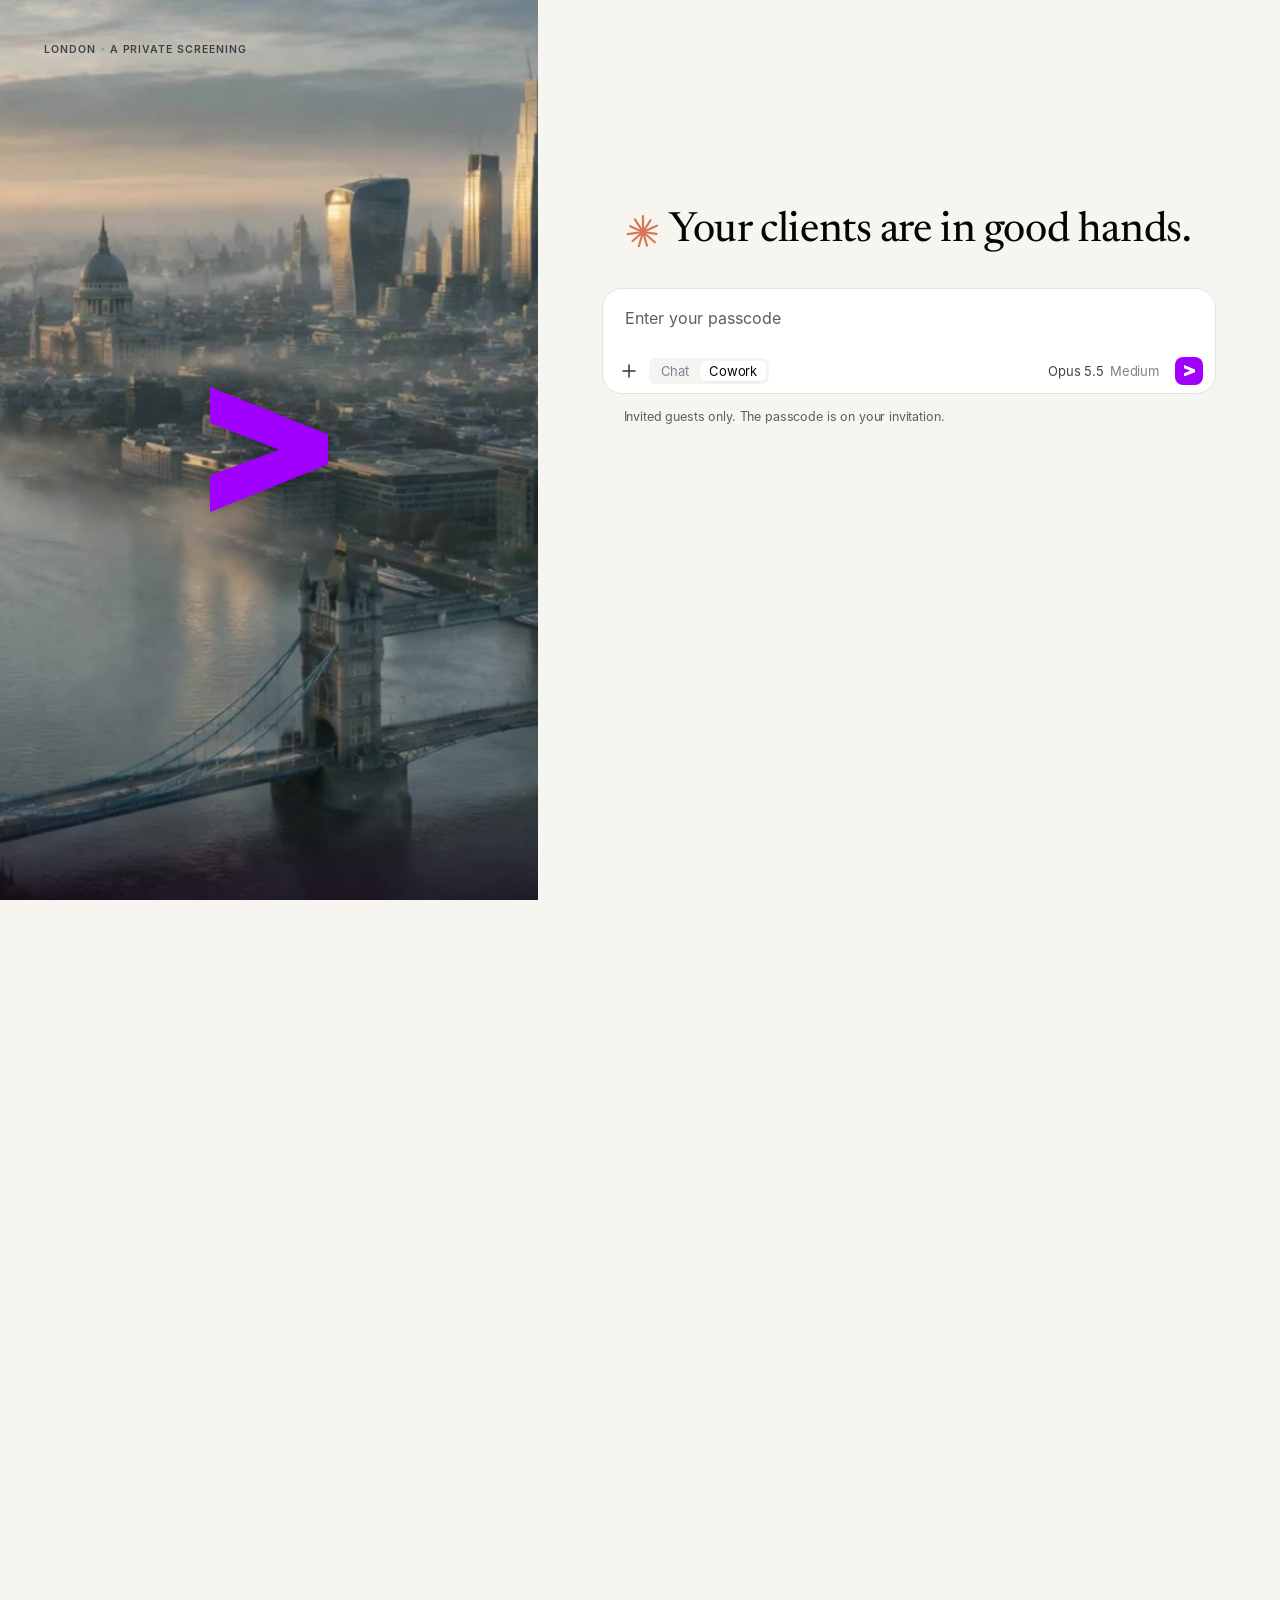
<file: index.html>
<!doctype html>
<html lang="en">
<!--
  WEALTH 360 · A PRIVATE SCREENING · London
  =================================================================
  The page IS the product. Every surface on this page is the Wealth 360
  cockpit's own: cream paper, ink text, Inter, 1 px hairlines, 8 px grid,
  12 px radii, one accent (the Accenture chevron in #A100FF).

  Nothing here is a landing-page idiom. The components are lifted, not
  redrawn, and each one does its real thing when it scrolls into view:
  rows resolve, ticks land, edges draw, figures count. Motion is the
  product's own: 300 to 600 ms on cubic-bezier(.16,1,.3,1).

  PROVENANCE, component by component, is in the README.
  =================================================================
-->
<head>
<meta charset="utf-8" />
<meta name="viewport" content="width=device-width, initial-scale=1, viewport-fit=cover" />
<title>Wealth 360 · A private screening</title>
<meta name="description" content="Wealth 360. Agents do the routine work of client servicing, Salesforce is the System of Context and agent execution, and a named person makes every decision that matters." />
<meta name="robots" content="noindex, nofollow" />
<meta name="theme-color" content="#F7F5F0" />
<link rel="icon" href="assets/favicon.svg" type="image/svg+xml" />

<link rel="preload" href="assets/fonts/Inter-Regular.woff2" as="font" type="font/woff2" crossorigin />
<link rel="preload" href="assets/fonts/Inter-SemiBold.woff2" as="font" type="font/woff2" crossorigin />

<style>
/* ============================================================
   1. THE TYPE AND THE TOKENS
   Measured off the film cells (door/index.html, room/index.html),
   which were themselves measured off the real build with PIL.
   ============================================================ */
@font-face{font-family:"Inter";font-weight:400;font-style:normal;font-display:swap;
  src:url("assets/fonts/Inter-Regular.woff2") format("woff2")}
@font-face{font-family:"Inter";font-weight:500;font-style:normal;font-display:swap;
  src:url("assets/fonts/Inter-Medium.woff2") format("woff2")}
@font-face{font-family:"Inter";font-weight:600;font-style:normal;font-display:swap;
  src:url("assets/fonts/Inter-SemiBold.woff2") format("woff2")}
@font-face{font-family:"CoworkSerif";font-weight:400;font-style:normal;font-display:swap;
  src:url("assets/fonts/Newsreader-Regular.woff2") format("woff2")}

:root{
  /* SURFACES. The page ground is the cream of the film cells (the Cowork
     window's own #FBFBF8 warmed one step); the panels are the cockpit's. */
  --paper:   #F7F5F0;
  --surface: #FBFBF8;
  --raised:  #FFFFFF;
  --overlay: #F0F0F2;
  --pillbg:  #F4F4F1;
  --circle:  #F1F1F1;
  --lilac:   #F6EFFF;   /* --accent-tint */
  --track:   #EEE6F7;

  /* INK RAMP, the cockpit's own, seated on cream */
  --ink:      #33332F;
  --ink-max:  #050503;
  --sub:      #43444D;  /* --ink-body */
  --muted:    #5B5C66;  /* --ink-muted */
  --faint:    #80818D;  /* --ink-faint */

  /* HAIRLINES, the cockpit's own */
  --divider: #ECECF1;   /* --row-divider */
  --hair:    #E8E8ED;   /* --border */
  --edge:    #DCDCE3;   /* --border-strong */
  --hair-warm:#E3E3DF;  /* the Cowork chrome's hairline */

  /* THE ONE ACCENT plus the semantic tones */
  --brand:    #A100FF;
  --accent:   #7500C0;
  --acc-hair: #E6DCFF;
  --positive: #147A46;
  --positive-bg:#EEF7F1;
  --warning:  #B15C00;
  --warning-bg:#FDF4E7;
  --coral:    #D97757;  /* the Claude asterisk, the product's other given */

  --ui: "Inter", system-ui, -apple-system, "Helvetica Neue", Arial, sans-serif;
  --serif: "CoworkSerif", Georgia, "Times New Roman", serif;

  /* MOTION. ONE language, everywhere on the page: an entrance is 240 ms of
     opacity over an 8 px rise on --ease-out, and members of one card follow
     each other 40 ms apart. Nothing on the page runs longer than 900 ms
     except the halo's bloom, and no chapter's whole reveal runs past 1.1 s,
     so a component is always finished before its section has left. */
  --ease-out:    cubic-bezier(.2,.7,.2,1);
  --ease-settle: cubic-bezier(.2,.7,.2,1);
  --ease-spring: cubic-bezier(.22,1,.36,1);
  --dur-fast:.13s; --dur-mid:.24s; --dur-odo:.6s; --beat:.24s;
  --enter:.24s; --lift:8px;

  --radius: 16px;
  --radius-ctl: 10px;
  --shadow-card: 0 1px 2px rgba(0,0,0,.03), 0 10px 28px -14px rgba(0,0,0,.1);
  --shadow-card-hover: 0 1px 2px rgba(0,0,0,.04), 0 14px 36px -12px rgba(0,0,0,.14);

  --gutter: clamp(20px, 5vw, 64px);
  --measure: 1280px;
  /* the cinema width: the film, the lockup and the endcard row all run to the
     full content width, 1440 px at most, with 48 px of paper either side */
  --measure-wide: 1440px;
  --gutter-wide: clamp(20px, 5vw, 48px);
}

*,*::before,*::after{margin:0;padding:0;box-sizing:border-box}
html{-webkit-text-size-adjust:100%}
body{
  background:var(--paper); color:var(--ink);
  font-family:var(--ui); font-size:14.5px; line-height:1.5; font-weight:400;
  letter-spacing:-.01em;
  -webkit-font-smoothing:antialiased; -moz-osx-font-smoothing:grayscale;
}
/* the one horizontal clip on the page, and it is at the document, not on a
   section: a clip on a section cuts the halo's bloom off flat at the section's
   own left and right edges. */
html,body{overflow-x:hidden}
img,svg,video{display:block; max-width:100%}
[hidden]{display:none!important}
button{font:inherit; color:inherit; background:none; border:0; cursor:pointer}
::selection{background:rgba(161,0,255,.14)}
:focus-visible{outline:2px solid var(--brand); outline-offset:3px; border-radius:4px}

.wrap{width:100%; max-width:var(--measure); margin:0 auto; padding-inline:var(--gutter)}
.wrap-w{width:100%; max-width:calc(var(--measure-wide) + 96px); margin:0 auto;
  padding-inline:var(--gutter-wide)}
.sr{position:absolute;width:1px;height:1px;overflow:hidden;clip:rect(0 0 0 0);white-space:nowrap}
.num{font-variant-numeric:tabular-nums}

/* ============================================================
   2. THE PRIMITIVES OF THE COCKPIT
   Every rule below is the app's own, taken off the live build
   (app/dist/cockpit.html) or the film cells that replicate it.
   ============================================================ */

/* .kicker: the small-caps eyebrow */
.eyebrow{
  font-size:10.5px; font-weight:600; letter-spacing:.09em;
  text-transform:uppercase; color:var(--faint); line-height:1.2;
}
.eyebrow .dot{opacity:.7; margin:0 5px}

/* .brief h1: the landing headline. Every chapter caption is set in this. */
.head{
  font-size:clamp(26px,3.6vw,40px); font-weight:600; line-height:1.12;
  letter-spacing:-.025em; color:var(--ink-max); text-wrap:balance;
}
/* .brief p */
.sub{
  margin-top:12px; font-size:14.5px; line-height:1.55; color:var(--muted);
  max-width:56ch; text-wrap:pretty;
}

/* the chevron, the only colour on the page */
.chev{color:var(--brand); font-weight:600}

/* .st: the dot chip. A 5 px circle in the tone colour, then the label.
   No fill, no border. This is the app's only status indicator. */
.st{display:inline-flex; align-items:center; gap:6px;
  font-size:12px; font-weight:500; white-space:nowrap; color:var(--faint)}
.st::before{content:""; width:5px; height:5px; border-radius:50%;
  background:currentColor; opacity:.8; flex:none}
.st.good{color:var(--positive)}
.st.warn{color:var(--warning)}
.st.acc{color:var(--accent)}
.st.mut{color:var(--faint)}

/* .xbadge: the outline pill on a table's trailing column */
.xbadge{display:inline-block; padding:2px 8px; border:1px solid var(--hair);
  border-radius:999px; font-size:11px; color:var(--muted); white-space:nowrap}
.xbadge.acc{border-color:var(--acc-hair); color:var(--accent)}

/* the Cowork context chip, from the door cell's rail */
.chip{
  display:inline-flex; align-items:center; gap:6px; height:26px;
  padding:0 11px 0 9px; border-radius:999px;
  background:var(--raised); border:1px solid var(--hair-warm);
  font-size:13px; line-height:24px; color:var(--sub); white-space:nowrap;
}
.chip svg{width:15px; height:15px; flex:none}
.chip .mk{font-weight:600; color:var(--brand); width:15px; text-align:center}

/* buttons: .eg-btn-ink and .eg-btn-quiet */
.btn{
  display:inline-flex; align-items:center; gap:7px; height:32px; padding:0 14px;
  border-radius:var(--radius-ctl); border:1px solid var(--edge); background:var(--raised);
  font-size:13px; font-weight:500; color:var(--ink);
  transition:border-color var(--dur-mid) var(--ease-out), background var(--dur-mid) var(--ease-out);
}
.btn:hover{border-color:#C6C6CE}
.btn.primary{background:#141318; border-color:#141318; color:#fff}
.btn.primary:hover{background:#000}

/* the device: a real Cowork window standing on the paper */
.device{
  background:var(--surface); border:1px solid var(--edge); border-radius:var(--radius);
  box-shadow:var(--shadow-card); overflow:hidden;
}
.dev-top{
  position:relative; height:40px; border-bottom:1px solid var(--hair-warm);
  display:flex; align-items:center; gap:8px; padding:0 14px;
}
.ic path,.ic rect,.ic circle,.ic line,.ic polyline{
  fill:none; stroke:#33332F; stroke-width:1.4; stroke-linecap:round; stroke-linejoin:round}
.ic.grey path,.ic.grey polyline,.ic.grey line,.ic.grey circle,.ic.grey rect{stroke:#55554F}
.dev-title{font-size:13px; font-weight:500; letter-spacing:-.005em; color:var(--ink-max);
  overflow:hidden; text-overflow:ellipsis; white-space:nowrap}
.dev-body{padding:26px clamp(16px,3vw,30px) 30px}

/* the composer, lifted from the door cell (109 px, 20 px radius) */
.composer{
  position:relative; background:var(--raised); border:1px solid var(--hair-warm);
  border-radius:20px; min-height:106px; padding:18px 22px 44px;
}
.composer .ph{font-size:16px; line-height:22px; color:var(--faint)}
.composer .typed{font-size:16px; line-height:22px; color:var(--ink-max);
  display:flex; align-items:center; min-height:22px}
.composer .caret{display:inline-block; width:2px; height:20px; margin-left:1px;
  background:var(--ink-max); flex:none; animation:blink 1.06s steps(1,end) infinite}
@keyframes blink{0%,50%{opacity:1}50.01%,100%{opacity:0}}
.cmp-bar{position:absolute; left:0; right:0; bottom:0; height:44px}
.cmp-bar .plus{position:absolute; left:16px; top:12px}
.cmp-bar .plus line{stroke:#33332F; stroke-width:1.5; stroke-linecap:round}
.pillbed{
  position:absolute; left:46px; top:9px; height:26px; border-radius:7px;
  background:var(--pillbg); padding:0 3px; display:flex; align-items:center; gap:2px;
}
.pillbed .p{height:20px; padding:0 9px; border-radius:5px; font-size:13px;
  line-height:20px; color:var(--faint)}
.pillbed .p.on{background:var(--raised); color:var(--ink-max); box-shadow:0 1px 2px rgba(0,0,0,.06)}
.modelmeta{position:absolute; right:56px; top:13px; font-size:13px; color:var(--sub)}
.modelmeta em{font-style:normal; color:var(--faint); margin-left:6px}
.sendbtn{
  position:absolute; right:12px; top:8px; width:28px; height:28px; border-radius:8px;
  background:var(--brand); display:grid; place-items:center; color:#fff;
  transition:transform var(--dur-mid) var(--ease-spring), box-shadow var(--dur-mid) var(--ease-out);
}
.sendbtn svg{width:11px; height:11.6px}
.sendbtn:hover{transform:translateY(-1px)}
.sendbtn.fire{box-shadow:0 0 0 6px rgba(161,0,255,.14)}

/* the run rows: the spinner resolving to the connector glyph.
   Lifted from door shot 11 and room shot 34: 19 px slot, coral dashed
   spinner, 14 px label, a 1 px thread joining the rows. */
.runrows{position:relative}
.runrow{position:relative; display:flex; align-items:center; gap:13px; height:34px}
/* the thread runs from under one glyph to the next, never past the last */
.runrow .thread{position:absolute; left:9px; top:26.5px; width:1px; height:15px; background:#DCDCD7}
.runrow:last-child .thread{display:none}
.runrow .slot{position:relative; width:19px; height:19px; flex:none}
.runrow .slot>*{position:absolute; inset:0; width:19px; height:19px}
.runrow .spin circle{fill:none; stroke:var(--coral); stroke-width:2;
  stroke-linecap:round; stroke-dasharray:3.4 5.1;
  transform-origin:9.5px 9.5px; animation:spin .9s linear infinite}
@keyframes spin{to{transform:rotate(360deg)}}
.runrow .gl{opacity:0; transform:scale(.86)}
.runrow .lbl{font-size:14px; line-height:19px; color:var(--faint);
  overflow:hidden; text-overflow:ellipsis; white-space:nowrap}
.runrow .spin,.runrow .gl{transition:opacity var(--enter) var(--ease-out), transform var(--enter) var(--ease-out)}
.runrow.done .spin{opacity:0}
.runrow.done .gl{opacity:1; transform:none}
.runrow.done .lbl{color:var(--sub)}

/* .wlrow: the worklist row. A card, 13 px radius, 15/20 padding, the
   40 px monogram, the name, the reason chips, the exposure, the arrow. */
.wl{display:flex; flex-direction:column; gap:9px}
.wlrow{
  display:flex; align-items:center; gap:18px; width:100%; text-align:left;
  background:var(--raised); border:1px solid var(--divider); border-radius:13px;
  padding:15px 20px; box-shadow:var(--shadow-card);
  transition:transform var(--dur-mid) var(--ease-out), box-shadow var(--dur-mid) var(--ease-out);
}
.wlrow:hover{transform:translateY(-1px); box-shadow:0 8px 40px #1a073629}
.mono{
  width:40px; height:40px; flex:none; border-radius:12px; background:var(--overlay);
  color:var(--muted); display:grid; place-items:center;
  font-size:12px; font-weight:600; letter-spacing:.02em;
}
.wlrow .who{min-width:0; flex:1}
.wlrow .who b{display:block; font-size:14.5px; font-weight:600; color:var(--ink-max);
  overflow:hidden; text-overflow:ellipsis; white-space:nowrap}
.wlrow .who span{font-size:11.5px; color:var(--faint)}
.wlrow .sts{display:flex; gap:16px; flex-wrap:wrap; justify-content:flex-end; align-items:center}
.wlrow .amt{text-align:right; flex:none}
.wlrow .amt b{display:block; font-size:15px; font-weight:600; color:var(--ink-max)}
.wlrow .amt span{font-size:11px; color:var(--faint)}
.wlrow .go{color:var(--faint); font-size:14px; flex:none;
  transition:transform var(--dur-mid) var(--ease-out), color var(--dur-mid) var(--ease-out)}
.wlrow:hover .go{transform:translate(3px); color:var(--accent)}

/* .card .kpis: the metric strip. One card, tiles divided by a 1 px hairline. */
.card{
  background:var(--raised); border:1px solid var(--divider); border-radius:var(--radius);
  box-shadow:var(--shadow-card);
  transition:box-shadow var(--dur-mid) var(--ease-out);
}
.kpis{display:flex; flex-wrap:wrap; overflow:hidden; border-radius:var(--radius)}
.kpi{flex:1 1 0; min-width:120px; padding:18px 22px; border-right:1px solid rgba(0,0,0,.05)}
.kpi:last-child{border-right:0}
.kpi:first-child{flex-grow:1.3}
.kpi .l{font-size:10.5px; font-weight:600; letter-spacing:.09em; text-transform:uppercase;
  color:var(--faint); white-space:nowrap; overflow:hidden; text-overflow:ellipsis}
.kpi .v{font-size:25px; font-weight:600; letter-spacing:-.02em; color:var(--ink-max);
  margin-top:6px; font-variant-numeric:tabular-nums}
.kpi .v .u{color:var(--brand)}
.kpi .v.warn{color:var(--warning)}
.kpi .s{font-size:11.5px; color:var(--muted); margin-top:3px}

/* .xlist: the table system. 10 px small-caps head, 13 px rows. */
.xhead,.xrow{display:grid; align-items:center; gap:14px; width:100%; text-align:left}
.xhead{font-size:10px; font-weight:600; letter-spacing:.09em; text-transform:uppercase;
  color:var(--faint); border-bottom:1px solid var(--hair); padding:0 12px 9px}
.xrow{border-bottom:1px solid var(--divider); padding:11px 12px; font-size:13px; color:var(--ink)}
.xrow>span:first-child{font-weight:500; color:var(--ink-max)}
.xcell{display:block; min-width:0; overflow:hidden; text-overflow:ellipsis; white-space:nowrap}
.xcell.r{text-align:right}

/* .gr: the rating ring. 46 box, r 19, stroke 4, circumference 119.4,
   drawn from 12 o'clock. Grade 4 of 8 is half the ring. */
.gr{width:46px; height:46px; flex:none}
.gr .bg{stroke:var(--overlay)}
.gr .fg{stroke:var(--brand); stroke-linecap:round; stroke-dasharray:119.4;
  stroke-dashoffset:119.4; transition:stroke-dashoffset .7s var(--ease-out)}
.gr text{font:600 14px var(--ui); fill:var(--ink-max)}
.anchor{display:flex; align-items:center; gap:12px}
.anchor .l{font-size:10.5px; font-weight:600; letter-spacing:.09em;
  text-transform:uppercase; color:var(--faint)}
.anchor .v{font-size:13px; font-weight:500; color:var(--ink-max); margin-top:2px}

.panel-h{display:flex; align-items:baseline; justify-content:space-between; gap:16px; margin-bottom:14px}
.panel-h .t{font-size:13px; font-weight:600; color:var(--ink-max)}

/* ============================================================
   3. THE GATE
   The page opens on the Cowork greeting. The invitation is typed into
   the composer and sent with the chevron. Wrong: 2 px, once. Right:
   the composer types itself out and the door sequence runs for real.
   ============================================================ */
#gate{
  position:fixed; inset:0; z-index:900; background:var(--paper);
  display:flex; align-items:stretch; overflow:hidden;
}

/* --- the left pane: the film's own sky, in motion, and the wordmark on it --- */
.gpane-mark{
  position:relative; flex:0 0 42%; min-width:0; overflow:hidden;
  background:linear-gradient(158deg,#120014 0%,#26002F 38%,#3F0069 72%,#54008C 100%);
}
/* THE PLATE IS LONDON, and it is the close's own aerial: the door opens
   on the city the page ends in, so the two are the same picture seen twice, the
   same way the hero and the close already are. 3.5 s of the same source the
   close ping-pongs, cropped 750x1072 out of it at x 420 and scaled to 672x960
   for the pane's portrait, which puts Salesforce Tower at 70% of the pane,
   clear of the centred mark and standing its full height. Lifted plum in the
   shadows on the London plate's own curve, so the grade is the pane's and the
   light is still the close's golden hour: it is a black point, not a wash.
   Slowed 1.6x with motion interpolation and mirrored into an 11 s ping-pong,
   whose turnaround and restart are both single-frame steps inside the drift's
   own frame-to-frame range, so neither join is visible. The poster is the
   loop's own first frame, so the pane is painted before a single byte of the
   loop is asked for, and under reduced motion that is all there is. */
.gplate{
  position:absolute; inset:0; width:100%; height:100%;
  object-fit:cover; object-position:50% 50%; pointer-events:none;
}
/* The scrim carries nothing for the mark. The mark is dead centre, it is lit by
   its own drop-shadow (see .gmark), and this plate's centre is haze and lit
   towers rather than the darkness the pre-dawn one resolved into: the chevron
   measures 2.1:1 against it unaided. So the scrim is reduced to the one job
   left, which is seating the pane on the paper at the bottom edge.

   It was 45% while a wordmark stood in the lower third, then 22.5% when the
   mark went to the centre. It is 14% at .60 now. The pre-dawn plate resolved
   into noise down there and needed covering; this one ends on open water under
   the bridge, which is already calm and already dark, so the seat can be a
   touch of weight at the very edge rather than a bar drawn across the picture.

   Nothing is laid over the top. A veil there is what the eyebrow would need if
   it were still white, and on a pale golden sky it reads as a plum slab across
   the one part of the plate that is pure light. The eyebrow takes ink instead
   (see .gp-eyebrow), which costs the picture nothing. */
.gscrim{
  position:absolute; left:0; right:0; bottom:0; height:14%; z-index:1;
  background:linear-gradient(to top,
    rgba(18,0,20,.60) 0%, rgba(18,0,20,.46) 22%, rgba(18,0,20,.28) 45%,
    rgba(18,0,20,.12) 70%, rgba(18,0,20,0) 100%);
}
/* THE EYEBROW IS INK, because the plate under it changed colour. On the
   pre-dawn aerial the top of the pane was almost black and white at .66 stood
   on it at 2.90:1. San Francisco puts pale golden sky there, where the same
   white measures 1.14:1 and is gone. Ink at .74 reads 6.9:1 on that sky at
   1440x900, 7.0:1 at 1920x1080 and 6.6:1 on the phone's band, against the
   2.90:1 the white was getting on the plate it was chosen for. It is the honest
   answer rather than a veil: it costs the picture nothing, and
   it is the ink the right-hand pane is already set in, so the two panes are
   lettered the same way. The faint light halo is the one concession to the
   plate's own range: where the band on a phone crops down onto the headlands
   the sky is a stop darker, and the halo keeps the line off it. */
.gp-eyebrow{
  position:absolute; left:clamp(24px,4vw,44px); top:clamp(24px,4vw,44px); z-index:3;
  color:rgba(24,20,26,.74); text-shadow:0 0 10px rgba(255,255,255,.42);
}
/* THE MARK. The pane carried the full accenture wordmark set in the lower
   third. It carries the film's own mark instead: the single chevron in
   #A100FF, the same #g-chev path the hero lockup is built on and the frame
   the film opens on, and nothing else.

   It is DEAD CENTRE on both axes, and the centring is done by layout rather
   than by percentages that would have to be kept in step with the pane's
   aspect: .gmark is the pane exactly (inset:0) and centres its one child in
   a grid. Two things follow. The centre is exact at every viewport, off by
   at most one 1/128 px of the browser's own layout rounding rather than by
   whatever a `bottom:18%` happened to land on. And the wrapper owns the
   centring while the mark owns the motion, so the settle's scale can never
   drag the mark off centre: it is scaled about its own centre, which IS the
   pane's. */
.gmark{
  position:absolute; inset:0; z-index:5;
  display:grid; place-items:center; pointer-events:none;
  /* The drop is the film's own, off type/OVERLAY.md, and it is what gives the
     mark its contrast now that the scrim is out from under it: the plate's
     centre is sky and lit towers, not the darkness the lower third resolved
     into, so the mark is lit at its own edge instead of standing on a floor.

     It is HALF the alpha it was first given. Same offset, same blur, .31 and
     .275 where it was .62 and .55. Measured at 1440x900 on the plate's own
     first frame: at full strength the drop pulled the ring of plate three to
     five px off the glyph from L 0.335 down to L 0.126, which is a dark collar
     drawn round the mark rather than light put under it. Halved, that ring
     lands at L 0.218, and the mark's reading on its own ground at 13 to 24 px
     goes 1.68:1 to 1.81:1, comfortably the right side of 1.6. The plate under
     the glyph reads 2.19:1 before and 2.12:1 after: that ratio belongs to the
     plate and the mark, and the 0.07 is the glyph's antialiased edge coming out
     from under a lighter shadow rather than the ratio itself moving.

     It sits on the WRAPPER rather than on the mark because `filter` is a
     single property: on the mark, the settle's blur keyframes would drop the
     shadow for the length of the settle. Here the two compose, and the shadow
     blurs in with the mark and breathes with it. */
  filter:drop-shadow(0 2px 20px rgba(8,0,14,.31)) drop-shadow(0 0 7px rgba(8,0,14,.275));
}
/* The film's mark is 64 px on a 1080 frame, which is modest, and this pane is
   a tall portrait rather than a wide one. 22% of the pane's WIDTH lands it at
   the film's weight; the cap keeps a wide pane from turning the mark into a
   graphic. 133 px at 1440x900, 160 px (capped) at 1920x1080, 64 px on the
   phone band. The height comes off the viewBox's own ratio.

   BOTH children of the wrapper take that width from this ONE rule: the mark,
   and the light that crosses it. They also share one grid cell, so the sweep
   can never become a second row and push the mark off the pane's centre. The
   row still stretches to the pane, so the centring is exactly the one that was
   measured, and it was re-measured after: 0.000 px on both axes at 1440x900. */
.gmark > *{grid-area:1/1; width:min(22%,160px)}
.gmark-c{
  height:auto; color:var(--brand);
  animation:gmsettle .9s cubic-bezier(.25,.46,.45,.94) both,
            gmbreath 4s ease-in-out .9s infinite;
}
/* the endcard's focus pull, unchanged: 6 px of blur and 1.04x over 900 ms */
@keyframes gmsettle{
  from{filter:blur(6px); transform:scale(1.04); opacity:0}
  40%{opacity:1}
  to{filter:blur(0); transform:scale(1); opacity:1}}
/* and then it breathes, slowly, so the pane is never quite still behind the
   composer. Opacity only: nothing here can move the centre. */
@keyframes gmbreath{0%,100%{opacity:1} 50%{opacity:.85}}
/* THE STRIKE. On the wordmark this was its chevron going half to full purple.
   This mark is already at full purple, so the strike is the other half of the
   same device: two frames to white and back. The stops are hard, so the colour
   steps rather than fades, which is the endcard's point. */
#gate.striking .gmark-c{animation:gmstrike 66ms linear 1 both}
@keyframes gmstrike{0%,49.99%{color:#fff} 50%,100%{color:var(--brand)}}

/* THE SWEEP. The endcard's one light sweep, and it is the mechanism this page
   already had: a white band clipped to the glyph, blurred into a bloom and
   screened back, so the light can only ever touch the mark. It was built for
   the accenture wordmark this mark replaced and it is unchanged here except in
   its geometry. It is a TRANSFORM and not a moving mask, because mask-position
   does not interpolate in Chromium and the band would jump the frame in one
   step instead of crossing it.

   The wordmark took the sweep once and never again. A single mark that is the
   only thing on the pane is looked at for as long as the composer is open, so
   the light comes back: 1.2 s across the glyph at 950 ms, then every 7 s. The
   repeats run at 60% of the first pass, which is what keeps it a living mark
   rather than a loop announcing itself.

   Between passes the band sits parked off the glyph's left edge, where the clip
   removes it entirely: measured on the glyph's own box against the mark at rest,
   the frame at the start of a cycle is within 2/255, which is nothing, while the
   first pass peaks at 136 and the repeat at 79. */
.gm-sweep{
  z-index:1; mix-blend-mode:screen; opacity:.62; filter:blur(3px);
  animation:gmsweepdim .2s linear 2.15s both;
}
.gm-sweep svg{display:block; width:100%; height:auto}
/* the step to 60% is taken at 2.15 s, the instant the first pass leaves the
   glyph, so the drop in strength is never seen to happen */
@keyframes gmsweepdim{to{opacity:.372}}
.gm-band{animation:gmsweep 7s linear .95s infinite both}
/* 1.2 s of travel in a 7 s cycle is 17.143% of it; the rest of the cycle is the
   band parked. The travel is in the symbol's own units: the band is 5.6 of the
   glyph's 19.792 wide, and it goes from clear of the left edge to clear of the
   right, skew included. */
@keyframes gmsweep{
  0%{transform:translateX(-5px) skewX(-12deg)}
  17.143%{transform:translateX(24px) skewX(-12deg)}
  17.144%,100%{transform:translateX(-5px) skewX(-12deg)}}
/* the strike is the mark's own moment and nothing may cross it: the light is
   gone from the frame the phrase is accepted, and the door is leaving anyway */
#gate.striking .gm-sweep{animation:none; opacity:0}

/* --- the right pane: the cream, the greeting, the composer --- */
.gpane-form{
  flex:1 1 auto; min-width:0; background:var(--paper);
  display:grid; place-items:center; padding:24px var(--gutter); overflow-y:auto;
}
#gate .gwrap{width:100%; max-width:652px}

/* THE HANDOFF, and it is the door's last 400 ms.

   The pane used to LEAVE. On the right phrase it slid out of the frame on
   frame 8 while the composer glided to the centre of the paper, so by the time
   the six connectors had resolved, the mark the visitor had struck to get in
   was long gone and the hero's lockup had to introduce a second copy of it.

   The pane stands through the whole run now, and at the end a cream veil rises
   over the plate, the scrim and the eyebrow and stops UNDER the mark. The
   picture goes and the mark stays exactly where it was standing, alone on
   cream, which is what gives the opening something to fly. The composer and
   the six resolved rows settle out over the page's own 240 ms while it
   happens, so the two are one gesture rather than two.

   Nothing here moves layout: the veil is an opacity and the wrap is an opacity
   over a 6 px rise. */
#gate.handoff .gwrap{
  opacity:0; transform:translateY(-6px); pointer-events:none;
  transition:opacity .24s var(--ease-out), transform .24s var(--ease-out);
}
/* z-index 4: over the eyebrow's 3, under the mark's 5. The mark was 2 and sat
   under the eyebrow, which never showed because the two do not overlap; it has
   to be over the veil, so it takes the top of the pane's stack. */
.gpane-mark::after{
  content:""; position:absolute; inset:0; z-index:4; background:var(--paper);
  opacity:0; pointer-events:none; transition:opacity .4s var(--ease-out);
}
#gate.handoff .gpane-mark::after{opacity:1}
/* the drop is the mark's contrast on the picture (see .gmark). On cream it is
   a smudge, so it leaves with the picture and over the same 400 ms. */
#gate.handoff .gmark{filter:none; transition:filter .4s var(--ease-out)}
.greet{
  text-align:center; font-family:var(--serif); font-size:clamp(28px,4.6vw,42px);
  line-height:1.06; color:var(--ink-max); letter-spacing:-.004em;
  display:flex; align-items:center; justify-content:center; gap:9px;
  margin-bottom:34px;
}
.greet .ast{width:34px; height:34px; flex:none}
#gate .composer{transition:transform .26s var(--ease-out)}
#gate .composer.shake{animation:nudge .26s linear 1}
@keyframes nudge{0%,100%{transform:translateX(0)}25%{transform:translateX(-2px)}
  50%{transform:translateX(2px)}75%{transform:translateX(-2px)}}
#g-input{
  width:100%; background:transparent; border:0; outline:0; color:var(--ink-max);
  font:400 16px/22px var(--ui); letter-spacing:0; padding:0; caret-color:var(--brand);
}
#g-input::placeholder{color:var(--muted)}
#g-input:-webkit-autofill{-webkit-text-fill-color:var(--ink-max);
  -webkit-box-shadow:0 0 0 1000px #fff inset; transition:background-color 9999s}
/* the courtesy line under the composer: who this is for, and where the phrase
   is. Quieter than the composer's own type, in the muted ink. */
.g-sub{
  margin-top:14px; padding-left:22px; font-size:12.5px; color:var(--muted);
  display:flex; gap:20px; flex-wrap:wrap;
}
.g-sub .no{color:var(--sub)}
#gate .runrows{margin-top:26px; padding-left:22px; opacity:0}
#gate.running .runrows{opacity:1; transition:opacity .3s var(--ease-out)}
#gate.gone{opacity:0; pointer-events:none; transition:opacity .34s var(--ease-out)}
html.locked{overflow:hidden}
/* THE SPRITE IS EXEMPT, and it has to be. This rule hides the page behind the
   gate, and it used to hide #sprite with it. A <use> clone inherits visibility
   from the use element, so every VECTOR mark in the gate's run painted anyway
   and the rule looked harmless. A raster <image> does not: Chromium will not
   paint one whose own element sits in a visibility:hidden subtree, so
   IBISWorld, the page's one raster mark, resolved to an empty slot at the door
   and to its mark everywhere else. #sprite is 0x0 and absolutely positioned,
   so leaving it visible shows nothing and paints nothing. */
html.locked body>*:not(#gate):not(#sprite){visibility:hidden}
@media (max-width:760px){
  #gate{flex-direction:column}
  .gpane-mark{flex:0 0 clamp(148px,25vh,208px)}
  /* THE BAND CROPS TO THE TOWER. A phone gets a wide, short band, so the plate
     is scaled to the band's WIDTH and only a slice of its height survives:
     about 37% of it at 208 px, 27% at 148 px. That slice is placed to hold
     Salesforce Tower, which stands between 27% and 61% of the plate. At 36%
     the window is 23% to 60% on the tall band and 26% to 53% on the short one,
     so the tower's crown is inside the frame at either end and the band reads
     as the city rather than as a strip of sky. The horizontal has no freedom
     here and none is needed: scaling to width shows the plate's full width, so
     the tower arrives wherever the crop already put it. */
  .gplate{object-position:50% 36%}
  /* the seat is deeper on the band, because the band ends mid-city rather than
     on the open water the full pane closes on, and because the cream form pane
     begins immediately under it. */
  .gscrim{height:24%}
  /* the film's own 64 px, which is what the band has room for: 22% of a
     390 px pane would draw the mark at 86 px in a 208 px band. It overrides the
     wrapper's rule rather than the mark's, so the light keeps the mark's box:
     targeting .gmark-c alone left the sweep at 85.797 px over a 64 px glyph. */
  .gmark > *{width:64px}
  .gpane-form{padding:28px var(--gutter) 40px}
}
@media (prefers-reduced-motion:reduce){
  #gate .composer.shake{animation:none; outline:1px solid var(--brand); outline-offset:2px}
  #gate.gone{transition-duration:.18s}
  /* the plate holds its poster and is never fetched; the mark is simply there,
     with no pull, no breath, no strike and no light crossing it. It keeps its
     drop, which is paint rather than motion and is the only reason it reads on
     the sky. */
  .gmark-c,#gate.striking .gmark-c{animation:none}
  .gm-sweep{display:none}
}

/* ============================================================
   3b. THE OPENING
   The 2.4 s between the last connector tick and the Watch control, and the
   one place on the page where the gate and the hero are the same object.

   THE HERO IS DRESSED BEFORE THE DOOR LEAVES. html goes .opening while the
   gate is still standing and still cream, so the page is painted underneath
   with every member of the hero already in its FINAL BOX at opacity 0. That
   is the whole layout-shift argument: the sequence is opacity, one clip and
   one transform, and nothing in it has a size to arrive at.

   The scroll is held for the length of it. The mark is flying to a box that
   was measured when the flight started, and a page that can be scrolled under
   it is a page that can move that box mid-flight.

   EVERY DURATION IS ON THE ARRIVING RULE, never on the resting one. A
   transition declared on the hidden state is a transition INTO it: adding
   .opening would have faded the hero out over its own durations instead of
   putting it there, and the plate's 600 ms of that was still running under the
   gate when the gate left. The hidden state is instant and only .op-in moves.
   ============================================================ */
html.opening{overflow:hidden}
html.opening #hero .eyebrow{opacity:0; transform:translateY(4px)}
html.opening #hero .eyebrow.op-in{
  opacity:1; transform:none;
  transition:opacity .2s var(--ease-out), transform .2s var(--ease-out);
}
/* the lockup's chevron is not revealed: it is LANDED ON. It holds at zero
   until the mark that flew out of the door arrives on its box, and the swap
   between the two is one frame on one clock (see THE OPENING in the script). */
html.opening #hero .lockup .chev{opacity:0}
/* THE NAME IS WIPED IN, not faded. The clip runs left to right out of the
   mark's own edge, so the lockup reads as one object arriving rather than as
   two things that appeared at the same time. The clip is dropped altogether
   at the end (.op-done), because inset(0) is the border box and a glyph's
   antialiased edge is allowed to sit half a pixel outside it. */
html.opening #hero .lockup span{clip-path:inset(0 100% 0 0)}
html.opening #hero .lockup span.op-in{
  clip-path:inset(0 0 0 0); transition:clip-path .48s var(--ease-out);
}
html.opening #hero .lockup span.op-done{clip-path:none; transition:none}
html.opening #hero .hero-line{opacity:0; transform:translateY(8px)}
html.opening #hero .hero-line.op-in{
  opacity:1; transform:none;
  transition:opacity .24s var(--ease-out), transform .24s var(--ease-out);
}
/* THE PLATE ARRIVES LAST, AND IT ARRIVES MOVING. The aerial has been looping
   since the phrase was accepted, so what lands is a running picture rather
   than a poster that starts a moment after it. It comes out of the endcard's
   own focus pull: 6 px of blur and 0.96 resolving over 600 ms, which is the
   same device the gate's mark arrives on and the heaviest blur on the page. */
html.opening #hero .player{opacity:0; transform:scale(.96); filter:blur(6px)}
html.opening #hero .player.op-in{
  opacity:1; transform:none; filter:none;
  transition:opacity .6s var(--ease-out), transform .6s var(--ease-out),
             filter .6s var(--ease-out);
}
html.opening #hero .pl-watch{opacity:0}
html.opening #hero .pl-watch.op-in{opacity:1; transition:opacity .2s var(--ease-out)}
/* the mark in flight. It is the gate's own mark cloned at its own rect, fixed
   over a page that is cream from edge to edge, and it is the only thing on the
   screen for 700 ms. Scaled about its top left, because a FLIP maps one border
   box onto another and the origin has to be the corner it measures from. */
#flymark{
  position:fixed; left:0; top:0; margin:0; z-index:960;
  transform-origin:0 0; pointer-events:none; will-change:transform;
}

/* ============================================================
   4. THE HERO AND THE FILM
   The lockup, the line, and then the film at full content width.
   Nothing competes with the film.
   ============================================================ */
/* ONE SCREEN. The hero holds the lockup, the line and the film inside a single
   viewport, so nothing has to be scrolled to be read. The height is --vph,
   measured once per width: 100vh is not stable on a phone, where the browser
   chrome collapses on the first gesture and every full-height section reflows
   mid-scroll. The film is the only elastic thing in the column: the head takes
   what it needs, the film takes the rest and keeps 16:9 by coming down in
   width. It is never cropped. */
#hero{
  height:var(--vph,100svh); min-height:var(--vph,100svh);
  padding:clamp(24px,5vh,56px) 0 clamp(20px,4vh,44px);
  display:flex;
}
#hero > .wrap-w{display:flex; flex-direction:column; flex:1 1 auto; min-height:0}
.hero-head{flex:none}
.hero-head{
  display:flex; align-items:flex-end; justify-content:space-between;
  gap:clamp(20px,5vw,72px); flex-wrap:wrap;
}
.lockup{
  display:flex; align-items:baseline; gap:.24em; margin-top:18px;
  font-size:clamp(56px,7vw,120px); font-weight:600; line-height:.96;
  letter-spacing:-.036em; color:var(--ink-max);
}
/* the mark is the wordmark's own chevron path, not a greater-than sign, and in
   the hero it is PURPLE for the whole of the opening and at rest. It used to
   land in ink so the lockup could strike ink to purple at the end, which put a
   black chevron on the screen between two purple ones. */
.lockup .chev,.endlock .chev{
  width:.56em; height:.59em; flex:none; align-self:center; color:var(--brand);
  position:relative; top:.02em;
}
/* so the hero's closing beat is the GATE'S own device instead, because a mark
   already at brand has nothing left to strike TO: two frames to white and
   back, hard stops, the same 66 ms as #gate.striking. */
.lockup .chev.struck{animation:lkstrike 66ms linear 1 both}
@keyframes lkstrike{0%,49.99%{color:#fff} 50%,100%{color:var(--brand)}}
/* on the close the lockup stands on the picture, so the mark starts in the
   type's own white and strikes to purple. Two frames, no fade. */
.endlock .chev{color:#fff; transition:color 83ms steps(2,end)}
.endlock .chev.struck{color:var(--brand)}
.hero-line{
  margin-bottom:.22em; font-size:clamp(22px,2.6vw,34px); font-weight:600;
  line-height:1.14; letter-spacing:-.024em; color:var(--ink-max); max-width:20ch;
}
.hero-line .dim{color:var(--muted)}
@media (max-width:900px){
  .hero-head{display:block}
  .hero-line{margin:20px 0 0}
}

/* the film. It is the flexible member of the hero's column: it takes the height
   the head leaves it and finds its own width from 16:9. */
#film{margin-top:clamp(22px,4vh,54px); flex:1 1 auto; min-height:0;
  container-type:size; display:flex; justify-content:center; align-items:center}
/* the film takes the band's height, or the height its own width allows,
   whichever is smaller: it comes down in size to fit and never in shape. */
.player{
  position:relative; flex:0 0 auto; width:auto; max-width:100%;
  height:100%;                                /* if cq units are not understood */
  height:min(100cqh, calc(100cqw * 9 / 16));  /* the band, or what the width allows */
  aspect-ratio:16/9; border-radius:12px;
  border:1px solid var(--edge); background:#0B0B0A; overflow:hidden;
  box-shadow:0 1px 2px rgba(0,0,0,.04), 0 22px 60px rgba(0,0,0,.10);
}
.player video{
  position:absolute; inset:0; width:100%; height:100%; object-fit:cover;
  display:block; background:#0B0B0A;
}
/* THE PLATE. The clean raw aerial the film's first shot was cut from, looping.
   It carried a second copy of the page's chevron dead centre so the plate and
   the reel's first frame cross-faded mark-on-mark. That cost the hero its one
   moment. The plate is bare picture now; the reel brings its own mark. */
.player .plate{opacity:1; transition:opacity .45s var(--ease-out)}
.player.started .plate{opacity:0; pointer-events:none}
.player #film-video{opacity:0; transition:opacity .35s var(--ease-out)}
.player.started #film-video{opacity:1}
.player:fullscreen{border:0; border-radius:0; aspect-ratio:auto; width:100vw; height:100vh}
.player:fullscreen video{object-fit:contain}

/* one ink control */
.pl-watch{
  position:absolute; left:clamp(14px,2.2vw,26px); bottom:clamp(14px,2.2vw,26px);
  transition:opacity .3s var(--ease-out);
}
.player.started .pl-watch{opacity:0; pointer-events:none}
.pl-watch .b{
  display:inline-flex; align-items:center; gap:10px; height:44px; padding:0 22px 0 18px;
  border-radius:999px; background:rgba(12,12,11,.82); color:#FBFBF8;
  backdrop-filter:blur(8px); -webkit-backdrop-filter:blur(8px);
  font-size:14px; font-weight:500; letter-spacing:.01em;
  transition:background .2s var(--ease-out), transform .3s var(--ease-settle);
}
.pl-watch .b:hover{background:rgba(12,12,11,.94); transform:translateY(-1px)}
.pl-watch .b svg{width:13px; height:14px; flex:none}
.pl-watch .b:focus-visible,.pl-b:focus-visible{outline:2px solid #C77DFF; outline-offset:3px}

/* the bar: one hairline, purple only while the pointer is on the film,
   then one quiet row of controls under it */
.pl-bar{
  position:absolute; left:0; right:0; bottom:0; display:flex; flex-direction:column;
  opacity:0; visibility:hidden;
  transition:opacity .25s var(--ease-out);
  background:linear-gradient(180deg,rgba(8,8,7,0) 0%,rgba(8,8,7,.52) 100%);
}
/* until the reel is running there is nothing to control: the bar is out of the
   tab order and off the hit map, so it cannot sit on top of the Watch control */
.player.started .pl-bar{visibility:visible}
.player.started:hover .pl-bar,.player.started:focus-within .pl-bar{opacity:1}
.pl-track{position:relative; height:2px; background:rgba(251,251,248,.26); cursor:pointer;
  touch-action:none}
.pl-track::before{content:""; position:absolute; left:0; right:0; top:-11px; height:22px}
.pl-track:focus-visible{outline:2px solid #C77DFF; outline-offset:5px}
.pl-buf{position:absolute; inset:0 auto 0 0; width:0; background:rgba(251,251,248,.42)}
.pl-prog{position:absolute; inset:0 auto 0 0; width:0; background:var(--brand)}
.pl-row{display:flex; align-items:center; gap:12px; padding:9px 12px 10px}
.pl-b{
  width:30px; height:30px; flex:none; border-radius:8px; display:grid; place-items:center;
  color:#FBFBF8; background:rgba(12,12,11,.66);
  transition:background .18s var(--ease-out);
}
.pl-b:hover{background:rgba(12,12,11,.92)}
.pl-b svg{width:15px; height:15px; display:block}
.pl-b path,.pl-b line,.pl-b polygon{fill:none; stroke:currentColor; stroke-width:1.6;
  stroke-linecap:round; stroke-linejoin:round}
.pl-b .fill{fill:currentColor; stroke:none}
.pl-spacer{flex:1}
.pl-b .alt{display:none}
.pl-b.on .alt{display:block}
.pl-b.on .std{display:none}
.pl-load{
  position:absolute; left:clamp(14px,2.2vw,26px); bottom:calc(clamp(14px,2.2vw,26px) + 56px); font-size:11px; font-weight:500;
  letter-spacing:.1em; text-transform:uppercase; color:rgba(251,251,248,.72);
  opacity:0; transition:opacity .2s var(--ease-out);
}
.pl-load.on{opacity:1}
.pl-time{font-size:11.5px; color:rgba(251,251,248,.72); font-variant-numeric:tabular-nums;
  letter-spacing:.01em}

/* ============================================================
   5. THE CHAPTERS
   Caption in the landing headline style, one muted sub, then the
   component at its real scale.
   ============================================================ */
/* ONE SCREEN PER CHAPTER, AND AT 1080 AND UP IT IS A SPREAD. A chapter is
   exactly one viewport and is read without being scrolled inside. The reading
   column takes 38% of the paper: the chapter counter, the caption in the
   landing headline, one muted sub, then the three facts STACKED and set at the
   size a figure deserves. The lifted component takes the other 62% and centres
   against it, with its outer edge on the content margin.

   The chapter used to put the caption and a thin row of small facts across the
   top and stand the component under them on the left, which left a wide field
   of bare cream down the right of every screen. Two columns spend that paper on
   the figures instead, and the columns alternate down the page so the scroll
   has a rhythm rather than a margin.

   Nothing clips here: the halo's bloom is allowed to bleed past this section's
   edges and behind its neighbours. */
.chapter{
  height:var(--vph,100svh); min-height:var(--vph,100svh);
  padding:clamp(26px,5vh,60px) 0; position:relative;
}
.chapter + .chapter{border-top:1px solid var(--hair)}
.chapter > .wrap{
  height:100%; display:grid;
  grid-template-columns:minmax(0,38fr) minmax(0,62fr);
  /* the flexible rows above and below centre the reading column against the
     component, while the stage keeps the whole height of the band. row-gap is
     0 so those two spacers stay symmetrical; the one gap that carries meaning,
     between the caption and the facts, is the facts' own margin. */
  grid-template-rows:minmax(0,1fr) auto auto minmax(0,1fr);
  grid-template-areas:".     stage"
                      "cap   stage"
                      "facts stage"
                      ".     stage";
  column-gap:clamp(32px,4.4vw,72px); row-gap:0;
}
.cap{grid-area:cap; align-self:end}
.facts{grid-area:facts; align-self:start; margin-top:clamp(22px,3.6vh,40px)}
.stage{grid-area:stage; position:relative; min-height:0}

/* THE RHYTHM. 02 reads left, 03 reads right, 04 left, 05 right, 06 left. 01
   keeps the browser window on the right the eleven-tabs pass built it in, and
   07 keeps its card on the right so the halo's bloom has the whole reading
   column of paper to open into. */
.chapter.flip > .wrap{
  grid-template-columns:minmax(0,62fr) minmax(0,38fr);
  grid-template-areas:"stage .    "
                      "stage cap  "
                      "stage facts"
                      "stage .    ";
}

/* THE FIT RULE. A lifted component is the size it is in the product, and some
   of them are taller than the band a full-screen chapter leaves. The component
   is taken out of flow, centred in the band, and scaled down until it fits.
   It is never cropped, and because it carries no layout height of its own,
   scaling it cannot move anything else on the page. */
.stage > .fit{
  position:absolute; left:0; right:0; top:50%;
  transform:translateY(-50%); transform-origin:center center;
}

/* THE FACTS. The product's own stat tile, stacked down the reading column and
   set large: the small-caps label, the figure at 40 px in tabular ink, the
   qualifier at 15 px muted under it, a hairline between one fact and the next.
   The figures were 28 px in a 462 px strip across the top and read as a
   caption's footnote; at 40 px down the column they are the second thing on
   the screen, which is what they are. */
.facts{display:block}
.fact{
  padding:clamp(13px,2.1vh,22px) 0;
  border-top:1px solid var(--hair);
}
.fact:first-child{border-top:0; padding-top:0}
.fact:last-child{padding-bottom:0}
.fact .fl{
  display:block; font-size:10.5px; font-weight:600; letter-spacing:.09em;
  text-transform:uppercase; color:var(--faint); line-height:1.2;
}
.fact .fv{
  display:block; margin-top:8px; font-size:40px; font-weight:600;
  letter-spacing:-.028em; line-height:1; color:var(--ink-max);
  font-variant-numeric:tabular-nums;
}
.fact .fs{display:block; margin-top:8px; font-size:15px; line-height:1.4;
  color:var(--muted); text-wrap:pretty}
/* a fact the product states in words rather than a figure takes the row it is
   given, set one step under the figure so the column keeps its beat */
.fact .fp{display:block; margin-top:8px; font-size:19px; line-height:1.32;
  font-weight:500; letter-spacing:-.014em; color:var(--sub); text-wrap:pretty}

/* Below the width at which the reading column and the component can stand side
   by side, the spread closes: the text block goes above, the facts become one
   row of the SAME large figures under it, and the component takes the band
   below. The chapter is still exactly one screen. */
@media (max-width:1079.98px){
  .chapter > .wrap,.chapter.flip > .wrap{
    grid-template-columns:minmax(0,1fr);
    grid-template-rows:auto auto minmax(0,1fr);
    grid-template-areas:"cap" "facts" "stage";
    row-gap:clamp(14px,2.4vh,28px);
  }
  .cap{align-self:start}
  .facts{align-self:start; margin-top:0; display:flex; align-items:stretch; gap:0}
  .fact{
    flex:1 1 0; min-width:0; padding:2px 0 2px 18px; margin-left:18px;
    border-top:0; border-left:1px solid var(--hair);
  }
  .fact:first-child{padding-left:0; margin-left:0; border-left:0}
  .fact .fv{margin-top:9px}
  .fact .fs{font-size:13px; margin-top:6px}
  .fact .fp{font-size:16px; margin-top:9px; line-height:1.34}
}
/* A PHONE IS NOT A SCREENING ROOM. Below the width at which a lifted component
   still reflows into something a hand can read, the chapter stops being exactly
   one screen and becomes AT LEAST one: the component goes back into flow at its
   own size and the section grows under it. Scaling the cockpit to 45% to make
   it fit a 390 px frame would fit it and lose it. The hero, the breathers and
   the close stay exactly one screen everywhere, because their content is
   pictures and type, which do scale. */
@media (max-width:899px){
  .chapter{height:auto; min-height:var(--vph,100svh); display:flex; align-items:center}
  .chapter > .wrap{height:auto; flex:1 1 auto; grid-template-rows:auto auto auto}
  .stage > .fit{position:static; transform:none!important}
  /* and the hero's own column stops stretching: the lockup, the line and the
     film stand together in the middle of the screen rather than at its ends */
  #hero > .wrap-w{justify-content:center}
  #film{container-type:normal; display:block; flex:0 0 auto}
  #film .player{height:auto; width:100%}
  .fact .fv{font-size:32px}
}
/* Three 32 px figures cannot stand across a phone: $66.50M alone is wider than
   the third of the screen a row would give it. Below this the facts stack again
   and keep their size, which is the one thing worth keeping. The chapter is
   already free to grow here, so the column costs nothing. */
@media (max-width:559.98px){
  .facts{display:block}
  .fact{
    flex:none; padding:clamp(11px,1.8vh,16px) 0; margin-left:0;
    border-left:0; border-top:1px solid var(--hair);
  }
  .fact:first-child{border-top:0; padding-top:0}
  .fact .fl{font-size:10px; letter-spacing:.085em}
  .fact .fv{font-size:32px; margin-top:7px}
  .fact .fs{font-size:14px; margin-top:6px}
  .fact .fp{font-size:17px; margin-top:7px}
}

/* THE SNAP. Proximity, never mandatory: a section settles into the frame when
   the gesture ends near one, and a trackpad flick still travels as far as the
   hand asked it to. */
html{scroll-snap-type:y proximity}
#hero,.chapter,.breath,#end{scroll-snap-align:start}
/* and only where a section IS one screen. Below that a chapter is taller than
   the frame, and a snap point at its top is something to be pulled back to. */
@media (max-width:899px){ html{scroll-snap-type:none} }

/* the chapter counter, set in the eyebrow */
.chno{margin-bottom:13px}
.chno b{font-weight:600; color:var(--ink-max)}
.chno i{font-style:normal; margin:0 7px; opacity:.55}

/* ENTER. The whole page arrives this one way: 8 px, 240 ms, --ease-out.
   The cards used to arrive out of a rotateY(-6deg) tilt and settle flat. On a
   real scroll that read mechanical, not cinematic: a flat rectangle swinging on
   a hinge while the paper under it stayed still. It is gone. */
.rise{opacity:0; transform:translateY(var(--lift))}
.js .rise{will-change:opacity,transform}
.rise.in{opacity:1; transform:none;
  transition:opacity var(--enter) var(--ease-out), transform var(--enter) var(--ease-out)}

/* ------------------------------------------------------------
   THE BREATHER. The film's own device between chapters: one of
   its people shots, full bleed, a 1.04x Ken Burns on the scroll,
   and the film's headline typed over the person at 24 chars a
   second. White, one purple key word, the film's own drop.
   ------------------------------------------------------------ */
/* A breather is one screen tall, and the height is MEASURED and then held.
   100svh is stable but 100vh is not: on a phone the browser chrome collapses on
   the first scroll, every full-height section reflows mid-gesture, and the page
   lurches. --vph is written once per width and never touched again. */
.breath{position:relative; height:var(--vph,100svh); min-height:480px; overflow:hidden; background:#0B0B0A}
.breath > img{
  position:absolute; inset:0; width:100%; height:100%; object-fit:cover;
  transform-origin:52% 46%; will-change:transform;
}
/* a 16:9 two-shot cannot hold both faces in a portrait crop, so on a phone it
   frames the one the laptop is being turned towards */
@media (max-width:640px){ #breath-3 > img{object-position:57% 48%} }
.breath-type{
  position:absolute; z-index:2; left:clamp(20px,5vw,64px); right:clamp(20px,5vw,64px);
  bottom:clamp(52px,13vh,132px);
  font-size:clamp(30px,5.2vw,82px); font-weight:600; line-height:1.05;
  letter-spacing:-.028em; color:#FFFFFF; text-wrap:balance;
  text-shadow:0 2px 18px rgba(0,0,0,.28), 0 0 2px rgba(0,0,0,.28);
}
.breath-type .key{color:var(--brand)}
.breath-type .rest{visibility:hidden}
/* The caret is taken out of the line and moved by transform alone: a typing
   line then costs nothing in layout, and nothing on the page ever shifts. */
.breath-type .caret{
  position:absolute; left:0; top:0; width:.052em; height:.84em;
  background:#FFFFFF; box-shadow:0 2px 18px rgba(0,0,0,.28);
  transform:translate3d(0,0,0); will-change:transform; opacity:0;
}
.breath.typing .caret{opacity:1; transition:opacity .12s var(--ease-out)}
.breath.said .caret{opacity:0; transition:opacity .3s var(--ease-out) .5s}
/* the zero-size marker the caret follows; it paints nothing */
.breath-type .mk{display:inline-block; width:0; height:0; overflow:hidden}

/* ------------------------------------------------------------
   a. THE ELEVEN TABS.
   A real browser window, in the same chrome language as the
   Cowork window lifted from the door cell: the cream titlebar,
   three lights, a tab strip, an address bar.

   The eleven are crammed into one row the way a browser crams
   them. Every tab is flex:1 1 0 with min-width:0, so each one
   compresses to a 16 px favicon and a title clipped by the tab
   itself, and the strip never wraps into a list of words. On a
   phone the tabs hold 108 px and the strip scrolls instead, so
   they visibly overflow rather than shrink to nothing.

   The close is the browser's own. The closing tab animates its
   OWN max-width to zero; flex re-solves while that width is
   changing, so its siblings re-flow continuously rather than
   jumping to their new size. The last tab left widens into the
   Cowork tab and the address bar drops to one word.

   The window's height is fixed from first paint and no close
   touches it, so nothing here is on the layout-shift ledger.
   ------------------------------------------------------------ */
.bwin{
  width:100%;
  background:var(--surface); border:1px solid var(--edge); border-radius:var(--radius);
  box-shadow:var(--shadow-card); overflow:hidden;
}
.bwin-top{
  height:44px; display:flex; align-items:flex-end; gap:10px;
  padding:0 12px; background:var(--pillbg); border-bottom:1px solid var(--hair-warm);
}
.lights{display:flex; align-items:center; gap:7px; height:44px; flex:none}
.lights i{width:11px; height:11px; border-radius:50%; background:#DCDCD7; display:block}
.tabstrip{
  flex:1 1 auto; min-width:0; display:flex; align-items:stretch;
  height:44px; padding-top:7px;
  scrollbar-width:none; -ms-overflow-style:none;
}
.tabstrip::-webkit-scrollbar{display:none}
.btab{
  position:relative; flex:1 1 0; min-width:0; max-width:186px;
  display:flex; align-items:center; gap:6px;
  height:37px; padding:0 9px; border-radius:8px 8px 0 0;
  background:#EFEFEB; border:1px solid var(--hair-warm); border-bottom:0;
  color:var(--faint); overflow:hidden;
  /* the close is the browser's mechanic, not the page's entry gesture, so it
     carries its own 260 ms rather than --enter */
  transition:max-width .26s var(--ease-out), padding .26s var(--ease-out),
             border-width .26s var(--ease-out), margin .26s var(--ease-out),
             opacity .17s var(--ease-out),
             background var(--enter) var(--ease-out), color var(--enter) var(--ease-out);
}
.btab + .btab{margin-left:2px}
.btab .fav{width:16px; height:16px; flex:none}
.btab .fav path,.btab .fav circle,.btab .fav rect{
  fill:none; stroke:currentColor; stroke-width:1.4; stroke-linecap:round; stroke-linejoin:round}
/* the Boom Spreading mark is a solid glyph rather than a line one, so in the
   strip it takes the same grey as a fill instead of as a stroke */
.btab .fav.solid path{fill:currentColor; stroke:none}
/* the title is a child of the tab and is clipped BY the tab, so the strip
   cannot read as a row of loose words even if a rule above fails to land */
.btab .tt{
  font-size:12px; line-height:16px; letter-spacing:-.005em;
  white-space:nowrap; overflow:hidden; text-overflow:clip; min-width:0; flex:1 1 auto;
}
.btab.gone{max-width:0; padding-left:0; padding-right:0; border-width:0; margin-left:0; opacity:0}
/* the survivor becomes the Cowork tab: it widens, lifts to the raised ground,
   and swaps its favicon and its title for the product's own */
.btab.only{
  max-width:none; background:var(--raised); color:var(--ink-max);
  transition:max-width .42s var(--ease-settle), background .3s var(--ease-out),
             color .3s var(--ease-out);
}
.btab .fav.b,.btab .tt.b{
  position:absolute; top:50%; transform:translateY(-50%); opacity:0;
  transition:opacity .2s var(--ease-out);
}
.btab .fav.b{left:9px; color:var(--brand)}
.btab .tt.b{left:31px; right:9px; height:16px; font-weight:500}
.btab.only .fav.a,.btab.only .tt.a{opacity:0; transition:opacity .2s var(--ease-out)}
.btab.only .fav.b,.btab.only .tt.b{opacity:1}

.bwin-url{
  height:40px; display:flex; align-items:center; gap:9px; padding:0 14px;
  background:var(--surface); border-bottom:1px solid var(--divider);
}
.bwin-url .lock{width:13px; height:13px; flex:none; color:var(--faint)}
.bwin-url .lock path,.bwin-url .lock rect{fill:none; stroke:currentColor; stroke-width:1.3;
  stroke-linecap:round; stroke-linejoin:round}
.urlbox{position:relative; flex:1 1 auto; min-width:0; height:26px; display:flex;
  align-items:center; background:var(--pillbg); border-radius:7px; padding:0 11px;
  overflow:hidden}
.urlbox span{font-size:12px; line-height:26px; color:var(--faint); white-space:nowrap;
  overflow:hidden; text-overflow:ellipsis; transition:opacity var(--enter) var(--ease-out)}
.urlbox .u2{position:absolute; left:11px; opacity:0; color:var(--sub)}
.bwin.landed .urlbox .u1{opacity:0}
.bwin.landed .urlbox .u2{opacity:1}
/* the record the banker is reading, at rest under the chrome */
.bwin-page{height:196px; background:var(--raised); padding:20px 22px; overflow:hidden}
.sk{display:flex; flex-direction:column; gap:11px}
.sk i{display:block; height:8px; border-radius:3px; background:var(--divider)}
.sk i:nth-child(1){width:32%; background:#E4E4E9}
.sk i:nth-child(2){width:64%}
.sk i:nth-child(3){width:52%}
.sk i:nth-child(4){width:58%}
.sk i:nth-child(5){width:41%}
.sk i:nth-child(6){width:47%}
/* the payoff, in the landing headline style. Its box is reserved from first
   paint and the line is short enough never to wrap at any width, so typing it
   moves nothing. */
.notthis{
  margin:30px 0 0; font-size:clamp(20px,2.4vw,28px); font-weight:600;
  letter-spacing:-.022em; color:var(--ink-max); min-height:1.24em;
}

/* c. the chip strip */
.chipstrip{display:flex; flex-wrap:wrap; gap:8px; margin-top:26px}
.chipstrip .chip{opacity:0; transform:translateY(6px)}
.chipstrip.in .chip{opacity:1; transform:none;
  transition:opacity var(--enter) var(--ease-out), transform var(--enter) var(--ease-out)}
.chipstrip.in .chip:nth-child(2){transition-delay:40ms}
.chipstrip.in .chip:nth-child(3){transition-delay:80ms}
.chipstrip.in .chip:nth-child(4){transition-delay:120ms}
.chipstrip.in .chip:nth-child(5){transition-delay:160ms}
.chipstrip.in .chip:nth-child(6){transition-delay:200ms}
.striplbl{font-size:12px; color:var(--muted); margin-top:26px}

/* d. the ownership graph */
.graph{width:1080px; max-width:100%; height:auto; display:block}
/* pathLength="1" makes every edge draw at the same rate whatever its length */
.graph .edge{fill:none; stroke:#DCDCE3; stroke-width:1.25; stroke-linecap:round;
  stroke-dasharray:1; stroke-dashoffset:1}
.graph.in .edge{stroke-dashoffset:0; transition:stroke-dashoffset .3s var(--ease-out)}
.graph.in .edge.bus{transition:stroke-dashoffset .3s var(--ease-out) .14s}
.graph.in .edge.stem{transition:stroke-dashoffset .26s var(--ease-out) .3s}
.graph .nbox{fill:#fff; stroke:var(--divider); stroke-width:1}
.graph .nbox.borrower{stroke:var(--acc-hair); stroke-width:1.25}
.graph .nname{font:500 13px var(--ui); fill:var(--ink-max); letter-spacing:-.01em}
.graph .nrole{font:600 10px var(--ui); fill:var(--faint); letter-spacing:.09em}
.graph .nrole.acc{fill:var(--accent)}
.graph .node{opacity:0; transform:translateY(var(--lift))}
.graph.in .node{opacity:1; transform:none;
  transition:opacity var(--enter) var(--ease-out), transform var(--enter) var(--ease-out)}
.graph.in .node:nth-of-type(2){transition-delay:40ms}
.graph.in .node:nth-of-type(3){transition-delay:80ms}
.graph.in .node:nth-of-type(4){transition-delay:120ms}
.graph.in .node.borrow{transition-delay:.44s}
.graph .arrow{fill:#DCDCE3; opacity:0}
.graph.in .arrow{opacity:1; transition:opacity var(--enter) var(--ease-out) .58s}
.nodechip{
  display:inline-flex; align-items:center; gap:8px; height:26px; padding:0 12px;
  border-radius:999px; background:var(--lilac); border:1px solid #E4D5F5;
  font-size:11px; font-weight:600; letter-spacing:.09em; color:#6A17A6;
  margin-top:22px; opacity:0; transform:translateY(var(--lift));
}
.nodechip.in{opacity:1; transform:none;
  transition:opacity var(--enter) var(--ease-out), transform var(--enter) var(--ease-out)}

/* e. the modification card */
.modcard{
  display:flex; align-items:center; justify-content:space-between; gap:24px;
  flex-wrap:wrap;
  background:var(--raised); border:1px solid var(--hair); border-radius:10px;
  padding:18px 20px; margin-top:18px;
  opacity:0; transform:translateY(var(--lift));
}
.modcard.in{opacity:1; transform:none;
  transition:opacity var(--enter) var(--ease-out), transform var(--enter) var(--ease-out)}
.modcard .fac{font-size:13px; font-weight:500; color:var(--ink-max)}
.modcard .facm{font-size:12px; color:var(--muted); margin-top:3px}
.delta{display:flex; align-items:center; gap:14px; font-variant-numeric:tabular-nums}
.delta .from{font-size:18px; font-weight:500; color:var(--muted);
  text-decoration:line-through; text-decoration-thickness:1px}
.delta .to{font-size:22px; font-weight:600; letter-spacing:-.02em; color:var(--brand)}
.delta .ar{color:var(--faint); font-size:15px}
.checked{
  display:flex; align-items:center; gap:8px; margin-top:16px;
  font-size:13px; color:var(--sub); opacity:0;
}
.checked.in{opacity:1; transition:opacity var(--enter) var(--ease-out)}
.tick{width:16px; height:16px; flex:none; color:var(--positive)}

/* f. the memo drafting */
.draftline{font-size:14px; color:var(--sub); margin-bottom:16px}
.draftline b{font-weight:600; color:var(--ink-max); font-variant-numeric:tabular-nums}
.seclist{display:grid; gap:0}
.secrow{
  display:flex; align-items:center; gap:12px; height:38px;
  border-bottom:1px solid var(--hair); font-size:13px; color:var(--muted);
}
.secrow:last-child{border-bottom:0}
.secrow .sst{width:16px; height:16px; flex:none; position:relative}
.secrow .sst>svg{position:absolute; inset:0; width:16px; height:16px}
.secrow .sst .tk{opacity:0; transform:scale(.7); transform-origin:center;
  transition:opacity var(--enter) var(--ease-out), transform var(--enter) var(--ease-out); color:var(--positive)}
.secrow.done .sst .tk{opacity:1; transform:none}
.secrow.done{color:var(--sub)}
.secrow.writing .sst .wr{color:var(--coral)}
.secrow .wr{opacity:0}
.secrow.writing .wr{opacity:1}
.memohead{
  display:flex; align-items:center; gap:12px; margin-bottom:16px;
  padding-bottom:14px; border-bottom:1px solid var(--hair);
}
.memohead .mk{font-size:11px; font-weight:600; letter-spacing:.16em;
  text-transform:uppercase; color:var(--ink-max)}
.memohead .mk .re{color:var(--brand)}
.attest{
  display:flex; align-items:center; gap:9px; margin-top:18px; padding:10px 14px;
  border-radius:8px; background:var(--lilac); border:1px solid #E9DDF7;
  font-size:12.5px; color:#5E1996;
}
.attest .att-dot{width:7px; height:7px; border-radius:999px; background:currentColor; flex:none}
.attest b{font-weight:600}
.memoctrl{display:flex; gap:8px; margin-top:18px; flex-wrap:wrap}

/* g. the plan, the approve, the halo */
.plan{background:var(--raised); border:1px solid var(--hair); border-radius:10px; padding:18px 20px}
.plan .ph{font-size:11px; font-weight:600; letter-spacing:.12em; text-transform:uppercase;
  color:var(--muted); margin-bottom:12px}
.planrow{display:flex; gap:12px; align-items:flex-start; padding:8px 0; font-size:13px;
  color:var(--sub); border-bottom:1px solid var(--hair)}
.planrow:last-child{border-bottom:0}
.planrow .n{width:20px; height:20px; border-radius:999px; background:var(--circle);
  font-size:11px; line-height:20px; text-align:center; color:var(--sub); flex:none}
.approvebar{display:flex; align-items:center; gap:12px; margin-top:20px; flex-wrap:wrap}
/* the note grows from one sentence to another when the plan runs: it keeps the
   taller box from the start so nothing below it moves */
.approvebar .note{font-size:12px; color:var(--muted); min-height:1.5em}
@media (max-width:640px){ .approvebar .note{flex:1 1 100%; min-height:3em} }
#approve{position:relative; overflow:hidden}
#approve.armed{box-shadow:0 0 0 5px rgba(161,0,255,.13)}

/* the dim: one stop, the whole page, once */
#dim{
  position:fixed; inset:0; z-index:60; background:rgba(44,38,28,.26);
  opacity:0; pointer-events:none; transition:opacity .7s var(--ease-out);
}
#dim.on{opacity:1}

/* the halo, the one piece of spectacle in the page.
   The chapter's fit is a transform, and a transform is a stacking context, so
   the halo cannot climb over the page dim from inside it: the fit itself is
   what stands above the dim, and the plan card goes down with the page by its
   own hand rather than by the overlay's. */
#ch-g .stage > .fit{z-index:70}
#planbox{transition:opacity .7s var(--ease-out)}
#planbox.under{opacity:.34}
.halostage{position:relative; z-index:70}
/* The bloom can only be painted where there is paper. Below the width at which
   the light needs more room than the gutter leaves, the chapter's own stage
   pulls in, the two cards narrow together, and the light gets its paper back.
   Without this the canvas is wider than the phone and the glow is sliced flat
   at both screen edges.

   Only once the spread has closed. Above 1080 the stage is already 62% of the
   paper and the card is drawn inside it, so the pad has the whole reading
   column to open into on the inner side and the page's own gutter on the
   outer, and the light lands on zero well before either. */
@media (max-width:1079.98px){ #ch-g .stage{padding-inline:clamp(26px,8.5vw,88px)} }
/* The halo's box is written by JS off the dossier's measured rect, so its
   centre is the card's centre at every viewport. The values below are only
   what it wears before the first measurement. */
#halo{
  position:absolute; left:0; top:0; width:0; height:0; opacity:0; pointer-events:none;
  transition:opacity .9s var(--ease-out);
}
.halostage.lit #halo{opacity:1}
.dossier{
  position:relative; z-index:2; background:var(--raised); border:1px solid var(--hair);
  border-radius:12px; padding:22px 24px; max-width:720px; margin:0 auto;
  box-shadow:0 1px 2px rgba(0,0,0,.03);
  transition:box-shadow .8s var(--ease-out), transform .6s var(--ease-settle);
}
.halostage.lit .dossier{box-shadow:0 6px 40px rgba(0,0,0,.10); transform:translateY(-2px)}
.dossier .dh{display:flex; align-items:baseline; justify-content:space-between; gap:16px;
  padding-bottom:14px; border-bottom:1px solid var(--hair); margin-bottom:4px}
.dossier .dt{font-size:14px; font-weight:600; color:var(--ink-max)}
.dossier .dv{font-size:12px; color:var(--muted); font-variant-numeric:tabular-nums}
.execrow{display:flex; align-items:center; gap:12px; height:42px;
  border-bottom:1px solid var(--hair); font-size:13px; color:var(--sub);
  opacity:0; transform:translateY(var(--lift))}
.execrow:last-child{border-bottom:0}
.execrow.in{opacity:1; transform:none;
  transition:opacity var(--enter) var(--ease-out), transform var(--enter) var(--ease-out)}
.execrow .w{margin-left:auto; font-size:12px; color:var(--muted)}

/* ============================================================
   6. THE END
   ============================================================ */
/* THE CLOSE. One screen, and the only place on the page where the picture
   carries the type instead of standing beside it. The picture is now the city
   they are being asked to come to, full bleed and drifting, and it is dressed
   with ONE scrim: a single bottom-up gradient, transparent at 45% of the height
   and rgba(20,12,28,.72) at the floor. No cream wash, no top scrim, nothing
   stacked. The type sits in the lower third on the film's own left margin, the
   place card is right-aligned with its bottom edge on the headline's, and the
   hairline row keeps the floor. */
#end{
  position:relative; overflow:hidden; background:#171021;
  height:var(--vph,100svh); min-height:var(--vph,100svh); display:flex;
}
.endplate{
  position:absolute; inset:0; width:100%; height:100%; object-fit:cover; z-index:0;
}
.endscrim{
  position:absolute; inset:0; z-index:1; pointer-events:none;
  background:linear-gradient(180deg, rgba(20,12,28,0) 45%, rgba(20,12,28,.72) 100%);
}
#end > .wrap-w{
  position:relative; z-index:2; flex:1 1 auto; min-height:0;
  display:flex; flex-direction:column; padding-top:clamp(28px,6vh,72px);
}
/* the type and the card are one baseline row: align-items:flex-end puts the
   card's bottom edge exactly on the bottom of the headline's line box, and
   both ends of the row sit on the content margin the film runs to. */
.endgrid{
  margin-top:auto; display:flex; align-items:flex-end;
  justify-content:space-between; gap:clamp(24px,5vw,72px);
}
.endcentre{flex:0 1 auto; min-width:0}
.endbrow{color:rgba(255,255,255,.74)}
.endlock{
  display:flex; align-items:baseline; gap:.24em; margin-top:16px;
  font-size:clamp(56px,7vw,120px); font-weight:600; line-height:.96;
  letter-spacing:-.036em; color:#fff;
}
.endhead{
  margin-top:clamp(14px,2.4vh,26px);
  font-size:clamp(26px,3.6vw,40px); font-weight:600; line-height:1.12;
  letter-spacing:-.025em; color:#fff; text-wrap:balance;
}
/* THE PLACE. The cockpit's own card, standing on the picture: white, 12 px,
   one hairline, the dossier's shadow. The map is real OpenStreetMap geometry
   drawn in the product's language rather than a screenshot of somebody's tiles,
   and the pin at 690 Folsom opens once when the close arrives. */
.place{
  flex:none; width:420px; background:var(--raised); border:1px solid var(--hair);
  border-radius:12px; box-shadow:0 1px 2px rgba(0,0,0,.03); overflow:hidden;
}
.place-map{display:block; aspect-ratio:800 / 520}
.place-map svg{display:block; width:100%; height:100%}
.place-row{
  display:flex; align-items:baseline; gap:9px;
  padding:13px 16px 14px; border-top:1px solid var(--hair);
}
.place-name{flex:none; font-size:15px; font-weight:600; color:var(--ink-max)}
.place-addr{font-size:15px; color:var(--sub); min-width:0;
  white-space:nowrap; overflow:hidden; text-overflow:ellipsis}
.place-link{
  flex:none; margin-left:auto; font-size:13px; color:var(--sub);
  border-bottom:1px solid var(--edge); padding-bottom:1px;
  transition:color var(--dur-mid) var(--ease-out),
             border-color var(--dur-mid) var(--ease-out);
}
.place-link:hover{color:var(--ink-max); border-bottom-color:var(--ink-max)}
#end .pin-halo{transform-box:fill-box; transform-origin:50% 50%; opacity:0}
#end.lit .pin-halo{animation:pinland 1.25s var(--ease-spring) .3s both}
@keyframes pinland{
  0%{transform:scale(.25); opacity:0}
  56%{transform:scale(1.22); opacity:1}
  100%{transform:scale(1); opacity:1}
}
/* the hairline row keeps the floor of the frame, on the picture now rather
   than on paper, so its ink is white at 70% and its rule is white at 24% */
.endrow{
  display:flex; align-items:center; justify-content:space-between; gap:20px;
  flex-wrap:nowrap; margin-top:clamp(22px,4vh,44px);
  padding:20px 0 clamp(20px,3.4vh,34px);
  border-top:1px solid rgba(255,255,255,.24);
}
.endrow .lg{height:17px; width:auto; opacity:.7}
/* the control carried a small chevron, a third mark on a screen allowed two.
   It takes the place card's affordance instead: a hairline under the words. */
.again{font-size:13px; color:rgba(255,255,255,.7);
  border-bottom:1px solid rgba(255,255,255,.28); padding-bottom:1px;
  transition:color .18s var(--ease-out), border-color .18s var(--ease-out)}
.again:hover{color:#fff; border-bottom-color:#fff}
/* under 1080 the row has no paper left for a 420 px card beside a 7vw lockup,
   so the card goes full width under the type, which is what it does on a
   phone anyway */
@media (max-width:1080px){
  .endgrid{flex-direction:column; align-items:stretch; gap:clamp(20px,3.2vh,30px)}
  .place{width:100%}
}
/* on a phone the card is 350 px wide and the three things in its row want 374,
   so the address takes its own line under the name rather than being clipped */
@media (max-width:440px){
  .place-row{flex-wrap:wrap; row-gap:2px}
  .place-link{order:2}
  .place-addr{order:3; flex:1 0 100%; white-space:normal}
}
@media (prefers-reduced-motion:reduce){
  #end .pin-halo{opacity:1; animation:none}
}

/* ============================================================
   7. NARROW. The components reflow the way the artifact does.
   ============================================================ */
@media (max-width:1024px){
  .kpi{flex:1 1 30%; min-width:33%}
  .kpi:nth-child(3n){border-right:0}
  .kpi:nth-child(-n+3){border-bottom:1px solid rgba(0,0,0,.05)}
  .kpi:first-child{flex-grow:1}
}
@media (max-width:720px){
  .kpi{flex:1 1 50%; min-width:50%; padding:15px 18px}
  .kpi .l{white-space:normal; overflow:visible}
  .kpi:nth-child(3n){border-right:1px solid rgba(0,0,0,.05)}
  .kpi:nth-child(2n){border-right:0}
  .kpi:nth-child(-n+4){border-bottom:1px solid rgba(0,0,0,.05)}
  .kpi .v{font-size:21px}
  .dev-body{padding:20px 16px 24px}
}
@media (max-width:640px){
  body{font-size:14px}
  /* a phone does not have the paper to compress eleven tabs and still show a
     favicon and a letter of each. So it does what a phone browser does: the
     tabs hold their size and the strip scrolls, and they overflow in view.
     This scroller is the one place on the page allowed to scroll sideways. */
  .tabstrip{overflow-x:auto; overscroll-behavior-x:contain}
  .btab{flex:0 0 108px; max-width:108px}
  /* the eleven hold their size here, but the one they become is still the full
     Cowork tab: it takes the row back once it is the only one left in it */
  .btab.only{flex:1 1 auto; max-width:none}
  .bwin-page{height:132px; padding:16px 18px}
  /* the row reflows the way the artifact does: the monogram and the arrow
     drop out, the name and the exposure stack, the reason chips stay */
  .wlrow{flex-wrap:wrap; gap:10px 14px; padding:14px 16px}
  .mono,.wlrow .go{display:none}
  .wlrow .who{flex:1 1 100%}
  .wlrow .sts{justify-content:flex-start; flex:1}
  .wlrow .amt{text-align:right}
  .greet{font-size:26px}
  .composer{padding:16px 18px 44px}
  .modelmeta{display:none}
  .delta{width:100%; justify-content:flex-start}
  .memoctrl .btn{flex:1 1 auto; justify-content:center}
  .endrow{gap:14px; padding:18px 0 26px}
  .endrow .lg{height:15px}
  /* chapter g's two cards narrow to give the bloom its paper, so their rows
     have to be allowed to grow rather than hold a fixed height and overlap */
  .dossier{padding:18px 18px}
  .plan{padding:16px 18px}
  .dossier .dh{flex-direction:column; align-items:flex-start; gap:3px}
  .execrow{height:auto; min-height:38px; padding:9px 0; align-items:flex-start;
    gap:10px; font-size:12.5px; line-height:1.4}
  .execrow .tick{margin-top:1px}
  .execrow .w{margin-top:0; white-space:nowrap; padding-left:10px; font-size:11.5px}
  .planrow{align-items:flex-start}
}

.scrollx{overflow-x:auto}

@media (prefers-reduced-motion:reduce){
  *,*::before,*::after{animation-duration:.01ms!important; animation-iteration-count:1!important;
    transition-duration:.01ms!important}
  .rise,.modcard,.checked,.nodechip,.execrow,.chipstrip .chip{
    opacity:1!important; transform:none!important}
  .breath > img{transform:none!important}
  .breath .caret{opacity:0!important}
  .graph .edge{stroke-dashoffset:0!important}
  .graph .node,.graph .arrow{opacity:1!important; transform:none!important}
  #halo{transition:none}
}
</style>
<script src="assets/gate.js"></script>
<style id="w360">
.endval{margin-top:clamp(10px,1.6vh,16px); max-width:46ch; font-size:clamp(15px,1.5vw,18px); line-height:1.45; color:rgba(255,255,255,.8); text-wrap:pretty}
.ly-node.sf{border-color:var(--ink-max)}
/* THE ROOM IS CENTRED. Credit 360 reads in a column beside its component and swaps
   sides chapter by chapter. Wealth 360 stands still and symmetrical, the way a
   private office does: the caption centred over the product's own surface, and the
   three facts in one hairline row under it, on the same axis. */
@media (min-width:1080px){
  .chapter > .wrap,.chapter.flip > .wrap{
    grid-template-columns:minmax(0,1fr);
    grid-template-rows:auto minmax(0,1fr) auto;
    grid-template-areas:"cap" "stage" "facts";
    row-gap:clamp(14px,2.6vh,30px);
  }
  .cap{align-self:end; justify-self:center; text-align:center; max-width:980px}
  .cap .sub{max-width:72ch; margin-top:8px}
  .chno{margin-bottom:9px}
  .cap .sub{margin-left:auto; margin-right:auto}
  .stage{padding-inline:clamp(24px,4vw,72px)}
  .facts{align-self:start; justify-self:center; margin-top:0; display:flex; gap:0;
    width:min(980px,100%); border-top:1px solid var(--hair); padding-top:clamp(14px,2.2vh,22px)}
  .fact{flex:1 1 0; min-width:0; text-align:center; padding:0 18px; border-top:0; border-left:1px solid var(--hair)}
  .fact:first-child{border-left:0; padding-left:0}
  .fact:last-child{padding-right:0}
  .fact .fv{font-size:30px; margin-top:6px}
  .fact .fs{font-size:13.5px; margin-top:6px}
  .fact .fp{font-size:16px; margin-top:9px; line-height:1.34}
}
@media (max-width:1079.98px){ .cap{text-align:center} .cap .sub{margin-left:auto;margin-right:auto} .fact{text-align:center} }


@font-face{font-family:"Fraunces";font-style:normal;font-weight:300 400;font-display:swap;src:url("assets/fonts/Fraunces-latin.woff2") format("woff2")}
/* THE TWIST. Same family as Credit 360, its own voice: a private office speaks in a serif.
   The chapter headlines, the hero line, the typed breathers and the close are set in Fraunces, light, at a large optical size (the film's face);
   the product's own surfaces stay in Inter, exactly as the desk draws them. */
.cap .head,.walk .head{font-family:"Fraunces",Georgia,serif; font-weight:360; font-optical-sizing:auto; letter-spacing:-.012em; line-height:1.08;
  font-size:clamp(28px,2.9vw,42px)}
.hero-line{font-family:"Fraunces",Georgia,serif; font-weight:360; font-optical-sizing:auto; letter-spacing:-.01em}
@media (min-width:1080px){.hero-line{white-space:nowrap; font-size:clamp(22px,2.1vw,32px); text-align:right}}
.breath-type{font-family:"Fraunces",Georgia,serif; font-weight:360; font-optical-sizing:auto; letter-spacing:-.012em}
.endhead{font-family:"Fraunces",Georgia,serif; font-weight:360; font-optical-sizing:auto; letter-spacing:-.01em}
#notthis{font-family:"Fraunces",Georgia,serif; font-weight:360; font-optical-sizing:auto; font-size:clamp(22px,2vw,30px)}
.greet{letter-spacing:-.01em}

/* THE JOURNEY RAIL. A case moves through steps; so does the page. One hairline down the left
   edge, seven marks, the one you are in set in ink. Desktop only, never over the films. */
.jrail{position:fixed; left:clamp(16px,2vw,30px); top:50%; transform:translateY(-50%); z-index:60; display:none;
  flex-direction:column; align-items:flex-start; gap:18px; opacity:0; transition:opacity .5s ease; pointer-events:none}
.jrail.on{opacity:1}
.jrail::before{content:""; position:absolute; left:3px; top:4px; bottom:4px; width:1px; background:var(--hair)}
.jrail i{position:relative; display:flex; align-items:center; gap:10px; font-style:normal; font-size:10.5px; font-weight:600;
  letter-spacing:.09em; color:var(--faint); text-transform:uppercase}
.jrail i::before{content:""; width:7px; height:7px; border-radius:50%; background:var(--paper,#F6F3EE); border:1px solid var(--faint); box-sizing:border-box}
.jrail i span{opacity:0; transform:translateX(-4px); transition:opacity .35s ease, transform .35s ease}
.jrail i.done::before{background:var(--faint); border-color:var(--faint)}
.jrail i.now{color:var(--ink-max)}
.jrail i.now::before{background:var(--brand); border-color:var(--brand)}
.jrail i.now span{opacity:1; transform:none}
@media (min-width:1180px){ .jrail{display:flex} }


/* THE LIFT. The desk itself, not a picture of it: a capture of the running product, scripts
   stripped, drawn by its own stylesheet at its own size, through a window onto the part that
   matters. The fit rule scales the window down to the room; nothing is ever scaled up. */
.lift{position:relative; width:calc(var(--cw) * 1px); height:calc(var(--ch) * 1px); max-width:none; margin:0 auto;
  overflow:hidden; border-radius:16px; background:#fff;
  box-shadow:0 0 0 1px rgba(20,20,30,.07), 0 18px 48px -28px rgba(20,20,40,.28)}
.lift iframe{position:absolute; left:0; top:0; border:0; width:1440px; height:calc(var(--vh) * 1px);
  transform:translate(calc(var(--x) * -1px), calc(var(--y) * -1px)); pointer-events:none; background:#fff}
.lift.fade::after{content:""; position:absolute; left:0; right:0; bottom:0; height:110px; pointer-events:none;
  background:linear-gradient(to bottom, rgba(255,255,255,0), rgba(255,255,255,.85) 55%, #fff)}
.lift.modal{border-radius:18px}
.decide{position:relative; width:620px; height:616px; margin:0 auto}
.decide .lift{position:absolute; inset:0}
.liftbox{margin:0 auto; overflow:hidden}
.liftbox > .lift,.liftbox > .decide{margin:0}
.decide .lift.after{opacity:0; transition:opacity .45s ease}
.decide.saved .lift.after{opacity:1}


/* 03: THE LAYER. Four tiers on one axis: the sources, the connectors, the agents, the desk.
   Hairlines only; the one moving thing is a violet pulse that rises through the wires once. */
.layer{width:min(1040px,100%); margin:0 auto; display:flex; flex-direction:column; align-items:stretch}
.ly-tier{display:flex; flex-direction:column; align-items:center}
.ly-k{font-size:10.5px; font-weight:600; letter-spacing:.09em; text-transform:uppercase; color:var(--faint); margin:0 0 10px}
.ly-srcs{display:grid; grid-template-columns:repeat(8,minmax(0,1fr)); gap:8px; width:100%}
.ly-src.add{background:transparent; border-style:dashed}
.ly-plus{position:relative; width:20px; height:20px; margin-bottom:3px}
.ly-plus::before,.ly-plus::after{content:""; position:absolute; left:50%; top:50%; background:var(--faint); transform:translate(-50%,-50%)}
.ly-plus::before{width:12px; height:1.5px}.ly-plus::after{width:1.5px; height:12px}
.ly-xp{display:grid; grid-template-columns:minmax(0,1.7fr) minmax(0,1fr); gap:10px; width:100%}
.ly-node.xp{border-color:var(--ink-max)}
.ly-node.xp span{max-width:52ch}
.ly-src{display:flex; flex-direction:column; align-items:center; text-align:center; gap:4px; padding:12px 8px 11px;
  background:var(--raised,#fff); border:1px solid var(--hair); border-radius:12px}
.ly-src .ly-g{width:20px; height:20px; margin-bottom:3px}
.ly-src b{font-size:12.5px; font-weight:600; color:var(--ink-max); letter-spacing:-.005em}
.ly-src span{font-size:11px; line-height:1.3; color:var(--muted)}
.ly-row3,.ly-row2,.ly-row1{display:grid; gap:10px; width:100%}
.ly-row3{grid-template-columns:repeat(3,minmax(0,1fr))}
.ly-row2{grid-template-columns:repeat(2,minmax(0,1fr)); width:min(700px,100%)}
.ly-row1{grid-template-columns:minmax(0,1fr); width:min(340px,100%)}
.ly-node{display:flex; flex-direction:column; align-items:center; text-align:center; gap:3px; padding:13px 14px 12px;
  background:var(--raised,#fff); border:1px solid var(--hair); border-radius:12px}
.ly-node small{font-size:10px; font-weight:600; letter-spacing:.08em; text-transform:uppercase; color:var(--faint)}
.ly-node b{font-size:15px; font-weight:600; color:var(--ink-max); letter-spacing:-.01em}
.ly-node span{font-size:12px; color:var(--muted)}
.ly-node.desk{border-color:var(--brand)}
.ly-node.desk small{color:var(--brand)}
.ly-wire{position:relative; height:28px; width:1px; margin:6px auto; background:var(--hair); overflow:hidden}
.ly-wire i{position:absolute; left:-1px; width:3px; height:12px; border-radius:2px; background:var(--brand); top:100%; opacity:0}
.layer.in .ly-wire i{animation:lyPulse 1.1s var(--ease-out) both}
.layer.in .ly-wire:nth-of-type(2) i{animation-delay:.25s}
.layer.in .ly-wire:nth-of-type(4) i{animation-delay:.75s}
.layer.in .ly-wire:nth-of-type(6) i{animation-delay:1.25s}
@keyframes lyPulse{0%{top:100%; opacity:0}20%{opacity:1}100%{top:-14px; opacity:0}}
@media (max-width:760px){ .ly-srcs{grid-template-columns:repeat(2,minmax(0,1fr))} .ly-xp{grid-template-columns:1fr} .ly-row3{grid-template-columns:1fr} .ly-row2{grid-template-columns:1fr} }
@media (prefers-reduced-motion:reduce){ .layer.in .ly-wire i{animation:none} }

/* 04: the activity, every step with its quote and its source */
.ctl{display:grid; gap:0; min-width:560px}
.cstep{display:grid; grid-template-columns:52px 104px minmax(0,1fr) auto; column-gap:14px; align-items:baseline;
  padding:13px 0; border-top:1px solid var(--hair-warm); opacity:0; transform:translateY(6px)}
.cstep:first-child{border-top:0; padding-top:2px}
.ctl.in .cstep{opacity:1; transform:none; transition:opacity var(--enter) var(--ease-out), transform var(--enter) var(--ease-out)}
.ctl.in .cstep:nth-child(2){transition-delay:.09s}.ctl.in .cstep:nth-child(3){transition-delay:.18s}.ctl.in .cstep:nth-child(4){transition-delay:.27s}.ctl.in .cstep:nth-child(5){transition-delay:.36s}.ctl.in .cstep:nth-child(6){transition-delay:.45s}
.cstep .ct{font-size:12.5px; color:var(--faint)}
.cstep .cw{font-size:11px; font-weight:600; letter-spacing:.06em; text-transform:uppercase; color:var(--muted)}
.cstep .ch{display:flex; flex-direction:column; gap:3px; font-size:14.5px; color:var(--ink-max); min-width:0}
.cstep .ch b{font-weight:600}
.cstep .cq{font-size:13.5px; color:var(--sub)}
.cstep .cs{font-size:12px; color:var(--faint); white-space:nowrap}
#ch-d .ctl-sum{margin-top:16px; padding-top:14px; border-top:1px solid var(--hair-warm); font-size:13.5px; color:var(--muted)}

/* 06: the first lines of the letter, as the agent drafted them */
.letter{margin-top:16px; padding:14px 16px; border:1px solid var(--hair); border-radius:10px; background:var(--surface);
  font-family:"Fraunces",Georgia,serif; font-size:15.5px; line-height:1.5; color:var(--sub)}
.letter p + p{margin-top:6px}
.letter .lt-to{color:var(--ink-max)}

#notthis{text-align:center}
@media (max-width:760px){
  .ctl{min-width:0}
  .cstep{grid-template-columns:44px minmax(0,1fr); row-gap:3px}
  .cstep .cw,.cstep .ch,.cstep .cs{grid-column:2}
  .cstep .cs{white-space:normal}
}
/* the lifted components keep their product width; the fit rule scales them down, never up */
.chapter .stage .device{width:min(900px,100%); margin:0 auto}
#ch-e .stage .device{width:min(760px,100%)}
#ch-c .stage .device{width:min(760px,100%)}
/* 05: the logged case shows its amount, not a delta */
#modcard .delta .to{font-size:22px}

/* THE WALKTHROUGH. The second film: a quiet room of its own after the decision */
.walk{min-height:var(--vph,100svh); display:flex; align-items:center; padding:clamp(40px,8vh,96px) 0; border-top:1px solid var(--hair); scroll-snap-align:start}
.walk .wrap{display:flex; flex-direction:column; align-items:center; text-align:center}
.walk .sub{margin-left:auto; margin-right:auto}
.wt{all:unset; box-sizing:border-box; cursor:pointer; position:relative; display:block; margin-top:clamp(22px,4vh,40px);
  width:min(1040px,100%); aspect-ratio:16/9; max-height:62vh; border-radius:14px; overflow:hidden; border:1px solid var(--hair); background:#0B0B0A}
.wt img{position:absolute; inset:0; width:100%; height:100%; object-fit:cover; transition:transform 1.2s var(--ease-out)}
.wt:hover img,.wt:focus-visible img{transform:scale(1.025)}
.wt:focus-visible{outline:2px solid var(--brand); outline-offset:4px}
.wt-play{position:absolute; left:50%; bottom:clamp(18px,4%,32px); transform:translateX(-50%); display:inline-flex; align-items:center; gap:10px;
  padding:11px 18px 11px 15px; border-radius:999px; background:rgba(250,248,244,.94); color:var(--ink-max); font-size:14px; font-weight:500}
.wt-play svg{width:12px; height:12px; color:var(--brand)}
.wm{position:fixed; inset:0; z-index:9000; background:rgba(11,11,10,.94); display:flex; flex-direction:column; align-items:center; justify-content:center;
  padding:max(16px,env(safe-area-inset-top)) max(16px,env(safe-area-inset-right)) max(16px,env(safe-area-inset-bottom)) max(16px,env(safe-area-inset-left));
  opacity:0; transition:opacity .45s ease}
.wm[hidden]{display:none}
.wm.on{opacity:1}
.wm-bar{width:min(1280px,100%); display:flex; justify-content:space-between; align-items:center; margin-bottom:14px; color:rgba(255,255,255,.72); font-size:13px}
.wm-x{appearance:none; width:40px; height:40px; border-radius:50%; border:1px solid rgba(255,255,255,.22); background:transparent; color:#fff; cursor:pointer; display:flex; align-items:center; justify-content:center}
.wm-x svg{width:15px; height:15px; fill:none; stroke:currentColor; stroke-width:1.8; stroke-linecap:round}
.wm video{width:min(1280px,100%); max-height:calc(100svh - 110px); aspect-ratio:16/9; background:#000; border-radius:10px}
</style>
</head>
<body>

<!-- the connector glyphs, lifted verbatim from the film's door and room cells -->
<svg id="sprite" width="0" height="0" style="position:absolute" aria-hidden="true" focusable="false"><defs>
  <symbol id="g-sf" viewBox="0.5 -149.379 999 999"><path fill="#00A1E0" d="M416.224 76.763c32.219-33.57 77.074-54.391 126.682-54.391 65.946 0 123.48 36.772 154.12 91.361 26.626-11.896 56.098-18.514 87.106-18.514 118.94 0 215.368 97.268 215.368 217.247 0 119.993-96.428 217.261-215.368 217.261a213.735 213.735 0 0 1-42.422-4.227c-26.981 48.128-78.397 80.646-137.412 80.646-24.705 0-48.072-5.706-68.877-15.853-27.352 64.337-91.077 109.448-165.348 109.448-77.344 0-143.261-48.939-168.563-117.574-11.057 2.348-22.513 3.572-34.268 3.572C75.155 585.74.5 510.317.5 417.262c0-62.359 33.542-116.807 83.378-145.937-10.26-23.608-15.967-49.665-15.967-77.06C67.911 87.25 154.79.5 261.948.5c62.914 0 118.827 29.913 154.276 76.263"/></symbol>
  <symbol id="g-ms" viewBox="0 0 21 21"><rect x="0" y="0" width="10" height="10" fill="#F25022"/><rect x="11" y="0" width="10" height="10" fill="#7FBA00"/><rect x="0" y="11" width="10" height="10" fill="#00A4EF"/><rect x="11" y="11" width="10" height="10" fill="#FFB900"/></symbol>
  <symbol id="g-idb" viewBox="0 0 19 19"><g fill="#0092DA"><rect x="1.2" y="6.7" width="5.4" height="5.6" rx="1.7"/><rect x="12.4" y="6.7" width="5.4" height="5.6" rx="1.7"/></g><g fill="none" stroke="#0092DA" stroke-width="1.6" stroke-linecap="round" stroke-linejoin="round"><path d="M7.4 9.5H11.2"/><path d="M9.6 7.9 11.2 9.5 9.6 11.1"/></g></symbol>
  <symbol id="g-boom" viewBox="0 -0.32 24.3222 24.3222"><g fill="#0018F5"><path d="M20.2685 16.2488L18.2416 18.2798L12.1611 12.1867L6.08054 18.2798L4.05369 16.2488L12.1611 8.12465L20.2685 16.2488Z"/><path d="M24.3222 12.1862L22.1761 14.3368L12.1611 4.30103L2.14607 14.3368L0 12.1862L12.1611 0L24.3222 12.1862Z"/><path d="M12.1831 16.495L15.7661 20.0854L12.1831 23.6758L8.60015 20.0854L12.1831 16.495Z"/></g></symbol>
  <clipPath id="g-ibis-r"><rect width="19" height="19" rx="4"/></clipPath>
  <symbol id="g-ibis" viewBox="0 0 19 19"><image width="19" height="19" clip-path="url(#g-ibis-r)" href="[data-uri]"/></symbol>
  <symbol id="g-memo" viewBox="0 0 19 19"><rect x="1.7" y="1.7" width="15.6" height="15.6" rx="4" fill="none" stroke="#A100FF" stroke-width="1.5"/><g fill="none" stroke="#A100FF" stroke-width="1.5" stroke-linecap="round"><path d="M5.4 6.4h8.2M5.4 9.5h8.2M5.4 12.6h5.2"/></g></symbol>
  <symbol id="g-ast" viewBox="0 0 40 40"><g stroke="#D97757" stroke-width="2.6" stroke-linecap="round"><line x1="20.00" y1="17.80" x2="20.00" y2="1.40"/><line x1="21.19" y1="18.15" x2="28.87" y2="6.20"/><line x1="22.00" y1="19.09" x2="36.19" y2="12.61"/><line x1="22.18" y1="20.31" x2="35.84" y2="22.28"/><line x1="21.66" y1="21.44" x2="33.91" y2="32.05"/><line x1="20.62" y1="22.11" x2="24.73" y2="36.12"/><line x1="19.38" y1="22.11" x2="15.10" y2="36.70"/><line x1="18.34" y1="21.44" x2="7.76" y2="30.61"/><line x1="17.82" y1="20.31" x2="1.99" y2="22.59"/><line x1="18.00" y1="19.09" x2="4.90" y2="13.10"/><line x1="18.81" y1="18.15" x2="10.48" y2="5.19"/></g><circle cx="20" cy="20" r="4.2" fill="#D97757"/></symbol>
  <!-- the chevron is kept as addressable geometry rather than folded into its
       symbol, for the same reason the accenture wordmark once was: a <clipPath>
       may hold a <use> of a path but not of a symbol, and the gate's light
       sweep needs the glyph as a clip. Every other user goes on referencing
       #g-chev and is unaffected. -->
  <path id="g-chev-p" fill="currentColor" d="m 116.99973,0 v 5.97866 l 11.556,4.516 -11.556,4.296 v 6.15467 l 19.792,-8.016 V 7.97066 Z"/>
  <symbol id="g-chev" viewBox="116.99973 0 19.792 20.93"><use href="#g-chev-p"/></symbol>
  <clipPath id="gm-clip"><use href="#g-chev-p"/></clipPath>
  <linearGradient id="gm-g" x1="0" y1="0" x2="1" y2="0"><stop offset="0" stop-color="#fff" stop-opacity="0"/><stop offset=".5" stop-color="#fff" stop-opacity="1"/><stop offset="1" stop-color="#fff" stop-opacity="0"/></linearGradient>
  <symbol id="g-shield" viewBox="0 0 19 19"><path d="M9.5 1.9 3.4 4.3v4.5c0 3.9 2.6 6.9 6.1 8.3 3.5-1.4 6.1-4.4 6.1-8.3V4.3Z" fill="none" stroke="#1F2A44" stroke-width="1.5" stroke-linejoin="round"/><path d="M6.6 9.4 8.7 11.4 12.5 7.4" fill="none" stroke="#1F2A44" stroke-width="1.5" stroke-linecap="round" stroke-linejoin="round"/></symbol>
<symbol id="g-payee" viewBox="0 0 19 19"><rect x="1.5" y="1.5" width="16" height="16" rx="4" fill="#111"/><path d="M5.2 13.2V8.4M9.5 13.2V8.4M13.8 13.2V8.4M4.2 7.2 9.5 4.3l5.3 2.9M4.2 14.4h10.6" fill="none" stroke="#fff" stroke-width="1.3" stroke-linecap="round" stroke-linejoin="round"/></symbol>
<symbol id="g-id" viewBox="0 0 19 19"><rect x="1.6" y="3.8" width="15.8" height="11.4" rx="2.4" fill="none" stroke="#0F766E" stroke-width="1.5"/><circle cx="6.4" cy="8.6" r="1.7" fill="none" stroke="#0F766E" stroke-width="1.4"/><path d="M3.9 12.6c.4-1.3 1.3-1.9 2.5-1.9s2.1.6 2.5 1.9M11 8h4M11 10.8h3" fill="none" stroke="#0F766E" stroke-width="1.4" stroke-linecap="round"/></symbol>
<symbol id="g-pin" viewBox="0 0 19 19"><path d="M9.5 17.2s5.4-5 5.4-9a5.4 5.4 0 0 0-10.8 0c0 4 5.4 9 5.4 9Z" fill="none" stroke="#B4532A" stroke-width="1.5" stroke-linejoin="round"/><circle cx="9.5" cy="8.2" r="1.9" fill="none" stroke="#B4532A" stroke-width="1.5"/></symbol>
<symbol id="g-mail" viewBox="0 0 19 19"><rect x="1.8" y="3.9" width="15.4" height="11.2" rx="2.2" fill="none" stroke="#3E63B8" stroke-width="1.5"/><path d="m2.6 5.1 6.9 5 6.9-5" fill="none" stroke="#3E63B8" stroke-width="1.5" stroke-linejoin="round"/></symbol>
<symbol id="g-tick" viewBox="0 0 16 16"><path d="M3.2 8.4 6.3 11.5 12.8 4.9" fill="none" stroke="currentColor" stroke-width="1.7" stroke-linecap="round" stroke-linejoin="round"/></symbol>
</defs></svg>

<!-- ============================================================
     0. THE GATE. The Cowork greeting, the composer, the chevron.
     Lifted from door/index.html shots 8 and 9: the same .greet serif,
     the same 109 px composer with the 20 px radius, the same Chat |
     Cowork pillbed and the same Fable 5.1 meta. The send button keeps
     the app's 28 px / 8 px geometry and carries the chevron.
     ============================================================ -->
<div id="gate" role="dialog" aria-modal="true" aria-label="Invitation" hidden>

  <!-- the entry: the film's own sky, running. This is a door, and it says so:
       the page behind it is one screening, not the whole offering. The plate is
       the picture and the film's own mark stands on it, dead centre: the same
       chevron the film opens on and the hero lockup is built from, so the mark
       the visitor strikes is the one the page is going to keep showing them. -->
  <div class="gpane-mark" aria-hidden="true">
    <video class="gplate" src="assets/film/gate-plate.mp4"
           poster="assets/film/gate-plate.jpg" width="672" height="960"
           muted loop playsinline preload="none" tabindex="-1"
           disablepictureinpicture disableremoteplayback></video>
    <span class="gscrim"></span>
    <p class="eyebrow gp-eyebrow">London<span class="dot">&middot;</span>A private screening</p>
    <span class="gmark"><svg class="gmark-c" viewBox="0 0 19.792 20.93"><use href="#g-chev"/></svg><span class="gm-sweep"><svg viewBox="116.99973 0 19.792 20.93"><g clip-path="url(#gm-clip)"><rect class="gm-band" x="117" y="-8" width="5.6" height="37" fill="url(#gm-g)"/></g></svg></span></span>
  </div>

  <div class="gpane-form">
  <div class="gwrap">
    <p class="greet"><svg class="ast" aria-hidden="true"><use href="#g-ast"/></svg>Your clients are in good hands.</p>

    <form id="g-form" novalidate autocomplete="off">
      <div class="composer">
        <label class="sr" for="g-input">Your passcode</label>
        <input id="g-input" type="password" placeholder="Enter your passcode" autocapitalize="off"
               autocorrect="off" spellcheck="false" autocomplete="off" aria-describedby="g-msg" />
        <div class="typed" id="g-typed" hidden><span id="g-typed-t"></span><i class="caret"></i></div>
        <div class="cmp-bar">
          <svg class="plus" width="20" height="20" viewBox="0 0 20 20" aria-hidden="true"><line x1="10" y1="4" x2="10" y2="16"/><line x1="4" y1="10" x2="16" y2="10"/></svg>
          <div class="pillbed" aria-hidden="true"><div class="p">Chat</div><div class="p on">Cowork</div></div>
          <div class="modelmeta" aria-hidden="true">Opus 5.5<em>Medium</em></div>
          <button type="submit" class="sendbtn" id="g-send" aria-label="Enter"><svg viewBox="0 0 19.792 20.93" aria-hidden="true"><use href="#g-chev"/></svg></button>
        </div>
      </div>
    </form>

    <p class="g-sub"><span id="g-hint">Invited guests only. The passcode is on your invitation.</span><span class="no" id="g-msg" role="status" aria-live="polite"></span></p>

    <div class="runrows" id="g-rows" aria-hidden="true">
      <div class="runrow" data-g="g-sf"><span class="thread"></span><span class="slot"><svg class="spin" viewBox="0 0 19 19"><circle cx="9.5" cy="9.5" r="7.4"/></svg><svg class="gl"><use href="#g-sf"/></svg></span><span class="lbl">Salesforce &middot; your cases</span></div>
      <div class="runrow"><span class="thread"></span><span class="slot"><svg class="spin" viewBox="0 0 19 19"><circle cx="9.5" cy="9.5" r="7.4"/></svg><svg class="gl"><use href="#g-ms"/></svg></span><span class="lbl">Microsoft 365 &middot; mail and calendar</span></div>
      <div class="runrow"><span class="thread"></span><span class="slot"><svg class="spin" viewBox="0 0 19 19"><circle cx="9.5" cy="9.5" r="7.4"/></svg><svg class="gl"><use href="#g-mail"/></svg></span><span class="lbl">Servicing requests &middot; intake</span></div>
      <div class="runrow"><span class="thread"></span><span class="slot"><svg class="spin" viewBox="0 0 19 19"><circle cx="9.5" cy="9.5" r="7.4"/></svg><svg class="gl"><use href="#g-shield"/></svg></span><span class="lbl">UK Sanctions List &middot; screening</span></div>
      <div class="runrow"><span class="thread"></span><span class="slot"><svg class="spin" viewBox="0 0 19 19"><circle cx="9.5" cy="9.5" r="7.4"/></svg><svg class="gl"><use href="#g-payee"/></svg></span><span class="lbl">Payee check &middot; open banking</span></div>
      <div class="runrow"><span class="thread"></span><span class="slot"><svg class="spin" viewBox="0 0 19 19"><circle cx="9.5" cy="9.5" r="7.4"/></svg><svg class="gl"><use href="#g-id"/></svg></span><span class="lbl">Identity &middot; verification</span></div>
      <div class="runrow"><span class="thread"></span><span class="slot"><svg class="spin" viewBox="0 0 19 19"><circle cx="9.5" cy="9.5" r="7.4"/></svg><svg class="gl"><use href="#g-pin"/></svg></span><span class="lbl">Address &middot; postcode</span></div>
    </div>
  </div>
  </div>
</div>

<div id="dim" aria-hidden="true"></div>

<main>
<!-- ============================================================
     1. THE HERO. The lockup, the line, the film.
     ============================================================ -->
<section id="hero">
  <div class="wrap-w">
    <div class="hero-head">
      <div>
        <p class="eyebrow">London<span class="dot">&middot;</span>A private screening</p>
        <h1 class="lockup"><svg class="chev" id="herochev" viewBox="0 0 19.792 20.93" aria-hidden="true"><use href="#g-chev"/></svg><span>Wealth 360</span></h1>
      </div>
      <p class="hero-line">Every client, given time.<br /><span class="dim">Every request, already prepared.</span></p>
    </div>

    <div id="film">
      <div class="player" id="player">
        <!-- the living plate: the clean aerial, looping, and no mark on it -->
        <video class="plate" id="plate" src="assets/film/hero-plate.mp4"
               poster="assets/film/hero-plate.jpg" width="1600" height="900"
               muted loop playsinline preload="none" aria-hidden="true" tabindex="-1"
               disablepictureinpicture disableremoteplayback></video>
        <video id="film-video" playsinline preload="none" crossorigin="anonymous"
               controlslist="nodownload noplaybackrate noremoteplayback" disablepictureinpicture disableremoteplayback></video>
        <div class="pl-watch">
          <button class="b" id="pl-play" type="button">
            <svg viewBox="0 0 13 14" aria-hidden="true"><path d="M1 1.2 12 7 1 12.8Z" fill="currentColor"/></svg><span id="pl-play-l">Watch</span>
          </button>
        </div>
        <span class="pl-load" id="pl-load"></span>
        <div class="pl-bar">
          <div class="pl-track" id="pl-track" role="slider" tabindex="0" aria-label="Seek"
               aria-valuemin="0" aria-valuemax="100" aria-valuenow="0" aria-valuetext="0:00">
            <span class="pl-buf" id="pl-buf"></span><span class="pl-prog" id="pl-prog"></span>
          </div>
          <div class="pl-row">
            <button class="pl-b" id="pl-toggle" type="button" aria-label="Pause">
              <svg class="std" viewBox="0 0 16 16" aria-hidden="true"><path class="fill" d="M4 2.6h3v10.8H4zM9 2.6h3v10.8H9z"/></svg>
              <svg class="alt" viewBox="0 0 16 16" aria-hidden="true"><path class="fill" d="M3.6 2.4 13.4 8 3.6 13.6Z"/></svg>
            </button>
            <span class="pl-time" id="pl-time">0:00</span>
            <span class="pl-spacer"></span>
            <button class="pl-b" id="pl-mute" type="button" aria-label="Mute" aria-pressed="false">
              <svg class="std" viewBox="0 0 16 16" aria-hidden="true"><path class="fill" d="M8.3 2.3 4.9 5.2H2.4v5.6h2.5l3.4 2.9Z"/><path d="M10.9 5.6a3.3 3.3 0 0 1 0 4.8M12.9 3.4a6.2 6.2 0 0 1 0 9.2"/></svg>
              <svg class="alt" viewBox="0 0 16 16" aria-hidden="true"><path class="fill" d="M8.3 2.3 4.9 5.2H2.4v5.6h2.5l3.4 2.9Z"/><path d="M11 6.2 14.4 9.8M14.4 6.2 11 9.8"/></svg>
            </button>
            <button class="pl-b" id="pl-full" type="button" aria-label="Full screen">
              <svg viewBox="0 0 16 16" aria-hidden="true"><path d="M2.6 6V2.6H6M10 2.6h3.4V6M13.4 10v3.4H10M6 13.4H2.6V10"/></svg>
            </button>
          </div>
        </div>
      </div>
    </div>
  </div>
</section>

<!-- ============================================================
     2. THE STORY
     ============================================================ -->

<!-- a ....................................................... -->
<section class="chapter" id="ch-a">
  <div class="wrap">
    <div class="cap"><p class="eyebrow chno"><b>01</b><i>/</i>08</p><h2 class="head">A client submits a servicing request. Someone opens eleven tabs.</h2><p class="sub">One request, eleven systems, and a morning spent checking each one against the others.</p></div><div class="facts"><div class="fact rise"><span class="fl">Systems</span><span class="fv num">11</span><span class="fs">open for one request</span></div><div class="fact rise"><span class="fl">The request</span><span class="fv num">1</span><span class="fs">by email, phone or letter</span></div><div class="fact rise"><span class="fl">The screen</span><span class="fp">The Wealth 360 desk</span></div></div>
    <div class="stage">
      <div class="fit">
        <!-- the window is decorative: the caption above carries the meaning, so
             the chrome is hidden rather than read out as a list of vendors -->
        <div class="bwin rise" id="bwin" data-rise aria-hidden="true">
          <div class="bwin-top">
            <span class="lights"><i></i><i></i><i></i></span>
            <div class="tabstrip" id="tabstrip">
            <span class="btab"><svg class="fav a" viewBox="0 0 16 16"><circle cx="8" cy="8" r="6.4"/><path d="M5.7 10.6V6.9c1.5-1.2 3.1-1.2 4.6 0v3.7"/></svg><span class="tt a">Documents</span><svg class="fav b" viewBox="0 0 19.792 20.93"><use href="#g-chev"/></svg><span class="tt b">Wealth 360 desk</span></span>
            <span class="btab"><svg class="fav a" viewBox="0 0 16 16"><path d="M4.5 11.6h6.7a2.2 2.2 0 0 0 .3-4.4 3.1 3.1 0 0 0-5.5-1.4 2.4 2.4 0 0 0-1.5 5.8Z"/></svg><span class="tt a">Salesforce</span></span>
            <span class="btab"><svg class="fav a solid" viewBox="0 -0.32 24.3222 24.3222"><path d="M20.2685 16.2488L18.2416 18.2798L12.1611 12.1867L6.08054 18.2798L4.05369 16.2488L12.1611 8.12465L20.2685 16.2488Z"/><path d="M24.3222 12.1862L22.1761 14.3368L12.1611 4.30103L2.14607 14.3368L0 12.1862L12.1611 0L24.3222 12.1862Z"/><path d="M12.1831 16.495L15.7661 20.0854L12.1831 23.6758L8.60015 20.0854L12.1831 16.495Z"/></svg><span class="tt a">KYC portal</span></span>
            <span class="btab"><svg class="fav a" viewBox="0 0 16 16"><path d="M2.2 6.4 8 3.1l5.8 3.3"/><path d="M4.2 6.9v4.6M8 6.9v4.6M11.8 6.9v4.6"/><path d="M2.6 12.9h10.8"/></svg><span class="tt a">Sanctions search</span></span>
            <span class="btab"><svg class="fav a" viewBox="0 0 16 16"><circle cx="8" cy="8" r="6.4"/><circle cx="8" cy="8" r="2.3"/></svg><span class="tt a">Payee check</span></span>
            <span class="btab"><svg class="fav a" viewBox="0 0 16 16"><path d="M8 1.8v12.4M2.6 4.9l10.8 6.2M2.6 11.1l10.8-6.2"/></svg><span class="tt a">Address finder</span></span>
            <span class="btab"><svg class="fav a" viewBox="0 0 16 16"><rect x="1.9" y="3.6" width="12.2" height="8.8" rx="1.8"/><path d="m2.4 4.7 5.6 3.9 5.6-3.9"/></svg><span class="tt a">Outlook</span></span>
            <span class="btab"><svg class="fav a" viewBox="0 0 16 16"><path d="M4 13.4V2.6h4.6l2.6 2.6v3"/><path d="M8.4 2.6v2.9h2.8"/><circle cx="11.4" cy="11.2" r="1.7"/><path d="M6.6 11.2h3.1"/></svg><span class="tt a">SharePoint</span></span>
            <span class="btab"><svg class="fav a" viewBox="0 0 16 16"><circle cx="6.3" cy="5.6" r="2.3"/><path d="M2.4 13.2c0-2.2 1.7-3.7 3.9-3.7s3.9 1.5 3.9 3.7"/><circle cx="11.6" cy="6.6" r="1.6"/><path d="M11.2 9.7c1.5.1 2.5 1.4 2.5 3"/></svg><span class="tt a">Teams</span></span>
            <span class="btab"><svg class="fav a" viewBox="0 0 16 16"><rect x="2.1" y="2.6" width="11.8" height="10.8" rx="1.6"/><path d="M2.1 6.2h11.8M2.1 9.8h11.8M6.6 6.2v7.2"/></svg><span class="tt a">Cases.xlsx</span></span>
            <span class="btab"><svg class="fav a" viewBox="0 0 16 16"><path d="M4 13.4V2.6h5l3 3v7.8Z"/><path d="M8.8 2.6v3.1h3.2"/><path d="M6.2 9h3.6M6.2 11.2h2.4"/></svg><span class="tt a">Core platform</span></span>
            </div>
          </div>
          <div class="bwin-url">
            <svg class="lock" viewBox="0 0 16 16"><rect x="3.4" y="7" width="9.2" height="6.6" rx="1.6"/><path d="M5.6 7V5.4a2.4 2.4 0 0 1 4.8 0V7"/></svg>
            <div class="urlbox">
              <span class="u1">wealth.lightning.force.com/lightning/r/Case/500Hn00002Fm8xQIAR/view?ws=%2Flightning%2Fr%2FAccount%2F001Hn00002Lm4Q2%2Fview</span>
              <span class="u2">cowork</span>
            </div>
          </div>
          <div class="bwin-page"><span class="sk"><i></i><i></i><i></i><i></i><i></i><i></i></span></div>
        </div>
        <p class="notthis" id="notthis"></p>
      </div>
    </div>
  </div>
</section>

<!-- b ....................................................... -->

<section class="chapter" id="ch-b">
  <div class="wrap">
    <div class="cap"><p class="eyebrow chno"><b>02</b><i>/</i>08</p><h2 class="head">It knows what needs you, and what does not.</h2><p class="sub">The desk reads Salesforce before you arrive. What needs a person stands apart from what the agents are moving on their own.</p></div>
    <div class="facts"><div class="fact rise"><span class="fl">With you</span><span class="fv num">13</span><span class="fs">cases, each with its reason</span></div><div class="fact rise"><span class="fl">Completed</span><span class="fv num">5</span><span class="fs">one by the agents alone</span></div><div class="fact rise"><span class="fl">Where to start</span><span class="fp">The desk says: the sanctions match</span></div></div>
    <div class="stage"><div class="fit"><div class="lift rise fade" data-rise style="--cw:1268;--ch:546"><iframe src="assets/desk/board.html" title="" aria-hidden="true" tabindex="-1" loading="lazy" style="--x:86;--y:62;--vh:900"></iframe></div></div></div>
  </div>
</section>

<section class="breath" id="breath-1">
  <img src="assets/stills/breather-1.jpg" alt="" width="1760" height="990" loading="lazy" decoding="async" />
  <h2 class="sr">Every request, already gathered.</h2>
  <p class="breath-type" aria-hidden="true" data-seg='[{"t":"Every request, already "},{"t":"gathered","k":1},{"t":"."}]'><span class="t"></span><i class="caret"></i><span class="rest">Every request, already <span class="key">gathered</span>.</span></p>
</section>

<section class="chapter" id="ch-l">
  <div class="wrap">
    <div class="cap"><p class="eyebrow chno"><b>03</b><i>/</i>08</p><h2 class="head">Every system, one layer.</h2><p class="sub">The firm&rsquo;s systems stay where they are. The Experience server reads and joins them into Salesforce, the System of Context and agent execution. The agents work on top, and one desk shows the result.</p></div>
    <div class="facts"><div class="fact rise"><span class="fl">Sources</span><span class="fv num">7+</span><span class="fs">added or swapped as the firm needs</span></div><div class="fact rise"><span class="fl">The join</span><span class="fp">In code, never by the model</span></div><div class="fact rise"><span class="fl">Salesforce</span><span class="fv num">System of Context</span><span class="fs">and agent execution, with a decision ledger</span></div></div>
    <div class="stage"><div class="fit"><div class="layer rise" data-rise id="layer"><div class="ly-tier"><p class="ly-k">The sources</p><div class="ly-srcs"><div class="ly-src "><svg class="ly-g" aria-hidden="true"><use href="#g-sf"/></svg><b>Salesforce</b><span>Clients, accounts, KYC, cases</span></div><div class="ly-src "><svg class="ly-g" aria-hidden="true"><use href="#g-ms"/></svg><b>Microsoft 365</b><span>Mail, calendar, Teams</span></div><div class="ly-src "><svg class="ly-g" aria-hidden="true"><use href="#g-mail"/></svg><b>Servicing requests</b><span>Email, phone or letter</span></div><div class="ly-src "><svg class="ly-g" aria-hidden="true"><use href="#g-shield"/></svg><b>UK Sanctions List</b><span>Screening</span></div><div class="ly-src "><svg class="ly-g" aria-hidden="true"><use href="#g-payee"/></svg><b>Open banking</b><span>Who owns an account</span></div><div class="ly-src "><svg class="ly-g" aria-hidden="true"><use href="#g-id"/></svg><b>Identity</b><span>Document and liveness</span></div><div class="ly-src "><svg class="ly-g" aria-hidden="true"><use href="#g-pin"/></svg><b>Postcode</b><span>Address lookup</span></div><div class="ly-src add"><span class="ly-plus" aria-hidden="true"></span><b>Any source</b><span>Added as the firm needs it</span></div></div></div><div class="ly-wire"><i></i></div><div class="ly-tier"><p class="ly-k">The layer</p><div class="ly-xp"><div class="ly-node xp"><small>Wealth 360 Experience server</small><b>Every source, joined in code</b><span>Provider-agnostic: a source is added or swapped behind the same tools, and the agents never change. Every check and decision goes on a ledger.</span></div><div class="ly-node sf"><small>Salesforce, through the Wealth 360 connector</small><b>System of Context and agent execution</b><span>The client, the rules and the record. Every agent action runs here, inside its permissions and fences.</span></div></div></div><div class="ly-wire"><i></i></div><div class="ly-tier"><p class="ly-k">The agents</p><div class="ly-row2"><div class="ly-node "><small>Their own identity</small><b>Case agent</b><span>Works each step and cites its evidence</span></div><div class="ly-node "><small>A fresh context</small><b>Review agent</b><span>Checks the work, blind to the first</span></div></div></div><div class="ly-wire"><i></i></div><div class="ly-tier"><div class="ly-row1"><div class="ly-node desk"><small>One page</small><b>The desk</b><span>For the person who decides</span></div></div></div></div></div></div>
  </div>
</section>

<section class="chapter" id="ch-c">
  <div class="wrap">
    <div class="cap"><p class="eyebrow chno"><b>04</b><i>/</i>08</p><h2 class="head">Every check, already run.</h2><p class="sub">Sanctions, candidate accounts and an independent review, each with its source, before the case reaches you.</p></div>
    <div class="facts"><div class="fact rise"><span class="fl">Checks</span><span class="fv num">3</span><span class="fs">each with its source</span></div><div class="fact rise"><span class="fl">The match</span><span class="fp">93% against a 90% threshold</span></div><div class="fact rise"><span class="fl">The review</span><span class="fp">A second agent, in a fresh context</span></div></div>
    <div class="stage"><div class="fit"><div class="lift rise fade" data-rise style="--cw:620;--ch:548"><iframe src="assets/desk/bondarev-checks.html" title="" aria-hidden="true" tabindex="-1" loading="lazy" style="--x:808;--y:12;--vh:900"></iframe></div></div></div>
  </div>
</section>

<section class="chapter" id="ch-d">
  <div class="wrap">
    <div class="cap"><p class="eyebrow chno"><b>05</b><i>/</i>08</p><h2 class="head">Every step, on the record.</h2><p class="sub">A daughter writes to say her father has died. The Case agent works the case one step at a time, and every step lands on the record.</p></div>
    <div class="facts"><div class="fact rise"><span class="fl">Done</span><span class="fv num">8 of 13</span><span class="fs">steps before a person is needed</span></div><div class="fact rise"><span class="fl">The tone</span><span class="fp">Bereavement, by design</span></div><div class="fact rise"><span class="fl">Next</span><span class="fp">An independent check by the Review agent</span></div></div>
    <div class="stage"><div class="fit"><div class="lift rise fade" data-rise style="--cw:620;--ch:560"><iframe src="assets/desk/hale-activity.html" title="" aria-hidden="true" tabindex="-1" loading="lazy" style="--x:808;--y:12;--vh:900"></iframe></div></div></div>
  </div>
</section>

<section class="chapter" id="ch-e">
  <div class="wrap">
    <div class="cap"><p class="eyebrow chno"><b>06</b><i>/</i>08</p><h2 class="head">Say it in one sentence.</h2><p class="sub">A call, a letter, a visit to the office. Write it down in plain words; the case is in Salesforce and the agents start at once.</p></div>
    <div class="facts"><div class="fact rise"><span class="fl">The form</span><span class="fv num">1</span><span class="fs">request, in your own words</span></div><div class="fact rise"><span class="fl">Picked up</span><span class="fp">Within seconds, by the Case agent</span></div><div class="fact rise"><span class="fl">The record</span><span class="fp">A standard case in Salesforce</span></div></div>
    <div class="stage"><div class="fit"><div class="lift rise modal" data-rise style="--cw:540;--ch:669"><iframe src="assets/desk/newcase.html" title="" aria-hidden="true" tabindex="-1" loading="lazy" style="--x:450;--y:116;--vh:900"></iframe></div></div></div>
  </div>
</section>

<section class="breath" id="breath-2">
  <img src="assets/stills/breather-2.jpg" alt="" width="1760" height="990" loading="lazy" decoding="async" />
  <h2 class="sr">Every family, given time.</h2>
  <p class="breath-type" aria-hidden="true" data-seg='[{"t":"Every family, given "},{"t":"time","k":1},{"t":"."}]'><span class="t"></span><i class="caret"></i><span class="rest">Every family, given <span class="key">time</span>.</span></p>
</section>

<section class="chapter" id="ch-f">
  <div class="wrap">
    <div class="cap"><p class="eyebrow chno"><b>07</b><i>/</i>08</p><h2 class="head">The letter writes itself, and waits for you.</h2><p class="sub">Drafted for a family, in the firm&rsquo;s voice, with the facts from the record. Nothing reaches a client until a person approves it.</p></div>
    <div class="facts"><div class="fact rise"><span class="fl">Drafted</span><span class="fv num">1</span><span class="fs">letter, in the bereavement tone</span></div><div class="fact rise"><span class="fl">The meeting</span><span class="fp">Four times proposed, one chosen by you</span></div><div class="fact rise"><span class="fl">Sent</span><span class="fp">Only when you approve it</span></div></div>
    <div class="stage"><div class="fit"><div class="lift rise fade" data-rise style="--cw:620;--ch:560"><iframe src="assets/desk/hale-overview.html" title="" aria-hidden="true" tabindex="-1" loading="lazy" style="--x:808;--y:12;--vh:900"></iframe></div></div></div>
  </div>
</section>

<section class="breath" id="breath-3">
  <img src="assets/stills/breather-3.jpg" alt="" width="1760" height="990" loading="lazy" decoding="async" />
  <h2 class="sr">Agents prepare. People decide.</h2>
  <p class="breath-type" aria-hidden="true" data-seg='[{"t":"Agents prepare. People "},{"t":"decide","k":1},{"t":"."}]'><span class="t"></span><i class="caret"></i><span class="rest">Agents prepare. People <span class="key">decide</span>.</span></p>
</section>

<section class="chapter" id="ch-g">
  <div class="wrap">
    <div class="cap"><p class="eyebrow chno"><b>08</b><i>/</i>08</p><h2 class="head">You decide. Salesforce does the rest.</h2><p class="sub">The plan is read back before anything moves. One confirmation, recorded against your name in Salesforce, and the record closes behind it. Controlled and governed, end to end.</p></div>
    <div class="facts"><div class="fact rise"><span class="fl">On the record</span><span class="fv num">4</span><span class="fs">steps, from one confirmation</span></div><div class="fact rise"><span class="fl">Confirmed by</span><span class="fp">A named person, never an agent</span></div><div class="fact rise"><span class="fl">The control</span><span class="fp">Staged, read back, then confirmed</span></div></div>
    <div class="stage"><div class="fit"><div class="decide" id="decide"><div class="lift rise " data-rise style="--cw:620;--ch:616"><iframe src="assets/desk/hale-plan.html" title="" aria-hidden="true" tabindex="-1" loading="lazy" style="--x:808;--y:12;--vh:640"></iframe></div><div class="lift rise after" data-rise style="--cw:620;--ch:616"><iframe src="assets/desk/hale-saved.html" title="" aria-hidden="true" tabindex="-1" loading="lazy" style="--x:808;--y:12;--vh:640"></iframe></div></div></div></div>
  </div>
</section>

<section class="walk" id="walk">
  <div class="wrap">
    <p class="eyebrow chno">The walkthrough<span class="dot">&middot;</span>6 minutes</p>
    <h2 class="head">One case, end to end.</h2>
    <p class="sub">What it is, what it is worth, one bereavement worked live in the sandbox, and the layer that joins every system.</p>
    <button class="wt rise" data-rise type="button" id="wtOpen" aria-label="Play the six minute walkthrough">
      <img src="assets/film/walk-poster.jpg" alt="" loading="lazy" decoding="async" />
      <span class="wt-play" aria-hidden="true"><svg viewBox="0 0 13 14"><path d="M1 1.2 12 7 1 12.8Z" fill="currentColor"/></svg><span>Watch the walkthrough</span></span>
    </button>
  </div>
  <div class="wm" id="wm" role="dialog" aria-modal="true" aria-label="Wealth 360 walkthrough" hidden>
    <div class="wm-bar"><span>Wealth 360 &middot; The walkthrough</span><button type="button" class="wm-x" id="wmClose" aria-label="Close"><svg viewBox="0 0 24 24"><path d="M6 6l12 12M18 6L6 18"/></svg></button></div>
    <video id="wmv" controls playsinline preload="none" poster="assets/film/walk-poster.jpg"></video>
  </div>
</section>
</main>

<!-- ============================================================
     3. THE END
     ============================================================ -->
<footer id="end">
  <!-- London from altitude, the same lens and the same weather as the
       reel's London aerials, generated for this page and drifting over ten
       seconds. Nothing of it is fetched until the last chapter leaves. -->
  <video class="endplate" id="endplate" src="assets/film/end-plate.mp4"
         poster="assets/film/end-plate.jpg" width="1600" height="890"
         muted loop playsinline preload="none" aria-hidden="true" tabindex="-1"
         disablepictureinpicture disableremoteplayback></video>
  <span class="endscrim" aria-hidden="true"></span>
  <div class="wrap-w">
    <div class="endgrid">
      <div class="endcentre">
        <p class="eyebrow endbrow">A private screening</p>
        <p class="endlock"><svg class="chev" viewBox="0 0 19.792 20.93" aria-hidden="true"><use href="#g-chev"/></svg><span>Wealth 360</span></p>
        <p class="endhead">Care, with time to give it.</p>
        <p class="endval">For the firm: higher efficiency and lower overheads, through a process that is controlled and governed end to end.</p>
      </div>
    </div>
    <div class="endrow">
      <img class="lg" src="assets/logos/accenture-logo-white.svg" alt="Accenture" width="124" height="17" loading="lazy" />
      <button class="again" id="again" type="button">Watch again</button>
    </div>
  </div>
</footer>

<script src="assets/vendor/gsap-3.12.5.min.js" defer></script>
<script src="assets/vendor/ScrollTrigger-3.12.5.min.js" defer></script>
<script>
(function () {
  'use strict';
  var root = document.documentElement;
  root.classList.add('js');
  var RM = window.matchMedia && window.matchMedia('(prefers-reduced-motion: reduce)').matches;
  var $ = function (s, c) { return (c || document).querySelector(s); };
  var $$ = function (s, c) { return Array.prototype.slice.call((c || document).querySelectorAll(s)); };
  window.__w360 = { ttff: null, filmMode: null };

  /* THE GATE'S PLATE. It ships preload="none" so the poster is what paints and
     nothing is fetched by default; the loop is asked for here, and only when
     the visitor has not asked for less motion. Under reduce, the poster is the
     whole plate and the mp4 never leaves the server. */
  (function () {
    var gp = $('.gplate');
    if (!gp || RM) return;
    gp.preload = 'auto';
    gp.addEventListener('loadeddata', function () {
      var r = gp.play(); if (r && r.catch) r.catch(function () {});
    }, { once: true });
    gp.load();
  }());

  /* ==========================================================
     THE FILM
     The reel is streamed in after unlock and attached as a blob or
     through MediaSource, so no plain file URL sits in the markup
     before the visitor is in. Warmed on unlock, so the press is
     instant. Carried over from the first build unchanged; it was
     the only part of that page worth keeping.
     ========================================================== */
  var player = $('#player'), v = $('#film-video'), loadLbl = $('#pl-load');
  var track = $('#pl-track'), prog = $('#pl-prog'), buf = $('#pl-buf'), tTime = $('#pl-time');
  var plate = $('#plate'), btnPlay = $('#pl-play'), playLbl = $('#pl-play-l');
  var btnTog = $('#pl-toggle'), btnMute = $('#pl-mute'), btnFull = $('#pl-full');
  player.addEventListener('contextmenu', function (e) { e.preventDefault(); });

  var film = null, warmed = false, wantPlay = false, t0 = 0;

  function fmt(s) {
    if (!isFinite(s) || s < 0) { s = 0; }
    var m = Math.floor(s / 60), r = Math.floor(s % 60);
    return m + ':' + (r < 10 ? '0' : '') + r;
  }
  function say(m) { loadLbl.textContent = m || ''; loadLbl.classList.toggle('on', !!m); }

  function pickSources(m) {
    var small = window.matchMedia('(max-width: 899px)').matches;
    return {
      frag: small ? (m.frag720 || m.frag) : (m.frag || m.frag720),
      plain: small ? (m.src720 || m.src) : (m.src || m.src720),
      mime: m.mime || 'video/mp4; codecs="avc1.640028,mp4a.40.2"'
    };
  }

  function streamMSE(url, mime) {
    return new Promise(function (res, rej) {
      if (!window.MediaSource || !MediaSource.isTypeSupported(mime)) { return rej(new Error('mse-unsupported')); }
      var ms = new MediaSource();
      v.src = URL.createObjectURL(ms);
      ms.addEventListener('sourceopen', function () {
        var sb;
        try { sb = ms.addSourceBuffer(mime); } catch (e) { return rej(e); }
        fetch(url).then(function (r) {
          if (!r.ok || !r.body) { throw new Error('http ' + r.status); }
          var reader = r.body.getReader(), q = [], done = false, settled = false;
          function pump() {
            if (sb.updating) { return; }
            if (q.length) { try { sb.appendBuffer(q.shift()); } catch (e) { rej(e); } return; }
            if (done && ms.readyState === 'open') { try { ms.endOfStream(); } catch (e) {} }
          }
          sb.addEventListener('updateend', pump);
          (function read() {
            reader.read().then(function (c) {
              if (c.done) { done = true; pump(); return; }
              q.push(c.value); pump();
              if (!settled) { settled = true; res('mse'); }
              read();
            }).catch(function (e) { if (!settled) { settled = true; rej(e); } });
          })();
        }).catch(rej);
      }, { once: true });
    });
  }

  function streamBlob(url) {
    return fetch(url).then(function (r) {
      if (!r.ok) { throw new Error('http ' + r.status); }
      var len = +(r.headers.get('content-length') || 0);
      if (!r.body || !len) { return r.blob(); }
      var reader = r.body.getReader(), chunks = [], got = 0;
      return new Promise(function (res, rej) {
        (function read() {
          reader.read().then(function (c) {
            if (c.done) { return res(new Blob(chunks, { type: 'video/mp4' })); }
            chunks.push(c.value); got += c.value.length;
            if (wantPlay && v.readyState < 3) { say('Loading ' + Math.round(got / len * 100) + '%'); }
            read();
          }).catch(rej);
        })();
      });
    }).then(function (b) { v.src = URL.createObjectURL(b); return 'blob'; });
  }

  function warmFilm() {
    if (warmed) { return; }
    warmed = true;
    fetch('assets/film/film.json', { cache: 'no-cache' })
      .then(function (r) { if (!r.ok) { throw new Error('no manifest'); } return r.json(); })
      .then(function (m) {
        film = pickSources(m);
        if (m.duration) { tTime.textContent = '0:00 / ' + fmt(m.duration); }
        var chain = film.frag ? streamMSE(film.frag, film.mime) : Promise.reject(new Error('no-frag'));
        return chain.catch(function () { return streamBlob(film.plain); });
      })
      .then(function (mode) { window.__w360.filmMode = mode; say(''); })
      .catch(function () {
        window.__w360.filmMode = 'none';
        $('#pl-play').disabled = true;
        $('#pl-play').style.opacity = '.4';
        say('Reel not attached');
      });
  }

  function play() {
    wantPlay = true;
    if (!warmed) { warmFilm(); }
    if (!t0) { t0 = performance.now(); }
    if (v.readyState < 2) { say('Loading'); }
    var p = v.play();
    if (p && p.catch) { p.catch(function () { say('Press play again'); }); }
  }
  function toggle() { if (v.paused) { play(); } else { wantPlay = false; v.pause(); } }

  v.addEventListener('playing', function () {
    if (t0 && window.__w360.ttff === null) { window.__w360.ttff = Math.round(performance.now() - t0); }
    say(''); player.classList.add('started');
  });
  v.addEventListener('waiting', function () { if (wantPlay) { say('Loading'); } });
  v.addEventListener('canplay', function () { say(''); });
  v.addEventListener('timeupdate', function () {
    var d = v.duration || 0, p = d ? v.currentTime / d : 0;
    prog.style.width = (p * 100) + '%';
    tTime.textContent = fmt(v.currentTime) + ' / ' + fmt(d);
    track.setAttribute('aria-valuenow', Math.round(p * 100));
    track.setAttribute('aria-valuetext', fmt(v.currentTime));
  });
  v.addEventListener('progress', function () {
    if (v.buffered.length && v.duration) {
      buf.style.width = (v.buffered.end(v.buffered.length - 1) / v.duration * 100) + '%';
    }
  });
  /* the end of the reel returns the plate, and the one control becomes the
     invitation to run it again from the top */
  v.addEventListener('ended', function () {
    player.classList.remove('started');
    player.classList.add('ended');
    playLbl.textContent = 'Watch again';
    wantPlay = false;
  });
  v.addEventListener('play', function () { btnTog.classList.remove('on'); btnTog.setAttribute('aria-label', 'Pause'); });
  v.addEventListener('pause', function () { btnTog.classList.add('on'); btnTog.setAttribute('aria-label', 'Play'); });
  btnTog.classList.add('on');

  function restart() {
    player.classList.remove('ended');
    playLbl.textContent = 'Watch';
    try { v.currentTime = 0; } catch (e) {}
  }
  btnPlay.addEventListener('click', function () {
    if (player.classList.contains('ended')) { restart(); }
    play();
  });
  btnTog.addEventListener('click', function () {
    if (player.classList.contains('ended')) { restart(); }
    toggle();
  });
  v.addEventListener('click', toggle);

  btnMute.addEventListener('click', function () {
    v.muted = !v.muted;
    btnMute.classList.toggle('on', v.muted);
    btnMute.setAttribute('aria-pressed', String(v.muted));
    btnMute.setAttribute('aria-label', v.muted ? 'Unmute' : 'Mute');
  });
  btnFull.addEventListener('click', function () {
    if (document.fullscreenElement) { document.exitFullscreen(); return; }
    var r = player.requestFullscreen || player.webkitRequestFullscreen;
    if (r) { try { r.call(player); } catch (e) {} }
  });

  /* the scrub: by click and by drag, with the pointer captured so the drag
     survives leaving the 2 px hairline */
  function seekAt(clientX) {
    var r = track.getBoundingClientRect();
    if (v.duration && r.width) {
      v.currentTime = Math.min(1, Math.max(0, (clientX - r.left) / r.width)) * v.duration;
    }
  }
  var scrubbing = false;
  track.addEventListener('pointerdown', function (e) {
    if (player.classList.contains('ended')) { restart(); }
    scrubbing = true;
    try { track.setPointerCapture(e.pointerId); } catch (err) {}
    seekAt(e.clientX); e.preventDefault();
  });
  track.addEventListener('pointermove', function (e) { if (scrubbing) { seekAt(e.clientX); } });
  function endScrub(e) {
    if (!scrubbing) { return; }
    scrubbing = false;
    try { track.releasePointerCapture(e.pointerId); } catch (err) {}
  }
  track.addEventListener('pointerup', endScrub);
  track.addEventListener('pointercancel', endScrub);
  track.addEventListener('keydown', function (e) {
    if (!v.duration) { return; }
    if (e.key === 'ArrowRight') { v.currentTime = Math.min(v.duration, v.currentTime + 5); e.preventDefault(); }
    if (e.key === 'ArrowLeft') { v.currentTime = Math.max(0, v.currentTime - 5); e.preventDefault(); }
    if (e.key === 'Home') { v.currentTime = 0; e.preventDefault(); }
    if (e.key === 'End') { v.currentTime = v.duration; e.preventDefault(); }
    if (e.key === ' ' || e.key === 'Enter') { toggle(); e.preventDefault(); }
  });

  $('#again').addEventListener('click', function () {
    document.getElementById('hero').scrollIntoView({ behavior: RM ? 'auto' : 'smooth', block: 'start' });
    setTimeout(function () { restart(); play(); }, RM ? 0 : 620);
  });

  /* the plate is asked for the moment the phrase is ACCEPTED rather than at
     the end of the run. The opening puts it on the screen four and a half
     seconds later and it has to be running when it gets there, not starting. */
  function wakePlate() {
    if (RM || !plate) { return; }
    plate.preload = 'auto';
    var pp = plate.play();
    if (pp && pp.catch) { pp.catch(function () {}); }
  }
  window.addEventListener('gate:accepted', wakePlate, { once: true });

  /* ==========================================================
     THE OPENING

     The door used to end by cutting itself away: the gate cross-faded out over
     340 ms and the hero was simply there, finished, with its mark already
     struck. The one thing the visitor had been looking at for five seconds,
     the chevron standing on the pane, went out with the gate, and the lockup
     then introduced a second copy of it.

     It is ONE mark now, and it is carried. From the 500 ms hold after the last
     connector tick:

         0 ms  the composer and the six resolved rows settle out (240 ms) and
               the pane veils to cream (400 ms), the mark coming up out of its
               breath to full over the same 400
       400     the pane is cream and the mark stands alone on it
       440     a fixed clone takes the mark at its own rect and the gate is
               removed in the same frame. The page under it is the same cream,
               so nothing on the screen changes
       480     THE FLIGHT: 700 ms from the pane's centre to the lockup's box,
               position and scale, on Element.animate and its own clock
      1180     the mark lands, the lockup's chevron takes over on that frame,
               and Wealth 360 wipes in beside it (480 ms)
      1380     the film plate arrives out of the endcard's focus pull (600 ms)
      1660     the eyebrow fades up (200 ms)
      1740     the line rises 8 px (240 ms)
      2180     the Watch control fades in (200 ms)
      2380     the closing beat: two frames of white and back on the mark

     THE SWAPS ARE FRAMES, NOT TIMERS. The flight, the clone's last frame and
     the lockup's first are three animations sharing one startTime on one
     timeline, each stepping at its own end, so the mark is on the screen
     exactly once in every frame of the sequence. Driven by setTimeout, either
     swap would land a frame to one side of the landing and the mark would be
     on the screen twice or not at all.

     It runs from the door and only from the door. A reload with the unlock
     already held never reaches gate:opening and the hero is at rest; under
     reduced motion the gate does not offer it; and if the hero is not the
     current viewport the offer is declined and the door cross-fades as before.
     ========================================================== */
  (function () {
    var EASE = 'cubic-bezier(.2,.7,.2,1)';
    /* --brand as a literal: a keyframe takes a computed value and var() does
       not resolve inside Element.animate */
    var BRAND = '#A100FF';

    window.addEventListener('gate:opening', function (ev) {
      if (RM) { return; }
      var gate = ev.detail.gate, gmark = ev.detail.mark;
      if (!gate || !gmark) { return; }
      var chev = $('#herochev'), word = $('#hero .lockup span'),
          brow = $('#hero .eyebrow'), line = $('#hero .hero-line'),
          watch = $('#hero .pl-watch');

      /* the mark can only be flown to a hero that is on the screen */
      var hb = chev.getBoundingClientRect();
      if (window.scrollY !== 0 || hb.width < 1 ||
          hb.top < 0 || hb.bottom > window.innerHeight) { return; }

      ev.preventDefault();
      var t0 = performance.now(), log = window.__w360.opening = [];
      var timers = [], anims = [], fly = null, gr = null, over = false;

      function beat(n) { log.push([n, Math.round(performance.now() - t0)]); }
      function at(ms, n, fn) { timers.push(setTimeout(function () { beat(n); fn(); }, ms)); }

      /* wherever this stops it stops on the rest state: everything set, nothing
         mid-transition, the page scrollable and the hero at the top. It is the
         sequence's own last beat and it is the resize abort. */
      function settle() {
        if (over) { return; }
        over = true;
        timers.forEach(clearTimeout);
        window.removeEventListener('resize', settle);
        if (fly && fly.parentNode) { fly.parentNode.removeChild(fly); fly = null; }
        if (gate.parentNode) { gate.parentNode.removeChild(gate); }
        word.classList.add('op-in'); word.classList.add('op-done');
        brow.classList.add('op-in'); line.classList.add('op-in');
        player.classList.add('op-in'); watch.classList.add('op-in');
        /* the class goes before the animations do: cancelling the lockup's
           own opacity animation while .opening still holds the chevron at
           zero would put it back to nothing for the rest of the page */
        root.classList.remove('opening');
        anims.forEach(function (a) { try { a.cancel(); } catch (e) {} });
        window.scrollTo(0, 0);
        beat('rest');
      }
      window.addEventListener('resize', settle);

      /* 1. THE DOOR SETTLES OUT. The mark comes off its breath at whatever
         opacity the cycle had reached and is brought up to full over the
         veil's own 400 ms, so it is at its strongest for the flight and the
         change is never seen as a step. */
      root.classList.add('opening');
      var held = getComputedStyle(gmark).opacity;
      gmark.style.animation = 'none';
      gmark.style.opacity = held;
      gate.classList.add('handoff');
      requestAnimationFrame(function () {
        gmark.style.transition = 'opacity .4s ' + EASE;
        gmark.style.opacity = '1';
      });
      beat('composer settles out, pane veils to cream');

      /* 2. the clone takes the mark, and the gate leaves under it */
      at(440, 'mark handed to the clone, gate removed', function () {
        gr = gmark.getBoundingClientRect();
        fly = gmark.cloneNode(true);
        fly.removeAttribute('class');
        fly.removeAttribute('style');
        fly.id = 'flymark';
        fly.setAttribute('aria-hidden', 'true');
        fly.style.width = gr.width + 'px';
        fly.style.height = gr.height + 'px';
        fly.style.color = BRAND;
        fly.style.transform = 'translate(' + gr.left + 'px,' + gr.top + 'px)';
        document.body.appendChild(fly);
        gate.parentNode.removeChild(gate);
      });

      /* 3. THE FLIGHT. A FLIP from the pane's centre onto the lockup's box:
         both scales are carried, because the two boxes are not quite the same
         shape and it is the BOX the mark has to land on.

         IT IS LAUNCHED ON A FRAME, not out of a timer. The four animations are
         anchored to document.timeline.currentTime, which is the time of the
         frame in progress: launched from a timer, they would be backdated by
         however much of that frame had already run, and the mark's first
         painted position would be a frame's worth of travel away from where it
         had been standing. On this ease that is 12 px, which is a jump. The
         wait is a frame loop rather than a timer and then a frame, because a
         page with nothing animating on it does not produce frames to be waited
         on: the loop is what asks for them. */
      (function wait() {
        if (over) { return; }
        if (performance.now() - t0 >= 480) { launch(); return; }
        requestAnimationFrame(wait);
      })();
      function launch() {
        beat('flight starts');
        var h = chev.getBoundingClientRect();
        var f = fly.animate([
          { transform: 'translate(' + gr.left + 'px,' + gr.top + 'px) scale(1,1)' },
          { transform: 'translate(' + h.left + 'px,' + h.top + 'px) scale(' +
              (h.width / gr.width).toFixed(6) + ',' + (h.height / gr.height).toFixed(6) + ')' }
        ], { duration: 700, easing: EASE, fill: 'both' });
        /* THE FLIGHT CARRIES NO COLOUR. It used to cross brand to ink over the
           last third so the lockup could strike ink to purple at the landing,
           which is a purple mark going black and then purple again in front of
           the visitor. Brand at the pane, brand in the air, brand on the box. */
        var out = fly.animate([{ opacity: 1 }, { opacity: 0 }],
          { duration: 700, easing: 'steps(1,end)', fill: 'forwards' });
        var into = chev.animate([{ opacity: 0 }, { opacity: 1 }],
          { duration: 700, easing: 'steps(1,end)', fill: 'forwards' });
        var st = document.timeline.currentTime;
        [f, out, into].forEach(function (a) { a.startTime = st; anims.push(a); });
        /* the rejection arm is the abort: settle() cancels these, and a
           cancelled animation rejects its finished promise */
        f.finished.then(land, function () {});
      }

      /* 4. everything after the landing hangs off the flight's own clock */
      function land() {
        if (over) { return; }
        beat('mark lands, the lockup takes over');
        var fr = fly.getBoundingClientRect(), cr = chev.getBoundingClientRect();
        window.__w360.flip = {
          dx: +(fr.left - cr.left).toFixed(3), dy: +(fr.top - cr.top).toFixed(3),
          dw: +(fr.width - cr.width).toFixed(3), dh: +(fr.height - cr.height).toFixed(3)
        };
        fly.parentNode.removeChild(fly); fly = null;
        word.classList.add('op-in');

        at(200, 'plate arrives', function () {
          if (plate && plate.paused) { wakePlate(); }
          player.classList.add('op-in');
        });
        at(480, 'name is in, eyebrow fades up', function () {
          word.classList.add('op-done');
          brow.classList.add('op-in');
        });
        at(560, 'line rises', function () { line.classList.add('op-in'); });
        at(1000, 'Watch fades in', function () { watch.classList.add('op-in'); });
        at(1200, 'Watch visible, the mark flashes white and back', function () { chev.classList.add('struck'); });
        timers.push(setTimeout(settle, 1283));
      }
    });
  })();

  /* the reel warms as soon as the visitor is through the door. Neither it nor
     the plate is fetched while the gate is up. */
  function afterGate() {
    setTimeout(warmFilm, RM ? 0 : 500);
    wakePlate();
    var b1 = $('#breath-1 img');
    if (b1) { b1.loading = 'eager'; b1.fetchPriority = 'high'; }
  }
  if (window.c360Gate) { window.c360Gate.whenOpen(afterGate); } else { afterGate(); }

  /* ==========================================================
     THE SCROLL. The browser's own, and ScrollTrigger for the cues.

     This page used to run Lenis over the top of it. On a trackpad that is a
     lerp fighting the pointer's own inertia: the page keeps moving after the
     fingers stop, every cue lands a frame or two behind the scroll it belongs
     to, and the whole thing reads as lag. Native scrolling is on the
     compositor and is what the founder's hand already expects.

     Every cue fires ONCE, at the same place: when the element is 20% into the
     viewport. Nothing is scrubbed but the breathers' Ken Burns.
     ========================================================== */
  var ENTER = 'top 80%';
  function once(el, fn, start) {
    if (!el) { return; }
    if (!window.ScrollTrigger) { fn(); return; }
    ScrollTrigger.create({ trigger: el, start: start || ENTER, once: true, onEnter: fn });
  }

  function boot() {
    if (window.gsap && window.ScrollTrigger) { gsap.registerPlugin(ScrollTrigger); }

    /* the generic lift: 8 px, 420 ms, the product's own arrive */
    $$('[data-rise]').forEach(function (el) {
      once(el, function () { el.classList.add('in'); });
    });

    /* the facts arrive in the page's one language and in their own order:
       the caption is already set when the column enters, so they follow it by
       80 ms and each other by 40, the same stagger the cockpit's metric strip
       and the chip strip use. Reduced motion resolves them instantly. */
    $$('.facts').forEach(function (g) {
      var kids = $$('.fact', g);
      once(g.closest('.chapter') || g, function () {
        kids.forEach(function (k, i) {
          k.style.transitionDelay = (80 + i * 40) + 'ms';
          k.classList.add('in');
        });
      });
    });

    /* a. THE ELEVEN TABS close from the right, 90 ms apart, and the one that
       is left widens into the Cowork tab. Each closing tab animates its OWN
       max-width to zero; flex re-solves while that width is changing, so the
       siblings re-flow continuously the way a real browser's do. The window's
       height never moves. */
    var strip = $('#tabstrip'), bwin = $('#bwin'), NOT = 'One desk.';
    once(strip, function () {
      var tabs = $$('.btab', strip), first = tabs[0], rest = tabs.slice(1);
      function land() { first.classList.add('only'); bwin.classList.add('landed'); }
      if (RM) {
        rest.forEach(function (t) { t.classList.add('gone'); });
        land(); $('#notthis').textContent = NOT; return;
      }
      /* Where the strip is scrolled (a phone), the tabs that close first are
         off the right edge and the first second of the sequence is invisible.
         So the strip travels the row once, and the closes then sweep it back:
         scrollLeft is clamped by the shrinking content, for free, with nothing
         driving it. Where the eleven already fit, none of this runs. */
      var scrolls = strip.scrollWidth > strip.clientWidth + 4;
      if (scrolls) {
        setTimeout(function () {
          strip.scrollTo({ left: strip.scrollWidth, behavior: 'smooth' });
        }, 160);
      }
      var T0 = scrolls ? 900 : 380, GAP = 90, CLOSE = 260, N = rest.length;
      rest.reverse().forEach(function (t, k) {
        setTimeout(function () { t.classList.add('gone'); }, T0 + k * GAP);
      });
      /* the moment the last of the ten has finished closing */
      var END = T0 + (N - 1) * GAP + CLOSE;
      setTimeout(land, END);
      /* the payoff types at the film's own 24 characters a second */
      setTimeout(function () {
        var el = $('#notthis'), n = 0;
        var tick = setInterval(function () {
          el.textContent = NOT.slice(0, ++n);
          if (n >= NOT.length) { clearInterval(tick); }
        }, 42);
      }, END + 110);
    });

    /* b. the figures count up. The app rolls its numbers; this is that roll. */
    once($('#kpiband'), function () {
      $$('#kpiband .v').forEach(function (el, i) {
        var to = parseFloat(el.dataset.count), dec = +el.dataset.dec || 0;
        var pre = el.dataset.pre || '', post = el.dataset.post || '';
        if (RM || !to) { el.textContent = pre + to.toFixed(dec) + post; return; }
        var t0 = 0, dur = 600, delay = i * 40;
        setTimeout(function () {
          requestAnimationFrame(function step(ts) {
            if (!t0) { t0 = ts; }
            var p = Math.min(1, (ts - t0) / dur);
            var e = 1 - Math.pow(1 - p, 3);
            el.textContent = pre + (to * e).toFixed(dec) + post;
            if (p < 1) { requestAnimationFrame(step); }
          });
        }, delay);
      });
    });

    /* c. the integrations resolve, then the plugin chips arrive */
    once($('#railrows'), function () {
      var rows = $$('#railrows .runrow');
      rows.forEach(function (r, i) { setTimeout(function () { r.classList.add('done'); }, RM ? 0 : 120 + i * 100); });
      setTimeout(function () { $('#chipstrip').classList.add('in'); }, RM ? 0 : 120 + rows.length * 100 + 140);
    });

    /* d. the edges draw from the owners down into the borrower */
    once($('#graph'), function () {
      $('#graph').classList.add('in');
      var fg = $('#ring .fg');
      /* grade 4 of 8: half the ring, drawn from 12 o'clock */
      if (fg) { setTimeout(function () { fg.style.strokeDashoffset = (119.4 * (1 - 4 / 8)).toFixed(1); }, 80); }
      setTimeout(function () { $('#nodechip').classList.add('in'); }, RM ? 0 : 760);
    });

    /* e. the sentence types, the card lands, the check follows */
    var ASK = 'James Okafor called. £3,000 out of his GIA for a new boiler.';
    once($('#asktype'), function () {
      var el = $('#asktype');
      function land() {
        $('#asksend').classList.add('fire');
        setTimeout(function () { $('#modcard').classList.add('in'); }, RM ? 0 : 120);
        setTimeout(function () { $('#checked').classList.add('in'); }, RM ? 0 : 320);
      }
      if (RM) { el.textContent = ASK; land(); return; }
      /* 24 characters a second, the film's own rate and the page's only one */
      var i = 0, tick = setInterval(function () {
        el.textContent = ASK.slice(0, ++i);
        if (i >= ASK.length) { clearInterval(tick); setTimeout(land, 200); }
      }, 42);
    });

    /* f. the memo ticks its way to 7 of 9 and holds on the eighth */
    once($('#seclist'), function () {
      var rows = $$('#seclist .secrow'), n = $('#secn'), done = 0;
      rows.forEach(function (r, i) {
        if (i > 7) { if (i === 8) { setTimeout(function () { r.classList.add('writing'); }, RM ? 0 : 120 + 8 * 90); } return; }
        setTimeout(function () {
          r.classList.add('done');
          n.textContent = (++done) + ' of 9';
        }, RM ? 0 : 120 + i * 90);
      });
    });

    /* g. the decision: the plan is read back, the person confirms, the drawer says Saved */
    once($('#decide'), function () {
      setTimeout(function () { $('#decide').classList.add('saved'); }, RM ? 0 : 2400);
    });

    /* the breathers: the still holds a slow 1.04x as it passes, and the film's
       own headline types over the person at 24 characters a second */
    $$('.breath').forEach(function (sec) {
      var img = $('img', sec);
      if (img && window.gsap && window.ScrollTrigger && !RM) {
        gsap.fromTo(img, { scale: 1 }, { scale: 1.04, ease: 'none', force3D: true,
          scrollTrigger: { trigger: sec, start: 'top bottom', end: 'bottom top', scrub: true } });
      }
      once(sec, function () { speak(sec); }, 'top 34%');
    });

    /* the next breather's plate is decoded before it is scrolled to, so the
       full-bleed frame is never the thing the scroll is waiting on */
    var plates = $$('.breath > img');
    plates.forEach(function (img, i) {
      var next = plates[i + 1];
      if (!next) { return; }
      once(img.parentNode, function () {
        next.loading = 'eager';
        next.fetchPriority = 'high';
        if (next.decode) { next.decode().catch(function () {}); }
      }, 'top bottom');
    });

    /* the close: the city starts drifting as the last chapter leaves, so the
       picture is already alive when the type lands on it. Nothing about it is
       fetched before then. */
    var endp = $('#endplate'), endsec = $('#end');
    if (endp && !RM) {
      once(endsec, function () {
        endp.preload = 'auto';
        var p = endp.play();
        if (p && p.catch) { p.catch(function () {}); }
      }, 'top bottom');
    }
    /* and the pin opens once, when the close is actually on the screen rather
       than when it starts arriving */
    once(endsec, function () {
      endsec.classList.add('lit');
      /* the close lands on the same strike the hero opened on: the lockup's
         chevron is the one moment, and it is the last thing that moves. */
      var ec = $('#end .endlock .chev');
      if (ec) { setTimeout(function () { ec.classList.add('struck'); }, RM ? 0 : 240); }
    }, 'top 55%');

    if (window.__fit) { window.__fit.run(); }
    if (window.__halo) { window.__halo.place(); }
    if (window.ScrollTrigger) { ScrollTrigger.refresh(); }
  }

  /* the typed line. Segments carry the purple key word and, on the payoff,
     the film's three beats: each word lands, then the line waits. */
  function esc(t) { return t.replace(/&/g, '&amp;').replace(/</g, '&lt;').replace(/>/g, '&gt;'); }
  function speak(sec) {
    if (sec.dataset.said) { return; }
    sec.dataset.said = '1';
    var box = $('.breath-type', sec), out = box && $('.t', box);
    var rest = box && $('.rest', box), caret = box && $('.caret', box), segs;
    if (!out || !rest || !caret) { return; }
    sec.classList.add('typing');
    try { segs = JSON.parse(box.getAttribute('data-seg')); } catch (e) { return; }
    var total = 0, ends = [];
    segs.forEach(function (g) { total += g.t.length; ends.push(total); });

    function render(upto) {
      var said = '', left = '', n = 0;
      for (var i = 0; i < segs.length; i++) {
        var t = segs[i].t, take = Math.max(0, Math.min(t.length, upto - n));
        var a = esc(t.slice(0, take)), b = esc(t.slice(take));
        if (a) { said += segs[i].k ? '<span class="key">' + a + '</span>' : a; }
        if (b) { left += segs[i].k ? '<span class="key">' + b + '</span>' : b; }
        n += t.length;
      }
      out.innerHTML = said + '<i class="mk"></i>';
      rest.innerHTML = left;
      /* the marker sits on the baseline and has no size, so following it costs
         nothing; the caret hangs off it the way the film's does */
      var mk = out.lastChild;
      caret.style.transform = 'translate3d(' + mk.offsetLeft + 'px,' +
        (mk.offsetTop - caret.offsetHeight * 0.93) + 'px,0)';
    }
    if (RM) { render(total); sec.classList.add('said'); return; }

    var i = 0;
    (function step() {
      render(++i);
      if (i >= total) { sec.classList.add('said'); return; }
      var wait = 42;
      for (var k = 0; k < segs.length; k++) {
        if (i === ends[k] && segs[k].hold) { wait += segs[k].hold; }
      }
      setTimeout(step, wait);
    })();
  }

  /* ==========================================================
     THE HALO. The film's own bloom, lifted: one conic sweep through
     the product's spectrum, blurred into a ring, drawn on a small
     backing store. It is lit once, behind the dossier, and nowhere
     else on the page.
     ========================================================== */
  (function halo() {
    var cv = $('#halo'); if (!cv) { return; }
    var stage = $('#halostage'), card = $('#dossier');
    var ctx = cv.getContext('2d');
    /* the film's spectrum, taken one step off full saturation: the sweep is the
       same, the light is a bloom on paper rather than a neon */
    var stops = [
      [0.00, '#B638FF'], [0.17, '#D39AFF'], [0.34, '#FF77B5'],
      [0.52, '#9338CE'], [0.70, '#5373FF'], [0.86, '#3CF5E3'], [1.00, '#B638FF']
    ];
    /* the cap is what keeps the dossier's own type fully legible under the bloom */
    /* CAP is the peak the bloom is allowed to reach over the paper. MARGIN is
       the dead band at the canvas's edge that the light never enters: the
       falloff is arithmetically zero MARGIN pixels before the canvas ends, so
       there is no edge for it to cut on. On a phone the pad itself is small,
       so the band scales with it rather than eating the whole bloom. */
    var CAP = 0.42, RISE = 900, DPR = 0.34, MARGIN = 44;
    var W = 0, H = 0, PAD = 0, SUP = 0, RAD = 6;
    var have = 0, t0 = 0, lit = false, raf = 0;
    var plan = $('#planbox'), endc = $('#end .endcentre');

    /* The halo hugs the CARD, measured, at every viewport: the canvas is the
       dossier's own box inflated by one pad on every side, so its centre IS the
       card's centre by construction, and the ring it strokes is the card's own
       rounded edge. That is the film's climax, where the bloom carries the
       card's shape and not a circle behind it.

       THE PAD IS THE WHOLE FIX. The bloom wants a canvas 2.4x the card wide and
       3x it tall, and it takes that much wherever the paper allows. It never
       takes more than the paper allows: the pad is capped by the viewport on
       the sides and by the plan card above and the endcard below, so the light
       is always at true zero before it reaches anything that could cut it. The
       light reaches 0.63 of the pad; the outer 0.37 of the pad is dead canvas,
       which is the margin the falloff needs to land on zero rather than on an
       edge. */
    function place() {
      if (!stage || !card) { return; }
      var s = stage.getBoundingClientRect(), d = card.getBoundingClientRect();
      if (!d.width) { return; }
      /* the chapter's fit may be drawing this card at less than full size.
         Everything measured off the screen is divided back out by that scale,
         so the canvas is written in the card's OWN units and comes out of the
         transform at exactly the size the light was designed for. */
      var fitEl = card.closest ? card.closest('.fit') : null;
      var k = (fitEl && fitEl.__s) || 1;
      var vw = document.documentElement.clientWidth;
      var dw = d.width / k, dh = d.height / k;
      var above = (plan ? d.top - plan.getBoundingClientRect().bottom : 260) / k;
      var below = (endc ? endc.getBoundingClientRect().top - d.bottom : 260) / k;
      /* the bloom wants a canvas 2.4x the card wide and 3x it tall, and takes
         as much of that as the paper allows: never past the viewport on the
         sides, never as far as the plan card above or the endcard below. */
      var want = Math.max(dh, dw * 0.7);
      var pad = Math.min(want, (d.left - 2) / k, (vw - d.right - 2) / k,
        above + MARGIN, below + MARGIN);
      pad = Math.max(24, Math.round(pad));
      cv.style.width = (dw + pad * 2) + 'px';
      cv.style.height = (dh + pad * 2) + 'px';
      cv.style.left = ((d.left - s.left) / k - pad).toFixed(2) + 'px';
      cv.style.top = ((d.top - s.top) / k - pad).toFixed(2) + 'px';
      W = Math.max(2, Math.round((dw + pad * 2) * DPR));
      H = Math.max(2, Math.round((dh + pad * 2) * DPR));
      if (cv.width !== W) { cv.width = W; }
      if (cv.height !== H) { cv.height = H; }
      PAD = pad * DPR;
      SUP = (pad - Math.min(MARGIN, pad * 0.28)) * DPR;
      RAD = 12 * DPR;
    }

    function ring(x, y, w, h, r) {
      if (ctx.roundRect) { ctx.beginPath(); ctx.roundRect(x, y, w, h, r); return; }
      ctx.beginPath();
      ctx.moveTo(x + r, y); ctx.lineTo(x + w - r, y); ctx.quadraticCurveTo(x + w, y, x + w, y + r);
      ctx.lineTo(x + w, y + h - r); ctx.quadraticCurveTo(x + w, y + h, x + w - r, y + h);
      ctx.lineTo(x + r, y + h); ctx.quadraticCurveTo(x, y + h, x, y + h - r);
      ctx.lineTo(x, y + r); ctx.quadraticCurveTo(x, y, x + r, y); ctx.closePath();
    }

    /* The bloom is nothing but a wide blur, so it is drawn on a third-scale
       backing store and, once it has risen, redrawn at 30 rather than 60: a
       4 s breath does not move far enough in 16 ms to be worth a full canvas
       blur while the page is also scrolling. */
    var lastDraw = 0;
    function frame(t) {
      if (!W || !H) { return; }
      var risen = lit && (t - t0) >= RISE;
      if (risen && t - lastDraw < 33) { raf = requestAnimationFrame(frame); return; }
      lastDraw = t;
      if (lit) { var e = Math.min(1, (t - t0) / RISE); have = CAP * (1 - Math.pow(1 - e, 3)); }
      ctx.clearRect(0, 0, W, H);
      if (have > 0.004) {
        /* The ring's centreline sits just outside the card's own edge and the
           blur carries it out from there. Support is E + line/2 + 3 sigma =
           0.63 of the pad, so the light is arithmetically zero with 0.37 of the
           pad still to go before the canvas ends. The breath is 4 s, the film's
           own, and it moves the ring by 3.5% of the pad: inside the margin. */
        var breathe = RM ? 0 : Math.sin(t / 636.62) * 0.04;
        /* E + line/2 + 3 sigma == SUP exactly, which is the pad less its dead
           band. Line over sigma is held at 2.4 so the bloom keeps a body to it
           at any size instead of thinning out into a smear. */
        var E = SUP * (0.06 + breathe);
        var LW = SUP * 0.537;
        /* the stroke's centreline is the card's own edge pushed out by E */
        var ins = PAD - E;
        var g;
        if (ctx.createConicGradient) { g = ctx.createConicGradient(RM ? 0.6 : t / 11000, W / 2, H / 2); }
        else { g = ctx.createLinearGradient(0, 0, W, H); }
        for (var i = 0; i < stops.length; i++) { g.addColorStop(stops[i][0], stops[i][1]); }
        ctx.save();
        ctx.globalAlpha = have;
        ctx.globalCompositeOperation = 'lighter';
        ctx.filter = 'blur(' + (SUP * 0.224).toFixed(1) + 'px)';
        ctx.strokeStyle = g;
        ctx.lineWidth = LW;
        ring(ins, ins, W - ins * 2, H - ins * 2, RAD + E);
        ctx.stroke();
        ctx.restore();
      }
      if (!RM && lit) { raf = requestAnimationFrame(frame); } else { raf = 0; }
    }

    window.__halo = {
      place: place,
      bloom: function () {
        place();
        lit = true; t0 = performance.now();
        /* the card lifts 2 px as it lands; re-measure once it has settled */
        setTimeout(place, 700);
        if (RM) { have = CAP; frame(0); return; }
        if (!raf) { raf = requestAnimationFrame(frame); }
      }
    };
    if (window.ResizeObserver && card) { new ResizeObserver(place).observe(card); }
    window.addEventListener('resize', place);
    place();
    document.addEventListener('visibilitychange', function () {
      if (document.hidden && raf) { cancelAnimationFrame(raf); raf = 0; }
      else if (!document.hidden && !raf && lit) { raf = requestAnimationFrame(frame); }
    });
  })();

  /* one measurement per width. A height-only resize is the browser's chrome
     collapsing, and a full-bleed section must not move when that happens. */
  (function vph() {
    var w = 0;
    function set() {
      if (window.innerWidth === w) { return; }
      w = window.innerWidth;
      root.style.setProperty('--vph', window.innerHeight + 'px');
      if (window.ScrollTrigger) { ScrollTrigger.refresh(); }
    }
    set();
    window.addEventListener('resize', set);
    window.addEventListener('orientationchange', function () { setTimeout(function () { w = 0; set(); }, 260); });
  })();

  /* ==========================================================
     THE FIT. Every section on this page is exactly one screen, and a
     lifted component is whatever size the product makes it. Where the
     component is taller than the band the chapter leaves under its
     caption, it is SCALED to fit. It is never cropped and never given
     a scrollbar of its own: the whole chapter is read where it stands.

     The component is taken out of flow and centred in the band, so it
     carries no layout height and scaling it can move nothing else on
     the page. That is what keeps the fit off the layout-shift ledger.

     The cap is the founder's: no card is drawn taller than 72% of the
     viewport, whatever room the band has, so every chapter's card lands
     at the same weight in the frame. It was 62% while the component ran
     the full width of the page under its caption; in the spread it has
     only 62% of the width, so it is allowed the taller band.
     ========================================================== */
  var fitLog = [];
  (function fit() {
    var items = $$('.stage > .fit');
    function run() {
      var vh = window.innerHeight;
      var cap = 0.72 * vh;
      /* under 900 the chapter is at least one screen rather than exactly one,
         and the component stands at its own size: nothing to fit */
      var flow = window.innerWidth < 900;
      fitLog = [];
      items.forEach(function (el) {
        if (flow) {
          el.style.transform = ''; el.__s = 1;
          fitLog.push({ id: (el.closest('section') || {}).id, mode: 'flow' });
          return;
        }
        var band = el.parentNode.clientHeight;
        el.style.transform = 'translateY(-50%)';
        var nat = el.offsetHeight, s = 1;
        if (nat > 0) { s = Math.min(1, band / nat, cap / nat); }
        el.__s = s;
        el.style.transform = s < 0.999
          ? 'translateY(-50%) scale(' + s.toFixed(4) + ')'
          : 'translateY(-50%)';
        fitLog.push({ id: (el.closest('section') || {}).id, band: band,
          col: el.parentNode.clientWidth, natural: nat,
          scale: +s.toFixed(3), drawn: Math.round(nat * s) });
      });
      if (window.__halo) { window.__halo.place(); }
      if (window.ScrollTrigger) { ScrollTrigger.refresh(); }
    }
    window.__fit = { run: run, log: function () { return fitLog; } };
    run();
    /* the measure is only true once the page's own faces are in */
    if (document.fonts && document.fonts.ready) { document.fonts.ready.then(run); }
    var w = window.innerWidth;
    window.addEventListener('resize', function () {
      if (window.innerWidth === w) { return; }
      w = window.innerWidth; run();
    });
  })();

  if (document.readyState === 'complete') { boot(); }
  else { window.addEventListener('load', boot); }
})();
</script>
<script>
/* on a phone the fit rule lets components flow at their own size; a lift is wider than the
   phone, so it is scaled to the column. transform, not zoom: WebKit applies zoom to the
   iframe's own viewport, and the desk inside would re-lay itself out at phone width. The
   holder takes the scaled size so the section's height follows. */
(function () {
  function size() {
    document.querySelectorAll('.stage').forEach(function (st) {
      var el = st.querySelector('.decide') || st.querySelector('.lift'); if (!el) { return; }
      var box = el.parentNode.classList.contains('liftbox') ? el.parentNode : null;
      if (innerWidth >= 761) { el.style.transform = ''; if (box) { box.style.width = box.style.height = ''; } return; }
      if (!box) { box = document.createElement('div'); box.className = 'liftbox'; el.parentNode.insertBefore(box, el); box.appendChild(el); }
      var w = el.offsetWidth, h = el.offsetHeight, k = Math.min(1, (st.clientWidth - 2) / w);
      el.style.transformOrigin = '0 0'; el.style.transform = 'scale(' + k.toFixed(4) + ')';
      box.style.width = Math.round(w * k) + 'px'; box.style.height = Math.round(h * k) + 'px';
    });
  }
  addEventListener('resize', size); document.addEventListener('DOMContentLoaded', size); size();
})();
</script>
<div class="jrail" id="jrail" aria-hidden="true"><i data-for="ch-a"><span>The request</span></i><i data-for="ch-b"><span>The desk</span></i><i data-for="ch-l"><span>The layer</span></i><i data-for="ch-c"><span>The checks</span></i><i data-for="ch-d"><span>The evidence</span></i><i data-for="ch-e"><span>One sentence</span></i><i data-for="ch-f"><span>The letter</span></i><i data-for="ch-g"><span>The decision</span></i></div>
<script>
/* the rail follows the chapter in the middle of the screen; it stands only between the hero and the walkthrough */
(function () {
  var rail = document.getElementById('jrail'); if (!rail) { return; }
  var marks = [].slice.call(rail.querySelectorAll('i')), ids = marks.map(function (m) { return m.dataset.for; });
  function tick() {
    var mid = innerHeight / 2, cur = -1, inBand = false;
    var a = document.getElementById('ch-a'), w = document.getElementById('walk');
    if (a && w) { inBand = a.getBoundingClientRect().top < mid && w.getBoundingClientRect().top > mid; }
    ids.forEach(function (id, i) { var e = document.getElementById(id); if (e && e.getBoundingClientRect().top <= mid) { cur = i; } });
    rail.classList.toggle('on', inBand && !document.documentElement.classList.contains('locked'));
    marks.forEach(function (m, i) { m.classList.toggle('done', i < cur); m.classList.toggle('now', i === cur); });
  }
  addEventListener('scroll', tick, { passive: true }); addEventListener('resize', tick); tick();
})();
</script>
<script>
/* the walkthrough: HLS, native in Safari, hls.js elsewhere, loaded only on open */
(function () {
  var open = document.getElementById('wtOpen'), wm = document.getElementById('wm'), v = document.getElementById('wmv'),
      x = document.getElementById('wmClose'), SRC = 'assets/walk/walkthrough.m3u8', ready = false;
  if (!open) { return; }
  function attach() {
    if (ready) { return Promise.resolve(); } ready = true;
    if (v.canPlayType('application/vnd.apple.mpegurl')) { v.src = SRC; return Promise.resolve(); }
    return new Promise(function (res) {
      var sc = document.createElement('script');
      sc.src = 'https://cdnjs.cloudflare.com/ajax/libs/hls.js/1.5.13/hls.min.js';
      sc.onload = function () { if (window.Hls && Hls.isSupported()) { var h = new Hls(); h.loadSource(SRC); h.attachMedia(v); } else { v.src = SRC; } res(); };
      sc.onerror = function () { v.src = SRC; res(); };
      document.head.appendChild(sc);
    });
  }
  function show() {
    var hv = document.getElementById('film-video'); if (hv && !hv.paused) { hv.pause(); }
    wm.hidden = false; document.documentElement.style.overflow = 'hidden';
    requestAnimationFrame(function () { wm.classList.add('on'); });
    attach().then(function () { var p = v.play(); if (p && p.catch) { p.catch(function () {}); } });
    x.focus();
  }
  function hide() { v.pause(); wm.classList.remove('on'); document.documentElement.style.overflow = ''; setTimeout(function () { wm.hidden = true; open.focus(); }, 450); }
  open.addEventListener('click', show); x.addEventListener('click', hide);
  wm.addEventListener('click', function (e) { if (e.target === wm) { hide(); } });
  document.addEventListener('keydown', function (e) { if (e.key === 'Escape' && !wm.hidden) { hide(); } });
})();
</script>
</body>
</html>
</file>
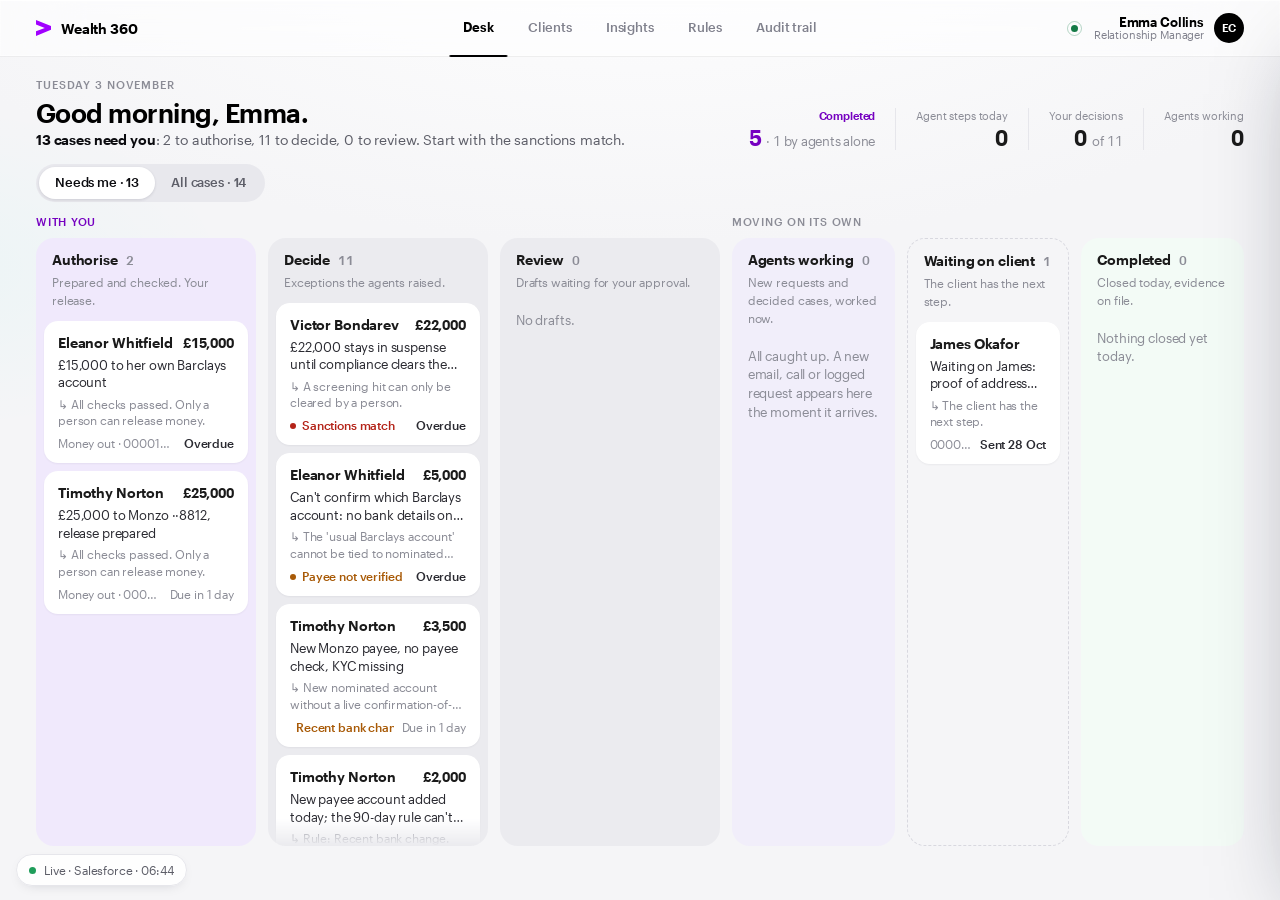
<file: assets/desk/board.html>
<!doctype html>
<html><head><meta charset="utf8"><meta name="viewport" content="width=device-width,initial-scale=1,viewport-fit=cover"><link rel="stylesheet" href="desk.css"><style>html,body{overflow:hidden!important}*{cursor:default!important}#fabwrap,#fab{display:none!important}</style></head><body class="w3live w3v"><title>Wealth 360</title>
<meta name="claude:viewport-fit-sides" content="cover">


<div class="ambient" aria-hidden="true"><span class="a"></span><span class="b"></span></div>
<header class="top">
  <div class="wrap top-in">
    <div class="lock"><svg class="gt" viewBox="116.99973 0 19.79227 20.94533" aria-hidden="true" focusable="false"><path d="m 116.99973,0 v 5.97866 l 11.556,4.516 -11.556,4.296 v 6.15467 l 19.792,-8.016 V 7.97066 Z" fill="currentColor"></path></svg><span class="prod">Wealth 360</span></div>
    <nav class="nav" role="tablist" aria-label="Views"><span class="ind" id="ind" aria-hidden="true" style="width: 58px; transform: translateX(0px);"></span><button role="tab" data-view="desk" aria-selected="true">Desk</button><button role="tab" data-view="clients" aria-selected="false">Clients</button><button role="tab" data-view="insights" aria-selected="false">Insights</button><button role="tab" data-view="rules" aria-selected="false">Rules</button><button role="tab" data-view="audit" aria-selected="false">Audit trail</button></nav>
    <div class="me"><span class="live" title="Live: Salesforce"></span><span class="me-n"><b>Emma Collins</b><small>Relationship Manager</small></span><span class="avatar" title="Emma Collins, Relationship Manager">EC</span></div>
  </div>
</header>

<main class="wrap">
  <div class="mnav" aria-label="Views"><button data-view="desk" aria-pressed="true">Desk</button><button data-view="clients" aria-pressed="false">Clients</button><button data-view="insights" aria-pressed="false">Insights</button><button data-view="rules" aria-pressed="false">Rules</button><button data-view="audit" aria-pressed="false">Audit trail</button></div>

  <section class="view" id="v-desk">
    <div id="w3" style="height: 839px;">
      <div class="w3-head">
        <div><div class="kicker" id="w3k">Tuesday 3 November</div><h1 id="w3h">Good morning, Emma.</h1><p id="w3p"><b>13 cases need you</b>: 2 to authorise, 11 to decide, 0 to review. Start with the sanctions match.</p></div>
        <div class="w3-stats"><div class="w3-stat w3-stat-done" title="Cases closed: by the agents on their own, or after a person's decision. Superseded cases are not counted."><small>Completed</small><strong id="w3s0">5 <em>· 1 by agents alone</em></strong></div><div class="w3-vr"></div><div class="w3-stat"><small>Agent steps today</small><strong id="w3s1">0</strong></div><div class="w3-vr"></div>
          <div class="w3-stat"><small>Your decisions</small><strong id="w3s2">0 <em>of 11</em></strong></div><div class="w3-vr"></div>
          <div class="w3-stat"><small>Agents working</small><strong id="w3s3">0</strong></div></div>
      </div>
      <div class="w3-bar"><div class="w3-lens" id="w3lens"><button data-l="me" aria-pressed="true">Needs me · 13</button><button data-l="all" aria-pressed="false">All cases · 14</button></div>
</div>
      <div class="w3-board" id="w3board"><div class="w3-groups w3-me"><span class="you">With you</span><span class="oth">Moving on its own</span></div><div class="w3-lanes w3-me"><section class="w3-lane w3la-auth"><header><h3>Authorise <span>2</span></h3><p>Prepared and checked. Your release.</p></header>
  <div class="w3-list"><button class="w3c" data-w3="500bb00000xvvlxAAA"><span class="w3r1"><b>Eleanor Whitfield</b><em>£15,000</em></span>
   <span class="w3hl">£15,000 to her own Barclays account</span><span class="w3wy">All checks passed. Only a person can release money.</span>
   <span class="w3r3"><span>Money out · 00001362</span><span class="w3soon">Overdue</span></span></button><button class="w3c" data-w3="500bb00000xv0itAAA"><span class="w3r1"><b>Timothy Norton</b><em>£25,000</em></span>
   <span class="w3hl">£25,000 to Monzo ··8812, release prepared</span><span class="w3wy">All checks passed. Only a person can release money.</span>
   <span class="w3r3"><span>Money out · 00001354</span><span class="">Due in 1 day</span></span></button></div></section><section class="w3-lane w3la-dec"><header><h3>Decide <span>11</span></h3><p>Exceptions the agents raised.</p></header>
  <div class="w3-list w3fb"><button class="w3c" data-w3="500bb00000xvvm0AAA"><span class="w3r1"><b>Victor Bondarev</b><em>£22,000</em></span>
   <span class="w3hl">£22,000 stays in suspense until compliance clears the remitter; Barclays letter to release</span><span class="w3wy">A screening hit can only be cleared by a person.</span>
   <span class="w3r3"><span class="w3-mark w3-alert">Sanctions match</span><span class="w3soon">Overdue</span></span></button><button class="w3c" data-w3="500bb00000xwUuzAAE"><span class="w3r1"><b>Eleanor Whitfield</b><em>£5,000</em></span>
   <span class="w3hl">Can't confirm which Barclays account: no bank details on her nominated account</span><span class="w3wy">The 'usual Barclays account' cannot be tied to nominated account O-0006: the record holds no sort code,…</span>
   <span class="w3r3"><span class="w3-mark w3-risk">Payee not verified</span><span class="w3soon">Overdue</span></span></button><button class="w3c" data-w3="500bb00000xvZNGAA2"><span class="w3r1"><b>Timothy Norton</b><em>£3,500</em></span>
   <span class="w3hl">New Monzo payee, no payee check, KYC missing</span><span class="w3wy">New nominated account without a live confirmation-of-payee match and without valid account details on file.</span>
   <span class="w3r3"><span class="w3-mark w3-risk">Recent bank change</span><span class="">Due in 1 day</span></span></button><button class="w3c" data-w3="500bb00000xvEh0AAE"><span class="w3r1"><b>Timothy Norton</b><em>£2,000</em></span>
   <span class="w3hl">New payee account added today; the 90-day rule can't be confirmed</span><span class="w3wy">Rule: Recent bank change.</span>
   <span class="w3r3"><span class="w3-mark w3-risk">Recent bank change</span><span class="">Due in 1 day</span></span></button><button class="w3c" data-w3="500bb00000xv0iuAAA"><span class="w3r1"><b>Payment from Lloyds</b><em>£48,250</em></span>
   <span class="w3hl">Best match 68%, 90% needed</span><span class="w3wy">Best match 68%, 90% needed.</span>
   <span class="w3r3"><span>Money in · 00001355</span><span class="w3soon">Overdue</span></span></button><button class="w3c" data-w3="500bb00000xvvlyAAA"><span class="w3r1"><b>James Okafor</b><em>£18,500</em></span>
   <span class="w3hl">Matches James Okafor's Stocks and shares ISA</span><span class="w3wy">Default level L2; Credit over £25,000 not met (18,500.00)</span>
   <span class="w3r3"><span>Money in · 00001363</span><span class="w3soon">Overdue</span></span></button><button class="w3c" data-w3="500bb00000xv0ivAAA"><span class="w3r1"><b>Estate of Richard Hale</b><em>£547,600</em></span>
   <span class="w3hl">2 of 3 documents missing</span><span class="w3wy">Bereavement is always handled by a person.</span>
   <span class="w3r3"><span>Bereavement · 00001356</span><span class="w3soon">Overdue</span></span></button><button class="w3c" data-w3="500bb00000xuYWcAAM"><span class="w3r1"><b>Timothy Norton</b><em></em></span>
   <span class="w3hl">Bill is in Alex Jones's name</span><span class="w3wy">Bill names Mr A Jones (Alex Jones, a member of Timothy's household), not Timothy Norton.</span>
   <span class="w3r3"><span>Change of details · 00001358</span><span class="w3soon">Overdue</span></span></button><button class="w3c" data-w3="500bb00000xwIqbAAE"><span class="w3r1"><b>James Okafor</b><em></em></span>
   <span class="w3hl">Document request held for you</span><span class="w3wy">No proof of address on the case and the identity check is pending.</span>
   <span class="w3r3"><span>Change of details · 00001368</span><span class="w3soon">Overdue</span></span></button><button class="w3c" data-w3="500bb00000xwz7ZAAQ"><span class="w3r1"><b>Henry Lockwood</b><em></em></span>
   <span class="w3hl">Henry's council tax bill says it is a demo document; identity check not started yet</span><span class="w3wy">Rule: No tampering found on the evidence.</span>
   <span class="w3r3"><span>Change of details · 00001371</span><span class="w3soon">Overdue</span></span></button><button class="w3c" data-w3="500bb00000xx3CpAAI"><span class="w3r1"><b>Eleanor Whitfield</b><em></em></span>
   <span class="w3hl">Eleanor asks to change her surname to Hart; this case is set up as an address change</span><span class="w3wy">The request is a change of name (Whitfield to Hart), not a change of address.</span>
   <span class="w3r3"><span>Change of details · 00001374</span><span class="w3soon">Overdue</span></span></button></div></section><section class="w3-lane w3la-rev"><header><h3>Review <span>0</span></h3><p>Drafts waiting for your approval.</p></header>
  <div class="w3-list"><p class="w3-empty">No drafts.</p></div></section><section class="w3-lane w3la-agent"><header><h3>Agents working <span>0</span></h3><p>New requests and decided cases, worked now.</p></header>
  <div class="w3-list"><p class="w3-empty">All caught up. A new email, call or logged request appears here the moment it arrives.</p></div></section><section class="w3-lane w3la-wait"><header><h3>Waiting on client <span>1</span></h3><p>The client has the next step.</p></header>
  <div class="w3-list"><button class="w3c" data-w3="500bb00000xu2OYAAY"><span class="w3r1"><b>James Okafor</b><em></em></span>
   <span class="w3hl">Waiting on James: proof of address and ID check</span><span class="w3wy">The client has the next step.</span>
   <span class="w3r3"><span>00001369</span><span class="w3soon">Sent 28 Oct</span></span></button></div></section><section class="w3-lane w3la-done"><header><h3>Completed <span>0</span></h3><p>Closed today, evidence on file.</p></header>
  <div class="w3-list"><p class="w3-empty">Nothing closed yet today.</p></div></section></div></div>
    </div>
    
    <div class="hero">
      
      <div>
        <div class="meta"><span class="kicker">Tuesday, November 3 · your desk</span><span class="clock num" id="clock">06:44</span></div>
        <h1 id="headline">Good morning, Emma.</h1>
        <p class="lede" id="lede"><b class="hl">11 need you</b> · 0 in progress · 3 waiting on others</p>
      </div>
      <div class="stats" id="stats"><div class="stat"><div class="n num">0</div><div class="l">Agent tasks</div></div><div class="stat"><div class="n num">0<small>/11</small></div><div class="l">Your decisions</div></div><div class="stat"><div class="n num">3</div><div class="l">Waiting on others</div></div></div>
    </div>

    <div class="desk">
      <div>
        <div class="sec-h"><h2>Cases</h2><button class="primary lr-open" id="lrOpen" type="button" hidden="">Log request</button><p>Today</p></div>
        <div class="thead"><span>Case</span><span>Level</span><div class="stg"><span>Intake</span><span>Plan</span><span>Execute</span><span>Verify</span><span>Draft</span><span>Check</span><span>Fulfil</span></div><span class="r">State</span></div>
        <div id="rows"><div class="slot-row" data-slot="500bb00000xv0itAAA"><div class="case  " tabindex="0" role="button" data-id="500bb00000xv0itAAA" aria-label="Open Money out, Timothy Norton">
      <div class="id"><strong>Money out</strong><span>Timothy Norton &nbsp;<i>00001354</i></span></div>
      <span class="lvl L2">L2</span>
      <div class="lane"><div class="track"><b class="w" title="Intake"></b><b class="w" title="Planning"></b><b class="w" title="Execution"></b><b class="w" title="Verification"></b><b class="w" title="Communications"></b><b class="now" title="Checker"></b><b class="" title="Fulfilment"></b></div><div class="line"><em>System</em>Identity check: Identity not verified</div></div>
      <div class="st hold"><b>With checker</b><span>authorisation</span></div></div></div><div class="slot-row" data-slot="500bb00000xv0iuAAA"><div class="case wait " tabindex="0" role="button" data-id="500bb00000xv0iuAAA" aria-label="Open Money in, Payment from Lloyds">
      <div class="id"><strong>Money in</strong><span>Payment from Lloyds &nbsp;<i>00001355</i></span></div>
      <span class="lvl L3">L3</span>
      <div class="lane"><div class="track"><b class="w" title="Intake"></b><b class="w" title="Planning"></b><b class="w" title="Execution"></b><b class="w" title="Verification"></b><b class="w" title="Communications"></b><b class="halt" title="Checker"></b><b class="" title="Fulfilment"></b></div><div class="line"><em>Review agent</em>Raised to L3 and sent to you with a proposed next step</div></div>
      <div class="st wait"><b>Needs you</b><span>L3 decision</span></div></div></div><div class="slot-row" data-slot="500bb00000xv0ivAAA"><div class="case wait " tabindex="0" role="button" data-id="500bb00000xv0ivAAA" aria-label="Open Bereavement, Estate of Richard Hale">
      <div class="id"><strong>Bereavement</strong><span>Estate of Richard Hale &nbsp;<i>00001356</i></span></div>
      <span class="lvl L3">L3</span>
      <div class="lane"><div class="track"><b class="w" title="Intake"></b><b class="w" title="Planning"></b><b class="w" title="Execution"></b><b class="w" title="Verification"></b><b class="w" title="Communications"></b><b class="halt" title="Checker"></b><b class="" title="Fulfilment"></b></div><div class="line"><em>Case agent</em>Sent to you: missing documents and a meeting with Sophie</div></div>
      <div class="st wait"><b>Needs you</b><span>L3 decision</span></div></div></div><div class="slot-row" data-slot="500bb00000xuYWcAAM"><div class="case wait " tabindex="0" role="button" data-id="500bb00000xuYWcAAM" aria-label="Open Change of details, Timothy Norton">
      <div class="id"><strong>Change of details</strong><span>Timothy Norton &nbsp;<i>00001358</i></span></div>
      <span class="lvl L3">L3</span>
      <div class="lane"><div class="track"><b class="w" title="Intake"></b><b class="w" title="Planning"></b><b class="w" title="Execution"></b><b class="w" title="Verification"></b><b class="w" title="Communications"></b><b class="halt" title="Checker"></b><b class="" title="Fulfilment"></b></div><div class="line"><em>Review agent</em>Raised to L3 and sent to you with a proposed next step</div></div>
      <div class="st wait"><b>Needs you</b><span>L3 decision</span></div></div></div><div class="slot-row" data-slot="500bb00000xvZNGAA2"><div class="case wait " tabindex="0" role="button" data-id="500bb00000xvZNGAA2" aria-label="Open Money out, Timothy Norton">
      <div class="id"><strong>Money out</strong><span>Timothy Norton &nbsp;<i>00001359</i></span></div>
      <span class="lvl L3">L3</span>
      <div class="lane"><div class="track"><b class="w" title="Intake"></b><b class="w" title="Planning"></b><b class="halt" title="Execution"></b><b class="" title="Verification"></b><b class="" title="Communications"></b><b class="" title="Checker"></b><b class="" title="Fulfilment"></b></div><div class="line"><em>Case agent</em>KYC not evidenced (no party profile, screening or identity verification on file) and the nominated account was added today, a bank change inside 90 days.</div></div>
      <div class="st wait"><b>Needs you</b><span>L3 decision</span></div></div></div><div class="slot-row" data-slot="500bb00000xvEh0AAE"><div class="case wait " tabindex="0" role="button" data-id="500bb00000xvEh0AAE" aria-label="Open Money out, Timothy Norton">
      <div class="id"><strong>Money out</strong><span>Timothy Norton &nbsp;<i>00001360</i></span></div>
      <span class="lvl L3">L3</span>
      <div class="lane"><div class="track"><b class="w" title="Intake"></b><b class="w" title="Planning"></b><b class="halt" title="Execution"></b><b class="" title="Verification"></b><b class="" title="Communications"></b><b class="" title="Checker"></b><b class="" title="Fulfilment"></b></div><div class="line"><em>Case agent</em>KYC Approved, ID Accepted, screening Clear; I cannot show there has been no bank change in 90 days: both nominated accounts were created today and a change-of-details case opened today.</div></div>
      <div class="st wait"><b>Needs you</b><span>L3 decision</span></div></div></div><div class="slot-row" data-slot="500bb00000xvvm0AAA"><div class="case wait " tabindex="0" role="button" data-id="500bb00000xvvm0AAA" aria-label="Open Money in, Victor Bondarev">
      <div class="id"><strong>Money in</strong><span>Victor Bondarev &nbsp;<i>00001365</i></span></div>
      <span class="lvl L3">L3</span>
      <div class="lane"><div class="track"><b class="w" title="Intake"></b><b class="w" title="Planning"></b><b class="w" title="Execution"></b><b class="w" title="Verification"></b><b class="w" title="Communications"></b><b class="w" title="Checker"></b><b class="halt" title="Fulfilment"></b></div><div class="line"><em>Case agent</em>Payment kept unallocated in Suspense 9902 pending sanctions compliance review of the remitter hit RUS0902 and Barclays' reply; no instruction prepared, case not closed.</div></div>
      <div class="st wait"><b>Needs you</b><span>L3 decision</span></div></div></div><div class="slot-row" data-slot="500bb00000xvvlxAAA"><div class="case  " tabindex="0" role="button" data-id="500bb00000xvvlxAAA" aria-label="Open Money out, Eleanor Whitfield">
      <div class="id"><strong>Money out</strong><span>Eleanor Whitfield &nbsp;<i>00001362</i></span></div>
      <span class="lvl L2">L2</span>
      <div class="lane"><div class="track"><b class="w" title="Intake"></b><b class="w" title="Planning"></b><b class="w" title="Execution"></b><b class="w" title="Verification"></b><b class="w" title="Communications"></b><b class="now" title="Checker"></b><b class="" title="Fulfilment"></b></div><div class="line"><em>Fabian Goetzens</em>Meeting booked for Fri 30 Oct, 10:00: Review with Eleanor Whitfield</div></div>
      <div class="st hold"><b>With checker</b><span>authorisation</span></div></div></div><div class="slot-row" data-slot="500bb00000xvvlyAAA"><div class="case wait " tabindex="0" role="button" data-id="500bb00000xvvlyAAA" aria-label="Open Money in, James Okafor">
      <div class="id"><strong>Money in</strong><span>James Okafor &nbsp;<i>00001363</i></span></div>
      <span class="lvl L2">L2</span>
      <div class="lane"><div class="track"><b class="w" title="Intake"></b><b class="w" title="Planning"></b><b class="w" title="Execution"></b><b class="halt" title="Verification"></b><b class="" title="Communications"></b><b class="" title="Checker"></b><b class="" title="Fulfilment"></b></div><div class="line"><em>Review agent</em>Money_In: all 3 rules and both raise-to-L3 conditions pass on independent re-run; L2 correct; 1/1 documents received; funds held in suspense.</div></div>
      <div class="st wait"><b>Needs you</b><span>L2 decision</span></div></div></div><div class="slot-row" data-slot="500bb00000xwIqbAAE"><div class="case wait " tabindex="0" role="button" data-id="500bb00000xwIqbAAE" aria-label="Open Change of details, James Okafor">
      <div class="id"><strong>Change of details</strong><span>James Okafor &nbsp;<i>00001368</i></span></div>
      <span class="lvl L3">L3</span>
      <div class="lane"><div class="track"><b class="w" title="Intake"></b><b class="w" title="Planning"></b><b class="halt" title="Execution"></b><b class="" title="Verification"></b><b class="" title="Communications"></b><b class="" title="Checker"></b><b class="" title="Fulfilment"></b></div><div class="line"><em>Case agent</em>No proof of address on the case and identity check pending; document request with the identity link drafted but held for a person.</div></div>
      <div class="st wait"><b>Needs you</b><span>L3 decision</span></div></div></div><div class="slot-row" data-slot="500bb00000xwUuzAAE"><div class="case wait " tabindex="0" role="button" data-id="500bb00000xwUuzAAE" aria-label="Open Money out, Eleanor Whitfield">
      <div class="id"><strong>Money out</strong><span>Eleanor Whitfield &nbsp;<i>00001370</i></span></div>
      <span class="lvl L3">L3</span>
      <div class="lane"><div class="track"><b class="w" title="Intake"></b><b class="w" title="Planning"></b><b class="halt" title="Execution"></b><b class="" title="Verification"></b><b class="" title="Communications"></b><b class="" title="Checker"></b><b class="" title="Fulfilment"></b></div><div class="line"><em>System</em>Identity check: Identity verified</div></div>
      <div class="st wait"><b>Needs you</b><span>L3 decision</span></div></div></div><div class="slot-row" data-slot="500bb00000xwz7ZAAQ"><div class="case wait " tabindex="0" role="button" data-id="500bb00000xwz7ZAAQ" aria-label="Open Change of details, Henry Lockwood">
      <div class="id"><strong>Change of details</strong><span>Henry Lockwood &nbsp;<i>00001371</i></span></div>
      <span class="lvl L3">L3</span>
      <div class="lane"><div class="track"><b class="w" title="Intake"></b><b class="w" title="Planning"></b><b class="halt" title="Execution"></b><b class="" title="Verification"></b><b class="" title="Communications"></b><b class="" title="Checker"></b><b class="" title="Fulfilment"></b></div><div class="line"><em>Case agent</em>Both files are the same council tax bill for Mr Henry Lockwood at 2 Barons Court Road, issued 14 October 2026, but each says it is a demonstration document with fictional details, so it cannot be accepted as genuine without a person.</div></div>
      <div class="st wait"><b>Needs you</b><span>L3 decision</span></div></div></div><div class="slot-row" data-slot="500bb00000xx3CpAAI"><div class="case wait " tabindex="0" role="button" data-id="500bb00000xx3CpAAI" aria-label="Open Change of details, Eleanor Whitfield">
      <div class="id"><strong>Change of details</strong><span>Eleanor Whitfield &nbsp;<i>00001374</i></span></div>
      <span class="lvl L3">L3</span>
      <div class="lane"><div class="track"><b class="w" title="Intake"></b><b class="halt" title="Planning"></b><b class="" title="Execution"></b><b class="" title="Verification"></b><b class="" title="Communications"></b><b class="" title="Checker"></b><b class="" title="Fulfilment"></b></div><div class="line"><em>Case agent</em>Case is set as Change of address (L1), but the request is a surname change after marriage; the journey's rules and required document do not cover it, so a person needs to set the handling.</div></div>
      <div class="st wait"><b>Needs you</b><span>L3 decision</span></div></div></div><div class="slot-row" data-slot="500bb00000xu2OYAAY"><div class="case  " tabindex="0" role="button" data-id="500bb00000xu2OYAAY" aria-label="Open Change of details, James Okafor">
      <div class="id"><strong>Change of details</strong><span>James Okafor &nbsp;<i>00001369</i></span></div>
      <span class="lvl L1">L1</span>
      <div class="lane"><div class="track"><b class="w" title="Intake"></b><b class="now" title="Planning"></b><b class="" title="Execution"></b><b class="" title="Verification"></b><b class="" title="Communications"></b><b class="sk" title="Checker, not needed at L1"></b><b class="" title="Fulfilment"></b></div><div class="line"><em>Case agent</em>Email sent (auto-sent document request): Documents for your change of address [W360-00001369]</div></div>
      <div class="st hold"><b>Waiting</b><span>on customer</span></div></div></div></div>
      </div>
      <aside class="side">
        <div>
          <div class="sec-h"><h2>Needs you</h2><p id="needs-count">11 waiting</p></div>
          <div class="asks" id="asks"><button class="ask wait" data-id="500bb00000xv0iuAAA"><div class="ask-top"><span class="eyebrow">Money in</span><span class="amt num">£48,250.00</span></div><h3>Payment from Lloyds</h3><p>Best match 68%, 90% needed.</p><div class="ask-foot"><span class="state">Needs you · Level 3</span><span class="go">Review <svg class="gt" viewBox="116.99973 0 19.79227 20.94533" aria-hidden="true" focusable="false"><path d="m 116.99973,0 v 5.97866 l 11.556,4.516 -11.556,4.296 v 6.15467 l 19.792,-8.016 V 7.97066 Z" fill="currentColor"></path></svg></span></div></button><button class="ask wait" data-id="500bb00000xv0ivAAA"><div class="ask-top"><span class="eyebrow">Bereavement</span><span class="amt num">£547,600</span></div><h3>Estate of Richard Hale</h3><p>Grant of probate and executor's proof of identity missing (1 of 3 documents received).</p><div class="ask-foot"><span class="state">Needs you · Level 3</span><span class="go">Review <svg class="gt" viewBox="116.99973 0 19.79227 20.94533" aria-hidden="true" focusable="false"><path d="m 116.99973,0 v 5.97866 l 11.556,4.516 -11.556,4.296 v 6.15467 l 19.792,-8.016 V 7.97066 Z" fill="currentColor"></path></svg></span></div></button><button class="ask wait" data-id="500bb00000xuYWcAAM"><div class="ask-top"><span class="eyebrow">Change of details</span><span class="amt num">London W11</span></div><h3>Timothy Norton</h3><p>Bill names Mr A Jones (Alex Jones, a member of Timothy's household), not Timothy Norton.</p><div class="ask-foot"><span class="state">Needs you · Level 3</span><span class="go">Review <svg class="gt" viewBox="116.99973 0 19.79227 20.94533" aria-hidden="true" focusable="false"><path d="m 116.99973,0 v 5.97866 l 11.556,4.516 -11.556,4.296 v 6.15467 l 19.792,-8.016 V 7.97066 Z" fill="currentColor"></path></svg></span></div></button><button class="ask wait" data-id="500bb00000xvZNGAA2"><div class="ask-top"><span class="eyebrow">Money out</span><span class="amt num">£3,500</span></div><h3>Timothy Norton</h3><p>New nominated account without a live confirmation-of-payee match and without valid account details on file.</p><div class="ask-foot"><span class="state">Needs you · Level 3</span><span class="go">Review <svg class="gt" viewBox="116.99973 0 19.79227 20.94533" aria-hidden="true" focusable="false"><path d="m 116.99973,0 v 5.97866 l 11.556,4.516 -11.556,4.296 v 6.15467 l 19.792,-8.016 V 7.97066 Z" fill="currentColor"></path></svg></span></div></button><button class="ask wait" data-id="500bb00000xvEh0AAE"><div class="ask-top"><span class="eyebrow">Money out</span><span class="amt num">£2,000</span></div><h3>Timothy Norton</h3><p>The rule 'no bank change in the last 90 days' cannot be confirmed.</p><div class="ask-foot"><span class="state">Needs you · Level 3</span><span class="go">Review <svg class="gt" viewBox="116.99973 0 19.79227 20.94533" aria-hidden="true" focusable="false"><path d="m 116.99973,0 v 5.97866 l 11.556,4.516 -11.556,4.296 v 6.15467 l 19.792,-8.016 V 7.97066 Z" fill="currentColor"></path></svg></span></div></button><button class="ask wait" data-id="500bb00000xvvm0AAA"><div class="ask-top"><span class="eyebrow">Money in</span><span class="amt num">£22,000.00</span></div><h3>Victor Bondarev</h3><p>Remitter screened as a possible match to UK Sanctions List entry RUS0902 "Viktor Nikolayevich BONDAREV" (Russia regime, designated 2022-03-15, score 0.892).</p><div class="ask-foot"><span class="state">Needs you · Level 3</span><span class="go">Review <svg class="gt" viewBox="116.99973 0 19.79227 20.94533" aria-hidden="true" focusable="false"><path d="m 116.99973,0 v 5.97866 l 11.556,4.516 -11.556,4.296 v 6.15467 l 19.792,-8.016 V 7.97066 Z" fill="currentColor"></path></svg></span></div></button><button class="ask wait" data-id="500bb00000xvvlyAAA"><div class="ask-top"><span class="eyebrow">Money in</span><span class="amt num">£18,500.00</span></div><h3>James Okafor</h3><p>Allocate the GBP 18,500.00 from Suspense 9902 to the Stocks and shares ISA (a0Fbb000005l9bHEAQ, ISA-40417726) after the independent review, once ISA subscription headroom is confirmed.</p><div class="ask-foot"><span class="state">Needs you · Level 2</span><span class="go">Review <svg class="gt" viewBox="116.99973 0 19.79227 20.94533" aria-hidden="true" focusable="false"><path d="m 116.99973,0 v 5.97866 l 11.556,4.516 -11.556,4.296 v 6.15467 l 19.792,-8.016 V 7.97066 Z" fill="currentColor"></path></svg></span></div></button><button class="ask wait" data-id="500bb00000xwIqbAAE"><div class="ask-top"><span class="eyebrow">Change of details</span><span class="amt num"></span></div><h3>James Okafor</h3><p>No proof of address on the case and the identity check is pending.</p><div class="ask-foot"><span class="state">Needs you · Level 3</span><span class="go">Review <svg class="gt" viewBox="116.99973 0 19.79227 20.94533" aria-hidden="true" focusable="false"><path d="m 116.99973,0 v 5.97866 l 11.556,4.516 -11.556,4.296 v 6.15467 l 19.792,-8.016 V 7.97066 Z" fill="currentColor"></path></svg></span></div></button><button class="ask wait" data-id="500bb00000xwUuzAAE"><div class="ask-top"><span class="eyebrow">Money out</span><span class="amt num">£5,000</span></div><h3>Eleanor Whitfield</h3><p>The 'usual Barclays account' cannot be tied to nominated account O-0006: the record holds no sort code, account number or bank name.</p><div class="ask-foot"><span class="state">Needs you · Level 3</span><span class="go">Review <svg class="gt" viewBox="116.99973 0 19.79227 20.94533" aria-hidden="true" focusable="false"><path d="m 116.99973,0 v 5.97866 l 11.556,4.516 -11.556,4.296 v 6.15467 l 19.792,-8.016 V 7.97066 Z" fill="currentColor"></path></svg></span></div></button><button class="ask wait" data-id="500bb00000xwz7ZAAQ"><div class="ask-top"><span class="eyebrow">Change of details</span><span class="amt num"></span></div><h3>Henry Lockwood</h3><p>Both proof-of-address files print 'Demonstration document.</p><div class="ask-foot"><span class="state">Needs you · Level 3</span><span class="go">Review <svg class="gt" viewBox="116.99973 0 19.79227 20.94533" aria-hidden="true" focusable="false"><path d="m 116.99973,0 v 5.97866 l 11.556,4.516 -11.556,4.296 v 6.15467 l 19.792,-8.016 V 7.97066 Z" fill="currentColor"></path></svg></span></div></button><button class="ask wait" data-id="500bb00000xx3CpAAI"><div class="ask-top"><span class="eyebrow">Change of details</span><span class="amt num"></span></div><h3>Eleanor Whitfield</h3><p>The request is a change of name (Whitfield to Hart), not a change of address.</p><div class="ask-foot"><span class="state">Needs you · Level 3</span><span class="go">Review <svg class="gt" viewBox="116.99973 0 19.79227 20.94533" aria-hidden="true" focusable="false"><path d="m 116.99973,0 v 5.97866 l 11.556,4.516 -11.556,4.296 v 6.15467 l 19.792,-8.016 V 7.97066 Z" fill="currentColor"></path></svg></span></div></button></div>
        </div>
        <button class="more" data-summary=""><span><b>Summary</b><small id="lastact">14 cases · 0 of 11 decisions · 0 s of your time</small></span><svg viewBox="0 0 16 16" aria-hidden="true"><path d="M6 3.5 L10.5 8 L6 12.5"></path></svg></button>
        <div class="feed" id="feed" hidden=""><div class="fi  "><time class="num">08:42</time><div><small><b>Case agent</b> &nbsp;Bereavement, Estate of Richard Hale</small>Sent to you: missing documents and a meeting with Sophie</div></div><div class="fi  "><time class="num">08:41</time><div><small><b>Case agent</b> &nbsp;Bereavement, Estate of Richard Hale</small>One-to-one proposed with Sophie Hale, the beneficiary, with an agenda</div></div><div class="fi  "><time class="num">08:41</time><div><small><b>Case agent</b> &nbsp;Money out, Timothy Norton</small>Release prepared and sent to Payments Operations for authorisation</div></div><div class="fi  "><time class="num">08:40</time><div><small><b>Case agent</b> &nbsp;Bereavement, Estate of Richard Hale</small>Document request letter drafted in the bereavement tone of voice</div></div><div class="fi  "><time class="num">08:39</time><div><small><b>Case agent</b> &nbsp;Money out, Timothy Norton</small>Withdrawal confirmation drafted for Timothy</div></div><div class="fi  "><time class="num">08:38</time><div><small><b>Case agent</b> &nbsp;Bereavement, Estate of Richard Hale</small>Documents checked: 1 of 3 received. Grant of probate and executor ID missing</div></div><div class="fi  "><time class="num">08:38</time><div><small><b>Review agent</b> &nbsp;Money out, Timothy Norton</small>Independent check: 6 of 6 withdrawal rules passed</div></div><div class="fi  "><time class="num">08:38</time><div><small><b>Case agent</b> &nbsp;Complaint, Timothy Norton</small>Response drafted for review</div></div><div class="fi  "><time class="num">08:37</time><div><small><b>Review agent</b> &nbsp;Change of details, Timothy Norton</small>Raised to L3 and sent to you with a proposed next step</div></div><div class="fi  "><time class="num">08:36</time><div><small><b>Case agent</b> &nbsp;Bereavement, Estate of Richard Hale</small>Accounts marked deceased; regular payments stopped</div></div><div class="fi  "><time class="num">08:36</time><div><small><b>Review agent</b> &nbsp;Money in, Unmatched payment</small>Raised to L3 and sent to you with a proposed next step</div></div><div class="fi  "><time class="num">08:36</time><div><small><b>Case agent</b> &nbsp;Money out, Timothy Norton</small>KYC current; screening clear; no bank change in the last 90 days</div></div><div class="fi  "><time class="num">08:36</time><div><small><b>Review agent</b> &nbsp;Change of details, Timothy Norton</small>Independent check: evidence does not prove Timothy's address; record left unchanged</div></div><div class="fi  "><time class="num">08:36</time><div><small><b>Review agent</b> &nbsp;Complaint, Timothy Norton</small>Response checked against the complaints policy: apology, cause, fix, referral rights</div></div><div class="fi  "><time class="num">08:35</time><div><small><b>Review agent</b> &nbsp;Money in, Unmatched payment</small>Funds held in suspense; allocation blocked until a match is verified</div></div><div class="fi  "><time class="num">08:35</time><div><small><b>Case agent</b> &nbsp;Money out, Timothy Norton</small>Nominated account is new: confirmation of payee returned a full name match</div></div><div class="fi  "><time class="num">08:35</time><div><small><b>Case agent</b> &nbsp;Change of details, Timothy Norton</small>Address valid and bill in date; the bill names Alex Jones, not Timothy</div></div><div class="fi  "><time class="num">08:34</time><div><small><b>Case agent</b> &nbsp;Bereavement, Estate of Richard Hale</small>3 accounts found: GIA £412,300, ISA £96,800, cash £38,500</div></div><div class="fi  "><time class="num">08:34</time><div><small><b>Case agent</b> &nbsp;Complaint, Timothy Norton</small>Holding feed checked: Fidelity positions last updated 18 Sep; feed restored 24 Oct</div></div><div class="fi  "><time class="num">08:34</time><div><small><b>Case agent</b> &nbsp;Money in, Unmatched payment</small>Two possible matches in the Norton household; neither reaches 90%</div></div><div class="fi  "><time class="num">08:33</time><div><small><b>Case agent</b> &nbsp;Money out, Timothy Norton</small>Account status open; £25,000 within available cash, no lock-in</div></div><div class="fi  "><time class="num">08:33</time><div><small><b>Case agent</b> &nbsp;Change of details, Timothy Norton</small>Bill read: name, new address and issue date extracted</div></div><div class="fi  "><time class="num">08:32</time><div><small><b>Case agent</b> &nbsp;Bereavement, Estate of Richard Hale</small>Journey set: Bereavement notification, autonomy L3</div></div><div class="fi  "><time class="num">08:32</time><div><small><b>Case agent</b> &nbsp;Complaint, Timothy Norton</small>Case history retrieved: duplicate case 00001351 from the same email, merged</div></div><div class="fi  "><time class="num">08:32</time><div><small><b>Case agent</b> &nbsp;Money in, Unmatched payment</small>Searched every financial account by reference, amount, owner and payment history</div></div><div class="fi  "><time class="num">08:31</time><div><small><b>Case agent</b> &nbsp;Bereavement, Estate of Richard Hale</small>Death certificate read: name, date of death and registration district</div></div><div class="fi  "><time class="num">08:31</time><div><small><b>Case agent</b> &nbsp;Money out, Timothy Norton</small>Journey set: Withdrawal or encashment, autonomy L2</div></div><div class="fi  "><time class="num">08:31</time><div><small><b>Case agent</b> &nbsp;Change of details, Timothy Norton</small>Journey set: Change of address, autonomy L1</div></div><div class="fi  "><time class="num">08:30</time><div><small><b>Case agent</b> &nbsp;Complaint, Timothy Norton</small>Classified: service failure, data not updated, no financial loss claimed</div></div><div class="fi  "><time class="num">08:30</time><div><small><b>Case agent</b> &nbsp;Money in, Unmatched payment</small>Journey set: Allocate incoming funds, autonomy L2</div></div><div class="fi  "><time class="num">08:30</time><div><small><b>Case agent</b> &nbsp;Money out, Timothy Norton</small>Customer identified: Fidelity brokerage ··7631, value £789,522</div></div><div class="fi  "><time class="num">08:30</time><div><small><b>Case agent</b> &nbsp;Change of details, Timothy Norton</small>Customer identified: Timothy Norton, household with Alex Jones</div></div><div class="fi  "><time class="num">08:29</time><div><small><b>Case agent</b> &nbsp;Complaint, Timothy Norton</small>Complaint email read</div></div><div class="fi  "><time class="num">08:29</time><div><small><b>Case agent</b> &nbsp;Bereavement, Estate of Richard Hale</small>Web form and scanned death certificate received</div></div><div class="fi  "><time class="num">08:29</time><div><small><b>Case agent</b> &nbsp;Money in, Unmatched payment</small>Incoming credit received and parsed</div></div><div class="fi  "><time class="num">08:29</time><div><small><b>Case agent</b> &nbsp;Money out, Timothy Norton</small>Email request read</div></div><div class="fi  "><time class="num">08:29</time><div><small><b>Case agent</b> &nbsp;Change of details, Timothy Norton</small>Portal chat message read, council tax bill attached</div></div></div>
      </aside>
    </div>
  </section>

  <section class="view" id="v-clients" hidden="">
    <div id="w3cl"><aside class="w3cl-side"><div class="w3cl-search"><input id="w3clQ" placeholder="Search clients by name or email" autocomplete="off" aria-label="Search clients" value=""><div class="w3pl" id="w3clL" hidden=""></div></div>
      <h4 class="w3cl-k">On your desk</h4><div class="w3cl-list" id="w3clList"></div></aside><section class="w3cl-p" id="w3clP"></section></div>
    <div class="cv-bar">
      <div class="cv-pick"><label class="cv-search" for="cvq"><span class="cav" id="cvav"></span><input id="cvq" autocomplete="off" placeholder="Search clients, households or account numbers" aria-label="Search clients" value=""><span class="cv-cur" id="cvname"></span><kbd>⌘K</kbd></label>
        <div class="cv-pop" id="cvpop" role="listbox" hidden=""></div></div>
      <div class="cv-nav"><button class="icb" data-clstep="-1" aria-label="Previous client"><svg viewBox="0 0 16 16"><path d="M10 3.5 5.5 8 10 12.5"></path></svg></button><span class="num" id="cvpos"></span><button class="icb" data-clstep="1" aria-label="Next client"><svg viewBox="0 0 16 16"><path d="M6 3.5 10.5 8 6 12.5"></path></svg></button></div>
    </div>
    <article class="cv" id="cmain"></article>
  </section>
  <section class="view" id="v-onboarding" hidden="">
    <div class="obx-top"><div><div class="meta"><span class="kicker">Client onboarding · KYC and AML</span></div><h1>Onboarding</h1><p class="lede" id="oblede"></p></div><div class="obx-mode" role="tablist"><span class="cv-ind" id="obmind"></span><button data-obmode="board" aria-selected="true">Board</button><button data-obmode="detail" aria-selected="false">Detail</button></div></div>
    <article class="obx" id="obx"><aside class="obx-list" id="oblist"></aside><div class="obx-main" id="obmain"></div><div class="obb" id="obb"></div></article>
  </section>
  <section class="view" id="v-insights" hidden="">
    <div class="pagehead"><div class="meta"><span class="kicker">Across your book · today</span></div><h1>Insights</h1></div>
    <div class="in-sum" id="isum"></div>
    <div class="in-grid" id="igrid"></div>
  </section>
  <section class="view" id="v-rules" hidden="">
    <div class="pagehead"><div class="meta"><span class="kicker">Read only · from Salesforce</span></div><h1>Rules</h1></div>
    <div class="two">
      <div>
        <div class="scroll"><table class="t"><thead><tr><th>Journey</th><th>Level</th><th>Raised to L3 when</th><th>Signed by</th></tr></thead><tbody id="rulebody"><tr><td><b style="font-weight:600">Change of address</b></td><td><span class="lvl L1">L1</span></td><td>Name mismatch, including evidence in another household member's name, evidence over 3 months old, bank change in the last 90 days</td><td>Customer Servicing</td></tr><tr><td><b style="font-weight:600">Withdrawal or encashment</b></td><td><span class="lvl L2">L2</span></td><td>Vulnerability, unverified payee, recent bank change</td><td>Payments Operations</td></tr><tr><td><b style="font-weight:600">Allocate incoming funds</b></td><td><span class="lvl L2">L2</span></td><td>Match below 90%, credit over £25,000</td><td>Cash Operations</td></tr><tr><td><b style="font-weight:600">Bereavement notification</b></td><td><span class="lvl L3">L3</span></td><td>Always level 3</td><td>Relationship manager</td></tr><tr><td><b style="font-weight:600">Complaint</b></td><td><span class="lvl L2">L2</span></td><td>Vulnerability, regulator involvement</td><td>Complaints</td></tr></tbody></table></div>
        
      </div>
      <div>
        <div class="sec-h"><h2>Agents</h2><p>2 active</p></div>
        <div class="crew" id="crew"><div class="agent"><div class="h"><strong>Case agent</strong></div><p>Works each case end to end: reads the request, identifies the customer, completes the journey steps with evidence, drafts letters, carries out approved outcomes.</p><div class="tools">get_case_context · submit_step · read_document · draft_communication · release_fulfilment</div></div><div class="agent"><div class="h"><strong>Review agent</strong></div><p>Checks every case independently, in a fresh context, against the rules and the original request.</p><div class="tools">get_case_context · read_inbound · record_verification</div></div></div>
        <div class="sec-h" style="margin-top:22px"><h2>Levels</h2><p>Highest wins</p></div><div class="scroll"><table class="t"><thead><tr><th>Level</th><th>What happens</th><th>Who signs</th></tr></thead><tbody>
          <tr><td><span class="lvl">L1</span></td><td>Agents complete and close<small>Sampled after close</small></td><td>None</td></tr>
          <tr><td><span class="lvl">L2</span></td><td>Agents prepare, a person approves<small>Before anything leaves the firm</small></td><td>Owning team or customer</td></tr>
          <tr><td><span class="lvl L3">L3</span></td><td>The relationship manager decides<small>Agents prepare and carry out</small></td><td>Relationship manager</td></tr>
        </tbody></table></div>
      </div>
    </div>
  </section>

  <section class="view" id="v-audit" hidden="">
    <div class="pagehead"><div class="meta"><span class="kicker">Today · 3 November</span></div><h1>Audit trail</h1></div>
    <div class="aud">
      <aside class="aud-side">
        <div class="aud-sum" id="asum"></div>
        <nav class="aud-cases" id="acases" aria-label="Filter by case"></nav>
      </aside>
      <div class="aud-log">
        <div class="aud-bar"><label class="search" for="aq"><svg viewBox="0 0 16 16" aria-hidden="true"><circle cx="7" cy="7" r="4.5"></circle><path d="M10.5 10.5 L14 14"></path></svg><input id="aq" type="search" placeholder="Search actions, people or evidence" autocomplete="off" value=""></label><div class="seg" role="group" aria-label="Actor"><button data-who="all" aria-pressed="true">All</button><button data-who="people" aria-pressed="false">People</button><button data-who="agents" aria-pressed="false">Agents</button></div></div>
        <div class="aud-list" id="alist"></div>
      </div>
    </div>
  </section>


  <footer><span class="flock"><svg class="acn" viewBox="-1.58739177 -1.58739177 203.91212354 56.08784254" role="img" aria-label="accenture" focusable="false"><path d="m 116.99973,0 v 5.97866 l 11.556,4.516 -11.556,4.296 v 6.15467 l 19.792,-8.016 V 7.97066 Z" fill="#A100FF"></path><path d="m 185.77066,38.16906 h 8.67999 C 194.316,34.75973 192.76666,33.2984 190.2,33.2984 c -2.03735,0 -3.89601,1.10666 -4.42934,4.87066 m 4.60667,14.744 c -6.68667,0 -11.24667,-3.98533 -11.24667,-11.68933 V 40.7824 c 0,-7.74934 4.82534,-12 11.02267,-12 5.75733,0 10.584,3.23066 10.584,10.892 v 2.79066 h -15.05334 c 0.26666,4.16134 2.03467,5.756 4.82534,5.756 2.47867,0 3.80667,-1.328 4.252,-3.01066 h 5.976 c -0.70667,4.38266 -4.29467,7.70266 -10.36,7.70266 M 163.67466,29.2704 h 6.46399 v 4.24933 c 1.37201,-3.1 3.54268,-4.56 6.952,-4.56 v 6.37467 c -4.38399,0 -6.952,1.328 -6.952,5.18133 v 11.912 h -6.46399 z M 158.98,52.42773 h -6.46667 v -3.41067 c -1.10667,2.21467 -3.276,3.896 -6.732,3.896 -4.16,0 -7.21734,-2.524 -7.21734,-7.968 V 29.2704 h 6.51067 v 14.7 c 0,2.656 1.06133,3.896 3.36534,3.896 2.25732,0 4.07333,-1.41734 4.07333,-4.29467 V 29.2704 H 158.98 Z M 130.19466,22.27306 v 6.99734 h 4.428 v 4.82266 h -4.428 v 10.98267 c 0,1.72933 0.796,2.52533 2.30134,2.52533 0.93065,0 1.63866,-0.13333 2.25866,-0.39733 v 5.04533 c -0.752,0.22267 -2.03733,0.48667 -3.632,0.48667 -5.04534,0 -7.43867,-2.30133 -7.43867,-6.996 V 34.09306 h -2.70133 V 29.2704 h 2.70133 v -4.34134 z m -32.548,6.99734 h 6.464 v 3.45333 c 1.15334,-2.17067 3.45467,-3.94133 6.99734,-3.94133 4.20666,0 6.996,2.524 6.996,8.14666 v 15.49867 h -6.46667 V 37.9024 c 0,-2.7 -1.10533,-3.896 -3.452,-3.896 -2.25868,0 -4.07467,1.37333 -4.07467,4.296 v 14.12533 h -6.464 z m -18.95467,8.89866 h 8.67867 c -0.132,-3.40933 -1.68267,-4.87066 -4.25067,-4.87066 -2.036,0 -3.896,1.10666 -4.428,4.87066 m 4.60667,14.744 c -6.688,0 -11.248,-3.98533 -11.248,-11.68933 V 40.7824 c 0,-7.74934 4.82667,-12 11.02533,-12 5.756,0 10.584,3.23066 10.584,10.892 v 2.79066 h -15.056 c 0.26534,4.16134 2.03734,5.756 4.82534,5.756 2.48,0 3.80933,-1.328 4.252,-3.01066 h 5.97866 c -0.71066,4.38266 -4.296,7.70266 -10.36133,7.70266 m -24.26933,0 c -6.42,0 -11.06934,-3.98533 -11.06934,-11.82266 v -0.308 c 0,-7.83734 4.95867,-12 11.11334,-12 5.26933,0 9.60933,2.65733 10.14133,8.72133 h -6.2 c -0.39867,-2.256 -1.54933,-3.71733 -3.808,-3.71733 -2.74667,0 -4.64933,2.168 -4.64933,6.72933 v 0.708 c 0,4.69467 1.68266,6.82 4.69466,6.82 2.21334,0 3.85067,-1.63867 4.20534,-4.16267 h 5.88933 c -0.44267,5.268 -4.02933,9.032 -10.31733,9.032 m -24.09067,0 c -6.42,0 -11.06933,-3.98533 -11.06933,-11.82266 v -0.308 c 0,-7.83734 4.95866,-12 11.11333,-12 5.26933,0 9.60933,2.65733 10.14133,8.72133 h -6.2 c -0.39866,-2.256 -1.54933,-3.71733 -3.808,-3.71733 -2.74666,0 -4.64933,2.168 -4.64933,6.72933 v 0.708 c 0,4.69467 1.68267,6.82 4.69467,6.82 2.21333,0 3.85066,-1.63867 4.20533,-4.16267 h 5.88933 c -0.44266,5.268 -4.02933,9.032 -10.31733,9.032 m -21.124,-8.19066 v -2.21334 h -2.56933 c -3.18667,0 -4.824,0.88534 -4.824,2.96534 v 0.22133 c 0,1.59467 0.97466,2.70133 3.14266,2.70133 2.21467,0 4.25067,-1.23866 4.25067,-3.67466 M 7.61599,52.91306 C 3.45466,52.91306 0,50.78906 0,46.09306 V 45.8304 c 0,-5.71467 4.95866,-7.57334 10.93733,-7.57334 h 2.87733 v -1.10533 c 0,-2.304 -1.01866,-3.72133 -3.40933,-3.72133 -2.16934,0 -3.32,1.24 -3.49867,3.012 H 0.70799 c 0.44267,-5.136 4.516,-7.66 10.00801,-7.66 5.57866,0 9.56399,2.39066 9.56399,8.14666 V 52.42773 H 13.948 v -2.65867 c -1.10801,1.684 -3.232,3.144 -6.33201,3.144" fill="currentColor"></path></svg><span id="flbl" data-t="Wealth 360 · Mock-up, synthetic data">Wealth 360</span></span>
    <span class="ctl" aria-label="Demo controls" hidden=""><span>Demo</span><button class="link" data-speed="1" aria-pressed="true">1×</button><button class="link" data-speed="3" aria-pressed="false">3×</button><button class="link" id="pause">Resume</button><button class="link" id="replay">Replay the morning</button></span></footer>
</main>

<div class="sheet-wrap" id="sheet" hidden=""><div class="sheet" role="dialog" aria-modal="true" aria-labelledby="sh-t"><div class="sh-h"><div><span class="kicker">Salesforce · Service journeys</span><h2 id="sh-t">New case</h2></div><button class="close" id="sh-x" aria-label="Close"></button></div><div id="sh-body"></div></div></div>
<div class="fabwrap" id="fabwrap"><span class="arclbl" id="arclbl" style="bottom: 244px;">Your desk</span><div id="arcs"><button class="arcbtn" data-fab="case" style="--i:0;--tx:0px;--ty:-186px" aria-label="New case"><svg viewBox="0 0 16 16"><path d="M8 3v10M3 8h10"></path></svg><em>New case</em></button><button class="arcbtn" data-fab="scan" style="--i:1;--tx:-57px;--ty:-177px" aria-label="Analyse a document"><svg viewBox="0 0 16 16"><path d="M2.5 5V3.5a1 1 0 0 1 1-1H5M11 2.5h1.5a1 1 0 0 1 1 1V5M13.5 11v1.5a1 1 0 0 1-1 1H11M5 13.5H3.5a1 1 0 0 1-1-1V11"></path><path d="M5 8h6"></path></svg><em>Analyse a document</em></button><button class="arcbtn" data-fab="call" style="--i:2;--tx:-109px;--ty:-150px" aria-label="Log a call"><svg viewBox="0 0 16 16"><path d="M4 2.5h2l1 3-1.5 1a8 8 0 0 0 4 4l1-1.5 3 1v2a1.5 1.5 0 0 1-1.6 1.5A11 11 0 0 1 2.5 4.1 1.5 1.5 0 0 1 4 2.5z"></path></svg><em>Log a call</em></button><button class="arcbtn" data-fab="meet" style="--i:3;--tx:-150px;--ty:-109px" aria-label="Book a meeting"><svg viewBox="0 0 16 16"><rect x="2.5" y="3.5" width="11" height="10" rx="2"></rect><path d="M2.5 6.5h11M5.5 2v3M10.5 2v3"></path></svg><em>Book a meeting</em></button><button class="arcbtn" data-fab="follow" style="--i:4;--tx:-177px;--ty:-57px" aria-label="Create a follow-up"><svg viewBox="0 0 16 16"><circle cx="8" cy="8" r="5.5"></circle><path d="M8 5v3l2 1.5"></path></svg><em>Create a follow-up</em></button><button class="arcbtn" data-fab="sf" style="--i:5;--tx:-186px;--ty:0px" aria-label="Open cases in Salesforce"><svg viewBox="0 0 16 16"><path d="M9 3h4v4M13 3 7.5 8.5"></path><path d="M11.5 9.5V13H3V4.5h3.5"></path></svg><em>Open cases in Salesforce</em></button></div>
  <button class="fab" id="fab" aria-label="Actions"><svg class="gt" viewBox="116.99973 0 19.79227 20.94533" aria-hidden="true" focusable="false"><path d="m 116.99973,0 v 5.97866 l 11.556,4.516 -11.556,4.296 v 6.15467 l 19.792,-8.016 V 7.97066 Z" fill="currentColor"></path></svg></button></div>
<div class="toast" id="toast" role="status" aria-live="polite"></div>
<div class="scrim" id="scrim"></div>
<div class="w3s" id="w3sc"></div>
<aside class="w3d" id="w3d" role="dialog" aria-modal="true" aria-labelledby="w3dt"></aside>
<div class="w3-live" id="w3live"><i></i><span id="w3lt" title="">Live · Salesforce · 06:44</span></div>
<div class="w3nc" id="w3nc" hidden=""><form class="w3nc-in" id="w3ncF" novalidate="" role="dialog" aria-modal="true" aria-labelledby="w3ncT">
  <div class="w3nc-h"><h2 id="w3ncT">New case</h2><button type="button" class="w3x" id="w3ncX" aria-label="Close">✕</button></div>
  <p class="w3nc-sub">A request you took by phone, in a branch or by letter. The case is created in Salesforce and the agents start on it at once.</p>
  <div class="w3f">Client<div class="w3sel" id="w3ncSel" hidden=""></div><div id="w3ncQw" class="w3qw"><input id="w3ncQ" autocomplete="off" placeholder="Search by name or email" aria-label="Client" value=""><div class="w3pl" id="w3ncL" hidden=""></div></div></div>
  <div class="w3f">Type of request<div class="w3jt" role="radiogroup" aria-label="Type of request">
    <label><input type="radio" name="w3ncJ" value="" checked=""><span><b>Not sure</b><small>The agents classify it</small></span></label>
    <label><input type="radio" name="w3ncJ" value="Change_Of_Details"><span><b>Change of details</b><small>Address, name, contact</small></span></label>
    <label><input type="radio" name="w3ncJ" value="Money_Out"><span><b>Money out</b><small>Withdrawal or payment</small></span></label>
    <label><input type="radio" name="w3ncJ" value="Money_In"><span><b>Money in</b><small>A credit to allocate</small></span></label>
    <label><input type="radio" name="w3ncJ" value="Bereavement"><span><b>Bereavement</b><small>Notification of death</small></span></label>
    <label><input type="radio" name="w3ncJ" value="Complaint"><span><b>Complaint</b><small>Something went wrong</small></span></label>
  </div></div>
  <label class="w3f">Channel<select id="w3ncCh"><option selected="">Phone</option><option value="Branch">Branch (in person)</option><option>Letter</option><option>Email</option><option>Internal</option></select></label>
  <label class="w3f">Request<textarea id="w3ncR" rows="5" placeholder="What the client asked for: who, what, amounts, accounts, addresses, dates."></textarea></label>
  <div class="w3msg" id="w3ncMsg" hidden=""></div>
  <div class="w3nc-f"><button type="submit" class="w3btn" id="w3ncGo">Create case</button><button type="button" class="w3btn g" onclick="this.closest('.w3nc').querySelector('#w3ncX').click()">Cancel</button></div>
</form></div>
<div class="w3nc" id="w3ac" hidden=""><form class="w3nc-in w3ac-in" id="w3acF" novalidate="" role="dialog" aria-modal="true" aria-labelledby="w3acT">
  <div class="w3nc-h"><h2 id="w3acT"></h2><button type="button" class="w3x" id="w3acX" aria-label="Close">✕</button></div>
  <p class="w3nc-sub" id="w3acS"></p>
  <div class="w3acb" id="w3acB"></div>
  <div class="w3msg" id="w3acMsg" hidden=""></div>
  <div class="w3nc-f"><button type="submit" class="w3btn" id="w3acGo"></button><button type="button" class="w3btn g" id="w3acC">Cancel</button></div>
</form></div>
<aside class="drawer" id="drawer" role="dialog" aria-modal="true" aria-labelledby="dtitle">
  <div class="dh">
    <div class="dh-top"><span class="eyebrow" id="deb"></span><button class="close" id="dclose">Close</button></div>
    <h2 id="dtitle"></h2>
    <div class="sub" id="dsub"></div>
    <div class="dtrack" id="dtrack"></div>
  </div>
  <div class="dtabs" role="tablist" aria-label="Case sections">
    <button role="tab" data-dt="overview" aria-selected="true" id="dt-ov">Overview</button>
    <button role="tab" data-dt="kyc" aria-selected="false" id="dt-kyc" hidden="">KYC &amp; AML</button>
    <button role="tab" data-dt="evidence" aria-selected="false">Evidence</button>
    <button role="tab" data-dt="docs" aria-selected="false">Documents</button>
    <button role="tab" data-dt="activity" aria-selected="false">Activity</button>
    <button role="tab" data-dt="actions" aria-selected="false">Actions</button>
  </div>
  <div class="db" id="db"></div>
  <div class="dfoot" id="dfoot" hidden=""></div>
</aside>

<div class="lrm" id="lrm" role="dialog" aria-modal="true" aria-labelledby="lrmT" hidden="">
  <form class="lrm-in" id="lrmF" novalidate="">
    <h2 id="lrmT">Log a request</h2>
    <p class="lrm-sub">A request you took by phone, in a branch or by letter. It becomes a case and the agents start on it at once.</p>
    <div class="lrm-row">
      <label>Client<input id="lrmC" autocomplete="off" placeholder="Full name, e.g. James Okafor" required="" value=""></label>
      <label>Channel<select id="lrmCh"><option selected="">Phone</option><option value="Branch">Branch (in person)</option><option>Letter</option><option>Email</option><option>Internal</option></select></label>
    </div>
    <label>Request<textarea id="lrmR" placeholder="What the client asked for: who, what, amounts, accounts, addresses, dates." required=""></textarea></label>
    <div id="lrmMsg" hidden=""></div>
    <div id="lrmCands" class="lrm-cands" hidden=""></div>
    <div class="lrm-act"><button type="button" class="lrm-cancel" id="lrmX">Cancel</button><button type="submit" class="primary" id="lrmGo">Log request</button></div>
  </form>
</div>


</body></html>
</file>
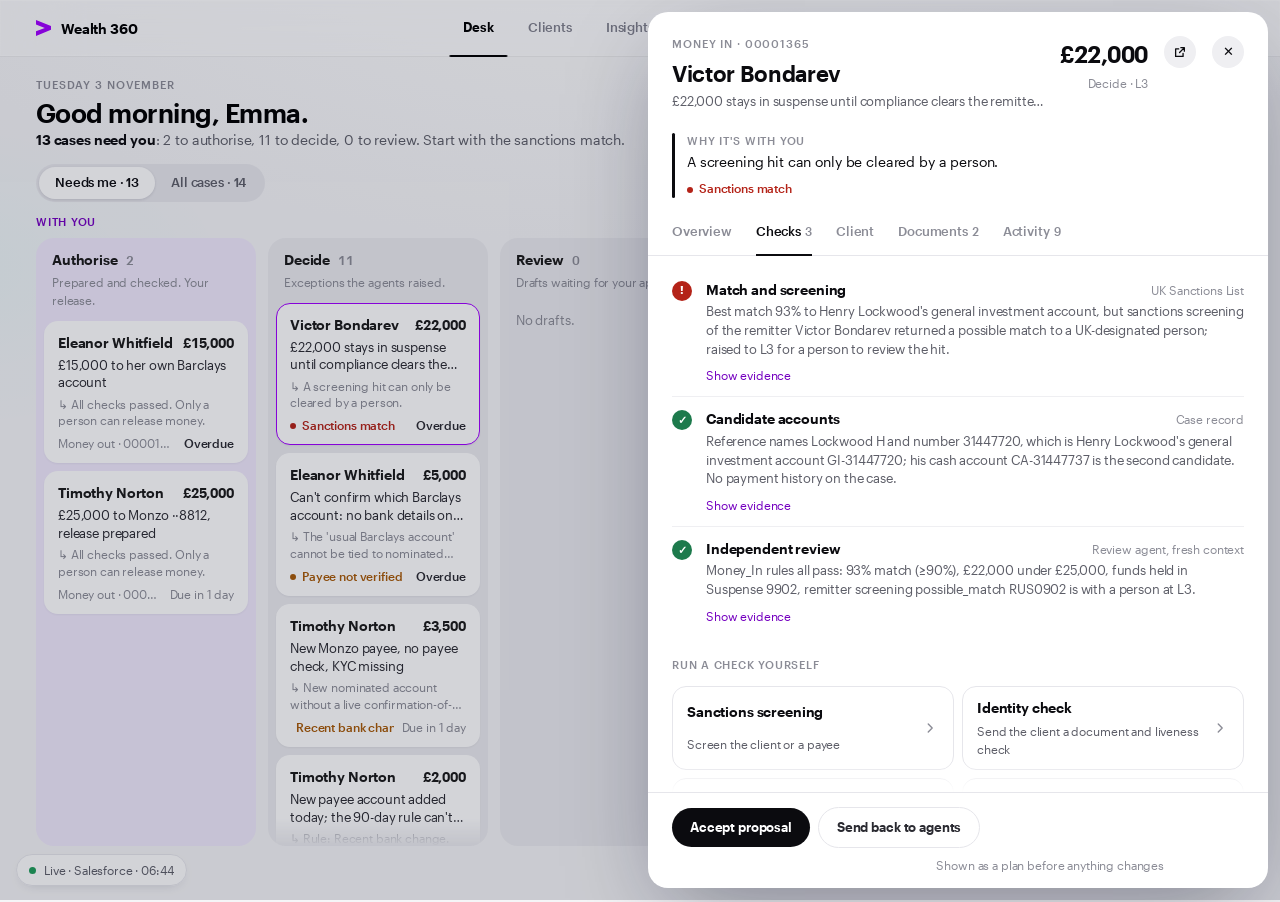
<file: assets/desk/bondarev-checks.html>
<!doctype html>
<html><head><meta charset="utf8"><meta name="viewport" content="width=device-width,initial-scale=1,viewport-fit=cover"><link rel="stylesheet" href="desk.css"><style>html,body{overflow:hidden!important}*{cursor:default!important}#fabwrap,#fab{display:none!important}</style></head><body class="w3live w3v"><title>Wealth 360</title>
<meta name="claude:viewport-fit-sides" content="cover">


<div class="ambient" aria-hidden="true"><span class="a"></span><span class="b"></span></div>
<header class="top">
  <div class="wrap top-in">
    <div class="lock"><svg class="gt" viewBox="116.99973 0 19.79227 20.94533" aria-hidden="true" focusable="false"><path d="m 116.99973,0 v 5.97866 l 11.556,4.516 -11.556,4.296 v 6.15467 l 19.792,-8.016 V 7.97066 Z" fill="currentColor"></path></svg><span class="prod">Wealth 360</span></div>
    <nav class="nav" role="tablist" aria-label="Views"><span class="ind" id="ind" aria-hidden="true" style="width: 58px; transform: translateX(0px);"></span><button role="tab" data-view="desk" aria-selected="true">Desk</button><button role="tab" data-view="clients" aria-selected="false">Clients</button><button role="tab" data-view="insights" aria-selected="false">Insights</button><button role="tab" data-view="rules" aria-selected="false">Rules</button><button role="tab" data-view="audit" aria-selected="false">Audit trail</button></nav>
    <div class="me"><span class="live" title="Live: Salesforce"></span><span class="me-n"><b>Emma Collins</b><small>Relationship Manager</small></span><span class="avatar" title="Emma Collins, Relationship Manager">EC</span></div>
  </div>
</header>

<main class="wrap">
  <div class="mnav" aria-label="Views"><button data-view="desk" aria-pressed="true">Desk</button><button data-view="clients" aria-pressed="false">Clients</button><button data-view="insights" aria-pressed="false">Insights</button><button data-view="rules" aria-pressed="false">Rules</button><button data-view="audit" aria-pressed="false">Audit trail</button></div>

  <section class="view" id="v-desk">
    <div id="w3" style="height: 839px;">
      <div class="w3-head">
        <div><div class="kicker" id="w3k">Tuesday 3 November</div><h1 id="w3h">Good morning, Emma.</h1><p id="w3p"><b>13 cases need you</b>: 2 to authorise, 11 to decide, 0 to review. Start with the sanctions match.</p></div>
        <div class="w3-stats"><div class="w3-stat w3-stat-done" title="Cases closed: by the agents on their own, or after a person's decision. Superseded cases are not counted."><small>Completed</small><strong id="w3s0">5 <em>· 1 by agents alone</em></strong></div><div class="w3-vr"></div><div class="w3-stat"><small>Agent steps today</small><strong id="w3s1">0</strong></div><div class="w3-vr"></div>
          <div class="w3-stat"><small>Your decisions</small><strong id="w3s2">0 <em>of 11</em></strong></div><div class="w3-vr"></div>
          <div class="w3-stat"><small>Agents working</small><strong id="w3s3">0</strong></div></div>
      </div>
      <div class="w3-bar"><div class="w3-lens" id="w3lens"><button data-l="me" aria-pressed="true">Needs me · 13</button><button data-l="all" aria-pressed="false">All cases · 14</button></div>
</div>
      <div class="w3-board" id="w3board"><div class="w3-groups w3-me"><span class="you">With you</span><span class="oth">Moving on its own</span></div><div class="w3-lanes w3-me"><section class="w3-lane w3la-auth"><header><h3>Authorise <span>2</span></h3><p>Prepared and checked. Your release.</p></header>
  <div class="w3-list"><button class="w3c" data-w3="500bb00000xvvlxAAA"><span class="w3r1"><b>Eleanor Whitfield</b><em>£15,000</em></span>
   <span class="w3hl">£15,000 to her own Barclays account</span><span class="w3wy">All checks passed. Only a person can release money.</span>
   <span class="w3r3"><span>Money out · 00001362</span><span class="w3soon">Overdue</span></span></button><button class="w3c" data-w3="500bb00000xv0itAAA"><span class="w3r1"><b>Timothy Norton</b><em>£25,000</em></span>
   <span class="w3hl">£25,000 to Monzo ··8812, release prepared</span><span class="w3wy">All checks passed. Only a person can release money.</span>
   <span class="w3r3"><span>Money out · 00001354</span><span class="">Due in 1 day</span></span></button></div></section><section class="w3-lane w3la-dec"><header><h3>Decide <span>11</span></h3><p>Exceptions the agents raised.</p></header>
  <div class="w3-list w3fb"><button class="w3c open" data-w3="500bb00000xvvm0AAA"><span class="w3r1"><b>Victor Bondarev</b><em>£22,000</em></span>
   <span class="w3hl">£22,000 stays in suspense until compliance clears the remitter; Barclays letter to release</span><span class="w3wy">A screening hit can only be cleared by a person.</span>
   <span class="w3r3"><span class="w3-mark w3-alert">Sanctions match</span><span class="w3soon">Overdue</span></span></button><button class="w3c" data-w3="500bb00000xwUuzAAE"><span class="w3r1"><b>Eleanor Whitfield</b><em>£5,000</em></span>
   <span class="w3hl">Can't confirm which Barclays account: no bank details on her nominated account</span><span class="w3wy">The 'usual Barclays account' cannot be tied to nominated account O-0006: the record holds no sort code,…</span>
   <span class="w3r3"><span class="w3-mark w3-risk">Payee not verified</span><span class="w3soon">Overdue</span></span></button><button class="w3c" data-w3="500bb00000xvZNGAA2"><span class="w3r1"><b>Timothy Norton</b><em>£3,500</em></span>
   <span class="w3hl">New Monzo payee, no payee check, KYC missing</span><span class="w3wy">New nominated account without a live confirmation-of-payee match and without valid account details on file.</span>
   <span class="w3r3"><span class="w3-mark w3-risk">Recent bank change</span><span class="">Due in 1 day</span></span></button><button class="w3c" data-w3="500bb00000xvEh0AAE"><span class="w3r1"><b>Timothy Norton</b><em>£2,000</em></span>
   <span class="w3hl">New payee account added today; the 90-day rule can't be confirmed</span><span class="w3wy">Rule: Recent bank change.</span>
   <span class="w3r3"><span class="w3-mark w3-risk">Recent bank change</span><span class="">Due in 1 day</span></span></button><button class="w3c" data-w3="500bb00000xv0iuAAA"><span class="w3r1"><b>Payment from Lloyds</b><em>£48,250</em></span>
   <span class="w3hl">Best match 68%, 90% needed</span><span class="w3wy">Best match 68%, 90% needed.</span>
   <span class="w3r3"><span>Money in · 00001355</span><span class="w3soon">Overdue</span></span></button><button class="w3c" data-w3="500bb00000xvvlyAAA"><span class="w3r1"><b>James Okafor</b><em>£18,500</em></span>
   <span class="w3hl">Matches James Okafor's Stocks and shares ISA</span><span class="w3wy">Default level L2; Credit over £25,000 not met (18,500.00)</span>
   <span class="w3r3"><span>Money in · 00001363</span><span class="w3soon">Overdue</span></span></button><button class="w3c" data-w3="500bb00000xv0ivAAA"><span class="w3r1"><b>Estate of Richard Hale</b><em>£547,600</em></span>
   <span class="w3hl">2 of 3 documents missing</span><span class="w3wy">Bereavement is always handled by a person.</span>
   <span class="w3r3"><span>Bereavement · 00001356</span><span class="w3soon">Overdue</span></span></button><button class="w3c" data-w3="500bb00000xuYWcAAM"><span class="w3r1"><b>Timothy Norton</b><em></em></span>
   <span class="w3hl">Bill is in Alex Jones's name</span><span class="w3wy">Bill names Mr A Jones (Alex Jones, a member of Timothy's household), not Timothy Norton.</span>
   <span class="w3r3"><span>Change of details · 00001358</span><span class="w3soon">Overdue</span></span></button><button class="w3c" data-w3="500bb00000xwIqbAAE"><span class="w3r1"><b>James Okafor</b><em></em></span>
   <span class="w3hl">Document request held for you</span><span class="w3wy">No proof of address on the case and the identity check is pending.</span>
   <span class="w3r3"><span>Change of details · 00001368</span><span class="w3soon">Overdue</span></span></button><button class="w3c" data-w3="500bb00000xwz7ZAAQ"><span class="w3r1"><b>Henry Lockwood</b><em></em></span>
   <span class="w3hl">Henry's council tax bill says it is a demo document; identity check not started yet</span><span class="w3wy">Rule: No tampering found on the evidence.</span>
   <span class="w3r3"><span>Change of details · 00001371</span><span class="w3soon">Overdue</span></span></button><button class="w3c" data-w3="500bb00000xx3CpAAI"><span class="w3r1"><b>Eleanor Whitfield</b><em></em></span>
   <span class="w3hl">Eleanor asks to change her surname to Hart; this case is set up as an address change</span><span class="w3wy">The request is a change of name (Whitfield to Hart), not a change of address.</span>
   <span class="w3r3"><span>Change of details · 00001374</span><span class="w3soon">Overdue</span></span></button></div></section><section class="w3-lane w3la-rev"><header><h3>Review <span>0</span></h3><p>Drafts waiting for your approval.</p></header>
  <div class="w3-list"><p class="w3-empty">No drafts.</p></div></section><section class="w3-lane w3la-agent"><header><h3>Agents working <span>0</span></h3><p>New requests and decided cases, worked now.</p></header>
  <div class="w3-list"><p class="w3-empty">All caught up. A new email, call or logged request appears here the moment it arrives.</p></div></section><section class="w3-lane w3la-wait"><header><h3>Waiting on client <span>1</span></h3><p>The client has the next step.</p></header>
  <div class="w3-list"><button class="w3c" data-w3="500bb00000xu2OYAAY"><span class="w3r1"><b>James Okafor</b><em></em></span>
   <span class="w3hl">Waiting on James: proof of address and ID check</span><span class="w3wy">The client has the next step.</span>
   <span class="w3r3"><span>00001369</span><span class="w3soon">Sent 28 Oct</span></span></button></div></section><section class="w3-lane w3la-done"><header><h3>Completed <span>0</span></h3><p>Closed today, evidence on file.</p></header>
  <div class="w3-list"><p class="w3-empty">Nothing closed yet today.</p></div></section></div></div>
    </div>
    
    <div class="hero">
      
      <div>
        <div class="meta"><span class="kicker">Tuesday, November 3 · your desk</span><span class="clock num" id="clock">06:44</span></div>
        <h1 id="headline">Good morning, Emma.</h1>
        <p class="lede" id="lede"><b class="hl">11 need you</b> · 0 in progress · 3 waiting on others</p>
      </div>
      <div class="stats" id="stats"><div class="stat"><div class="n num">0</div><div class="l">Agent tasks</div></div><div class="stat"><div class="n num">0<small>/11</small></div><div class="l">Your decisions</div></div><div class="stat"><div class="n num">3</div><div class="l">Waiting on others</div></div></div>
    </div>

    <div class="desk">
      <div>
        <div class="sec-h"><h2>Cases</h2><button class="primary lr-open" id="lrOpen" type="button" hidden="">Log request</button><p>Today</p></div>
        <div class="thead"><span>Case</span><span>Level</span><div class="stg"><span>Intake</span><span>Plan</span><span>Execute</span><span>Verify</span><span>Draft</span><span>Check</span><span>Fulfil</span></div><span class="r">State</span></div>
        <div id="rows"><div class="slot-row" data-slot="500bb00000xv0itAAA"><div class="case  " tabindex="0" role="button" data-id="500bb00000xv0itAAA" aria-label="Open Money out, Timothy Norton">
      <div class="id"><strong>Money out</strong><span>Timothy Norton &nbsp;<i>00001354</i></span></div>
      <span class="lvl L2">L2</span>
      <div class="lane"><div class="track"><b class="w" title="Intake"></b><b class="w" title="Planning"></b><b class="w" title="Execution"></b><b class="w" title="Verification"></b><b class="w" title="Communications"></b><b class="now" title="Checker"></b><b class="" title="Fulfilment"></b></div><div class="line"><em>System</em>Identity check: Identity not verified</div></div>
      <div class="st hold"><b>With checker</b><span>authorisation</span></div></div></div><div class="slot-row" data-slot="500bb00000xv0iuAAA"><div class="case wait " tabindex="0" role="button" data-id="500bb00000xv0iuAAA" aria-label="Open Money in, Payment from Lloyds">
      <div class="id"><strong>Money in</strong><span>Payment from Lloyds &nbsp;<i>00001355</i></span></div>
      <span class="lvl L3">L3</span>
      <div class="lane"><div class="track"><b class="w" title="Intake"></b><b class="w" title="Planning"></b><b class="w" title="Execution"></b><b class="w" title="Verification"></b><b class="w" title="Communications"></b><b class="halt" title="Checker"></b><b class="" title="Fulfilment"></b></div><div class="line"><em>Review agent</em>Raised to L3 and sent to you with a proposed next step</div></div>
      <div class="st wait"><b>Needs you</b><span>L3 decision</span></div></div></div><div class="slot-row" data-slot="500bb00000xv0ivAAA"><div class="case wait " tabindex="0" role="button" data-id="500bb00000xv0ivAAA" aria-label="Open Bereavement, Estate of Richard Hale">
      <div class="id"><strong>Bereavement</strong><span>Estate of Richard Hale &nbsp;<i>00001356</i></span></div>
      <span class="lvl L3">L3</span>
      <div class="lane"><div class="track"><b class="w" title="Intake"></b><b class="w" title="Planning"></b><b class="w" title="Execution"></b><b class="w" title="Verification"></b><b class="w" title="Communications"></b><b class="halt" title="Checker"></b><b class="" title="Fulfilment"></b></div><div class="line"><em>Case agent</em>Sent to you: missing documents and a meeting with Sophie</div></div>
      <div class="st wait"><b>Needs you</b><span>L3 decision</span></div></div></div><div class="slot-row" data-slot="500bb00000xuYWcAAM"><div class="case wait " tabindex="0" role="button" data-id="500bb00000xuYWcAAM" aria-label="Open Change of details, Timothy Norton">
      <div class="id"><strong>Change of details</strong><span>Timothy Norton &nbsp;<i>00001358</i></span></div>
      <span class="lvl L3">L3</span>
      <div class="lane"><div class="track"><b class="w" title="Intake"></b><b class="w" title="Planning"></b><b class="w" title="Execution"></b><b class="w" title="Verification"></b><b class="w" title="Communications"></b><b class="halt" title="Checker"></b><b class="" title="Fulfilment"></b></div><div class="line"><em>Review agent</em>Raised to L3 and sent to you with a proposed next step</div></div>
      <div class="st wait"><b>Needs you</b><span>L3 decision</span></div></div></div><div class="slot-row" data-slot="500bb00000xvZNGAA2"><div class="case wait " tabindex="0" role="button" data-id="500bb00000xvZNGAA2" aria-label="Open Money out, Timothy Norton">
      <div class="id"><strong>Money out</strong><span>Timothy Norton &nbsp;<i>00001359</i></span></div>
      <span class="lvl L3">L3</span>
      <div class="lane"><div class="track"><b class="w" title="Intake"></b><b class="w" title="Planning"></b><b class="halt" title="Execution"></b><b class="" title="Verification"></b><b class="" title="Communications"></b><b class="" title="Checker"></b><b class="" title="Fulfilment"></b></div><div class="line"><em>Case agent</em>KYC not evidenced (no party profile, screening or identity verification on file) and the nominated account was added today, a bank change inside 90 days.</div></div>
      <div class="st wait"><b>Needs you</b><span>L3 decision</span></div></div></div><div class="slot-row" data-slot="500bb00000xvEh0AAE"><div class="case wait " tabindex="0" role="button" data-id="500bb00000xvEh0AAE" aria-label="Open Money out, Timothy Norton">
      <div class="id"><strong>Money out</strong><span>Timothy Norton &nbsp;<i>00001360</i></span></div>
      <span class="lvl L3">L3</span>
      <div class="lane"><div class="track"><b class="w" title="Intake"></b><b class="w" title="Planning"></b><b class="halt" title="Execution"></b><b class="" title="Verification"></b><b class="" title="Communications"></b><b class="" title="Checker"></b><b class="" title="Fulfilment"></b></div><div class="line"><em>Case agent</em>KYC Approved, ID Accepted, screening Clear; I cannot show there has been no bank change in 90 days: both nominated accounts were created today and a change-of-details case opened today.</div></div>
      <div class="st wait"><b>Needs you</b><span>L3 decision</span></div></div></div><div class="slot-row" data-slot="500bb00000xvvm0AAA"><div class="case wait " tabindex="0" role="button" data-id="500bb00000xvvm0AAA" aria-label="Open Money in, Victor Bondarev">
      <div class="id"><strong>Money in</strong><span>Victor Bondarev &nbsp;<i>00001365</i></span></div>
      <span class="lvl L3">L3</span>
      <div class="lane"><div class="track"><b class="w" title="Intake"></b><b class="w" title="Planning"></b><b class="w" title="Execution"></b><b class="w" title="Verification"></b><b class="w" title="Communications"></b><b class="w" title="Checker"></b><b class="halt" title="Fulfilment"></b></div><div class="line"><em>Case agent</em>Payment kept unallocated in Suspense 9902 pending sanctions compliance review of the remitter hit RUS0902 and Barclays' reply; no instruction prepared, case not closed.</div></div>
      <div class="st wait"><b>Needs you</b><span>L3 decision</span></div></div></div><div class="slot-row" data-slot="500bb00000xvvlxAAA"><div class="case  " tabindex="0" role="button" data-id="500bb00000xvvlxAAA" aria-label="Open Money out, Eleanor Whitfield">
      <div class="id"><strong>Money out</strong><span>Eleanor Whitfield &nbsp;<i>00001362</i></span></div>
      <span class="lvl L2">L2</span>
      <div class="lane"><div class="track"><b class="w" title="Intake"></b><b class="w" title="Planning"></b><b class="w" title="Execution"></b><b class="w" title="Verification"></b><b class="w" title="Communications"></b><b class="now" title="Checker"></b><b class="" title="Fulfilment"></b></div><div class="line"><em>Fabian Goetzens</em>Meeting booked for Fri 30 Oct, 10:00: Review with Eleanor Whitfield</div></div>
      <div class="st hold"><b>With checker</b><span>authorisation</span></div></div></div><div class="slot-row" data-slot="500bb00000xvvlyAAA"><div class="case wait " tabindex="0" role="button" data-id="500bb00000xvvlyAAA" aria-label="Open Money in, James Okafor">
      <div class="id"><strong>Money in</strong><span>James Okafor &nbsp;<i>00001363</i></span></div>
      <span class="lvl L2">L2</span>
      <div class="lane"><div class="track"><b class="w" title="Intake"></b><b class="w" title="Planning"></b><b class="w" title="Execution"></b><b class="halt" title="Verification"></b><b class="" title="Communications"></b><b class="" title="Checker"></b><b class="" title="Fulfilment"></b></div><div class="line"><em>Review agent</em>Money_In: all 3 rules and both raise-to-L3 conditions pass on independent re-run; L2 correct; 1/1 documents received; funds held in suspense.</div></div>
      <div class="st wait"><b>Needs you</b><span>L2 decision</span></div></div></div><div class="slot-row" data-slot="500bb00000xwIqbAAE"><div class="case wait " tabindex="0" role="button" data-id="500bb00000xwIqbAAE" aria-label="Open Change of details, James Okafor">
      <div class="id"><strong>Change of details</strong><span>James Okafor &nbsp;<i>00001368</i></span></div>
      <span class="lvl L3">L3</span>
      <div class="lane"><div class="track"><b class="w" title="Intake"></b><b class="w" title="Planning"></b><b class="halt" title="Execution"></b><b class="" title="Verification"></b><b class="" title="Communications"></b><b class="" title="Checker"></b><b class="" title="Fulfilment"></b></div><div class="line"><em>Case agent</em>No proof of address on the case and identity check pending; document request with the identity link drafted but held for a person.</div></div>
      <div class="st wait"><b>Needs you</b><span>L3 decision</span></div></div></div><div class="slot-row" data-slot="500bb00000xwUuzAAE"><div class="case wait " tabindex="0" role="button" data-id="500bb00000xwUuzAAE" aria-label="Open Money out, Eleanor Whitfield">
      <div class="id"><strong>Money out</strong><span>Eleanor Whitfield &nbsp;<i>00001370</i></span></div>
      <span class="lvl L3">L3</span>
      <div class="lane"><div class="track"><b class="w" title="Intake"></b><b class="w" title="Planning"></b><b class="halt" title="Execution"></b><b class="" title="Verification"></b><b class="" title="Communications"></b><b class="" title="Checker"></b><b class="" title="Fulfilment"></b></div><div class="line"><em>System</em>Identity check: Identity verified</div></div>
      <div class="st wait"><b>Needs you</b><span>L3 decision</span></div></div></div><div class="slot-row" data-slot="500bb00000xwz7ZAAQ"><div class="case wait " tabindex="0" role="button" data-id="500bb00000xwz7ZAAQ" aria-label="Open Change of details, Henry Lockwood">
      <div class="id"><strong>Change of details</strong><span>Henry Lockwood &nbsp;<i>00001371</i></span></div>
      <span class="lvl L3">L3</span>
      <div class="lane"><div class="track"><b class="w" title="Intake"></b><b class="w" title="Planning"></b><b class="halt" title="Execution"></b><b class="" title="Verification"></b><b class="" title="Communications"></b><b class="" title="Checker"></b><b class="" title="Fulfilment"></b></div><div class="line"><em>Case agent</em>Both files are the same council tax bill for Mr Henry Lockwood at 2 Barons Court Road, issued 14 October 2026, but each says it is a demonstration document with fictional details, so it cannot be accepted as genuine without a person.</div></div>
      <div class="st wait"><b>Needs you</b><span>L3 decision</span></div></div></div><div class="slot-row" data-slot="500bb00000xx3CpAAI"><div class="case wait " tabindex="0" role="button" data-id="500bb00000xx3CpAAI" aria-label="Open Change of details, Eleanor Whitfield">
      <div class="id"><strong>Change of details</strong><span>Eleanor Whitfield &nbsp;<i>00001374</i></span></div>
      <span class="lvl L3">L3</span>
      <div class="lane"><div class="track"><b class="w" title="Intake"></b><b class="halt" title="Planning"></b><b class="" title="Execution"></b><b class="" title="Verification"></b><b class="" title="Communications"></b><b class="" title="Checker"></b><b class="" title="Fulfilment"></b></div><div class="line"><em>Case agent</em>Case is set as Change of address (L1), but the request is a surname change after marriage; the journey's rules and required document do not cover it, so a person needs to set the handling.</div></div>
      <div class="st wait"><b>Needs you</b><span>L3 decision</span></div></div></div><div class="slot-row" data-slot="500bb00000xu2OYAAY"><div class="case  " tabindex="0" role="button" data-id="500bb00000xu2OYAAY" aria-label="Open Change of details, James Okafor">
      <div class="id"><strong>Change of details</strong><span>James Okafor &nbsp;<i>00001369</i></span></div>
      <span class="lvl L1">L1</span>
      <div class="lane"><div class="track"><b class="w" title="Intake"></b><b class="now" title="Planning"></b><b class="" title="Execution"></b><b class="" title="Verification"></b><b class="" title="Communications"></b><b class="sk" title="Checker, not needed at L1"></b><b class="" title="Fulfilment"></b></div><div class="line"><em>Case agent</em>Email sent (auto-sent document request): Documents for your change of address [W360-00001369]</div></div>
      <div class="st hold"><b>Waiting</b><span>on customer</span></div></div></div></div>
      </div>
      <aside class="side">
        <div>
          <div class="sec-h"><h2>Needs you</h2><p id="needs-count">11 waiting</p></div>
          <div class="asks" id="asks"><button class="ask wait" data-id="500bb00000xv0iuAAA"><div class="ask-top"><span class="eyebrow">Money in</span><span class="amt num">£48,250.00</span></div><h3>Payment from Lloyds</h3><p>Best match 68%, 90% needed.</p><div class="ask-foot"><span class="state">Needs you · Level 3</span><span class="go">Review <svg class="gt" viewBox="116.99973 0 19.79227 20.94533" aria-hidden="true" focusable="false"><path d="m 116.99973,0 v 5.97866 l 11.556,4.516 -11.556,4.296 v 6.15467 l 19.792,-8.016 V 7.97066 Z" fill="currentColor"></path></svg></span></div></button><button class="ask wait" data-id="500bb00000xv0ivAAA"><div class="ask-top"><span class="eyebrow">Bereavement</span><span class="amt num">£547,600</span></div><h3>Estate of Richard Hale</h3><p>Grant of probate and executor's proof of identity missing (1 of 3 documents received).</p><div class="ask-foot"><span class="state">Needs you · Level 3</span><span class="go">Review <svg class="gt" viewBox="116.99973 0 19.79227 20.94533" aria-hidden="true" focusable="false"><path d="m 116.99973,0 v 5.97866 l 11.556,4.516 -11.556,4.296 v 6.15467 l 19.792,-8.016 V 7.97066 Z" fill="currentColor"></path></svg></span></div></button><button class="ask wait" data-id="500bb00000xuYWcAAM"><div class="ask-top"><span class="eyebrow">Change of details</span><span class="amt num">London W11</span></div><h3>Timothy Norton</h3><p>Bill names Mr A Jones (Alex Jones, a member of Timothy's household), not Timothy Norton.</p><div class="ask-foot"><span class="state">Needs you · Level 3</span><span class="go">Review <svg class="gt" viewBox="116.99973 0 19.79227 20.94533" aria-hidden="true" focusable="false"><path d="m 116.99973,0 v 5.97866 l 11.556,4.516 -11.556,4.296 v 6.15467 l 19.792,-8.016 V 7.97066 Z" fill="currentColor"></path></svg></span></div></button><button class="ask wait" data-id="500bb00000xvZNGAA2"><div class="ask-top"><span class="eyebrow">Money out</span><span class="amt num">£3,500</span></div><h3>Timothy Norton</h3><p>New nominated account without a live confirmation-of-payee match and without valid account details on file.</p><div class="ask-foot"><span class="state">Needs you · Level 3</span><span class="go">Review <svg class="gt" viewBox="116.99973 0 19.79227 20.94533" aria-hidden="true" focusable="false"><path d="m 116.99973,0 v 5.97866 l 11.556,4.516 -11.556,4.296 v 6.15467 l 19.792,-8.016 V 7.97066 Z" fill="currentColor"></path></svg></span></div></button><button class="ask wait" data-id="500bb00000xvEh0AAE"><div class="ask-top"><span class="eyebrow">Money out</span><span class="amt num">£2,000</span></div><h3>Timothy Norton</h3><p>The rule 'no bank change in the last 90 days' cannot be confirmed.</p><div class="ask-foot"><span class="state">Needs you · Level 3</span><span class="go">Review <svg class="gt" viewBox="116.99973 0 19.79227 20.94533" aria-hidden="true" focusable="false"><path d="m 116.99973,0 v 5.97866 l 11.556,4.516 -11.556,4.296 v 6.15467 l 19.792,-8.016 V 7.97066 Z" fill="currentColor"></path></svg></span></div></button><button class="ask wait" data-id="500bb00000xvvm0AAA"><div class="ask-top"><span class="eyebrow">Money in</span><span class="amt num">£22,000.00</span></div><h3>Victor Bondarev</h3><p>Remitter screened as a possible match to UK Sanctions List entry RUS0902 "Viktor Nikolayevich BONDAREV" (Russia regime, designated 2022-03-15, score 0.892).</p><div class="ask-foot"><span class="state">Needs you · Level 3</span><span class="go">Review <svg class="gt" viewBox="116.99973 0 19.79227 20.94533" aria-hidden="true" focusable="false"><path d="m 116.99973,0 v 5.97866 l 11.556,4.516 -11.556,4.296 v 6.15467 l 19.792,-8.016 V 7.97066 Z" fill="currentColor"></path></svg></span></div></button><button class="ask wait" data-id="500bb00000xvvlyAAA"><div class="ask-top"><span class="eyebrow">Money in</span><span class="amt num">£18,500.00</span></div><h3>James Okafor</h3><p>Allocate the GBP 18,500.00 from Suspense 9902 to the Stocks and shares ISA (a0Fbb000005l9bHEAQ, ISA-40417726) after the independent review, once ISA subscription headroom is confirmed.</p><div class="ask-foot"><span class="state">Needs you · Level 2</span><span class="go">Review <svg class="gt" viewBox="116.99973 0 19.79227 20.94533" aria-hidden="true" focusable="false"><path d="m 116.99973,0 v 5.97866 l 11.556,4.516 -11.556,4.296 v 6.15467 l 19.792,-8.016 V 7.97066 Z" fill="currentColor"></path></svg></span></div></button><button class="ask wait" data-id="500bb00000xwIqbAAE"><div class="ask-top"><span class="eyebrow">Change of details</span><span class="amt num">London ID1</span></div><h3>James Okafor</h3><p>No proof of address on the case and the identity check is pending.</p><div class="ask-foot"><span class="state">Needs you · Level 3</span><span class="go">Review <svg class="gt" viewBox="116.99973 0 19.79227 20.94533" aria-hidden="true" focusable="false"><path d="m 116.99973,0 v 5.97866 l 11.556,4.516 -11.556,4.296 v 6.15467 l 19.792,-8.016 V 7.97066 Z" fill="currentColor"></path></svg></span></div></button><button class="ask wait" data-id="500bb00000xwUuzAAE"><div class="ask-top"><span class="eyebrow">Money out</span><span class="amt num">£5,000</span></div><h3>Eleanor Whitfield</h3><p>The 'usual Barclays account' cannot be tied to nominated account O-0006: the record holds no sort code, account number or bank name.</p><div class="ask-foot"><span class="state">Needs you · Level 3</span><span class="go">Review <svg class="gt" viewBox="116.99973 0 19.79227 20.94533" aria-hidden="true" focusable="false"><path d="m 116.99973,0 v 5.97866 l 11.556,4.516 -11.556,4.296 v 6.15467 l 19.792,-8.016 V 7.97066 Z" fill="currentColor"></path></svg></span></div></button><button class="ask wait" data-id="500bb00000xwz7ZAAQ"><div class="ask-top"><span class="eyebrow">Change of details</span><span class="amt num">London ID1</span></div><h3>Henry Lockwood</h3><p>Both proof-of-address files print 'Demonstration document.</p><div class="ask-foot"><span class="state">Needs you · Level 3</span><span class="go">Review <svg class="gt" viewBox="116.99973 0 19.79227 20.94533" aria-hidden="true" focusable="false"><path d="m 116.99973,0 v 5.97866 l 11.556,4.516 -11.556,4.296 v 6.15467 l 19.792,-8.016 V 7.97066 Z" fill="currentColor"></path></svg></span></div></button><button class="ask wait" data-id="500bb00000xx3CpAAI"><div class="ask-top"><span class="eyebrow">Change of details</span><span class="amt num"></span></div><h3>Eleanor Whitfield</h3><p>The request is a change of name (Whitfield to Hart), not a change of address.</p><div class="ask-foot"><span class="state">Needs you · Level 3</span><span class="go">Review <svg class="gt" viewBox="116.99973 0 19.79227 20.94533" aria-hidden="true" focusable="false"><path d="m 116.99973,0 v 5.97866 l 11.556,4.516 -11.556,4.296 v 6.15467 l 19.792,-8.016 V 7.97066 Z" fill="currentColor"></path></svg></span></div></button></div>
        </div>
        <button class="more" data-summary=""><span><b>Summary</b><small id="lastact">14 cases · 0 of 11 decisions · 0 s of your time</small></span><svg viewBox="0 0 16 16" aria-hidden="true"><path d="M6 3.5 L10.5 8 L6 12.5"></path></svg></button>
        <div class="feed" id="feed" hidden=""><div class="fi  "><time class="num">08:42</time><div><small><b>Case agent</b> &nbsp;Bereavement, Estate of Richard Hale</small>Sent to you: missing documents and a meeting with Sophie</div></div><div class="fi  "><time class="num">08:41</time><div><small><b>Case agent</b> &nbsp;Bereavement, Estate of Richard Hale</small>One-to-one proposed with Sophie Hale, the beneficiary, with an agenda</div></div><div class="fi  "><time class="num">08:41</time><div><small><b>Case agent</b> &nbsp;Money out, Timothy Norton</small>Release prepared and sent to Payments Operations for authorisation</div></div><div class="fi  "><time class="num">08:40</time><div><small><b>Case agent</b> &nbsp;Bereavement, Estate of Richard Hale</small>Document request letter drafted in the bereavement tone of voice</div></div><div class="fi  "><time class="num">08:39</time><div><small><b>Case agent</b> &nbsp;Money out, Timothy Norton</small>Withdrawal confirmation drafted for Timothy</div></div><div class="fi  "><time class="num">08:38</time><div><small><b>Case agent</b> &nbsp;Bereavement, Estate of Richard Hale</small>Documents checked: 1 of 3 received. Grant of probate and executor ID missing</div></div><div class="fi  "><time class="num">08:38</time><div><small><b>Review agent</b> &nbsp;Money out, Timothy Norton</small>Independent check: 6 of 6 withdrawal rules passed</div></div><div class="fi  "><time class="num">08:38</time><div><small><b>Case agent</b> &nbsp;Complaint, Timothy Norton</small>Response drafted for review</div></div><div class="fi  "><time class="num">08:37</time><div><small><b>Review agent</b> &nbsp;Change of details, Timothy Norton</small>Raised to L3 and sent to you with a proposed next step</div></div><div class="fi  "><time class="num">08:36</time><div><small><b>Case agent</b> &nbsp;Bereavement, Estate of Richard Hale</small>Accounts marked deceased; regular payments stopped</div></div><div class="fi  "><time class="num">08:36</time><div><small><b>Review agent</b> &nbsp;Money in, Unmatched payment</small>Raised to L3 and sent to you with a proposed next step</div></div><div class="fi  "><time class="num">08:36</time><div><small><b>Case agent</b> &nbsp;Money out, Timothy Norton</small>KYC current; screening clear; no bank change in the last 90 days</div></div><div class="fi  "><time class="num">08:36</time><div><small><b>Review agent</b> &nbsp;Change of details, Timothy Norton</small>Independent check: evidence does not prove Timothy's address; record left unchanged</div></div><div class="fi  "><time class="num">08:36</time><div><small><b>Review agent</b> &nbsp;Complaint, Timothy Norton</small>Response checked against the complaints policy: apology, cause, fix, referral rights</div></div><div class="fi  "><time class="num">08:35</time><div><small><b>Review agent</b> &nbsp;Money in, Unmatched payment</small>Funds held in suspense; allocation blocked until a match is verified</div></div><div class="fi  "><time class="num">08:35</time><div><small><b>Case agent</b> &nbsp;Money out, Timothy Norton</small>Nominated account is new: confirmation of payee returned a full name match</div></div><div class="fi  "><time class="num">08:35</time><div><small><b>Case agent</b> &nbsp;Change of details, Timothy Norton</small>Address valid and bill in date; the bill names Alex Jones, not Timothy</div></div><div class="fi  "><time class="num">08:34</time><div><small><b>Case agent</b> &nbsp;Bereavement, Estate of Richard Hale</small>3 accounts found: GIA £412,300, ISA £96,800, cash £38,500</div></div><div class="fi  "><time class="num">08:34</time><div><small><b>Case agent</b> &nbsp;Complaint, Timothy Norton</small>Holding feed checked: Fidelity positions last updated 18 Sep; feed restored 24 Oct</div></div><div class="fi  "><time class="num">08:34</time><div><small><b>Case agent</b> &nbsp;Money in, Unmatched payment</small>Two possible matches in the Norton household; neither reaches 90%</div></div><div class="fi  "><time class="num">08:33</time><div><small><b>Case agent</b> &nbsp;Money out, Timothy Norton</small>Account status open; £25,000 within available cash, no lock-in</div></div><div class="fi  "><time class="num">08:33</time><div><small><b>Case agent</b> &nbsp;Change of details, Timothy Norton</small>Bill read: name, new address and issue date extracted</div></div><div class="fi  "><time class="num">08:32</time><div><small><b>Case agent</b> &nbsp;Bereavement, Estate of Richard Hale</small>Journey set: Bereavement notification, autonomy L3</div></div><div class="fi  "><time class="num">08:32</time><div><small><b>Case agent</b> &nbsp;Complaint, Timothy Norton</small>Case history retrieved: duplicate case 00001351 from the same email, merged</div></div><div class="fi  "><time class="num">08:32</time><div><small><b>Case agent</b> &nbsp;Money in, Unmatched payment</small>Searched every financial account by reference, amount, owner and payment history</div></div><div class="fi  "><time class="num">08:31</time><div><small><b>Case agent</b> &nbsp;Bereavement, Estate of Richard Hale</small>Death certificate read: name, date of death and registration district</div></div><div class="fi  "><time class="num">08:31</time><div><small><b>Case agent</b> &nbsp;Money out, Timothy Norton</small>Journey set: Withdrawal or encashment, autonomy L2</div></div><div class="fi  "><time class="num">08:31</time><div><small><b>Case agent</b> &nbsp;Change of details, Timothy Norton</small>Journey set: Change of address, autonomy L1</div></div><div class="fi  "><time class="num">08:30</time><div><small><b>Case agent</b> &nbsp;Complaint, Timothy Norton</small>Classified: service failure, data not updated, no financial loss claimed</div></div><div class="fi  "><time class="num">08:30</time><div><small><b>Case agent</b> &nbsp;Money in, Unmatched payment</small>Journey set: Allocate incoming funds, autonomy L2</div></div><div class="fi  "><time class="num">08:30</time><div><small><b>Case agent</b> &nbsp;Money out, Timothy Norton</small>Customer identified: Fidelity brokerage ··7631, value £789,522</div></div><div class="fi  "><time class="num">08:30</time><div><small><b>Case agent</b> &nbsp;Change of details, Timothy Norton</small>Customer identified: Timothy Norton, household with Alex Jones</div></div><div class="fi  "><time class="num">08:29</time><div><small><b>Case agent</b> &nbsp;Complaint, Timothy Norton</small>Complaint email read</div></div><div class="fi  "><time class="num">08:29</time><div><small><b>Case agent</b> &nbsp;Bereavement, Estate of Richard Hale</small>Web form and scanned death certificate received</div></div><div class="fi  "><time class="num">08:29</time><div><small><b>Case agent</b> &nbsp;Money in, Unmatched payment</small>Incoming credit received and parsed</div></div><div class="fi  "><time class="num">08:29</time><div><small><b>Case agent</b> &nbsp;Money out, Timothy Norton</small>Email request read</div></div><div class="fi  "><time class="num">08:29</time><div><small><b>Case agent</b> &nbsp;Change of details, Timothy Norton</small>Portal chat message read, council tax bill attached</div></div></div>
      </aside>
    </div>
  </section>

  <section class="view" id="v-clients" hidden="">
    <div id="w3cl"><aside class="w3cl-side"><div class="w3cl-search"><input id="w3clQ" placeholder="Search clients by name or email" autocomplete="off" aria-label="Search clients" value=""><div class="w3pl" id="w3clL" hidden=""></div></div>
      <h4 class="w3cl-k">On your desk</h4><div class="w3cl-list" id="w3clList"></div></aside><section class="w3cl-p" id="w3clP"></section></div>
    <div class="cv-bar">
      <div class="cv-pick"><label class="cv-search" for="cvq"><span class="cav" id="cvav"></span><input id="cvq" autocomplete="off" placeholder="Search clients, households or account numbers" aria-label="Search clients" value=""><span class="cv-cur" id="cvname"></span><kbd>⌘K</kbd></label>
        <div class="cv-pop" id="cvpop" role="listbox" hidden=""></div></div>
      <div class="cv-nav"><button class="icb" data-clstep="-1" aria-label="Previous client"><svg viewBox="0 0 16 16"><path d="M10 3.5 5.5 8 10 12.5"></path></svg></button><span class="num" id="cvpos"></span><button class="icb" data-clstep="1" aria-label="Next client"><svg viewBox="0 0 16 16"><path d="M6 3.5 10.5 8 6 12.5"></path></svg></button></div>
    </div>
    <article class="cv" id="cmain"></article>
  </section>
  <section class="view" id="v-onboarding" hidden="">
    <div class="obx-top"><div><div class="meta"><span class="kicker">Client onboarding · KYC and AML</span></div><h1>Onboarding</h1><p class="lede" id="oblede"></p></div><div class="obx-mode" role="tablist"><span class="cv-ind" id="obmind"></span><button data-obmode="board" aria-selected="true">Board</button><button data-obmode="detail" aria-selected="false">Detail</button></div></div>
    <article class="obx" id="obx"><aside class="obx-list" id="oblist"></aside><div class="obx-main" id="obmain"></div><div class="obb" id="obb"></div></article>
  </section>
  <section class="view" id="v-insights" hidden="">
    <div class="pagehead"><div class="meta"><span class="kicker">Across your book · today</span></div><h1>Insights</h1></div>
    <div class="in-sum" id="isum"></div>
    <div class="in-grid" id="igrid"></div>
  </section>
  <section class="view" id="v-rules" hidden="">
    <div class="pagehead"><div class="meta"><span class="kicker">Read only · from Salesforce</span></div><h1>Rules</h1></div>
    <div class="two">
      <div>
        <div class="scroll"><table class="t"><thead><tr><th>Journey</th><th>Level</th><th>Raised to L3 when</th><th>Signed by</th></tr></thead><tbody id="rulebody"><tr><td><b style="font-weight:600">Change of address</b></td><td><span class="lvl L1">L1</span></td><td>Name mismatch, including evidence in another household member's name, evidence over 3 months old, bank change in the last 90 days</td><td>Customer Servicing</td></tr><tr><td><b style="font-weight:600">Withdrawal or encashment</b></td><td><span class="lvl L2">L2</span></td><td>Vulnerability, unverified payee, recent bank change</td><td>Payments Operations</td></tr><tr><td><b style="font-weight:600">Allocate incoming funds</b></td><td><span class="lvl L2">L2</span></td><td>Match below 90%, credit over £25,000</td><td>Cash Operations</td></tr><tr><td><b style="font-weight:600">Bereavement notification</b></td><td><span class="lvl L3">L3</span></td><td>Always level 3</td><td>Relationship manager</td></tr><tr><td><b style="font-weight:600">Complaint</b></td><td><span class="lvl L2">L2</span></td><td>Vulnerability, regulator involvement</td><td>Complaints</td></tr></tbody></table></div>
        
      </div>
      <div>
        <div class="sec-h"><h2>Agents</h2><p>2 active</p></div>
        <div class="crew" id="crew"><div class="agent"><div class="h"><strong>Case agent</strong></div><p>Works each case end to end: reads the request, identifies the customer, completes the journey steps with evidence, drafts letters, carries out approved outcomes.</p><div class="tools">get_case_context · submit_step · read_document · draft_communication · release_fulfilment</div></div><div class="agent"><div class="h"><strong>Review agent</strong></div><p>Checks every case independently, in a fresh context, against the rules and the original request.</p><div class="tools">get_case_context · read_inbound · record_verification</div></div></div>
        <div class="sec-h" style="margin-top:22px"><h2>Levels</h2><p>Highest wins</p></div><div class="scroll"><table class="t"><thead><tr><th>Level</th><th>What happens</th><th>Who signs</th></tr></thead><tbody>
          <tr><td><span class="lvl">L1</span></td><td>Agents complete and close<small>Sampled after close</small></td><td>None</td></tr>
          <tr><td><span class="lvl">L2</span></td><td>Agents prepare, a person approves<small>Before anything leaves the firm</small></td><td>Owning team or customer</td></tr>
          <tr><td><span class="lvl L3">L3</span></td><td>The relationship manager decides<small>Agents prepare and carry out</small></td><td>Relationship manager</td></tr>
        </tbody></table></div>
      </div>
    </div>
  </section>

  <section class="view" id="v-audit" hidden="">
    <div class="pagehead"><div class="meta"><span class="kicker">Today · 3 November</span></div><h1>Audit trail</h1></div>
    <div class="aud">
      <aside class="aud-side">
        <div class="aud-sum" id="asum"></div>
        <nav class="aud-cases" id="acases" aria-label="Filter by case"></nav>
      </aside>
      <div class="aud-log">
        <div class="aud-bar"><label class="search" for="aq"><svg viewBox="0 0 16 16" aria-hidden="true"><circle cx="7" cy="7" r="4.5"></circle><path d="M10.5 10.5 L14 14"></path></svg><input id="aq" type="search" placeholder="Search actions, people or evidence" autocomplete="off" value=""></label><div class="seg" role="group" aria-label="Actor"><button data-who="all" aria-pressed="true">All</button><button data-who="people" aria-pressed="false">People</button><button data-who="agents" aria-pressed="false">Agents</button></div></div>
        <div class="aud-list" id="alist"></div>
      </div>
    </div>
  </section>


  <footer><span class="flock"><svg class="acn" viewBox="-1.58739177 -1.58739177 203.91212354 56.08784254" role="img" aria-label="accenture" focusable="false"><path d="m 116.99973,0 v 5.97866 l 11.556,4.516 -11.556,4.296 v 6.15467 l 19.792,-8.016 V 7.97066 Z" fill="#A100FF"></path><path d="m 185.77066,38.16906 h 8.67999 C 194.316,34.75973 192.76666,33.2984 190.2,33.2984 c -2.03735,0 -3.89601,1.10666 -4.42934,4.87066 m 4.60667,14.744 c -6.68667,0 -11.24667,-3.98533 -11.24667,-11.68933 V 40.7824 c 0,-7.74934 4.82534,-12 11.02267,-12 5.75733,0 10.584,3.23066 10.584,10.892 v 2.79066 h -15.05334 c 0.26666,4.16134 2.03467,5.756 4.82534,5.756 2.47867,0 3.80667,-1.328 4.252,-3.01066 h 5.976 c -0.70667,4.38266 -4.29467,7.70266 -10.36,7.70266 M 163.67466,29.2704 h 6.46399 v 4.24933 c 1.37201,-3.1 3.54268,-4.56 6.952,-4.56 v 6.37467 c -4.38399,0 -6.952,1.328 -6.952,5.18133 v 11.912 h -6.46399 z M 158.98,52.42773 h -6.46667 v -3.41067 c -1.10667,2.21467 -3.276,3.896 -6.732,3.896 -4.16,0 -7.21734,-2.524 -7.21734,-7.968 V 29.2704 h 6.51067 v 14.7 c 0,2.656 1.06133,3.896 3.36534,3.896 2.25732,0 4.07333,-1.41734 4.07333,-4.29467 V 29.2704 H 158.98 Z M 130.19466,22.27306 v 6.99734 h 4.428 v 4.82266 h -4.428 v 10.98267 c 0,1.72933 0.796,2.52533 2.30134,2.52533 0.93065,0 1.63866,-0.13333 2.25866,-0.39733 v 5.04533 c -0.752,0.22267 -2.03733,0.48667 -3.632,0.48667 -5.04534,0 -7.43867,-2.30133 -7.43867,-6.996 V 34.09306 h -2.70133 V 29.2704 h 2.70133 v -4.34134 z m -32.548,6.99734 h 6.464 v 3.45333 c 1.15334,-2.17067 3.45467,-3.94133 6.99734,-3.94133 4.20666,0 6.996,2.524 6.996,8.14666 v 15.49867 h -6.46667 V 37.9024 c 0,-2.7 -1.10533,-3.896 -3.452,-3.896 -2.25868,0 -4.07467,1.37333 -4.07467,4.296 v 14.12533 h -6.464 z m -18.95467,8.89866 h 8.67867 c -0.132,-3.40933 -1.68267,-4.87066 -4.25067,-4.87066 -2.036,0 -3.896,1.10666 -4.428,4.87066 m 4.60667,14.744 c -6.688,0 -11.248,-3.98533 -11.248,-11.68933 V 40.7824 c 0,-7.74934 4.82667,-12 11.02533,-12 5.756,0 10.584,3.23066 10.584,10.892 v 2.79066 h -15.056 c 0.26534,4.16134 2.03734,5.756 4.82534,5.756 2.48,0 3.80933,-1.328 4.252,-3.01066 h 5.97866 c -0.71066,4.38266 -4.296,7.70266 -10.36133,7.70266 m -24.26933,0 c -6.42,0 -11.06934,-3.98533 -11.06934,-11.82266 v -0.308 c 0,-7.83734 4.95867,-12 11.11334,-12 5.26933,0 9.60933,2.65733 10.14133,8.72133 h -6.2 c -0.39867,-2.256 -1.54933,-3.71733 -3.808,-3.71733 -2.74667,0 -4.64933,2.168 -4.64933,6.72933 v 0.708 c 0,4.69467 1.68266,6.82 4.69466,6.82 2.21334,0 3.85067,-1.63867 4.20534,-4.16267 h 5.88933 c -0.44267,5.268 -4.02933,9.032 -10.31733,9.032 m -24.09067,0 c -6.42,0 -11.06933,-3.98533 -11.06933,-11.82266 v -0.308 c 0,-7.83734 4.95866,-12 11.11333,-12 5.26933,0 9.60933,2.65733 10.14133,8.72133 h -6.2 c -0.39866,-2.256 -1.54933,-3.71733 -3.808,-3.71733 -2.74666,0 -4.64933,2.168 -4.64933,6.72933 v 0.708 c 0,4.69467 1.68267,6.82 4.69467,6.82 2.21333,0 3.85066,-1.63867 4.20533,-4.16267 h 5.88933 c -0.44266,5.268 -4.02933,9.032 -10.31733,9.032 m -21.124,-8.19066 v -2.21334 h -2.56933 c -3.18667,0 -4.824,0.88534 -4.824,2.96534 v 0.22133 c 0,1.59467 0.97466,2.70133 3.14266,2.70133 2.21467,0 4.25067,-1.23866 4.25067,-3.67466 M 7.61599,52.91306 C 3.45466,52.91306 0,50.78906 0,46.09306 V 45.8304 c 0,-5.71467 4.95866,-7.57334 10.93733,-7.57334 h 2.87733 v -1.10533 c 0,-2.304 -1.01866,-3.72133 -3.40933,-3.72133 -2.16934,0 -3.32,1.24 -3.49867,3.012 H 0.70799 c 0.44267,-5.136 4.516,-7.66 10.00801,-7.66 5.57866,0 9.56399,2.39066 9.56399,8.14666 V 52.42773 H 13.948 v -2.65867 c -1.10801,1.684 -3.232,3.144 -6.33201,3.144" fill="currentColor"></path></svg><span id="flbl" data-t="Wealth 360 · Mock-up, synthetic data">Wealth 360</span></span>
    <span class="ctl" aria-label="Demo controls" hidden=""><span>Demo</span><button class="link" data-speed="1" aria-pressed="true">1×</button><button class="link" data-speed="3" aria-pressed="false">3×</button><button class="link" id="pause">Resume</button><button class="link" id="replay">Replay the morning</button></span></footer>
</main>

<div class="sheet-wrap" id="sheet" hidden=""><div class="sheet" role="dialog" aria-modal="true" aria-labelledby="sh-t"><div class="sh-h"><div><span class="kicker">Salesforce · Service journeys</span><h2 id="sh-t">New case</h2></div><button class="close" id="sh-x" aria-label="Close"></button></div><div id="sh-body"></div></div></div>
<div class="fabwrap" id="fabwrap"><span class="arclbl" id="arclbl" style="bottom: 244px;">Money in · 00001365</span><div id="arcs"><button class="arcbtn" data-fab="scan" style="--i:0;--tx:0px;--ty:-186px" aria-label="Analyse a document"><svg viewBox="0 0 16 16"><path d="M2.5 5V3.5a1 1 0 0 1 1-1H5M11 2.5h1.5a1 1 0 0 1 1 1V5M13.5 11v1.5a1 1 0 0 1-1 1H11M5 13.5H3.5a1 1 0 0 1-1-1V11"></path><path d="M5 8h6"></path></svg><em>Analyse a document</em></button><button class="arcbtn" data-fab="note" style="--i:1;--tx:-57px;--ty:-177px" aria-label="Add a note"><svg viewBox="0 0 16 16"><path d="M3 3h10v7l-3 3H3z"></path><path d="M10 13v-3h3"></path></svg><em>Add a note</em></button><button class="arcbtn" data-fab="docs" style="--i:2;--tx:-109px;--ty:-150px" aria-label="Request documents"><svg viewBox="0 0 16 16"><path d="M4 2h5l3 3v9H4z"></path><path d="M9 2v3h3M6.5 9.5h3M6.5 11.5h3"></path></svg><em>Request documents</em></button><button class="arcbtn" data-fab="call" style="--i:3;--tx:-150px;--ty:-109px" aria-label="Log a call"><svg viewBox="0 0 16 16"><path d="M4 2.5h2l1 3-1.5 1a8 8 0 0 0 4 4l1-1.5 3 1v2a1.5 1.5 0 0 1-1.6 1.5A11 11 0 0 1 2.5 4.1 1.5 1.5 0 0 1 4 2.5z"></path></svg><em>Log a call</em></button><button class="arcbtn" data-fab="meet" style="--i:4;--tx:-177px;--ty:-57px" aria-label="Book a meeting"><svg viewBox="0 0 16 16"><rect x="2.5" y="3.5" width="11" height="10" rx="2"></rect><path d="M2.5 6.5h11M5.5 2v3M10.5 2v3"></path></svg><em>Book a meeting</em></button><button class="arcbtn" data-fab="assign" style="--i:5;--tx:-186px;--ty:0px" aria-label="Reassign"><svg viewBox="0 0 16 16"><circle cx="6" cy="6" r="2.5"></circle><path d="M2 13c0-2.2 1.8-4 4-4s4 1.8 4 4M11 6h4M13 4v4"></path></svg><em>Reassign</em></button></div>
  <button class="fab" id="fab" aria-label="Actions"><svg class="gt" viewBox="116.99973 0 19.79227 20.94533" aria-hidden="true" focusable="false"><path d="m 116.99973,0 v 5.97866 l 11.556,4.516 -11.556,4.296 v 6.15467 l 19.792,-8.016 V 7.97066 Z" fill="currentColor"></path></svg></button></div>
<div class="toast" id="toast" role="status" aria-live="polite"></div>
<div class="scrim" id="scrim"></div>
<div class="w3s on" id="w3sc"></div>
<aside class="w3d on" id="w3d" role="dialog" aria-modal="true" aria-labelledby="w3dt"><div class="w3d-h"><div class="r"><div style="min-width:0"><div class="k">Money in · 00001365</div><h2 id="w3dt">Victor Bondarev</h2><div class="sub">£22,000 stays in suspense until compliance clears the remitter; Barclays letter to release</div></div>
     <div style="display:flex;gap:16px;align-items:flex-start"><div><div class="amt">£22,000</div><div class="meta">Decide · L3</div></div><button class="w3x w3sfb" id="w3sfb" aria-label="Open in Salesforce" title="Open in Salesforce"><svg viewBox="0 0 16 16" aria-hidden="true"><path d="M9 3h4v4M13 3 7.5 8.5"></path><path d="M11.5 9.5V13H3V4.5h3.5"></path></svg></button><button class="w3x" id="w3x" aria-label="Close">✕</button></div></div>
     <div class="w3why w3la-dec"><div><small>Why it's with you</small><p>A screening hit can only be cleared by a person.<br><span style="display:inline-block;margin-top:6px"><span class="w3-mark w3-alert">Sanctions match</span></span></p></div></div></div>
   <nav class="w3tabs" role="tablist"><button role="tab" data-w3t="overview" aria-selected="false">Overview</button><button role="tab" data-w3t="checks" aria-selected="true">Checks<span>3</span></button><button role="tab" data-w3t="client" aria-selected="false">Client</button><button role="tab" data-w3t="docs" aria-selected="false">Documents<span>2</span></button><button role="tab" data-w3t="activity" aria-selected="false">Activity<span>9</span></button></nav>
   <div class="w3b w3fb" id="w3b"><div class="w3sec"><div class="w3chk"><span class="w3ic f w3-alert">!</span><div><div class="t"><b>Match and screening</b><span>UK Sanctions List</span></div><p>Best match 93% to Henry Lockwood's general investment account, but sanctions screening of the remitter Victor Bondarev returned a possible match to a UK-designated person; raised to L3 for a person to review the hit.</p><details><summary>Show evidence</summary><p>Possible match: "Victor Bondarev" vs RUS0902 "Viktor Nikolayevich BONDAREV", The Russia (Sanctions) (EU Exit) Regulations 2019, designated 2022-03-15, score 0.892. List dated 2026-10-16.</p></details></div></div><div class="w3chk"><span class="w3ic ">✓</span><div><div class="t"><b>Candidate accounts</b><span>Case record</span></div><p>Reference names Lockwood H and number 31447720, which is Henry Lockwood's general investment account GI-31447720; his cash account CA-31447737 is the second candidate. No payment history on the case.</p><details><summary>Show evidence</summary><p>REF LOCKWOOD H 31447720</p></details></div></div><div class="w3chk"><span class="w3ic ">✓</span><div><div class="t"><b>Independent review</b><span>Review agent, fresh context</span></div><p>Money_In rules all pass: 93% match (≥90%), £22,000 under £25,000, funds held in Suspense 9902, remitter screening possible_match RUS0902 is with a person at L3.</p><details><summary>Show evidence</summary><p>Re-ran W360IncomingMatch on: best score is 93 for Henry Lockwood's General investment account (account number quoted in the reference); the Cash account scored 68. Threshold 90, review limit 25,000, amount 22,000. Re-screened the remitter 'Victor Bondarev':…</p></details></div></div></div><div class="w3sec"><h4>Run a check yourself</h4><div class="w3run"><button type="button" data-w3run="screen"><b>Sanctions screening</b><small>Screen the client or a payee</small><svg viewBox="0 0 16 16" aria-hidden="true"><path d="M6 3.5 10.5 8 6 12.5"></path></svg></button><button type="button" data-w3run="id"><b>Identity check</b><small>Send the client a document and liveness check</small><svg viewBox="0 0 16 16" aria-hidden="true"><path d="M6 3.5 10.5 8 6 12.5"></path></svg></button><button type="button" data-w3run="addr"><b>Address check</b><small>Look an address up at its postcode</small><svg viewBox="0 0 16 16" aria-hidden="true"><path d="M6 3.5 10.5 8 6 12.5"></path></svg></button><button type="button" data-w3run="payee"><b>Payee account check</b><small>Confirm who owns an account</small><svg viewBox="0 0 16 16" aria-hidden="true"><path d="M6 3.5 10.5 8 6 12.5"></path></svg></button></div><p class="w3runf">Through your Wealth 360 Checks connector. Results are saved on the case and, for screening and identity, on the client's KYC profile.</p></div></div>
   <div class="w3d-f"><div class="acts"><button class="w3btn" id="lv-ok">Accept proposal</button><button class="w3btn g" id="lv-inv">Send back to agents</button><span class="sp">Shown as a plan before anything changes</span></div></div></aside>
<div class="w3-live" id="w3live"><i></i><span id="w3lt" title="">Live · Salesforce · 06:44</span></div>
<div class="w3nc" id="w3nc" hidden=""><form class="w3nc-in" id="w3ncF" novalidate="" role="dialog" aria-modal="true" aria-labelledby="w3ncT">
  <div class="w3nc-h"><h2 id="w3ncT">New case</h2><button type="button" class="w3x" id="w3ncX" aria-label="Close">✕</button></div>
  <p class="w3nc-sub">A request you took by phone, in a branch or by letter. The case is created in Salesforce and the agents start on it at once.</p>
  <div class="w3f">Client<div class="w3sel" id="w3ncSel" hidden=""></div><div id="w3ncQw" class="w3qw"><input id="w3ncQ" autocomplete="off" placeholder="Search by name or email" aria-label="Client" value=""><div class="w3pl" id="w3ncL" hidden=""></div></div></div>
  <div class="w3f">Type of request<div class="w3jt" role="radiogroup" aria-label="Type of request">
    <label><input type="radio" name="w3ncJ" value="" checked=""><span><b>Not sure</b><small>The agents classify it</small></span></label>
    <label><input type="radio" name="w3ncJ" value="Change_Of_Details"><span><b>Change of details</b><small>Address, name, contact</small></span></label>
    <label><input type="radio" name="w3ncJ" value="Money_Out"><span><b>Money out</b><small>Withdrawal or payment</small></span></label>
    <label><input type="radio" name="w3ncJ" value="Money_In"><span><b>Money in</b><small>A credit to allocate</small></span></label>
    <label><input type="radio" name="w3ncJ" value="Bereavement"><span><b>Bereavement</b><small>Notification of death</small></span></label>
    <label><input type="radio" name="w3ncJ" value="Complaint"><span><b>Complaint</b><small>Something went wrong</small></span></label>
  </div></div>
  <label class="w3f">Channel<select id="w3ncCh"><option selected="">Phone</option><option value="Branch">Branch (in person)</option><option>Letter</option><option>Email</option><option>Internal</option></select></label>
  <label class="w3f">Request<textarea id="w3ncR" rows="5" placeholder="What the client asked for: who, what, amounts, accounts, addresses, dates."></textarea></label>
  <div class="w3msg" id="w3ncMsg" hidden=""></div>
  <div class="w3nc-f"><button type="submit" class="w3btn" id="w3ncGo">Create case</button><button type="button" class="w3btn g" onclick="this.closest('.w3nc').querySelector('#w3ncX').click()">Cancel</button></div>
</form></div>
<div class="w3nc" id="w3ac" hidden=""><form class="w3nc-in w3ac-in" id="w3acF" novalidate="" role="dialog" aria-modal="true" aria-labelledby="w3acT">
  <div class="w3nc-h"><h2 id="w3acT"></h2><button type="button" class="w3x" id="w3acX" aria-label="Close">✕</button></div>
  <p class="w3nc-sub" id="w3acS"></p>
  <div class="w3acb" id="w3acB"></div>
  <div class="w3msg" id="w3acMsg" hidden=""></div>
  <div class="w3nc-f"><button type="submit" class="w3btn" id="w3acGo"></button><button type="button" class="w3btn g" id="w3acC">Cancel</button></div>
</form></div>
<aside class="drawer" id="drawer" role="dialog" aria-modal="true" aria-labelledby="dtitle">
  <div class="dh">
    <div class="dh-top"><span class="eyebrow" id="deb"></span><button class="close" id="dclose">Close</button></div>
    <h2 id="dtitle"></h2>
    <div class="sub" id="dsub"></div>
    <div class="dtrack" id="dtrack"></div>
  </div>
  <div class="dtabs" role="tablist" aria-label="Case sections">
    <button role="tab" data-dt="overview" aria-selected="true" id="dt-ov">Overview</button>
    <button role="tab" data-dt="kyc" aria-selected="false" id="dt-kyc" hidden="">KYC &amp; AML</button>
    <button role="tab" data-dt="evidence" aria-selected="false">Evidence</button>
    <button role="tab" data-dt="docs" aria-selected="false">Documents</button>
    <button role="tab" data-dt="activity" aria-selected="false">Activity</button>
    <button role="tab" data-dt="actions" aria-selected="false">Actions</button>
  </div>
  <div class="db" id="db"></div>
  <div class="dfoot" id="dfoot" hidden=""></div>
</aside>

<div class="lrm" id="lrm" role="dialog" aria-modal="true" aria-labelledby="lrmT" hidden="">
  <form class="lrm-in" id="lrmF" novalidate="">
    <h2 id="lrmT">Log a request</h2>
    <p class="lrm-sub">A request you took by phone, in a branch or by letter. It becomes a case and the agents start on it at once.</p>
    <div class="lrm-row">
      <label>Client<input id="lrmC" autocomplete="off" placeholder="Full name, e.g. James Okafor" required="" value=""></label>
      <label>Channel<select id="lrmCh"><option selected="">Phone</option><option value="Branch">Branch (in person)</option><option>Letter</option><option>Email</option><option>Internal</option></select></label>
    </div>
    <label>Request<textarea id="lrmR" placeholder="What the client asked for: who, what, amounts, accounts, addresses, dates." required=""></textarea></label>
    <div id="lrmMsg" hidden=""></div>
    <div id="lrmCands" class="lrm-cands" hidden=""></div>
    <div class="lrm-act"><button type="button" class="lrm-cancel" id="lrmX">Cancel</button><button type="submit" class="primary" id="lrmGo">Log request</button></div>
  </form>
</div>


</body></html>
</file>
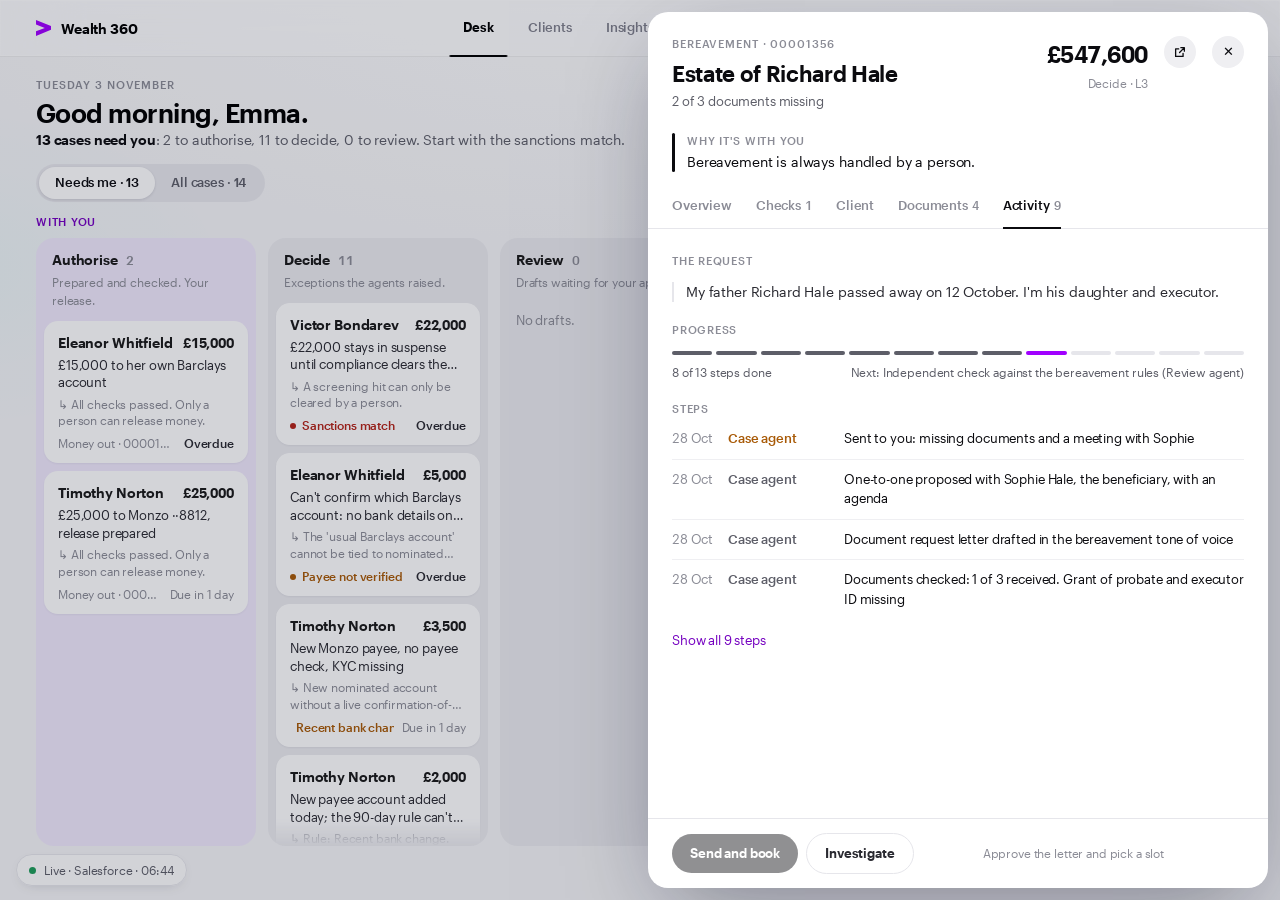
<file: assets/desk/hale-activity.html>
<!doctype html>
<html><head><meta charset="utf8"><meta name="viewport" content="width=device-width,initial-scale=1,viewport-fit=cover"><link rel="stylesheet" href="desk.css"><style>html,body{overflow:hidden!important}*{cursor:default!important}#fabwrap,#fab{display:none!important}</style></head><body class="w3live w3v"><title>Wealth 360</title>
<meta name="claude:viewport-fit-sides" content="cover">


<div class="ambient" aria-hidden="true"><span class="a"></span><span class="b"></span></div>
<header class="top">
  <div class="wrap top-in">
    <div class="lock"><svg class="gt" viewBox="116.99973 0 19.79227 20.94533" aria-hidden="true" focusable="false"><path d="m 116.99973,0 v 5.97866 l 11.556,4.516 -11.556,4.296 v 6.15467 l 19.792,-8.016 V 7.97066 Z" fill="currentColor"></path></svg><span class="prod">Wealth 360</span></div>
    <nav class="nav" role="tablist" aria-label="Views"><span class="ind" id="ind" aria-hidden="true" style="width: 58px; transform: translateX(0px);"></span><button role="tab" data-view="desk" aria-selected="true">Desk</button><button role="tab" data-view="clients" aria-selected="false">Clients</button><button role="tab" data-view="insights" aria-selected="false">Insights</button><button role="tab" data-view="rules" aria-selected="false">Rules</button><button role="tab" data-view="audit" aria-selected="false">Audit trail</button></nav>
    <div class="me"><span class="live" title="Live: Salesforce"></span><span class="me-n"><b>Emma Collins</b><small>Relationship Manager</small></span><span class="avatar" title="Emma Collins, Relationship Manager">EC</span></div>
  </div>
</header>

<main class="wrap">
  <div class="mnav" aria-label="Views"><button data-view="desk" aria-pressed="true">Desk</button><button data-view="clients" aria-pressed="false">Clients</button><button data-view="insights" aria-pressed="false">Insights</button><button data-view="rules" aria-pressed="false">Rules</button><button data-view="audit" aria-pressed="false">Audit trail</button></div>

  <section class="view" id="v-desk">
    <div id="w3" style="height: 839px;">
      <div class="w3-head">
        <div><div class="kicker" id="w3k">Tuesday 3 November</div><h1 id="w3h">Good morning, Emma.</h1><p id="w3p"><b>13 cases need you</b>: 2 to authorise, 11 to decide, 0 to review. Start with the sanctions match.</p></div>
        <div class="w3-stats"><div class="w3-stat w3-stat-done" title="Cases closed: by the agents on their own, or after a person's decision. Superseded cases are not counted."><small>Completed</small><strong id="w3s0">5 <em>· 1 by agents alone</em></strong></div><div class="w3-vr"></div><div class="w3-stat"><small>Agent steps today</small><strong id="w3s1">0</strong></div><div class="w3-vr"></div>
          <div class="w3-stat"><small>Your decisions</small><strong id="w3s2">0 <em>of 11</em></strong></div><div class="w3-vr"></div>
          <div class="w3-stat"><small>Agents working</small><strong id="w3s3">0</strong></div></div>
      </div>
      <div class="w3-bar"><div class="w3-lens" id="w3lens"><button data-l="me" aria-pressed="true">Needs me · 13</button><button data-l="all" aria-pressed="false">All cases · 14</button></div>
</div>
      <div class="w3-board" id="w3board"><div class="w3-groups w3-me"><span class="you">With you</span><span class="oth">Moving on its own</span></div><div class="w3-lanes w3-me"><section class="w3-lane w3la-auth"><header><h3>Authorise <span>2</span></h3><p>Prepared and checked. Your release.</p></header>
  <div class="w3-list"><button class="w3c" data-w3="500bb00000xvvlxAAA"><span class="w3r1"><b>Eleanor Whitfield</b><em>£15,000</em></span>
   <span class="w3hl">£15,000 to her own Barclays account</span><span class="w3wy">All checks passed. Only a person can release money.</span>
   <span class="w3r3"><span>Money out · 00001362</span><span class="w3soon">Overdue</span></span></button><button class="w3c" data-w3="500bb00000xv0itAAA"><span class="w3r1"><b>Timothy Norton</b><em>£25,000</em></span>
   <span class="w3hl">£25,000 to Monzo ··8812, release prepared</span><span class="w3wy">All checks passed. Only a person can release money.</span>
   <span class="w3r3"><span>Money out · 00001354</span><span class="">Due in 1 day</span></span></button></div></section><section class="w3-lane w3la-dec"><header><h3>Decide <span>11</span></h3><p>Exceptions the agents raised.</p></header>
  <div class="w3-list w3fb"><button class="w3c" data-w3="500bb00000xvvm0AAA"><span class="w3r1"><b>Victor Bondarev</b><em>£22,000</em></span>
   <span class="w3hl">£22,000 stays in suspense until compliance clears the remitter; Barclays letter to release</span><span class="w3wy">A screening hit can only be cleared by a person.</span>
   <span class="w3r3"><span class="w3-mark w3-alert">Sanctions match</span><span class="w3soon">Overdue</span></span></button><button class="w3c" data-w3="500bb00000xwUuzAAE"><span class="w3r1"><b>Eleanor Whitfield</b><em>£5,000</em></span>
   <span class="w3hl">Can't confirm which Barclays account: no bank details on her nominated account</span><span class="w3wy">The 'usual Barclays account' cannot be tied to nominated account O-0006: the record holds no sort code,…</span>
   <span class="w3r3"><span class="w3-mark w3-risk">Payee not verified</span><span class="w3soon">Overdue</span></span></button><button class="w3c" data-w3="500bb00000xvZNGAA2"><span class="w3r1"><b>Timothy Norton</b><em>£3,500</em></span>
   <span class="w3hl">New Monzo payee, no payee check, KYC missing</span><span class="w3wy">New nominated account without a live confirmation-of-payee match and without valid account details on file.</span>
   <span class="w3r3"><span class="w3-mark w3-risk">Recent bank change</span><span class="">Due in 1 day</span></span></button><button class="w3c" data-w3="500bb00000xvEh0AAE"><span class="w3r1"><b>Timothy Norton</b><em>£2,000</em></span>
   <span class="w3hl">New payee account added today; the 90-day rule can't be confirmed</span><span class="w3wy">Rule: Recent bank change.</span>
   <span class="w3r3"><span class="w3-mark w3-risk">Recent bank change</span><span class="">Due in 1 day</span></span></button><button class="w3c" data-w3="500bb00000xv0iuAAA"><span class="w3r1"><b>Payment from Lloyds</b><em>£48,250</em></span>
   <span class="w3hl">Best match 68%, 90% needed</span><span class="w3wy">Best match 68%, 90% needed.</span>
   <span class="w3r3"><span>Money in · 00001355</span><span class="w3soon">Overdue</span></span></button><button class="w3c" data-w3="500bb00000xvvlyAAA"><span class="w3r1"><b>James Okafor</b><em>£18,500</em></span>
   <span class="w3hl">Matches James Okafor's Stocks and shares ISA</span><span class="w3wy">Default level L2; Credit over £25,000 not met (18,500.00)</span>
   <span class="w3r3"><span>Money in · 00001363</span><span class="w3soon">Overdue</span></span></button><button class="w3c open" data-w3="500bb00000xv0ivAAA"><span class="w3r1"><b>Estate of Richard Hale</b><em>£547,600</em></span>
   <span class="w3hl">2 of 3 documents missing</span><span class="w3wy">Bereavement is always handled by a person.</span>
   <span class="w3r3"><span>Bereavement · 00001356</span><span class="w3soon">Overdue</span></span></button><button class="w3c" data-w3="500bb00000xuYWcAAM"><span class="w3r1"><b>Timothy Norton</b><em></em></span>
   <span class="w3hl">Bill is in Alex Jones's name</span><span class="w3wy">Bill names Mr A Jones (Alex Jones, a member of Timothy's household), not Timothy Norton.</span>
   <span class="w3r3"><span>Change of details · 00001358</span><span class="w3soon">Overdue</span></span></button><button class="w3c" data-w3="500bb00000xwIqbAAE"><span class="w3r1"><b>James Okafor</b><em></em></span>
   <span class="w3hl">Document request held for you</span><span class="w3wy">No proof of address on the case and the identity check is pending.</span>
   <span class="w3r3"><span>Change of details · 00001368</span><span class="w3soon">Overdue</span></span></button><button class="w3c" data-w3="500bb00000xwz7ZAAQ"><span class="w3r1"><b>Henry Lockwood</b><em></em></span>
   <span class="w3hl">Henry's council tax bill says it is a demo document; identity check not started yet</span><span class="w3wy">Rule: No tampering found on the evidence.</span>
   <span class="w3r3"><span>Change of details · 00001371</span><span class="w3soon">Overdue</span></span></button><button class="w3c" data-w3="500bb00000xx3CpAAI"><span class="w3r1"><b>Eleanor Whitfield</b><em></em></span>
   <span class="w3hl">Eleanor asks to change her surname to Hart; this case is set up as an address change</span><span class="w3wy">The request is a change of name (Whitfield to Hart), not a change of address.</span>
   <span class="w3r3"><span>Change of details · 00001374</span><span class="w3soon">Overdue</span></span></button></div></section><section class="w3-lane w3la-rev"><header><h3>Review <span>0</span></h3><p>Drafts waiting for your approval.</p></header>
  <div class="w3-list"><p class="w3-empty">No drafts.</p></div></section><section class="w3-lane w3la-agent"><header><h3>Agents working <span>0</span></h3><p>New requests and decided cases, worked now.</p></header>
  <div class="w3-list"><p class="w3-empty">All caught up. A new email, call or logged request appears here the moment it arrives.</p></div></section><section class="w3-lane w3la-wait"><header><h3>Waiting on client <span>1</span></h3><p>The client has the next step.</p></header>
  <div class="w3-list"><button class="w3c" data-w3="500bb00000xu2OYAAY"><span class="w3r1"><b>James Okafor</b><em></em></span>
   <span class="w3hl">Waiting on James: proof of address and ID check</span><span class="w3wy">The client has the next step.</span>
   <span class="w3r3"><span>00001369</span><span class="w3soon">Sent 28 Oct</span></span></button></div></section><section class="w3-lane w3la-done"><header><h3>Completed <span>0</span></h3><p>Closed today, evidence on file.</p></header>
  <div class="w3-list"><p class="w3-empty">Nothing closed yet today.</p></div></section></div></div>
    </div>
    
    <div class="hero">
      
      <div>
        <div class="meta"><span class="kicker">Tuesday, November 3 · your desk</span><span class="clock num" id="clock">06:44</span></div>
        <h1 id="headline">Good morning, Emma.</h1>
        <p class="lede" id="lede"><b class="hl">11 need you</b> · 0 in progress · 3 waiting on others</p>
      </div>
      <div class="stats" id="stats"><div class="stat"><div class="n num">0</div><div class="l">Agent tasks</div></div><div class="stat"><div class="n num">0<small>/11</small></div><div class="l">Your decisions</div></div><div class="stat"><div class="n num">3</div><div class="l">Waiting on others</div></div></div>
    </div>

    <div class="desk">
      <div>
        <div class="sec-h"><h2>Cases</h2><button class="primary lr-open" id="lrOpen" type="button" hidden="">Log request</button><p>Today</p></div>
        <div class="thead"><span>Case</span><span>Level</span><div class="stg"><span>Intake</span><span>Plan</span><span>Execute</span><span>Verify</span><span>Draft</span><span>Check</span><span>Fulfil</span></div><span class="r">State</span></div>
        <div id="rows"><div class="slot-row" data-slot="500bb00000xv0itAAA"><div class="case  " tabindex="0" role="button" data-id="500bb00000xv0itAAA" aria-label="Open Money out, Timothy Norton">
      <div class="id"><strong>Money out</strong><span>Timothy Norton &nbsp;<i>00001354</i></span></div>
      <span class="lvl L2">L2</span>
      <div class="lane"><div class="track"><b class="w" title="Intake"></b><b class="w" title="Planning"></b><b class="w" title="Execution"></b><b class="w" title="Verification"></b><b class="w" title="Communications"></b><b class="now" title="Checker"></b><b class="" title="Fulfilment"></b></div><div class="line"><em>System</em>Identity check: Identity not verified</div></div>
      <div class="st hold"><b>With checker</b><span>authorisation</span></div></div></div><div class="slot-row" data-slot="500bb00000xv0iuAAA"><div class="case wait " tabindex="0" role="button" data-id="500bb00000xv0iuAAA" aria-label="Open Money in, Payment from Lloyds">
      <div class="id"><strong>Money in</strong><span>Payment from Lloyds &nbsp;<i>00001355</i></span></div>
      <span class="lvl L3">L3</span>
      <div class="lane"><div class="track"><b class="w" title="Intake"></b><b class="w" title="Planning"></b><b class="w" title="Execution"></b><b class="w" title="Verification"></b><b class="w" title="Communications"></b><b class="halt" title="Checker"></b><b class="" title="Fulfilment"></b></div><div class="line"><em>Review agent</em>Raised to L3 and sent to you with a proposed next step</div></div>
      <div class="st wait"><b>Needs you</b><span>L3 decision</span></div></div></div><div class="slot-row" data-slot="500bb00000xv0ivAAA"><div class="case wait " tabindex="0" role="button" data-id="500bb00000xv0ivAAA" aria-label="Open Bereavement, Estate of Richard Hale">
      <div class="id"><strong>Bereavement</strong><span>Estate of Richard Hale &nbsp;<i>00001356</i></span></div>
      <span class="lvl L3">L3</span>
      <div class="lane"><div class="track"><b class="w" title="Intake"></b><b class="w" title="Planning"></b><b class="w" title="Execution"></b><b class="w" title="Verification"></b><b class="w" title="Communications"></b><b class="halt" title="Checker"></b><b class="" title="Fulfilment"></b></div><div class="line"><em>Case agent</em>Sent to you: missing documents and a meeting with Sophie</div></div>
      <div class="st wait"><b>Needs you</b><span>L3 decision</span></div></div></div><div class="slot-row" data-slot="500bb00000xuYWcAAM"><div class="case wait " tabindex="0" role="button" data-id="500bb00000xuYWcAAM" aria-label="Open Change of details, Timothy Norton">
      <div class="id"><strong>Change of details</strong><span>Timothy Norton &nbsp;<i>00001358</i></span></div>
      <span class="lvl L3">L3</span>
      <div class="lane"><div class="track"><b class="w" title="Intake"></b><b class="w" title="Planning"></b><b class="w" title="Execution"></b><b class="w" title="Verification"></b><b class="w" title="Communications"></b><b class="halt" title="Checker"></b><b class="" title="Fulfilment"></b></div><div class="line"><em>Review agent</em>Raised to L3 and sent to you with a proposed next step</div></div>
      <div class="st wait"><b>Needs you</b><span>L3 decision</span></div></div></div><div class="slot-row" data-slot="500bb00000xvZNGAA2"><div class="case wait " tabindex="0" role="button" data-id="500bb00000xvZNGAA2" aria-label="Open Money out, Timothy Norton">
      <div class="id"><strong>Money out</strong><span>Timothy Norton &nbsp;<i>00001359</i></span></div>
      <span class="lvl L3">L3</span>
      <div class="lane"><div class="track"><b class="w" title="Intake"></b><b class="w" title="Planning"></b><b class="halt" title="Execution"></b><b class="" title="Verification"></b><b class="" title="Communications"></b><b class="" title="Checker"></b><b class="" title="Fulfilment"></b></div><div class="line"><em>Case agent</em>KYC not evidenced (no party profile, screening or identity verification on file) and the nominated account was added today, a bank change inside 90 days.</div></div>
      <div class="st wait"><b>Needs you</b><span>L3 decision</span></div></div></div><div class="slot-row" data-slot="500bb00000xvEh0AAE"><div class="case wait " tabindex="0" role="button" data-id="500bb00000xvEh0AAE" aria-label="Open Money out, Timothy Norton">
      <div class="id"><strong>Money out</strong><span>Timothy Norton &nbsp;<i>00001360</i></span></div>
      <span class="lvl L3">L3</span>
      <div class="lane"><div class="track"><b class="w" title="Intake"></b><b class="w" title="Planning"></b><b class="halt" title="Execution"></b><b class="" title="Verification"></b><b class="" title="Communications"></b><b class="" title="Checker"></b><b class="" title="Fulfilment"></b></div><div class="line"><em>Case agent</em>KYC Approved, ID Accepted, screening Clear; I cannot show there has been no bank change in 90 days: both nominated accounts were created today and a change-of-details case opened today.</div></div>
      <div class="st wait"><b>Needs you</b><span>L3 decision</span></div></div></div><div class="slot-row" data-slot="500bb00000xvvm0AAA"><div class="case wait " tabindex="0" role="button" data-id="500bb00000xvvm0AAA" aria-label="Open Money in, Victor Bondarev">
      <div class="id"><strong>Money in</strong><span>Victor Bondarev &nbsp;<i>00001365</i></span></div>
      <span class="lvl L3">L3</span>
      <div class="lane"><div class="track"><b class="w" title="Intake"></b><b class="w" title="Planning"></b><b class="w" title="Execution"></b><b class="w" title="Verification"></b><b class="w" title="Communications"></b><b class="w" title="Checker"></b><b class="halt" title="Fulfilment"></b></div><div class="line"><em>Case agent</em>Payment kept unallocated in Suspense 9902 pending sanctions compliance review of the remitter hit RUS0902 and Barclays' reply; no instruction prepared, case not closed.</div></div>
      <div class="st wait"><b>Needs you</b><span>L3 decision</span></div></div></div><div class="slot-row" data-slot="500bb00000xvvlxAAA"><div class="case  " tabindex="0" role="button" data-id="500bb00000xvvlxAAA" aria-label="Open Money out, Eleanor Whitfield">
      <div class="id"><strong>Money out</strong><span>Eleanor Whitfield &nbsp;<i>00001362</i></span></div>
      <span class="lvl L2">L2</span>
      <div class="lane"><div class="track"><b class="w" title="Intake"></b><b class="w" title="Planning"></b><b class="w" title="Execution"></b><b class="w" title="Verification"></b><b class="w" title="Communications"></b><b class="now" title="Checker"></b><b class="" title="Fulfilment"></b></div><div class="line"><em>Fabian Goetzens</em>Meeting booked for Fri 30 Oct, 10:00: Review with Eleanor Whitfield</div></div>
      <div class="st hold"><b>With checker</b><span>authorisation</span></div></div></div><div class="slot-row" data-slot="500bb00000xvvlyAAA"><div class="case wait " tabindex="0" role="button" data-id="500bb00000xvvlyAAA" aria-label="Open Money in, James Okafor">
      <div class="id"><strong>Money in</strong><span>James Okafor &nbsp;<i>00001363</i></span></div>
      <span class="lvl L2">L2</span>
      <div class="lane"><div class="track"><b class="w" title="Intake"></b><b class="w" title="Planning"></b><b class="w" title="Execution"></b><b class="halt" title="Verification"></b><b class="" title="Communications"></b><b class="" title="Checker"></b><b class="" title="Fulfilment"></b></div><div class="line"><em>Review agent</em>Money_In: all 3 rules and both raise-to-L3 conditions pass on independent re-run; L2 correct; 1/1 documents received; funds held in suspense.</div></div>
      <div class="st wait"><b>Needs you</b><span>L2 decision</span></div></div></div><div class="slot-row" data-slot="500bb00000xwIqbAAE"><div class="case wait " tabindex="0" role="button" data-id="500bb00000xwIqbAAE" aria-label="Open Change of details, James Okafor">
      <div class="id"><strong>Change of details</strong><span>James Okafor &nbsp;<i>00001368</i></span></div>
      <span class="lvl L3">L3</span>
      <div class="lane"><div class="track"><b class="w" title="Intake"></b><b class="w" title="Planning"></b><b class="halt" title="Execution"></b><b class="" title="Verification"></b><b class="" title="Communications"></b><b class="" title="Checker"></b><b class="" title="Fulfilment"></b></div><div class="line"><em>Case agent</em>No proof of address on the case and identity check pending; document request with the identity link drafted but held for a person.</div></div>
      <div class="st wait"><b>Needs you</b><span>L3 decision</span></div></div></div><div class="slot-row" data-slot="500bb00000xwUuzAAE"><div class="case wait " tabindex="0" role="button" data-id="500bb00000xwUuzAAE" aria-label="Open Money out, Eleanor Whitfield">
      <div class="id"><strong>Money out</strong><span>Eleanor Whitfield &nbsp;<i>00001370</i></span></div>
      <span class="lvl L3">L3</span>
      <div class="lane"><div class="track"><b class="w" title="Intake"></b><b class="w" title="Planning"></b><b class="halt" title="Execution"></b><b class="" title="Verification"></b><b class="" title="Communications"></b><b class="" title="Checker"></b><b class="" title="Fulfilment"></b></div><div class="line"><em>System</em>Identity check: Identity verified</div></div>
      <div class="st wait"><b>Needs you</b><span>L3 decision</span></div></div></div><div class="slot-row" data-slot="500bb00000xwz7ZAAQ"><div class="case wait " tabindex="0" role="button" data-id="500bb00000xwz7ZAAQ" aria-label="Open Change of details, Henry Lockwood">
      <div class="id"><strong>Change of details</strong><span>Henry Lockwood &nbsp;<i>00001371</i></span></div>
      <span class="lvl L3">L3</span>
      <div class="lane"><div class="track"><b class="w" title="Intake"></b><b class="w" title="Planning"></b><b class="halt" title="Execution"></b><b class="" title="Verification"></b><b class="" title="Communications"></b><b class="" title="Checker"></b><b class="" title="Fulfilment"></b></div><div class="line"><em>Case agent</em>Both files are the same council tax bill for Mr Henry Lockwood at 2 Barons Court Road, issued 14 October 2026, but each says it is a demonstration document with fictional details, so it cannot be accepted as genuine without a person.</div></div>
      <div class="st wait"><b>Needs you</b><span>L3 decision</span></div></div></div><div class="slot-row" data-slot="500bb00000xx3CpAAI"><div class="case wait " tabindex="0" role="button" data-id="500bb00000xx3CpAAI" aria-label="Open Change of details, Eleanor Whitfield">
      <div class="id"><strong>Change of details</strong><span>Eleanor Whitfield &nbsp;<i>00001374</i></span></div>
      <span class="lvl L3">L3</span>
      <div class="lane"><div class="track"><b class="w" title="Intake"></b><b class="halt" title="Planning"></b><b class="" title="Execution"></b><b class="" title="Verification"></b><b class="" title="Communications"></b><b class="" title="Checker"></b><b class="" title="Fulfilment"></b></div><div class="line"><em>Case agent</em>Case is set as Change of address (L1), but the request is a surname change after marriage; the journey's rules and required document do not cover it, so a person needs to set the handling.</div></div>
      <div class="st wait"><b>Needs you</b><span>L3 decision</span></div></div></div><div class="slot-row" data-slot="500bb00000xu2OYAAY"><div class="case  " tabindex="0" role="button" data-id="500bb00000xu2OYAAY" aria-label="Open Change of details, James Okafor">
      <div class="id"><strong>Change of details</strong><span>James Okafor &nbsp;<i>00001369</i></span></div>
      <span class="lvl L1">L1</span>
      <div class="lane"><div class="track"><b class="w" title="Intake"></b><b class="now" title="Planning"></b><b class="" title="Execution"></b><b class="" title="Verification"></b><b class="" title="Communications"></b><b class="sk" title="Checker, not needed at L1"></b><b class="" title="Fulfilment"></b></div><div class="line"><em>Case agent</em>Email sent (auto-sent document request): Documents for your change of address [W360-00001369]</div></div>
      <div class="st hold"><b>Waiting</b><span>on customer</span></div></div></div></div>
      </div>
      <aside class="side">
        <div>
          <div class="sec-h"><h2>Needs you</h2><p id="needs-count">11 waiting</p></div>
          <div class="asks" id="asks"><button class="ask wait" data-id="500bb00000xv0iuAAA"><div class="ask-top"><span class="eyebrow">Money in</span><span class="amt num">£48,250.00</span></div><h3>Payment from Lloyds</h3><p>Best match 68%, 90% needed.</p><div class="ask-foot"><span class="state">Needs you · Level 3</span><span class="go">Review <svg class="gt" viewBox="116.99973 0 19.79227 20.94533" aria-hidden="true" focusable="false"><path d="m 116.99973,0 v 5.97866 l 11.556,4.516 -11.556,4.296 v 6.15467 l 19.792,-8.016 V 7.97066 Z" fill="currentColor"></path></svg></span></div></button><button class="ask wait" data-id="500bb00000xv0ivAAA"><div class="ask-top"><span class="eyebrow">Bereavement</span><span class="amt num">£547,600</span></div><h3>Estate of Richard Hale</h3><p>Grant of probate and executor's proof of identity missing (1 of 3 documents received).</p><div class="ask-foot"><span class="state">Needs you · Level 3</span><span class="go">Review <svg class="gt" viewBox="116.99973 0 19.79227 20.94533" aria-hidden="true" focusable="false"><path d="m 116.99973,0 v 5.97866 l 11.556,4.516 -11.556,4.296 v 6.15467 l 19.792,-8.016 V 7.97066 Z" fill="currentColor"></path></svg></span></div></button><button class="ask wait" data-id="500bb00000xuYWcAAM"><div class="ask-top"><span class="eyebrow">Change of details</span><span class="amt num">London W11</span></div><h3>Timothy Norton</h3><p>Bill names Mr A Jones (Alex Jones, a member of Timothy's household), not Timothy Norton.</p><div class="ask-foot"><span class="state">Needs you · Level 3</span><span class="go">Review <svg class="gt" viewBox="116.99973 0 19.79227 20.94533" aria-hidden="true" focusable="false"><path d="m 116.99973,0 v 5.97866 l 11.556,4.516 -11.556,4.296 v 6.15467 l 19.792,-8.016 V 7.97066 Z" fill="currentColor"></path></svg></span></div></button><button class="ask wait" data-id="500bb00000xvZNGAA2"><div class="ask-top"><span class="eyebrow">Money out</span><span class="amt num">£3,500</span></div><h3>Timothy Norton</h3><p>New nominated account without a live confirmation-of-payee match and without valid account details on file.</p><div class="ask-foot"><span class="state">Needs you · Level 3</span><span class="go">Review <svg class="gt" viewBox="116.99973 0 19.79227 20.94533" aria-hidden="true" focusable="false"><path d="m 116.99973,0 v 5.97866 l 11.556,4.516 -11.556,4.296 v 6.15467 l 19.792,-8.016 V 7.97066 Z" fill="currentColor"></path></svg></span></div></button><button class="ask wait" data-id="500bb00000xvEh0AAE"><div class="ask-top"><span class="eyebrow">Money out</span><span class="amt num">£2,000</span></div><h3>Timothy Norton</h3><p>The rule 'no bank change in the last 90 days' cannot be confirmed.</p><div class="ask-foot"><span class="state">Needs you · Level 3</span><span class="go">Review <svg class="gt" viewBox="116.99973 0 19.79227 20.94533" aria-hidden="true" focusable="false"><path d="m 116.99973,0 v 5.97866 l 11.556,4.516 -11.556,4.296 v 6.15467 l 19.792,-8.016 V 7.97066 Z" fill="currentColor"></path></svg></span></div></button><button class="ask wait" data-id="500bb00000xvvm0AAA"><div class="ask-top"><span class="eyebrow">Money in</span><span class="amt num">£22,000.00</span></div><h3>Victor Bondarev</h3><p>Remitter screened as a possible match to UK Sanctions List entry RUS0902 "Viktor Nikolayevich BONDAREV" (Russia regime, designated 2022-03-15, score 0.892).</p><div class="ask-foot"><span class="state">Needs you · Level 3</span><span class="go">Review <svg class="gt" viewBox="116.99973 0 19.79227 20.94533" aria-hidden="true" focusable="false"><path d="m 116.99973,0 v 5.97866 l 11.556,4.516 -11.556,4.296 v 6.15467 l 19.792,-8.016 V 7.97066 Z" fill="currentColor"></path></svg></span></div></button><button class="ask wait" data-id="500bb00000xvvlyAAA"><div class="ask-top"><span class="eyebrow">Money in</span><span class="amt num">£18,500.00</span></div><h3>James Okafor</h3><p>Allocate the GBP 18,500.00 from Suspense 9902 to the Stocks and shares ISA (a0Fbb000005l9bHEAQ, ISA-40417726) after the independent review, once ISA subscription headroom is confirmed.</p><div class="ask-foot"><span class="state">Needs you · Level 2</span><span class="go">Review <svg class="gt" viewBox="116.99973 0 19.79227 20.94533" aria-hidden="true" focusable="false"><path d="m 116.99973,0 v 5.97866 l 11.556,4.516 -11.556,4.296 v 6.15467 l 19.792,-8.016 V 7.97066 Z" fill="currentColor"></path></svg></span></div></button><button class="ask wait" data-id="500bb00000xwIqbAAE"><div class="ask-top"><span class="eyebrow">Change of details</span><span class="amt num">London ID1</span></div><h3>James Okafor</h3><p>No proof of address on the case and the identity check is pending.</p><div class="ask-foot"><span class="state">Needs you · Level 3</span><span class="go">Review <svg class="gt" viewBox="116.99973 0 19.79227 20.94533" aria-hidden="true" focusable="false"><path d="m 116.99973,0 v 5.97866 l 11.556,4.516 -11.556,4.296 v 6.15467 l 19.792,-8.016 V 7.97066 Z" fill="currentColor"></path></svg></span></div></button><button class="ask wait" data-id="500bb00000xwUuzAAE"><div class="ask-top"><span class="eyebrow">Money out</span><span class="amt num">£5,000</span></div><h3>Eleanor Whitfield</h3><p>The 'usual Barclays account' cannot be tied to nominated account O-0006: the record holds no sort code, account number or bank name.</p><div class="ask-foot"><span class="state">Needs you · Level 3</span><span class="go">Review <svg class="gt" viewBox="116.99973 0 19.79227 20.94533" aria-hidden="true" focusable="false"><path d="m 116.99973,0 v 5.97866 l 11.556,4.516 -11.556,4.296 v 6.15467 l 19.792,-8.016 V 7.97066 Z" fill="currentColor"></path></svg></span></div></button><button class="ask wait" data-id="500bb00000xwz7ZAAQ"><div class="ask-top"><span class="eyebrow">Change of details</span><span class="amt num">London ID1</span></div><h3>Henry Lockwood</h3><p>Both proof-of-address files print 'Demonstration document.</p><div class="ask-foot"><span class="state">Needs you · Level 3</span><span class="go">Review <svg class="gt" viewBox="116.99973 0 19.79227 20.94533" aria-hidden="true" focusable="false"><path d="m 116.99973,0 v 5.97866 l 11.556,4.516 -11.556,4.296 v 6.15467 l 19.792,-8.016 V 7.97066 Z" fill="currentColor"></path></svg></span></div></button><button class="ask wait" data-id="500bb00000xx3CpAAI"><div class="ask-top"><span class="eyebrow">Change of details</span><span class="amt num"></span></div><h3>Eleanor Whitfield</h3><p>The request is a change of name (Whitfield to Hart), not a change of address.</p><div class="ask-foot"><span class="state">Needs you · Level 3</span><span class="go">Review <svg class="gt" viewBox="116.99973 0 19.79227 20.94533" aria-hidden="true" focusable="false"><path d="m 116.99973,0 v 5.97866 l 11.556,4.516 -11.556,4.296 v 6.15467 l 19.792,-8.016 V 7.97066 Z" fill="currentColor"></path></svg></span></div></button></div>
        </div>
        <button class="more" data-summary=""><span><b>Summary</b><small id="lastact">14 cases · 0 of 11 decisions · 0 s of your time</small></span><svg viewBox="0 0 16 16" aria-hidden="true"><path d="M6 3.5 L10.5 8 L6 12.5"></path></svg></button>
        <div class="feed" id="feed" hidden=""><div class="fi  "><time class="num">08:42</time><div><small><b>Case agent</b> &nbsp;Bereavement, Estate of Richard Hale</small>Sent to you: missing documents and a meeting with Sophie</div></div><div class="fi  "><time class="num">08:41</time><div><small><b>Case agent</b> &nbsp;Bereavement, Estate of Richard Hale</small>One-to-one proposed with Sophie Hale, the beneficiary, with an agenda</div></div><div class="fi  "><time class="num">08:41</time><div><small><b>Case agent</b> &nbsp;Money out, Timothy Norton</small>Release prepared and sent to Payments Operations for authorisation</div></div><div class="fi  "><time class="num">08:40</time><div><small><b>Case agent</b> &nbsp;Bereavement, Estate of Richard Hale</small>Document request letter drafted in the bereavement tone of voice</div></div><div class="fi  "><time class="num">08:39</time><div><small><b>Case agent</b> &nbsp;Money out, Timothy Norton</small>Withdrawal confirmation drafted for Timothy</div></div><div class="fi  "><time class="num">08:38</time><div><small><b>Case agent</b> &nbsp;Bereavement, Estate of Richard Hale</small>Documents checked: 1 of 3 received. Grant of probate and executor ID missing</div></div><div class="fi  "><time class="num">08:38</time><div><small><b>Review agent</b> &nbsp;Money out, Timothy Norton</small>Independent check: 6 of 6 withdrawal rules passed</div></div><div class="fi  "><time class="num">08:38</time><div><small><b>Case agent</b> &nbsp;Complaint, Timothy Norton</small>Response drafted for review</div></div><div class="fi  "><time class="num">08:37</time><div><small><b>Review agent</b> &nbsp;Change of details, Timothy Norton</small>Raised to L3 and sent to you with a proposed next step</div></div><div class="fi  "><time class="num">08:36</time><div><small><b>Case agent</b> &nbsp;Bereavement, Estate of Richard Hale</small>Accounts marked deceased; regular payments stopped</div></div><div class="fi  "><time class="num">08:36</time><div><small><b>Review agent</b> &nbsp;Money in, Unmatched payment</small>Raised to L3 and sent to you with a proposed next step</div></div><div class="fi  "><time class="num">08:36</time><div><small><b>Case agent</b> &nbsp;Money out, Timothy Norton</small>KYC current; screening clear; no bank change in the last 90 days</div></div><div class="fi  "><time class="num">08:36</time><div><small><b>Review agent</b> &nbsp;Change of details, Timothy Norton</small>Independent check: evidence does not prove Timothy's address; record left unchanged</div></div><div class="fi  "><time class="num">08:36</time><div><small><b>Review agent</b> &nbsp;Complaint, Timothy Norton</small>Response checked against the complaints policy: apology, cause, fix, referral rights</div></div><div class="fi  "><time class="num">08:35</time><div><small><b>Review agent</b> &nbsp;Money in, Unmatched payment</small>Funds held in suspense; allocation blocked until a match is verified</div></div><div class="fi  "><time class="num">08:35</time><div><small><b>Case agent</b> &nbsp;Money out, Timothy Norton</small>Nominated account is new: confirmation of payee returned a full name match</div></div><div class="fi  "><time class="num">08:35</time><div><small><b>Case agent</b> &nbsp;Change of details, Timothy Norton</small>Address valid and bill in date; the bill names Alex Jones, not Timothy</div></div><div class="fi  "><time class="num">08:34</time><div><small><b>Case agent</b> &nbsp;Bereavement, Estate of Richard Hale</small>3 accounts found: GIA £412,300, ISA £96,800, cash £38,500</div></div><div class="fi  "><time class="num">08:34</time><div><small><b>Case agent</b> &nbsp;Complaint, Timothy Norton</small>Holding feed checked: Fidelity positions last updated 18 Sep; feed restored 24 Oct</div></div><div class="fi  "><time class="num">08:34</time><div><small><b>Case agent</b> &nbsp;Money in, Unmatched payment</small>Two possible matches in the Norton household; neither reaches 90%</div></div><div class="fi  "><time class="num">08:33</time><div><small><b>Case agent</b> &nbsp;Money out, Timothy Norton</small>Account status open; £25,000 within available cash, no lock-in</div></div><div class="fi  "><time class="num">08:33</time><div><small><b>Case agent</b> &nbsp;Change of details, Timothy Norton</small>Bill read: name, new address and issue date extracted</div></div><div class="fi  "><time class="num">08:32</time><div><small><b>Case agent</b> &nbsp;Bereavement, Estate of Richard Hale</small>Journey set: Bereavement notification, autonomy L3</div></div><div class="fi  "><time class="num">08:32</time><div><small><b>Case agent</b> &nbsp;Complaint, Timothy Norton</small>Case history retrieved: duplicate case 00001351 from the same email, merged</div></div><div class="fi  "><time class="num">08:32</time><div><small><b>Case agent</b> &nbsp;Money in, Unmatched payment</small>Searched every financial account by reference, amount, owner and payment history</div></div><div class="fi  "><time class="num">08:31</time><div><small><b>Case agent</b> &nbsp;Bereavement, Estate of Richard Hale</small>Death certificate read: name, date of death and registration district</div></div><div class="fi  "><time class="num">08:31</time><div><small><b>Case agent</b> &nbsp;Money out, Timothy Norton</small>Journey set: Withdrawal or encashment, autonomy L2</div></div><div class="fi  "><time class="num">08:31</time><div><small><b>Case agent</b> &nbsp;Change of details, Timothy Norton</small>Journey set: Change of address, autonomy L1</div></div><div class="fi  "><time class="num">08:30</time><div><small><b>Case agent</b> &nbsp;Complaint, Timothy Norton</small>Classified: service failure, data not updated, no financial loss claimed</div></div><div class="fi  "><time class="num">08:30</time><div><small><b>Case agent</b> &nbsp;Money in, Unmatched payment</small>Journey set: Allocate incoming funds, autonomy L2</div></div><div class="fi  "><time class="num">08:30</time><div><small><b>Case agent</b> &nbsp;Money out, Timothy Norton</small>Customer identified: Fidelity brokerage ··7631, value £789,522</div></div><div class="fi  "><time class="num">08:30</time><div><small><b>Case agent</b> &nbsp;Change of details, Timothy Norton</small>Customer identified: Timothy Norton, household with Alex Jones</div></div><div class="fi  "><time class="num">08:29</time><div><small><b>Case agent</b> &nbsp;Complaint, Timothy Norton</small>Complaint email read</div></div><div class="fi  "><time class="num">08:29</time><div><small><b>Case agent</b> &nbsp;Bereavement, Estate of Richard Hale</small>Web form and scanned death certificate received</div></div><div class="fi  "><time class="num">08:29</time><div><small><b>Case agent</b> &nbsp;Money in, Unmatched payment</small>Incoming credit received and parsed</div></div><div class="fi  "><time class="num">08:29</time><div><small><b>Case agent</b> &nbsp;Money out, Timothy Norton</small>Email request read</div></div><div class="fi  "><time class="num">08:29</time><div><small><b>Case agent</b> &nbsp;Change of details, Timothy Norton</small>Portal chat message read, council tax bill attached</div></div></div>
      </aside>
    </div>
  </section>

  <section class="view" id="v-clients" hidden="">
    <div id="w3cl"><aside class="w3cl-side"><div class="w3cl-search"><input id="w3clQ" placeholder="Search clients by name or email" autocomplete="off" aria-label="Search clients" value=""><div class="w3pl" id="w3clL" hidden=""></div></div>
      <h4 class="w3cl-k">On your desk</h4><div class="w3cl-list" id="w3clList"></div></aside><section class="w3cl-p" id="w3clP"></section></div>
    <div class="cv-bar">
      <div class="cv-pick"><label class="cv-search" for="cvq"><span class="cav" id="cvav"></span><input id="cvq" autocomplete="off" placeholder="Search clients, households or account numbers" aria-label="Search clients" value=""><span class="cv-cur" id="cvname"></span><kbd>⌘K</kbd></label>
        <div class="cv-pop" id="cvpop" role="listbox" hidden=""></div></div>
      <div class="cv-nav"><button class="icb" data-clstep="-1" aria-label="Previous client"><svg viewBox="0 0 16 16"><path d="M10 3.5 5.5 8 10 12.5"></path></svg></button><span class="num" id="cvpos"></span><button class="icb" data-clstep="1" aria-label="Next client"><svg viewBox="0 0 16 16"><path d="M6 3.5 10.5 8 6 12.5"></path></svg></button></div>
    </div>
    <article class="cv" id="cmain"></article>
  </section>
  <section class="view" id="v-onboarding" hidden="">
    <div class="obx-top"><div><div class="meta"><span class="kicker">Client onboarding · KYC and AML</span></div><h1>Onboarding</h1><p class="lede" id="oblede"></p></div><div class="obx-mode" role="tablist"><span class="cv-ind" id="obmind"></span><button data-obmode="board" aria-selected="true">Board</button><button data-obmode="detail" aria-selected="false">Detail</button></div></div>
    <article class="obx" id="obx"><aside class="obx-list" id="oblist"></aside><div class="obx-main" id="obmain"></div><div class="obb" id="obb"></div></article>
  </section>
  <section class="view" id="v-insights" hidden="">
    <div class="pagehead"><div class="meta"><span class="kicker">Across your book · today</span></div><h1>Insights</h1></div>
    <div class="in-sum" id="isum"></div>
    <div class="in-grid" id="igrid"></div>
  </section>
  <section class="view" id="v-rules" hidden="">
    <div class="pagehead"><div class="meta"><span class="kicker">Read only · from Salesforce</span></div><h1>Rules</h1></div>
    <div class="two">
      <div>
        <div class="scroll"><table class="t"><thead><tr><th>Journey</th><th>Level</th><th>Raised to L3 when</th><th>Signed by</th></tr></thead><tbody id="rulebody"><tr><td><b style="font-weight:600">Change of address</b></td><td><span class="lvl L1">L1</span></td><td>Name mismatch, including evidence in another household member's name, evidence over 3 months old, bank change in the last 90 days</td><td>Customer Servicing</td></tr><tr><td><b style="font-weight:600">Withdrawal or encashment</b></td><td><span class="lvl L2">L2</span></td><td>Vulnerability, unverified payee, recent bank change</td><td>Payments Operations</td></tr><tr><td><b style="font-weight:600">Allocate incoming funds</b></td><td><span class="lvl L2">L2</span></td><td>Match below 90%, credit over £25,000</td><td>Cash Operations</td></tr><tr><td><b style="font-weight:600">Bereavement notification</b></td><td><span class="lvl L3">L3</span></td><td>Always level 3</td><td>Relationship manager</td></tr><tr><td><b style="font-weight:600">Complaint</b></td><td><span class="lvl L2">L2</span></td><td>Vulnerability, regulator involvement</td><td>Complaints</td></tr></tbody></table></div>
        
      </div>
      <div>
        <div class="sec-h"><h2>Agents</h2><p>2 active</p></div>
        <div class="crew" id="crew"><div class="agent"><div class="h"><strong>Case agent</strong></div><p>Works each case end to end: reads the request, identifies the customer, completes the journey steps with evidence, drafts letters, carries out approved outcomes.</p><div class="tools">get_case_context · submit_step · read_document · draft_communication · release_fulfilment</div></div><div class="agent"><div class="h"><strong>Review agent</strong></div><p>Checks every case independently, in a fresh context, against the rules and the original request.</p><div class="tools">get_case_context · read_inbound · record_verification</div></div></div>
        <div class="sec-h" style="margin-top:22px"><h2>Levels</h2><p>Highest wins</p></div><div class="scroll"><table class="t"><thead><tr><th>Level</th><th>What happens</th><th>Who signs</th></tr></thead><tbody>
          <tr><td><span class="lvl">L1</span></td><td>Agents complete and close<small>Sampled after close</small></td><td>None</td></tr>
          <tr><td><span class="lvl">L2</span></td><td>Agents prepare, a person approves<small>Before anything leaves the firm</small></td><td>Owning team or customer</td></tr>
          <tr><td><span class="lvl L3">L3</span></td><td>The relationship manager decides<small>Agents prepare and carry out</small></td><td>Relationship manager</td></tr>
        </tbody></table></div>
      </div>
    </div>
  </section>

  <section class="view" id="v-audit" hidden="">
    <div class="pagehead"><div class="meta"><span class="kicker">Today · 3 November</span></div><h1>Audit trail</h1></div>
    <div class="aud">
      <aside class="aud-side">
        <div class="aud-sum" id="asum"></div>
        <nav class="aud-cases" id="acases" aria-label="Filter by case"></nav>
      </aside>
      <div class="aud-log">
        <div class="aud-bar"><label class="search" for="aq"><svg viewBox="0 0 16 16" aria-hidden="true"><circle cx="7" cy="7" r="4.5"></circle><path d="M10.5 10.5 L14 14"></path></svg><input id="aq" type="search" placeholder="Search actions, people or evidence" autocomplete="off" value=""></label><div class="seg" role="group" aria-label="Actor"><button data-who="all" aria-pressed="true">All</button><button data-who="people" aria-pressed="false">People</button><button data-who="agents" aria-pressed="false">Agents</button></div></div>
        <div class="aud-list" id="alist"></div>
      </div>
    </div>
  </section>


  <footer><span class="flock"><svg class="acn" viewBox="-1.58739177 -1.58739177 203.91212354 56.08784254" role="img" aria-label="accenture" focusable="false"><path d="m 116.99973,0 v 5.97866 l 11.556,4.516 -11.556,4.296 v 6.15467 l 19.792,-8.016 V 7.97066 Z" fill="#A100FF"></path><path d="m 185.77066,38.16906 h 8.67999 C 194.316,34.75973 192.76666,33.2984 190.2,33.2984 c -2.03735,0 -3.89601,1.10666 -4.42934,4.87066 m 4.60667,14.744 c -6.68667,0 -11.24667,-3.98533 -11.24667,-11.68933 V 40.7824 c 0,-7.74934 4.82534,-12 11.02267,-12 5.75733,0 10.584,3.23066 10.584,10.892 v 2.79066 h -15.05334 c 0.26666,4.16134 2.03467,5.756 4.82534,5.756 2.47867,0 3.80667,-1.328 4.252,-3.01066 h 5.976 c -0.70667,4.38266 -4.29467,7.70266 -10.36,7.70266 M 163.67466,29.2704 h 6.46399 v 4.24933 c 1.37201,-3.1 3.54268,-4.56 6.952,-4.56 v 6.37467 c -4.38399,0 -6.952,1.328 -6.952,5.18133 v 11.912 h -6.46399 z M 158.98,52.42773 h -6.46667 v -3.41067 c -1.10667,2.21467 -3.276,3.896 -6.732,3.896 -4.16,0 -7.21734,-2.524 -7.21734,-7.968 V 29.2704 h 6.51067 v 14.7 c 0,2.656 1.06133,3.896 3.36534,3.896 2.25732,0 4.07333,-1.41734 4.07333,-4.29467 V 29.2704 H 158.98 Z M 130.19466,22.27306 v 6.99734 h 4.428 v 4.82266 h -4.428 v 10.98267 c 0,1.72933 0.796,2.52533 2.30134,2.52533 0.93065,0 1.63866,-0.13333 2.25866,-0.39733 v 5.04533 c -0.752,0.22267 -2.03733,0.48667 -3.632,0.48667 -5.04534,0 -7.43867,-2.30133 -7.43867,-6.996 V 34.09306 h -2.70133 V 29.2704 h 2.70133 v -4.34134 z m -32.548,6.99734 h 6.464 v 3.45333 c 1.15334,-2.17067 3.45467,-3.94133 6.99734,-3.94133 4.20666,0 6.996,2.524 6.996,8.14666 v 15.49867 h -6.46667 V 37.9024 c 0,-2.7 -1.10533,-3.896 -3.452,-3.896 -2.25868,0 -4.07467,1.37333 -4.07467,4.296 v 14.12533 h -6.464 z m -18.95467,8.89866 h 8.67867 c -0.132,-3.40933 -1.68267,-4.87066 -4.25067,-4.87066 -2.036,0 -3.896,1.10666 -4.428,4.87066 m 4.60667,14.744 c -6.688,0 -11.248,-3.98533 -11.248,-11.68933 V 40.7824 c 0,-7.74934 4.82667,-12 11.02533,-12 5.756,0 10.584,3.23066 10.584,10.892 v 2.79066 h -15.056 c 0.26534,4.16134 2.03734,5.756 4.82534,5.756 2.48,0 3.80933,-1.328 4.252,-3.01066 h 5.97866 c -0.71066,4.38266 -4.296,7.70266 -10.36133,7.70266 m -24.26933,0 c -6.42,0 -11.06934,-3.98533 -11.06934,-11.82266 v -0.308 c 0,-7.83734 4.95867,-12 11.11334,-12 5.26933,0 9.60933,2.65733 10.14133,8.72133 h -6.2 c -0.39867,-2.256 -1.54933,-3.71733 -3.808,-3.71733 -2.74667,0 -4.64933,2.168 -4.64933,6.72933 v 0.708 c 0,4.69467 1.68266,6.82 4.69466,6.82 2.21334,0 3.85067,-1.63867 4.20534,-4.16267 h 5.88933 c -0.44267,5.268 -4.02933,9.032 -10.31733,9.032 m -24.09067,0 c -6.42,0 -11.06933,-3.98533 -11.06933,-11.82266 v -0.308 c 0,-7.83734 4.95866,-12 11.11333,-12 5.26933,0 9.60933,2.65733 10.14133,8.72133 h -6.2 c -0.39866,-2.256 -1.54933,-3.71733 -3.808,-3.71733 -2.74666,0 -4.64933,2.168 -4.64933,6.72933 v 0.708 c 0,4.69467 1.68267,6.82 4.69467,6.82 2.21333,0 3.85066,-1.63867 4.20533,-4.16267 h 5.88933 c -0.44266,5.268 -4.02933,9.032 -10.31733,9.032 m -21.124,-8.19066 v -2.21334 h -2.56933 c -3.18667,0 -4.824,0.88534 -4.824,2.96534 v 0.22133 c 0,1.59467 0.97466,2.70133 3.14266,2.70133 2.21467,0 4.25067,-1.23866 4.25067,-3.67466 M 7.61599,52.91306 C 3.45466,52.91306 0,50.78906 0,46.09306 V 45.8304 c 0,-5.71467 4.95866,-7.57334 10.93733,-7.57334 h 2.87733 v -1.10533 c 0,-2.304 -1.01866,-3.72133 -3.40933,-3.72133 -2.16934,0 -3.32,1.24 -3.49867,3.012 H 0.70799 c 0.44267,-5.136 4.516,-7.66 10.00801,-7.66 5.57866,0 9.56399,2.39066 9.56399,8.14666 V 52.42773 H 13.948 v -2.65867 c -1.10801,1.684 -3.232,3.144 -6.33201,3.144" fill="currentColor"></path></svg><span id="flbl" data-t="Wealth 360 · Mock-up, synthetic data">Wealth 360</span></span>
    <span class="ctl" aria-label="Demo controls" hidden=""><span>Demo</span><button class="link" data-speed="1" aria-pressed="true">1×</button><button class="link" data-speed="3" aria-pressed="false">3×</button><button class="link" id="pause">Resume</button><button class="link" id="replay">Replay the morning</button></span></footer>
</main>

<div class="sheet-wrap" id="sheet" hidden=""><div class="sheet" role="dialog" aria-modal="true" aria-labelledby="sh-t"><div class="sh-h"><div><span class="kicker">Salesforce · Service journeys</span><h2 id="sh-t">New case</h2></div><button class="close" id="sh-x" aria-label="Close"></button></div><div id="sh-body"></div></div></div>
<div class="fabwrap" id="fabwrap"><span class="arclbl" id="arclbl" style="bottom: 244px;">Bereavement · 00001356</span><div id="arcs"><button class="arcbtn" data-fab="scan" style="--i:0;--tx:0px;--ty:-186px" aria-label="Analyse a document"><svg viewBox="0 0 16 16"><path d="M2.5 5V3.5a1 1 0 0 1 1-1H5M11 2.5h1.5a1 1 0 0 1 1 1V5M13.5 11v1.5a1 1 0 0 1-1 1H11M5 13.5H3.5a1 1 0 0 1-1-1V11"></path><path d="M5 8h6"></path></svg><em>Analyse a document</em></button><button class="arcbtn" data-fab="note" style="--i:1;--tx:-57px;--ty:-177px" aria-label="Add a note"><svg viewBox="0 0 16 16"><path d="M3 3h10v7l-3 3H3z"></path><path d="M10 13v-3h3"></path></svg><em>Add a note</em></button><button class="arcbtn" data-fab="docs" style="--i:2;--tx:-109px;--ty:-150px" aria-label="Request documents"><svg viewBox="0 0 16 16"><path d="M4 2h5l3 3v9H4z"></path><path d="M9 2v3h3M6.5 9.5h3M6.5 11.5h3"></path></svg><em>Request documents</em></button><button class="arcbtn" data-fab="call" style="--i:3;--tx:-150px;--ty:-109px" aria-label="Log a call"><svg viewBox="0 0 16 16"><path d="M4 2.5h2l1 3-1.5 1a8 8 0 0 0 4 4l1-1.5 3 1v2a1.5 1.5 0 0 1-1.6 1.5A11 11 0 0 1 2.5 4.1 1.5 1.5 0 0 1 4 2.5z"></path></svg><em>Log a call</em></button><button class="arcbtn" data-fab="meet" style="--i:4;--tx:-177px;--ty:-57px" aria-label="Book a meeting"><svg viewBox="0 0 16 16"><rect x="2.5" y="3.5" width="11" height="10" rx="2"></rect><path d="M2.5 6.5h11M5.5 2v3M10.5 2v3"></path></svg><em>Book a meeting</em></button><button class="arcbtn" data-fab="assign" style="--i:5;--tx:-186px;--ty:0px" aria-label="Reassign"><svg viewBox="0 0 16 16"><circle cx="6" cy="6" r="2.5"></circle><path d="M2 13c0-2.2 1.8-4 4-4s4 1.8 4 4M11 6h4M13 4v4"></path></svg><em>Reassign</em></button></div>
  <button class="fab" id="fab" aria-label="Actions"><svg class="gt" viewBox="116.99973 0 19.79227 20.94533" aria-hidden="true" focusable="false"><path d="m 116.99973,0 v 5.97866 l 11.556,4.516 -11.556,4.296 v 6.15467 l 19.792,-8.016 V 7.97066 Z" fill="currentColor"></path></svg></button></div>
<div class="toast" id="toast" role="status" aria-live="polite"></div>
<div class="scrim" id="scrim"></div>
<div class="w3s on" id="w3sc"></div>
<aside class="w3d on" id="w3d" role="dialog" aria-modal="true" aria-labelledby="w3dt"><div class="w3d-h"><div class="r"><div style="min-width:0"><div class="k">Bereavement · 00001356</div><h2 id="w3dt">Estate of Richard Hale</h2><div class="sub">2 of 3 documents missing</div></div>
     <div style="display:flex;gap:16px;align-items:flex-start"><div><div class="amt">£547,600</div><div class="meta">Decide · L3</div></div><button class="w3x w3sfb" id="w3sfb" aria-label="Open in Salesforce" title="Open in Salesforce"><svg viewBox="0 0 16 16" aria-hidden="true"><path d="M9 3h4v4M13 3 7.5 8.5"></path><path d="M11.5 9.5V13H3V4.5h3.5"></path></svg></button><button class="w3x" id="w3x" aria-label="Close">✕</button></div></div>
     <div class="w3why w3la-dec"><div><small>Why it's with you</small><p>Bereavement is always handled by a person.</p></div></div></div>
   <nav class="w3tabs" role="tablist"><button role="tab" data-w3t="overview" aria-selected="false">Overview</button><button role="tab" data-w3t="checks" aria-selected="false">Checks<span>1</span></button><button role="tab" data-w3t="client" aria-selected="false">Client</button><button role="tab" data-w3t="docs" aria-selected="false">Documents<span>4</span></button><button role="tab" data-w3t="activity" aria-selected="true">Activity<span>9</span></button></nav>
   <div class="w3b" id="w3b"><div class="w3sec"><h4>The request</h4><p class="w3q">My father Richard Hale passed away on 12 October. I'm his daughter and executor.</p></div><div class="w3sec"><h4>Progress</h4><div class="w3prog" style="grid-template-columns:repeat(13,1fr)"><i class="d"></i><i class="d"></i><i class="d"></i><i class="d"></i><i class="d"></i><i class="d"></i><i class="d"></i><i class="d"></i><i class="n"></i><i class=""></i><i class=""></i><i class=""></i><i class=""></i></div><div class="w3progc"><span>8 of 13 steps done</span><span>Next: Independent check against the bereavement rules (Review agent)</span></div></div><div class="w3sec"><h4>Steps</h4><div class="w3tl"><div><time>28 Oct</time><span class="a ex">Case agent</span><span>Sent to you: missing documents and a meeting with Sophie</span></div><div><time>28 Oct</time><span class="a">Case agent</span><span>One-to-one proposed with Sophie Hale, the beneficiary, with an agenda</span></div><div><time>28 Oct</time><span class="a">Case agent</span><span>Document request letter drafted in the bereavement tone of voice</span></div><div><time>28 Oct</time><span class="a">Case agent</span><span>Documents checked: 1 of 3 received. Grant of probate and executor ID missing</span></div></div><button class="w3more" id="w3more">Show all 9 steps</button></div></div>
   <div class="w3d-f"><div class="acts"><button class="w3btn" id="lv-ok" disabled="">Send and book</button><button class="w3btn g" id="lv-inv">Investigate</button><span class="sp">Approve the letter and pick a slot</span></div></div></aside>
<div class="w3-live" id="w3live"><i></i><span id="w3lt" title="">Live · Salesforce · 06:44</span></div>
<div class="w3nc" id="w3nc" hidden=""><form class="w3nc-in" id="w3ncF" novalidate="" role="dialog" aria-modal="true" aria-labelledby="w3ncT">
  <div class="w3nc-h"><h2 id="w3ncT">New case</h2><button type="button" class="w3x" id="w3ncX" aria-label="Close">✕</button></div>
  <p class="w3nc-sub">A request you took by phone, in a branch or by letter. The case is created in Salesforce and the agents start on it at once.</p>
  <div class="w3f">Client<div class="w3sel" id="w3ncSel" hidden=""></div><div id="w3ncQw" class="w3qw"><input id="w3ncQ" autocomplete="off" placeholder="Search by name or email" aria-label="Client" value=""><div class="w3pl" id="w3ncL" hidden=""></div></div></div>
  <div class="w3f">Type of request<div class="w3jt" role="radiogroup" aria-label="Type of request">
    <label><input type="radio" name="w3ncJ" value="" checked=""><span><b>Not sure</b><small>The agents classify it</small></span></label>
    <label><input type="radio" name="w3ncJ" value="Change_Of_Details"><span><b>Change of details</b><small>Address, name, contact</small></span></label>
    <label><input type="radio" name="w3ncJ" value="Money_Out"><span><b>Money out</b><small>Withdrawal or payment</small></span></label>
    <label><input type="radio" name="w3ncJ" value="Money_In"><span><b>Money in</b><small>A credit to allocate</small></span></label>
    <label><input type="radio" name="w3ncJ" value="Bereavement"><span><b>Bereavement</b><small>Notification of death</small></span></label>
    <label><input type="radio" name="w3ncJ" value="Complaint"><span><b>Complaint</b><small>Something went wrong</small></span></label>
  </div></div>
  <label class="w3f">Channel<select id="w3ncCh"><option selected="">Phone</option><option value="Branch">Branch (in person)</option><option>Letter</option><option>Email</option><option>Internal</option></select></label>
  <label class="w3f">Request<textarea id="w3ncR" rows="5" placeholder="What the client asked for: who, what, amounts, accounts, addresses, dates."></textarea></label>
  <div class="w3msg" id="w3ncMsg" hidden=""></div>
  <div class="w3nc-f"><button type="submit" class="w3btn" id="w3ncGo">Create case</button><button type="button" class="w3btn g" onclick="this.closest('.w3nc').querySelector('#w3ncX').click()">Cancel</button></div>
</form></div>
<div class="w3nc" id="w3ac" hidden=""><form class="w3nc-in w3ac-in" id="w3acF" novalidate="" role="dialog" aria-modal="true" aria-labelledby="w3acT">
  <div class="w3nc-h"><h2 id="w3acT"></h2><button type="button" class="w3x" id="w3acX" aria-label="Close">✕</button></div>
  <p class="w3nc-sub" id="w3acS"></p>
  <div class="w3acb" id="w3acB"></div>
  <div class="w3msg" id="w3acMsg" hidden=""></div>
  <div class="w3nc-f"><button type="submit" class="w3btn" id="w3acGo"></button><button type="button" class="w3btn g" id="w3acC">Cancel</button></div>
</form></div>
<aside class="drawer" id="drawer" role="dialog" aria-modal="true" aria-labelledby="dtitle">
  <div class="dh">
    <div class="dh-top"><span class="eyebrow" id="deb"></span><button class="close" id="dclose">Close</button></div>
    <h2 id="dtitle"></h2>
    <div class="sub" id="dsub"></div>
    <div class="dtrack" id="dtrack"></div>
  </div>
  <div class="dtabs" role="tablist" aria-label="Case sections">
    <button role="tab" data-dt="overview" aria-selected="true" id="dt-ov">Overview</button>
    <button role="tab" data-dt="kyc" aria-selected="false" id="dt-kyc" hidden="">KYC &amp; AML</button>
    <button role="tab" data-dt="evidence" aria-selected="false">Evidence</button>
    <button role="tab" data-dt="docs" aria-selected="false">Documents</button>
    <button role="tab" data-dt="activity" aria-selected="false">Activity</button>
    <button role="tab" data-dt="actions" aria-selected="false">Actions</button>
  </div>
  <div class="db" id="db"></div>
  <div class="dfoot" id="dfoot" hidden=""></div>
</aside>

<div class="lrm" id="lrm" role="dialog" aria-modal="true" aria-labelledby="lrmT" hidden="">
  <form class="lrm-in" id="lrmF" novalidate="">
    <h2 id="lrmT">Log a request</h2>
    <p class="lrm-sub">A request you took by phone, in a branch or by letter. It becomes a case and the agents start on it at once.</p>
    <div class="lrm-row">
      <label>Client<input id="lrmC" autocomplete="off" placeholder="Full name, e.g. James Okafor" required="" value=""></label>
      <label>Channel<select id="lrmCh"><option selected="">Phone</option><option value="Branch">Branch (in person)</option><option>Letter</option><option>Email</option><option>Internal</option></select></label>
    </div>
    <label>Request<textarea id="lrmR" placeholder="What the client asked for: who, what, amounts, accounts, addresses, dates." required=""></textarea></label>
    <div id="lrmMsg" hidden=""></div>
    <div id="lrmCands" class="lrm-cands" hidden=""></div>
    <div class="lrm-act"><button type="button" class="lrm-cancel" id="lrmX">Cancel</button><button type="submit" class="primary" id="lrmGo">Log request</button></div>
  </form>
</div>


</body></html>
</file>
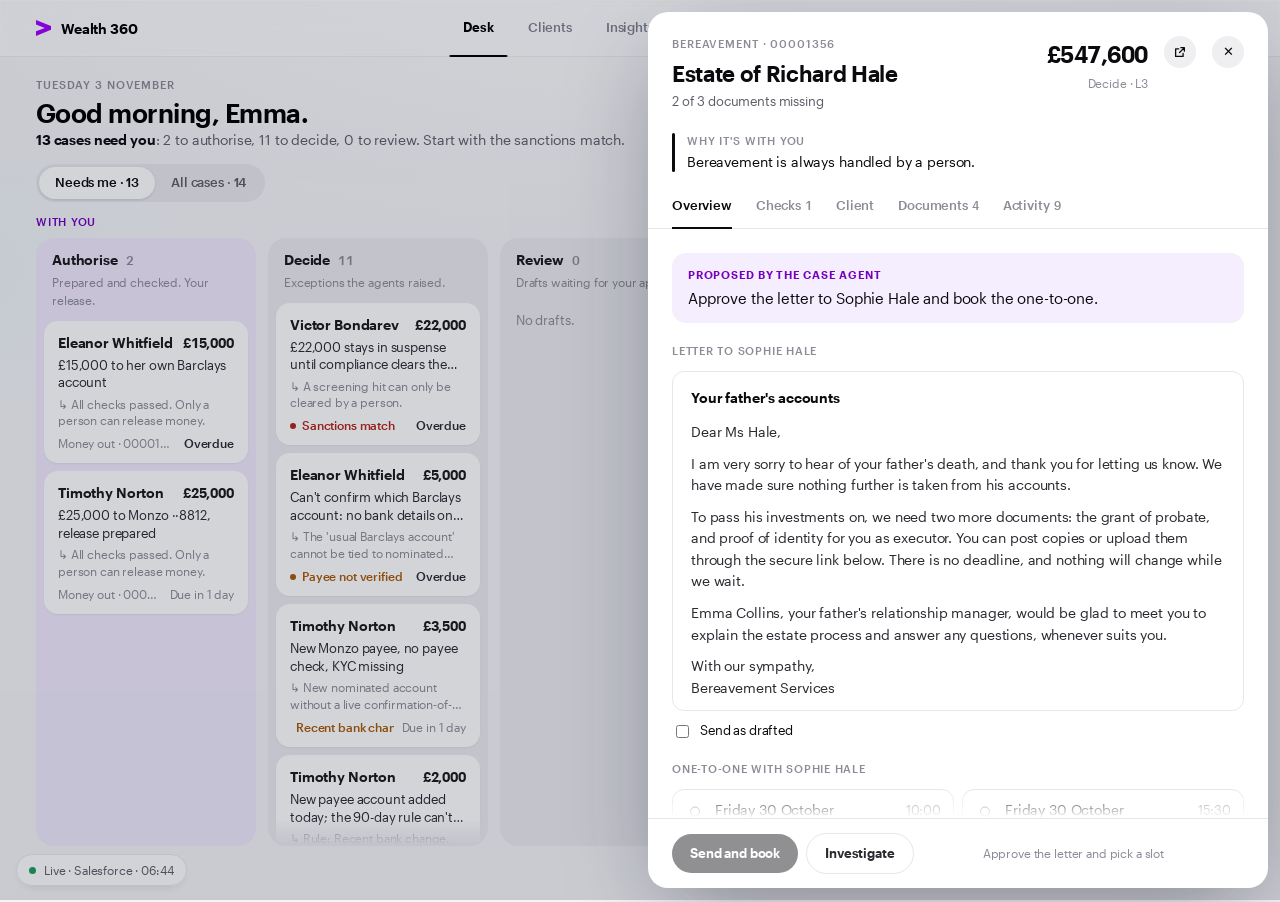
<file: assets/desk/hale-overview.html>
<!doctype html>
<html><head><meta charset="utf8"><meta name="viewport" content="width=device-width,initial-scale=1,viewport-fit=cover"><link rel="stylesheet" href="desk.css"><style>html,body{overflow:hidden!important}*{cursor:default!important}#fabwrap,#fab{display:none!important}</style></head><body class="w3live w3v"><title>Wealth 360</title>
<meta name="claude:viewport-fit-sides" content="cover">


<div class="ambient" aria-hidden="true"><span class="a"></span><span class="b"></span></div>
<header class="top">
  <div class="wrap top-in">
    <div class="lock"><svg class="gt" viewBox="116.99973 0 19.79227 20.94533" aria-hidden="true" focusable="false"><path d="m 116.99973,0 v 5.97866 l 11.556,4.516 -11.556,4.296 v 6.15467 l 19.792,-8.016 V 7.97066 Z" fill="currentColor"></path></svg><span class="prod">Wealth 360</span></div>
    <nav class="nav" role="tablist" aria-label="Views"><span class="ind" id="ind" aria-hidden="true" style="width: 58px; transform: translateX(0px);"></span><button role="tab" data-view="desk" aria-selected="true">Desk</button><button role="tab" data-view="clients" aria-selected="false">Clients</button><button role="tab" data-view="insights" aria-selected="false">Insights</button><button role="tab" data-view="rules" aria-selected="false">Rules</button><button role="tab" data-view="audit" aria-selected="false">Audit trail</button></nav>
    <div class="me"><span class="live" title="Live: Salesforce"></span><span class="me-n"><b>Emma Collins</b><small>Relationship Manager</small></span><span class="avatar" title="Emma Collins, Relationship Manager">EC</span></div>
  </div>
</header>

<main class="wrap">
  <div class="mnav" aria-label="Views"><button data-view="desk" aria-pressed="true">Desk</button><button data-view="clients" aria-pressed="false">Clients</button><button data-view="insights" aria-pressed="false">Insights</button><button data-view="rules" aria-pressed="false">Rules</button><button data-view="audit" aria-pressed="false">Audit trail</button></div>

  <section class="view" id="v-desk">
    <div id="w3" style="height: 839px;">
      <div class="w3-head">
        <div><div class="kicker" id="w3k">Tuesday 3 November</div><h1 id="w3h">Good morning, Emma.</h1><p id="w3p"><b>13 cases need you</b>: 2 to authorise, 11 to decide, 0 to review. Start with the sanctions match.</p></div>
        <div class="w3-stats"><div class="w3-stat w3-stat-done" title="Cases closed: by the agents on their own, or after a person's decision. Superseded cases are not counted."><small>Completed</small><strong id="w3s0">5 <em>· 1 by agents alone</em></strong></div><div class="w3-vr"></div><div class="w3-stat"><small>Agent steps today</small><strong id="w3s1">0</strong></div><div class="w3-vr"></div>
          <div class="w3-stat"><small>Your decisions</small><strong id="w3s2">0 <em>of 11</em></strong></div><div class="w3-vr"></div>
          <div class="w3-stat"><small>Agents working</small><strong id="w3s3">0</strong></div></div>
      </div>
      <div class="w3-bar"><div class="w3-lens" id="w3lens"><button data-l="me" aria-pressed="true">Needs me · 13</button><button data-l="all" aria-pressed="false">All cases · 14</button></div>
</div>
      <div class="w3-board" id="w3board"><div class="w3-groups w3-me"><span class="you">With you</span><span class="oth">Moving on its own</span></div><div class="w3-lanes w3-me"><section class="w3-lane w3la-auth"><header><h3>Authorise <span>2</span></h3><p>Prepared and checked. Your release.</p></header>
  <div class="w3-list"><button class="w3c" data-w3="500bb00000xvvlxAAA"><span class="w3r1"><b>Eleanor Whitfield</b><em>£15,000</em></span>
   <span class="w3hl">£15,000 to her own Barclays account</span><span class="w3wy">All checks passed. Only a person can release money.</span>
   <span class="w3r3"><span>Money out · 00001362</span><span class="w3soon">Overdue</span></span></button><button class="w3c" data-w3="500bb00000xv0itAAA"><span class="w3r1"><b>Timothy Norton</b><em>£25,000</em></span>
   <span class="w3hl">£25,000 to Monzo ··8812, release prepared</span><span class="w3wy">All checks passed. Only a person can release money.</span>
   <span class="w3r3"><span>Money out · 00001354</span><span class="">Due in 1 day</span></span></button></div></section><section class="w3-lane w3la-dec"><header><h3>Decide <span>11</span></h3><p>Exceptions the agents raised.</p></header>
  <div class="w3-list w3fb"><button class="w3c" data-w3="500bb00000xvvm0AAA"><span class="w3r1"><b>Victor Bondarev</b><em>£22,000</em></span>
   <span class="w3hl">£22,000 stays in suspense until compliance clears the remitter; Barclays letter to release</span><span class="w3wy">A screening hit can only be cleared by a person.</span>
   <span class="w3r3"><span class="w3-mark w3-alert">Sanctions match</span><span class="w3soon">Overdue</span></span></button><button class="w3c" data-w3="500bb00000xwUuzAAE"><span class="w3r1"><b>Eleanor Whitfield</b><em>£5,000</em></span>
   <span class="w3hl">Can't confirm which Barclays account: no bank details on her nominated account</span><span class="w3wy">The 'usual Barclays account' cannot be tied to nominated account O-0006: the record holds no sort code,…</span>
   <span class="w3r3"><span class="w3-mark w3-risk">Payee not verified</span><span class="w3soon">Overdue</span></span></button><button class="w3c" data-w3="500bb00000xvZNGAA2"><span class="w3r1"><b>Timothy Norton</b><em>£3,500</em></span>
   <span class="w3hl">New Monzo payee, no payee check, KYC missing</span><span class="w3wy">New nominated account without a live confirmation-of-payee match and without valid account details on file.</span>
   <span class="w3r3"><span class="w3-mark w3-risk">Recent bank change</span><span class="">Due in 1 day</span></span></button><button class="w3c" data-w3="500bb00000xvEh0AAE"><span class="w3r1"><b>Timothy Norton</b><em>£2,000</em></span>
   <span class="w3hl">New payee account added today; the 90-day rule can't be confirmed</span><span class="w3wy">Rule: Recent bank change.</span>
   <span class="w3r3"><span class="w3-mark w3-risk">Recent bank change</span><span class="">Due in 1 day</span></span></button><button class="w3c" data-w3="500bb00000xv0iuAAA"><span class="w3r1"><b>Payment from Lloyds</b><em>£48,250</em></span>
   <span class="w3hl">Best match 68%, 90% needed</span><span class="w3wy">Best match 68%, 90% needed.</span>
   <span class="w3r3"><span>Money in · 00001355</span><span class="w3soon">Overdue</span></span></button><button class="w3c" data-w3="500bb00000xvvlyAAA"><span class="w3r1"><b>James Okafor</b><em>£18,500</em></span>
   <span class="w3hl">Matches James Okafor's Stocks and shares ISA</span><span class="w3wy">Default level L2; Credit over £25,000 not met (18,500.00)</span>
   <span class="w3r3"><span>Money in · 00001363</span><span class="w3soon">Overdue</span></span></button><button class="w3c open" data-w3="500bb00000xv0ivAAA"><span class="w3r1"><b>Estate of Richard Hale</b><em>£547,600</em></span>
   <span class="w3hl">2 of 3 documents missing</span><span class="w3wy">Bereavement is always handled by a person.</span>
   <span class="w3r3"><span>Bereavement · 00001356</span><span class="w3soon">Overdue</span></span></button><button class="w3c" data-w3="500bb00000xuYWcAAM"><span class="w3r1"><b>Timothy Norton</b><em></em></span>
   <span class="w3hl">Bill is in Alex Jones's name</span><span class="w3wy">Bill names Mr A Jones (Alex Jones, a member of Timothy's household), not Timothy Norton.</span>
   <span class="w3r3"><span>Change of details · 00001358</span><span class="w3soon">Overdue</span></span></button><button class="w3c" data-w3="500bb00000xwIqbAAE"><span class="w3r1"><b>James Okafor</b><em></em></span>
   <span class="w3hl">Document request held for you</span><span class="w3wy">No proof of address on the case and the identity check is pending.</span>
   <span class="w3r3"><span>Change of details · 00001368</span><span class="w3soon">Overdue</span></span></button><button class="w3c" data-w3="500bb00000xwz7ZAAQ"><span class="w3r1"><b>Henry Lockwood</b><em></em></span>
   <span class="w3hl">Henry's council tax bill says it is a demo document; identity check not started yet</span><span class="w3wy">Rule: No tampering found on the evidence.</span>
   <span class="w3r3"><span>Change of details · 00001371</span><span class="w3soon">Overdue</span></span></button><button class="w3c" data-w3="500bb00000xx3CpAAI"><span class="w3r1"><b>Eleanor Whitfield</b><em></em></span>
   <span class="w3hl">Eleanor asks to change her surname to Hart; this case is set up as an address change</span><span class="w3wy">The request is a change of name (Whitfield to Hart), not a change of address.</span>
   <span class="w3r3"><span>Change of details · 00001374</span><span class="w3soon">Overdue</span></span></button></div></section><section class="w3-lane w3la-rev"><header><h3>Review <span>0</span></h3><p>Drafts waiting for your approval.</p></header>
  <div class="w3-list"><p class="w3-empty">No drafts.</p></div></section><section class="w3-lane w3la-agent"><header><h3>Agents working <span>0</span></h3><p>New requests and decided cases, worked now.</p></header>
  <div class="w3-list"><p class="w3-empty">All caught up. A new email, call or logged request appears here the moment it arrives.</p></div></section><section class="w3-lane w3la-wait"><header><h3>Waiting on client <span>1</span></h3><p>The client has the next step.</p></header>
  <div class="w3-list"><button class="w3c" data-w3="500bb00000xu2OYAAY"><span class="w3r1"><b>James Okafor</b><em></em></span>
   <span class="w3hl">Waiting on James: proof of address and ID check</span><span class="w3wy">The client has the next step.</span>
   <span class="w3r3"><span>00001369</span><span class="w3soon">Sent 28 Oct</span></span></button></div></section><section class="w3-lane w3la-done"><header><h3>Completed <span>0</span></h3><p>Closed today, evidence on file.</p></header>
  <div class="w3-list"><p class="w3-empty">Nothing closed yet today.</p></div></section></div></div>
    </div>
    
    <div class="hero">
      
      <div>
        <div class="meta"><span class="kicker">Tuesday, November 3 · your desk</span><span class="clock num" id="clock">06:44</span></div>
        <h1 id="headline">Good morning, Emma.</h1>
        <p class="lede" id="lede"><b class="hl">11 need you</b> · 0 in progress · 3 waiting on others</p>
      </div>
      <div class="stats" id="stats"><div class="stat"><div class="n num">0</div><div class="l">Agent tasks</div></div><div class="stat"><div class="n num">0<small>/11</small></div><div class="l">Your decisions</div></div><div class="stat"><div class="n num">3</div><div class="l">Waiting on others</div></div></div>
    </div>

    <div class="desk">
      <div>
        <div class="sec-h"><h2>Cases</h2><button class="primary lr-open" id="lrOpen" type="button" hidden="">Log request</button><p>Today</p></div>
        <div class="thead"><span>Case</span><span>Level</span><div class="stg"><span>Intake</span><span>Plan</span><span>Execute</span><span>Verify</span><span>Draft</span><span>Check</span><span>Fulfil</span></div><span class="r">State</span></div>
        <div id="rows"><div class="slot-row" data-slot="500bb00000xv0itAAA"><div class="case  " tabindex="0" role="button" data-id="500bb00000xv0itAAA" aria-label="Open Money out, Timothy Norton">
      <div class="id"><strong>Money out</strong><span>Timothy Norton &nbsp;<i>00001354</i></span></div>
      <span class="lvl L2">L2</span>
      <div class="lane"><div class="track"><b class="w" title="Intake"></b><b class="w" title="Planning"></b><b class="w" title="Execution"></b><b class="w" title="Verification"></b><b class="w" title="Communications"></b><b class="now" title="Checker"></b><b class="" title="Fulfilment"></b></div><div class="line"><em>System</em>Identity check: Identity not verified</div></div>
      <div class="st hold"><b>With checker</b><span>authorisation</span></div></div></div><div class="slot-row" data-slot="500bb00000xv0iuAAA"><div class="case wait " tabindex="0" role="button" data-id="500bb00000xv0iuAAA" aria-label="Open Money in, Payment from Lloyds">
      <div class="id"><strong>Money in</strong><span>Payment from Lloyds &nbsp;<i>00001355</i></span></div>
      <span class="lvl L3">L3</span>
      <div class="lane"><div class="track"><b class="w" title="Intake"></b><b class="w" title="Planning"></b><b class="w" title="Execution"></b><b class="w" title="Verification"></b><b class="w" title="Communications"></b><b class="halt" title="Checker"></b><b class="" title="Fulfilment"></b></div><div class="line"><em>Review agent</em>Raised to L3 and sent to you with a proposed next step</div></div>
      <div class="st wait"><b>Needs you</b><span>L3 decision</span></div></div></div><div class="slot-row" data-slot="500bb00000xv0ivAAA"><div class="case wait " tabindex="0" role="button" data-id="500bb00000xv0ivAAA" aria-label="Open Bereavement, Estate of Richard Hale">
      <div class="id"><strong>Bereavement</strong><span>Estate of Richard Hale &nbsp;<i>00001356</i></span></div>
      <span class="lvl L3">L3</span>
      <div class="lane"><div class="track"><b class="w" title="Intake"></b><b class="w" title="Planning"></b><b class="w" title="Execution"></b><b class="w" title="Verification"></b><b class="w" title="Communications"></b><b class="halt" title="Checker"></b><b class="" title="Fulfilment"></b></div><div class="line"><em>Case agent</em>Sent to you: missing documents and a meeting with Sophie</div></div>
      <div class="st wait"><b>Needs you</b><span>L3 decision</span></div></div></div><div class="slot-row" data-slot="500bb00000xuYWcAAM"><div class="case wait " tabindex="0" role="button" data-id="500bb00000xuYWcAAM" aria-label="Open Change of details, Timothy Norton">
      <div class="id"><strong>Change of details</strong><span>Timothy Norton &nbsp;<i>00001358</i></span></div>
      <span class="lvl L3">L3</span>
      <div class="lane"><div class="track"><b class="w" title="Intake"></b><b class="w" title="Planning"></b><b class="w" title="Execution"></b><b class="w" title="Verification"></b><b class="w" title="Communications"></b><b class="halt" title="Checker"></b><b class="" title="Fulfilment"></b></div><div class="line"><em>Review agent</em>Raised to L3 and sent to you with a proposed next step</div></div>
      <div class="st wait"><b>Needs you</b><span>L3 decision</span></div></div></div><div class="slot-row" data-slot="500bb00000xvZNGAA2"><div class="case wait " tabindex="0" role="button" data-id="500bb00000xvZNGAA2" aria-label="Open Money out, Timothy Norton">
      <div class="id"><strong>Money out</strong><span>Timothy Norton &nbsp;<i>00001359</i></span></div>
      <span class="lvl L3">L3</span>
      <div class="lane"><div class="track"><b class="w" title="Intake"></b><b class="w" title="Planning"></b><b class="halt" title="Execution"></b><b class="" title="Verification"></b><b class="" title="Communications"></b><b class="" title="Checker"></b><b class="" title="Fulfilment"></b></div><div class="line"><em>Case agent</em>KYC not evidenced (no party profile, screening or identity verification on file) and the nominated account was added today, a bank change inside 90 days.</div></div>
      <div class="st wait"><b>Needs you</b><span>L3 decision</span></div></div></div><div class="slot-row" data-slot="500bb00000xvEh0AAE"><div class="case wait " tabindex="0" role="button" data-id="500bb00000xvEh0AAE" aria-label="Open Money out, Timothy Norton">
      <div class="id"><strong>Money out</strong><span>Timothy Norton &nbsp;<i>00001360</i></span></div>
      <span class="lvl L3">L3</span>
      <div class="lane"><div class="track"><b class="w" title="Intake"></b><b class="w" title="Planning"></b><b class="halt" title="Execution"></b><b class="" title="Verification"></b><b class="" title="Communications"></b><b class="" title="Checker"></b><b class="" title="Fulfilment"></b></div><div class="line"><em>Case agent</em>KYC Approved, ID Accepted, screening Clear; I cannot show there has been no bank change in 90 days: both nominated accounts were created today and a change-of-details case opened today.</div></div>
      <div class="st wait"><b>Needs you</b><span>L3 decision</span></div></div></div><div class="slot-row" data-slot="500bb00000xvvm0AAA"><div class="case wait " tabindex="0" role="button" data-id="500bb00000xvvm0AAA" aria-label="Open Money in, Victor Bondarev">
      <div class="id"><strong>Money in</strong><span>Victor Bondarev &nbsp;<i>00001365</i></span></div>
      <span class="lvl L3">L3</span>
      <div class="lane"><div class="track"><b class="w" title="Intake"></b><b class="w" title="Planning"></b><b class="w" title="Execution"></b><b class="w" title="Verification"></b><b class="w" title="Communications"></b><b class="w" title="Checker"></b><b class="halt" title="Fulfilment"></b></div><div class="line"><em>Case agent</em>Payment kept unallocated in Suspense 9902 pending sanctions compliance review of the remitter hit RUS0902 and Barclays' reply; no instruction prepared, case not closed.</div></div>
      <div class="st wait"><b>Needs you</b><span>L3 decision</span></div></div></div><div class="slot-row" data-slot="500bb00000xvvlxAAA"><div class="case  " tabindex="0" role="button" data-id="500bb00000xvvlxAAA" aria-label="Open Money out, Eleanor Whitfield">
      <div class="id"><strong>Money out</strong><span>Eleanor Whitfield &nbsp;<i>00001362</i></span></div>
      <span class="lvl L2">L2</span>
      <div class="lane"><div class="track"><b class="w" title="Intake"></b><b class="w" title="Planning"></b><b class="w" title="Execution"></b><b class="w" title="Verification"></b><b class="w" title="Communications"></b><b class="now" title="Checker"></b><b class="" title="Fulfilment"></b></div><div class="line"><em>Fabian Goetzens</em>Meeting booked for Fri 30 Oct, 10:00: Review with Eleanor Whitfield</div></div>
      <div class="st hold"><b>With checker</b><span>authorisation</span></div></div></div><div class="slot-row" data-slot="500bb00000xvvlyAAA"><div class="case wait " tabindex="0" role="button" data-id="500bb00000xvvlyAAA" aria-label="Open Money in, James Okafor">
      <div class="id"><strong>Money in</strong><span>James Okafor &nbsp;<i>00001363</i></span></div>
      <span class="lvl L2">L2</span>
      <div class="lane"><div class="track"><b class="w" title="Intake"></b><b class="w" title="Planning"></b><b class="w" title="Execution"></b><b class="halt" title="Verification"></b><b class="" title="Communications"></b><b class="" title="Checker"></b><b class="" title="Fulfilment"></b></div><div class="line"><em>Review agent</em>Money_In: all 3 rules and both raise-to-L3 conditions pass on independent re-run; L2 correct; 1/1 documents received; funds held in suspense.</div></div>
      <div class="st wait"><b>Needs you</b><span>L2 decision</span></div></div></div><div class="slot-row" data-slot="500bb00000xwIqbAAE"><div class="case wait " tabindex="0" role="button" data-id="500bb00000xwIqbAAE" aria-label="Open Change of details, James Okafor">
      <div class="id"><strong>Change of details</strong><span>James Okafor &nbsp;<i>00001368</i></span></div>
      <span class="lvl L3">L3</span>
      <div class="lane"><div class="track"><b class="w" title="Intake"></b><b class="w" title="Planning"></b><b class="halt" title="Execution"></b><b class="" title="Verification"></b><b class="" title="Communications"></b><b class="" title="Checker"></b><b class="" title="Fulfilment"></b></div><div class="line"><em>Case agent</em>No proof of address on the case and identity check pending; document request with the identity link drafted but held for a person.</div></div>
      <div class="st wait"><b>Needs you</b><span>L3 decision</span></div></div></div><div class="slot-row" data-slot="500bb00000xwUuzAAE"><div class="case wait " tabindex="0" role="button" data-id="500bb00000xwUuzAAE" aria-label="Open Money out, Eleanor Whitfield">
      <div class="id"><strong>Money out</strong><span>Eleanor Whitfield &nbsp;<i>00001370</i></span></div>
      <span class="lvl L3">L3</span>
      <div class="lane"><div class="track"><b class="w" title="Intake"></b><b class="w" title="Planning"></b><b class="halt" title="Execution"></b><b class="" title="Verification"></b><b class="" title="Communications"></b><b class="" title="Checker"></b><b class="" title="Fulfilment"></b></div><div class="line"><em>System</em>Identity check: Identity verified</div></div>
      <div class="st wait"><b>Needs you</b><span>L3 decision</span></div></div></div><div class="slot-row" data-slot="500bb00000xwz7ZAAQ"><div class="case wait " tabindex="0" role="button" data-id="500bb00000xwz7ZAAQ" aria-label="Open Change of details, Henry Lockwood">
      <div class="id"><strong>Change of details</strong><span>Henry Lockwood &nbsp;<i>00001371</i></span></div>
      <span class="lvl L3">L3</span>
      <div class="lane"><div class="track"><b class="w" title="Intake"></b><b class="w" title="Planning"></b><b class="halt" title="Execution"></b><b class="" title="Verification"></b><b class="" title="Communications"></b><b class="" title="Checker"></b><b class="" title="Fulfilment"></b></div><div class="line"><em>Case agent</em>Both files are the same council tax bill for Mr Henry Lockwood at 2 Barons Court Road, issued 14 October 2026, but each says it is a demonstration document with fictional details, so it cannot be accepted as genuine without a person.</div></div>
      <div class="st wait"><b>Needs you</b><span>L3 decision</span></div></div></div><div class="slot-row" data-slot="500bb00000xx3CpAAI"><div class="case wait " tabindex="0" role="button" data-id="500bb00000xx3CpAAI" aria-label="Open Change of details, Eleanor Whitfield">
      <div class="id"><strong>Change of details</strong><span>Eleanor Whitfield &nbsp;<i>00001374</i></span></div>
      <span class="lvl L3">L3</span>
      <div class="lane"><div class="track"><b class="w" title="Intake"></b><b class="halt" title="Planning"></b><b class="" title="Execution"></b><b class="" title="Verification"></b><b class="" title="Communications"></b><b class="" title="Checker"></b><b class="" title="Fulfilment"></b></div><div class="line"><em>Case agent</em>Case is set as Change of address (L1), but the request is a surname change after marriage; the journey's rules and required document do not cover it, so a person needs to set the handling.</div></div>
      <div class="st wait"><b>Needs you</b><span>L3 decision</span></div></div></div><div class="slot-row" data-slot="500bb00000xu2OYAAY"><div class="case  " tabindex="0" role="button" data-id="500bb00000xu2OYAAY" aria-label="Open Change of details, James Okafor">
      <div class="id"><strong>Change of details</strong><span>James Okafor &nbsp;<i>00001369</i></span></div>
      <span class="lvl L1">L1</span>
      <div class="lane"><div class="track"><b class="w" title="Intake"></b><b class="now" title="Planning"></b><b class="" title="Execution"></b><b class="" title="Verification"></b><b class="" title="Communications"></b><b class="sk" title="Checker, not needed at L1"></b><b class="" title="Fulfilment"></b></div><div class="line"><em>Case agent</em>Email sent (auto-sent document request): Documents for your change of address [W360-00001369]</div></div>
      <div class="st hold"><b>Waiting</b><span>on customer</span></div></div></div></div>
      </div>
      <aside class="side">
        <div>
          <div class="sec-h"><h2>Needs you</h2><p id="needs-count">11 waiting</p></div>
          <div class="asks" id="asks"><button class="ask wait" data-id="500bb00000xv0iuAAA"><div class="ask-top"><span class="eyebrow">Money in</span><span class="amt num">£48,250.00</span></div><h3>Payment from Lloyds</h3><p>Best match 68%, 90% needed.</p><div class="ask-foot"><span class="state">Needs you · Level 3</span><span class="go">Review <svg class="gt" viewBox="116.99973 0 19.79227 20.94533" aria-hidden="true" focusable="false"><path d="m 116.99973,0 v 5.97866 l 11.556,4.516 -11.556,4.296 v 6.15467 l 19.792,-8.016 V 7.97066 Z" fill="currentColor"></path></svg></span></div></button><button class="ask wait" data-id="500bb00000xv0ivAAA"><div class="ask-top"><span class="eyebrow">Bereavement</span><span class="amt num">£547,600</span></div><h3>Estate of Richard Hale</h3><p>Grant of probate and executor's proof of identity missing (1 of 3 documents received).</p><div class="ask-foot"><span class="state">Needs you · Level 3</span><span class="go">Review <svg class="gt" viewBox="116.99973 0 19.79227 20.94533" aria-hidden="true" focusable="false"><path d="m 116.99973,0 v 5.97866 l 11.556,4.516 -11.556,4.296 v 6.15467 l 19.792,-8.016 V 7.97066 Z" fill="currentColor"></path></svg></span></div></button><button class="ask wait" data-id="500bb00000xuYWcAAM"><div class="ask-top"><span class="eyebrow">Change of details</span><span class="amt num">London W11</span></div><h3>Timothy Norton</h3><p>Bill names Mr A Jones (Alex Jones, a member of Timothy's household), not Timothy Norton.</p><div class="ask-foot"><span class="state">Needs you · Level 3</span><span class="go">Review <svg class="gt" viewBox="116.99973 0 19.79227 20.94533" aria-hidden="true" focusable="false"><path d="m 116.99973,0 v 5.97866 l 11.556,4.516 -11.556,4.296 v 6.15467 l 19.792,-8.016 V 7.97066 Z" fill="currentColor"></path></svg></span></div></button><button class="ask wait" data-id="500bb00000xvZNGAA2"><div class="ask-top"><span class="eyebrow">Money out</span><span class="amt num">£3,500</span></div><h3>Timothy Norton</h3><p>New nominated account without a live confirmation-of-payee match and without valid account details on file.</p><div class="ask-foot"><span class="state">Needs you · Level 3</span><span class="go">Review <svg class="gt" viewBox="116.99973 0 19.79227 20.94533" aria-hidden="true" focusable="false"><path d="m 116.99973,0 v 5.97866 l 11.556,4.516 -11.556,4.296 v 6.15467 l 19.792,-8.016 V 7.97066 Z" fill="currentColor"></path></svg></span></div></button><button class="ask wait" data-id="500bb00000xvEh0AAE"><div class="ask-top"><span class="eyebrow">Money out</span><span class="amt num">£2,000</span></div><h3>Timothy Norton</h3><p>The rule 'no bank change in the last 90 days' cannot be confirmed.</p><div class="ask-foot"><span class="state">Needs you · Level 3</span><span class="go">Review <svg class="gt" viewBox="116.99973 0 19.79227 20.94533" aria-hidden="true" focusable="false"><path d="m 116.99973,0 v 5.97866 l 11.556,4.516 -11.556,4.296 v 6.15467 l 19.792,-8.016 V 7.97066 Z" fill="currentColor"></path></svg></span></div></button><button class="ask wait" data-id="500bb00000xvvm0AAA"><div class="ask-top"><span class="eyebrow">Money in</span><span class="amt num">£22,000.00</span></div><h3>Victor Bondarev</h3><p>Remitter screened as a possible match to UK Sanctions List entry RUS0902 "Viktor Nikolayevich BONDAREV" (Russia regime, designated 2022-03-15, score 0.892).</p><div class="ask-foot"><span class="state">Needs you · Level 3</span><span class="go">Review <svg class="gt" viewBox="116.99973 0 19.79227 20.94533" aria-hidden="true" focusable="false"><path d="m 116.99973,0 v 5.97866 l 11.556,4.516 -11.556,4.296 v 6.15467 l 19.792,-8.016 V 7.97066 Z" fill="currentColor"></path></svg></span></div></button><button class="ask wait" data-id="500bb00000xvvlyAAA"><div class="ask-top"><span class="eyebrow">Money in</span><span class="amt num">£18,500.00</span></div><h3>James Okafor</h3><p>Allocate the GBP 18,500.00 from Suspense 9902 to the Stocks and shares ISA (a0Fbb000005l9bHEAQ, ISA-40417726) after the independent review, once ISA subscription headroom is confirmed.</p><div class="ask-foot"><span class="state">Needs you · Level 2</span><span class="go">Review <svg class="gt" viewBox="116.99973 0 19.79227 20.94533" aria-hidden="true" focusable="false"><path d="m 116.99973,0 v 5.97866 l 11.556,4.516 -11.556,4.296 v 6.15467 l 19.792,-8.016 V 7.97066 Z" fill="currentColor"></path></svg></span></div></button><button class="ask wait" data-id="500bb00000xwIqbAAE"><div class="ask-top"><span class="eyebrow">Change of details</span><span class="amt num">London ID1</span></div><h3>James Okafor</h3><p>No proof of address on the case and the identity check is pending.</p><div class="ask-foot"><span class="state">Needs you · Level 3</span><span class="go">Review <svg class="gt" viewBox="116.99973 0 19.79227 20.94533" aria-hidden="true" focusable="false"><path d="m 116.99973,0 v 5.97866 l 11.556,4.516 -11.556,4.296 v 6.15467 l 19.792,-8.016 V 7.97066 Z" fill="currentColor"></path></svg></span></div></button><button class="ask wait" data-id="500bb00000xwUuzAAE"><div class="ask-top"><span class="eyebrow">Money out</span><span class="amt num">£5,000</span></div><h3>Eleanor Whitfield</h3><p>The 'usual Barclays account' cannot be tied to nominated account O-0006: the record holds no sort code, account number or bank name.</p><div class="ask-foot"><span class="state">Needs you · Level 3</span><span class="go">Review <svg class="gt" viewBox="116.99973 0 19.79227 20.94533" aria-hidden="true" focusable="false"><path d="m 116.99973,0 v 5.97866 l 11.556,4.516 -11.556,4.296 v 6.15467 l 19.792,-8.016 V 7.97066 Z" fill="currentColor"></path></svg></span></div></button><button class="ask wait" data-id="500bb00000xwz7ZAAQ"><div class="ask-top"><span class="eyebrow">Change of details</span><span class="amt num">London ID1</span></div><h3>Henry Lockwood</h3><p>Both proof-of-address files print 'Demonstration document.</p><div class="ask-foot"><span class="state">Needs you · Level 3</span><span class="go">Review <svg class="gt" viewBox="116.99973 0 19.79227 20.94533" aria-hidden="true" focusable="false"><path d="m 116.99973,0 v 5.97866 l 11.556,4.516 -11.556,4.296 v 6.15467 l 19.792,-8.016 V 7.97066 Z" fill="currentColor"></path></svg></span></div></button><button class="ask wait" data-id="500bb00000xx3CpAAI"><div class="ask-top"><span class="eyebrow">Change of details</span><span class="amt num"></span></div><h3>Eleanor Whitfield</h3><p>The request is a change of name (Whitfield to Hart), not a change of address.</p><div class="ask-foot"><span class="state">Needs you · Level 3</span><span class="go">Review <svg class="gt" viewBox="116.99973 0 19.79227 20.94533" aria-hidden="true" focusable="false"><path d="m 116.99973,0 v 5.97866 l 11.556,4.516 -11.556,4.296 v 6.15467 l 19.792,-8.016 V 7.97066 Z" fill="currentColor"></path></svg></span></div></button></div>
        </div>
        <button class="more" data-summary=""><span><b>Summary</b><small id="lastact">14 cases · 0 of 11 decisions · 0 s of your time</small></span><svg viewBox="0 0 16 16" aria-hidden="true"><path d="M6 3.5 L10.5 8 L6 12.5"></path></svg></button>
        <div class="feed" id="feed" hidden=""><div class="fi  "><time class="num">08:42</time><div><small><b>Case agent</b> &nbsp;Bereavement, Estate of Richard Hale</small>Sent to you: missing documents and a meeting with Sophie</div></div><div class="fi  "><time class="num">08:41</time><div><small><b>Case agent</b> &nbsp;Bereavement, Estate of Richard Hale</small>One-to-one proposed with Sophie Hale, the beneficiary, with an agenda</div></div><div class="fi  "><time class="num">08:41</time><div><small><b>Case agent</b> &nbsp;Money out, Timothy Norton</small>Release prepared and sent to Payments Operations for authorisation</div></div><div class="fi  "><time class="num">08:40</time><div><small><b>Case agent</b> &nbsp;Bereavement, Estate of Richard Hale</small>Document request letter drafted in the bereavement tone of voice</div></div><div class="fi  "><time class="num">08:39</time><div><small><b>Case agent</b> &nbsp;Money out, Timothy Norton</small>Withdrawal confirmation drafted for Timothy</div></div><div class="fi  "><time class="num">08:38</time><div><small><b>Case agent</b> &nbsp;Bereavement, Estate of Richard Hale</small>Documents checked: 1 of 3 received. Grant of probate and executor ID missing</div></div><div class="fi  "><time class="num">08:38</time><div><small><b>Review agent</b> &nbsp;Money out, Timothy Norton</small>Independent check: 6 of 6 withdrawal rules passed</div></div><div class="fi  "><time class="num">08:38</time><div><small><b>Case agent</b> &nbsp;Complaint, Timothy Norton</small>Response drafted for review</div></div><div class="fi  "><time class="num">08:37</time><div><small><b>Review agent</b> &nbsp;Change of details, Timothy Norton</small>Raised to L3 and sent to you with a proposed next step</div></div><div class="fi  "><time class="num">08:36</time><div><small><b>Case agent</b> &nbsp;Bereavement, Estate of Richard Hale</small>Accounts marked deceased; regular payments stopped</div></div><div class="fi  "><time class="num">08:36</time><div><small><b>Review agent</b> &nbsp;Money in, Unmatched payment</small>Raised to L3 and sent to you with a proposed next step</div></div><div class="fi  "><time class="num">08:36</time><div><small><b>Case agent</b> &nbsp;Money out, Timothy Norton</small>KYC current; screening clear; no bank change in the last 90 days</div></div><div class="fi  "><time class="num">08:36</time><div><small><b>Review agent</b> &nbsp;Change of details, Timothy Norton</small>Independent check: evidence does not prove Timothy's address; record left unchanged</div></div><div class="fi  "><time class="num">08:36</time><div><small><b>Review agent</b> &nbsp;Complaint, Timothy Norton</small>Response checked against the complaints policy: apology, cause, fix, referral rights</div></div><div class="fi  "><time class="num">08:35</time><div><small><b>Review agent</b> &nbsp;Money in, Unmatched payment</small>Funds held in suspense; allocation blocked until a match is verified</div></div><div class="fi  "><time class="num">08:35</time><div><small><b>Case agent</b> &nbsp;Money out, Timothy Norton</small>Nominated account is new: confirmation of payee returned a full name match</div></div><div class="fi  "><time class="num">08:35</time><div><small><b>Case agent</b> &nbsp;Change of details, Timothy Norton</small>Address valid and bill in date; the bill names Alex Jones, not Timothy</div></div><div class="fi  "><time class="num">08:34</time><div><small><b>Case agent</b> &nbsp;Bereavement, Estate of Richard Hale</small>3 accounts found: GIA £412,300, ISA £96,800, cash £38,500</div></div><div class="fi  "><time class="num">08:34</time><div><small><b>Case agent</b> &nbsp;Complaint, Timothy Norton</small>Holding feed checked: Fidelity positions last updated 18 Sep; feed restored 24 Oct</div></div><div class="fi  "><time class="num">08:34</time><div><small><b>Case agent</b> &nbsp;Money in, Unmatched payment</small>Two possible matches in the Norton household; neither reaches 90%</div></div><div class="fi  "><time class="num">08:33</time><div><small><b>Case agent</b> &nbsp;Money out, Timothy Norton</small>Account status open; £25,000 within available cash, no lock-in</div></div><div class="fi  "><time class="num">08:33</time><div><small><b>Case agent</b> &nbsp;Change of details, Timothy Norton</small>Bill read: name, new address and issue date extracted</div></div><div class="fi  "><time class="num">08:32</time><div><small><b>Case agent</b> &nbsp;Bereavement, Estate of Richard Hale</small>Journey set: Bereavement notification, autonomy L3</div></div><div class="fi  "><time class="num">08:32</time><div><small><b>Case agent</b> &nbsp;Complaint, Timothy Norton</small>Case history retrieved: duplicate case 00001351 from the same email, merged</div></div><div class="fi  "><time class="num">08:32</time><div><small><b>Case agent</b> &nbsp;Money in, Unmatched payment</small>Searched every financial account by reference, amount, owner and payment history</div></div><div class="fi  "><time class="num">08:31</time><div><small><b>Case agent</b> &nbsp;Bereavement, Estate of Richard Hale</small>Death certificate read: name, date of death and registration district</div></div><div class="fi  "><time class="num">08:31</time><div><small><b>Case agent</b> &nbsp;Money out, Timothy Norton</small>Journey set: Withdrawal or encashment, autonomy L2</div></div><div class="fi  "><time class="num">08:31</time><div><small><b>Case agent</b> &nbsp;Change of details, Timothy Norton</small>Journey set: Change of address, autonomy L1</div></div><div class="fi  "><time class="num">08:30</time><div><small><b>Case agent</b> &nbsp;Complaint, Timothy Norton</small>Classified: service failure, data not updated, no financial loss claimed</div></div><div class="fi  "><time class="num">08:30</time><div><small><b>Case agent</b> &nbsp;Money in, Unmatched payment</small>Journey set: Allocate incoming funds, autonomy L2</div></div><div class="fi  "><time class="num">08:30</time><div><small><b>Case agent</b> &nbsp;Money out, Timothy Norton</small>Customer identified: Fidelity brokerage ··7631, value £789,522</div></div><div class="fi  "><time class="num">08:30</time><div><small><b>Case agent</b> &nbsp;Change of details, Timothy Norton</small>Customer identified: Timothy Norton, household with Alex Jones</div></div><div class="fi  "><time class="num">08:29</time><div><small><b>Case agent</b> &nbsp;Complaint, Timothy Norton</small>Complaint email read</div></div><div class="fi  "><time class="num">08:29</time><div><small><b>Case agent</b> &nbsp;Bereavement, Estate of Richard Hale</small>Web form and scanned death certificate received</div></div><div class="fi  "><time class="num">08:29</time><div><small><b>Case agent</b> &nbsp;Money in, Unmatched payment</small>Incoming credit received and parsed</div></div><div class="fi  "><time class="num">08:29</time><div><small><b>Case agent</b> &nbsp;Money out, Timothy Norton</small>Email request read</div></div><div class="fi  "><time class="num">08:29</time><div><small><b>Case agent</b> &nbsp;Change of details, Timothy Norton</small>Portal chat message read, council tax bill attached</div></div></div>
      </aside>
    </div>
  </section>

  <section class="view" id="v-clients" hidden="">
    <div id="w3cl"><aside class="w3cl-side"><div class="w3cl-search"><input id="w3clQ" placeholder="Search clients by name or email" autocomplete="off" aria-label="Search clients" value=""><div class="w3pl" id="w3clL" hidden=""></div></div>
      <h4 class="w3cl-k">On your desk</h4><div class="w3cl-list" id="w3clList"></div></aside><section class="w3cl-p" id="w3clP"></section></div>
    <div class="cv-bar">
      <div class="cv-pick"><label class="cv-search" for="cvq"><span class="cav" id="cvav"></span><input id="cvq" autocomplete="off" placeholder="Search clients, households or account numbers" aria-label="Search clients" value=""><span class="cv-cur" id="cvname"></span><kbd>⌘K</kbd></label>
        <div class="cv-pop" id="cvpop" role="listbox" hidden=""></div></div>
      <div class="cv-nav"><button class="icb" data-clstep="-1" aria-label="Previous client"><svg viewBox="0 0 16 16"><path d="M10 3.5 5.5 8 10 12.5"></path></svg></button><span class="num" id="cvpos"></span><button class="icb" data-clstep="1" aria-label="Next client"><svg viewBox="0 0 16 16"><path d="M6 3.5 10.5 8 6 12.5"></path></svg></button></div>
    </div>
    <article class="cv" id="cmain"></article>
  </section>
  <section class="view" id="v-onboarding" hidden="">
    <div class="obx-top"><div><div class="meta"><span class="kicker">Client onboarding · KYC and AML</span></div><h1>Onboarding</h1><p class="lede" id="oblede"></p></div><div class="obx-mode" role="tablist"><span class="cv-ind" id="obmind"></span><button data-obmode="board" aria-selected="true">Board</button><button data-obmode="detail" aria-selected="false">Detail</button></div></div>
    <article class="obx" id="obx"><aside class="obx-list" id="oblist"></aside><div class="obx-main" id="obmain"></div><div class="obb" id="obb"></div></article>
  </section>
  <section class="view" id="v-insights" hidden="">
    <div class="pagehead"><div class="meta"><span class="kicker">Across your book · today</span></div><h1>Insights</h1></div>
    <div class="in-sum" id="isum"></div>
    <div class="in-grid" id="igrid"></div>
  </section>
  <section class="view" id="v-rules" hidden="">
    <div class="pagehead"><div class="meta"><span class="kicker">Read only · from Salesforce</span></div><h1>Rules</h1></div>
    <div class="two">
      <div>
        <div class="scroll"><table class="t"><thead><tr><th>Journey</th><th>Level</th><th>Raised to L3 when</th><th>Signed by</th></tr></thead><tbody id="rulebody"><tr><td><b style="font-weight:600">Change of address</b></td><td><span class="lvl L1">L1</span></td><td>Name mismatch, including evidence in another household member's name, evidence over 3 months old, bank change in the last 90 days</td><td>Customer Servicing</td></tr><tr><td><b style="font-weight:600">Withdrawal or encashment</b></td><td><span class="lvl L2">L2</span></td><td>Vulnerability, unverified payee, recent bank change</td><td>Payments Operations</td></tr><tr><td><b style="font-weight:600">Allocate incoming funds</b></td><td><span class="lvl L2">L2</span></td><td>Match below 90%, credit over £25,000</td><td>Cash Operations</td></tr><tr><td><b style="font-weight:600">Bereavement notification</b></td><td><span class="lvl L3">L3</span></td><td>Always level 3</td><td>Relationship manager</td></tr><tr><td><b style="font-weight:600">Complaint</b></td><td><span class="lvl L2">L2</span></td><td>Vulnerability, regulator involvement</td><td>Complaints</td></tr></tbody></table></div>
        
      </div>
      <div>
        <div class="sec-h"><h2>Agents</h2><p>2 active</p></div>
        <div class="crew" id="crew"><div class="agent"><div class="h"><strong>Case agent</strong></div><p>Works each case end to end: reads the request, identifies the customer, completes the journey steps with evidence, drafts letters, carries out approved outcomes.</p><div class="tools">get_case_context · submit_step · read_document · draft_communication · release_fulfilment</div></div><div class="agent"><div class="h"><strong>Review agent</strong></div><p>Checks every case independently, in a fresh context, against the rules and the original request.</p><div class="tools">get_case_context · read_inbound · record_verification</div></div></div>
        <div class="sec-h" style="margin-top:22px"><h2>Levels</h2><p>Highest wins</p></div><div class="scroll"><table class="t"><thead><tr><th>Level</th><th>What happens</th><th>Who signs</th></tr></thead><tbody>
          <tr><td><span class="lvl">L1</span></td><td>Agents complete and close<small>Sampled after close</small></td><td>None</td></tr>
          <tr><td><span class="lvl">L2</span></td><td>Agents prepare, a person approves<small>Before anything leaves the firm</small></td><td>Owning team or customer</td></tr>
          <tr><td><span class="lvl L3">L3</span></td><td>The relationship manager decides<small>Agents prepare and carry out</small></td><td>Relationship manager</td></tr>
        </tbody></table></div>
      </div>
    </div>
  </section>

  <section class="view" id="v-audit" hidden="">
    <div class="pagehead"><div class="meta"><span class="kicker">Today · 3 November</span></div><h1>Audit trail</h1></div>
    <div class="aud">
      <aside class="aud-side">
        <div class="aud-sum" id="asum"></div>
        <nav class="aud-cases" id="acases" aria-label="Filter by case"></nav>
      </aside>
      <div class="aud-log">
        <div class="aud-bar"><label class="search" for="aq"><svg viewBox="0 0 16 16" aria-hidden="true"><circle cx="7" cy="7" r="4.5"></circle><path d="M10.5 10.5 L14 14"></path></svg><input id="aq" type="search" placeholder="Search actions, people or evidence" autocomplete="off" value=""></label><div class="seg" role="group" aria-label="Actor"><button data-who="all" aria-pressed="true">All</button><button data-who="people" aria-pressed="false">People</button><button data-who="agents" aria-pressed="false">Agents</button></div></div>
        <div class="aud-list" id="alist"></div>
      </div>
    </div>
  </section>


  <footer><span class="flock"><svg class="acn" viewBox="-1.58739177 -1.58739177 203.91212354 56.08784254" role="img" aria-label="accenture" focusable="false"><path d="m 116.99973,0 v 5.97866 l 11.556,4.516 -11.556,4.296 v 6.15467 l 19.792,-8.016 V 7.97066 Z" fill="#A100FF"></path><path d="m 185.77066,38.16906 h 8.67999 C 194.316,34.75973 192.76666,33.2984 190.2,33.2984 c -2.03735,0 -3.89601,1.10666 -4.42934,4.87066 m 4.60667,14.744 c -6.68667,0 -11.24667,-3.98533 -11.24667,-11.68933 V 40.7824 c 0,-7.74934 4.82534,-12 11.02267,-12 5.75733,0 10.584,3.23066 10.584,10.892 v 2.79066 h -15.05334 c 0.26666,4.16134 2.03467,5.756 4.82534,5.756 2.47867,0 3.80667,-1.328 4.252,-3.01066 h 5.976 c -0.70667,4.38266 -4.29467,7.70266 -10.36,7.70266 M 163.67466,29.2704 h 6.46399 v 4.24933 c 1.37201,-3.1 3.54268,-4.56 6.952,-4.56 v 6.37467 c -4.38399,0 -6.952,1.328 -6.952,5.18133 v 11.912 h -6.46399 z M 158.98,52.42773 h -6.46667 v -3.41067 c -1.10667,2.21467 -3.276,3.896 -6.732,3.896 -4.16,0 -7.21734,-2.524 -7.21734,-7.968 V 29.2704 h 6.51067 v 14.7 c 0,2.656 1.06133,3.896 3.36534,3.896 2.25732,0 4.07333,-1.41734 4.07333,-4.29467 V 29.2704 H 158.98 Z M 130.19466,22.27306 v 6.99734 h 4.428 v 4.82266 h -4.428 v 10.98267 c 0,1.72933 0.796,2.52533 2.30134,2.52533 0.93065,0 1.63866,-0.13333 2.25866,-0.39733 v 5.04533 c -0.752,0.22267 -2.03733,0.48667 -3.632,0.48667 -5.04534,0 -7.43867,-2.30133 -7.43867,-6.996 V 34.09306 h -2.70133 V 29.2704 h 2.70133 v -4.34134 z m -32.548,6.99734 h 6.464 v 3.45333 c 1.15334,-2.17067 3.45467,-3.94133 6.99734,-3.94133 4.20666,0 6.996,2.524 6.996,8.14666 v 15.49867 h -6.46667 V 37.9024 c 0,-2.7 -1.10533,-3.896 -3.452,-3.896 -2.25868,0 -4.07467,1.37333 -4.07467,4.296 v 14.12533 h -6.464 z m -18.95467,8.89866 h 8.67867 c -0.132,-3.40933 -1.68267,-4.87066 -4.25067,-4.87066 -2.036,0 -3.896,1.10666 -4.428,4.87066 m 4.60667,14.744 c -6.688,0 -11.248,-3.98533 -11.248,-11.68933 V 40.7824 c 0,-7.74934 4.82667,-12 11.02533,-12 5.756,0 10.584,3.23066 10.584,10.892 v 2.79066 h -15.056 c 0.26534,4.16134 2.03734,5.756 4.82534,5.756 2.48,0 3.80933,-1.328 4.252,-3.01066 h 5.97866 c -0.71066,4.38266 -4.296,7.70266 -10.36133,7.70266 m -24.26933,0 c -6.42,0 -11.06934,-3.98533 -11.06934,-11.82266 v -0.308 c 0,-7.83734 4.95867,-12 11.11334,-12 5.26933,0 9.60933,2.65733 10.14133,8.72133 h -6.2 c -0.39867,-2.256 -1.54933,-3.71733 -3.808,-3.71733 -2.74667,0 -4.64933,2.168 -4.64933,6.72933 v 0.708 c 0,4.69467 1.68266,6.82 4.69466,6.82 2.21334,0 3.85067,-1.63867 4.20534,-4.16267 h 5.88933 c -0.44267,5.268 -4.02933,9.032 -10.31733,9.032 m -24.09067,0 c -6.42,0 -11.06933,-3.98533 -11.06933,-11.82266 v -0.308 c 0,-7.83734 4.95866,-12 11.11333,-12 5.26933,0 9.60933,2.65733 10.14133,8.72133 h -6.2 c -0.39866,-2.256 -1.54933,-3.71733 -3.808,-3.71733 -2.74666,0 -4.64933,2.168 -4.64933,6.72933 v 0.708 c 0,4.69467 1.68267,6.82 4.69467,6.82 2.21333,0 3.85066,-1.63867 4.20533,-4.16267 h 5.88933 c -0.44266,5.268 -4.02933,9.032 -10.31733,9.032 m -21.124,-8.19066 v -2.21334 h -2.56933 c -3.18667,0 -4.824,0.88534 -4.824,2.96534 v 0.22133 c 0,1.59467 0.97466,2.70133 3.14266,2.70133 2.21467,0 4.25067,-1.23866 4.25067,-3.67466 M 7.61599,52.91306 C 3.45466,52.91306 0,50.78906 0,46.09306 V 45.8304 c 0,-5.71467 4.95866,-7.57334 10.93733,-7.57334 h 2.87733 v -1.10533 c 0,-2.304 -1.01866,-3.72133 -3.40933,-3.72133 -2.16934,0 -3.32,1.24 -3.49867,3.012 H 0.70799 c 0.44267,-5.136 4.516,-7.66 10.00801,-7.66 5.57866,0 9.56399,2.39066 9.56399,8.14666 V 52.42773 H 13.948 v -2.65867 c -1.10801,1.684 -3.232,3.144 -6.33201,3.144" fill="currentColor"></path></svg><span id="flbl" data-t="Wealth 360 · Mock-up, synthetic data">Wealth 360</span></span>
    <span class="ctl" aria-label="Demo controls" hidden=""><span>Demo</span><button class="link" data-speed="1" aria-pressed="true">1×</button><button class="link" data-speed="3" aria-pressed="false">3×</button><button class="link" id="pause">Resume</button><button class="link" id="replay">Replay the morning</button></span></footer>
</main>

<div class="sheet-wrap" id="sheet" hidden=""><div class="sheet" role="dialog" aria-modal="true" aria-labelledby="sh-t"><div class="sh-h"><div><span class="kicker">Salesforce · Service journeys</span><h2 id="sh-t">New case</h2></div><button class="close" id="sh-x" aria-label="Close"></button></div><div id="sh-body"></div></div></div>
<div class="fabwrap" id="fabwrap"><span class="arclbl" id="arclbl" style="bottom: 244px;">Bereavement · 00001356</span><div id="arcs"><button class="arcbtn" data-fab="scan" style="--i:0;--tx:0px;--ty:-186px" aria-label="Analyse a document"><svg viewBox="0 0 16 16"><path d="M2.5 5V3.5a1 1 0 0 1 1-1H5M11 2.5h1.5a1 1 0 0 1 1 1V5M13.5 11v1.5a1 1 0 0 1-1 1H11M5 13.5H3.5a1 1 0 0 1-1-1V11"></path><path d="M5 8h6"></path></svg><em>Analyse a document</em></button><button class="arcbtn" data-fab="note" style="--i:1;--tx:-57px;--ty:-177px" aria-label="Add a note"><svg viewBox="0 0 16 16"><path d="M3 3h10v7l-3 3H3z"></path><path d="M10 13v-3h3"></path></svg><em>Add a note</em></button><button class="arcbtn" data-fab="docs" style="--i:2;--tx:-109px;--ty:-150px" aria-label="Request documents"><svg viewBox="0 0 16 16"><path d="M4 2h5l3 3v9H4z"></path><path d="M9 2v3h3M6.5 9.5h3M6.5 11.5h3"></path></svg><em>Request documents</em></button><button class="arcbtn" data-fab="call" style="--i:3;--tx:-150px;--ty:-109px" aria-label="Log a call"><svg viewBox="0 0 16 16"><path d="M4 2.5h2l1 3-1.5 1a8 8 0 0 0 4 4l1-1.5 3 1v2a1.5 1.5 0 0 1-1.6 1.5A11 11 0 0 1 2.5 4.1 1.5 1.5 0 0 1 4 2.5z"></path></svg><em>Log a call</em></button><button class="arcbtn" data-fab="meet" style="--i:4;--tx:-177px;--ty:-57px" aria-label="Book a meeting"><svg viewBox="0 0 16 16"><rect x="2.5" y="3.5" width="11" height="10" rx="2"></rect><path d="M2.5 6.5h11M5.5 2v3M10.5 2v3"></path></svg><em>Book a meeting</em></button><button class="arcbtn" data-fab="assign" style="--i:5;--tx:-186px;--ty:0px" aria-label="Reassign"><svg viewBox="0 0 16 16"><circle cx="6" cy="6" r="2.5"></circle><path d="M2 13c0-2.2 1.8-4 4-4s4 1.8 4 4M11 6h4M13 4v4"></path></svg><em>Reassign</em></button></div>
  <button class="fab" id="fab" aria-label="Actions"><svg class="gt" viewBox="116.99973 0 19.79227 20.94533" aria-hidden="true" focusable="false"><path d="m 116.99973,0 v 5.97866 l 11.556,4.516 -11.556,4.296 v 6.15467 l 19.792,-8.016 V 7.97066 Z" fill="currentColor"></path></svg></button></div>
<div class="toast" id="toast" role="status" aria-live="polite"></div>
<div class="scrim" id="scrim"></div>
<div class="w3s on" id="w3sc"></div>
<aside class="w3d on" id="w3d" role="dialog" aria-modal="true" aria-labelledby="w3dt"><div class="w3d-h"><div class="r"><div style="min-width:0"><div class="k">Bereavement · 00001356</div><h2 id="w3dt">Estate of Richard Hale</h2><div class="sub">2 of 3 documents missing</div></div>
     <div style="display:flex;gap:16px;align-items:flex-start"><div><div class="amt">£547,600</div><div class="meta">Decide · L3</div></div><button class="w3x w3sfb" id="w3sfb" aria-label="Open in Salesforce" title="Open in Salesforce"><svg viewBox="0 0 16 16" aria-hidden="true"><path d="M9 3h4v4M13 3 7.5 8.5"></path><path d="M11.5 9.5V13H3V4.5h3.5"></path></svg></button><button class="w3x" id="w3x" aria-label="Close">✕</button></div></div>
     <div class="w3why w3la-dec"><div><small>Why it's with you</small><p>Bereavement is always handled by a person.</p></div></div></div>
   <nav class="w3tabs" role="tablist"><button role="tab" data-w3t="overview" aria-selected="true">Overview</button><button role="tab" data-w3t="checks" aria-selected="false">Checks<span>1</span></button><button role="tab" data-w3t="client" aria-selected="false">Client</button><button role="tab" data-w3t="docs" aria-selected="false">Documents<span>4</span></button><button role="tab" data-w3t="activity" aria-selected="false">Activity<span>9</span></button></nav>
   <div class="w3b w3fb" id="w3b"><div class="w3sec"><div class="w3prop"><small>Proposed by the Case agent</small><p>Approve the letter to Sophie Hale and book the one-to-one.</p></div></div><div class="w3sec"><h4>Letter to Sophie Hale</h4><div class="w3letter" id="w3letter"><p class="w3lsub">Your father's accounts</p><p>Dear Ms Hale,</p><p>I am very sorry to hear of your father's death, and thank you for letting us know. We have made sure nothing further is taken from his accounts.</p><p>To pass his investments on, we need two more documents: the grant of probate, and proof of identity for you as executor. You can post copies or upload them through the secure link below. There is no deadline, and nothing will change while we wait.</p><p>Emma Collins, your father's relationship manager, would be glad to meet you to explain the estate process and answer any questions, whenever suits you.</p><p>With our sympathy,<br>Bereavement Services</p></div><label class="w3tick" for="lv-l"><input type="checkbox" id="lv-l"> Send as drafted</label></div><div class="w3sec"><h4>One-to-one with Sophie Hale</h4><div class="w3opt w3slots"><label class=""><input type="radio" name="lvslot" value="0"><div>Friday 30 October</div><span>10:00</span></label><label class=""><input type="radio" name="lvslot" value="1"><div>Friday 30 October</div><span>15:30</span></label><label class=""><input type="radio" name="lvslot" value="2"><div>Saturday 31 October</div><span>11:00</span></label><label class=""><input type="radio" name="lvslot" value="3"><div>Tuesday 3 November</div><span>09:30</span></label></div></div><div class="w3sec"><h4>Key facts</h4><dl class="w3kv"><div><dt>Received</dt><dd>Web form · 28 Oct</dd></div><div><dt>Due</dt><dd>Overdue</dd></div><div><dt>Team</dt><dd>Bereavement Services</dd></div></dl></div></div>
   <div class="w3d-f"><div class="acts"><button class="w3btn" id="lv-ok" disabled="">Send and book</button><button class="w3btn g" id="lv-inv">Investigate</button><span class="sp">Approve the letter and pick a slot</span></div></div></aside>
<div class="w3-live" id="w3live"><i></i><span id="w3lt" title="">Live · Salesforce · 06:44</span></div>
<div class="w3nc" id="w3nc" hidden=""><form class="w3nc-in" id="w3ncF" novalidate="" role="dialog" aria-modal="true" aria-labelledby="w3ncT">
  <div class="w3nc-h"><h2 id="w3ncT">New case</h2><button type="button" class="w3x" id="w3ncX" aria-label="Close">✕</button></div>
  <p class="w3nc-sub">A request you took by phone, in a branch or by letter. The case is created in Salesforce and the agents start on it at once.</p>
  <div class="w3f">Client<div class="w3sel" id="w3ncSel" hidden=""></div><div id="w3ncQw" class="w3qw"><input id="w3ncQ" autocomplete="off" placeholder="Search by name or email" aria-label="Client" value=""><div class="w3pl" id="w3ncL" hidden=""></div></div></div>
  <div class="w3f">Type of request<div class="w3jt" role="radiogroup" aria-label="Type of request">
    <label><input type="radio" name="w3ncJ" value="" checked=""><span><b>Not sure</b><small>The agents classify it</small></span></label>
    <label><input type="radio" name="w3ncJ" value="Change_Of_Details"><span><b>Change of details</b><small>Address, name, contact</small></span></label>
    <label><input type="radio" name="w3ncJ" value="Money_Out"><span><b>Money out</b><small>Withdrawal or payment</small></span></label>
    <label><input type="radio" name="w3ncJ" value="Money_In"><span><b>Money in</b><small>A credit to allocate</small></span></label>
    <label><input type="radio" name="w3ncJ" value="Bereavement"><span><b>Bereavement</b><small>Notification of death</small></span></label>
    <label><input type="radio" name="w3ncJ" value="Complaint"><span><b>Complaint</b><small>Something went wrong</small></span></label>
  </div></div>
  <label class="w3f">Channel<select id="w3ncCh"><option selected="">Phone</option><option value="Branch">Branch (in person)</option><option>Letter</option><option>Email</option><option>Internal</option></select></label>
  <label class="w3f">Request<textarea id="w3ncR" rows="5" placeholder="What the client asked for: who, what, amounts, accounts, addresses, dates."></textarea></label>
  <div class="w3msg" id="w3ncMsg" hidden=""></div>
  <div class="w3nc-f"><button type="submit" class="w3btn" id="w3ncGo">Create case</button><button type="button" class="w3btn g" onclick="this.closest('.w3nc').querySelector('#w3ncX').click()">Cancel</button></div>
</form></div>
<div class="w3nc" id="w3ac" hidden=""><form class="w3nc-in w3ac-in" id="w3acF" novalidate="" role="dialog" aria-modal="true" aria-labelledby="w3acT">
  <div class="w3nc-h"><h2 id="w3acT"></h2><button type="button" class="w3x" id="w3acX" aria-label="Close">✕</button></div>
  <p class="w3nc-sub" id="w3acS"></p>
  <div class="w3acb" id="w3acB"></div>
  <div class="w3msg" id="w3acMsg" hidden=""></div>
  <div class="w3nc-f"><button type="submit" class="w3btn" id="w3acGo"></button><button type="button" class="w3btn g" id="w3acC">Cancel</button></div>
</form></div>
<aside class="drawer" id="drawer" role="dialog" aria-modal="true" aria-labelledby="dtitle">
  <div class="dh">
    <div class="dh-top"><span class="eyebrow" id="deb"></span><button class="close" id="dclose">Close</button></div>
    <h2 id="dtitle"></h2>
    <div class="sub" id="dsub"></div>
    <div class="dtrack" id="dtrack"></div>
  </div>
  <div class="dtabs" role="tablist" aria-label="Case sections">
    <button role="tab" data-dt="overview" aria-selected="true" id="dt-ov">Overview</button>
    <button role="tab" data-dt="kyc" aria-selected="false" id="dt-kyc" hidden="">KYC &amp; AML</button>
    <button role="tab" data-dt="evidence" aria-selected="false">Evidence</button>
    <button role="tab" data-dt="docs" aria-selected="false">Documents</button>
    <button role="tab" data-dt="activity" aria-selected="false">Activity</button>
    <button role="tab" data-dt="actions" aria-selected="false">Actions</button>
  </div>
  <div class="db" id="db"></div>
  <div class="dfoot" id="dfoot" hidden=""></div>
</aside>

<div class="lrm" id="lrm" role="dialog" aria-modal="true" aria-labelledby="lrmT" hidden="">
  <form class="lrm-in" id="lrmF" novalidate="">
    <h2 id="lrmT">Log a request</h2>
    <p class="lrm-sub">A request you took by phone, in a branch or by letter. It becomes a case and the agents start on it at once.</p>
    <div class="lrm-row">
      <label>Client<input id="lrmC" autocomplete="off" placeholder="Full name, e.g. James Okafor" required="" value=""></label>
      <label>Channel<select id="lrmCh"><option selected="">Phone</option><option value="Branch">Branch (in person)</option><option>Letter</option><option>Email</option><option>Internal</option></select></label>
    </div>
    <label>Request<textarea id="lrmR" placeholder="What the client asked for: who, what, amounts, accounts, addresses, dates." required=""></textarea></label>
    <div id="lrmMsg" hidden=""></div>
    <div id="lrmCands" class="lrm-cands" hidden=""></div>
    <div class="lrm-act"><button type="button" class="lrm-cancel" id="lrmX">Cancel</button><button type="submit" class="primary" id="lrmGo">Log request</button></div>
  </form>
</div>


</body></html>
</file>
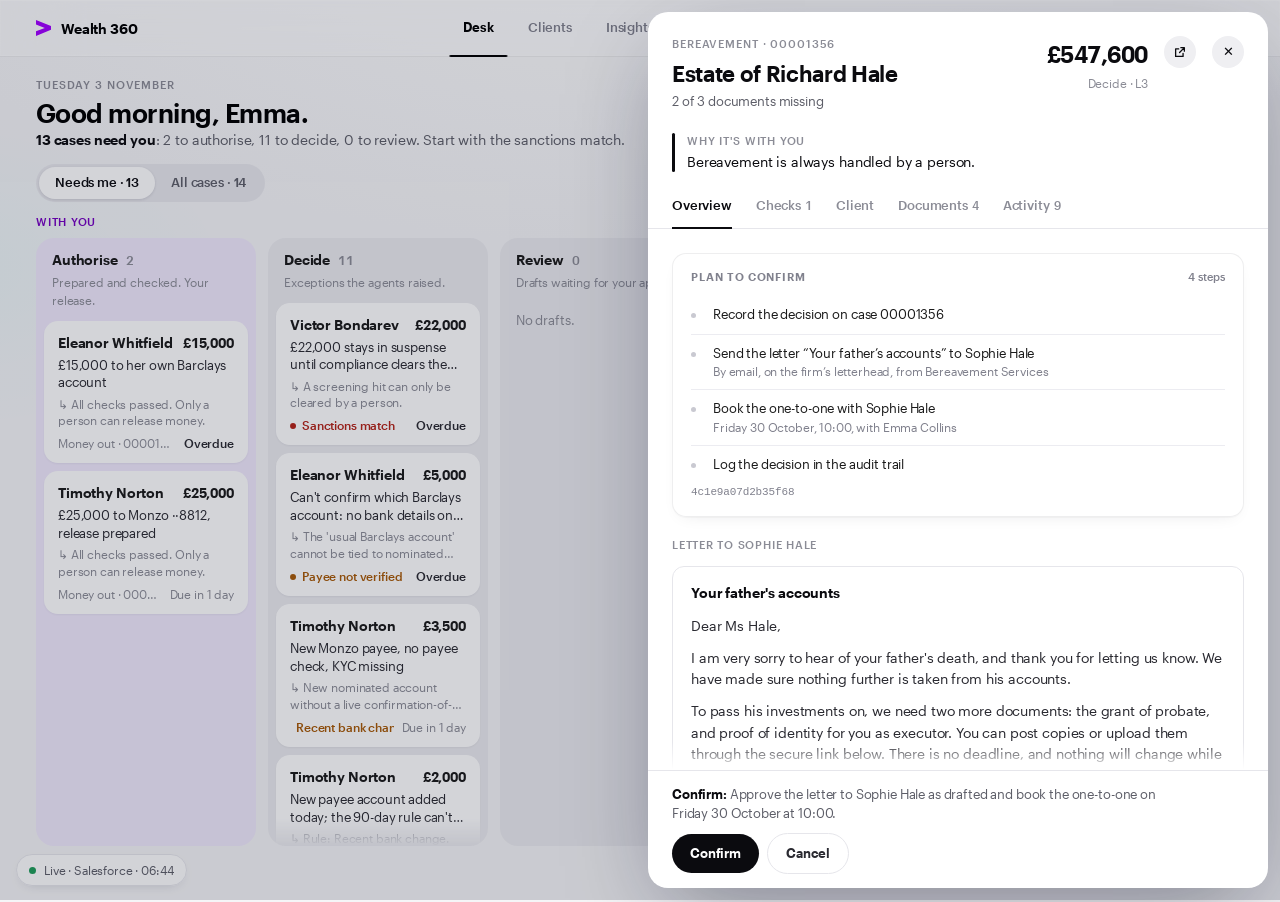
<file: assets/desk/hale-plan.html>
<!doctype html>
<html><head><meta charset="utf8"><meta name="viewport" content="width=device-width,initial-scale=1,viewport-fit=cover"><link rel="stylesheet" href="desk.css"><style>html,body{overflow:hidden!important}*{cursor:default!important}#fabwrap,#fab{display:none!important}</style></head><body class="w3live w3v"><title>Wealth 360</title>
<meta name="claude:viewport-fit-sides" content="cover">


<div class="ambient" aria-hidden="true"><span class="a"></span><span class="b"></span></div>
<header class="top">
  <div class="wrap top-in">
    <div class="lock"><svg class="gt" viewBox="116.99973 0 19.79227 20.94533" aria-hidden="true" focusable="false"><path d="m 116.99973,0 v 5.97866 l 11.556,4.516 -11.556,4.296 v 6.15467 l 19.792,-8.016 V 7.97066 Z" fill="currentColor"></path></svg><span class="prod">Wealth 360</span></div>
    <nav class="nav" role="tablist" aria-label="Views"><span class="ind" id="ind" aria-hidden="true" style="width: 58px; transform: translateX(0px);"></span><button role="tab" data-view="desk" aria-selected="true">Desk</button><button role="tab" data-view="clients" aria-selected="false">Clients</button><button role="tab" data-view="insights" aria-selected="false">Insights</button><button role="tab" data-view="rules" aria-selected="false">Rules</button><button role="tab" data-view="audit" aria-selected="false">Audit trail</button></nav>
    <div class="me"><span class="live" title="Live: Salesforce"></span><span class="me-n"><b>Emma Collins</b><small>Relationship Manager</small></span><span class="avatar" title="Emma Collins, Relationship Manager">EC</span></div>
  </div>
</header>

<main class="wrap">
  <div class="mnav" aria-label="Views"><button data-view="desk" aria-pressed="true">Desk</button><button data-view="clients" aria-pressed="false">Clients</button><button data-view="insights" aria-pressed="false">Insights</button><button data-view="rules" aria-pressed="false">Rules</button><button data-view="audit" aria-pressed="false">Audit trail</button></div>

  <section class="view" id="v-desk">
    <div id="w3" style="height: 839px;">
      <div class="w3-head">
        <div><div class="kicker" id="w3k">Tuesday 3 November</div><h1 id="w3h">Good morning, Emma.</h1><p id="w3p"><b>13 cases need you</b>: 2 to authorise, 11 to decide, 0 to review. Start with the sanctions match.</p></div>
        <div class="w3-stats"><div class="w3-stat w3-stat-done" title="Cases closed: by the agents on their own, or after a person's decision. Superseded cases are not counted."><small>Completed</small><strong id="w3s0">5 <em>· 1 by agents alone</em></strong></div><div class="w3-vr"></div><div class="w3-stat"><small>Agent steps today</small><strong id="w3s1">0</strong></div><div class="w3-vr"></div>
          <div class="w3-stat"><small>Your decisions</small><strong id="w3s2">0 <em>of 11</em></strong></div><div class="w3-vr"></div>
          <div class="w3-stat"><small>Agents working</small><strong id="w3s3">0</strong></div></div>
      </div>
      <div class="w3-bar"><div class="w3-lens" id="w3lens"><button data-l="me" aria-pressed="true">Needs me · 13</button><button data-l="all" aria-pressed="false">All cases · 14</button></div>
</div>
      <div class="w3-board" id="w3board"><div class="w3-groups w3-me"><span class="you">With you</span><span class="oth">Moving on its own</span></div><div class="w3-lanes w3-me"><section class="w3-lane w3la-auth"><header><h3>Authorise <span>2</span></h3><p>Prepared and checked. Your release.</p></header>
  <div class="w3-list"><button class="w3c" data-w3="500bb00000xvvlxAAA"><span class="w3r1"><b>Eleanor Whitfield</b><em>£15,000</em></span>
   <span class="w3hl">£15,000 to her own Barclays account</span><span class="w3wy">All checks passed. Only a person can release money.</span>
   <span class="w3r3"><span>Money out · 00001362</span><span class="w3soon">Overdue</span></span></button><button class="w3c" data-w3="500bb00000xv0itAAA"><span class="w3r1"><b>Timothy Norton</b><em>£25,000</em></span>
   <span class="w3hl">£25,000 to Monzo ··8812, release prepared</span><span class="w3wy">All checks passed. Only a person can release money.</span>
   <span class="w3r3"><span>Money out · 00001354</span><span class="">Due in 1 day</span></span></button></div></section><section class="w3-lane w3la-dec"><header><h3>Decide <span>11</span></h3><p>Exceptions the agents raised.</p></header>
  <div class="w3-list w3fb"><button class="w3c" data-w3="500bb00000xvvm0AAA"><span class="w3r1"><b>Victor Bondarev</b><em>£22,000</em></span>
   <span class="w3hl">£22,000 stays in suspense until compliance clears the remitter; Barclays letter to release</span><span class="w3wy">A screening hit can only be cleared by a person.</span>
   <span class="w3r3"><span class="w3-mark w3-alert">Sanctions match</span><span class="w3soon">Overdue</span></span></button><button class="w3c" data-w3="500bb00000xwUuzAAE"><span class="w3r1"><b>Eleanor Whitfield</b><em>£5,000</em></span>
   <span class="w3hl">Can't confirm which Barclays account: no bank details on her nominated account</span><span class="w3wy">The 'usual Barclays account' cannot be tied to nominated account O-0006: the record holds no sort code,…</span>
   <span class="w3r3"><span class="w3-mark w3-risk">Payee not verified</span><span class="w3soon">Overdue</span></span></button><button class="w3c" data-w3="500bb00000xvZNGAA2"><span class="w3r1"><b>Timothy Norton</b><em>£3,500</em></span>
   <span class="w3hl">New Monzo payee, no payee check, KYC missing</span><span class="w3wy">New nominated account without a live confirmation-of-payee match and without valid account details on file.</span>
   <span class="w3r3"><span class="w3-mark w3-risk">Recent bank change</span><span class="">Due in 1 day</span></span></button><button class="w3c" data-w3="500bb00000xvEh0AAE"><span class="w3r1"><b>Timothy Norton</b><em>£2,000</em></span>
   <span class="w3hl">New payee account added today; the 90-day rule can't be confirmed</span><span class="w3wy">Rule: Recent bank change.</span>
   <span class="w3r3"><span class="w3-mark w3-risk">Recent bank change</span><span class="">Due in 1 day</span></span></button><button class="w3c" data-w3="500bb00000xv0iuAAA"><span class="w3r1"><b>Payment from Lloyds</b><em>£48,250</em></span>
   <span class="w3hl">Best match 68%, 90% needed</span><span class="w3wy">Best match 68%, 90% needed.</span>
   <span class="w3r3"><span>Money in · 00001355</span><span class="w3soon">Overdue</span></span></button><button class="w3c" data-w3="500bb00000xvvlyAAA"><span class="w3r1"><b>James Okafor</b><em>£18,500</em></span>
   <span class="w3hl">Matches James Okafor's Stocks and shares ISA</span><span class="w3wy">Default level L2; Credit over £25,000 not met (18,500.00)</span>
   <span class="w3r3"><span>Money in · 00001363</span><span class="w3soon">Overdue</span></span></button><button class="w3c open" data-w3="500bb00000xv0ivAAA"><span class="w3r1"><b>Estate of Richard Hale</b><em>£547,600</em></span>
   <span class="w3hl">2 of 3 documents missing</span><span class="w3wy">Bereavement is always handled by a person.</span>
   <span class="w3r3"><span>Bereavement · 00001356</span><span class="w3soon">Overdue</span></span></button><button class="w3c" data-w3="500bb00000xuYWcAAM"><span class="w3r1"><b>Timothy Norton</b><em></em></span>
   <span class="w3hl">Bill is in Alex Jones's name</span><span class="w3wy">Bill names Mr A Jones (Alex Jones, a member of Timothy's household), not Timothy Norton.</span>
   <span class="w3r3"><span>Change of details · 00001358</span><span class="w3soon">Overdue</span></span></button><button class="w3c" data-w3="500bb00000xwIqbAAE"><span class="w3r1"><b>James Okafor</b><em></em></span>
   <span class="w3hl">Document request held for you</span><span class="w3wy">No proof of address on the case and the identity check is pending.</span>
   <span class="w3r3"><span>Change of details · 00001368</span><span class="w3soon">Overdue</span></span></button><button class="w3c" data-w3="500bb00000xwz7ZAAQ"><span class="w3r1"><b>Henry Lockwood</b><em></em></span>
   <span class="w3hl">Henry's council tax bill says it is a demo document; identity check not started yet</span><span class="w3wy">Rule: No tampering found on the evidence.</span>
   <span class="w3r3"><span>Change of details · 00001371</span><span class="w3soon">Overdue</span></span></button><button class="w3c" data-w3="500bb00000xx3CpAAI"><span class="w3r1"><b>Eleanor Whitfield</b><em></em></span>
   <span class="w3hl">Eleanor asks to change her surname to Hart; this case is set up as an address change</span><span class="w3wy">The request is a change of name (Whitfield to Hart), not a change of address.</span>
   <span class="w3r3"><span>Change of details · 00001374</span><span class="w3soon">Overdue</span></span></button></div></section><section class="w3-lane w3la-rev"><header><h3>Review <span>0</span></h3><p>Drafts waiting for your approval.</p></header>
  <div class="w3-list"><p class="w3-empty">No drafts.</p></div></section><section class="w3-lane w3la-agent"><header><h3>Agents working <span>0</span></h3><p>New requests and decided cases, worked now.</p></header>
  <div class="w3-list"><p class="w3-empty">All caught up. A new email, call or logged request appears here the moment it arrives.</p></div></section><section class="w3-lane w3la-wait"><header><h3>Waiting on client <span>1</span></h3><p>The client has the next step.</p></header>
  <div class="w3-list"><button class="w3c" data-w3="500bb00000xu2OYAAY"><span class="w3r1"><b>James Okafor</b><em></em></span>
   <span class="w3hl">Waiting on James: proof of address and ID check</span><span class="w3wy">The client has the next step.</span>
   <span class="w3r3"><span>00001369</span><span class="w3soon">Sent 28 Oct</span></span></button></div></section><section class="w3-lane w3la-done"><header><h3>Completed <span>0</span></h3><p>Closed today, evidence on file.</p></header>
  <div class="w3-list"><p class="w3-empty">Nothing closed yet today.</p></div></section></div></div>
    </div>
    
    <div class="hero">
      
      <div>
        <div class="meta"><span class="kicker">Tuesday, November 3 · your desk</span><span class="clock num" id="clock">06:44</span></div>
        <h1 id="headline">Good morning, Emma.</h1>
        <p class="lede" id="lede"><b class="hl">11 need you</b> · 0 in progress · 3 waiting on others</p>
      </div>
      <div class="stats" id="stats"><div class="stat"><div class="n num">0</div><div class="l">Agent tasks</div></div><div class="stat"><div class="n num">0<small>/11</small></div><div class="l">Your decisions</div></div><div class="stat"><div class="n num">3</div><div class="l">Waiting on others</div></div></div>
    </div>

    <div class="desk">
      <div>
        <div class="sec-h"><h2>Cases</h2><button class="primary lr-open" id="lrOpen" type="button" hidden="">Log request</button><p>Today</p></div>
        <div class="thead"><span>Case</span><span>Level</span><div class="stg"><span>Intake</span><span>Plan</span><span>Execute</span><span>Verify</span><span>Draft</span><span>Check</span><span>Fulfil</span></div><span class="r">State</span></div>
        <div id="rows"><div class="slot-row" data-slot="500bb00000xv0itAAA"><div class="case  " tabindex="0" role="button" data-id="500bb00000xv0itAAA" aria-label="Open Money out, Timothy Norton">
      <div class="id"><strong>Money out</strong><span>Timothy Norton &nbsp;<i>00001354</i></span></div>
      <span class="lvl L2">L2</span>
      <div class="lane"><div class="track"><b class="w" title="Intake"></b><b class="w" title="Planning"></b><b class="w" title="Execution"></b><b class="w" title="Verification"></b><b class="w" title="Communications"></b><b class="now" title="Checker"></b><b class="" title="Fulfilment"></b></div><div class="line"><em>System</em>Identity check: Identity not verified</div></div>
      <div class="st hold"><b>With checker</b><span>authorisation</span></div></div></div><div class="slot-row" data-slot="500bb00000xv0iuAAA"><div class="case wait " tabindex="0" role="button" data-id="500bb00000xv0iuAAA" aria-label="Open Money in, Payment from Lloyds">
      <div class="id"><strong>Money in</strong><span>Payment from Lloyds &nbsp;<i>00001355</i></span></div>
      <span class="lvl L3">L3</span>
      <div class="lane"><div class="track"><b class="w" title="Intake"></b><b class="w" title="Planning"></b><b class="w" title="Execution"></b><b class="w" title="Verification"></b><b class="w" title="Communications"></b><b class="halt" title="Checker"></b><b class="" title="Fulfilment"></b></div><div class="line"><em>Review agent</em>Raised to L3 and sent to you with a proposed next step</div></div>
      <div class="st wait"><b>Needs you</b><span>L3 decision</span></div></div></div><div class="slot-row" data-slot="500bb00000xv0ivAAA"><div class="case wait " tabindex="0" role="button" data-id="500bb00000xv0ivAAA" aria-label="Open Bereavement, Estate of Richard Hale">
      <div class="id"><strong>Bereavement</strong><span>Estate of Richard Hale &nbsp;<i>00001356</i></span></div>
      <span class="lvl L3">L3</span>
      <div class="lane"><div class="track"><b class="w" title="Intake"></b><b class="w" title="Planning"></b><b class="w" title="Execution"></b><b class="w" title="Verification"></b><b class="w" title="Communications"></b><b class="halt" title="Checker"></b><b class="" title="Fulfilment"></b></div><div class="line"><em>Case agent</em>Sent to you: missing documents and a meeting with Sophie</div></div>
      <div class="st wait"><b>Needs you</b><span>L3 decision</span></div></div></div><div class="slot-row" data-slot="500bb00000xuYWcAAM"><div class="case wait " tabindex="0" role="button" data-id="500bb00000xuYWcAAM" aria-label="Open Change of details, Timothy Norton">
      <div class="id"><strong>Change of details</strong><span>Timothy Norton &nbsp;<i>00001358</i></span></div>
      <span class="lvl L3">L3</span>
      <div class="lane"><div class="track"><b class="w" title="Intake"></b><b class="w" title="Planning"></b><b class="w" title="Execution"></b><b class="w" title="Verification"></b><b class="w" title="Communications"></b><b class="halt" title="Checker"></b><b class="" title="Fulfilment"></b></div><div class="line"><em>Review agent</em>Raised to L3 and sent to you with a proposed next step</div></div>
      <div class="st wait"><b>Needs you</b><span>L3 decision</span></div></div></div><div class="slot-row" data-slot="500bb00000xvZNGAA2"><div class="case wait " tabindex="0" role="button" data-id="500bb00000xvZNGAA2" aria-label="Open Money out, Timothy Norton">
      <div class="id"><strong>Money out</strong><span>Timothy Norton &nbsp;<i>00001359</i></span></div>
      <span class="lvl L3">L3</span>
      <div class="lane"><div class="track"><b class="w" title="Intake"></b><b class="w" title="Planning"></b><b class="halt" title="Execution"></b><b class="" title="Verification"></b><b class="" title="Communications"></b><b class="" title="Checker"></b><b class="" title="Fulfilment"></b></div><div class="line"><em>Case agent</em>KYC not evidenced (no party profile, screening or identity verification on file) and the nominated account was added today, a bank change inside 90 days.</div></div>
      <div class="st wait"><b>Needs you</b><span>L3 decision</span></div></div></div><div class="slot-row" data-slot="500bb00000xvEh0AAE"><div class="case wait " tabindex="0" role="button" data-id="500bb00000xvEh0AAE" aria-label="Open Money out, Timothy Norton">
      <div class="id"><strong>Money out</strong><span>Timothy Norton &nbsp;<i>00001360</i></span></div>
      <span class="lvl L3">L3</span>
      <div class="lane"><div class="track"><b class="w" title="Intake"></b><b class="w" title="Planning"></b><b class="halt" title="Execution"></b><b class="" title="Verification"></b><b class="" title="Communications"></b><b class="" title="Checker"></b><b class="" title="Fulfilment"></b></div><div class="line"><em>Case agent</em>KYC Approved, ID Accepted, screening Clear; I cannot show there has been no bank change in 90 days: both nominated accounts were created today and a change-of-details case opened today.</div></div>
      <div class="st wait"><b>Needs you</b><span>L3 decision</span></div></div></div><div class="slot-row" data-slot="500bb00000xvvm0AAA"><div class="case wait " tabindex="0" role="button" data-id="500bb00000xvvm0AAA" aria-label="Open Money in, Victor Bondarev">
      <div class="id"><strong>Money in</strong><span>Victor Bondarev &nbsp;<i>00001365</i></span></div>
      <span class="lvl L3">L3</span>
      <div class="lane"><div class="track"><b class="w" title="Intake"></b><b class="w" title="Planning"></b><b class="w" title="Execution"></b><b class="w" title="Verification"></b><b class="w" title="Communications"></b><b class="w" title="Checker"></b><b class="halt" title="Fulfilment"></b></div><div class="line"><em>Case agent</em>Payment kept unallocated in Suspense 9902 pending sanctions compliance review of the remitter hit RUS0902 and Barclays' reply; no instruction prepared, case not closed.</div></div>
      <div class="st wait"><b>Needs you</b><span>L3 decision</span></div></div></div><div class="slot-row" data-slot="500bb00000xvvlxAAA"><div class="case  " tabindex="0" role="button" data-id="500bb00000xvvlxAAA" aria-label="Open Money out, Eleanor Whitfield">
      <div class="id"><strong>Money out</strong><span>Eleanor Whitfield &nbsp;<i>00001362</i></span></div>
      <span class="lvl L2">L2</span>
      <div class="lane"><div class="track"><b class="w" title="Intake"></b><b class="w" title="Planning"></b><b class="w" title="Execution"></b><b class="w" title="Verification"></b><b class="w" title="Communications"></b><b class="now" title="Checker"></b><b class="" title="Fulfilment"></b></div><div class="line"><em>Fabian Goetzens</em>Meeting booked for Fri 30 Oct, 10:00: Review with Eleanor Whitfield</div></div>
      <div class="st hold"><b>With checker</b><span>authorisation</span></div></div></div><div class="slot-row" data-slot="500bb00000xvvlyAAA"><div class="case wait " tabindex="0" role="button" data-id="500bb00000xvvlyAAA" aria-label="Open Money in, James Okafor">
      <div class="id"><strong>Money in</strong><span>James Okafor &nbsp;<i>00001363</i></span></div>
      <span class="lvl L2">L2</span>
      <div class="lane"><div class="track"><b class="w" title="Intake"></b><b class="w" title="Planning"></b><b class="w" title="Execution"></b><b class="halt" title="Verification"></b><b class="" title="Communications"></b><b class="" title="Checker"></b><b class="" title="Fulfilment"></b></div><div class="line"><em>Review agent</em>Money_In: all 3 rules and both raise-to-L3 conditions pass on independent re-run; L2 correct; 1/1 documents received; funds held in suspense.</div></div>
      <div class="st wait"><b>Needs you</b><span>L2 decision</span></div></div></div><div class="slot-row" data-slot="500bb00000xwIqbAAE"><div class="case wait " tabindex="0" role="button" data-id="500bb00000xwIqbAAE" aria-label="Open Change of details, James Okafor">
      <div class="id"><strong>Change of details</strong><span>James Okafor &nbsp;<i>00001368</i></span></div>
      <span class="lvl L3">L3</span>
      <div class="lane"><div class="track"><b class="w" title="Intake"></b><b class="w" title="Planning"></b><b class="halt" title="Execution"></b><b class="" title="Verification"></b><b class="" title="Communications"></b><b class="" title="Checker"></b><b class="" title="Fulfilment"></b></div><div class="line"><em>Case agent</em>No proof of address on the case and identity check pending; document request with the identity link drafted but held for a person.</div></div>
      <div class="st wait"><b>Needs you</b><span>L3 decision</span></div></div></div><div class="slot-row" data-slot="500bb00000xwUuzAAE"><div class="case wait " tabindex="0" role="button" data-id="500bb00000xwUuzAAE" aria-label="Open Money out, Eleanor Whitfield">
      <div class="id"><strong>Money out</strong><span>Eleanor Whitfield &nbsp;<i>00001370</i></span></div>
      <span class="lvl L3">L3</span>
      <div class="lane"><div class="track"><b class="w" title="Intake"></b><b class="w" title="Planning"></b><b class="halt" title="Execution"></b><b class="" title="Verification"></b><b class="" title="Communications"></b><b class="" title="Checker"></b><b class="" title="Fulfilment"></b></div><div class="line"><em>System</em>Identity check: Identity verified</div></div>
      <div class="st wait"><b>Needs you</b><span>L3 decision</span></div></div></div><div class="slot-row" data-slot="500bb00000xwz7ZAAQ"><div class="case wait " tabindex="0" role="button" data-id="500bb00000xwz7ZAAQ" aria-label="Open Change of details, Henry Lockwood">
      <div class="id"><strong>Change of details</strong><span>Henry Lockwood &nbsp;<i>00001371</i></span></div>
      <span class="lvl L3">L3</span>
      <div class="lane"><div class="track"><b class="w" title="Intake"></b><b class="w" title="Planning"></b><b class="halt" title="Execution"></b><b class="" title="Verification"></b><b class="" title="Communications"></b><b class="" title="Checker"></b><b class="" title="Fulfilment"></b></div><div class="line"><em>Case agent</em>Both files are the same council tax bill for Mr Henry Lockwood at 2 Barons Court Road, issued 14 October 2026, but each says it is a demonstration document with fictional details, so it cannot be accepted as genuine without a person.</div></div>
      <div class="st wait"><b>Needs you</b><span>L3 decision</span></div></div></div><div class="slot-row" data-slot="500bb00000xx3CpAAI"><div class="case wait " tabindex="0" role="button" data-id="500bb00000xx3CpAAI" aria-label="Open Change of details, Eleanor Whitfield">
      <div class="id"><strong>Change of details</strong><span>Eleanor Whitfield &nbsp;<i>00001374</i></span></div>
      <span class="lvl L3">L3</span>
      <div class="lane"><div class="track"><b class="w" title="Intake"></b><b class="halt" title="Planning"></b><b class="" title="Execution"></b><b class="" title="Verification"></b><b class="" title="Communications"></b><b class="" title="Checker"></b><b class="" title="Fulfilment"></b></div><div class="line"><em>Case agent</em>Case is set as Change of address (L1), but the request is a surname change after marriage; the journey's rules and required document do not cover it, so a person needs to set the handling.</div></div>
      <div class="st wait"><b>Needs you</b><span>L3 decision</span></div></div></div><div class="slot-row" data-slot="500bb00000xu2OYAAY"><div class="case  " tabindex="0" role="button" data-id="500bb00000xu2OYAAY" aria-label="Open Change of details, James Okafor">
      <div class="id"><strong>Change of details</strong><span>James Okafor &nbsp;<i>00001369</i></span></div>
      <span class="lvl L1">L1</span>
      <div class="lane"><div class="track"><b class="w" title="Intake"></b><b class="now" title="Planning"></b><b class="" title="Execution"></b><b class="" title="Verification"></b><b class="" title="Communications"></b><b class="sk" title="Checker, not needed at L1"></b><b class="" title="Fulfilment"></b></div><div class="line"><em>Case agent</em>Email sent (auto-sent document request): Documents for your change of address [W360-00001369]</div></div>
      <div class="st hold"><b>Waiting</b><span>on customer</span></div></div></div></div>
      </div>
      <aside class="side">
        <div>
          <div class="sec-h"><h2>Needs you</h2><p id="needs-count">11 waiting</p></div>
          <div class="asks" id="asks"><button class="ask wait" data-id="500bb00000xv0iuAAA"><div class="ask-top"><span class="eyebrow">Money in</span><span class="amt num">£48,250.00</span></div><h3>Payment from Lloyds</h3><p>Best match 68%, 90% needed.</p><div class="ask-foot"><span class="state">Needs you · Level 3</span><span class="go">Review <svg class="gt" viewBox="116.99973 0 19.79227 20.94533" aria-hidden="true" focusable="false"><path d="m 116.99973,0 v 5.97866 l 11.556,4.516 -11.556,4.296 v 6.15467 l 19.792,-8.016 V 7.97066 Z" fill="currentColor"></path></svg></span></div></button><button class="ask wait" data-id="500bb00000xv0ivAAA"><div class="ask-top"><span class="eyebrow">Bereavement</span><span class="amt num">£547,600</span></div><h3>Estate of Richard Hale</h3><p>Grant of probate and executor's proof of identity missing (1 of 3 documents received).</p><div class="ask-foot"><span class="state">Needs you · Level 3</span><span class="go">Review <svg class="gt" viewBox="116.99973 0 19.79227 20.94533" aria-hidden="true" focusable="false"><path d="m 116.99973,0 v 5.97866 l 11.556,4.516 -11.556,4.296 v 6.15467 l 19.792,-8.016 V 7.97066 Z" fill="currentColor"></path></svg></span></div></button><button class="ask wait" data-id="500bb00000xuYWcAAM"><div class="ask-top"><span class="eyebrow">Change of details</span><span class="amt num">London W11</span></div><h3>Timothy Norton</h3><p>Bill names Mr A Jones (Alex Jones, a member of Timothy's household), not Timothy Norton.</p><div class="ask-foot"><span class="state">Needs you · Level 3</span><span class="go">Review <svg class="gt" viewBox="116.99973 0 19.79227 20.94533" aria-hidden="true" focusable="false"><path d="m 116.99973,0 v 5.97866 l 11.556,4.516 -11.556,4.296 v 6.15467 l 19.792,-8.016 V 7.97066 Z" fill="currentColor"></path></svg></span></div></button><button class="ask wait" data-id="500bb00000xvZNGAA2"><div class="ask-top"><span class="eyebrow">Money out</span><span class="amt num">£3,500</span></div><h3>Timothy Norton</h3><p>New nominated account without a live confirmation-of-payee match and without valid account details on file.</p><div class="ask-foot"><span class="state">Needs you · Level 3</span><span class="go">Review <svg class="gt" viewBox="116.99973 0 19.79227 20.94533" aria-hidden="true" focusable="false"><path d="m 116.99973,0 v 5.97866 l 11.556,4.516 -11.556,4.296 v 6.15467 l 19.792,-8.016 V 7.97066 Z" fill="currentColor"></path></svg></span></div></button><button class="ask wait" data-id="500bb00000xvEh0AAE"><div class="ask-top"><span class="eyebrow">Money out</span><span class="amt num">£2,000</span></div><h3>Timothy Norton</h3><p>The rule 'no bank change in the last 90 days' cannot be confirmed.</p><div class="ask-foot"><span class="state">Needs you · Level 3</span><span class="go">Review <svg class="gt" viewBox="116.99973 0 19.79227 20.94533" aria-hidden="true" focusable="false"><path d="m 116.99973,0 v 5.97866 l 11.556,4.516 -11.556,4.296 v 6.15467 l 19.792,-8.016 V 7.97066 Z" fill="currentColor"></path></svg></span></div></button><button class="ask wait" data-id="500bb00000xvvm0AAA"><div class="ask-top"><span class="eyebrow">Money in</span><span class="amt num">£22,000.00</span></div><h3>Victor Bondarev</h3><p>Remitter screened as a possible match to UK Sanctions List entry RUS0902 "Viktor Nikolayevich BONDAREV" (Russia regime, designated 2022-03-15, score 0.892).</p><div class="ask-foot"><span class="state">Needs you · Level 3</span><span class="go">Review <svg class="gt" viewBox="116.99973 0 19.79227 20.94533" aria-hidden="true" focusable="false"><path d="m 116.99973,0 v 5.97866 l 11.556,4.516 -11.556,4.296 v 6.15467 l 19.792,-8.016 V 7.97066 Z" fill="currentColor"></path></svg></span></div></button><button class="ask wait" data-id="500bb00000xvvlyAAA"><div class="ask-top"><span class="eyebrow">Money in</span><span class="amt num">£18,500.00</span></div><h3>James Okafor</h3><p>Allocate the GBP 18,500.00 from Suspense 9902 to the Stocks and shares ISA (a0Fbb000005l9bHEAQ, ISA-40417726) after the independent review, once ISA subscription headroom is confirmed.</p><div class="ask-foot"><span class="state">Needs you · Level 2</span><span class="go">Review <svg class="gt" viewBox="116.99973 0 19.79227 20.94533" aria-hidden="true" focusable="false"><path d="m 116.99973,0 v 5.97866 l 11.556,4.516 -11.556,4.296 v 6.15467 l 19.792,-8.016 V 7.97066 Z" fill="currentColor"></path></svg></span></div></button><button class="ask wait" data-id="500bb00000xwIqbAAE"><div class="ask-top"><span class="eyebrow">Change of details</span><span class="amt num">London ID1</span></div><h3>James Okafor</h3><p>No proof of address on the case and the identity check is pending.</p><div class="ask-foot"><span class="state">Needs you · Level 3</span><span class="go">Review <svg class="gt" viewBox="116.99973 0 19.79227 20.94533" aria-hidden="true" focusable="false"><path d="m 116.99973,0 v 5.97866 l 11.556,4.516 -11.556,4.296 v 6.15467 l 19.792,-8.016 V 7.97066 Z" fill="currentColor"></path></svg></span></div></button><button class="ask wait" data-id="500bb00000xwUuzAAE"><div class="ask-top"><span class="eyebrow">Money out</span><span class="amt num">£5,000</span></div><h3>Eleanor Whitfield</h3><p>The 'usual Barclays account' cannot be tied to nominated account O-0006: the record holds no sort code, account number or bank name.</p><div class="ask-foot"><span class="state">Needs you · Level 3</span><span class="go">Review <svg class="gt" viewBox="116.99973 0 19.79227 20.94533" aria-hidden="true" focusable="false"><path d="m 116.99973,0 v 5.97866 l 11.556,4.516 -11.556,4.296 v 6.15467 l 19.792,-8.016 V 7.97066 Z" fill="currentColor"></path></svg></span></div></button><button class="ask wait" data-id="500bb00000xwz7ZAAQ"><div class="ask-top"><span class="eyebrow">Change of details</span><span class="amt num">London ID1</span></div><h3>Henry Lockwood</h3><p>Both proof-of-address files print 'Demonstration document.</p><div class="ask-foot"><span class="state">Needs you · Level 3</span><span class="go">Review <svg class="gt" viewBox="116.99973 0 19.79227 20.94533" aria-hidden="true" focusable="false"><path d="m 116.99973,0 v 5.97866 l 11.556,4.516 -11.556,4.296 v 6.15467 l 19.792,-8.016 V 7.97066 Z" fill="currentColor"></path></svg></span></div></button><button class="ask wait" data-id="500bb00000xx3CpAAI"><div class="ask-top"><span class="eyebrow">Change of details</span><span class="amt num"></span></div><h3>Eleanor Whitfield</h3><p>The request is a change of name (Whitfield to Hart), not a change of address.</p><div class="ask-foot"><span class="state">Needs you · Level 3</span><span class="go">Review <svg class="gt" viewBox="116.99973 0 19.79227 20.94533" aria-hidden="true" focusable="false"><path d="m 116.99973,0 v 5.97866 l 11.556,4.516 -11.556,4.296 v 6.15467 l 19.792,-8.016 V 7.97066 Z" fill="currentColor"></path></svg></span></div></button></div>
        </div>
        <button class="more" data-summary=""><span><b>Summary</b><small id="lastact">14 cases · 0 of 11 decisions · 0 s of your time</small></span><svg viewBox="0 0 16 16" aria-hidden="true"><path d="M6 3.5 L10.5 8 L6 12.5"></path></svg></button>
        <div class="feed" id="feed" hidden=""><div class="fi  "><time class="num">08:42</time><div><small><b>Case agent</b> &nbsp;Bereavement, Estate of Richard Hale</small>Sent to you: missing documents and a meeting with Sophie</div></div><div class="fi  "><time class="num">08:41</time><div><small><b>Case agent</b> &nbsp;Bereavement, Estate of Richard Hale</small>One-to-one proposed with Sophie Hale, the beneficiary, with an agenda</div></div><div class="fi  "><time class="num">08:41</time><div><small><b>Case agent</b> &nbsp;Money out, Timothy Norton</small>Release prepared and sent to Payments Operations for authorisation</div></div><div class="fi  "><time class="num">08:40</time><div><small><b>Case agent</b> &nbsp;Bereavement, Estate of Richard Hale</small>Document request letter drafted in the bereavement tone of voice</div></div><div class="fi  "><time class="num">08:39</time><div><small><b>Case agent</b> &nbsp;Money out, Timothy Norton</small>Withdrawal confirmation drafted for Timothy</div></div><div class="fi  "><time class="num">08:38</time><div><small><b>Case agent</b> &nbsp;Bereavement, Estate of Richard Hale</small>Documents checked: 1 of 3 received. Grant of probate and executor ID missing</div></div><div class="fi  "><time class="num">08:38</time><div><small><b>Review agent</b> &nbsp;Money out, Timothy Norton</small>Independent check: 6 of 6 withdrawal rules passed</div></div><div class="fi  "><time class="num">08:38</time><div><small><b>Case agent</b> &nbsp;Complaint, Timothy Norton</small>Response drafted for review</div></div><div class="fi  "><time class="num">08:37</time><div><small><b>Review agent</b> &nbsp;Change of details, Timothy Norton</small>Raised to L3 and sent to you with a proposed next step</div></div><div class="fi  "><time class="num">08:36</time><div><small><b>Case agent</b> &nbsp;Bereavement, Estate of Richard Hale</small>Accounts marked deceased; regular payments stopped</div></div><div class="fi  "><time class="num">08:36</time><div><small><b>Review agent</b> &nbsp;Money in, Unmatched payment</small>Raised to L3 and sent to you with a proposed next step</div></div><div class="fi  "><time class="num">08:36</time><div><small><b>Case agent</b> &nbsp;Money out, Timothy Norton</small>KYC current; screening clear; no bank change in the last 90 days</div></div><div class="fi  "><time class="num">08:36</time><div><small><b>Review agent</b> &nbsp;Change of details, Timothy Norton</small>Independent check: evidence does not prove Timothy's address; record left unchanged</div></div><div class="fi  "><time class="num">08:36</time><div><small><b>Review agent</b> &nbsp;Complaint, Timothy Norton</small>Response checked against the complaints policy: apology, cause, fix, referral rights</div></div><div class="fi  "><time class="num">08:35</time><div><small><b>Review agent</b> &nbsp;Money in, Unmatched payment</small>Funds held in suspense; allocation blocked until a match is verified</div></div><div class="fi  "><time class="num">08:35</time><div><small><b>Case agent</b> &nbsp;Money out, Timothy Norton</small>Nominated account is new: confirmation of payee returned a full name match</div></div><div class="fi  "><time class="num">08:35</time><div><small><b>Case agent</b> &nbsp;Change of details, Timothy Norton</small>Address valid and bill in date; the bill names Alex Jones, not Timothy</div></div><div class="fi  "><time class="num">08:34</time><div><small><b>Case agent</b> &nbsp;Bereavement, Estate of Richard Hale</small>3 accounts found: GIA £412,300, ISA £96,800, cash £38,500</div></div><div class="fi  "><time class="num">08:34</time><div><small><b>Case agent</b> &nbsp;Complaint, Timothy Norton</small>Holding feed checked: Fidelity positions last updated 18 Sep; feed restored 24 Oct</div></div><div class="fi  "><time class="num">08:34</time><div><small><b>Case agent</b> &nbsp;Money in, Unmatched payment</small>Two possible matches in the Norton household; neither reaches 90%</div></div><div class="fi  "><time class="num">08:33</time><div><small><b>Case agent</b> &nbsp;Money out, Timothy Norton</small>Account status open; £25,000 within available cash, no lock-in</div></div><div class="fi  "><time class="num">08:33</time><div><small><b>Case agent</b> &nbsp;Change of details, Timothy Norton</small>Bill read: name, new address and issue date extracted</div></div><div class="fi  "><time class="num">08:32</time><div><small><b>Case agent</b> &nbsp;Bereavement, Estate of Richard Hale</small>Journey set: Bereavement notification, autonomy L3</div></div><div class="fi  "><time class="num">08:32</time><div><small><b>Case agent</b> &nbsp;Complaint, Timothy Norton</small>Case history retrieved: duplicate case 00001351 from the same email, merged</div></div><div class="fi  "><time class="num">08:32</time><div><small><b>Case agent</b> &nbsp;Money in, Unmatched payment</small>Searched every financial account by reference, amount, owner and payment history</div></div><div class="fi  "><time class="num">08:31</time><div><small><b>Case agent</b> &nbsp;Bereavement, Estate of Richard Hale</small>Death certificate read: name, date of death and registration district</div></div><div class="fi  "><time class="num">08:31</time><div><small><b>Case agent</b> &nbsp;Money out, Timothy Norton</small>Journey set: Withdrawal or encashment, autonomy L2</div></div><div class="fi  "><time class="num">08:31</time><div><small><b>Case agent</b> &nbsp;Change of details, Timothy Norton</small>Journey set: Change of address, autonomy L1</div></div><div class="fi  "><time class="num">08:30</time><div><small><b>Case agent</b> &nbsp;Complaint, Timothy Norton</small>Classified: service failure, data not updated, no financial loss claimed</div></div><div class="fi  "><time class="num">08:30</time><div><small><b>Case agent</b> &nbsp;Money in, Unmatched payment</small>Journey set: Allocate incoming funds, autonomy L2</div></div><div class="fi  "><time class="num">08:30</time><div><small><b>Case agent</b> &nbsp;Money out, Timothy Norton</small>Customer identified: Fidelity brokerage ··7631, value £789,522</div></div><div class="fi  "><time class="num">08:30</time><div><small><b>Case agent</b> &nbsp;Change of details, Timothy Norton</small>Customer identified: Timothy Norton, household with Alex Jones</div></div><div class="fi  "><time class="num">08:29</time><div><small><b>Case agent</b> &nbsp;Complaint, Timothy Norton</small>Complaint email read</div></div><div class="fi  "><time class="num">08:29</time><div><small><b>Case agent</b> &nbsp;Bereavement, Estate of Richard Hale</small>Web form and scanned death certificate received</div></div><div class="fi  "><time class="num">08:29</time><div><small><b>Case agent</b> &nbsp;Money in, Unmatched payment</small>Incoming credit received and parsed</div></div><div class="fi  "><time class="num">08:29</time><div><small><b>Case agent</b> &nbsp;Money out, Timothy Norton</small>Email request read</div></div><div class="fi  "><time class="num">08:29</time><div><small><b>Case agent</b> &nbsp;Change of details, Timothy Norton</small>Portal chat message read, council tax bill attached</div></div></div>
      </aside>
    </div>
  </section>

  <section class="view" id="v-clients" hidden="">
    <div id="w3cl"><aside class="w3cl-side"><div class="w3cl-search"><input id="w3clQ" placeholder="Search clients by name or email" autocomplete="off" aria-label="Search clients" value=""><div class="w3pl" id="w3clL" hidden=""></div></div>
      <h4 class="w3cl-k">On your desk</h4><div class="w3cl-list" id="w3clList"></div></aside><section class="w3cl-p" id="w3clP"></section></div>
    <div class="cv-bar">
      <div class="cv-pick"><label class="cv-search" for="cvq"><span class="cav" id="cvav"></span><input id="cvq" autocomplete="off" placeholder="Search clients, households or account numbers" aria-label="Search clients" value=""><span class="cv-cur" id="cvname"></span><kbd>⌘K</kbd></label>
        <div class="cv-pop" id="cvpop" role="listbox" hidden=""></div></div>
      <div class="cv-nav"><button class="icb" data-clstep="-1" aria-label="Previous client"><svg viewBox="0 0 16 16"><path d="M10 3.5 5.5 8 10 12.5"></path></svg></button><span class="num" id="cvpos"></span><button class="icb" data-clstep="1" aria-label="Next client"><svg viewBox="0 0 16 16"><path d="M6 3.5 10.5 8 6 12.5"></path></svg></button></div>
    </div>
    <article class="cv" id="cmain"></article>
  </section>
  <section class="view" id="v-onboarding" hidden="">
    <div class="obx-top"><div><div class="meta"><span class="kicker">Client onboarding · KYC and AML</span></div><h1>Onboarding</h1><p class="lede" id="oblede"></p></div><div class="obx-mode" role="tablist"><span class="cv-ind" id="obmind"></span><button data-obmode="board" aria-selected="true">Board</button><button data-obmode="detail" aria-selected="false">Detail</button></div></div>
    <article class="obx" id="obx"><aside class="obx-list" id="oblist"></aside><div class="obx-main" id="obmain"></div><div class="obb" id="obb"></div></article>
  </section>
  <section class="view" id="v-insights" hidden="">
    <div class="pagehead"><div class="meta"><span class="kicker">Across your book · today</span></div><h1>Insights</h1></div>
    <div class="in-sum" id="isum"></div>
    <div class="in-grid" id="igrid"></div>
  </section>
  <section class="view" id="v-rules" hidden="">
    <div class="pagehead"><div class="meta"><span class="kicker">Read only · from Salesforce</span></div><h1>Rules</h1></div>
    <div class="two">
      <div>
        <div class="scroll"><table class="t"><thead><tr><th>Journey</th><th>Level</th><th>Raised to L3 when</th><th>Signed by</th></tr></thead><tbody id="rulebody"><tr><td><b style="font-weight:600">Change of address</b></td><td><span class="lvl L1">L1</span></td><td>Name mismatch, including evidence in another household member's name, evidence over 3 months old, bank change in the last 90 days</td><td>Customer Servicing</td></tr><tr><td><b style="font-weight:600">Withdrawal or encashment</b></td><td><span class="lvl L2">L2</span></td><td>Vulnerability, unverified payee, recent bank change</td><td>Payments Operations</td></tr><tr><td><b style="font-weight:600">Allocate incoming funds</b></td><td><span class="lvl L2">L2</span></td><td>Match below 90%, credit over £25,000</td><td>Cash Operations</td></tr><tr><td><b style="font-weight:600">Bereavement notification</b></td><td><span class="lvl L3">L3</span></td><td>Always level 3</td><td>Relationship manager</td></tr><tr><td><b style="font-weight:600">Complaint</b></td><td><span class="lvl L2">L2</span></td><td>Vulnerability, regulator involvement</td><td>Complaints</td></tr></tbody></table></div>
        
      </div>
      <div>
        <div class="sec-h"><h2>Agents</h2><p>2 active</p></div>
        <div class="crew" id="crew"><div class="agent"><div class="h"><strong>Case agent</strong></div><p>Works each case end to end: reads the request, identifies the customer, completes the journey steps with evidence, drafts letters, carries out approved outcomes.</p><div class="tools">get_case_context · submit_step · read_document · draft_communication · release_fulfilment</div></div><div class="agent"><div class="h"><strong>Review agent</strong></div><p>Checks every case independently, in a fresh context, against the rules and the original request.</p><div class="tools">get_case_context · read_inbound · record_verification</div></div></div>
        <div class="sec-h" style="margin-top:22px"><h2>Levels</h2><p>Highest wins</p></div><div class="scroll"><table class="t"><thead><tr><th>Level</th><th>What happens</th><th>Who signs</th></tr></thead><tbody>
          <tr><td><span class="lvl">L1</span></td><td>Agents complete and close<small>Sampled after close</small></td><td>None</td></tr>
          <tr><td><span class="lvl">L2</span></td><td>Agents prepare, a person approves<small>Before anything leaves the firm</small></td><td>Owning team or customer</td></tr>
          <tr><td><span class="lvl L3">L3</span></td><td>The relationship manager decides<small>Agents prepare and carry out</small></td><td>Relationship manager</td></tr>
        </tbody></table></div>
      </div>
    </div>
  </section>

  <section class="view" id="v-audit" hidden="">
    <div class="pagehead"><div class="meta"><span class="kicker">Today · 3 November</span></div><h1>Audit trail</h1></div>
    <div class="aud">
      <aside class="aud-side">
        <div class="aud-sum" id="asum"></div>
        <nav class="aud-cases" id="acases" aria-label="Filter by case"></nav>
      </aside>
      <div class="aud-log">
        <div class="aud-bar"><label class="search" for="aq"><svg viewBox="0 0 16 16" aria-hidden="true"><circle cx="7" cy="7" r="4.5"></circle><path d="M10.5 10.5 L14 14"></path></svg><input id="aq" type="search" placeholder="Search actions, people or evidence" autocomplete="off" value=""></label><div class="seg" role="group" aria-label="Actor"><button data-who="all" aria-pressed="true">All</button><button data-who="people" aria-pressed="false">People</button><button data-who="agents" aria-pressed="false">Agents</button></div></div>
        <div class="aud-list" id="alist"></div>
      </div>
    </div>
  </section>


  <footer><span class="flock"><svg class="acn" viewBox="-1.58739177 -1.58739177 203.91212354 56.08784254" role="img" aria-label="accenture" focusable="false"><path d="m 116.99973,0 v 5.97866 l 11.556,4.516 -11.556,4.296 v 6.15467 l 19.792,-8.016 V 7.97066 Z" fill="#A100FF"></path><path d="m 185.77066,38.16906 h 8.67999 C 194.316,34.75973 192.76666,33.2984 190.2,33.2984 c -2.03735,0 -3.89601,1.10666 -4.42934,4.87066 m 4.60667,14.744 c -6.68667,0 -11.24667,-3.98533 -11.24667,-11.68933 V 40.7824 c 0,-7.74934 4.82534,-12 11.02267,-12 5.75733,0 10.584,3.23066 10.584,10.892 v 2.79066 h -15.05334 c 0.26666,4.16134 2.03467,5.756 4.82534,5.756 2.47867,0 3.80667,-1.328 4.252,-3.01066 h 5.976 c -0.70667,4.38266 -4.29467,7.70266 -10.36,7.70266 M 163.67466,29.2704 h 6.46399 v 4.24933 c 1.37201,-3.1 3.54268,-4.56 6.952,-4.56 v 6.37467 c -4.38399,0 -6.952,1.328 -6.952,5.18133 v 11.912 h -6.46399 z M 158.98,52.42773 h -6.46667 v -3.41067 c -1.10667,2.21467 -3.276,3.896 -6.732,3.896 -4.16,0 -7.21734,-2.524 -7.21734,-7.968 V 29.2704 h 6.51067 v 14.7 c 0,2.656 1.06133,3.896 3.36534,3.896 2.25732,0 4.07333,-1.41734 4.07333,-4.29467 V 29.2704 H 158.98 Z M 130.19466,22.27306 v 6.99734 h 4.428 v 4.82266 h -4.428 v 10.98267 c 0,1.72933 0.796,2.52533 2.30134,2.52533 0.93065,0 1.63866,-0.13333 2.25866,-0.39733 v 5.04533 c -0.752,0.22267 -2.03733,0.48667 -3.632,0.48667 -5.04534,0 -7.43867,-2.30133 -7.43867,-6.996 V 34.09306 h -2.70133 V 29.2704 h 2.70133 v -4.34134 z m -32.548,6.99734 h 6.464 v 3.45333 c 1.15334,-2.17067 3.45467,-3.94133 6.99734,-3.94133 4.20666,0 6.996,2.524 6.996,8.14666 v 15.49867 h -6.46667 V 37.9024 c 0,-2.7 -1.10533,-3.896 -3.452,-3.896 -2.25868,0 -4.07467,1.37333 -4.07467,4.296 v 14.12533 h -6.464 z m -18.95467,8.89866 h 8.67867 c -0.132,-3.40933 -1.68267,-4.87066 -4.25067,-4.87066 -2.036,0 -3.896,1.10666 -4.428,4.87066 m 4.60667,14.744 c -6.688,0 -11.248,-3.98533 -11.248,-11.68933 V 40.7824 c 0,-7.74934 4.82667,-12 11.02533,-12 5.756,0 10.584,3.23066 10.584,10.892 v 2.79066 h -15.056 c 0.26534,4.16134 2.03734,5.756 4.82534,5.756 2.48,0 3.80933,-1.328 4.252,-3.01066 h 5.97866 c -0.71066,4.38266 -4.296,7.70266 -10.36133,7.70266 m -24.26933,0 c -6.42,0 -11.06934,-3.98533 -11.06934,-11.82266 v -0.308 c 0,-7.83734 4.95867,-12 11.11334,-12 5.26933,0 9.60933,2.65733 10.14133,8.72133 h -6.2 c -0.39867,-2.256 -1.54933,-3.71733 -3.808,-3.71733 -2.74667,0 -4.64933,2.168 -4.64933,6.72933 v 0.708 c 0,4.69467 1.68266,6.82 4.69466,6.82 2.21334,0 3.85067,-1.63867 4.20534,-4.16267 h 5.88933 c -0.44267,5.268 -4.02933,9.032 -10.31733,9.032 m -24.09067,0 c -6.42,0 -11.06933,-3.98533 -11.06933,-11.82266 v -0.308 c 0,-7.83734 4.95866,-12 11.11333,-12 5.26933,0 9.60933,2.65733 10.14133,8.72133 h -6.2 c -0.39866,-2.256 -1.54933,-3.71733 -3.808,-3.71733 -2.74666,0 -4.64933,2.168 -4.64933,6.72933 v 0.708 c 0,4.69467 1.68267,6.82 4.69467,6.82 2.21333,0 3.85066,-1.63867 4.20533,-4.16267 h 5.88933 c -0.44266,5.268 -4.02933,9.032 -10.31733,9.032 m -21.124,-8.19066 v -2.21334 h -2.56933 c -3.18667,0 -4.824,0.88534 -4.824,2.96534 v 0.22133 c 0,1.59467 0.97466,2.70133 3.14266,2.70133 2.21467,0 4.25067,-1.23866 4.25067,-3.67466 M 7.61599,52.91306 C 3.45466,52.91306 0,50.78906 0,46.09306 V 45.8304 c 0,-5.71467 4.95866,-7.57334 10.93733,-7.57334 h 2.87733 v -1.10533 c 0,-2.304 -1.01866,-3.72133 -3.40933,-3.72133 -2.16934,0 -3.32,1.24 -3.49867,3.012 H 0.70799 c 0.44267,-5.136 4.516,-7.66 10.00801,-7.66 5.57866,0 9.56399,2.39066 9.56399,8.14666 V 52.42773 H 13.948 v -2.65867 c -1.10801,1.684 -3.232,3.144 -6.33201,3.144" fill="currentColor"></path></svg><span id="flbl" data-t="Wealth 360 · Mock-up, synthetic data">Wealth 360</span></span>
    <span class="ctl" aria-label="Demo controls" hidden=""><span>Demo</span><button class="link" data-speed="1" aria-pressed="true">1×</button><button class="link" data-speed="3" aria-pressed="false">3×</button><button class="link" id="pause">Resume</button><button class="link" id="replay">Replay the morning</button></span></footer>
</main>

<div class="sheet-wrap" id="sheet" hidden=""><div class="sheet" role="dialog" aria-modal="true" aria-labelledby="sh-t"><div class="sh-h"><div><span class="kicker">Salesforce · Service journeys</span><h2 id="sh-t">New case</h2></div><button class="close" id="sh-x" aria-label="Close"></button></div><div id="sh-body"></div></div></div>
<div class="fabwrap" id="fabwrap"><span class="arclbl" id="arclbl" style="bottom: 244px;">Bereavement · 00001356</span><div id="arcs"><button class="arcbtn" data-fab="scan" style="--i:0;--tx:0px;--ty:-186px" aria-label="Analyse a document"><svg viewBox="0 0 16 16"><path d="M2.5 5V3.5a1 1 0 0 1 1-1H5M11 2.5h1.5a1 1 0 0 1 1 1V5M13.5 11v1.5a1 1 0 0 1-1 1H11M5 13.5H3.5a1 1 0 0 1-1-1V11"></path><path d="M5 8h6"></path></svg><em>Analyse a document</em></button><button class="arcbtn" data-fab="note" style="--i:1;--tx:-57px;--ty:-177px" aria-label="Add a note"><svg viewBox="0 0 16 16"><path d="M3 3h10v7l-3 3H3z"></path><path d="M10 13v-3h3"></path></svg><em>Add a note</em></button><button class="arcbtn" data-fab="docs" style="--i:2;--tx:-109px;--ty:-150px" aria-label="Request documents"><svg viewBox="0 0 16 16"><path d="M4 2h5l3 3v9H4z"></path><path d="M9 2v3h3M6.5 9.5h3M6.5 11.5h3"></path></svg><em>Request documents</em></button><button class="arcbtn" data-fab="call" style="--i:3;--tx:-150px;--ty:-109px" aria-label="Log a call"><svg viewBox="0 0 16 16"><path d="M4 2.5h2l1 3-1.5 1a8 8 0 0 0 4 4l1-1.5 3 1v2a1.5 1.5 0 0 1-1.6 1.5A11 11 0 0 1 2.5 4.1 1.5 1.5 0 0 1 4 2.5z"></path></svg><em>Log a call</em></button><button class="arcbtn" data-fab="meet" style="--i:4;--tx:-177px;--ty:-57px" aria-label="Book a meeting"><svg viewBox="0 0 16 16"><rect x="2.5" y="3.5" width="11" height="10" rx="2"></rect><path d="M2.5 6.5h11M5.5 2v3M10.5 2v3"></path></svg><em>Book a meeting</em></button><button class="arcbtn" data-fab="assign" style="--i:5;--tx:-186px;--ty:0px" aria-label="Reassign"><svg viewBox="0 0 16 16"><circle cx="6" cy="6" r="2.5"></circle><path d="M2 13c0-2.2 1.8-4 4-4s4 1.8 4 4M11 6h4M13 4v4"></path></svg><em>Reassign</em></button></div>
  <button class="fab" id="fab" aria-label="Actions"><svg class="gt" viewBox="116.99973 0 19.79227 20.94533" aria-hidden="true" focusable="false"><path d="m 116.99973,0 v 5.97866 l 11.556,4.516 -11.556,4.296 v 6.15467 l 19.792,-8.016 V 7.97066 Z" fill="currentColor"></path></svg></button></div>
<div class="toast" id="toast" role="status" aria-live="polite"></div>
<div class="scrim" id="scrim"></div>
<div class="w3s on" id="w3sc"></div>
<aside class="w3d on" id="w3d" role="dialog" aria-modal="true" aria-labelledby="w3dt"><div class="w3d-h"><div class="r"><div style="min-width:0"><div class="k">Bereavement · 00001356</div><h2 id="w3dt">Estate of Richard Hale</h2><div class="sub">2 of 3 documents missing</div></div>
     <div style="display:flex;gap:16px;align-items:flex-start"><div><div class="amt">£547,600</div><div class="meta">Decide · L3</div></div><button class="w3x w3sfb" id="w3sfb" aria-label="Open in Salesforce" title="Open in Salesforce"><svg viewBox="0 0 16 16" aria-hidden="true"><path d="M9 3h4v4M13 3 7.5 8.5"></path><path d="M11.5 9.5V13H3V4.5h3.5"></path></svg></button><button class="w3x" id="w3x" aria-label="Close">✕</button></div></div>
     <div class="w3why w3la-dec"><div><small>Why it's with you</small><p>Bereavement is always handled by a person.</p></div></div></div>
   <nav class="w3tabs" role="tablist"><button role="tab" data-w3t="overview" aria-selected="true">Overview</button><button role="tab" data-w3t="checks" aria-selected="false">Checks<span>1</span></button><button role="tab" data-w3t="client" aria-selected="false">Client</button><button role="tab" data-w3t="docs" aria-selected="false">Documents<span>4</span></button><button role="tab" data-w3t="activity" aria-selected="false">Activity<span>9</span></button></nav>
   <div class="w3b w3fb" id="w3b"><div class="w3sec"><section class="block lv-plan"><div class="eyebrow"><span>Plan to confirm</span><span>4 steps</span></div><div class="items"><div class="it"><i class="p"></i><div>Record the decision on case 00001356</div></div><div class="it"><i class="p"></i><div>Send the letter “Your father’s accounts” to Sophie Hale<small>By email, on the firm’s letterhead, from Bereavement Services</small></div></div><div class="it"><i class="p"></i><div>Book the one-to-one with Sophie Hale<small>Friday 30 October, 10:00, with Emma Collins</small></div></div><div class="it"><i class="p"></i><div>Log the decision in the audit trail</div></div></div><div class="mono-s">4c1e9a07d2b35f68</div></section></div><div class="w3sec"><h4>Letter to Sophie Hale</h4><div class="w3letter" id="w3letter"><p class="w3lsub">Your father's accounts</p><p>Dear Ms Hale,</p><p>I am very sorry to hear of your father's death, and thank you for letting us know. We have made sure nothing further is taken from his accounts.</p><p>To pass his investments on, we need two more documents: the grant of probate, and proof of identity for you as executor. You can post copies or upload them through the secure link below. There is no deadline, and nothing will change while we wait.</p><p>Emma Collins, your father's relationship manager, would be glad to meet you to explain the estate process and answer any questions, whenever suits you.</p><p>With our sympathy,<br>Bereavement Services</p></div><label class="w3tick" for="lv-l"><input type="checkbox" id="lv-l" checked> Send as drafted</label></div><div class="w3sec"><h4>One-to-one with Sophie Hale</h4><div class="w3opt w3slots"><label class="on"><input type="radio" name="lvslot" value="0" checked><div>Friday 30 October</div><span>10:00</span></label><label class=""><input type="radio" name="lvslot" value="1"><div>Friday 30 October</div><span>15:30</span></label><label class=""><input type="radio" name="lvslot" value="2"><div>Saturday 31 October</div><span>11:00</span></label><label class=""><input type="radio" name="lvslot" value="3"><div>Tuesday 3 November</div><span>09:30</span></label></div></div><div class="w3sec"><h4>Key facts</h4><dl class="w3kv"><div><dt>Received</dt><dd>Web form · 28 Oct</dd></div><div><dt>Due</dt><dd>Overdue</dd></div><div><dt>Team</dt><dd>Bereavement Services</dd></div></dl></div></div>
   <div class="w3d-f"><div class="msg"><b>Confirm:</b> Approve the letter to Sophie Hale as drafted and book the one-to-one on Friday 30 October at 10:00.</div><div class="acts"><button class="w3btn" id="lv-c">Confirm</button><button class="w3btn g" id="lv-x">Cancel</button></div></div></aside>
<div class="w3-live" id="w3live"><i></i><span id="w3lt" title="">Live · Salesforce · 06:44</span></div>
<div class="w3nc" id="w3nc" hidden=""><form class="w3nc-in" id="w3ncF" novalidate="" role="dialog" aria-modal="true" aria-labelledby="w3ncT">
  <div class="w3nc-h"><h2 id="w3ncT">New case</h2><button type="button" class="w3x" id="w3ncX" aria-label="Close">✕</button></div>
  <p class="w3nc-sub">A request you took by phone, in a branch or by letter. The case is created in Salesforce and the agents start on it at once.</p>
  <div class="w3f">Client<div class="w3sel" id="w3ncSel" hidden=""></div><div id="w3ncQw" class="w3qw"><input id="w3ncQ" autocomplete="off" placeholder="Search by name or email" aria-label="Client" value=""><div class="w3pl" id="w3ncL" hidden=""></div></div></div>
  <div class="w3f">Type of request<div class="w3jt" role="radiogroup" aria-label="Type of request">
    <label><input type="radio" name="w3ncJ" value="" checked=""><span><b>Not sure</b><small>The agents classify it</small></span></label>
    <label><input type="radio" name="w3ncJ" value="Change_Of_Details"><span><b>Change of details</b><small>Address, name, contact</small></span></label>
    <label><input type="radio" name="w3ncJ" value="Money_Out"><span><b>Money out</b><small>Withdrawal or payment</small></span></label>
    <label><input type="radio" name="w3ncJ" value="Money_In"><span><b>Money in</b><small>A credit to allocate</small></span></label>
    <label><input type="radio" name="w3ncJ" value="Bereavement"><span><b>Bereavement</b><small>Notification of death</small></span></label>
    <label><input type="radio" name="w3ncJ" value="Complaint"><span><b>Complaint</b><small>Something went wrong</small></span></label>
  </div></div>
  <label class="w3f">Channel<select id="w3ncCh"><option selected="">Phone</option><option value="Branch">Branch (in person)</option><option>Letter</option><option>Email</option><option>Internal</option></select></label>
  <label class="w3f">Request<textarea id="w3ncR" rows="5" placeholder="What the client asked for: who, what, amounts, accounts, addresses, dates."></textarea></label>
  <div class="w3msg" id="w3ncMsg" hidden=""></div>
  <div class="w3nc-f"><button type="submit" class="w3btn" id="w3ncGo">Create case</button><button type="button" class="w3btn g" onclick="this.closest('.w3nc').querySelector('#w3ncX').click()">Cancel</button></div>
</form></div>
<div class="w3nc" id="w3ac" hidden=""><form class="w3nc-in w3ac-in" id="w3acF" novalidate="" role="dialog" aria-modal="true" aria-labelledby="w3acT">
  <div class="w3nc-h"><h2 id="w3acT"></h2><button type="button" class="w3x" id="w3acX" aria-label="Close">✕</button></div>
  <p class="w3nc-sub" id="w3acS"></p>
  <div class="w3acb" id="w3acB"></div>
  <div class="w3msg" id="w3acMsg" hidden=""></div>
  <div class="w3nc-f"><button type="submit" class="w3btn" id="w3acGo"></button><button type="button" class="w3btn g" id="w3acC">Cancel</button></div>
</form></div>
<aside class="drawer" id="drawer" role="dialog" aria-modal="true" aria-labelledby="dtitle">
  <div class="dh">
    <div class="dh-top"><span class="eyebrow" id="deb"></span><button class="close" id="dclose">Close</button></div>
    <h2 id="dtitle"></h2>
    <div class="sub" id="dsub"></div>
    <div class="dtrack" id="dtrack"></div>
  </div>
  <div class="dtabs" role="tablist" aria-label="Case sections">
    <button role="tab" data-dt="overview" aria-selected="true" id="dt-ov">Overview</button>
    <button role="tab" data-dt="kyc" aria-selected="false" id="dt-kyc" hidden="">KYC &amp; AML</button>
    <button role="tab" data-dt="evidence" aria-selected="false">Evidence</button>
    <button role="tab" data-dt="docs" aria-selected="false">Documents</button>
    <button role="tab" data-dt="activity" aria-selected="false">Activity</button>
    <button role="tab" data-dt="actions" aria-selected="false">Actions</button>
  </div>
  <div class="db" id="db"></div>
  <div class="dfoot" id="dfoot" hidden=""></div>
</aside>

<div class="lrm" id="lrm" role="dialog" aria-modal="true" aria-labelledby="lrmT" hidden="">
  <form class="lrm-in" id="lrmF" novalidate="">
    <h2 id="lrmT">Log a request</h2>
    <p class="lrm-sub">A request you took by phone, in a branch or by letter. It becomes a case and the agents start on it at once.</p>
    <div class="lrm-row">
      <label>Client<input id="lrmC" autocomplete="off" placeholder="Full name, e.g. James Okafor" required="" value=""></label>
      <label>Channel<select id="lrmCh"><option selected="">Phone</option><option value="Branch">Branch (in person)</option><option>Letter</option><option>Email</option><option>Internal</option></select></label>
    </div>
    <label>Request<textarea id="lrmR" placeholder="What the client asked for: who, what, amounts, accounts, addresses, dates." required=""></textarea></label>
    <div id="lrmMsg" hidden=""></div>
    <div id="lrmCands" class="lrm-cands" hidden=""></div>
    <div class="lrm-act"><button type="button" class="lrm-cancel" id="lrmX">Cancel</button><button type="submit" class="primary" id="lrmGo">Log request</button></div>
  </form>
</div>


</body></html>
</file>
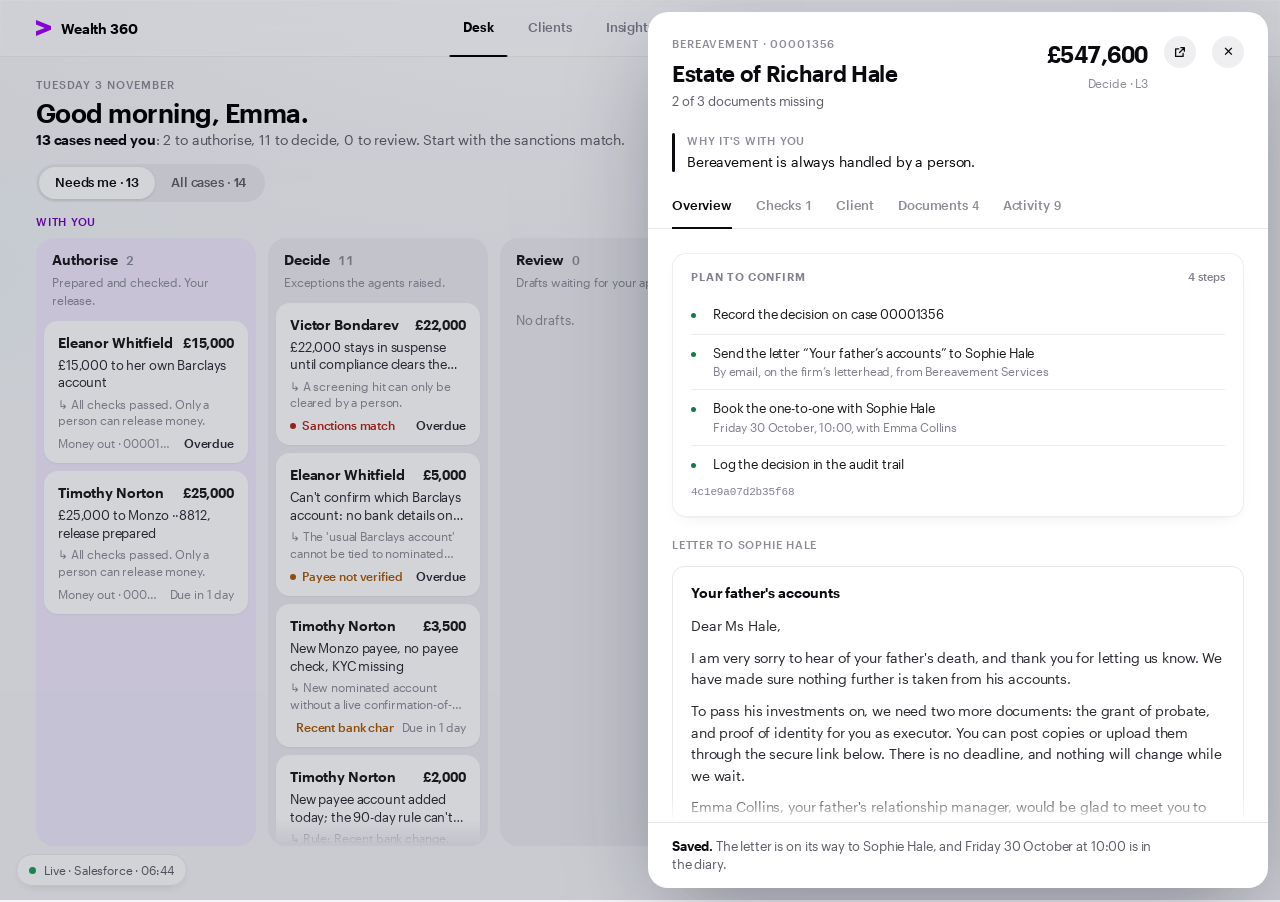
<file: assets/desk/hale-saved.html>
<!doctype html>
<html><head><meta charset="utf8"><meta name="viewport" content="width=device-width,initial-scale=1,viewport-fit=cover"><link rel="stylesheet" href="desk.css"><style>html,body{overflow:hidden!important}*{cursor:default!important}#fabwrap,#fab{display:none!important}</style></head><body class="w3live w3v"><title>Wealth 360</title>
<meta name="claude:viewport-fit-sides" content="cover">


<div class="ambient" aria-hidden="true"><span class="a"></span><span class="b"></span></div>
<header class="top">
  <div class="wrap top-in">
    <div class="lock"><svg class="gt" viewBox="116.99973 0 19.79227 20.94533" aria-hidden="true" focusable="false"><path d="m 116.99973,0 v 5.97866 l 11.556,4.516 -11.556,4.296 v 6.15467 l 19.792,-8.016 V 7.97066 Z" fill="currentColor"></path></svg><span class="prod">Wealth 360</span></div>
    <nav class="nav" role="tablist" aria-label="Views"><span class="ind" id="ind" aria-hidden="true" style="width: 58px; transform: translateX(0px);"></span><button role="tab" data-view="desk" aria-selected="true">Desk</button><button role="tab" data-view="clients" aria-selected="false">Clients</button><button role="tab" data-view="insights" aria-selected="false">Insights</button><button role="tab" data-view="rules" aria-selected="false">Rules</button><button role="tab" data-view="audit" aria-selected="false">Audit trail</button></nav>
    <div class="me"><span class="live" title="Live: Salesforce"></span><span class="me-n"><b>Emma Collins</b><small>Relationship Manager</small></span><span class="avatar" title="Emma Collins, Relationship Manager">EC</span></div>
  </div>
</header>

<main class="wrap">
  <div class="mnav" aria-label="Views"><button data-view="desk" aria-pressed="true">Desk</button><button data-view="clients" aria-pressed="false">Clients</button><button data-view="insights" aria-pressed="false">Insights</button><button data-view="rules" aria-pressed="false">Rules</button><button data-view="audit" aria-pressed="false">Audit trail</button></div>

  <section class="view" id="v-desk">
    <div id="w3" style="height: 839px;">
      <div class="w3-head">
        <div><div class="kicker" id="w3k">Tuesday 3 November</div><h1 id="w3h">Good morning, Emma.</h1><p id="w3p"><b>13 cases need you</b>: 2 to authorise, 11 to decide, 0 to review. Start with the sanctions match.</p></div>
        <div class="w3-stats"><div class="w3-stat w3-stat-done" title="Cases closed: by the agents on their own, or after a person's decision. Superseded cases are not counted."><small>Completed</small><strong id="w3s0">5 <em>· 1 by agents alone</em></strong></div><div class="w3-vr"></div><div class="w3-stat"><small>Agent steps today</small><strong id="w3s1">0</strong></div><div class="w3-vr"></div>
          <div class="w3-stat"><small>Your decisions</small><strong id="w3s2">0 <em>of 11</em></strong></div><div class="w3-vr"></div>
          <div class="w3-stat"><small>Agents working</small><strong id="w3s3">0</strong></div></div>
      </div>
      <div class="w3-bar"><div class="w3-lens" id="w3lens"><button data-l="me" aria-pressed="true">Needs me · 13</button><button data-l="all" aria-pressed="false">All cases · 14</button></div>
</div>
      <div class="w3-board" id="w3board"><div class="w3-groups w3-me"><span class="you">With you</span><span class="oth">Moving on its own</span></div><div class="w3-lanes w3-me"><section class="w3-lane w3la-auth"><header><h3>Authorise <span>2</span></h3><p>Prepared and checked. Your release.</p></header>
  <div class="w3-list"><button class="w3c" data-w3="500bb00000xvvlxAAA"><span class="w3r1"><b>Eleanor Whitfield</b><em>£15,000</em></span>
   <span class="w3hl">£15,000 to her own Barclays account</span><span class="w3wy">All checks passed. Only a person can release money.</span>
   <span class="w3r3"><span>Money out · 00001362</span><span class="w3soon">Overdue</span></span></button><button class="w3c" data-w3="500bb00000xv0itAAA"><span class="w3r1"><b>Timothy Norton</b><em>£25,000</em></span>
   <span class="w3hl">£25,000 to Monzo ··8812, release prepared</span><span class="w3wy">All checks passed. Only a person can release money.</span>
   <span class="w3r3"><span>Money out · 00001354</span><span class="">Due in 1 day</span></span></button></div></section><section class="w3-lane w3la-dec"><header><h3>Decide <span>11</span></h3><p>Exceptions the agents raised.</p></header>
  <div class="w3-list w3fb"><button class="w3c" data-w3="500bb00000xvvm0AAA"><span class="w3r1"><b>Victor Bondarev</b><em>£22,000</em></span>
   <span class="w3hl">£22,000 stays in suspense until compliance clears the remitter; Barclays letter to release</span><span class="w3wy">A screening hit can only be cleared by a person.</span>
   <span class="w3r3"><span class="w3-mark w3-alert">Sanctions match</span><span class="w3soon">Overdue</span></span></button><button class="w3c" data-w3="500bb00000xwUuzAAE"><span class="w3r1"><b>Eleanor Whitfield</b><em>£5,000</em></span>
   <span class="w3hl">Can't confirm which Barclays account: no bank details on her nominated account</span><span class="w3wy">The 'usual Barclays account' cannot be tied to nominated account O-0006: the record holds no sort code,…</span>
   <span class="w3r3"><span class="w3-mark w3-risk">Payee not verified</span><span class="w3soon">Overdue</span></span></button><button class="w3c" data-w3="500bb00000xvZNGAA2"><span class="w3r1"><b>Timothy Norton</b><em>£3,500</em></span>
   <span class="w3hl">New Monzo payee, no payee check, KYC missing</span><span class="w3wy">New nominated account without a live confirmation-of-payee match and without valid account details on file.</span>
   <span class="w3r3"><span class="w3-mark w3-risk">Recent bank change</span><span class="">Due in 1 day</span></span></button><button class="w3c" data-w3="500bb00000xvEh0AAE"><span class="w3r1"><b>Timothy Norton</b><em>£2,000</em></span>
   <span class="w3hl">New payee account added today; the 90-day rule can't be confirmed</span><span class="w3wy">Rule: Recent bank change.</span>
   <span class="w3r3"><span class="w3-mark w3-risk">Recent bank change</span><span class="">Due in 1 day</span></span></button><button class="w3c" data-w3="500bb00000xv0iuAAA"><span class="w3r1"><b>Payment from Lloyds</b><em>£48,250</em></span>
   <span class="w3hl">Best match 68%, 90% needed</span><span class="w3wy">Best match 68%, 90% needed.</span>
   <span class="w3r3"><span>Money in · 00001355</span><span class="w3soon">Overdue</span></span></button><button class="w3c" data-w3="500bb00000xvvlyAAA"><span class="w3r1"><b>James Okafor</b><em>£18,500</em></span>
   <span class="w3hl">Matches James Okafor's Stocks and shares ISA</span><span class="w3wy">Default level L2; Credit over £25,000 not met (18,500.00)</span>
   <span class="w3r3"><span>Money in · 00001363</span><span class="w3soon">Overdue</span></span></button><button class="w3c open" data-w3="500bb00000xv0ivAAA"><span class="w3r1"><b>Estate of Richard Hale</b><em>£547,600</em></span>
   <span class="w3hl">2 of 3 documents missing</span><span class="w3wy">Bereavement is always handled by a person.</span>
   <span class="w3r3"><span>Bereavement · 00001356</span><span class="w3soon">Overdue</span></span></button><button class="w3c" data-w3="500bb00000xuYWcAAM"><span class="w3r1"><b>Timothy Norton</b><em></em></span>
   <span class="w3hl">Bill is in Alex Jones's name</span><span class="w3wy">Bill names Mr A Jones (Alex Jones, a member of Timothy's household), not Timothy Norton.</span>
   <span class="w3r3"><span>Change of details · 00001358</span><span class="w3soon">Overdue</span></span></button><button class="w3c" data-w3="500bb00000xwIqbAAE"><span class="w3r1"><b>James Okafor</b><em></em></span>
   <span class="w3hl">Document request held for you</span><span class="w3wy">No proof of address on the case and the identity check is pending.</span>
   <span class="w3r3"><span>Change of details · 00001368</span><span class="w3soon">Overdue</span></span></button><button class="w3c" data-w3="500bb00000xwz7ZAAQ"><span class="w3r1"><b>Henry Lockwood</b><em></em></span>
   <span class="w3hl">Henry's council tax bill says it is a demo document; identity check not started yet</span><span class="w3wy">Rule: No tampering found on the evidence.</span>
   <span class="w3r3"><span>Change of details · 00001371</span><span class="w3soon">Overdue</span></span></button><button class="w3c" data-w3="500bb00000xx3CpAAI"><span class="w3r1"><b>Eleanor Whitfield</b><em></em></span>
   <span class="w3hl">Eleanor asks to change her surname to Hart; this case is set up as an address change</span><span class="w3wy">The request is a change of name (Whitfield to Hart), not a change of address.</span>
   <span class="w3r3"><span>Change of details · 00001374</span><span class="w3soon">Overdue</span></span></button></div></section><section class="w3-lane w3la-rev"><header><h3>Review <span>0</span></h3><p>Drafts waiting for your approval.</p></header>
  <div class="w3-list"><p class="w3-empty">No drafts.</p></div></section><section class="w3-lane w3la-agent"><header><h3>Agents working <span>0</span></h3><p>New requests and decided cases, worked now.</p></header>
  <div class="w3-list"><p class="w3-empty">All caught up. A new email, call or logged request appears here the moment it arrives.</p></div></section><section class="w3-lane w3la-wait"><header><h3>Waiting on client <span>1</span></h3><p>The client has the next step.</p></header>
  <div class="w3-list"><button class="w3c" data-w3="500bb00000xu2OYAAY"><span class="w3r1"><b>James Okafor</b><em></em></span>
   <span class="w3hl">Waiting on James: proof of address and ID check</span><span class="w3wy">The client has the next step.</span>
   <span class="w3r3"><span>00001369</span><span class="w3soon">Sent 28 Oct</span></span></button></div></section><section class="w3-lane w3la-done"><header><h3>Completed <span>0</span></h3><p>Closed today, evidence on file.</p></header>
  <div class="w3-list"><p class="w3-empty">Nothing closed yet today.</p></div></section></div></div>
    </div>
    
    <div class="hero">
      
      <div>
        <div class="meta"><span class="kicker">Tuesday, November 3 · your desk</span><span class="clock num" id="clock">06:44</span></div>
        <h1 id="headline">Good morning, Emma.</h1>
        <p class="lede" id="lede"><b class="hl">11 need you</b> · 0 in progress · 3 waiting on others</p>
      </div>
      <div class="stats" id="stats"><div class="stat"><div class="n num">0</div><div class="l">Agent tasks</div></div><div class="stat"><div class="n num">0<small>/11</small></div><div class="l">Your decisions</div></div><div class="stat"><div class="n num">3</div><div class="l">Waiting on others</div></div></div>
    </div>

    <div class="desk">
      <div>
        <div class="sec-h"><h2>Cases</h2><button class="primary lr-open" id="lrOpen" type="button" hidden="">Log request</button><p>Today</p></div>
        <div class="thead"><span>Case</span><span>Level</span><div class="stg"><span>Intake</span><span>Plan</span><span>Execute</span><span>Verify</span><span>Draft</span><span>Check</span><span>Fulfil</span></div><span class="r">State</span></div>
        <div id="rows"><div class="slot-row" data-slot="500bb00000xv0itAAA"><div class="case  " tabindex="0" role="button" data-id="500bb00000xv0itAAA" aria-label="Open Money out, Timothy Norton">
      <div class="id"><strong>Money out</strong><span>Timothy Norton &nbsp;<i>00001354</i></span></div>
      <span class="lvl L2">L2</span>
      <div class="lane"><div class="track"><b class="w" title="Intake"></b><b class="w" title="Planning"></b><b class="w" title="Execution"></b><b class="w" title="Verification"></b><b class="w" title="Communications"></b><b class="now" title="Checker"></b><b class="" title="Fulfilment"></b></div><div class="line"><em>System</em>Identity check: Identity not verified</div></div>
      <div class="st hold"><b>With checker</b><span>authorisation</span></div></div></div><div class="slot-row" data-slot="500bb00000xv0iuAAA"><div class="case wait " tabindex="0" role="button" data-id="500bb00000xv0iuAAA" aria-label="Open Money in, Payment from Lloyds">
      <div class="id"><strong>Money in</strong><span>Payment from Lloyds &nbsp;<i>00001355</i></span></div>
      <span class="lvl L3">L3</span>
      <div class="lane"><div class="track"><b class="w" title="Intake"></b><b class="w" title="Planning"></b><b class="w" title="Execution"></b><b class="w" title="Verification"></b><b class="w" title="Communications"></b><b class="halt" title="Checker"></b><b class="" title="Fulfilment"></b></div><div class="line"><em>Review agent</em>Raised to L3 and sent to you with a proposed next step</div></div>
      <div class="st wait"><b>Needs you</b><span>L3 decision</span></div></div></div><div class="slot-row" data-slot="500bb00000xv0ivAAA"><div class="case wait " tabindex="0" role="button" data-id="500bb00000xv0ivAAA" aria-label="Open Bereavement, Estate of Richard Hale">
      <div class="id"><strong>Bereavement</strong><span>Estate of Richard Hale &nbsp;<i>00001356</i></span></div>
      <span class="lvl L3">L3</span>
      <div class="lane"><div class="track"><b class="w" title="Intake"></b><b class="w" title="Planning"></b><b class="w" title="Execution"></b><b class="w" title="Verification"></b><b class="w" title="Communications"></b><b class="halt" title="Checker"></b><b class="" title="Fulfilment"></b></div><div class="line"><em>Case agent</em>Sent to you: missing documents and a meeting with Sophie</div></div>
      <div class="st wait"><b>Needs you</b><span>L3 decision</span></div></div></div><div class="slot-row" data-slot="500bb00000xuYWcAAM"><div class="case wait " tabindex="0" role="button" data-id="500bb00000xuYWcAAM" aria-label="Open Change of details, Timothy Norton">
      <div class="id"><strong>Change of details</strong><span>Timothy Norton &nbsp;<i>00001358</i></span></div>
      <span class="lvl L3">L3</span>
      <div class="lane"><div class="track"><b class="w" title="Intake"></b><b class="w" title="Planning"></b><b class="w" title="Execution"></b><b class="w" title="Verification"></b><b class="w" title="Communications"></b><b class="halt" title="Checker"></b><b class="" title="Fulfilment"></b></div><div class="line"><em>Review agent</em>Raised to L3 and sent to you with a proposed next step</div></div>
      <div class="st wait"><b>Needs you</b><span>L3 decision</span></div></div></div><div class="slot-row" data-slot="500bb00000xvZNGAA2"><div class="case wait " tabindex="0" role="button" data-id="500bb00000xvZNGAA2" aria-label="Open Money out, Timothy Norton">
      <div class="id"><strong>Money out</strong><span>Timothy Norton &nbsp;<i>00001359</i></span></div>
      <span class="lvl L3">L3</span>
      <div class="lane"><div class="track"><b class="w" title="Intake"></b><b class="w" title="Planning"></b><b class="halt" title="Execution"></b><b class="" title="Verification"></b><b class="" title="Communications"></b><b class="" title="Checker"></b><b class="" title="Fulfilment"></b></div><div class="line"><em>Case agent</em>KYC not evidenced (no party profile, screening or identity verification on file) and the nominated account was added today, a bank change inside 90 days.</div></div>
      <div class="st wait"><b>Needs you</b><span>L3 decision</span></div></div></div><div class="slot-row" data-slot="500bb00000xvEh0AAE"><div class="case wait " tabindex="0" role="button" data-id="500bb00000xvEh0AAE" aria-label="Open Money out, Timothy Norton">
      <div class="id"><strong>Money out</strong><span>Timothy Norton &nbsp;<i>00001360</i></span></div>
      <span class="lvl L3">L3</span>
      <div class="lane"><div class="track"><b class="w" title="Intake"></b><b class="w" title="Planning"></b><b class="halt" title="Execution"></b><b class="" title="Verification"></b><b class="" title="Communications"></b><b class="" title="Checker"></b><b class="" title="Fulfilment"></b></div><div class="line"><em>Case agent</em>KYC Approved, ID Accepted, screening Clear; I cannot show there has been no bank change in 90 days: both nominated accounts were created today and a change-of-details case opened today.</div></div>
      <div class="st wait"><b>Needs you</b><span>L3 decision</span></div></div></div><div class="slot-row" data-slot="500bb00000xvvm0AAA"><div class="case wait " tabindex="0" role="button" data-id="500bb00000xvvm0AAA" aria-label="Open Money in, Victor Bondarev">
      <div class="id"><strong>Money in</strong><span>Victor Bondarev &nbsp;<i>00001365</i></span></div>
      <span class="lvl L3">L3</span>
      <div class="lane"><div class="track"><b class="w" title="Intake"></b><b class="w" title="Planning"></b><b class="w" title="Execution"></b><b class="w" title="Verification"></b><b class="w" title="Communications"></b><b class="w" title="Checker"></b><b class="halt" title="Fulfilment"></b></div><div class="line"><em>Case agent</em>Payment kept unallocated in Suspense 9902 pending sanctions compliance review of the remitter hit RUS0902 and Barclays' reply; no instruction prepared, case not closed.</div></div>
      <div class="st wait"><b>Needs you</b><span>L3 decision</span></div></div></div><div class="slot-row" data-slot="500bb00000xvvlxAAA"><div class="case  " tabindex="0" role="button" data-id="500bb00000xvvlxAAA" aria-label="Open Money out, Eleanor Whitfield">
      <div class="id"><strong>Money out</strong><span>Eleanor Whitfield &nbsp;<i>00001362</i></span></div>
      <span class="lvl L2">L2</span>
      <div class="lane"><div class="track"><b class="w" title="Intake"></b><b class="w" title="Planning"></b><b class="w" title="Execution"></b><b class="w" title="Verification"></b><b class="w" title="Communications"></b><b class="now" title="Checker"></b><b class="" title="Fulfilment"></b></div><div class="line"><em>Fabian Goetzens</em>Meeting booked for Fri 30 Oct, 10:00: Review with Eleanor Whitfield</div></div>
      <div class="st hold"><b>With checker</b><span>authorisation</span></div></div></div><div class="slot-row" data-slot="500bb00000xvvlyAAA"><div class="case wait " tabindex="0" role="button" data-id="500bb00000xvvlyAAA" aria-label="Open Money in, James Okafor">
      <div class="id"><strong>Money in</strong><span>James Okafor &nbsp;<i>00001363</i></span></div>
      <span class="lvl L2">L2</span>
      <div class="lane"><div class="track"><b class="w" title="Intake"></b><b class="w" title="Planning"></b><b class="w" title="Execution"></b><b class="halt" title="Verification"></b><b class="" title="Communications"></b><b class="" title="Checker"></b><b class="" title="Fulfilment"></b></div><div class="line"><em>Review agent</em>Money_In: all 3 rules and both raise-to-L3 conditions pass on independent re-run; L2 correct; 1/1 documents received; funds held in suspense.</div></div>
      <div class="st wait"><b>Needs you</b><span>L2 decision</span></div></div></div><div class="slot-row" data-slot="500bb00000xwIqbAAE"><div class="case wait " tabindex="0" role="button" data-id="500bb00000xwIqbAAE" aria-label="Open Change of details, James Okafor">
      <div class="id"><strong>Change of details</strong><span>James Okafor &nbsp;<i>00001368</i></span></div>
      <span class="lvl L3">L3</span>
      <div class="lane"><div class="track"><b class="w" title="Intake"></b><b class="w" title="Planning"></b><b class="halt" title="Execution"></b><b class="" title="Verification"></b><b class="" title="Communications"></b><b class="" title="Checker"></b><b class="" title="Fulfilment"></b></div><div class="line"><em>Case agent</em>No proof of address on the case and identity check pending; document request with the identity link drafted but held for a person.</div></div>
      <div class="st wait"><b>Needs you</b><span>L3 decision</span></div></div></div><div class="slot-row" data-slot="500bb00000xwUuzAAE"><div class="case wait " tabindex="0" role="button" data-id="500bb00000xwUuzAAE" aria-label="Open Money out, Eleanor Whitfield">
      <div class="id"><strong>Money out</strong><span>Eleanor Whitfield &nbsp;<i>00001370</i></span></div>
      <span class="lvl L3">L3</span>
      <div class="lane"><div class="track"><b class="w" title="Intake"></b><b class="w" title="Planning"></b><b class="halt" title="Execution"></b><b class="" title="Verification"></b><b class="" title="Communications"></b><b class="" title="Checker"></b><b class="" title="Fulfilment"></b></div><div class="line"><em>System</em>Identity check: Identity verified</div></div>
      <div class="st wait"><b>Needs you</b><span>L3 decision</span></div></div></div><div class="slot-row" data-slot="500bb00000xwz7ZAAQ"><div class="case wait " tabindex="0" role="button" data-id="500bb00000xwz7ZAAQ" aria-label="Open Change of details, Henry Lockwood">
      <div class="id"><strong>Change of details</strong><span>Henry Lockwood &nbsp;<i>00001371</i></span></div>
      <span class="lvl L3">L3</span>
      <div class="lane"><div class="track"><b class="w" title="Intake"></b><b class="w" title="Planning"></b><b class="halt" title="Execution"></b><b class="" title="Verification"></b><b class="" title="Communications"></b><b class="" title="Checker"></b><b class="" title="Fulfilment"></b></div><div class="line"><em>Case agent</em>Both files are the same council tax bill for Mr Henry Lockwood at 2 Barons Court Road, issued 14 October 2026, but each says it is a demonstration document with fictional details, so it cannot be accepted as genuine without a person.</div></div>
      <div class="st wait"><b>Needs you</b><span>L3 decision</span></div></div></div><div class="slot-row" data-slot="500bb00000xx3CpAAI"><div class="case wait " tabindex="0" role="button" data-id="500bb00000xx3CpAAI" aria-label="Open Change of details, Eleanor Whitfield">
      <div class="id"><strong>Change of details</strong><span>Eleanor Whitfield &nbsp;<i>00001374</i></span></div>
      <span class="lvl L3">L3</span>
      <div class="lane"><div class="track"><b class="w" title="Intake"></b><b class="halt" title="Planning"></b><b class="" title="Execution"></b><b class="" title="Verification"></b><b class="" title="Communications"></b><b class="" title="Checker"></b><b class="" title="Fulfilment"></b></div><div class="line"><em>Case agent</em>Case is set as Change of address (L1), but the request is a surname change after marriage; the journey's rules and required document do not cover it, so a person needs to set the handling.</div></div>
      <div class="st wait"><b>Needs you</b><span>L3 decision</span></div></div></div><div class="slot-row" data-slot="500bb00000xu2OYAAY"><div class="case  " tabindex="0" role="button" data-id="500bb00000xu2OYAAY" aria-label="Open Change of details, James Okafor">
      <div class="id"><strong>Change of details</strong><span>James Okafor &nbsp;<i>00001369</i></span></div>
      <span class="lvl L1">L1</span>
      <div class="lane"><div class="track"><b class="w" title="Intake"></b><b class="now" title="Planning"></b><b class="" title="Execution"></b><b class="" title="Verification"></b><b class="" title="Communications"></b><b class="sk" title="Checker, not needed at L1"></b><b class="" title="Fulfilment"></b></div><div class="line"><em>Case agent</em>Email sent (auto-sent document request): Documents for your change of address [W360-00001369]</div></div>
      <div class="st hold"><b>Waiting</b><span>on customer</span></div></div></div></div>
      </div>
      <aside class="side">
        <div>
          <div class="sec-h"><h2>Needs you</h2><p id="needs-count">11 waiting</p></div>
          <div class="asks" id="asks"><button class="ask wait" data-id="500bb00000xv0iuAAA"><div class="ask-top"><span class="eyebrow">Money in</span><span class="amt num">£48,250.00</span></div><h3>Payment from Lloyds</h3><p>Best match 68%, 90% needed.</p><div class="ask-foot"><span class="state">Needs you · Level 3</span><span class="go">Review <svg class="gt" viewBox="116.99973 0 19.79227 20.94533" aria-hidden="true" focusable="false"><path d="m 116.99973,0 v 5.97866 l 11.556,4.516 -11.556,4.296 v 6.15467 l 19.792,-8.016 V 7.97066 Z" fill="currentColor"></path></svg></span></div></button><button class="ask wait" data-id="500bb00000xv0ivAAA"><div class="ask-top"><span class="eyebrow">Bereavement</span><span class="amt num">£547,600</span></div><h3>Estate of Richard Hale</h3><p>Grant of probate and executor's proof of identity missing (1 of 3 documents received).</p><div class="ask-foot"><span class="state">Needs you · Level 3</span><span class="go">Review <svg class="gt" viewBox="116.99973 0 19.79227 20.94533" aria-hidden="true" focusable="false"><path d="m 116.99973,0 v 5.97866 l 11.556,4.516 -11.556,4.296 v 6.15467 l 19.792,-8.016 V 7.97066 Z" fill="currentColor"></path></svg></span></div></button><button class="ask wait" data-id="500bb00000xuYWcAAM"><div class="ask-top"><span class="eyebrow">Change of details</span><span class="amt num">London W11</span></div><h3>Timothy Norton</h3><p>Bill names Mr A Jones (Alex Jones, a member of Timothy's household), not Timothy Norton.</p><div class="ask-foot"><span class="state">Needs you · Level 3</span><span class="go">Review <svg class="gt" viewBox="116.99973 0 19.79227 20.94533" aria-hidden="true" focusable="false"><path d="m 116.99973,0 v 5.97866 l 11.556,4.516 -11.556,4.296 v 6.15467 l 19.792,-8.016 V 7.97066 Z" fill="currentColor"></path></svg></span></div></button><button class="ask wait" data-id="500bb00000xvZNGAA2"><div class="ask-top"><span class="eyebrow">Money out</span><span class="amt num">£3,500</span></div><h3>Timothy Norton</h3><p>New nominated account without a live confirmation-of-payee match and without valid account details on file.</p><div class="ask-foot"><span class="state">Needs you · Level 3</span><span class="go">Review <svg class="gt" viewBox="116.99973 0 19.79227 20.94533" aria-hidden="true" focusable="false"><path d="m 116.99973,0 v 5.97866 l 11.556,4.516 -11.556,4.296 v 6.15467 l 19.792,-8.016 V 7.97066 Z" fill="currentColor"></path></svg></span></div></button><button class="ask wait" data-id="500bb00000xvEh0AAE"><div class="ask-top"><span class="eyebrow">Money out</span><span class="amt num">£2,000</span></div><h3>Timothy Norton</h3><p>The rule 'no bank change in the last 90 days' cannot be confirmed.</p><div class="ask-foot"><span class="state">Needs you · Level 3</span><span class="go">Review <svg class="gt" viewBox="116.99973 0 19.79227 20.94533" aria-hidden="true" focusable="false"><path d="m 116.99973,0 v 5.97866 l 11.556,4.516 -11.556,4.296 v 6.15467 l 19.792,-8.016 V 7.97066 Z" fill="currentColor"></path></svg></span></div></button><button class="ask wait" data-id="500bb00000xvvm0AAA"><div class="ask-top"><span class="eyebrow">Money in</span><span class="amt num">£22,000.00</span></div><h3>Victor Bondarev</h3><p>Remitter screened as a possible match to UK Sanctions List entry RUS0902 "Viktor Nikolayevich BONDAREV" (Russia regime, designated 2022-03-15, score 0.892).</p><div class="ask-foot"><span class="state">Needs you · Level 3</span><span class="go">Review <svg class="gt" viewBox="116.99973 0 19.79227 20.94533" aria-hidden="true" focusable="false"><path d="m 116.99973,0 v 5.97866 l 11.556,4.516 -11.556,4.296 v 6.15467 l 19.792,-8.016 V 7.97066 Z" fill="currentColor"></path></svg></span></div></button><button class="ask wait" data-id="500bb00000xvvlyAAA"><div class="ask-top"><span class="eyebrow">Money in</span><span class="amt num">£18,500.00</span></div><h3>James Okafor</h3><p>Allocate the GBP 18,500.00 from Suspense 9902 to the Stocks and shares ISA (a0Fbb000005l9bHEAQ, ISA-40417726) after the independent review, once ISA subscription headroom is confirmed.</p><div class="ask-foot"><span class="state">Needs you · Level 2</span><span class="go">Review <svg class="gt" viewBox="116.99973 0 19.79227 20.94533" aria-hidden="true" focusable="false"><path d="m 116.99973,0 v 5.97866 l 11.556,4.516 -11.556,4.296 v 6.15467 l 19.792,-8.016 V 7.97066 Z" fill="currentColor"></path></svg></span></div></button><button class="ask wait" data-id="500bb00000xwIqbAAE"><div class="ask-top"><span class="eyebrow">Change of details</span><span class="amt num">London ID1</span></div><h3>James Okafor</h3><p>No proof of address on the case and the identity check is pending.</p><div class="ask-foot"><span class="state">Needs you · Level 3</span><span class="go">Review <svg class="gt" viewBox="116.99973 0 19.79227 20.94533" aria-hidden="true" focusable="false"><path d="m 116.99973,0 v 5.97866 l 11.556,4.516 -11.556,4.296 v 6.15467 l 19.792,-8.016 V 7.97066 Z" fill="currentColor"></path></svg></span></div></button><button class="ask wait" data-id="500bb00000xwUuzAAE"><div class="ask-top"><span class="eyebrow">Money out</span><span class="amt num">£5,000</span></div><h3>Eleanor Whitfield</h3><p>The 'usual Barclays account' cannot be tied to nominated account O-0006: the record holds no sort code, account number or bank name.</p><div class="ask-foot"><span class="state">Needs you · Level 3</span><span class="go">Review <svg class="gt" viewBox="116.99973 0 19.79227 20.94533" aria-hidden="true" focusable="false"><path d="m 116.99973,0 v 5.97866 l 11.556,4.516 -11.556,4.296 v 6.15467 l 19.792,-8.016 V 7.97066 Z" fill="currentColor"></path></svg></span></div></button><button class="ask wait" data-id="500bb00000xwz7ZAAQ"><div class="ask-top"><span class="eyebrow">Change of details</span><span class="amt num">London ID1</span></div><h3>Henry Lockwood</h3><p>Both proof-of-address files print 'Demonstration document.</p><div class="ask-foot"><span class="state">Needs you · Level 3</span><span class="go">Review <svg class="gt" viewBox="116.99973 0 19.79227 20.94533" aria-hidden="true" focusable="false"><path d="m 116.99973,0 v 5.97866 l 11.556,4.516 -11.556,4.296 v 6.15467 l 19.792,-8.016 V 7.97066 Z" fill="currentColor"></path></svg></span></div></button><button class="ask wait" data-id="500bb00000xx3CpAAI"><div class="ask-top"><span class="eyebrow">Change of details</span><span class="amt num"></span></div><h3>Eleanor Whitfield</h3><p>The request is a change of name (Whitfield to Hart), not a change of address.</p><div class="ask-foot"><span class="state">Needs you · Level 3</span><span class="go">Review <svg class="gt" viewBox="116.99973 0 19.79227 20.94533" aria-hidden="true" focusable="false"><path d="m 116.99973,0 v 5.97866 l 11.556,4.516 -11.556,4.296 v 6.15467 l 19.792,-8.016 V 7.97066 Z" fill="currentColor"></path></svg></span></div></button></div>
        </div>
        <button class="more" data-summary=""><span><b>Summary</b><small id="lastact">14 cases · 0 of 11 decisions · 0 s of your time</small></span><svg viewBox="0 0 16 16" aria-hidden="true"><path d="M6 3.5 L10.5 8 L6 12.5"></path></svg></button>
        <div class="feed" id="feed" hidden=""><div class="fi  "><time class="num">08:42</time><div><small><b>Case agent</b> &nbsp;Bereavement, Estate of Richard Hale</small>Sent to you: missing documents and a meeting with Sophie</div></div><div class="fi  "><time class="num">08:41</time><div><small><b>Case agent</b> &nbsp;Bereavement, Estate of Richard Hale</small>One-to-one proposed with Sophie Hale, the beneficiary, with an agenda</div></div><div class="fi  "><time class="num">08:41</time><div><small><b>Case agent</b> &nbsp;Money out, Timothy Norton</small>Release prepared and sent to Payments Operations for authorisation</div></div><div class="fi  "><time class="num">08:40</time><div><small><b>Case agent</b> &nbsp;Bereavement, Estate of Richard Hale</small>Document request letter drafted in the bereavement tone of voice</div></div><div class="fi  "><time class="num">08:39</time><div><small><b>Case agent</b> &nbsp;Money out, Timothy Norton</small>Withdrawal confirmation drafted for Timothy</div></div><div class="fi  "><time class="num">08:38</time><div><small><b>Case agent</b> &nbsp;Bereavement, Estate of Richard Hale</small>Documents checked: 1 of 3 received. Grant of probate and executor ID missing</div></div><div class="fi  "><time class="num">08:38</time><div><small><b>Review agent</b> &nbsp;Money out, Timothy Norton</small>Independent check: 6 of 6 withdrawal rules passed</div></div><div class="fi  "><time class="num">08:38</time><div><small><b>Case agent</b> &nbsp;Complaint, Timothy Norton</small>Response drafted for review</div></div><div class="fi  "><time class="num">08:37</time><div><small><b>Review agent</b> &nbsp;Change of details, Timothy Norton</small>Raised to L3 and sent to you with a proposed next step</div></div><div class="fi  "><time class="num">08:36</time><div><small><b>Case agent</b> &nbsp;Bereavement, Estate of Richard Hale</small>Accounts marked deceased; regular payments stopped</div></div><div class="fi  "><time class="num">08:36</time><div><small><b>Review agent</b> &nbsp;Money in, Unmatched payment</small>Raised to L3 and sent to you with a proposed next step</div></div><div class="fi  "><time class="num">08:36</time><div><small><b>Case agent</b> &nbsp;Money out, Timothy Norton</small>KYC current; screening clear; no bank change in the last 90 days</div></div><div class="fi  "><time class="num">08:36</time><div><small><b>Review agent</b> &nbsp;Change of details, Timothy Norton</small>Independent check: evidence does not prove Timothy's address; record left unchanged</div></div><div class="fi  "><time class="num">08:36</time><div><small><b>Review agent</b> &nbsp;Complaint, Timothy Norton</small>Response checked against the complaints policy: apology, cause, fix, referral rights</div></div><div class="fi  "><time class="num">08:35</time><div><small><b>Review agent</b> &nbsp;Money in, Unmatched payment</small>Funds held in suspense; allocation blocked until a match is verified</div></div><div class="fi  "><time class="num">08:35</time><div><small><b>Case agent</b> &nbsp;Money out, Timothy Norton</small>Nominated account is new: confirmation of payee returned a full name match</div></div><div class="fi  "><time class="num">08:35</time><div><small><b>Case agent</b> &nbsp;Change of details, Timothy Norton</small>Address valid and bill in date; the bill names Alex Jones, not Timothy</div></div><div class="fi  "><time class="num">08:34</time><div><small><b>Case agent</b> &nbsp;Bereavement, Estate of Richard Hale</small>3 accounts found: GIA £412,300, ISA £96,800, cash £38,500</div></div><div class="fi  "><time class="num">08:34</time><div><small><b>Case agent</b> &nbsp;Complaint, Timothy Norton</small>Holding feed checked: Fidelity positions last updated 18 Sep; feed restored 24 Oct</div></div><div class="fi  "><time class="num">08:34</time><div><small><b>Case agent</b> &nbsp;Money in, Unmatched payment</small>Two possible matches in the Norton household; neither reaches 90%</div></div><div class="fi  "><time class="num">08:33</time><div><small><b>Case agent</b> &nbsp;Money out, Timothy Norton</small>Account status open; £25,000 within available cash, no lock-in</div></div><div class="fi  "><time class="num">08:33</time><div><small><b>Case agent</b> &nbsp;Change of details, Timothy Norton</small>Bill read: name, new address and issue date extracted</div></div><div class="fi  "><time class="num">08:32</time><div><small><b>Case agent</b> &nbsp;Bereavement, Estate of Richard Hale</small>Journey set: Bereavement notification, autonomy L3</div></div><div class="fi  "><time class="num">08:32</time><div><small><b>Case agent</b> &nbsp;Complaint, Timothy Norton</small>Case history retrieved: duplicate case 00001351 from the same email, merged</div></div><div class="fi  "><time class="num">08:32</time><div><small><b>Case agent</b> &nbsp;Money in, Unmatched payment</small>Searched every financial account by reference, amount, owner and payment history</div></div><div class="fi  "><time class="num">08:31</time><div><small><b>Case agent</b> &nbsp;Bereavement, Estate of Richard Hale</small>Death certificate read: name, date of death and registration district</div></div><div class="fi  "><time class="num">08:31</time><div><small><b>Case agent</b> &nbsp;Money out, Timothy Norton</small>Journey set: Withdrawal or encashment, autonomy L2</div></div><div class="fi  "><time class="num">08:31</time><div><small><b>Case agent</b> &nbsp;Change of details, Timothy Norton</small>Journey set: Change of address, autonomy L1</div></div><div class="fi  "><time class="num">08:30</time><div><small><b>Case agent</b> &nbsp;Complaint, Timothy Norton</small>Classified: service failure, data not updated, no financial loss claimed</div></div><div class="fi  "><time class="num">08:30</time><div><small><b>Case agent</b> &nbsp;Money in, Unmatched payment</small>Journey set: Allocate incoming funds, autonomy L2</div></div><div class="fi  "><time class="num">08:30</time><div><small><b>Case agent</b> &nbsp;Money out, Timothy Norton</small>Customer identified: Fidelity brokerage ··7631, value £789,522</div></div><div class="fi  "><time class="num">08:30</time><div><small><b>Case agent</b> &nbsp;Change of details, Timothy Norton</small>Customer identified: Timothy Norton, household with Alex Jones</div></div><div class="fi  "><time class="num">08:29</time><div><small><b>Case agent</b> &nbsp;Complaint, Timothy Norton</small>Complaint email read</div></div><div class="fi  "><time class="num">08:29</time><div><small><b>Case agent</b> &nbsp;Bereavement, Estate of Richard Hale</small>Web form and scanned death certificate received</div></div><div class="fi  "><time class="num">08:29</time><div><small><b>Case agent</b> &nbsp;Money in, Unmatched payment</small>Incoming credit received and parsed</div></div><div class="fi  "><time class="num">08:29</time><div><small><b>Case agent</b> &nbsp;Money out, Timothy Norton</small>Email request read</div></div><div class="fi  "><time class="num">08:29</time><div><small><b>Case agent</b> &nbsp;Change of details, Timothy Norton</small>Portal chat message read, council tax bill attached</div></div></div>
      </aside>
    </div>
  </section>

  <section class="view" id="v-clients" hidden="">
    <div id="w3cl"><aside class="w3cl-side"><div class="w3cl-search"><input id="w3clQ" placeholder="Search clients by name or email" autocomplete="off" aria-label="Search clients" value=""><div class="w3pl" id="w3clL" hidden=""></div></div>
      <h4 class="w3cl-k">On your desk</h4><div class="w3cl-list" id="w3clList"></div></aside><section class="w3cl-p" id="w3clP"></section></div>
    <div class="cv-bar">
      <div class="cv-pick"><label class="cv-search" for="cvq"><span class="cav" id="cvav"></span><input id="cvq" autocomplete="off" placeholder="Search clients, households or account numbers" aria-label="Search clients" value=""><span class="cv-cur" id="cvname"></span><kbd>⌘K</kbd></label>
        <div class="cv-pop" id="cvpop" role="listbox" hidden=""></div></div>
      <div class="cv-nav"><button class="icb" data-clstep="-1" aria-label="Previous client"><svg viewBox="0 0 16 16"><path d="M10 3.5 5.5 8 10 12.5"></path></svg></button><span class="num" id="cvpos"></span><button class="icb" data-clstep="1" aria-label="Next client"><svg viewBox="0 0 16 16"><path d="M6 3.5 10.5 8 6 12.5"></path></svg></button></div>
    </div>
    <article class="cv" id="cmain"></article>
  </section>
  <section class="view" id="v-onboarding" hidden="">
    <div class="obx-top"><div><div class="meta"><span class="kicker">Client onboarding · KYC and AML</span></div><h1>Onboarding</h1><p class="lede" id="oblede"></p></div><div class="obx-mode" role="tablist"><span class="cv-ind" id="obmind"></span><button data-obmode="board" aria-selected="true">Board</button><button data-obmode="detail" aria-selected="false">Detail</button></div></div>
    <article class="obx" id="obx"><aside class="obx-list" id="oblist"></aside><div class="obx-main" id="obmain"></div><div class="obb" id="obb"></div></article>
  </section>
  <section class="view" id="v-insights" hidden="">
    <div class="pagehead"><div class="meta"><span class="kicker">Across your book · today</span></div><h1>Insights</h1></div>
    <div class="in-sum" id="isum"></div>
    <div class="in-grid" id="igrid"></div>
  </section>
  <section class="view" id="v-rules" hidden="">
    <div class="pagehead"><div class="meta"><span class="kicker">Read only · from Salesforce</span></div><h1>Rules</h1></div>
    <div class="two">
      <div>
        <div class="scroll"><table class="t"><thead><tr><th>Journey</th><th>Level</th><th>Raised to L3 when</th><th>Signed by</th></tr></thead><tbody id="rulebody"><tr><td><b style="font-weight:600">Change of address</b></td><td><span class="lvl L1">L1</span></td><td>Name mismatch, including evidence in another household member's name, evidence over 3 months old, bank change in the last 90 days</td><td>Customer Servicing</td></tr><tr><td><b style="font-weight:600">Withdrawal or encashment</b></td><td><span class="lvl L2">L2</span></td><td>Vulnerability, unverified payee, recent bank change</td><td>Payments Operations</td></tr><tr><td><b style="font-weight:600">Allocate incoming funds</b></td><td><span class="lvl L2">L2</span></td><td>Match below 90%, credit over £25,000</td><td>Cash Operations</td></tr><tr><td><b style="font-weight:600">Bereavement notification</b></td><td><span class="lvl L3">L3</span></td><td>Always level 3</td><td>Relationship manager</td></tr><tr><td><b style="font-weight:600">Complaint</b></td><td><span class="lvl L2">L2</span></td><td>Vulnerability, regulator involvement</td><td>Complaints</td></tr></tbody></table></div>
        
      </div>
      <div>
        <div class="sec-h"><h2>Agents</h2><p>2 active</p></div>
        <div class="crew" id="crew"><div class="agent"><div class="h"><strong>Case agent</strong></div><p>Works each case end to end: reads the request, identifies the customer, completes the journey steps with evidence, drafts letters, carries out approved outcomes.</p><div class="tools">get_case_context · submit_step · read_document · draft_communication · release_fulfilment</div></div><div class="agent"><div class="h"><strong>Review agent</strong></div><p>Checks every case independently, in a fresh context, against the rules and the original request.</p><div class="tools">get_case_context · read_inbound · record_verification</div></div></div>
        <div class="sec-h" style="margin-top:22px"><h2>Levels</h2><p>Highest wins</p></div><div class="scroll"><table class="t"><thead><tr><th>Level</th><th>What happens</th><th>Who signs</th></tr></thead><tbody>
          <tr><td><span class="lvl">L1</span></td><td>Agents complete and close<small>Sampled after close</small></td><td>None</td></tr>
          <tr><td><span class="lvl">L2</span></td><td>Agents prepare, a person approves<small>Before anything leaves the firm</small></td><td>Owning team or customer</td></tr>
          <tr><td><span class="lvl L3">L3</span></td><td>The relationship manager decides<small>Agents prepare and carry out</small></td><td>Relationship manager</td></tr>
        </tbody></table></div>
      </div>
    </div>
  </section>

  <section class="view" id="v-audit" hidden="">
    <div class="pagehead"><div class="meta"><span class="kicker">Today · 3 November</span></div><h1>Audit trail</h1></div>
    <div class="aud">
      <aside class="aud-side">
        <div class="aud-sum" id="asum"></div>
        <nav class="aud-cases" id="acases" aria-label="Filter by case"></nav>
      </aside>
      <div class="aud-log">
        <div class="aud-bar"><label class="search" for="aq"><svg viewBox="0 0 16 16" aria-hidden="true"><circle cx="7" cy="7" r="4.5"></circle><path d="M10.5 10.5 L14 14"></path></svg><input id="aq" type="search" placeholder="Search actions, people or evidence" autocomplete="off" value=""></label><div class="seg" role="group" aria-label="Actor"><button data-who="all" aria-pressed="true">All</button><button data-who="people" aria-pressed="false">People</button><button data-who="agents" aria-pressed="false">Agents</button></div></div>
        <div class="aud-list" id="alist"></div>
      </div>
    </div>
  </section>


  <footer><span class="flock"><svg class="acn" viewBox="-1.58739177 -1.58739177 203.91212354 56.08784254" role="img" aria-label="accenture" focusable="false"><path d="m 116.99973,0 v 5.97866 l 11.556,4.516 -11.556,4.296 v 6.15467 l 19.792,-8.016 V 7.97066 Z" fill="#A100FF"></path><path d="m 185.77066,38.16906 h 8.67999 C 194.316,34.75973 192.76666,33.2984 190.2,33.2984 c -2.03735,0 -3.89601,1.10666 -4.42934,4.87066 m 4.60667,14.744 c -6.68667,0 -11.24667,-3.98533 -11.24667,-11.68933 V 40.7824 c 0,-7.74934 4.82534,-12 11.02267,-12 5.75733,0 10.584,3.23066 10.584,10.892 v 2.79066 h -15.05334 c 0.26666,4.16134 2.03467,5.756 4.82534,5.756 2.47867,0 3.80667,-1.328 4.252,-3.01066 h 5.976 c -0.70667,4.38266 -4.29467,7.70266 -10.36,7.70266 M 163.67466,29.2704 h 6.46399 v 4.24933 c 1.37201,-3.1 3.54268,-4.56 6.952,-4.56 v 6.37467 c -4.38399,0 -6.952,1.328 -6.952,5.18133 v 11.912 h -6.46399 z M 158.98,52.42773 h -6.46667 v -3.41067 c -1.10667,2.21467 -3.276,3.896 -6.732,3.896 -4.16,0 -7.21734,-2.524 -7.21734,-7.968 V 29.2704 h 6.51067 v 14.7 c 0,2.656 1.06133,3.896 3.36534,3.896 2.25732,0 4.07333,-1.41734 4.07333,-4.29467 V 29.2704 H 158.98 Z M 130.19466,22.27306 v 6.99734 h 4.428 v 4.82266 h -4.428 v 10.98267 c 0,1.72933 0.796,2.52533 2.30134,2.52533 0.93065,0 1.63866,-0.13333 2.25866,-0.39733 v 5.04533 c -0.752,0.22267 -2.03733,0.48667 -3.632,0.48667 -5.04534,0 -7.43867,-2.30133 -7.43867,-6.996 V 34.09306 h -2.70133 V 29.2704 h 2.70133 v -4.34134 z m -32.548,6.99734 h 6.464 v 3.45333 c 1.15334,-2.17067 3.45467,-3.94133 6.99734,-3.94133 4.20666,0 6.996,2.524 6.996,8.14666 v 15.49867 h -6.46667 V 37.9024 c 0,-2.7 -1.10533,-3.896 -3.452,-3.896 -2.25868,0 -4.07467,1.37333 -4.07467,4.296 v 14.12533 h -6.464 z m -18.95467,8.89866 h 8.67867 c -0.132,-3.40933 -1.68267,-4.87066 -4.25067,-4.87066 -2.036,0 -3.896,1.10666 -4.428,4.87066 m 4.60667,14.744 c -6.688,0 -11.248,-3.98533 -11.248,-11.68933 V 40.7824 c 0,-7.74934 4.82667,-12 11.02533,-12 5.756,0 10.584,3.23066 10.584,10.892 v 2.79066 h -15.056 c 0.26534,4.16134 2.03734,5.756 4.82534,5.756 2.48,0 3.80933,-1.328 4.252,-3.01066 h 5.97866 c -0.71066,4.38266 -4.296,7.70266 -10.36133,7.70266 m -24.26933,0 c -6.42,0 -11.06934,-3.98533 -11.06934,-11.82266 v -0.308 c 0,-7.83734 4.95867,-12 11.11334,-12 5.26933,0 9.60933,2.65733 10.14133,8.72133 h -6.2 c -0.39867,-2.256 -1.54933,-3.71733 -3.808,-3.71733 -2.74667,0 -4.64933,2.168 -4.64933,6.72933 v 0.708 c 0,4.69467 1.68266,6.82 4.69466,6.82 2.21334,0 3.85067,-1.63867 4.20534,-4.16267 h 5.88933 c -0.44267,5.268 -4.02933,9.032 -10.31733,9.032 m -24.09067,0 c -6.42,0 -11.06933,-3.98533 -11.06933,-11.82266 v -0.308 c 0,-7.83734 4.95866,-12 11.11333,-12 5.26933,0 9.60933,2.65733 10.14133,8.72133 h -6.2 c -0.39866,-2.256 -1.54933,-3.71733 -3.808,-3.71733 -2.74666,0 -4.64933,2.168 -4.64933,6.72933 v 0.708 c 0,4.69467 1.68267,6.82 4.69467,6.82 2.21333,0 3.85066,-1.63867 4.20533,-4.16267 h 5.88933 c -0.44266,5.268 -4.02933,9.032 -10.31733,9.032 m -21.124,-8.19066 v -2.21334 h -2.56933 c -3.18667,0 -4.824,0.88534 -4.824,2.96534 v 0.22133 c 0,1.59467 0.97466,2.70133 3.14266,2.70133 2.21467,0 4.25067,-1.23866 4.25067,-3.67466 M 7.61599,52.91306 C 3.45466,52.91306 0,50.78906 0,46.09306 V 45.8304 c 0,-5.71467 4.95866,-7.57334 10.93733,-7.57334 h 2.87733 v -1.10533 c 0,-2.304 -1.01866,-3.72133 -3.40933,-3.72133 -2.16934,0 -3.32,1.24 -3.49867,3.012 H 0.70799 c 0.44267,-5.136 4.516,-7.66 10.00801,-7.66 5.57866,0 9.56399,2.39066 9.56399,8.14666 V 52.42773 H 13.948 v -2.65867 c -1.10801,1.684 -3.232,3.144 -6.33201,3.144" fill="currentColor"></path></svg><span id="flbl" data-t="Wealth 360 · Mock-up, synthetic data">Wealth 360</span></span>
    <span class="ctl" aria-label="Demo controls" hidden=""><span>Demo</span><button class="link" data-speed="1" aria-pressed="true">1×</button><button class="link" data-speed="3" aria-pressed="false">3×</button><button class="link" id="pause">Resume</button><button class="link" id="replay">Replay the morning</button></span></footer>
</main>

<div class="sheet-wrap" id="sheet" hidden=""><div class="sheet" role="dialog" aria-modal="true" aria-labelledby="sh-t"><div class="sh-h"><div><span class="kicker">Salesforce · Service journeys</span><h2 id="sh-t">New case</h2></div><button class="close" id="sh-x" aria-label="Close"></button></div><div id="sh-body"></div></div></div>
<div class="fabwrap" id="fabwrap"><span class="arclbl" id="arclbl" style="bottom: 244px;">Bereavement · 00001356</span><div id="arcs"><button class="arcbtn" data-fab="scan" style="--i:0;--tx:0px;--ty:-186px" aria-label="Analyse a document"><svg viewBox="0 0 16 16"><path d="M2.5 5V3.5a1 1 0 0 1 1-1H5M11 2.5h1.5a1 1 0 0 1 1 1V5M13.5 11v1.5a1 1 0 0 1-1 1H11M5 13.5H3.5a1 1 0 0 1-1-1V11"></path><path d="M5 8h6"></path></svg><em>Analyse a document</em></button><button class="arcbtn" data-fab="note" style="--i:1;--tx:-57px;--ty:-177px" aria-label="Add a note"><svg viewBox="0 0 16 16"><path d="M3 3h10v7l-3 3H3z"></path><path d="M10 13v-3h3"></path></svg><em>Add a note</em></button><button class="arcbtn" data-fab="docs" style="--i:2;--tx:-109px;--ty:-150px" aria-label="Request documents"><svg viewBox="0 0 16 16"><path d="M4 2h5l3 3v9H4z"></path><path d="M9 2v3h3M6.5 9.5h3M6.5 11.5h3"></path></svg><em>Request documents</em></button><button class="arcbtn" data-fab="call" style="--i:3;--tx:-150px;--ty:-109px" aria-label="Log a call"><svg viewBox="0 0 16 16"><path d="M4 2.5h2l1 3-1.5 1a8 8 0 0 0 4 4l1-1.5 3 1v2a1.5 1.5 0 0 1-1.6 1.5A11 11 0 0 1 2.5 4.1 1.5 1.5 0 0 1 4 2.5z"></path></svg><em>Log a call</em></button><button class="arcbtn" data-fab="meet" style="--i:4;--tx:-177px;--ty:-57px" aria-label="Book a meeting"><svg viewBox="0 0 16 16"><rect x="2.5" y="3.5" width="11" height="10" rx="2"></rect><path d="M2.5 6.5h11M5.5 2v3M10.5 2v3"></path></svg><em>Book a meeting</em></button><button class="arcbtn" data-fab="assign" style="--i:5;--tx:-186px;--ty:0px" aria-label="Reassign"><svg viewBox="0 0 16 16"><circle cx="6" cy="6" r="2.5"></circle><path d="M2 13c0-2.2 1.8-4 4-4s4 1.8 4 4M11 6h4M13 4v4"></path></svg><em>Reassign</em></button></div>
  <button class="fab" id="fab" aria-label="Actions"><svg class="gt" viewBox="116.99973 0 19.79227 20.94533" aria-hidden="true" focusable="false"><path d="m 116.99973,0 v 5.97866 l 11.556,4.516 -11.556,4.296 v 6.15467 l 19.792,-8.016 V 7.97066 Z" fill="currentColor"></path></svg></button></div>
<div class="toast" id="toast" role="status" aria-live="polite"></div>
<div class="scrim" id="scrim"></div>
<div class="w3s on" id="w3sc"></div>
<aside class="w3d on" id="w3d" role="dialog" aria-modal="true" aria-labelledby="w3dt"><div class="w3d-h"><div class="r"><div style="min-width:0"><div class="k">Bereavement · 00001356</div><h2 id="w3dt">Estate of Richard Hale</h2><div class="sub">2 of 3 documents missing</div></div>
     <div style="display:flex;gap:16px;align-items:flex-start"><div><div class="amt">£547,600</div><div class="meta">Decide · L3</div></div><button class="w3x w3sfb" id="w3sfb" aria-label="Open in Salesforce" title="Open in Salesforce"><svg viewBox="0 0 16 16" aria-hidden="true"><path d="M9 3h4v4M13 3 7.5 8.5"></path><path d="M11.5 9.5V13H3V4.5h3.5"></path></svg></button><button class="w3x" id="w3x" aria-label="Close">✕</button></div></div>
     <div class="w3why w3la-dec"><div><small>Why it's with you</small><p>Bereavement is always handled by a person.</p></div></div></div>
   <nav class="w3tabs" role="tablist"><button role="tab" data-w3t="overview" aria-selected="true">Overview</button><button role="tab" data-w3t="checks" aria-selected="false">Checks<span>1</span></button><button role="tab" data-w3t="client" aria-selected="false">Client</button><button role="tab" data-w3t="docs" aria-selected="false">Documents<span>4</span></button><button role="tab" data-w3t="activity" aria-selected="false">Activity<span>9</span></button></nav>
   <div class="w3b w3fb" id="w3b"><div class="w3sec"><section class="block lv-plan"><div class="eyebrow"><span>Plan to confirm</span><span>4 steps</span></div><div class="items"><div class="it"><i class=""></i><div>Record the decision on case 00001356</div></div><div class="it"><i class=""></i><div>Send the letter “Your father’s accounts” to Sophie Hale<small>By email, on the firm’s letterhead, from Bereavement Services</small></div></div><div class="it"><i class=""></i><div>Book the one-to-one with Sophie Hale<small>Friday 30 October, 10:00, with Emma Collins</small></div></div><div class="it"><i class=""></i><div>Log the decision in the audit trail</div></div></div><div class="mono-s">4c1e9a07d2b35f68</div></section></div><div class="w3sec"><h4>Letter to Sophie Hale</h4><div class="w3letter" id="w3letter"><p class="w3lsub">Your father's accounts</p><p>Dear Ms Hale,</p><p>I am very sorry to hear of your father's death, and thank you for letting us know. We have made sure nothing further is taken from his accounts.</p><p>To pass his investments on, we need two more documents: the grant of probate, and proof of identity for you as executor. You can post copies or upload them through the secure link below. There is no deadline, and nothing will change while we wait.</p><p>Emma Collins, your father's relationship manager, would be glad to meet you to explain the estate process and answer any questions, whenever suits you.</p><p>With our sympathy,<br>Bereavement Services</p></div><label class="w3tick" for="lv-l"><input type="checkbox" id="lv-l" checked> Send as drafted</label></div><div class="w3sec"><h4>One-to-one with Sophie Hale</h4><div class="w3opt w3slots"><label class="on"><input type="radio" name="lvslot" value="0" checked><div>Friday 30 October</div><span>10:00</span></label><label class=""><input type="radio" name="lvslot" value="1"><div>Friday 30 October</div><span>15:30</span></label><label class=""><input type="radio" name="lvslot" value="2"><div>Saturday 31 October</div><span>11:00</span></label><label class=""><input type="radio" name="lvslot" value="3"><div>Tuesday 3 November</div><span>09:30</span></label></div></div><div class="w3sec"><h4>Key facts</h4><dl class="w3kv"><div><dt>Received</dt><dd>Web form · 28 Oct</dd></div><div><dt>Due</dt><dd>Overdue</dd></div><div><dt>Team</dt><dd>Bereavement Services</dd></div></dl></div></div>
   <div class="w3d-f"><div class="msg"><b>Saved.</b> The letter is on its way to Sophie Hale, and Friday 30 October at 10:00 is in the diary.</div></div></aside>
<div class="w3-live" id="w3live"><i></i><span id="w3lt" title="">Live · Salesforce · 06:44</span></div>
<div class="w3nc" id="w3nc" hidden=""><form class="w3nc-in" id="w3ncF" novalidate="" role="dialog" aria-modal="true" aria-labelledby="w3ncT">
  <div class="w3nc-h"><h2 id="w3ncT">New case</h2><button type="button" class="w3x" id="w3ncX" aria-label="Close">✕</button></div>
  <p class="w3nc-sub">A request you took by phone, in a branch or by letter. The case is created in Salesforce and the agents start on it at once.</p>
  <div class="w3f">Client<div class="w3sel" id="w3ncSel" hidden=""></div><div id="w3ncQw" class="w3qw"><input id="w3ncQ" autocomplete="off" placeholder="Search by name or email" aria-label="Client" value=""><div class="w3pl" id="w3ncL" hidden=""></div></div></div>
  <div class="w3f">Type of request<div class="w3jt" role="radiogroup" aria-label="Type of request">
    <label><input type="radio" name="w3ncJ" value="" checked=""><span><b>Not sure</b><small>The agents classify it</small></span></label>
    <label><input type="radio" name="w3ncJ" value="Change_Of_Details"><span><b>Change of details</b><small>Address, name, contact</small></span></label>
    <label><input type="radio" name="w3ncJ" value="Money_Out"><span><b>Money out</b><small>Withdrawal or payment</small></span></label>
    <label><input type="radio" name="w3ncJ" value="Money_In"><span><b>Money in</b><small>A credit to allocate</small></span></label>
    <label><input type="radio" name="w3ncJ" value="Bereavement"><span><b>Bereavement</b><small>Notification of death</small></span></label>
    <label><input type="radio" name="w3ncJ" value="Complaint"><span><b>Complaint</b><small>Something went wrong</small></span></label>
  </div></div>
  <label class="w3f">Channel<select id="w3ncCh"><option selected="">Phone</option><option value="Branch">Branch (in person)</option><option>Letter</option><option>Email</option><option>Internal</option></select></label>
  <label class="w3f">Request<textarea id="w3ncR" rows="5" placeholder="What the client asked for: who, what, amounts, accounts, addresses, dates."></textarea></label>
  <div class="w3msg" id="w3ncMsg" hidden=""></div>
  <div class="w3nc-f"><button type="submit" class="w3btn" id="w3ncGo">Create case</button><button type="button" class="w3btn g" onclick="this.closest('.w3nc').querySelector('#w3ncX').click()">Cancel</button></div>
</form></div>
<div class="w3nc" id="w3ac" hidden=""><form class="w3nc-in w3ac-in" id="w3acF" novalidate="" role="dialog" aria-modal="true" aria-labelledby="w3acT">
  <div class="w3nc-h"><h2 id="w3acT"></h2><button type="button" class="w3x" id="w3acX" aria-label="Close">✕</button></div>
  <p class="w3nc-sub" id="w3acS"></p>
  <div class="w3acb" id="w3acB"></div>
  <div class="w3msg" id="w3acMsg" hidden=""></div>
  <div class="w3nc-f"><button type="submit" class="w3btn" id="w3acGo"></button><button type="button" class="w3btn g" id="w3acC">Cancel</button></div>
</form></div>
<aside class="drawer" id="drawer" role="dialog" aria-modal="true" aria-labelledby="dtitle">
  <div class="dh">
    <div class="dh-top"><span class="eyebrow" id="deb"></span><button class="close" id="dclose">Close</button></div>
    <h2 id="dtitle"></h2>
    <div class="sub" id="dsub"></div>
    <div class="dtrack" id="dtrack"></div>
  </div>
  <div class="dtabs" role="tablist" aria-label="Case sections">
    <button role="tab" data-dt="overview" aria-selected="true" id="dt-ov">Overview</button>
    <button role="tab" data-dt="kyc" aria-selected="false" id="dt-kyc" hidden="">KYC &amp; AML</button>
    <button role="tab" data-dt="evidence" aria-selected="false">Evidence</button>
    <button role="tab" data-dt="docs" aria-selected="false">Documents</button>
    <button role="tab" data-dt="activity" aria-selected="false">Activity</button>
    <button role="tab" data-dt="actions" aria-selected="false">Actions</button>
  </div>
  <div class="db" id="db"></div>
  <div class="dfoot" id="dfoot" hidden=""></div>
</aside>

<div class="lrm" id="lrm" role="dialog" aria-modal="true" aria-labelledby="lrmT" hidden="">
  <form class="lrm-in" id="lrmF" novalidate="">
    <h2 id="lrmT">Log a request</h2>
    <p class="lrm-sub">A request you took by phone, in a branch or by letter. It becomes a case and the agents start on it at once.</p>
    <div class="lrm-row">
      <label>Client<input id="lrmC" autocomplete="off" placeholder="Full name, e.g. James Okafor" required="" value=""></label>
      <label>Channel<select id="lrmCh"><option selected="">Phone</option><option value="Branch">Branch (in person)</option><option>Letter</option><option>Email</option><option>Internal</option></select></label>
    </div>
    <label>Request<textarea id="lrmR" placeholder="What the client asked for: who, what, amounts, accounts, addresses, dates." required=""></textarea></label>
    <div id="lrmMsg" hidden=""></div>
    <div id="lrmCands" class="lrm-cands" hidden=""></div>
    <div class="lrm-act"><button type="button" class="lrm-cancel" id="lrmX">Cancel</button><button type="submit" class="primary" id="lrmGo">Log request</button></div>
  </form>
</div>


</body></html>
</file>
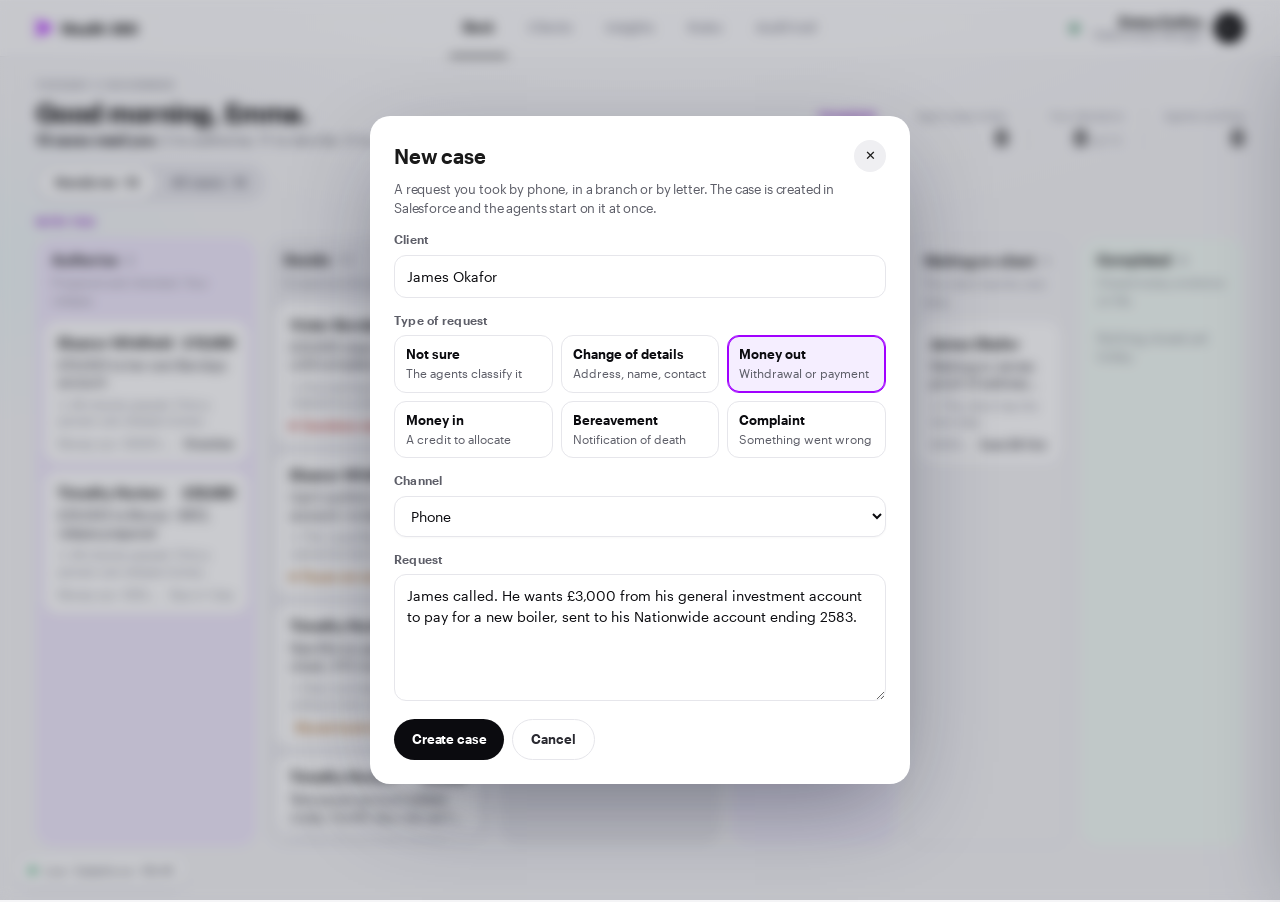
<file: assets/desk/newcase.html>
<!doctype html>
<html><head><meta charset="utf8"><meta name="viewport" content="width=device-width,initial-scale=1,viewport-fit=cover"><link rel="stylesheet" href="desk.css"><style>html,body{overflow:hidden!important}*{cursor:default!important}#fabwrap,#fab{display:none!important}</style></head><body class="w3live w3v"><title>Wealth 360</title>
<meta name="claude:viewport-fit-sides" content="cover">


<div class="ambient" aria-hidden="true"><span class="a"></span><span class="b"></span></div>
<header class="top">
  <div class="wrap top-in">
    <div class="lock"><svg class="gt" viewBox="116.99973 0 19.79227 20.94533" aria-hidden="true" focusable="false"><path d="m 116.99973,0 v 5.97866 l 11.556,4.516 -11.556,4.296 v 6.15467 l 19.792,-8.016 V 7.97066 Z" fill="currentColor"></path></svg><span class="prod">Wealth 360</span></div>
    <nav class="nav" role="tablist" aria-label="Views"><span class="ind" id="ind" aria-hidden="true" style="width: 58px; transform: translateX(0px);"></span><button role="tab" data-view="desk" aria-selected="true">Desk</button><button role="tab" data-view="clients" aria-selected="false">Clients</button><button role="tab" data-view="insights" aria-selected="false">Insights</button><button role="tab" data-view="rules" aria-selected="false">Rules</button><button role="tab" data-view="audit" aria-selected="false">Audit trail</button></nav>
    <div class="me"><span class="live" title="Live: Salesforce"></span><span class="me-n"><b>Emma Collins</b><small>Relationship Manager</small></span><span class="avatar" title="Emma Collins, Relationship Manager">EC</span></div>
  </div>
</header>

<main class="wrap">
  <div class="mnav" aria-label="Views"><button data-view="desk" aria-pressed="true">Desk</button><button data-view="clients" aria-pressed="false">Clients</button><button data-view="insights" aria-pressed="false">Insights</button><button data-view="rules" aria-pressed="false">Rules</button><button data-view="audit" aria-pressed="false">Audit trail</button></div>

  <section class="view" id="v-desk">
    <div id="w3" style="height: 839px;">
      <div class="w3-head">
        <div><div class="kicker" id="w3k">Tuesday 3 November</div><h1 id="w3h">Good morning, Emma.</h1><p id="w3p"><b>13 cases need you</b>: 2 to authorise, 11 to decide, 0 to review. Start with the sanctions match.</p></div>
        <div class="w3-stats"><div class="w3-stat w3-stat-done" title="Cases closed: by the agents on their own, or after a person's decision. Superseded cases are not counted."><small>Completed</small><strong id="w3s0">5 <em>· 1 by agents alone</em></strong></div><div class="w3-vr"></div><div class="w3-stat"><small>Agent steps today</small><strong id="w3s1">0</strong></div><div class="w3-vr"></div>
          <div class="w3-stat"><small>Your decisions</small><strong id="w3s2">0 <em>of 11</em></strong></div><div class="w3-vr"></div>
          <div class="w3-stat"><small>Agents working</small><strong id="w3s3">0</strong></div></div>
      </div>
      <div class="w3-bar"><div class="w3-lens" id="w3lens"><button data-l="me" aria-pressed="true">Needs me · 13</button><button data-l="all" aria-pressed="false">All cases · 14</button></div>
</div>
      <div class="w3-board" id="w3board"><div class="w3-groups w3-me"><span class="you">With you</span><span class="oth">Moving on its own</span></div><div class="w3-lanes w3-me"><section class="w3-lane w3la-auth"><header><h3>Authorise <span>2</span></h3><p>Prepared and checked. Your release.</p></header>
  <div class="w3-list"><button class="w3c" data-w3="500bb00000xvvlxAAA"><span class="w3r1"><b>Eleanor Whitfield</b><em>£15,000</em></span>
   <span class="w3hl">£15,000 to her own Barclays account</span><span class="w3wy">All checks passed. Only a person can release money.</span>
   <span class="w3r3"><span>Money out · 00001362</span><span class="w3soon">Overdue</span></span></button><button class="w3c" data-w3="500bb00000xv0itAAA"><span class="w3r1"><b>Timothy Norton</b><em>£25,000</em></span>
   <span class="w3hl">£25,000 to Monzo ··8812, release prepared</span><span class="w3wy">All checks passed. Only a person can release money.</span>
   <span class="w3r3"><span>Money out · 00001354</span><span class="">Due in 1 day</span></span></button></div></section><section class="w3-lane w3la-dec"><header><h3>Decide <span>11</span></h3><p>Exceptions the agents raised.</p></header>
  <div class="w3-list w3fb"><button class="w3c" data-w3="500bb00000xvvm0AAA"><span class="w3r1"><b>Victor Bondarev</b><em>£22,000</em></span>
   <span class="w3hl">£22,000 stays in suspense until compliance clears the remitter; Barclays letter to release</span><span class="w3wy">A screening hit can only be cleared by a person.</span>
   <span class="w3r3"><span class="w3-mark w3-alert">Sanctions match</span><span class="w3soon">Overdue</span></span></button><button class="w3c" data-w3="500bb00000xwUuzAAE"><span class="w3r1"><b>Eleanor Whitfield</b><em>£5,000</em></span>
   <span class="w3hl">Can't confirm which Barclays account: no bank details on her nominated account</span><span class="w3wy">The 'usual Barclays account' cannot be tied to nominated account O-0006: the record holds no sort code,…</span>
   <span class="w3r3"><span class="w3-mark w3-risk">Payee not verified</span><span class="w3soon">Overdue</span></span></button><button class="w3c" data-w3="500bb00000xvZNGAA2"><span class="w3r1"><b>Timothy Norton</b><em>£3,500</em></span>
   <span class="w3hl">New Monzo payee, no payee check, KYC missing</span><span class="w3wy">New nominated account without a live confirmation-of-payee match and without valid account details on file.</span>
   <span class="w3r3"><span class="w3-mark w3-risk">Recent bank change</span><span class="">Due in 1 day</span></span></button><button class="w3c" data-w3="500bb00000xvEh0AAE"><span class="w3r1"><b>Timothy Norton</b><em>£2,000</em></span>
   <span class="w3hl">New payee account added today; the 90-day rule can't be confirmed</span><span class="w3wy">Rule: Recent bank change.</span>
   <span class="w3r3"><span class="w3-mark w3-risk">Recent bank change</span><span class="">Due in 1 day</span></span></button><button class="w3c" data-w3="500bb00000xv0iuAAA"><span class="w3r1"><b>Payment from Lloyds</b><em>£48,250</em></span>
   <span class="w3hl">Best match 68%, 90% needed</span><span class="w3wy">Best match 68%, 90% needed.</span>
   <span class="w3r3"><span>Money in · 00001355</span><span class="w3soon">Overdue</span></span></button><button class="w3c" data-w3="500bb00000xvvlyAAA"><span class="w3r1"><b>James Okafor</b><em>£18,500</em></span>
   <span class="w3hl">Matches James Okafor's Stocks and shares ISA</span><span class="w3wy">Default level L2; Credit over £25,000 not met (18,500.00)</span>
   <span class="w3r3"><span>Money in · 00001363</span><span class="w3soon">Overdue</span></span></button><button class="w3c" data-w3="500bb00000xv0ivAAA"><span class="w3r1"><b>Estate of Richard Hale</b><em>£547,600</em></span>
   <span class="w3hl">2 of 3 documents missing</span><span class="w3wy">Bereavement is always handled by a person.</span>
   <span class="w3r3"><span>Bereavement · 00001356</span><span class="w3soon">Overdue</span></span></button><button class="w3c" data-w3="500bb00000xuYWcAAM"><span class="w3r1"><b>Timothy Norton</b><em></em></span>
   <span class="w3hl">Bill is in Alex Jones's name</span><span class="w3wy">Bill names Mr A Jones (Alex Jones, a member of Timothy's household), not Timothy Norton.</span>
   <span class="w3r3"><span>Change of details · 00001358</span><span class="w3soon">Overdue</span></span></button><button class="w3c" data-w3="500bb00000xwIqbAAE"><span class="w3r1"><b>James Okafor</b><em></em></span>
   <span class="w3hl">Document request held for you</span><span class="w3wy">No proof of address on the case and the identity check is pending.</span>
   <span class="w3r3"><span>Change of details · 00001368</span><span class="w3soon">Overdue</span></span></button><button class="w3c" data-w3="500bb00000xwz7ZAAQ"><span class="w3r1"><b>Henry Lockwood</b><em></em></span>
   <span class="w3hl">Henry's council tax bill says it is a demo document; identity check not started yet</span><span class="w3wy">Rule: No tampering found on the evidence.</span>
   <span class="w3r3"><span>Change of details · 00001371</span><span class="w3soon">Overdue</span></span></button><button class="w3c" data-w3="500bb00000xx3CpAAI"><span class="w3r1"><b>Eleanor Whitfield</b><em></em></span>
   <span class="w3hl">Eleanor asks to change her surname to Hart; this case is set up as an address change</span><span class="w3wy">The request is a change of name (Whitfield to Hart), not a change of address.</span>
   <span class="w3r3"><span>Change of details · 00001374</span><span class="w3soon">Overdue</span></span></button></div></section><section class="w3-lane w3la-rev"><header><h3>Review <span>0</span></h3><p>Drafts waiting for your approval.</p></header>
  <div class="w3-list"><p class="w3-empty">No drafts.</p></div></section><section class="w3-lane w3la-agent"><header><h3>Agents working <span>0</span></h3><p>New requests and decided cases, worked now.</p></header>
  <div class="w3-list"><p class="w3-empty">All caught up. A new email, call or logged request appears here the moment it arrives.</p></div></section><section class="w3-lane w3la-wait"><header><h3>Waiting on client <span>1</span></h3><p>The client has the next step.</p></header>
  <div class="w3-list"><button class="w3c" data-w3="500bb00000xu2OYAAY"><span class="w3r1"><b>James Okafor</b><em></em></span>
   <span class="w3hl">Waiting on James: proof of address and ID check</span><span class="w3wy">The client has the next step.</span>
   <span class="w3r3"><span>00001369</span><span class="w3soon">Sent 28 Oct</span></span></button></div></section><section class="w3-lane w3la-done"><header><h3>Completed <span>0</span></h3><p>Closed today, evidence on file.</p></header>
  <div class="w3-list"><p class="w3-empty">Nothing closed yet today.</p></div></section></div></div>
    </div>
    
    <div class="hero">
      
      <div>
        <div class="meta"><span class="kicker">Tuesday, November 3 · your desk</span><span class="clock num" id="clock">06:45</span></div>
        <h1 id="headline">Good morning, Emma.</h1>
        <p class="lede" id="lede"><b class="hl">11 need you</b> · 0 in progress · 3 waiting on others</p>
      </div>
      <div class="stats" id="stats"><div class="stat"><div class="n num">0</div><div class="l">Agent tasks</div></div><div class="stat"><div class="n num">0<small>/11</small></div><div class="l">Your decisions</div></div><div class="stat"><div class="n num">3</div><div class="l">Waiting on others</div></div></div>
    </div>

    <div class="desk">
      <div>
        <div class="sec-h"><h2>Cases</h2><button class="primary lr-open" id="lrOpen" type="button" hidden="">Log request</button><p>Today</p></div>
        <div class="thead"><span>Case</span><span>Level</span><div class="stg"><span>Intake</span><span>Plan</span><span>Execute</span><span>Verify</span><span>Draft</span><span>Check</span><span>Fulfil</span></div><span class="r">State</span></div>
        <div id="rows"><div class="slot-row" data-slot="500bb00000xv0itAAA"><div class="case  " tabindex="0" role="button" data-id="500bb00000xv0itAAA" aria-label="Open Money out, Timothy Norton">
      <div class="id"><strong>Money out</strong><span>Timothy Norton &nbsp;<i>00001354</i></span></div>
      <span class="lvl L2">L2</span>
      <div class="lane"><div class="track"><b class="w" title="Intake"></b><b class="w" title="Planning"></b><b class="w" title="Execution"></b><b class="w" title="Verification"></b><b class="w" title="Communications"></b><b class="now" title="Checker"></b><b class="" title="Fulfilment"></b></div><div class="line"><em>System</em>Identity check: Identity not verified</div></div>
      <div class="st hold"><b>With checker</b><span>authorisation</span></div></div></div><div class="slot-row" data-slot="500bb00000xv0iuAAA"><div class="case wait " tabindex="0" role="button" data-id="500bb00000xv0iuAAA" aria-label="Open Money in, Payment from Lloyds">
      <div class="id"><strong>Money in</strong><span>Payment from Lloyds &nbsp;<i>00001355</i></span></div>
      <span class="lvl L3">L3</span>
      <div class="lane"><div class="track"><b class="w" title="Intake"></b><b class="w" title="Planning"></b><b class="w" title="Execution"></b><b class="w" title="Verification"></b><b class="w" title="Communications"></b><b class="halt" title="Checker"></b><b class="" title="Fulfilment"></b></div><div class="line"><em>Review agent</em>Raised to L3 and sent to you with a proposed next step</div></div>
      <div class="st wait"><b>Needs you</b><span>L3 decision</span></div></div></div><div class="slot-row" data-slot="500bb00000xv0ivAAA"><div class="case wait " tabindex="0" role="button" data-id="500bb00000xv0ivAAA" aria-label="Open Bereavement, Estate of Richard Hale">
      <div class="id"><strong>Bereavement</strong><span>Estate of Richard Hale &nbsp;<i>00001356</i></span></div>
      <span class="lvl L3">L3</span>
      <div class="lane"><div class="track"><b class="w" title="Intake"></b><b class="w" title="Planning"></b><b class="w" title="Execution"></b><b class="w" title="Verification"></b><b class="w" title="Communications"></b><b class="halt" title="Checker"></b><b class="" title="Fulfilment"></b></div><div class="line"><em>Case agent</em>Sent to you: missing documents and a meeting with Sophie</div></div>
      <div class="st wait"><b>Needs you</b><span>L3 decision</span></div></div></div><div class="slot-row" data-slot="500bb00000xuYWcAAM"><div class="case wait " tabindex="0" role="button" data-id="500bb00000xuYWcAAM" aria-label="Open Change of details, Timothy Norton">
      <div class="id"><strong>Change of details</strong><span>Timothy Norton &nbsp;<i>00001358</i></span></div>
      <span class="lvl L3">L3</span>
      <div class="lane"><div class="track"><b class="w" title="Intake"></b><b class="w" title="Planning"></b><b class="w" title="Execution"></b><b class="w" title="Verification"></b><b class="w" title="Communications"></b><b class="halt" title="Checker"></b><b class="" title="Fulfilment"></b></div><div class="line"><em>Review agent</em>Raised to L3 and sent to you with a proposed next step</div></div>
      <div class="st wait"><b>Needs you</b><span>L3 decision</span></div></div></div><div class="slot-row" data-slot="500bb00000xvZNGAA2"><div class="case wait " tabindex="0" role="button" data-id="500bb00000xvZNGAA2" aria-label="Open Money out, Timothy Norton">
      <div class="id"><strong>Money out</strong><span>Timothy Norton &nbsp;<i>00001359</i></span></div>
      <span class="lvl L3">L3</span>
      <div class="lane"><div class="track"><b class="w" title="Intake"></b><b class="w" title="Planning"></b><b class="halt" title="Execution"></b><b class="" title="Verification"></b><b class="" title="Communications"></b><b class="" title="Checker"></b><b class="" title="Fulfilment"></b></div><div class="line"><em>Case agent</em>KYC not evidenced (no party profile, screening or identity verification on file) and the nominated account was added today, a bank change inside 90 days.</div></div>
      <div class="st wait"><b>Needs you</b><span>L3 decision</span></div></div></div><div class="slot-row" data-slot="500bb00000xvEh0AAE"><div class="case wait " tabindex="0" role="button" data-id="500bb00000xvEh0AAE" aria-label="Open Money out, Timothy Norton">
      <div class="id"><strong>Money out</strong><span>Timothy Norton &nbsp;<i>00001360</i></span></div>
      <span class="lvl L3">L3</span>
      <div class="lane"><div class="track"><b class="w" title="Intake"></b><b class="w" title="Planning"></b><b class="halt" title="Execution"></b><b class="" title="Verification"></b><b class="" title="Communications"></b><b class="" title="Checker"></b><b class="" title="Fulfilment"></b></div><div class="line"><em>Case agent</em>KYC Approved, ID Accepted, screening Clear; I cannot show there has been no bank change in 90 days: both nominated accounts were created today and a change-of-details case opened today.</div></div>
      <div class="st wait"><b>Needs you</b><span>L3 decision</span></div></div></div><div class="slot-row" data-slot="500bb00000xvvm0AAA"><div class="case wait " tabindex="0" role="button" data-id="500bb00000xvvm0AAA" aria-label="Open Money in, Victor Bondarev">
      <div class="id"><strong>Money in</strong><span>Victor Bondarev &nbsp;<i>00001365</i></span></div>
      <span class="lvl L3">L3</span>
      <div class="lane"><div class="track"><b class="w" title="Intake"></b><b class="w" title="Planning"></b><b class="w" title="Execution"></b><b class="w" title="Verification"></b><b class="w" title="Communications"></b><b class="w" title="Checker"></b><b class="halt" title="Fulfilment"></b></div><div class="line"><em>Case agent</em>Payment kept unallocated in Suspense 9902 pending sanctions compliance review of the remitter hit RUS0902 and Barclays' reply; no instruction prepared, case not closed.</div></div>
      <div class="st wait"><b>Needs you</b><span>L3 decision</span></div></div></div><div class="slot-row" data-slot="500bb00000xvvlxAAA"><div class="case  " tabindex="0" role="button" data-id="500bb00000xvvlxAAA" aria-label="Open Money out, Eleanor Whitfield">
      <div class="id"><strong>Money out</strong><span>Eleanor Whitfield &nbsp;<i>00001362</i></span></div>
      <span class="lvl L2">L2</span>
      <div class="lane"><div class="track"><b class="w" title="Intake"></b><b class="w" title="Planning"></b><b class="w" title="Execution"></b><b class="w" title="Verification"></b><b class="w" title="Communications"></b><b class="now" title="Checker"></b><b class="" title="Fulfilment"></b></div><div class="line"><em>Fabian Goetzens</em>Meeting booked for Fri 30 Oct, 10:00: Review with Eleanor Whitfield</div></div>
      <div class="st hold"><b>With checker</b><span>authorisation</span></div></div></div><div class="slot-row" data-slot="500bb00000xvvlyAAA"><div class="case wait " tabindex="0" role="button" data-id="500bb00000xvvlyAAA" aria-label="Open Money in, James Okafor">
      <div class="id"><strong>Money in</strong><span>James Okafor &nbsp;<i>00001363</i></span></div>
      <span class="lvl L2">L2</span>
      <div class="lane"><div class="track"><b class="w" title="Intake"></b><b class="w" title="Planning"></b><b class="w" title="Execution"></b><b class="halt" title="Verification"></b><b class="" title="Communications"></b><b class="" title="Checker"></b><b class="" title="Fulfilment"></b></div><div class="line"><em>Review agent</em>Money_In: all 3 rules and both raise-to-L3 conditions pass on independent re-run; L2 correct; 1/1 documents received; funds held in suspense.</div></div>
      <div class="st wait"><b>Needs you</b><span>L2 decision</span></div></div></div><div class="slot-row" data-slot="500bb00000xwIqbAAE"><div class="case wait " tabindex="0" role="button" data-id="500bb00000xwIqbAAE" aria-label="Open Change of details, James Okafor">
      <div class="id"><strong>Change of details</strong><span>James Okafor &nbsp;<i>00001368</i></span></div>
      <span class="lvl L3">L3</span>
      <div class="lane"><div class="track"><b class="w" title="Intake"></b><b class="w" title="Planning"></b><b class="halt" title="Execution"></b><b class="" title="Verification"></b><b class="" title="Communications"></b><b class="" title="Checker"></b><b class="" title="Fulfilment"></b></div><div class="line"><em>Case agent</em>No proof of address on the case and identity check pending; document request with the identity link drafted but held for a person.</div></div>
      <div class="st wait"><b>Needs you</b><span>L3 decision</span></div></div></div><div class="slot-row" data-slot="500bb00000xwUuzAAE"><div class="case wait " tabindex="0" role="button" data-id="500bb00000xwUuzAAE" aria-label="Open Money out, Eleanor Whitfield">
      <div class="id"><strong>Money out</strong><span>Eleanor Whitfield &nbsp;<i>00001370</i></span></div>
      <span class="lvl L3">L3</span>
      <div class="lane"><div class="track"><b class="w" title="Intake"></b><b class="w" title="Planning"></b><b class="halt" title="Execution"></b><b class="" title="Verification"></b><b class="" title="Communications"></b><b class="" title="Checker"></b><b class="" title="Fulfilment"></b></div><div class="line"><em>System</em>Identity check: Identity verified</div></div>
      <div class="st wait"><b>Needs you</b><span>L3 decision</span></div></div></div><div class="slot-row" data-slot="500bb00000xwz7ZAAQ"><div class="case wait " tabindex="0" role="button" data-id="500bb00000xwz7ZAAQ" aria-label="Open Change of details, Henry Lockwood">
      <div class="id"><strong>Change of details</strong><span>Henry Lockwood &nbsp;<i>00001371</i></span></div>
      <span class="lvl L3">L3</span>
      <div class="lane"><div class="track"><b class="w" title="Intake"></b><b class="w" title="Planning"></b><b class="halt" title="Execution"></b><b class="" title="Verification"></b><b class="" title="Communications"></b><b class="" title="Checker"></b><b class="" title="Fulfilment"></b></div><div class="line"><em>Case agent</em>Both files are the same council tax bill for Mr Henry Lockwood at 2 Barons Court Road, issued 14 October 2026, but each says it is a demonstration document with fictional details, so it cannot be accepted as genuine without a person.</div></div>
      <div class="st wait"><b>Needs you</b><span>L3 decision</span></div></div></div><div class="slot-row" data-slot="500bb00000xx3CpAAI"><div class="case wait " tabindex="0" role="button" data-id="500bb00000xx3CpAAI" aria-label="Open Change of details, Eleanor Whitfield">
      <div class="id"><strong>Change of details</strong><span>Eleanor Whitfield &nbsp;<i>00001374</i></span></div>
      <span class="lvl L3">L3</span>
      <div class="lane"><div class="track"><b class="w" title="Intake"></b><b class="halt" title="Planning"></b><b class="" title="Execution"></b><b class="" title="Verification"></b><b class="" title="Communications"></b><b class="" title="Checker"></b><b class="" title="Fulfilment"></b></div><div class="line"><em>Case agent</em>Case is set as Change of address (L1), but the request is a surname change after marriage; the journey's rules and required document do not cover it, so a person needs to set the handling.</div></div>
      <div class="st wait"><b>Needs you</b><span>L3 decision</span></div></div></div><div class="slot-row" data-slot="500bb00000xu2OYAAY"><div class="case  " tabindex="0" role="button" data-id="500bb00000xu2OYAAY" aria-label="Open Change of details, James Okafor">
      <div class="id"><strong>Change of details</strong><span>James Okafor &nbsp;<i>00001369</i></span></div>
      <span class="lvl L1">L1</span>
      <div class="lane"><div class="track"><b class="w" title="Intake"></b><b class="now" title="Planning"></b><b class="" title="Execution"></b><b class="" title="Verification"></b><b class="" title="Communications"></b><b class="sk" title="Checker, not needed at L1"></b><b class="" title="Fulfilment"></b></div><div class="line"><em>Case agent</em>Email sent (auto-sent document request): Documents for your change of address [W360-00001369]</div></div>
      <div class="st hold"><b>Waiting</b><span>on customer</span></div></div></div></div>
      </div>
      <aside class="side">
        <div>
          <div class="sec-h"><h2>Needs you</h2><p id="needs-count">11 waiting</p></div>
          <div class="asks" id="asks"><button class="ask wait" data-id="500bb00000xv0iuAAA"><div class="ask-top"><span class="eyebrow">Money in</span><span class="amt num">£48,250.00</span></div><h3>Payment from Lloyds</h3><p>Best match 68%, 90% needed.</p><div class="ask-foot"><span class="state">Needs you · Level 3</span><span class="go">Review <svg class="gt" viewBox="116.99973 0 19.79227 20.94533" aria-hidden="true" focusable="false"><path d="m 116.99973,0 v 5.97866 l 11.556,4.516 -11.556,4.296 v 6.15467 l 19.792,-8.016 V 7.97066 Z" fill="currentColor"></path></svg></span></div></button><button class="ask wait" data-id="500bb00000xv0ivAAA"><div class="ask-top"><span class="eyebrow">Bereavement</span><span class="amt num">£547,600</span></div><h3>Estate of Richard Hale</h3><p>Grant of probate and executor's proof of identity missing (1 of 3 documents received).</p><div class="ask-foot"><span class="state">Needs you · Level 3</span><span class="go">Review <svg class="gt" viewBox="116.99973 0 19.79227 20.94533" aria-hidden="true" focusable="false"><path d="m 116.99973,0 v 5.97866 l 11.556,4.516 -11.556,4.296 v 6.15467 l 19.792,-8.016 V 7.97066 Z" fill="currentColor"></path></svg></span></div></button><button class="ask wait" data-id="500bb00000xuYWcAAM"><div class="ask-top"><span class="eyebrow">Change of details</span><span class="amt num">London W11</span></div><h3>Timothy Norton</h3><p>Bill names Mr A Jones (Alex Jones, a member of Timothy's household), not Timothy Norton.</p><div class="ask-foot"><span class="state">Needs you · Level 3</span><span class="go">Review <svg class="gt" viewBox="116.99973 0 19.79227 20.94533" aria-hidden="true" focusable="false"><path d="m 116.99973,0 v 5.97866 l 11.556,4.516 -11.556,4.296 v 6.15467 l 19.792,-8.016 V 7.97066 Z" fill="currentColor"></path></svg></span></div></button><button class="ask wait" data-id="500bb00000xvZNGAA2"><div class="ask-top"><span class="eyebrow">Money out</span><span class="amt num">£3,500</span></div><h3>Timothy Norton</h3><p>New nominated account without a live confirmation-of-payee match and without valid account details on file.</p><div class="ask-foot"><span class="state">Needs you · Level 3</span><span class="go">Review <svg class="gt" viewBox="116.99973 0 19.79227 20.94533" aria-hidden="true" focusable="false"><path d="m 116.99973,0 v 5.97866 l 11.556,4.516 -11.556,4.296 v 6.15467 l 19.792,-8.016 V 7.97066 Z" fill="currentColor"></path></svg></span></div></button><button class="ask wait" data-id="500bb00000xvEh0AAE"><div class="ask-top"><span class="eyebrow">Money out</span><span class="amt num">£2,000</span></div><h3>Timothy Norton</h3><p>The rule 'no bank change in the last 90 days' cannot be confirmed.</p><div class="ask-foot"><span class="state">Needs you · Level 3</span><span class="go">Review <svg class="gt" viewBox="116.99973 0 19.79227 20.94533" aria-hidden="true" focusable="false"><path d="m 116.99973,0 v 5.97866 l 11.556,4.516 -11.556,4.296 v 6.15467 l 19.792,-8.016 V 7.97066 Z" fill="currentColor"></path></svg></span></div></button><button class="ask wait" data-id="500bb00000xvvm0AAA"><div class="ask-top"><span class="eyebrow">Money in</span><span class="amt num">£22,000.00</span></div><h3>Victor Bondarev</h3><p>Remitter screened as a possible match to UK Sanctions List entry RUS0902 "Viktor Nikolayevich BONDAREV" (Russia regime, designated 2022-03-15, score 0.892).</p><div class="ask-foot"><span class="state">Needs you · Level 3</span><span class="go">Review <svg class="gt" viewBox="116.99973 0 19.79227 20.94533" aria-hidden="true" focusable="false"><path d="m 116.99973,0 v 5.97866 l 11.556,4.516 -11.556,4.296 v 6.15467 l 19.792,-8.016 V 7.97066 Z" fill="currentColor"></path></svg></span></div></button><button class="ask wait" data-id="500bb00000xvvlyAAA"><div class="ask-top"><span class="eyebrow">Money in</span><span class="amt num">£18,500.00</span></div><h3>James Okafor</h3><p>Allocate the GBP 18,500.00 from Suspense 9902 to the Stocks and shares ISA (a0Fbb000005l9bHEAQ, ISA-40417726) after the independent review, once ISA subscription headroom is confirmed.</p><div class="ask-foot"><span class="state">Needs you · Level 2</span><span class="go">Review <svg class="gt" viewBox="116.99973 0 19.79227 20.94533" aria-hidden="true" focusable="false"><path d="m 116.99973,0 v 5.97866 l 11.556,4.516 -11.556,4.296 v 6.15467 l 19.792,-8.016 V 7.97066 Z" fill="currentColor"></path></svg></span></div></button><button class="ask wait" data-id="500bb00000xwIqbAAE"><div class="ask-top"><span class="eyebrow">Change of details</span><span class="amt num">London ID1</span></div><h3>James Okafor</h3><p>No proof of address on the case and the identity check is pending.</p><div class="ask-foot"><span class="state">Needs you · Level 3</span><span class="go">Review <svg class="gt" viewBox="116.99973 0 19.79227 20.94533" aria-hidden="true" focusable="false"><path d="m 116.99973,0 v 5.97866 l 11.556,4.516 -11.556,4.296 v 6.15467 l 19.792,-8.016 V 7.97066 Z" fill="currentColor"></path></svg></span></div></button><button class="ask wait" data-id="500bb00000xwUuzAAE"><div class="ask-top"><span class="eyebrow">Money out</span><span class="amt num">£5,000</span></div><h3>Eleanor Whitfield</h3><p>The 'usual Barclays account' cannot be tied to nominated account O-0006: the record holds no sort code, account number or bank name.</p><div class="ask-foot"><span class="state">Needs you · Level 3</span><span class="go">Review <svg class="gt" viewBox="116.99973 0 19.79227 20.94533" aria-hidden="true" focusable="false"><path d="m 116.99973,0 v 5.97866 l 11.556,4.516 -11.556,4.296 v 6.15467 l 19.792,-8.016 V 7.97066 Z" fill="currentColor"></path></svg></span></div></button><button class="ask wait" data-id="500bb00000xwz7ZAAQ"><div class="ask-top"><span class="eyebrow">Change of details</span><span class="amt num">London ID1</span></div><h3>Henry Lockwood</h3><p>Both proof-of-address files print 'Demonstration document.</p><div class="ask-foot"><span class="state">Needs you · Level 3</span><span class="go">Review <svg class="gt" viewBox="116.99973 0 19.79227 20.94533" aria-hidden="true" focusable="false"><path d="m 116.99973,0 v 5.97866 l 11.556,4.516 -11.556,4.296 v 6.15467 l 19.792,-8.016 V 7.97066 Z" fill="currentColor"></path></svg></span></div></button><button class="ask wait" data-id="500bb00000xx3CpAAI"><div class="ask-top"><span class="eyebrow">Change of details</span><span class="amt num"></span></div><h3>Eleanor Whitfield</h3><p>The request is a change of name (Whitfield to Hart), not a change of address.</p><div class="ask-foot"><span class="state">Needs you · Level 3</span><span class="go">Review <svg class="gt" viewBox="116.99973 0 19.79227 20.94533" aria-hidden="true" focusable="false"><path d="m 116.99973,0 v 5.97866 l 11.556,4.516 -11.556,4.296 v 6.15467 l 19.792,-8.016 V 7.97066 Z" fill="currentColor"></path></svg></span></div></button></div>
        </div>
        <button class="more" data-summary=""><span><b>Summary</b><small id="lastact">14 cases · 0 of 11 decisions · 0 s of your time</small></span><svg viewBox="0 0 16 16" aria-hidden="true"><path d="M6 3.5 L10.5 8 L6 12.5"></path></svg></button>
        <div class="feed" id="feed" hidden=""><div class="fi  "><time class="num">08:42</time><div><small><b>Case agent</b> &nbsp;Bereavement, Estate of Richard Hale</small>Sent to you: missing documents and a meeting with Sophie</div></div><div class="fi  "><time class="num">08:41</time><div><small><b>Case agent</b> &nbsp;Bereavement, Estate of Richard Hale</small>One-to-one proposed with Sophie Hale, the beneficiary, with an agenda</div></div><div class="fi  "><time class="num">08:41</time><div><small><b>Case agent</b> &nbsp;Money out, Timothy Norton</small>Release prepared and sent to Payments Operations for authorisation</div></div><div class="fi  "><time class="num">08:40</time><div><small><b>Case agent</b> &nbsp;Bereavement, Estate of Richard Hale</small>Document request letter drafted in the bereavement tone of voice</div></div><div class="fi  "><time class="num">08:39</time><div><small><b>Case agent</b> &nbsp;Money out, Timothy Norton</small>Withdrawal confirmation drafted for Timothy</div></div><div class="fi  "><time class="num">08:38</time><div><small><b>Case agent</b> &nbsp;Bereavement, Estate of Richard Hale</small>Documents checked: 1 of 3 received. Grant of probate and executor ID missing</div></div><div class="fi  "><time class="num">08:38</time><div><small><b>Review agent</b> &nbsp;Money out, Timothy Norton</small>Independent check: 6 of 6 withdrawal rules passed</div></div><div class="fi  "><time class="num">08:38</time><div><small><b>Case agent</b> &nbsp;Complaint, Timothy Norton</small>Response drafted for review</div></div><div class="fi  "><time class="num">08:37</time><div><small><b>Review agent</b> &nbsp;Change of details, Timothy Norton</small>Raised to L3 and sent to you with a proposed next step</div></div><div class="fi  "><time class="num">08:36</time><div><small><b>Case agent</b> &nbsp;Bereavement, Estate of Richard Hale</small>Accounts marked deceased; regular payments stopped</div></div><div class="fi  "><time class="num">08:36</time><div><small><b>Review agent</b> &nbsp;Money in, Unmatched payment</small>Raised to L3 and sent to you with a proposed next step</div></div><div class="fi  "><time class="num">08:36</time><div><small><b>Case agent</b> &nbsp;Money out, Timothy Norton</small>KYC current; screening clear; no bank change in the last 90 days</div></div><div class="fi  "><time class="num">08:36</time><div><small><b>Review agent</b> &nbsp;Change of details, Timothy Norton</small>Independent check: evidence does not prove Timothy's address; record left unchanged</div></div><div class="fi  "><time class="num">08:36</time><div><small><b>Review agent</b> &nbsp;Complaint, Timothy Norton</small>Response checked against the complaints policy: apology, cause, fix, referral rights</div></div><div class="fi  "><time class="num">08:35</time><div><small><b>Review agent</b> &nbsp;Money in, Unmatched payment</small>Funds held in suspense; allocation blocked until a match is verified</div></div><div class="fi  "><time class="num">08:35</time><div><small><b>Case agent</b> &nbsp;Money out, Timothy Norton</small>Nominated account is new: confirmation of payee returned a full name match</div></div><div class="fi  "><time class="num">08:35</time><div><small><b>Case agent</b> &nbsp;Change of details, Timothy Norton</small>Address valid and bill in date; the bill names Alex Jones, not Timothy</div></div><div class="fi  "><time class="num">08:34</time><div><small><b>Case agent</b> &nbsp;Bereavement, Estate of Richard Hale</small>3 accounts found: GIA £412,300, ISA £96,800, cash £38,500</div></div><div class="fi  "><time class="num">08:34</time><div><small><b>Case agent</b> &nbsp;Complaint, Timothy Norton</small>Holding feed checked: Fidelity positions last updated 18 Sep; feed restored 24 Oct</div></div><div class="fi  "><time class="num">08:34</time><div><small><b>Case agent</b> &nbsp;Money in, Unmatched payment</small>Two possible matches in the Norton household; neither reaches 90%</div></div><div class="fi  "><time class="num">08:33</time><div><small><b>Case agent</b> &nbsp;Money out, Timothy Norton</small>Account status open; £25,000 within available cash, no lock-in</div></div><div class="fi  "><time class="num">08:33</time><div><small><b>Case agent</b> &nbsp;Change of details, Timothy Norton</small>Bill read: name, new address and issue date extracted</div></div><div class="fi  "><time class="num">08:32</time><div><small><b>Case agent</b> &nbsp;Bereavement, Estate of Richard Hale</small>Journey set: Bereavement notification, autonomy L3</div></div><div class="fi  "><time class="num">08:32</time><div><small><b>Case agent</b> &nbsp;Complaint, Timothy Norton</small>Case history retrieved: duplicate case 00001351 from the same email, merged</div></div><div class="fi  "><time class="num">08:32</time><div><small><b>Case agent</b> &nbsp;Money in, Unmatched payment</small>Searched every financial account by reference, amount, owner and payment history</div></div><div class="fi  "><time class="num">08:31</time><div><small><b>Case agent</b> &nbsp;Bereavement, Estate of Richard Hale</small>Death certificate read: name, date of death and registration district</div></div><div class="fi  "><time class="num">08:31</time><div><small><b>Case agent</b> &nbsp;Money out, Timothy Norton</small>Journey set: Withdrawal or encashment, autonomy L2</div></div><div class="fi  "><time class="num">08:31</time><div><small><b>Case agent</b> &nbsp;Change of details, Timothy Norton</small>Journey set: Change of address, autonomy L1</div></div><div class="fi  "><time class="num">08:30</time><div><small><b>Case agent</b> &nbsp;Complaint, Timothy Norton</small>Classified: service failure, data not updated, no financial loss claimed</div></div><div class="fi  "><time class="num">08:30</time><div><small><b>Case agent</b> &nbsp;Money in, Unmatched payment</small>Journey set: Allocate incoming funds, autonomy L2</div></div><div class="fi  "><time class="num">08:30</time><div><small><b>Case agent</b> &nbsp;Money out, Timothy Norton</small>Customer identified: Fidelity brokerage ··7631, value £789,522</div></div><div class="fi  "><time class="num">08:30</time><div><small><b>Case agent</b> &nbsp;Change of details, Timothy Norton</small>Customer identified: Timothy Norton, household with Alex Jones</div></div><div class="fi  "><time class="num">08:29</time><div><small><b>Case agent</b> &nbsp;Complaint, Timothy Norton</small>Complaint email read</div></div><div class="fi  "><time class="num">08:29</time><div><small><b>Case agent</b> &nbsp;Bereavement, Estate of Richard Hale</small>Web form and scanned death certificate received</div></div><div class="fi  "><time class="num">08:29</time><div><small><b>Case agent</b> &nbsp;Money in, Unmatched payment</small>Incoming credit received and parsed</div></div><div class="fi  "><time class="num">08:29</time><div><small><b>Case agent</b> &nbsp;Money out, Timothy Norton</small>Email request read</div></div><div class="fi  "><time class="num">08:29</time><div><small><b>Case agent</b> &nbsp;Change of details, Timothy Norton</small>Portal chat message read, council tax bill attached</div></div></div>
      </aside>
    </div>
  </section>

  <section class="view" id="v-clients" hidden="">
    <div id="w3cl"><aside class="w3cl-side"><div class="w3cl-search"><input id="w3clQ" placeholder="Search clients by name or email" autocomplete="off" aria-label="Search clients" value=""><div class="w3pl" id="w3clL" hidden=""></div></div>
      <h4 class="w3cl-k">On your desk</h4><div class="w3cl-list" id="w3clList"></div></aside><section class="w3cl-p" id="w3clP"></section></div>
    <div class="cv-bar">
      <div class="cv-pick"><label class="cv-search" for="cvq"><span class="cav" id="cvav"></span><input id="cvq" autocomplete="off" placeholder="Search clients, households or account numbers" aria-label="Search clients" value=""><span class="cv-cur" id="cvname"></span><kbd>⌘K</kbd></label>
        <div class="cv-pop" id="cvpop" role="listbox" hidden=""></div></div>
      <div class="cv-nav"><button class="icb" data-clstep="-1" aria-label="Previous client"><svg viewBox="0 0 16 16"><path d="M10 3.5 5.5 8 10 12.5"></path></svg></button><span class="num" id="cvpos"></span><button class="icb" data-clstep="1" aria-label="Next client"><svg viewBox="0 0 16 16"><path d="M6 3.5 10.5 8 6 12.5"></path></svg></button></div>
    </div>
    <article class="cv" id="cmain"></article>
  </section>
  <section class="view" id="v-onboarding" hidden="">
    <div class="obx-top"><div><div class="meta"><span class="kicker">Client onboarding · KYC and AML</span></div><h1>Onboarding</h1><p class="lede" id="oblede"></p></div><div class="obx-mode" role="tablist"><span class="cv-ind" id="obmind"></span><button data-obmode="board" aria-selected="true">Board</button><button data-obmode="detail" aria-selected="false">Detail</button></div></div>
    <article class="obx" id="obx"><aside class="obx-list" id="oblist"></aside><div class="obx-main" id="obmain"></div><div class="obb" id="obb"></div></article>
  </section>
  <section class="view" id="v-insights" hidden="">
    <div class="pagehead"><div class="meta"><span class="kicker">Across your book · today</span></div><h1>Insights</h1></div>
    <div class="in-sum" id="isum"></div>
    <div class="in-grid" id="igrid"></div>
  </section>
  <section class="view" id="v-rules" hidden="">
    <div class="pagehead"><div class="meta"><span class="kicker">Read only · from Salesforce</span></div><h1>Rules</h1></div>
    <div class="two">
      <div>
        <div class="scroll"><table class="t"><thead><tr><th>Journey</th><th>Level</th><th>Raised to L3 when</th><th>Signed by</th></tr></thead><tbody id="rulebody"><tr><td><b style="font-weight:600">Change of address</b></td><td><span class="lvl L1">L1</span></td><td>Name mismatch, including evidence in another household member's name, evidence over 3 months old, bank change in the last 90 days</td><td>Customer Servicing</td></tr><tr><td><b style="font-weight:600">Withdrawal or encashment</b></td><td><span class="lvl L2">L2</span></td><td>Vulnerability, unverified payee, recent bank change</td><td>Payments Operations</td></tr><tr><td><b style="font-weight:600">Allocate incoming funds</b></td><td><span class="lvl L2">L2</span></td><td>Match below 90%, credit over £25,000</td><td>Cash Operations</td></tr><tr><td><b style="font-weight:600">Bereavement notification</b></td><td><span class="lvl L3">L3</span></td><td>Always level 3</td><td>Relationship manager</td></tr><tr><td><b style="font-weight:600">Complaint</b></td><td><span class="lvl L2">L2</span></td><td>Vulnerability, regulator involvement</td><td>Complaints</td></tr></tbody></table></div>
        
      </div>
      <div>
        <div class="sec-h"><h2>Agents</h2><p>2 active</p></div>
        <div class="crew" id="crew"><div class="agent"><div class="h"><strong>Case agent</strong></div><p>Works each case end to end: reads the request, identifies the customer, completes the journey steps with evidence, drafts letters, carries out approved outcomes.</p><div class="tools">get_case_context · submit_step · read_document · draft_communication · release_fulfilment</div></div><div class="agent"><div class="h"><strong>Review agent</strong></div><p>Checks every case independently, in a fresh context, against the rules and the original request.</p><div class="tools">get_case_context · read_inbound · record_verification</div></div></div>
        <div class="sec-h" style="margin-top:22px"><h2>Levels</h2><p>Highest wins</p></div><div class="scroll"><table class="t"><thead><tr><th>Level</th><th>What happens</th><th>Who signs</th></tr></thead><tbody>
          <tr><td><span class="lvl">L1</span></td><td>Agents complete and close<small>Sampled after close</small></td><td>None</td></tr>
          <tr><td><span class="lvl">L2</span></td><td>Agents prepare, a person approves<small>Before anything leaves the firm</small></td><td>Owning team or customer</td></tr>
          <tr><td><span class="lvl L3">L3</span></td><td>The relationship manager decides<small>Agents prepare and carry out</small></td><td>Relationship manager</td></tr>
        </tbody></table></div>
      </div>
    </div>
  </section>

  <section class="view" id="v-audit" hidden="">
    <div class="pagehead"><div class="meta"><span class="kicker">Today · 3 November</span></div><h1>Audit trail</h1></div>
    <div class="aud">
      <aside class="aud-side">
        <div class="aud-sum" id="asum"></div>
        <nav class="aud-cases" id="acases" aria-label="Filter by case"></nav>
      </aside>
      <div class="aud-log">
        <div class="aud-bar"><label class="search" for="aq"><svg viewBox="0 0 16 16" aria-hidden="true"><circle cx="7" cy="7" r="4.5"></circle><path d="M10.5 10.5 L14 14"></path></svg><input id="aq" type="search" placeholder="Search actions, people or evidence" autocomplete="off" value=""></label><div class="seg" role="group" aria-label="Actor"><button data-who="all" aria-pressed="true">All</button><button data-who="people" aria-pressed="false">People</button><button data-who="agents" aria-pressed="false">Agents</button></div></div>
        <div class="aud-list" id="alist"></div>
      </div>
    </div>
  </section>


  <footer><span class="flock"><svg class="acn" viewBox="-1.58739177 -1.58739177 203.91212354 56.08784254" role="img" aria-label="accenture" focusable="false"><path d="m 116.99973,0 v 5.97866 l 11.556,4.516 -11.556,4.296 v 6.15467 l 19.792,-8.016 V 7.97066 Z" fill="#A100FF"></path><path d="m 185.77066,38.16906 h 8.67999 C 194.316,34.75973 192.76666,33.2984 190.2,33.2984 c -2.03735,0 -3.89601,1.10666 -4.42934,4.87066 m 4.60667,14.744 c -6.68667,0 -11.24667,-3.98533 -11.24667,-11.68933 V 40.7824 c 0,-7.74934 4.82534,-12 11.02267,-12 5.75733,0 10.584,3.23066 10.584,10.892 v 2.79066 h -15.05334 c 0.26666,4.16134 2.03467,5.756 4.82534,5.756 2.47867,0 3.80667,-1.328 4.252,-3.01066 h 5.976 c -0.70667,4.38266 -4.29467,7.70266 -10.36,7.70266 M 163.67466,29.2704 h 6.46399 v 4.24933 c 1.37201,-3.1 3.54268,-4.56 6.952,-4.56 v 6.37467 c -4.38399,0 -6.952,1.328 -6.952,5.18133 v 11.912 h -6.46399 z M 158.98,52.42773 h -6.46667 v -3.41067 c -1.10667,2.21467 -3.276,3.896 -6.732,3.896 -4.16,0 -7.21734,-2.524 -7.21734,-7.968 V 29.2704 h 6.51067 v 14.7 c 0,2.656 1.06133,3.896 3.36534,3.896 2.25732,0 4.07333,-1.41734 4.07333,-4.29467 V 29.2704 H 158.98 Z M 130.19466,22.27306 v 6.99734 h 4.428 v 4.82266 h -4.428 v 10.98267 c 0,1.72933 0.796,2.52533 2.30134,2.52533 0.93065,0 1.63866,-0.13333 2.25866,-0.39733 v 5.04533 c -0.752,0.22267 -2.03733,0.48667 -3.632,0.48667 -5.04534,0 -7.43867,-2.30133 -7.43867,-6.996 V 34.09306 h -2.70133 V 29.2704 h 2.70133 v -4.34134 z m -32.548,6.99734 h 6.464 v 3.45333 c 1.15334,-2.17067 3.45467,-3.94133 6.99734,-3.94133 4.20666,0 6.996,2.524 6.996,8.14666 v 15.49867 h -6.46667 V 37.9024 c 0,-2.7 -1.10533,-3.896 -3.452,-3.896 -2.25868,0 -4.07467,1.37333 -4.07467,4.296 v 14.12533 h -6.464 z m -18.95467,8.89866 h 8.67867 c -0.132,-3.40933 -1.68267,-4.87066 -4.25067,-4.87066 -2.036,0 -3.896,1.10666 -4.428,4.87066 m 4.60667,14.744 c -6.688,0 -11.248,-3.98533 -11.248,-11.68933 V 40.7824 c 0,-7.74934 4.82667,-12 11.02533,-12 5.756,0 10.584,3.23066 10.584,10.892 v 2.79066 h -15.056 c 0.26534,4.16134 2.03734,5.756 4.82534,5.756 2.48,0 3.80933,-1.328 4.252,-3.01066 h 5.97866 c -0.71066,4.38266 -4.296,7.70266 -10.36133,7.70266 m -24.26933,0 c -6.42,0 -11.06934,-3.98533 -11.06934,-11.82266 v -0.308 c 0,-7.83734 4.95867,-12 11.11334,-12 5.26933,0 9.60933,2.65733 10.14133,8.72133 h -6.2 c -0.39867,-2.256 -1.54933,-3.71733 -3.808,-3.71733 -2.74667,0 -4.64933,2.168 -4.64933,6.72933 v 0.708 c 0,4.69467 1.68266,6.82 4.69466,6.82 2.21334,0 3.85067,-1.63867 4.20534,-4.16267 h 5.88933 c -0.44267,5.268 -4.02933,9.032 -10.31733,9.032 m -24.09067,0 c -6.42,0 -11.06933,-3.98533 -11.06933,-11.82266 v -0.308 c 0,-7.83734 4.95866,-12 11.11333,-12 5.26933,0 9.60933,2.65733 10.14133,8.72133 h -6.2 c -0.39866,-2.256 -1.54933,-3.71733 -3.808,-3.71733 -2.74666,0 -4.64933,2.168 -4.64933,6.72933 v 0.708 c 0,4.69467 1.68267,6.82 4.69467,6.82 2.21333,0 3.85066,-1.63867 4.20533,-4.16267 h 5.88933 c -0.44266,5.268 -4.02933,9.032 -10.31733,9.032 m -21.124,-8.19066 v -2.21334 h -2.56933 c -3.18667,0 -4.824,0.88534 -4.824,2.96534 v 0.22133 c 0,1.59467 0.97466,2.70133 3.14266,2.70133 2.21467,0 4.25067,-1.23866 4.25067,-3.67466 M 7.61599,52.91306 C 3.45466,52.91306 0,50.78906 0,46.09306 V 45.8304 c 0,-5.71467 4.95866,-7.57334 10.93733,-7.57334 h 2.87733 v -1.10533 c 0,-2.304 -1.01866,-3.72133 -3.40933,-3.72133 -2.16934,0 -3.32,1.24 -3.49867,3.012 H 0.70799 c 0.44267,-5.136 4.516,-7.66 10.00801,-7.66 5.57866,0 9.56399,2.39066 9.56399,8.14666 V 52.42773 H 13.948 v -2.65867 c -1.10801,1.684 -3.232,3.144 -6.33201,3.144" fill="currentColor"></path></svg><span id="flbl" data-t="Wealth 360 · Mock-up, synthetic data">Wealth 360</span><span class="lv-src" id="lvsrc" title="Updated 06:45"><i></i>Live · Salesforce</span></span>
    <span class="ctl" aria-label="Demo controls" hidden=""><span>Demo</span><button class="link" data-speed="1" aria-pressed="true">1×</button><button class="link" data-speed="3" aria-pressed="false">3×</button><button class="link" id="pause">Resume</button><button class="link" id="replay">Replay the morning</button></span></footer>
</main>

<div class="sheet-wrap" id="sheet" hidden=""><div class="sheet" role="dialog" aria-modal="true" aria-labelledby="sh-t"><div class="sh-h"><div><span class="kicker">Salesforce · Service journeys</span><h2 id="sh-t">New case</h2></div><button class="close" id="sh-x" aria-label="Close"></button></div><div id="sh-body"></div></div></div>
<div class="fabwrap" id="fabwrap"><span class="arclbl" id="arclbl" style="bottom: 244px;">Your desk</span><div id="arcs"><button class="arcbtn" data-fab="case" style="--i:0;--tx:0px;--ty:-186px" aria-label="New case"><svg viewBox="0 0 16 16"><path d="M8 3v10M3 8h10"></path></svg><em>New case</em></button><button class="arcbtn" data-fab="scan" style="--i:1;--tx:-57px;--ty:-177px" aria-label="Analyse a document"><svg viewBox="0 0 16 16"><path d="M2.5 5V3.5a1 1 0 0 1 1-1H5M11 2.5h1.5a1 1 0 0 1 1 1V5M13.5 11v1.5a1 1 0 0 1-1 1H11M5 13.5H3.5a1 1 0 0 1-1-1V11"></path><path d="M5 8h6"></path></svg><em>Analyse a document</em></button><button class="arcbtn" data-fab="call" style="--i:2;--tx:-109px;--ty:-150px" aria-label="Log a call"><svg viewBox="0 0 16 16"><path d="M4 2.5h2l1 3-1.5 1a8 8 0 0 0 4 4l1-1.5 3 1v2a1.5 1.5 0 0 1-1.6 1.5A11 11 0 0 1 2.5 4.1 1.5 1.5 0 0 1 4 2.5z"></path></svg><em>Log a call</em></button><button class="arcbtn" data-fab="meet" style="--i:3;--tx:-150px;--ty:-109px" aria-label="Book a meeting"><svg viewBox="0 0 16 16"><rect x="2.5" y="3.5" width="11" height="10" rx="2"></rect><path d="M2.5 6.5h11M5.5 2v3M10.5 2v3"></path></svg><em>Book a meeting</em></button><button class="arcbtn" data-fab="follow" style="--i:4;--tx:-177px;--ty:-57px" aria-label="Create a follow-up"><svg viewBox="0 0 16 16"><circle cx="8" cy="8" r="5.5"></circle><path d="M8 5v3l2 1.5"></path></svg><em>Create a follow-up</em></button><button class="arcbtn" data-fab="sf" style="--i:5;--tx:-186px;--ty:0px" aria-label="Open cases in Salesforce"><svg viewBox="0 0 16 16"><path d="M9 3h4v4M13 3 7.5 8.5"></path><path d="M11.5 9.5V13H3V4.5h3.5"></path></svg><em>Open cases in Salesforce</em></button></div>
  <button class="fab" id="fab" aria-label="Actions"><svg class="gt" viewBox="116.99973 0 19.79227 20.94533" aria-hidden="true" focusable="false"><path d="m 116.99973,0 v 5.97866 l 11.556,4.516 -11.556,4.296 v 6.15467 l 19.792,-8.016 V 7.97066 Z" fill="currentColor"></path></svg></button></div>
<div class="toast" id="toast" role="status" aria-live="polite"></div>
<div class="scrim" id="scrim"></div>
<div class="w3s" id="w3sc"></div>
<aside class="w3d" id="w3d" role="dialog" aria-modal="true" aria-labelledby="w3dt"></aside>
<div class="w3-live" id="w3live"><i></i><span id="w3lt" title="">Live · Salesforce · 06:45</span></div>
<div class="w3nc on" id="w3nc"><form class="w3nc-in" id="w3ncF" novalidate="" role="dialog" aria-modal="true" aria-labelledby="w3ncT">
  <div class="w3nc-h"><h2 id="w3ncT">New case</h2><button type="button" class="w3x" id="w3ncX" aria-label="Close">✕</button></div>
  <p class="w3nc-sub">A request you took by phone, in a branch or by letter. The case is created in Salesforce and the agents start on it at once.</p>
  <div class="w3f">Client<div class="w3sel" id="w3ncSel" hidden=""></div><div id="w3ncQw" class="w3qw"><input id="w3ncQ" autocomplete="off" placeholder="Search by name or email" aria-label="Client" value="James Okafor"><div class="w3pl" id="w3ncL" hidden=""></div></div></div>
  <div class="w3f">Type of request<div class="w3jt" role="radiogroup" aria-label="Type of request">
    <label><input type="radio" name="w3ncJ" value=""><span><b>Not sure</b><small>The agents classify it</small></span></label>
    <label><input type="radio" name="w3ncJ" value="Change_Of_Details"><span><b>Change of details</b><small>Address, name, contact</small></span></label>
    <label><input type="radio" name="w3ncJ" value="Money_Out" checked=""><span><b>Money out</b><small>Withdrawal or payment</small></span></label>
    <label><input type="radio" name="w3ncJ" value="Money_In"><span><b>Money in</b><small>A credit to allocate</small></span></label>
    <label><input type="radio" name="w3ncJ" value="Bereavement"><span><b>Bereavement</b><small>Notification of death</small></span></label>
    <label><input type="radio" name="w3ncJ" value="Complaint"><span><b>Complaint</b><small>Something went wrong</small></span></label>
  </div></div>
  <label class="w3f">Channel<select id="w3ncCh"><option>Phone</option><option value="Branch">Branch (in person)</option><option>Letter</option><option>Email</option><option>Internal</option></select></label>
  <label class="w3f">Request<textarea id="w3ncR" rows="5" placeholder="What the client asked for: who, what, amounts, accounts, addresses, dates.">James called. He wants £3,000 from his general investment account to pay for a new boiler, sent to his Nationwide account ending 2583.</textarea></label>
  <div class="w3msg" id="w3ncMsg" hidden=""></div>
  <div class="w3nc-f"><button type="submit" class="w3btn" id="w3ncGo">Create case</button><button type="button" class="w3btn g" onclick="this.closest('.w3nc').querySelector('#w3ncX').click()">Cancel</button></div>
</form></div>
<div class="w3nc" id="w3ac" hidden=""><form class="w3nc-in w3ac-in" id="w3acF" novalidate="" role="dialog" aria-modal="true" aria-labelledby="w3acT">
  <div class="w3nc-h"><h2 id="w3acT"></h2><button type="button" class="w3x" id="w3acX" aria-label="Close">✕</button></div>
  <p class="w3nc-sub" id="w3acS"></p>
  <div class="w3acb" id="w3acB"></div>
  <div class="w3msg" id="w3acMsg" hidden=""></div>
  <div class="w3nc-f"><button type="submit" class="w3btn" id="w3acGo"></button><button type="button" class="w3btn g" id="w3acC">Cancel</button></div>
</form></div>
<aside class="drawer" id="drawer" role="dialog" aria-modal="true" aria-labelledby="dtitle">
  <div class="dh">
    <div class="dh-top"><span class="eyebrow" id="deb"></span><button class="close" id="dclose">Close</button></div>
    <h2 id="dtitle"></h2>
    <div class="sub" id="dsub"></div>
    <div class="dtrack" id="dtrack"></div>
  </div>
  <div class="dtabs" role="tablist" aria-label="Case sections">
    <button role="tab" data-dt="overview" aria-selected="true" id="dt-ov">Overview</button>
    <button role="tab" data-dt="kyc" aria-selected="false" id="dt-kyc" hidden="">KYC &amp; AML</button>
    <button role="tab" data-dt="evidence" aria-selected="false">Evidence</button>
    <button role="tab" data-dt="docs" aria-selected="false">Documents</button>
    <button role="tab" data-dt="activity" aria-selected="false">Activity</button>
    <button role="tab" data-dt="actions" aria-selected="false">Actions</button>
  </div>
  <div class="db" id="db"></div>
  <div class="dfoot" id="dfoot" hidden=""></div>
</aside>

<div class="lrm" id="lrm" role="dialog" aria-modal="true" aria-labelledby="lrmT" hidden="">
  <form class="lrm-in" id="lrmF" novalidate="">
    <h2 id="lrmT">Log a request</h2>
    <p class="lrm-sub">A request you took by phone, in a branch or by letter. It becomes a case and the agents start on it at once.</p>
    <div class="lrm-row">
      <label>Client<input id="lrmC" autocomplete="off" placeholder="Full name, e.g. James Okafor" required="" value=""></label>
      <label>Channel<select id="lrmCh"><option>Phone</option><option value="Branch">Branch (in person)</option><option>Letter</option><option>Email</option><option>Internal</option></select></label>
    </div>
    <label>Request<textarea id="lrmR" placeholder="What the client asked for: who, what, amounts, accounts, addresses, dates." required=""></textarea></label>
    <div id="lrmMsg" hidden=""></div>
    <div id="lrmCands" class="lrm-cands" hidden=""></div>
    <div class="lrm-act"><button type="button" class="lrm-cancel" id="lrmX">Cancel</button><button type="submit" class="primary" id="lrmGo">Log request</button></div>
  </form>
</div>


</body></html>
</file>
<file: assets/desk/desk.css>
:root{color-scheme:light;box-sizing:border-box}body{margin:0;padding:0;font:14px -apple-system,BlinkMacSystemFont,sans-serif;background:#fff;color:#000}img{max-width:100%}[hidden]:not([hidden=until-found i]){display:none!important}
@font-face{font-family:"Graphik";font-style:normal;font-weight:400;font-display:swap;src:url([data-uri]) format("woff2")}
@font-face{font-family:"Graphik";font-style:normal;font-weight:500;font-display:swap;src:url([data-uri]) format("woff2")}
@font-face{font-family:"Graphik";font-style:normal;font-weight:600;font-display:swap;src:url([data-uri]) format("woff2")}
@font-face{font-family:"Graphik";font-style:normal;font-weight:700;font-display:swap;src:url([data-uri]) format("woff2")}

/* Layout: Credit 360's Electric Glass. Apple canvas with two soft blooms, a lens-glass top bar with the expanding icon tabs, a morning briefing, a KPI band, the case worklist as solid white rows, and the decisions beside it. Status is typography: a coloured word and a 5px dot. Light only, as Credit 360. */
:root{
  color-scheme:light;
  --ground:#f5f5f7; --surface:#fff; --surface-2:#f0f0f2;
  --ink:#000; --ink-2:#1a1a1a; --ink-3:#5b5c66; --ink-4:#80818d;
  --line:#e8e8ed; --line-soft:#ececf1;
  --purple:#a100ff; --purple-deep:#7500c0; --purple-100:#e6dcff; --purple-050:#f6efff;
  --wash-active:rgba(161,0,255,.06); --hairline-active:rgba(161,0,255,.16);
  --good:#147a46; --warn:#b15c00; --bad:#cc2e2e;
  --rim:inset 0 1px 1px rgba(255,255,255,.95),inset 0 -1px 1px rgba(255,255,255,.35),inset 0 0 0 1px rgba(255,255,255,.28);
  --sh-card:0 1px 2px rgba(0,0,0,.03),0 10px 28px -14px rgba(0,0,0,.1);
  --sh-hover:0 8px 40px rgba(26,7,54,.16);
  --r-card:16px; --r-ctl:10px;
  --ease:cubic-bezier(.2,.7,.3,1); --settle:cubic-bezier(.19,1,.3,1); --dur:240ms;
  --sans:"Graphik",-apple-system,"Helvetica Neue",Arial,sans-serif;
  --mono:ui-monospace,"SF Mono",Menlo,Consolas,monospace;
}
*{box-sizing:border-box}
html{background:var(--ground)}
body{min-height:100%;color:var(--ink-2);font-family:var(--sans);font-size:14px;line-height:1.5;-webkit-font-smoothing:antialiased;letter-spacing:-.01em;
  background:radial-gradient(560px 300px at -6% 30%,rgba(5,242,219,.04) 0%,transparent 55%),radial-gradient(135% 85% at 50% -12%,#fff 0%,var(--ground) 46%);background-color:var(--ground);background-attachment:fixed}
.ambient{position:fixed;inset:0;pointer-events:none;z-index:0;overflow:hidden}
.ambient span{position:absolute;border-radius:50%;filter:blur(80px)}
.ambient .a{width:40vw;height:40vw;top:-18vw;right:-12vw;background:#a100ff;opacity:.05;animation:drift 34s ease-in-out infinite alternate}
.ambient .b{width:36vw;height:36vw;bottom:-16vw;left:-10vw;background:#05f2db;opacity:.05;animation:drift 28s ease-in-out infinite alternate-reverse}
@keyframes drift{from{transform:translate(2%,2%) scale(1.06)}to{transform:translate(-4%,-3%) scale(1)}}
main,header,footer{position:relative;z-index:1}
button{font:inherit;letter-spacing:inherit;color:inherit;cursor:pointer;background:none;border:0;padding:0}
:focus-visible{outline:2px solid rgba(20,19,24,.65);outline-offset:2px;border-radius:6px}
.wrap{max-width:1240px;margin:0 auto;padding-left:max(16px,env(safe-area-inset-left,0px));padding-right:max(16px,env(safe-area-inset-right,0px))}
.num{font-variant-numeric:tabular-nums}
.gt{display:inline-block;width:.9em;height:.95em;vertical-align:-.08em;color:var(--purple)}
.eyebrow,.kicker{font-size:10.5px;font-weight:600;letter-spacing:.09em;text-transform:uppercase;color:var(--ink-4)}

/* glass top bar */
.top{position:sticky;top:env(safe-area-inset-top,0px);z-index:30;background:rgba(255,255,255,.55);-webkit-backdrop-filter:blur(36px) saturate(1.85);backdrop-filter:blur(36px) saturate(1.85);border-bottom:1px solid rgba(0,0,0,.06);box-shadow:var(--rim)}
.top-in{height:56px;display:flex;align-items:center;gap:12px}
.lock{display:flex;align-items:center;gap:10px;white-space:nowrap}
.lock .gt{width:15px;height:16px}
.lock .prod{font-size:14px;font-weight:600;color:var(--ink);border:0;padding:0}
.nav{position:absolute;left:50%;transform:translateX(-50%);display:flex;gap:6px;padding:3px 5px;border-radius:999px;background:rgba(255,255,255,.55);border:1px solid rgba(0,0,0,.05);box-shadow:var(--rim),0 4px 14px -8px rgba(0,0,0,.14);height:auto}
.nav button{display:flex;align-items:center;gap:0;color:var(--ink-3);border:1px solid transparent;border-radius:999px;padding:6px 10px;transition:all var(--dur) var(--ease);font-size:12.5px;font-weight:600;height:auto}
.nav button svg{width:14px;height:14px;flex:none;stroke:currentColor;fill:none;stroke-width:1.4;stroke-linecap:round;stroke-linejoin:round;opacity:.85}
.nav button .lbl{max-width:0;overflow:hidden;white-space:nowrap;opacity:0;transition:max-width .3s var(--ease),margin .3s var(--ease),opacity .25s var(--ease)}
.nav button:hover{color:var(--ink);background:rgba(255,255,255,.75)}
.nav button[aria-selected="true"]{color:var(--ink);background:var(--wash-active);border-color:var(--hairline-active);box-shadow:0 1px 4px rgba(0,0,0,.08),inset 0 1px 0 rgba(255,255,255,.8)}
.nav button[aria-selected="true"] .lbl{max-width:150px;opacity:1;margin-left:8px}
.me{margin-left:auto;display:flex;align-items:center;gap:12px}
.live{width:7px;height:7px;border-radius:50%;background:var(--good);position:relative}
.live::after{content:"";position:absolute;inset:-4px;border-radius:50%;border:1.5px solid var(--good);opacity:.3;animation:pulse 2.4s var(--ease) infinite}
@keyframes pulse{0%{transform:scale(.55);opacity:.5}70%{transform:scale(1.1);opacity:0}100%{opacity:0}}
.avatar{width:32px;height:32px;border-radius:50%;background:var(--ink);color:#fff;display:flex;align-items:center;justify-content:center;font-size:11.5px;font-weight:600}

/* briefing */
.hero{position:relative;padding-block:40px 26px;max-width:680px}
.hero .meta{display:flex;gap:10px;align-items:center;flex-wrap:wrap}
.hero .meta .gt{width:11px;height:12px}
.clock{font-family:var(--mono);font-size:11px;color:var(--ink-3);letter-spacing:0;text-transform:none;font-weight:500}
h1{font-size:40px;font-weight:600;letter-spacing:-.025em;line-height:1.12;color:var(--ink);margin:10px 0 12px;text-wrap:balance;animation:arrive .55s var(--settle) both}
h1 .hl{color:var(--purple-deep)}
.lede{margin:0;font-size:15px;color:var(--ink-3)}
.lede .hl{color:var(--purple-deep);font-weight:600}
@keyframes arrive{from{opacity:0;transform:translateY(8px)}to{opacity:1;transform:none}}
.wm{display:none}

/* KPI band */
.stats{display:flex;flex-wrap:wrap;background:#fff;border:1px solid var(--line-soft);border-radius:var(--r-card);box-shadow:var(--sh-card);overflow:hidden}
.stat{flex:1 1 0;min-width:150px;padding:18px 22px;border-right:1px solid rgba(0,0,0,.05)}
.stat:last-child{border-right:0}
.stat .l{font-size:10.5px;font-weight:600;letter-spacing:.09em;text-transform:uppercase;color:var(--ink-4);order:-1}
.stat{display:flex;flex-direction:column}
.stat .n{font-size:25px;font-weight:600;letter-spacing:-.02em;color:var(--ink);margin-top:6px;line-height:1.2}
.stat .n sup{font-size:13px;font-weight:500;color:var(--ink-4);vertical-align:baseline;margin-left:3px;letter-spacing:0}
.stat.hot .n{color:var(--purple-deep)}

/* desk */
.desk{display:grid;grid-template-columns:minmax(0,1fr) 360px;gap:28px;padding-block:30px 60px;align-items:start}
.sec-h{display:flex;justify-content:space-between;align-items:baseline;gap:16px;margin:0 2px 12px}
.sec-h h2{margin:0;font-size:15px;font-weight:600;color:var(--ink);letter-spacing:-.01em}
.sec-h p{margin:0;font-size:12px;color:var(--ink-4)}
.thead{display:none}
#rows{display:flex;flex-direction:column;gap:9px}
.slot-row{display:block}
.case{display:grid;grid-template-columns:minmax(0,1.15fr) minmax(0,1.6fr) 112px 14px;gap:20px;align-items:center;background:#fff;border:1px solid var(--line-soft);border-radius:13px;padding:15px 20px;box-shadow:var(--sh-card);cursor:pointer;transition:transform var(--dur) var(--ease),box-shadow var(--dur) var(--ease)}
.case:hover{transform:translateY(-1px);box-shadow:var(--sh-hover)}
.case::after{content:"";width:8px;height:8px;border-top:1.5px solid var(--ink-4);border-right:1.5px solid var(--ink-4);transform:rotate(45deg);transition:transform var(--dur) var(--ease),border-color var(--dur)}
.case:hover::after{transform:translateX(3px) rotate(45deg);border-color:var(--purple-deep)}
.case .id{min-width:0}
.case .id strong{display:block;font-size:14.5px;font-weight:600;color:var(--ink);white-space:nowrap;overflow:hidden;text-overflow:ellipsis}
.case .id span{display:block;font-size:11.5px;color:var(--ink-4);white-space:nowrap;overflow:hidden;text-overflow:ellipsis}
.case .id span i{font-style:normal}
.lvl{display:none}
.lane{min-width:0}
.track{display:grid;grid-template-columns:repeat(7,1fr);gap:4px}
.track b{display:block;height:4px;border-radius:4px;background:var(--surface-2);position:relative;overflow:hidden}
.track b.w{background:var(--purple-deep);opacity:.55}
.case.closed .track b.w{background:var(--good);opacity:.55}
.track b.sk{background:repeating-linear-gradient(90deg,#dcdce3 0 2px,transparent 2px 5px)}
.track b.now{background:var(--purple-050)}
.track b.now::after{content:"";position:absolute;inset:0;width:45%;border-radius:4px;background:var(--purple);animation:run 1.4s ease-in-out infinite}
.track b.halt{background:var(--bad)}
@keyframes run{from{transform:translateX(-100%)}to{transform:translateX(230%)}}
.line{margin-top:8px;font-size:12px;color:var(--ink-3);white-space:nowrap;overflow:hidden;text-overflow:ellipsis}
.line em{font-style:normal;color:var(--ink-2);font-weight:500;margin-right:6px}
.st{text-align:left;white-space:nowrap;line-height:1.35}
.st b{display:inline-flex;align-items:center;gap:6px;font-size:12px;font-weight:500}
.st b::before{content:"";width:5px;height:5px;border-radius:50%;background:currentColor;opacity:.8}
.st span{display:block;font-size:11px;color:var(--ink-4);padding-left:11px}
.st.run b{color:var(--purple-deep)} .st.wait b{color:var(--bad)} .st.ok b{color:var(--good)} .st.hold b{color:var(--warn)}

/* decisions */
.side{display:grid;gap:30px}
.asks{display:grid;gap:12px}
.ask{position:relative;overflow:hidden;display:block;width:100%;text-align:left;background:#fff;border:1px solid var(--line-soft);border-radius:var(--r-card);box-shadow:var(--sh-card);padding:18px 20px;transition:transform var(--dur) var(--ease),box-shadow var(--dur) var(--ease)}
.ask::before{content:"";position:absolute;inset:0;background:radial-gradient(420px 180px at 100% -20%,rgba(161,0,255,.07),transparent 60%);pointer-events:none}
.ask:hover{transform:translateY(-1px);box-shadow:var(--sh-hover)}
.ask .eyebrow{display:flex;gap:8px;align-items:center;color:var(--bad)}
.ask .eyebrow::before{content:"";width:5px;height:5px;border-radius:50%;background:currentColor}
.ask .amt{font-size:25px;font-weight:600;letter-spacing:-.02em;color:var(--ink);margin:10px 0 0}
.ask h3{margin:6px 0 4px;font-size:14.5px;font-weight:600;color:var(--ink);line-height:1.35}
.ask p{margin:0;font-size:12.5px;color:var(--ink-3)}
.ask .go{margin-top:14px;display:inline-flex;align-items:center;gap:8px;border-radius:999px;padding:8px 16px;background:var(--ink);color:#fff;font-size:12px;font-weight:600;transition:background var(--dur) var(--ease)}
.ask:hover .go{background:var(--purple)}
.ask .go .gt{color:#fff;width:.65em;height:.7em}
.clear{background:#fff;border:1px solid var(--line-soft);border-radius:var(--r-card);box-shadow:var(--sh-card);padding:18px 20px;font-size:12.5px;color:var(--ink-3)}
.clear b{display:flex;align-items:center;gap:6px;color:var(--good);font-size:13px;font-weight:600;margin-bottom:4px}
.clear b::before{content:"";width:5px;height:5px;border-radius:50%;background:currentColor}
.feed{background:#fff;border:1px solid var(--line-soft);border-radius:var(--r-card);box-shadow:var(--sh-card);max-height:420px;overflow:auto;padding:4px 0}
.fi{display:grid;grid-template-columns:42px minmax(0,1fr);gap:10px;padding:10px 16px;border-top:1px solid var(--line-soft);font-size:12.5px;color:var(--ink-2)}
.fi:first-child{border-top:0}
.fi.new{animation:fiin .5s var(--settle) both}
@keyframes fiin{from{opacity:0;transform:translateY(-4px)}to{opacity:1;transform:none}}
.fi time{font-family:var(--mono);font-size:11px;color:var(--ink-4);padding-top:1px}
.fi small{display:block;font-size:11px;color:var(--ink-4);margin-bottom:1px}
.fi small b{font-weight:600;color:var(--ink-2)}
.fi.h small b{color:var(--purple-deep)}

/* drawer: workroom glass */
.scrim{position:fixed;inset:0;background:rgba(16,4,30,.10);-webkit-backdrop-filter:blur(2px);backdrop-filter:blur(2px);z-index:40;opacity:0;pointer-events:none;transition:opacity .3s var(--ease)}
.scrim.on{opacity:1;pointer-events:auto}
.drawer{position:fixed;top:10px;right:10px;bottom:10px;width:min(660px,calc(100% - 20px));z-index:50;border-radius:22px;background:rgba(250,251,255,.78);-webkit-backdrop-filter:blur(30px) saturate(1.7);backdrop-filter:blur(30px) saturate(1.7);border:1px solid rgba(0,0,0,.06);box-shadow:var(--rim),0 30px 90px rgba(16,4,30,.35);transform:translateX(110%);transition:transform .45s cubic-bezier(.22,1,.36,1);display:flex;flex-direction:column;overflow:hidden;margin-top:env(safe-area-inset-top,0px);margin-bottom:env(safe-area-inset-bottom,0px)}
.drawer.on{transform:none}
.dh{padding:22px 26px 0}
.dh-top{display:flex;justify-content:space-between;gap:16px;align-items:center}
.dh h2{margin:8px 0 4px;font-size:25px;font-weight:600;letter-spacing:-.02em;color:var(--ink);line-height:1.15;text-wrap:balance}
.dh .sub{font-size:12.5px;color:var(--ink-3)}
.dh .sub>*+*::before{content:"·";margin:0 8px;color:var(--ink-4)}
.cl-link{font-size:12.5px;font-weight:600;color:var(--purple-deep)}
.cl-link:hover{text-decoration:underline}
.close{width:30px;height:30px;border-radius:50%;background:rgba(255,255,255,.7);border:1px solid var(--line);font-size:0;position:relative;flex:none}
.close::before,.close::after{content:"";position:absolute;left:9px;right:9px;top:14px;height:1.5px;background:var(--ink-3);border-radius:2px;transform:rotate(45deg)}
.close::after{transform:rotate(-45deg)}
.close:hover{background:#fff}
.dtrack{margin-top:18px}
.dtrack .track b{height:5px}
.dtrack .labels{display:grid;grid-template-columns:repeat(7,1fr);gap:4px;margin-top:7px;font-size:10px;font-weight:600;letter-spacing:.06em;text-transform:uppercase;color:var(--ink-4)}
.dtrack .labels span.on{color:var(--purple-deep)}
.dtabs{display:flex;gap:5px;padding:16px 26px 12px;overflow-x:auto;border-bottom:1px solid rgba(0,0,0,.05)}
.dtabs button{border:1px solid transparent;border-radius:999px;padding:7px 13px;font-size:12.5px;font-weight:600;color:var(--ink-3);white-space:nowrap;transition:all var(--dur) var(--ease)}
.dtabs button:hover{color:var(--ink);background:rgba(255,255,255,.75)}
.dtabs button[aria-selected="true"]{color:var(--ink);background:var(--wash-active);border-color:var(--hairline-active);box-shadow:0 1px 4px rgba(0,0,0,.08),inset 0 1px 0 rgba(255,255,255,.8)}
.db{flex:1;overflow:auto;padding:20px 26px 36px;display:grid;gap:14px;align-content:start;grid-auto-rows:max-content}
.block{background:#fff;border:1px solid var(--line-soft);border-radius:var(--r-card);box-shadow:var(--sh-card);padding:16px 18px}
.block>.eyebrow{display:flex;justify-content:space-between;gap:10px;margin-bottom:6px}
.block>.eyebrow span:last-child{text-transform:none;letter-spacing:0;font-weight:500;color:var(--ink-4)}
.kv{display:grid;grid-template-columns:140px minmax(0,1fr);margin:0;font-size:13px}
.kv dt,.kv dd{padding:9px 0;border-top:1px solid var(--line-soft);margin:0}
.kv dt{color:var(--ink-4)} .kv dd{color:var(--ink)}
.why{font-size:13px;color:var(--ink-2);background:var(--purple-050);border:1px solid var(--purple-100);border-radius:12px;padding:12px 14px}
.why b{color:var(--purple-deep);font-weight:600}
.items{display:grid}
.it{display:grid;grid-template-columns:12px minmax(0,1fr);gap:10px;padding:9px 0;border-top:1px solid var(--line-soft);font-size:13px;color:var(--ink-2)}
.it:first-child{border-top:0}
.it i{width:5px;height:5px;border-radius:50%;margin-top:8px;background:var(--good)}
.it i.no{background:var(--bad)} .it i.mid{background:var(--warn)}
.q{margin-top:5px;font-size:12.5px;color:var(--ink-3);border-left:2px solid var(--purple-100);padding-left:10px}
.q cite{display:block;font-style:normal;font-size:11px;color:var(--ink-4);margin-top:2px}
.tl{display:grid}
.tl-i{display:grid;grid-template-columns:48px minmax(0,1fr);gap:10px;padding:9px 0;border-top:1px solid var(--line-soft);font-size:13px}
.tl-i:first-child{border-top:0}
.tl-i time{font-family:var(--mono);font-size:11px;color:var(--ink-4);padding-top:2px}
.tl-i small{display:block;font-size:11px;color:var(--ink-4)}
.tl-i.h small{color:var(--purple-deep);font-weight:600}
.doc{display:grid;grid-template-columns:76px minmax(0,1fr);gap:16px;align-items:start;padding-top:8px}
.page{aspect-ratio:3/4;max-width:100%;border-radius:8px;border:1px solid var(--line);background:linear-gradient(#fff,#fafafa);padding:8px;display:grid;gap:4px;align-content:start}
.page i{display:block;height:3px;border-radius:2px;background:#e7e7ee}
.page i.m{background:var(--purple-100)}
.fields{display:grid;font-size:12.5px}
.fields div{display:flex;justify-content:space-between;gap:12px;padding:7px 0;border-top:1px solid var(--line-soft)}
.fields div:first-child{border-top:0}
.fields span{color:var(--ink-4)} .fields b{font-weight:500;text-align:right;color:var(--ink)}

/* the decision: the one approval moment */
.dec{position:relative;overflow:hidden;background:#fff;border:1px solid var(--hairline-active);border-radius:var(--r-card);box-shadow:0 1px 2px rgba(0,0,0,.03),0 18px 44px -18px rgba(117,0,192,.35);padding:20px;display:grid;gap:14px}
.dec::before{content:"";position:absolute;inset:0;background:radial-gradient(520px 220px at 100% -10%,rgba(161,0,255,.08),transparent 60%);pointer-events:none}
.dec>*{position:relative}
.dec.done{border-color:var(--line-soft);box-shadow:var(--sh-card)}
.dec .head{display:flex;justify-content:space-between;gap:10px;flex-wrap:wrap}
.dec .head .eyebrow:first-child{color:var(--purple-deep)}
.dec.done .head .eyebrow:first-child{color:var(--good)}
.dec h3{margin:0;font-size:17px;font-weight:600;color:var(--ink);letter-spacing:-.015em;line-height:1.3}
.dec h4{margin:4px 0 0;font-size:14px;font-weight:600;color:var(--ink)}
.dec p{margin:0;font-size:13px;color:var(--ink-2)}
.dec .big{font-size:25px;font-weight:600;letter-spacing:-.02em;color:var(--ink)}
.cand{display:grid;background:var(--ground);border-radius:12px;padding:2px 14px}
.cand .r{display:grid;grid-template-columns:minmax(0,1fr) 110px;gap:14px;padding:11px 0;border-top:1px solid var(--line);font-size:12.5px;align-items:center}
.cand .r:first-child{border-top:0}
.cand .r b{font-weight:600;color:var(--ink);font-size:13px}
.cand .r span{display:block;color:var(--ink-3)}
.meter{display:grid;gap:4px;text-align:right;font-size:13px;font-weight:600;color:var(--ink)}
.meter i{display:block;height:4px;border-radius:4px;background:#e3e3e8;position:relative}
.meter i::before{content:"";position:absolute;inset:0 auto 0 0;width:var(--v);border-radius:4px;background:var(--warn)}
.meter i::after{content:"";position:absolute;top:-3px;bottom:-3px;left:90%;width:1.5px;background:var(--purple-deep)}
.meter small{color:var(--ink-4);font-size:10.5px;font-weight:500}
.acts{display:flex;align-items:center;gap:16px;flex-wrap:wrap}
.primary{display:inline-flex;align-items:center;gap:8px;border-radius:999px;padding:10px 18px;background:var(--ink);color:#fff;font-size:12.5px;font-weight:600;transition:background var(--dur) var(--ease),transform .15s}
.primary:hover{background:var(--purple)}
.primary:active{transform:scale(.97)}
.primary .gt{color:#fff;width:.65em;height:.7em}
.primary[disabled]{background:#c9c9d1;cursor:default}
.link{font-size:12.5px;font-weight:500;color:var(--ink-3);border-radius:999px;padding:9px 14px;background:var(--surface-2);transition:background var(--dur)}
.link:hover{background:#e6e6ea;color:var(--ink)}
.link[aria-pressed="true"]{background:var(--ink);color:#fff}
.letter{font-size:12.5px;color:var(--ink-2);background:var(--ground);border-radius:12px;padding:14px 16px;line-height:1.6}
.letter p{margin:0 0 8px}
.choice{display:grid;background:var(--ground);border-radius:12px;padding:2px 14px}
.choice label{display:grid;grid-template-columns:18px minmax(0,1fr) auto;gap:12px;align-items:center;padding:11px 0;border-top:1px solid var(--line);font-size:13px;cursor:pointer;color:var(--ink)}
.choice label:first-child{border-top:0}
.choice input{accent-color:var(--purple-deep);width:15px;height:15px;margin:0}
.choice small{color:var(--ink-4);font-size:11.5px}
.agenda{margin:0;padding:0;list-style:none;counter-reset:a;display:grid}
.agenda li{counter-increment:a;display:grid;grid-template-columns:24px minmax(0,1fr);padding:8px 0;border-top:1px solid var(--line-soft);font-size:13px;color:var(--ink-2)}
.agenda li:first-child{border-top:0}
.agenda li::before{content:counter(a);font-weight:600;color:var(--purple-deep)}
.note{font-size:11.5px;color:var(--ink-4);display:grid;grid-template-columns:14px minmax(0,1fr);gap:8px}
.note .gt{width:.65em;height:.7em;margin-top:3px}

/* rulebook and audit */
.view[hidden]{display:none}
.pagehead{padding-block:40px 24px;max-width:720px}
.pagehead h1{margin-top:10px}
.two{display:grid;grid-template-columns:minmax(0,1.35fr) minmax(0,1fr);gap:28px;padding-bottom:60px;align-items:start}
.scroll{overflow-x:auto;background:#fff;border:1px solid var(--line-soft);border-radius:var(--r-card);box-shadow:var(--sh-card)}
table.t{width:100%;border-collapse:collapse;font-size:13px;min-width:560px}
.t th{text-align:left;font-size:10.5px;font-weight:600;letter-spacing:.09em;text-transform:uppercase;color:var(--ink-4);padding:14px 18px 10px;border-bottom:1px solid var(--line-soft)}
.t td{padding:13px 18px;border-top:1px solid var(--line-soft);vertical-align:top;color:var(--ink-2)}
.t tr:first-child td{border-top:0}
.t td small{display:block;color:var(--ink-4);font-size:11.5px;margin-top:2px}
.t .lvl{display:inline;font-weight:600;color:var(--ink)}
.t .lvl.L3{color:var(--purple-deep)}
.crew{display:grid;gap:9px}
.agent{background:#fff;border:1px solid var(--line-soft);border-radius:13px;box-shadow:var(--sh-card);padding:14px 16px;display:grid;gap:4px}
.agent .h{display:flex;justify-content:space-between;gap:10px;align-items:baseline}
.agent strong{font-size:14px;font-weight:600;color:var(--ink)}
.agent .h span{font-size:11.5px;color:var(--ink-4)}
.agent p{margin:0;font-size:12.5px;color:var(--ink-3)}
.agent .tools{font-family:var(--mono);font-size:11px;color:var(--ink-3)}
.crew>p{font-size:12.5px;color:var(--ink-3)}
.toolbar{display:flex;justify-content:space-between;align-items:center;gap:16px;padding-bottom:12px;flex-wrap:wrap}
.toolbar label{font-size:12.5px;color:var(--ink-3);display:flex;gap:10px;align-items:center}
select{font:inherit;font-size:13px;color:var(--ink);background:#fff;border:1px solid var(--line);border-radius:var(--r-ctl);padding:8px 12px;box-shadow:0 1px 2px rgba(0,0,0,.03)}
#v-audit .scroll{margin-bottom:60px}

footer{display:flex;justify-content:space-between;align-items:center;gap:16px;flex-wrap:wrap;padding-block:18px 36px;border-top:1px solid rgba(0,0,0,.05);color:var(--ink-4);font-size:11.5px}
.flock{display:flex;align-items:center;gap:12px;color:var(--ink)}
.flock .acn{height:14px;width:auto;display:block}
.flock span{color:var(--ink-4);padding-left:12px;border-left:1px solid var(--line);line-height:14px}
footer .ctl{display:flex;align-items:center;gap:6px;flex-wrap:wrap}
footer .ctl>span{margin-right:4px}
footer .link{padding:6px 11px;font-size:11.5px}

.mnav{display:none}
@media (max-width:1100px){.desk,.two{grid-template-columns:minmax(0,1fr)}}
@media (max-width:820px){.nav{display:none}.mnav{display:flex;gap:5px;overflow-x:auto;padding-top:12px}.mnav button{border:1px solid transparent;border-radius:999px;padding:7px 13px;font-size:12.5px;font-weight:600;color:var(--ink-3);white-space:nowrap}.mnav button[aria-pressed="true"]{color:var(--ink);background:var(--wash-active);border-color:var(--hairline-active)}}
@media (max-width:640px){h1{font-size:30px}.stat{min-width:50%;border-right:0;border-bottom:1px solid rgba(0,0,0,.05)}.case{grid-template-columns:minmax(0,1fr) auto;gap:10px 14px;padding:14px 16px}.case::after{display:none}.case .lane{grid-column:1/-1;order:3}.kv{grid-template-columns:105px minmax(0,1fr)}.dh,.db{padding-left:18px;padding-right:18px}.dtabs{padding-left:18px;padding-right:18px}}


/* desk, condensed to one screen */
.hero{display:grid;grid-template-columns:minmax(0,1fr) auto;gap:32px;align-items:end;max-width:none;padding-block:32px 22px}
h1{font-size:34px;margin:8px 0 6px}
.stats{display:flex;background:none;border:0;box-shadow:none;border-radius:0;overflow:visible}
.stat{flex:none;min-width:0;padding:0 0 2px 24px;border-right:0;border-left:1px solid var(--line)}
.stat:first-child{border-left:0;padding-left:0}
.stat .l{order:1;margin-top:4px;font-size:10px}
.stat .n{order:0;margin:0;font-size:24px;line-height:1.1}
.stat .n small{font-size:12px;font-weight:500;color:var(--ink-4);margin-left:2px}
.desk{grid-template-columns:minmax(0,1fr) 340px;gap:24px;padding-block:6px 40px}
#rows{gap:7px}
.case{padding:11px 18px;border-radius:12px;grid-template-columns:minmax(0,1fr) minmax(0,1.55fr) 104px 10px;gap:18px}
.case .id strong{font-size:14px}
.line{margin-top:6px}
.side{gap:12px;align-content:start}
.asks{gap:10px}
.ask{padding:15px 18px 14px;border-radius:14px}
.ask-top{display:flex;justify-content:space-between;align-items:baseline;gap:10px}
.ask .amt{margin:0;font-size:15px;font-weight:600;letter-spacing:-.01em}
.ask h3{margin:8px 0 2px;font-size:15px}
.ask p{font-size:12.5px;line-height:1.45}
.ask-foot{display:flex;justify-content:space-between;align-items:center;margin-top:12px}
.ask .go{margin:0;padding:7px 14px}
.since{font-size:11px;color:var(--ink-4)}
.more{display:flex;justify-content:space-between;align-items:center;width:100%;text-align:left;background:#fff;border:1px solid var(--line-soft);border-radius:14px;box-shadow:var(--sh-card);padding:13px 18px;transition:transform var(--dur) var(--ease),box-shadow var(--dur) var(--ease)}
.more:hover{transform:translateY(-1px);box-shadow:var(--sh-hover)}
.more b{display:block;font-size:13.5px;font-weight:600;color:var(--ink)}
.more small{display:block;font-size:11.5px;color:var(--ink-4)}
.more svg{width:14px;height:14px;fill:none;stroke:var(--ink-4);stroke-width:1.6;stroke-linecap:round;stroke-linejoin:round}
.sec-h{margin-bottom:10px}
@media (max-width:900px){.hero{grid-template-columns:minmax(0,1fr)}}
@media (max-width:1100px){.desk{grid-template-columns:minmax(0,1fr)}.side{order:-1}}
@media (max-width:640px){.hero{gap:18px;padding-block:22px 16px}h1{font-size:28px}.stats{flex-wrap:nowrap}.stat{padding-left:16px}.stat .n{font-size:20px}.stat .l{font-size:9.5px;white-space:nowrap}
 .case{grid-template-columns:minmax(0,1fr) auto;gap:10px 12px;padding:12px 14px}.case::after{display:none}.case .lane{grid-column:1/-1;order:3}}

/* audit trail */
.aud{display:grid;grid-template-columns:280px minmax(0,1fr);gap:24px;align-items:start;padding-bottom:64px}
.aud-side{position:sticky;top:calc(env(safe-area-inset-top,0px) + 76px);display:grid;gap:12px}
.aud-sum{display:grid;grid-template-columns:repeat(3,minmax(0,1fr));background:#fff;border:1px solid var(--line-soft);border-radius:var(--r-card);box-shadow:var(--sh-card);overflow:hidden}
.aud-sum div{padding:14px 14px 13px;border-left:1px solid rgba(0,0,0,.05)}
.aud-sum div:first-child{border-left:0}
.aud-sum b{display:block;font-size:22px;font-weight:600;letter-spacing:-.02em;color:var(--ink);line-height:1.1}
.aud-sum span{font-size:10px;font-weight:600;letter-spacing:.08em;text-transform:uppercase;color:var(--ink-4)}
.aud-cases{background:#fff;border:1px solid var(--line-soft);border-radius:var(--r-card);box-shadow:var(--sh-card);padding:6px;display:grid;gap:2px}
.aud-cases button{display:grid;grid-template-columns:10px minmax(0,1fr) auto;gap:10px;align-items:center;text-align:left;padding:9px 10px;border-radius:10px;border:1px solid transparent;transition:background var(--dur) var(--ease)}
.aud-cases button:first-child{grid-template-columns:minmax(0,1fr) auto;padding-left:12px}
.aud-cases button:hover{background:var(--ground)}
.aud-cases button[aria-pressed="true"]{background:var(--wash-active);border-color:var(--hairline-active)}
.aud-cases i{width:6px;height:6px;border-radius:50%;background:var(--purple-deep);justify-self:center}
.aud-cases i.ok{background:var(--good)} .aud-cases i.wait{background:var(--bad)}
.aud-cases b{display:block;font-size:13px;font-weight:600;color:var(--ink);white-space:nowrap;overflow:hidden;text-overflow:ellipsis}
.aud-cases small{display:block;font-size:11.5px;color:var(--ink-4);white-space:nowrap;overflow:hidden;text-overflow:ellipsis}
.aud-cases span{min-width:0}
.aud-cases em{font-style:normal;font-size:11.5px;color:var(--ink-4);font-weight:500}
.aud-log{background:#fff;border:1px solid var(--line-soft);border-radius:var(--r-card);box-shadow:var(--sh-card);overflow:hidden;min-width:0}
.aud-bar{display:flex;gap:12px;align-items:center;justify-content:space-between;padding:14px 16px;border-bottom:1px solid var(--line-soft);flex-wrap:wrap;background:linear-gradient(#fff,#fcfcfd)}
.search{flex:1;min-width:200px;display:flex;align-items:center;gap:8px;background:var(--ground);border:1px solid transparent;border-radius:999px;padding:8px 14px;transition:border-color var(--dur),background var(--dur)}
.search:focus-within{background:#fff;border-color:rgba(0,0,0,.12);box-shadow:0 0 0 3px rgba(0,0,0,.04)}
.search svg{width:14px;height:14px;fill:none;stroke:var(--ink-4);stroke-width:1.5;stroke-linecap:round;flex:none}
.search input{border:0;background:transparent;font:inherit;font-size:13px;color:var(--ink);width:100%;outline:none}
.seg{display:inline-flex;background:var(--ground);border-radius:999px;padding:3px}
.seg button{padding:6px 13px;border-radius:999px;font-size:12px;font-weight:600;color:var(--ink-3);transition:all var(--dur) var(--ease)}
.seg button[aria-pressed="true"]{background:#fff;color:var(--ink);box-shadow:0 1px 3px rgba(0,0,0,.1)}
.aud-list{padding:4px 20px 18px}
.ah{position:sticky;top:0;z-index:1;padding:14px 0 6px;background:linear-gradient(#fff 70%,rgba(255,255,255,0))}
.ah span{font-size:10.5px;font-weight:600;letter-spacing:.09em;color:var(--ink-4);text-transform:uppercase}
.ae{display:grid;grid-template-columns:44px 28px minmax(0,1fr);gap:12px;padding:9px 0;position:relative}
.ae::before{content:"";position:absolute;left:69px;top:0;bottom:0;width:1px;background:var(--line-soft)}
.ae time{font-family:var(--mono);font-size:11px;color:var(--ink-4);padding-top:6px;text-align:right}
.av{position:relative;z-index:1;width:28px;height:28px;border-radius:9px;display:grid;place-items:center;font-size:10.5px;font-weight:600;letter-spacing:.02em;background:var(--purple-050);color:var(--purple-deep);border:1px solid var(--purple-100)}
.av.p{border-radius:50%;background:var(--ink);color:#fff;border-color:var(--ink)}
.ab{min-width:0;padding-top:3px}
.at{display:flex;gap:10px;align-items:baseline;flex-wrap:wrap}
.at b{font-size:13px;font-weight:600;color:var(--ink)}
.ac{font-size:11.5px;color:var(--ink-4);transition:color var(--dur)}
.ac:hover{color:var(--purple-deep)}
.ab p{margin:2px 0 0;font-size:13px;color:var(--ink-2);max-width:none}
.ae.h .ab{background:linear-gradient(90deg,var(--purple-050),rgba(246,239,255,0));border-radius:10px;padding:6px 10px 8px;margin:-3px 0 0 -10px}
.ae blockquote{margin:8px 0 2px;padding:8px 12px;background:var(--ground);border-radius:10px;font-size:12.5px;color:var(--ink-3)}
.ae cite{display:block;font-style:normal;font-size:11px;color:var(--ink-4);margin-top:3px}
.aempty{padding:40px 0;text-align:center;color:var(--ink-4);font-size:13px}
@media (max-width:900px){.aud{grid-template-columns:minmax(0,1fr)}.aud-side{position:static}.aud-cases{grid-template-columns:repeat(auto-fill,minmax(200px,1fr))}}
@media (max-width:520px){.ae{grid-template-columns:28px minmax(0,1fr)}.ae time{display:none}.ae::before{left:14px}.aud-list{padding:4px 14px 14px}}
/* view transitions */
.view:not([hidden]){animation:viewin .32s var(--ease) both}
@keyframes viewin{from{opacity:0;transform:translateY(8px)}to{opacity:1;transform:none}}

/* v5: real glass, less violet, calmer slide */
:root{--glass:rgba(255,255,255,.52);--glass-strong:rgba(255,255,255,.7);--glass-line:rgba(255,255,255,.75);--glass-edge:rgba(0,0,0,.06);
  --spec:linear-gradient(180deg,rgba(255,255,255,.75) 0%,rgba(255,255,255,0) 42%)}
.ambient .a{background:#7fb7ff;opacity:.10;width:46vw;height:46vw}
.ambient .b{background:#05f2db;opacity:.07}
.ambient::after{content:"";position:absolute;width:30vw;height:30vw;left:38%;top:28%;border-radius:50%;filter:blur(90px);background:#ffc6e5;opacity:.10}
.glass{position:relative;background:var(--glass);-webkit-backdrop-filter:blur(28px) saturate(1.8);backdrop-filter:blur(28px) saturate(1.8);border:1px solid var(--glass-edge);box-shadow:var(--rim),0 10px 30px -16px rgba(16,20,40,.22)}
.glass::before{content:"";position:absolute;inset:0;border-radius:inherit;background:var(--spec);pointer-events:none;opacity:.7}
.glass>*{position:relative}
/* stat tiles */
.stats{gap:10px}
.stat{position:relative;width:132px;padding:12px 14px!important;border:1px solid var(--glass-edge)!important;border-radius:14px;background:var(--glass);-webkit-backdrop-filter:blur(26px) saturate(1.8);backdrop-filter:blur(26px) saturate(1.8);box-shadow:var(--rim),0 10px 26px -16px rgba(16,20,40,.25)}
.stat::before{content:"";position:absolute;inset:0;border-radius:inherit;background:var(--spec);pointer-events:none;opacity:.7}
.stat .l{order:0;margin:0 0 6px;position:relative}
.stat .n{order:1;position:relative}
/* calmer colour: progress is ink, live step is the only violet */
.track b.w{background:#c7c8d1;opacity:1}
.case.closed .track b.w{background:#9bcbb0}
.track b.now::after{background:var(--purple-deep)}
.lede .hl{color:var(--bad)}
/* needs you: glass cards, no wash */
.ask{background:var(--glass);-webkit-backdrop-filter:blur(28px) saturate(1.8);backdrop-filter:blur(28px) saturate(1.8);border:1px solid var(--glass-edge);box-shadow:var(--rim),0 12px 30px -18px rgba(16,20,40,.3)}
.ask::before{background:var(--spec);opacity:.75}
.ask>*{position:relative}
.ask:hover{box-shadow:var(--rim),0 18px 40px -18px rgba(16,20,40,.35)}
.ask:hover .go{background:var(--ink-2)}
.more{background:var(--glass);-webkit-backdrop-filter:blur(28px) saturate(1.8);backdrop-filter:blur(28px) saturate(1.8);border:1px solid var(--glass-edge);box-shadow:var(--rim),0 10px 26px -16px rgba(16,20,40,.22)}
/* inline scrolling panels */
.desk>div:first-child{min-width:0}
#rows{max-height:calc(100vh - 290px);min-height:360px;overflow:auto;padding:2px 6px 10px 2px;margin:-2px -6px -10px -2px;scroll-behavior:smooth;-webkit-mask-image:linear-gradient(#000 calc(100% - 18px),transparent);mask-image:linear-gradient(#000 calc(100% - 18px),transparent)}
.aud-list{max-height:calc(100vh - 290px);overflow:auto}
.aud-cases{max-height:calc(100vh - 420px);overflow:auto}
#rows::-webkit-scrollbar,.aud-list::-webkit-scrollbar,.db::-webkit-scrollbar{width:6px}
#rows::-webkit-scrollbar-thumb,.aud-list::-webkit-scrollbar-thumb,.db::-webkit-scrollbar-thumb{background:rgba(0,0,0,.12);border-radius:6px}
/* drawer: wider, gentler, liquid */
.scrim{background:rgba(20,22,35,.06);-webkit-backdrop-filter:blur(6px) saturate(1.1);backdrop-filter:blur(6px) saturate(1.1);transition:opacity .6s var(--settle)}
.drawer{width:min(760px,calc(100% - 20px));background:rgba(248,249,252,.66);-webkit-backdrop-filter:blur(40px) saturate(1.9);backdrop-filter:blur(40px) saturate(1.9);box-shadow:var(--rim),0 40px 120px -20px rgba(16,20,40,.35);transform:translateX(calc(100% + 40px)) scale(.985);opacity:.6;transition:transform .7s cubic-bezier(.16,1,.3,1),opacity .5s var(--settle)}
.drawer.on{transform:none;opacity:1}
.drawer::before{content:"";position:absolute;inset:0;border-radius:inherit;background:var(--spec);opacity:.6;pointer-events:none}
.drawer>*{position:relative}
.dtabs{border-bottom:1px solid rgba(0,0,0,.05)}
.db{padding:20px 26px 28px}
.block{border-radius:14px}
.block>.eyebrow{margin-bottom:10px}
.pay{display:grid;grid-template-columns:auto minmax(0,1fr);gap:24px;align-items:start}
.pay .big{font-size:28px;font-weight:600;letter-spacing:-.02em;color:var(--ink);line-height:1.1;padding-top:6px}
.pay .kv{grid-template-columns:90px minmax(0,1fr)}
.pay .kv dt:first-of-type,.pay .kv dd:first-of-type{border-top:0}
.cand{background:none;padding:0}
.cand .r{grid-template-columns:minmax(0,1fr) 120px;border-top:1px solid var(--line-soft)}
.cand .r span{font-size:12px}
.meter{grid-template-columns:auto;justify-items:end}
.meter i{width:100%}
.meter i::before{background:var(--ink-2)}
.letter{background:var(--ground);margin-bottom:10px}
.tick-row{display:flex;align-items:center;gap:10px;font-size:13px;color:var(--ink);cursor:pointer;padding:4px 0}
.tick-row input{accent-color:var(--ink);width:16px;height:16px;margin:0}
.slots{display:grid;grid-template-columns:repeat(4,minmax(0,1fr));gap:8px;margin-top:12px}
.slotc{position:relative;cursor:pointer}
.slotc input{position:absolute;opacity:0;pointer-events:none}
.slotc span{display:block;border:1px solid var(--line);border-radius:12px;padding:10px 12px;background:#fff;transition:all var(--dur) var(--ease)}
.slotc small{display:block;font-size:11px;color:var(--ink-4)}
.slotc b{font-size:15px;font-weight:600;color:var(--ink)}
.slotc:hover span{border-color:#cfd0d8}
.slotc input:checked+span{border-color:var(--ink);box-shadow:0 0 0 1px var(--ink)}
.slotc input:focus-visible+span{outline:2px solid rgba(20,19,24,.65);outline-offset:2px}
.dfoot{display:flex;justify-content:space-between;align-items:center;gap:16px;padding:14px 26px calc(14px + env(safe-area-inset-bottom,0px));border-top:1px solid rgba(0,0,0,.06);background:rgba(255,255,255,.62);-webkit-backdrop-filter:blur(24px) saturate(1.8);backdrop-filter:blur(24px) saturate(1.8)}
.dfoot[hidden]{display:none}
.fq{font-size:13px;color:var(--ink-2);min-width:0}
.fq span{display:block;font-size:10.5px;font-weight:600;letter-spacing:.09em;text-transform:uppercase;color:var(--ink-4);margin-bottom:2px}
.fq span.ok{color:var(--good)}
.dfoot .acts{flex:none;gap:8px}
.dfoot .primary{padding:11px 20px}
.primary:hover{background:var(--ink-2)}
@media (max-width:640px){.pay{grid-template-columns:minmax(0,1fr)}.slots{grid-template-columns:repeat(2,minmax(0,1fr))}.dfoot{flex-direction:column;align-items:stretch}.stat{width:auto;flex:1}#rows{max-height:none;-webkit-mask-image:none;mask-image:none;overflow:visible;margin:0;padding:0}}

/* stat tiles: equal, aligned */
.stat{width:150px;min-height:78px;display:flex;flex-direction:column;justify-content:space-between}
.stat .l{white-space:nowrap}
/* new case */
.newbtn{display:inline-flex;align-items:center;gap:7px;height:32px;padding:0 14px 0 11px;border-radius:999px;background:var(--ink);color:#fff;font-size:12.5px;font-weight:600;transition:background var(--dur)}
.newbtn:hover{background:var(--ink-2)}
.newbtn svg{width:13px;height:13px;stroke:currentColor;stroke-width:1.8;stroke-linecap:round;fill:none}
.sheet-wrap{position:fixed;inset:0;z-index:70;display:grid;place-items:center;padding:20px;background:rgba(20,22,35,.08);-webkit-backdrop-filter:blur(8px);backdrop-filter:blur(8px);opacity:0;transition:opacity .3s var(--settle)}
.sheet-wrap.on{opacity:1}
.sheet-wrap[hidden]{display:none}
.sheet{position:relative;width:min(560px,100%);max-height:min(680px,calc(100vh - 40px));display:flex;flex-direction:column;border-radius:22px;background:rgba(250,251,253,.78);-webkit-backdrop-filter:blur(40px) saturate(1.9);backdrop-filter:blur(40px) saturate(1.9);border:1px solid var(--glass-edge);box-shadow:var(--rim),0 40px 120px -24px rgba(16,20,40,.4);padding:22px 22px 18px;transform:translateY(12px) scale(.98);transition:transform .45s cubic-bezier(.16,1,.3,1)}
.sheet-wrap.on .sheet{transform:none}
#sh-body{display:flex;flex-direction:column;min-height:0;flex:1}
.sh-h{display:flex;justify-content:space-between;align-items:flex-start;margin-bottom:14px}
.sh-h h2{margin:4px 0 0;font-size:22px;font-weight:600;letter-spacing:-.02em;color:var(--ink)}
.sheet .search{background:#fff;border-color:var(--line)}
.jl{overflow:auto;margin:12px -6px 0;padding:0 6px;flex:1;min-height:0}
.jg{padding:10px 0 4px}
.jg>.kicker{display:block;margin:0 4px 6px}
.jr{display:flex;width:100%;justify-content:space-between;align-items:center;text-align:left;padding:10px 12px;border-radius:12px;transition:background var(--dur)}
.jr:hover{background:#fff}
.jr b{display:block;font-size:13.5px;font-weight:600;color:var(--ink)}
.jr small{display:block;font-size:11.5px;color:var(--ink-4)}
.jr svg,.act-h svg{width:14px;height:14px;fill:none;stroke:var(--ink-4);stroke-width:1.6;stroke-linecap:round;stroke-linejoin:round;flex:none}
.back{font-size:12px;font-weight:600;color:var(--ink-3)}
.back::before{content:"‹ "}
.sh-j{margin:6px 0 12px;font-size:18px;font-weight:600;color:var(--ink)}
.kv2{display:grid;grid-template-columns:110px minmax(0,1fr);gap:8px 12px;font-size:13px}
.kv2 span{color:var(--ink-4)} .kv2 b{font-weight:500;color:var(--ink)}
.sheet .choice{background:#fff}
.sh-f{display:flex;justify-content:flex-end;gap:8px;margin-top:16px}
/* actions */
.acts-list{padding:6px}
.act{border-radius:12px;transition:background var(--dur)}
.act+.act{margin-top:2px}
.act.open{background:var(--ground)}
.act-h{display:flex;width:100%;justify-content:space-between;align-items:center;text-align:left;padding:11px 12px;border-radius:12px}
.act-h:hover{background:var(--ground)}
.act.open .act-h svg{transform:rotate(90deg)}
.act-h b{display:block;font-size:13.5px;font-weight:600;color:var(--ink)}
.act-h small{display:block;font-size:11.5px;color:var(--ink-4)}
.act.off{opacity:.45}
.act-b{padding:2px 12px 12px;display:grid;gap:10px}
.act-b textarea,.act-b input:not([type=radio]),.act-b select{width:100%;font:inherit;font-size:13px;color:var(--ink);background:#fff;border:1px solid var(--line);border-radius:10px;padding:9px 12px;resize:vertical}
.act-b :focus-visible{outline:none;border-color:rgba(0,0,0,.25);box-shadow:0 0 0 3px rgba(0,0,0,.05)}
.fr{display:grid;grid-template-columns:minmax(0,1fr) 140px;gap:8px}
.segl{display:inline-flex;gap:6px}
.segl label{cursor:pointer}
.segl input{position:absolute;opacity:0}
.segl span{display:block;padding:7px 14px;border-radius:999px;background:#fff;border:1px solid var(--line);font-size:12.5px;font-weight:600}
.segl input:checked+span{background:var(--ink);color:#fff;border-color:var(--ink)}
.muted{font-size:12.5px;color:var(--ink-4)}
.act-f{display:flex;justify-content:flex-end;gap:8px}
/* toast */
.toast{position:fixed;left:50%;bottom:calc(24px + env(safe-area-inset-bottom,0px));z-index:90;display:flex;align-items:center;gap:10px;padding:11px 18px;border-radius:999px;background:rgba(20,20,26,.82);-webkit-backdrop-filter:blur(20px);backdrop-filter:blur(20px);color:#fff;font-size:13px;font-weight:500;box-shadow:0 18px 40px -16px rgba(0,0,0,.45);transform:translate(-50%,20px);opacity:0;pointer-events:none;transition:transform .45s cubic-bezier(.16,1,.3,1),opacity .3s}
.toast.on{transform:translate(-50%,0);opacity:1}
.tk{width:16px;height:16px;border-radius:50%;background:var(--good);position:relative;flex:none}
.tk::after{content:"";position:absolute;left:5px;top:3px;width:4px;height:7px;border:solid #fff;border-width:0 1.6px 1.6px 0;transform:rotate(45deg)}
@media (max-width:640px){.newbtn span{display:none}.newbtn{padding:0 9px}.stat{width:auto;min-height:0}}

.req-b{display:grid;grid-template-columns:32px minmax(0,1fr);gap:12px;align-items:start}
.req-b .av{width:32px;height:32px;border-radius:50%;display:grid;place-items:center;font-size:11px;font-weight:600;background:var(--ink);color:#fff}
.req-b b{font-size:13.5px;font-weight:600;color:var(--ink)}
.req-b p{margin:3px 0 0;font-size:13.5px;color:var(--ink-2);line-height:1.5}

/* v6 nav: full names, gliding glass indicator */
.nav{gap:0;padding:4px;background:rgba(255,255,255,.38);border:1px solid rgba(0,0,0,.05)}
.nav .ind{position:absolute;left:0;top:4px;bottom:4px;border-radius:999px;background:rgba(255,255,255,.95);box-shadow:0 1px 2px rgba(0,0,0,.06),0 4px 14px -6px rgba(16,20,40,.25),inset 0 1px 0 #fff;transition:transform .5s cubic-bezier(.16,1,.3,1),width .5s cubic-bezier(.16,1,.3,1);will-change:transform}
.nav button{position:relative;z-index:1;padding:7px 16px;font-size:13px;font-weight:500;color:var(--ink-3);background:none!important;border:0!important;box-shadow:none!important;transition:color .3s var(--ease)}
.nav button:hover{color:var(--ink)}
.nav button[aria-selected="true"]{color:var(--ink);font-weight:600}
.nav button svg,.nav button .lbl{display:none}
.view:not([hidden]){animation:viewin .45s cubic-bezier(.16,1,.3,1) both}
@keyframes viewin{from{opacity:0;transform:translateY(6px);filter:blur(2px)}to{opacity:1;transform:none;filter:none}}
/* needs you: fixed geometry */
.ask{height:168px;display:flex;flex-direction:column}
.ask h3{white-space:nowrap;overflow:hidden;text-overflow:ellipsis}
.ask p{display:-webkit-box;-webkit-line-clamp:2;-webkit-box-orient:vertical;overflow:hidden;min-height:2.9em}
.ask-foot{margin-top:auto}
.ask .eyebrow{color:var(--ink-4)}
.ask .eyebrow::before{background:currentColor}
.ask.wait .eyebrow{color:var(--bad)}
.ask .state{font-size:11.5px;font-weight:600;color:var(--ink-4)}
.ask.wait .state{color:var(--bad)} .ask.run .state{color:var(--purple-deep)} .ask.ok .state{color:var(--good)}
.ask .go{transition:background var(--dur)}
.ask:not(.wait) .go{background:rgba(0,0,0,.06);color:var(--ink)}
.ask:not(.wait) .go .gt{color:var(--ink)}
.ask:not(.wait) h3,.ask:not(.wait) .amt{color:var(--ink-3)}
.more{height:60px}
/* clients */
.cl{display:grid;grid-template-columns:280px minmax(0,1fr);gap:24px;align-items:start;padding-bottom:60px}
.cl-side{display:grid;gap:10px;position:sticky;top:calc(env(safe-area-inset-top,0px) + 76px)}
.cl-side .search{background:#fff;border-color:var(--line)}
.cl-list{background:#fff;border:1px solid var(--line-soft);border-radius:var(--r-card);box-shadow:var(--sh-card);padding:6px;display:grid;gap:2px;max-height:calc(100vh - 260px);overflow:auto}
.cl-list button{display:grid;grid-template-columns:32px minmax(0,1fr) auto;gap:10px;align-items:center;text-align:left;padding:8px 10px;border-radius:11px;border:1px solid transparent;transition:background var(--dur)}
.cl-list button:hover{background:var(--ground)}
.cl-list button[aria-pressed="true"]{background:var(--wash-active);border-color:var(--hairline-active)}
.cav{width:32px;height:32px;border-radius:50%;display:inline-grid;place-items:center;font-size:11px;font-weight:600;background:var(--surface-2);color:var(--ink-2);flex:none}
.cl-list b{display:block;font-size:13px;font-weight:600;color:var(--ink);white-space:nowrap;overflow:hidden;text-overflow:ellipsis}
.cl-list small{display:block;font-size:11.5px;color:var(--ink-4)}
.cl-list em{font-style:normal;font-size:12px;color:var(--ink-3);font-weight:500}
.cl-main{display:grid;gap:14px;min-width:0}
.cl-head{border-radius:18px;padding:22px 24px;display:flex;justify-content:space-between;align-items:flex-end;gap:24px;flex-wrap:wrap}
.cl-head h2{margin:6px 0 2px;font-size:28px;font-weight:600;letter-spacing:-.025em;color:var(--ink)}
.cl-head p{margin:0;font-size:13px;color:var(--ink-3)}
.cl-kpis{display:flex;gap:28px}
.cl-kpis b{display:block;font-size:22px;font-weight:600;letter-spacing:-.02em;color:var(--ink);line-height:1.1}
.cl-kpis span{font-size:10px;font-weight:600;letter-spacing:.08em;text-transform:uppercase;color:var(--ink-4)}
.cl-next{display:grid;grid-template-columns:repeat(auto-fit,minmax(240px,1fr));gap:10px}
.cl-next>div{background:#fff;border:1px solid var(--line-soft);border-left:2px solid var(--purple-deep);border-radius:12px;padding:12px 16px;box-shadow:var(--sh-card)}
.cl-next b{display:block;font-size:14px;font-weight:600;color:var(--ink);margin-top:3px}
.cl-next small{font-size:12px;color:var(--ink-3)}
.cl-cols{display:grid;grid-template-columns:minmax(0,1.2fr) minmax(0,1fr);gap:14px;align-items:start}
.cl-stack{display:grid;gap:14px}
.hold>div{display:grid;grid-template-columns:minmax(0,1fr) auto;gap:4px 12px;padding:11px 0;border-top:1px solid var(--line-soft);position:relative}
.hold>div:first-child{border-top:0}
.hold b{display:block;font-size:13px;font-weight:600;color:var(--ink)}
.hold small{display:block;font-size:11.5px;color:var(--ink-4)}
.hold em{font-style:normal;font-size:13.5px;font-weight:600;color:var(--ink)}
.hold i{grid-column:1/-1;height:3px;border-radius:3px;background:var(--surface-2);position:relative;overflow:hidden}
.hold i::after{content:"";position:absolute;inset:0 auto 0 0;width:var(--w);background:var(--ink-3);border-radius:3px}
.it-btn{width:100%;text-align:left}
.it-btn:hover b{color:var(--purple-deep)}
.it b{font-weight:600}
.it small{display:block;font-size:11.5px;color:var(--ink-4)}
.tl-i b{font-weight:600;font-size:13px;color:var(--ink)}
.tl-i time{width:auto;font-family:var(--sans);font-size:11.5px}
.cl .tl-i{grid-template-columns:86px minmax(0,1fr)}
/* insights */
.in-sum{display:flex;gap:10px;margin-bottom:18px}
.in-grid{display:grid;grid-template-columns:repeat(auto-fill,minmax(300px,1fr));gap:14px;padding-bottom:60px}
.ins{background:#fff;border:1px solid var(--line-soft);border-radius:16px;box-shadow:var(--sh-card);padding:18px 20px 16px;display:flex;flex-direction:column;min-height:186px;transition:transform var(--dur) var(--ease),box-shadow var(--dur) var(--ease)}
.ins:hover{transform:translateY(-1px);box-shadow:var(--sh-hover)}
.ins.hi{background:var(--glass);-webkit-backdrop-filter:blur(28px) saturate(1.8);backdrop-filter:blur(28px) saturate(1.8);border-color:var(--glass-edge);box-shadow:var(--rim),0 12px 30px -18px rgba(16,20,40,.3)}
.ins h3{margin:8px 0 4px;font-size:16px;font-weight:600;letter-spacing:-.01em;color:var(--ink);line-height:1.3}
.ins p{margin:0;font-size:12.5px;color:var(--ink-3)}
.ins-f{margin-top:auto;padding-top:14px;display:flex;justify-content:space-between;align-items:center;gap:10px}
.ins-who{display:flex;align-items:center;gap:8px;font-size:12.5px;font-weight:500;color:var(--ink-2)}
.ins-who .cav{width:26px;height:26px;font-size:10px}
.ins-who:hover{color:var(--purple-deep)}
.go-s{display:inline-flex;align-items:center;gap:7px;padding:7px 14px;border-radius:999px;background:var(--ink);color:#fff;font-size:12px;font-weight:600}
.go-s .gt{color:#fff;width:.6em;height:.65em}
.go-s:hover{background:var(--ink-2)}
@media (max-width:900px){.cl,.cl-cols{grid-template-columns:minmax(0,1fr)}.cl-side{position:static}.cl-list{max-height:none;grid-template-columns:repeat(auto-fill,minmax(220px,1fr))}}
@media (max-width:640px){.in-sum{flex-wrap:wrap}.in-sum .stat{flex:1 1 40%}.cl-kpis{gap:18px}}

/* v7: one glass recipe, quiet hover, no grey haze */
:root{--g-fill:rgba(255,255,255,.62);--g-fill-hi:rgba(255,255,255,.8);--g-edge:rgba(255,255,255,.9);--g-line:rgba(15,20,40,.07);
  --g-rim:inset 0 1px 0 rgba(255,255,255,.95),inset 0 0 0 1px rgba(255,255,255,.35);
  --g-drop:0 1px 1px rgba(15,20,40,.03),0 6px 18px -10px rgba(15,20,40,.12)}
body{background:radial-gradient(900px 520px at 88% -8%,rgba(132,170,255,.16),transparent 60%),radial-gradient(700px 420px at -6% 32%,rgba(5,242,219,.10),transparent 60%),radial-gradient(800px 500px at 50% 112%,rgba(255,186,220,.14),transparent 60%),radial-gradient(135% 85% at 50% -12%,#fff 0%,var(--ground) 46%);background-color:var(--ground);background-attachment:fixed}
.ambient{display:none}
.case,.ask,.more,.ins,.ins.hi,.block,.stat,.aud-sum,.aud-cases,.aud-log,.cl-list,.cl-head,.cl-next>div,.agent,.scroll,.feed,.clear{
  background:var(--g-fill)!important;-webkit-backdrop-filter:blur(24px) saturate(1.7);backdrop-filter:blur(24px) saturate(1.7);
  border:1px solid var(--g-line)!important;box-shadow:var(--g-rim),var(--g-drop)!important}
.cl-next>div{border-left:2px solid var(--purple-deep)!important}
.block,.aud-log,.scroll{background:rgba(255,255,255,.74)!important}
.stat::before,.ask::before,.glass::before{opacity:.5}
.case,.ask,.more,.ins,.agent,.jr,.act-h,.cl-list button,.aud-cases button{transition:background .35s var(--ease),border-color .35s var(--ease),transform .35s cubic-bezier(.16,1,.3,1)}
.case:hover,.ask:hover,.more:hover,.ins:hover{background:var(--g-fill-hi)!important;border-color:rgba(15,20,40,.10)!important;transform:translateY(-1px);box-shadow:var(--g-rim),var(--g-drop)!important}
.case:active,.ask:active,.more:active,.ins:active{transform:translateY(0) scale(.995)}
.case:focus-visible,.ask:focus-visible,.more:focus-visible,.ins:focus-visible{outline:none;border-color:rgba(15,20,40,.28)!important}
.ask:hover .go{background:var(--ink)}
.ask:not(.wait):hover .go{background:rgba(0,0,0,.09)}
/* top bar: pure glass */
.top{background:rgba(255,255,255,.5);border-bottom:1px solid rgba(255,255,255,.7);box-shadow:0 1px 0 rgba(15,20,40,.05)}
.nav{background:rgba(255,255,255,.35);border:1px solid rgba(255,255,255,.8);box-shadow:inset 0 1px 0 rgba(255,255,255,.9),0 1px 2px rgba(15,20,40,.04)}
.nav .ind{background:rgba(255,255,255,.96);box-shadow:0 1px 2px rgba(15,20,40,.08),inset 0 1px 0 #fff}
.newbtn{background:var(--ink);box-shadow:0 4px 12px -6px rgba(0,0,0,.4)}
/* calmer type rhythm */
.sec-h h2{font-size:14px;letter-spacing:0}
.case .id strong{font-weight:600}
.drawer{background:rgba(250,251,254,.7)}
.dfoot{background:rgba(255,255,255,.55)}
footer{border-top:1px solid rgba(15,20,40,.06)}

/* documents */
.dropc{display:grid;gap:10px}
.dz{display:grid;justify-items:center;gap:4px;padding:22px 16px;border-radius:14px;border:1.5px dashed rgba(15,20,40,.16);background:rgba(255,255,255,.5);cursor:pointer;text-align:center;transition:border-color .3s var(--ease),background .3s var(--ease),transform .3s cubic-bezier(.16,1,.3,1)}
.dz:hover{border-color:rgba(15,20,40,.3);background:rgba(255,255,255,.75)}
.dz.over{border-color:var(--purple-deep);background:rgba(246,239,255,.7);transform:scale(1.01)}
.dz input{position:absolute;width:1px;height:1px;opacity:0;pointer-events:none}
.dz:focus-within{border-color:rgba(15,20,40,.35)}
.dz-i{width:38px;height:38px;border-radius:12px;display:grid;place-items:center;background:#fff;box-shadow:0 1px 2px rgba(15,20,40,.06),inset 0 1px 0 #fff;margin-bottom:4px}
.dz-i svg{width:18px;height:18px;fill:none;stroke:var(--ink-2);stroke-width:1.6;stroke-linecap:round;stroke-linejoin:round}
.dz b{font-size:13.5px;font-weight:600;color:var(--ink)}
.dz small{font-size:12px;color:var(--ink-4)}
.up{border:1px solid var(--line-soft);border-radius:12px;padding:12px 14px;background:#fff;display:grid;gap:8px;animation:fiin .45s var(--settle) both}
.up-h{display:grid;grid-template-columns:28px minmax(0,1fr) auto;gap:10px;align-items:center}
.up-h b{display:block;font-size:13px;font-weight:600;color:var(--ink)}
.up-h small{display:block;font-size:11.5px;color:var(--ink-4);white-space:nowrap;overflow:hidden;text-overflow:ellipsis}
.up-ic{width:28px;height:28px;border-radius:50%;display:grid;place-items:center;background:var(--pos-bg,#eef7f1)}
.up-ic svg{width:14px;height:14px;fill:none;stroke:var(--good);stroke-width:1.8;stroke-linecap:round;stroke-linejoin:round}
.up.reading .up-ic{background:var(--surface-2)}
.spin{width:14px;height:14px;border-radius:50%;border:1.6px solid rgba(15,20,40,.15);border-top-color:var(--ink-2);animation:spin .8s linear infinite}
@keyframes spin{to{transform:rotate(360deg)}}
.bar-r{height:3px;border-radius:3px;background:var(--surface-2);overflow:hidden}
.bar-r i{display:block;height:100%;width:40%;background:var(--ink-3);border-radius:3px;animation:run 1.2s ease-in-out infinite}
.up-ok{font-size:12px;font-weight:600;color:var(--good)}
.primary.sm{padding:7px 13px;font-size:12px}
.rq-docs{display:flex;flex-wrap:wrap;gap:6px 18px;margin:2px 0 12px}
.ck{display:flex;align-items:center;gap:8px;font-size:13px;color:var(--ink);cursor:pointer}
.ck input{accent-color:var(--ink);width:15px;height:15px;margin:0}
.mail{border:1px solid var(--line);border-radius:12px;background:#fff;overflow:hidden}
.mail-h{display:grid;grid-template-columns:64px minmax(0,1fr);gap:8px;padding:9px 14px;border-bottom:1px solid var(--line-soft);font-size:12.5px}
.mail-h span{color:var(--ink-4)} .mail-h b{font-weight:500;color:var(--ink);overflow:hidden;text-overflow:ellipsis;white-space:nowrap}
.mail textarea{display:block;width:100%;border:0;resize:vertical;font:inherit;font-size:13px;line-height:1.55;color:var(--ink-2);padding:12px 14px;min-height:230px;outline:none;background:transparent}
.mail-f{display:flex;justify-content:space-between;align-items:center;gap:10px;padding:10px 14px;border-top:1px solid var(--line-soft);background:var(--ground)}
.lnk{font-size:12px;color:var(--ink-3)}
.sent{margin-bottom:10px}
.go-s.ghost{background:rgba(255,255,255,.8);color:var(--ink);border:1px solid var(--line);align-self:center}
.go-s.ghost:hover{background:#fff}
.sheet .block{background:rgba(255,255,255,.8)!important;margin-bottom:10px}
#sh-body{overflow:auto}

/* clients: one aligned view */
.cv-bar{display:flex;align-items:center;gap:14px;padding-block:28px 16px}
.cv-pick{position:relative}
.cv-sel{display:flex;align-items:center;gap:12px;padding:6px 14px 6px 6px;border-radius:999px;background:var(--g-fill);border:1px solid var(--g-line);box-shadow:var(--g-rim),var(--g-drop);-webkit-backdrop-filter:blur(24px) saturate(1.7);backdrop-filter:blur(24px) saturate(1.7);transition:background .3s}
.cv-sel:hover{background:var(--g-fill-hi)}
.cv-sel small{display:block;font-size:10px;font-weight:600;letter-spacing:.08em;text-transform:uppercase;color:var(--ink-4);text-align:left;line-height:1.2}
.cv-sel b{display:block;font-size:14px;font-weight:600;color:var(--ink);text-align:left}
.cv-sel svg,.icb svg,.cv-row svg{width:14px;height:14px;fill:none;stroke:currentColor;stroke-width:1.6;stroke-linecap:round;stroke-linejoin:round}
.cv-sel svg{color:var(--ink-4)}
.cv-pop{position:absolute;top:calc(100% + 8px);left:0;z-index:30;width:320px;padding:6px;border-radius:16px;background:rgba(252,252,254,.86);-webkit-backdrop-filter:blur(36px) saturate(1.9);backdrop-filter:blur(36px) saturate(1.9);border:1px solid var(--g-line);box-shadow:var(--g-rim),0 24px 60px -24px rgba(15,20,40,.35);animation:fiin .3s var(--settle) both}
.cv-pop[hidden]{display:none}
.cv-pop button{display:grid;grid-template-columns:30px minmax(0,1fr) auto;gap:10px;align-items:center;width:100%;text-align:left;padding:8px 10px;border-radius:11px}
.cv-pop button:hover{background:rgba(255,255,255,.9)}
.cv-pop button[aria-selected="true"]{background:var(--wash-active)}
.cv-pop b{display:block;font-size:13px;font-weight:600;color:var(--ink)}
.cv-pop small{display:block;font-size:11.5px;color:var(--ink-4)}
.cv-pop em{font-style:normal;font-size:12px;color:var(--ink-3)}
.cv-pop .cav{width:30px;height:30px}
.cv-nav{display:flex;align-items:center;gap:6px;font-size:12px;color:var(--ink-4)}
.icb{width:32px;height:32px;border-radius:50%;display:grid;place-items:center;color:var(--ink-3);background:var(--g-fill);border:1px solid var(--g-line);box-shadow:var(--g-rim);transition:background .3s,color .3s}
.icb:hover{background:#fff;color:var(--ink)}
.cv{margin-bottom:60px;border-radius:22px;background:rgba(255,255,255,.66);-webkit-backdrop-filter:blur(30px) saturate(1.8);backdrop-filter:blur(30px) saturate(1.8);border:1px solid var(--g-line);box-shadow:var(--g-rim),0 2px 4px rgba(15,20,40,.03),0 24px 60px -32px rgba(15,20,40,.25);overflow:hidden;animation:fiin .45s var(--settle) both}
.cv-head{display:grid;grid-template-columns:64px minmax(0,1fr) auto;gap:20px;align-items:center;padding:28px 32px 24px}
.cav.xl{width:64px;height:64px;font-size:20px;background:var(--ink);color:#fff}
.cv-id h1{font-size:30px;margin:4px 0 2px;animation:none}
.cv-id p{margin:0;font-size:13.5px;color:var(--ink-3)}
.cv-fig{display:grid;grid-template-columns:repeat(4,auto);margin:0}
.cv-fig div{padding:0 22px;border-left:1px solid var(--line)}
.cv-fig div:first-child{border-left:0}
.cv-fig dt{font-size:10px;font-weight:600;letter-spacing:.08em;text-transform:uppercase;color:var(--ink-4);white-space:nowrap}
.cv-fig dd{margin:6px 0 0;font-size:20px;font-weight:600;letter-spacing:-.02em;color:var(--ink);white-space:nowrap}
.cv-next{display:grid;grid-template-columns:auto auto minmax(0,1fr) auto;gap:16px;align-items:center;padding:14px 32px;border-top:1px solid var(--line-soft);border-bottom:1px solid var(--line-soft);background:linear-gradient(90deg,rgba(246,239,255,.7),rgba(255,255,255,0) 70%)}
.cv-next .kicker{color:var(--purple-deep)}
.cv-next b{font-size:14px;font-weight:600;color:var(--ink)}
.cv-nd{font-size:13px;color:var(--ink-3);white-space:nowrap;overflow:hidden;text-overflow:ellipsis}
.cv-body{display:grid;grid-template-columns:minmax(0,1fr) 360px}
.cv-sec{padding:22px 32px 26px}
.cv-side{border-left:1px solid var(--line-soft)}
.cv-side .cv-sec+.cv-sec{border-top:1px solid var(--line-soft)}
.cv-sh{display:flex;justify-content:space-between;align-items:baseline;margin-bottom:10px}
.cv-sh>span:last-child{font-size:12px;color:var(--ink-4);font-weight:500}
.cv-th,.cv-tr{display:grid;grid-template-columns:minmax(0,1.6fr) minmax(0,1fr) 92px 110px 56px;gap:14px;align-items:center}
.cv-th{padding:8px 0;border-bottom:1px solid var(--line);font-size:10px;font-weight:600;letter-spacing:.08em;text-transform:uppercase;color:var(--ink-4)}
.cv-tr{min-height:48px;border-bottom:1px solid var(--line-soft);font-size:13px;color:var(--ink-3)}
.cv-tr:last-child{border-bottom:0}
.cv-tr b{font-weight:600;color:var(--ink)}
.cv-tr .mono{font-family:var(--mono);font-size:11.5px}
.ra{text-align:right}
.cv-row{display:grid;grid-template-columns:10px minmax(0,1fr) 14px;gap:12px;align-items:center;width:100%;text-align:left;min-height:48px;border-bottom:1px solid var(--line-soft);color:var(--ink-4);transition:color .3s}
.cv-row:last-child{border-bottom:0}
.cv-row:hover{color:var(--ink)}
.cv-row b{display:block;font-size:13px;font-weight:600;color:var(--ink)}
.cv-row small{display:block;font-size:11.5px;color:var(--ink-4)}
.dt{width:6px;height:6px;border-radius:50%;background:var(--purple-deep)}
.dt.ok{background:var(--good)} .dt.wait{background:var(--bad)}
.cv-ev{display:grid;grid-template-columns:78px minmax(0,1fr);gap:12px;min-height:48px;align-items:center;border-bottom:1px solid var(--line-soft);font-size:12px}
.cv-ev:last-child{border-bottom:0}
.cv-ev time{color:var(--ink-4)}
.cv-ev b{display:block;font-size:13px;font-weight:600;color:var(--ink)}
.cv-ev small{display:block;color:var(--ink-4);font-size:11.5px}
/* FAB, after Credit 360 */
.fabwrap{position:fixed;right:max(32px,calc(env(safe-area-inset-right,0px) + 24px));bottom:calc(32px + env(safe-area-inset-bottom,0px));z-index:45}
.fab{position:relative;width:54px;height:54px;border-radius:50%;display:grid;place-items:center;color:#fff;background:linear-gradient(180deg,rgba(255,255,255,.16) 0%,rgba(255,255,255,0) 50%),var(--ink);box-shadow:0 8px 24px -6px rgba(15,10,30,.45),inset 0 1px 0 rgba(255,255,255,.25);transition:transform .35s cubic-bezier(.16,1,.3,1),background .3s}
.fab:hover{transform:translateY(-2px)}
.fab .gt{width:18px;height:19px;color:#fff;transition:transform .45s cubic-bezier(.16,1,.3,1)}
.fabwrap.open .fab .gt{transform:rotate(180deg)}
.arcbtn{position:absolute;right:6px;bottom:6px;width:42px;height:42px;border-radius:50%;display:grid;place-items:center;color:var(--ink-2);background:rgba(255,255,255,.7);-webkit-backdrop-filter:blur(28px) saturate(1.8);backdrop-filter:blur(28px) saturate(1.8);border:1px solid var(--g-line);box-shadow:var(--g-rim),0 8px 22px -10px rgba(15,20,40,.35);opacity:0;transform:translate(0,0) scale(.4);pointer-events:none;transition:transform .5s cubic-bezier(.16,1,.3,1),opacity .3s;transition-delay:calc(var(--i)*30ms)}
.arcbtn svg{width:16px;height:16px;fill:none;stroke:currentColor;stroke-width:1.5;stroke-linecap:round;stroke-linejoin:round}
.arcbtn em{display:none}
.fabwrap.open .arcbtn{opacity:1;transform:translate(var(--tx),var(--ty)) scale(1);pointer-events:auto}
.arcbtn:hover{background:#fff;color:var(--ink)}
.arclbl{position:absolute;right:0;bottom:190px;white-space:nowrap;font-size:11px;font-weight:600;color:var(--ink-2);background:rgba(255,255,255,.8);border:1px solid var(--g-line);border-radius:999px;padding:4px 11px;-webkit-backdrop-filter:blur(24px);backdrop-filter:blur(24px);box-shadow:var(--g-rim),0 6px 16px -8px rgba(15,20,40,.25);opacity:0;transform:translateY(4px);transition:all .3s var(--ease);pointer-events:none}
.fabwrap.open .arclbl{opacity:1;transform:none}
footer{padding-right:96px}
@media (max-width:1100px){.cv-body{grid-template-columns:minmax(0,1fr)}.cv-side{border-left:0;border-top:1px solid var(--line-soft)}.cv-head{grid-template-columns:56px minmax(0,1fr)}.cv-fig{grid-column:1/-1;grid-template-columns:repeat(2,minmax(0,1fr));gap:12px 0}.cv-fig div:nth-child(3){border-left:0}}
@media (max-width:640px){.cv-bar{flex-wrap:wrap}.sf{margin-left:0}.cv-head,.cv-sec,.cv-next{padding-left:18px;padding-right:18px}.cv-next{grid-template-columns:minmax(0,1fr)}.cv-th{display:none}.cv-tr{grid-template-columns:minmax(0,1fr) auto;padding:8px 0}.cv-tr>span:nth-child(2),.cv-tr>span:nth-child(3),.cv-tr>span:nth-child(5){display:none}.fabwrap{right:18px;bottom:18px}}

/* rules: denser, fits one screen */
#v-rules .pagehead{padding-block:28px 16px}
#v-rules .two{gap:20px;padding-bottom:30px}
#v-rules .t td{padding:9px 16px}
#v-rules .t th{padding:11px 16px 8px}
#v-rules .scroll[style]{margin-top:16px!important}
#v-rules .agent{padding:12px 14px}
.pagehead{padding-block:28px 16px}
.pagehead h1{font-size:30px}

footer{padding-block:12px 18px}
.aud{padding-bottom:24px}.aud-list{max-height:calc(100vh - 330px)}.aud-cases{max-height:calc(100vh - 440px)}
.cv{margin-bottom:24px}.in-grid{padding-bottom:24px}
#v-rules .two>div:last-child table.t{min-width:0}

/* client side panel: tabs + documents */
.cv-side{display:flex;flex-direction:column;min-height:0}
.cv-tabs{position:relative;display:flex;gap:0;margin:20px 24px 4px;padding:3px;border-radius:999px;background:rgba(15,20,40,.045)}
.cv-ind{position:absolute;left:0;top:3px;bottom:3px;border-radius:999px;background:#fff;box-shadow:0 1px 2px rgba(15,20,40,.08),inset 0 1px 0 #fff;transition:transform .5s cubic-bezier(.16,1,.3,1),width .5s cubic-bezier(.16,1,.3,1)}
.cv-tabs button{position:relative;z-index:1;flex:1;padding:7px 10px;border-radius:999px;font-size:12.5px;font-weight:500;color:var(--ink-3);transition:color .3s}
.cv-tabs button[aria-selected="true"]{color:var(--ink);font-weight:600}
.cv-tabs em{font-style:normal;color:var(--ink-4);font-weight:500;margin-left:3px}
.cv-pane{padding:6px 24px 20px;overflow:auto;max-height:330px;animation:fiin .35s var(--settle) both}
.cv-doc{display:grid;grid-template-columns:30px minmax(0,1fr) auto;gap:12px;align-items:center;min-height:50px;border-bottom:1px solid var(--line-soft)}
.cv-doc b{display:block;font-size:13px;font-weight:600;color:var(--ink)}
.cv-doc small{display:block;font-size:11.5px;color:var(--ink-4);white-space:nowrap;overflow:hidden;text-overflow:ellipsis}
.fi-ic{width:30px;height:30px;border-radius:9px;display:grid;place-items:center;background:rgba(15,20,40,.05);color:var(--ink-3)}
.fi-ic svg{width:15px;height:15px;fill:none;stroke:currentColor;stroke-width:1.5;stroke-linecap:round;stroke-linejoin:round}
.fi-ic.req{background:#fdf4e7;color:var(--warn)}
.cv-doc em{font-style:normal;font-size:11.5px;font-weight:600;display:inline-flex;align-items:center;gap:6px}
.cv-doc em::before{content:"";width:5px;height:5px;border-radius:50%;background:currentColor}
.cv-doc em:empty::before{display:none}
.st-ok{color:var(--good)} .st-w{color:var(--warn)} .st-o{color:var(--ink-4)} .st-n{color:var(--purple-deep)}
.dz.mini{display:grid;grid-template-columns:auto minmax(0,1fr);justify-items:start;text-align:left;align-items:center;gap:12px;padding:11px 14px;margin:6px 0 4px}
.dz.mini svg{width:18px;height:18px;fill:none;stroke:var(--ink-3);stroke-width:1.6;stroke-linecap:round;stroke-linejoin:round}
.dz.mini b{font-size:13px}
.dz.mini small{display:block}

/* wide sheet, two aligned columns */
.sheet.wide{width:min(960px,100%);max-height:min(720px,calc(100vh - 40px))}
.sh-2{display:grid;grid-template-columns:minmax(0,1fr) minmax(0,1.1fr);gap:16px;align-items:start}
.sh-2 .block{margin:0}
.sh-2 .dz{padding:30px 16px}
/* analyse */
.ana{display:grid;grid-template-columns:320px minmax(0,1fr);gap:16px;min-height:480px}
.ana-l{display:grid;gap:12px;align-content:start}
.dz.big{padding:38px 16px}
.ana-list{display:grid;gap:4px}
.ana-f{display:grid;grid-template-columns:30px minmax(0,1fr);gap:10px;align-items:center;text-align:left;padding:8px 10px;border-radius:12px;border:1px solid transparent;transition:background .3s}
.ana-f:hover{background:rgba(255,255,255,.7)}
.ana-f[aria-pressed="true"]{background:#fff;border-color:var(--g-line);box-shadow:var(--g-rim),var(--g-drop)}
.ana-f b{display:block;font-size:13px;font-weight:600;color:var(--ink)}
.ana-f small{display:block;font-size:11.5px;color:var(--ink-4);white-space:nowrap;overflow:hidden;text-overflow:ellipsis}
.ana-samples{display:grid;gap:6px;padding:6px 2px}
.ana-s{text-align:left;font-size:12.5px;color:var(--ink-2);padding:9px 12px;border-radius:10px;background:rgba(255,255,255,.6);border:1px solid var(--g-line);font-family:var(--mono);transition:background .3s}
.ana-s:hover{background:#fff}
.ana-rw{border-radius:16px;background:rgba(255,255,255,.78);border:1px solid var(--g-line);box-shadow:var(--g-rim),var(--g-drop);padding:20px 22px;overflow:auto;min-height:0}
.ana-empty{height:100%;display:grid;place-content:center;justify-items:center;gap:6px;text-align:center;color:var(--ink-4);font-size:12.5px}
.ana-empty b{color:var(--ink);font-size:14px}
.ana-empty .dz-i svg{width:16px;height:16px;fill:none;stroke:var(--ink-3);stroke-width:1.5;stroke-linecap:round;stroke-linejoin:round}
.ana-h h3{margin:4px 0 12px;font-size:19px;font-weight:600;letter-spacing:-.02em;color:var(--ink)}
.ana-h .kicker{color:var(--purple-deep)}
.ana-steps{display:grid;grid-template-columns:repeat(3,1fr);gap:6px;margin-bottom:16px}
.ana-steps span{font-size:11px;font-weight:600;color:var(--ink-4);padding-top:8px;border-top:3px solid var(--surface-2);transition:all .4s var(--ease)}
.ana-steps span.ok{border-color:var(--ink-3);color:var(--ink-2)}
.ana-steps span.now{border-color:var(--purple-deep);color:var(--purple-deep)}
.ana-sec{padding:12px 0;border-top:1px solid var(--line-soft);animation:fiin .45s var(--settle) both}
.ana-sec>.kicker{display:block;margin-bottom:6px}
.ana-fl{display:grid;grid-template-columns:130px minmax(0,1fr) 44px;gap:10px;padding:7px 0;font-size:13px;align-items:baseline}
.ana-fl span{color:var(--ink-4)} .ana-fl b{font-weight:500;color:var(--ink)} .ana-fl em{font-style:normal;font-size:11.5px;color:var(--good);text-align:right;font-weight:600}
.ana-n{display:flex;justify-content:space-between;align-items:center;gap:12px;padding:9px 0;border-top:1px solid var(--line-soft);font-size:13px;color:var(--ink)}
.ana-n:first-of-type{border-top:0}
.ana-n.done span{color:var(--ink-4)}
.ana-n em{font-style:normal;font-size:12px;font-weight:600;color:var(--good)}
.link.sm{padding:7px 13px;font-size:12px}
@media (max-width:860px){.sh-2,.ana{grid-template-columns:minmax(0,1fr)}}

/* page frame: footer pinned to the bottom, client card fixed */
main.wrap{min-height:calc(100vh - 65px);display:flex;flex-direction:column}
main.wrap>footer{margin-top:auto}
.cv{height:calc(100vh - 236px);min-height:600px;display:flex;flex-direction:column;margin-bottom:20px}
.cv-head{flex:none;height:120px;padding-block:0}
.cv-next{flex:none;height:62px;padding-block:0}
.cv-next.quiet{background:linear-gradient(90deg,rgba(15,20,40,.03),rgba(255,255,255,0) 70%)}
.cv-next.quiet .kicker{color:var(--ink-4)}
.cv-body{flex:1;min-height:0}
.cv-body>.cv-sec{overflow:auto;min-height:0}
.cv-side{min-height:0}
.cv-pane{flex:1;max-height:none;min-height:0}
.cv-id h1{white-space:nowrap;overflow:hidden;text-overflow:ellipsis}
.cv-id p{white-space:nowrap;overflow:hidden;text-overflow:ellipsis}
.cv-fig div{min-width:118px}
.cv-fig div:first-child{min-width:150px}
/* documents sheet: equal columns */
.sh-2{align-items:stretch}
.sh-2>div{display:flex}
.sh-2>div>.block{flex:1;display:flex;flex-direction:column}
.sh-2 .dropc .dz{flex:1;align-content:center}
.sh-2 .mail{flex:1;display:flex;flex-direction:column}
.sh-2 .mail textarea{flex:1}

/* v9 nav: slimmer, underline glide */
.top{background:rgba(250,251,253,.58);-webkit-backdrop-filter:blur(30px) saturate(1.8);backdrop-filter:blur(30px) saturate(1.8);border-bottom:1px solid rgba(15,20,40,.06);box-shadow:none}
.top-in{height:56px}
.lock .prod{font-size:14px;letter-spacing:-.01em}
.nav{top:0;bottom:0;height:56px;background:none!important;border:0!important;box-shadow:none!important;padding:0!important;gap:6px;align-items:stretch}
.nav button{padding:0 14px!important;height:56px;font-size:13px;font-weight:500;color:var(--ink-4)}
.nav button:hover{color:var(--ink-2)}
.nav button[aria-selected="true"]{color:var(--ink);font-weight:600}
.nav .ind{top:auto!important;bottom:-1px!important;height:2px;border-radius:2px;background:var(--ink)!important;box-shadow:none!important}
.me{gap:10px}
.me-n{text-align:right;line-height:1.15}
.me-n b{display:block;font-size:12.5px;font-weight:600;color:var(--ink)}
.me-n small{display:block;font-size:10.5px;color:var(--ink-4)}
.avatar{width:30px;height:30px;font-size:11px}
.live{order:-1;margin-right:6px}
@media (max-width:900px){.me-n{display:none}}

.to-pick{position:relative;display:block;min-width:0}
.to-pick select{appearance:none;-webkit-appearance:none;width:100%;font:inherit;font-size:12.5px;font-weight:500;color:var(--ink);background:var(--ground);border:1px solid var(--line);border-radius:8px;padding:5px 28px 5px 10px;cursor:pointer;text-overflow:ellipsis}
.to-pick select:hover{background:#fff}
.to-pick svg{position:absolute;right:9px;top:50%;width:12px;height:12px;margin-top:-6px;fill:none;stroke:var(--ink-4);stroke-width:1.6;stroke-linecap:round;stroke-linejoin:round;pointer-events:none}
.mail-h{align-items:center}

.ana-as{display:grid;grid-template-columns:1fr 1fr;gap:12px;padding:12px 14px;margin-bottom:6px;border-radius:12px;background:var(--ground);border:1px solid var(--line-soft)}
.ana-ar{display:grid;gap:5px;min-width:0}
.ana-ar small{font-size:11px;color:var(--ink-4);white-space:nowrap;overflow:hidden;text-overflow:ellipsis}
.ana-ar .to-pick select{background:#fff}

/* analyse v2: one screen, no scroll */
.sheet.wide{width:min(1040px,100%);max-height:min(760px,calc(100vh - 32px))}
.ana{grid-template-columns:288px minmax(0,1fr);min-height:0;height:min(620px,calc(100vh - 170px))}
.ana-l{grid-template-rows:auto 1fr;min-height:0}
.dz.big{padding:26px 16px}
.ana-list{overflow:auto;align-content:start}
.ana-rw{padding:0;overflow:hidden;display:flex}
.ana-r{display:flex;flex-direction:column;width:100%;min-height:0}
.ana-h{display:flex;justify-content:space-between;align-items:flex-start;gap:16px;padding:20px 24px 16px;border-bottom:1px solid var(--line-soft)}
.ana-h h3{margin:4px 0 2px;font-size:20px;font-weight:600;letter-spacing:-.02em;color:var(--ink)}
.ana-h small{font-size:11.5px;color:var(--ink-4);font-family:var(--mono)}
.ana-h .kicker{color:var(--purple-deep)}
.ana-steps{display:flex;gap:16px;list-style:none;margin:4px 0 0;padding:0}
.ana-steps li{display:flex;align-items:center;gap:6px;font-size:11.5px;font-weight:600;color:var(--ink-4);border:0;padding:0}
.ana-steps li i{width:14px;height:14px;border-radius:50%;border:1.5px solid #d6d7de;position:relative;flex:none}
.ana-steps li.ok{color:var(--ink-2)}
.ana-steps li.ok i{background:var(--ink);border-color:var(--ink)}
.ana-steps li.ok i::after{content:"";position:absolute;left:3.5px;top:1.5px;width:3px;height:6px;border:solid #fff;border-width:0 1.4px 1.4px 0;transform:rotate(45deg)}
.ana-steps li.now{color:var(--purple-deep)}
.ana-steps li.now i{border-color:var(--purple-deep);border-top-color:transparent;animation:spin .8s linear infinite}
.ana-wait{flex:1;display:grid;place-content:center;justify-items:center;gap:12px;font-size:13px;color:var(--ink-3)}
.ana-as{display:grid;grid-template-columns:1fr 1fr;gap:10px 14px;align-items:end;padding:14px 24px;background:rgba(245,245,247,.7);border-bottom:1px solid var(--line-soft)}
.ana-ar{display:grid;gap:5px;min-width:0}
.ana-ar>span:first-child{font-size:10px;font-weight:600;letter-spacing:.08em;text-transform:uppercase;color:var(--ink-4)}
.ana-ar .to-pick select{background:#fff;padding:7px 28px 7px 11px;font-size:13px}
.ana-why{grid-column:1/-1;font-size:11.5px;color:var(--ink-3)}
.ana-why b{font-weight:600;color:var(--good);margin-right:4px}
.ana-grid{flex:1;min-height:0;display:grid;grid-template-columns:minmax(0,1.15fr) minmax(0,1fr)}
.ana-grid section{padding:16px 24px;min-width:0}
.ana-grid section+section{border-left:1px solid var(--line-soft)}
.ana-grid .kicker{display:block;margin-bottom:6px}
.ana-fl{grid-template-columns:96px minmax(0,1fr) 28px;padding:7px 0;border-bottom:1px solid var(--line-soft);font-size:12.5px;gap:10px}
.ana-fl:last-child{border-bottom:0}
.ana-fl b{white-space:nowrap;overflow:hidden;text-overflow:ellipsis}
.ana-fl em{color:var(--ink-4);font-weight:500;font-size:11px}
.ana-ck{display:grid;grid-template-columns:16px minmax(0,1fr);gap:8px;align-items:start;padding:7px 0;border-bottom:1px solid var(--line-soft);font-size:12.5px;color:var(--ink-2);line-height:1.4}
.ana-ck:last-child{border-bottom:0}
.ana-ck i{width:14px;height:14px;border-radius:50%;background:#e8f4ed;position:relative;margin-top:1px}
.ana-ck i::after{content:"";position:absolute;left:4.5px;top:2.5px;width:3px;height:6px;border:solid var(--good);border-width:0 1.4px 1.4px 0;transform:rotate(45deg)}
.ana-ck.mid i{background:#fdf4e7}
.ana-ck.mid i::after{border:0;left:6.3px;top:3px;width:1.5px;height:5px;background:var(--warn);transform:none}
.ana-next{padding:14px 24px 20px;border-top:1px solid var(--line-soft);background:linear-gradient(180deg,rgba(255,255,255,0),rgba(245,245,247,.6))}
.ana-next>.kicker{display:block;margin-bottom:10px}
.ana-cards{display:grid;grid-template-columns:repeat(3,minmax(0,1fr));gap:10px}
.ana-c{display:grid;grid-template-rows:auto 1fr auto;gap:6px;padding:12px 14px;border-radius:14px;background:#fff;border:1px solid var(--line-soft);box-shadow:var(--g-rim),0 1px 2px rgba(15,20,40,.04);min-height:118px}
.ana-c>span{font-size:11px;font-weight:600;color:var(--ink-4)}
.ana-c p{margin:0;font-size:12.5px;line-height:1.4;color:var(--ink)}
.ana-c button{justify-self:start}
.ana-c.lead{border-color:rgba(15,20,40,.14)}
.ana-c.done{background:rgba(255,255,255,.55)}
.ana-c.done p{color:var(--ink-4)}
.ana-c em{font-style:normal;font-size:12px;font-weight:600;color:var(--good)}
.ana-c .link.sm{background:var(--ground)}
.ana-empty{gap:8px}
@media (max-width:860px){.ana{height:auto}.ana-grid,.ana-cards,.ana-as{grid-template-columns:minmax(0,1fr)}.ana-grid section+section{border-left:0;border-top:1px solid var(--line-soft)}}

/* client search */
.cv-pick{flex:0 1 520px}
.cv-search{display:flex;align-items:center;gap:10px;height:46px;padding:0 8px 0 7px;border-radius:999px;background:var(--g-fill);border:1px solid var(--g-line);box-shadow:var(--g-rim),var(--g-drop);-webkit-backdrop-filter:blur(24px) saturate(1.7);backdrop-filter:blur(24px) saturate(1.7);cursor:text;transition:background .3s,box-shadow .3s}
.cv-search:focus-within{background:#fff;box-shadow:var(--g-rim),0 0 0 4px rgba(15,20,40,.05),var(--g-drop)}
.cv-search .cav{width:32px;height:32px;background:var(--ink);color:#fff;font-size:11px}
.cv-search input{flex:1;min-width:0;border:0;background:transparent;font:inherit;font-size:13.5px;color:var(--ink);outline:none}
.cv-search input::placeholder{color:var(--ink-4)}
.cv-cur{display:none}
.cv-search kbd{font-family:var(--sans);font-size:10.5px;color:var(--ink-4);border:1px solid var(--line);border-radius:6px;padding:2px 7px;background:rgba(255,255,255,.7)}
.cv-pop{width:100%;max-height:440px;overflow:auto;padding:8px}
.pg{padding:4px 0}
.pg+.pg{border-top:1px solid var(--line-soft);margin-top:4px;padding-top:8px}
.pg>.kicker{display:block;padding:4px 10px 6px}
.pg-none,.pg-hint{padding:10px 12px;font-size:12px;color:var(--ink-4)}
.cav.cav-sf{background:#e8f1fb;color:#0b5cab}
.cv-pop em.get{font-style:normal;font-size:11.5px;font-weight:600;color:#0b5cab}
.sync{display:inline-flex;align-items:center;gap:6px;margin-left:12px;text-transform:none;letter-spacing:0;font-weight:500;color:var(--ink-4)}
.sync i{width:6px;height:6px;border-radius:50%;background:var(--good)}
.cv-load{height:calc(100vh - 236px);min-height:600px;display:grid;place-content:center;justify-items:center;gap:8px;margin-bottom:20px;border-radius:22px;background:rgba(255,255,255,.6);border:1px solid var(--g-line);box-shadow:var(--g-rim),var(--g-drop);text-align:center}
.cv-load b{font-size:15px;color:var(--ink)}
.cv-load small{font-size:12px;color:var(--ink-4)}
.cv-load .spin{width:22px;height:22px}
.skel{display:grid;gap:8px;width:420px;max-width:100%;margin-top:18px}
.skel i{height:10px;border-radius:6px;background:linear-gradient(90deg,#eceef2,#f6f7f9,#eceef2);background-size:200% 100%;animation:sk 1.2s linear infinite}
.skel i:nth-child(2){width:80%}.skel i:nth-child(3){width:92%}.skel i:nth-child(4){width:60%}
@keyframes sk{to{background-position:-200% 0}}

.cv-pop{background:rgba(252,252,254,.97)}
.cv-pop .cav{width:30px;height:30px;font-size:10.5px}
/* new case */
.sheet.mid{width:min(640px,100%);height:min(680px,calc(100vh - 40px))}
.nc-tabs{position:relative;display:flex;margin-bottom:14px;padding:3px;border-radius:999px;background:rgba(15,20,40,.05)}
.nc-tabs button{position:relative;z-index:1;flex:1;padding:8px 10px;border-radius:999px;font-size:12.5px;font-weight:500;color:var(--ink-3);transition:color .3s}
.nc-tabs button[aria-selected="true"]{color:var(--ink);font-weight:600}
.nc-body{flex:1;min-height:0;display:flex;flex-direction:column;overflow:auto;animation:fiin .35s var(--settle) both}
.nc-body .jl{flex:1}
.nc-list{display:grid;gap:4px;margin-top:10px;overflow:auto;flex:1;min-height:0}
.nc-cl{display:grid;grid-template-columns:32px minmax(0,1fr) auto;gap:10px;align-items:center;text-align:left;padding:8px 10px;border-radius:12px;border:1px solid transparent;transition:background .3s}
.nc-cl:hover{background:rgba(255,255,255,.8)}
.nc-cl[aria-pressed="true"]{background:#fff;border-color:rgba(15,20,40,.18);box-shadow:var(--g-rim),var(--g-drop)}
.nc-cl b{display:block;font-size:13px;font-weight:600;color:var(--ink)}
.nc-cl small{display:block;font-size:11.5px;color:var(--ink-4)}
.nc-cl em.get,.sfb{font-style:normal;font-size:11px;font-weight:600;color:#0b5cab}
.sfb{margin-left:6px}
.nc-mails{display:grid;gap:6px}
.nc-mh{display:flex;justify-content:space-between;align-items:center;padding:2px 4px 6px}
.m365{font-size:11px;font-weight:600;color:#0f6cbd}
.mail-r{display:grid;grid-template-columns:34px minmax(0,1fr);gap:12px;text-align:left;padding:12px 14px;border-radius:14px;background:rgba(255,255,255,.7);border:1px solid var(--g-line);box-shadow:var(--g-rim);transition:background .3s,transform .3s cubic-bezier(.16,1,.3,1)}
.mail-r:hover{background:#fff;transform:translateY(-1px)}
.mail-r .cav{width:34px;height:34px}
.mr{min-width:0;display:grid;gap:2px}
.mr-t{display:flex;justify-content:space-between;gap:10px;font-size:12.5px}
.mr-t b{font-weight:600;color:var(--ink)} .mr-t time{font-size:11.5px;color:var(--ink-4)}
.mr-s{font-size:13px;font-weight:600;color:var(--ink)}
.mr small{font-size:12px;color:var(--ink-3);white-space:nowrap;overflow:hidden;text-overflow:ellipsis}
.mr em{font-style:normal;display:inline-flex;align-items:center;gap:6px;font-size:11.5px;color:var(--ink-3);margin-top:4px;font-family:var(--mono)}
.mr em svg{width:12px;height:12px;fill:none;stroke:currentColor;stroke-width:1.4;stroke-linecap:round;stroke-linejoin:round}
.nc-load{flex:1;display:grid;place-content:center;justify-items:center;gap:22px;text-align:center}
.nc-env{display:grid;gap:3px;padding:14px 20px;border-radius:14px;background:#fff;border:1px solid var(--g-line);box-shadow:var(--g-rim),var(--g-drop)}
.nc-env b{font-size:14px;color:var(--ink)} .nc-env small{font-size:12px;color:var(--ink-4)}
.ana-steps.v{flex-direction:column;align-items:flex-start;gap:12px}
.ana-steps.v li{font-size:13px}
.nc-sum{border-radius:14px;background:#fff;border:1px solid var(--g-line);box-shadow:var(--g-rim),var(--g-drop);padding:4px 18px}
.nc-row{display:grid;grid-template-columns:110px minmax(0,1fr);gap:12px;padding:11px 0;border-bottom:1px solid var(--line-soft);font-size:13px}
.nc-row:last-child{border-bottom:0}
.nc-row span{color:var(--ink-4)} .nc-row b{font-weight:500;color:var(--ink)} .nc-row .mono{font-family:var(--mono);font-size:12px}
.sheet.mid .sh-f{margin-top:auto;padding-top:14px}

.nc-body>*{flex:none}
.nc-body>.jl,.nc-body>.nc-list,.nc-body>.nc-load{flex:1 1 auto}
.nc-body .back{align-self:flex-start}
.nc-body .search{height:auto}
.nc-cl .cav{width:32px;height:32px;font-size:11px}

.cv-tabs button{font-size:12px;padding:7px 6px}
.pp{padding:12px 0;border-bottom:1px solid var(--line-soft)}
.pp:last-child{border-bottom:0}
.pp-h{display:grid;grid-template-columns:32px minmax(0,1fr);gap:10px;align-items:center;margin-bottom:8px}
.pp-h .cav{width:32px;height:32px;font-size:11px}
.pp-h b{display:block;font-size:13px;font-weight:600;color:var(--ink)}
.pp-h small{display:block;font-size:11.5px;color:var(--ink-4)}
.pp-d{display:grid;grid-template-columns:70px minmax(0,1fr);gap:5px 10px;margin:0 0 0 42px;font-size:12px}
.pp-d dt{color:var(--ink-4)} .pp-d dd{margin:0;color:var(--ink-2);overflow-wrap:anywhere}
.pp-d .sup{color:var(--warn);font-weight:500}

.cv-body{grid-template-columns:minmax(0,1fr) 400px}
.cv-tabs button{white-space:nowrap}

/* live progress: one-way shimmer, never jumps back */
.track b.now{background:linear-gradient(90deg,#efe6fb 0%,#efe6fb 30%,#b98be6 50%,#efe6fb 70%,#efe6fb 100%)!important;background-size:300% 100%!important;animation:flow 2.4s linear infinite}
.track b.now::after{display:none!important}
.bar-r i{width:100%!important;animation:flow 2s linear infinite!important;background:linear-gradient(90deg,#e6e7ec 0%,#e6e7ec 30%,#8e909c 50%,#e6e7ec 70%,#e6e7ec 100%)!important;background-size:300% 100%!important}
@keyframes flow{from{background-position:100% 0}to{background-position:0% 0}}

/* responsive pass */
@media (max-width:1100px){
  .desk{grid-template-columns:minmax(0,1fr) 300px!important}.side{order:0!important}
  .ask{height:176px}
  .case{grid-template-columns:minmax(0,1fr) minmax(0,1.3fr) 96px 10px}
  .cv-head{height:auto!important;padding-block:20px!important;grid-template-columns:56px minmax(0,1fr)!important}
  .cv-fig{grid-column:1/-1!important;grid-template-columns:repeat(4,minmax(0,1fr))!important;padding-top:6px}
  .cv-fig div{min-width:0!important;border-left:1px solid var(--line)!important}
  .cv-fig div:first-child{border-left:0!important;padding-left:0}
  .cv-body{grid-template-columns:minmax(0,1fr) 340px!important}
  .cv-side{border-left:1px solid var(--line-soft)!important;border-top:0!important}
  .cv-th,.cv-tr{grid-template-columns:minmax(0,1.6fr) minmax(0,1fr) 110px 56px}
  .cv-th>span:nth-child(3),.cv-tr>span:nth-child(3){display:none}
}
@media (max-width:900px){
  .desk{grid-template-columns:minmax(0,1fr)!important}.side{order:-1!important}
  .cv{height:auto!important;min-height:0}
  .cv-body{grid-template-columns:minmax(0,1fr)!important}
  .cv-side{border-left:0!important;border-top:1px solid var(--line-soft)!important}
  .cv-pane{max-height:420px}
}
@media (max-width:640px){
  .cv-fig{grid-template-columns:repeat(2,minmax(0,1fr))!important;gap:12px 0}
  .cv-fig div:nth-child(3){border-left:0!important;padding-left:0}
  .cv-next{height:auto!important;padding-block:14px!important}
}

@media (max-width:640px){
  .cv-tr{grid-template-columns:minmax(0,1fr) auto!important}
  .cv-next .go-s{justify-self:start}
}

/* KYC & AML */
.ky-head{display:grid;gap:16px}
.ky-sum{display:grid;grid-template-columns:repeat(4,minmax(0,1fr))}
.ky-sum>div{padding:0 14px;border-left:1px solid var(--line-soft);display:grid;gap:4px}
.ky-sum>div:first-child{padding-left:0;border-left:0}
.ky-sum b{font-size:14px;font-weight:600;color:var(--ink)}
.ky-sum b.ok{color:var(--good)} .ky-sum b.run{color:var(--purple-deep)}
.ky-bar{position:relative;display:grid;grid-template-columns:40fr 35fr 25fr;gap:3px;height:6px}
.ky-bar i{display:block;border-radius:4px}
.ky-bar .ky-lo{background:#cfe9da}.ky-bar .ky-me{background:#f6e2c4}.ky-bar .ky-hi{background:#f3cfcf}
.ky-bar em{position:absolute;top:-5px;width:4px;height:16px;border-radius:3px;background:var(--ink);transform:translateX(-50%);box-shadow:0 0 0 2px #fff;transition:left .8s cubic-bezier(.16,1,.3,1)}
.ky-ticks{display:grid;grid-template-columns:40fr 35fr 25fr auto;gap:3px;margin-top:6px;font-size:10.5px;color:var(--ink-4);font-weight:600;letter-spacing:.04em;text-transform:uppercase}
.ky-ticks b{font-size:11.5px;color:var(--ink-2);text-transform:none;letter-spacing:0;padding-left:10px}
.ky-r{display:grid;grid-template-columns:16px minmax(0,1fr) auto;gap:10px;align-items:center;padding:9px 0;border-top:1px solid var(--line-soft)}
.ky-r:first-of-type{border-top:0}
.ky-i{width:14px;height:14px;border-radius:50%;background:#e8f4ed;position:relative}
.ky-i.ok::after{content:"";position:absolute;left:4.5px;top:2.5px;width:3px;height:6px;border:solid var(--good);border-width:0 1.4px 1.4px 0;transform:rotate(45deg)}
.ky-i.run{background:transparent;border:1.5px solid var(--purple-deep);border-top-color:transparent;animation:spin .8s linear infinite}
.ky-l b{display:block;font-size:13px;font-weight:600;color:var(--ink)}
.ky-l small{display:block;font-size:11.5px;color:var(--ink-4)}
.ky-v{font-size:12px;font-weight:500;color:var(--good);text-align:right}
.ky-v.muted{color:var(--ink-4)}
.ky-f{display:grid;grid-template-columns:130px minmax(0,1fr) auto;gap:10px;align-items:center;padding:8px 0;border-top:1px solid var(--line-soft);font-size:12.5px}
.ky-f:first-of-type{border-top:0}
.ky-f span{color:var(--ink-4)} .ky-f b{font-weight:500;color:var(--ink)}
.ky-f em{font-style:normal;font-size:11.5px;font-weight:600;display:inline-flex;align-items:center;gap:6px}
.ky-f em::before{content:"";width:5px;height:5px;border-radius:50%;background:currentColor}
.ky-f em.ky-lo{color:var(--good)} .ky-f em.ky-me{color:var(--warn)}
.ky-sw{display:grid;grid-template-columns:130px minmax(0,1fr) auto;gap:10px;align-items:center;padding:9px 0;border-top:1px solid var(--line-soft)}
.ky-sw:first-of-type{border-top:0}
.ky-sw b{display:block;font-size:13px;font-weight:500;color:var(--ink)} .ky-sw small{display:block;font-size:11.5px;color:var(--ink-4)}
.ky-sw em{font-style:normal;font-size:13.5px;font-weight:600;color:var(--ink)}
.ky-sf{display:grid;grid-template-columns:170px minmax(0,1fr) auto;gap:10px;align-items:center;padding:8px 0;border-top:1px solid var(--line-soft);font-size:12.5px}
.ky-sf:first-of-type{border-top:0}
.ky-o{font-weight:600;color:var(--ink)} .ky-d{color:var(--ink-3);white-space:nowrap;overflow:hidden;text-overflow:ellipsis}
.mono-s{font-family:var(--mono);font-size:11px;color:var(--ink-4)}
.sync.kyc-ok{margin-left:14px}
@media (max-width:640px){.ky-sum{grid-template-columns:repeat(2,minmax(0,1fr));gap:12px 0}.ky-sum>div:nth-child(3){border-left:0;padding-left:0}.ky-f,.ky-sw{grid-template-columns:100px minmax(0,1fr) auto}.ky-sf{grid-template-columns:minmax(0,1fr) auto}.ky-sf .ky-d{display:none}}

/* onboarding board */
.ob-top{display:flex;justify-content:space-between;align-items:flex-end;gap:24px;padding-block:28px 18px}
.ob-top h1{margin:8px 0 0;font-size:30px}
.ob-top .stats .stat{width:132px}
.ob-board{display:grid;grid-template-columns:repeat(5,minmax(0,1fr));gap:12px;padding-bottom:24px;height:calc(100vh - 290px);min-height:480px}
.ob-col{display:flex;flex-direction:column;min-height:0;border-radius:18px;background:rgba(255,255,255,.38);border:1px solid rgba(255,255,255,.75);box-shadow:inset 0 1px 0 rgba(255,255,255,.9);padding:10px}
.ob-col header{display:flex;justify-content:space-between;align-items:center;padding:4px 6px 10px;font-size:11px;font-weight:600;letter-spacing:.08em;text-transform:uppercase;color:var(--ink-3)}
.ob-col header em{font-style:normal;color:var(--ink-4);letter-spacing:0}
.ob-list{display:grid;gap:8px;align-content:start;overflow:auto;min-height:0}
.ob-card{display:grid;gap:10px;text-align:left;padding:14px;border-radius:14px;background:var(--g-fill-hi);border:1px solid var(--g-line);box-shadow:var(--g-rim),var(--g-drop);transition:transform .35s cubic-bezier(.16,1,.3,1),background .3s;position:relative}
.ob-card:hover{transform:translateY(-1px);background:#fff}
.ob-h{display:grid;grid-template-columns:30px minmax(0,1fr);gap:10px;align-items:center}
.ob-h .cav{width:30px;height:30px;font-size:10.5px}
.ob-h b{display:block;font-size:13px;font-weight:600;color:var(--ink);white-space:nowrap;overflow:hidden;text-overflow:ellipsis}
.ob-h small{display:block;font-size:11.5px;color:var(--ink-4);white-space:nowrap;overflow:hidden;text-overflow:ellipsis}
.ob-amt{font-size:18px;font-weight:600;letter-spacing:-.02em;color:var(--ink)}
.ob-f{display:flex;align-items:center;gap:7px;font-size:12px;font-weight:500;color:var(--ink-3)}
.ob-f i{width:6px;height:6px;border-radius:50%;background:var(--ink-4);flex:none}
.ob-card.ok .ob-f{color:var(--good)} .ob-card.ok .ob-f i{background:var(--good)}
.ob-card.wait .ob-f{color:var(--warn)} .ob-card.wait .ob-f i{background:var(--warn)}
.ob-card.no .ob-f{color:var(--bad)} .ob-card.no .ob-f i{background:var(--bad)}
.ob-card.run .ob-f{color:var(--purple-deep)} .ob-card.run .ob-f i{background:var(--purple-deep);animation:pulse2 1.6s ease-in-out infinite}
@keyframes pulse2{50%{opacity:.35}}
.ob-card.no::before{content:"";position:absolute;left:0;top:14px;bottom:14px;width:2px;border-radius:2px;background:var(--bad)}
.ob-age{position:absolute;top:14px;right:14px;font-size:11px;color:var(--ink-4)}
.ob-card .ob-h{padding-right:54px}
.ob-empty{font-size:12px;color:var(--ink-4);padding:10px 6px}
/* KYC statuses */
.ky-i.mid{background:#fdf4e7}.ky-i.mid::after{content:"";position:absolute;left:6.3px;top:3px;width:1.5px;height:5px;background:var(--warn)}
.ky-i.no{background:#fdefef}.ky-i.no::after{content:"";position:absolute;left:3px;top:6.3px;width:8px;height:1.5px;background:var(--bad)}
.ky-i.todo{background:transparent;border:1.5px dashed #cfd0d8}
.ky-v.mid{color:var(--warn)} .ky-v.no{color:var(--bad)} .ky-v.todo,.ky-v.run{color:var(--ink-4)}
.ky-sum b.wait{color:var(--warn)} .ky-sum b.no{color:var(--bad)}
.ky-f em.ky-hi{color:var(--bad)}
.ky-ask{display:flex;justify-content:space-between;align-items:center;gap:14px;padding:12px 14px;border-radius:12px;background:var(--ground);font-size:12.5px;color:var(--ink-2)}
.ky-ask>div{display:flex;gap:8px;flex:none}
@media (max-width:1100px){.ob-board{grid-template-columns:repeat(5,minmax(200px,1fr));overflow-x:auto;height:auto}.ob-top{flex-direction:column;align-items:flex-start}}

.ky-subs{display:flex;gap:4px;padding:3px;border-radius:999px;background:rgba(15,20,40,.05);overflow-x:auto}
.ky-subs button{flex:1;white-space:nowrap;padding:7px 10px;border-radius:999px;font-size:12px;font-weight:500;color:var(--ink-3);transition:all .3s var(--ease)}
.ky-subs button[aria-selected="true"]{background:#fff;color:var(--ink);font-weight:600;box-shadow:0 1px 2px rgba(15,20,40,.08)}
.ky-area{display:grid;grid-template-columns:16px minmax(0,1fr) auto 14px;gap:10px;align-items:center;width:100%;text-align:left;padding:11px 0;border-top:1px solid var(--line-soft);transition:background .3s}
.ky-area:first-of-type{border-top:0}
.ky-area:hover b{color:var(--purple-deep)}
.ky-area svg{width:14px;height:14px;fill:none;stroke:var(--ink-4);stroke-width:1.6;stroke-linecap:round;stroke-linejoin:round}
.ob-foot{display:flex;justify-content:space-between;align-items:center;gap:8px}
.ob-age{position:static!important;font-size:11px;color:var(--ink-4);white-space:nowrap}
.ob-card .ob-h{padding-right:0!important}
.ck-head{display:grid;grid-template-columns:repeat(3,minmax(0,1fr));padding:12px 0 10px}
.ck-head>div{display:grid;gap:4px;padding-left:12px;border-left:1px solid var(--line-soft)}
.ck-head>div:first-child{padding-left:0;border-left:0}
.ck-head b{font-size:14px;font-weight:600;color:var(--ink)}
.ck-head b.ok{color:var(--good)} .ck-head b.wait{color:var(--warn)}
.ck-note{font-size:12.5px;color:var(--ink-3);padding:10px 12px;border-radius:10px;background:var(--ground);margin-bottom:6px}
.ck-go{margin-top:12px}

/* onboarding v2: pipeline + rows */
.ob-board{display:none}
.ob-pipe{display:grid;grid-template-columns:1.1fr repeat(5,minmax(0,1fr));gap:8px;margin-bottom:14px}
.ob-st{position:relative;display:grid;gap:4px;text-align:left;padding:12px 14px 14px;border-radius:14px;background:var(--g-fill);border:1px solid var(--g-line);box-shadow:var(--g-rim);-webkit-backdrop-filter:blur(24px) saturate(1.7);backdrop-filter:blur(24px) saturate(1.7);transition:background .3s,border-color .3s,transform .35s cubic-bezier(.16,1,.3,1);overflow:hidden}
.ob-st:hover{background:var(--g-fill-hi);transform:translateY(-1px)}
.ob-st span{font-size:10.5px;font-weight:600;letter-spacing:.08em;text-transform:uppercase;color:var(--ink-4);white-space:nowrap;overflow:hidden;text-overflow:ellipsis}
.ob-st b{font-size:22px;font-weight:600;letter-spacing:-.02em;color:var(--ink);line-height:1.1}
.ob-st i{position:absolute;left:0;bottom:0;height:3px;width:var(--p,0%);background:var(--ink-3);border-radius:0 3px 3px 0;transition:width .6s cubic-bezier(.16,1,.3,1)}
.ob-st.on{background:#fff;border-color:rgba(15,20,40,.16);box-shadow:var(--g-rim),var(--g-drop)}
.ob-st.on span{color:var(--ink)}
.ob-rows{display:grid;gap:7px;align-content:start;max-height:calc(100vh - 380px);overflow:auto;padding:2px 2px 12px;margin-bottom:12px}
.ob-row{display:grid;grid-template-columns:minmax(0,1.4fr) 90px minmax(0,1.3fr) minmax(0,1.4fr) 80px 10px;gap:18px;align-items:center;text-align:left;padding:13px 18px;border-radius:13px;background:var(--g-fill);border:1px solid var(--g-line);box-shadow:var(--g-rim),var(--g-drop);-webkit-backdrop-filter:blur(24px) saturate(1.7);backdrop-filter:blur(24px) saturate(1.7);transition:background .35s var(--ease),transform .35s cubic-bezier(.16,1,.3,1);position:relative;animation:fiin .4s var(--settle) both}
.ob-row:hover{background:var(--g-fill-hi);transform:translateY(-1px)}
.ob-row.no::before{content:"";position:absolute;left:-1px;top:12px;bottom:12px;width:2px;border-radius:2px;background:var(--bad)}
.ob-who{display:grid;grid-template-columns:32px minmax(0,1fr);gap:12px;align-items:center;min-width:0}
.ob-who .cav{width:32px;height:32px;font-size:11px}
.ob-who b{display:block;font-size:14px;font-weight:600;color:var(--ink);white-space:nowrap;overflow:hidden;text-overflow:ellipsis}
.ob-who small{display:block;font-size:11.5px;color:var(--ink-4)}
.ob-row .ob-amt{font-size:15px;font-weight:600;color:var(--ink);text-align:right}
.ob-track{display:grid;grid-template-columns:repeat(5,1fr);gap:3px;align-items:center}
.ob-track i{height:4px;border-radius:4px;background:var(--surface-2)}
.ob-track i.w{background:#c7c8d1}
.ob-track i.now{background:linear-gradient(90deg,#efe6fb 0%,#efe6fb 30%,#b98be6 50%,#efe6fb 70%,#efe6fb 100%);background-size:300% 100%;animation:flow 2.4s linear infinite}
.ob-track i.hold{background:var(--warn)} .ob-track i.halt{background:var(--bad)}
.ob-row.ok .ob-track i.w{background:#9bcbb0}
.ob-track small{grid-column:1/-1;font-size:11px;color:var(--ink-4);margin-top:4px}
.ob-row .ob-f{font-size:12.5px}
.ob-row .ob-age{font-size:11.5px;color:var(--ink-4);text-align:right}
.ob-row svg{width:14px;height:14px;fill:none;stroke:var(--ink-4);stroke-width:1.6;stroke-linecap:round;stroke-linejoin:round}
.ob-row.ok .ob-f{color:var(--good)} .ob-row.ok .ob-f i{background:var(--good)}
.ob-row.wait .ob-f{color:var(--warn)} .ob-row.wait .ob-f i{background:var(--warn)}
.ob-row.no .ob-f{color:var(--bad)} .ob-row.no .ob-f i{background:var(--bad)}
.ob-row.run .ob-f{color:var(--purple-deep)} .ob-row.run .ob-f i{background:var(--purple-deep);animation:pulse2 1.6s ease-in-out infinite}
@media (max-width:1100px){.ob-pipe{grid-template-columns:repeat(3,minmax(0,1fr))}.ob-row{grid-template-columns:minmax(0,1fr) 80px minmax(0,1fr) 10px}.ob-row .ob-track,.ob-row .ob-age{display:none}.ob-rows{max-height:none}}
@media (max-width:640px){.ob-pipe{grid-template-columns:repeat(2,minmax(0,1fr))}.ob-row{grid-template-columns:minmax(0,1fr) auto;gap:8px 12px}.ob-row .ob-f{grid-column:1/-1}.ob-row svg{display:none}}

/* onboarding v3: one sheet, master and detail */
.ob-pipe,.ob-rows,.ob-board{display:none!important}
.obx-top{padding-block:28px 18px}
.obx-top h1{margin:8px 0 6px;font-size:30px}
.obx{display:grid;grid-template-columns:300px minmax(0,1fr);height:calc(100vh - 262px);min-height:540px;margin-bottom:20px;border-radius:22px;background:rgba(255,255,255,.66);-webkit-backdrop-filter:blur(30px) saturate(1.8);backdrop-filter:blur(30px) saturate(1.8);border:1px solid var(--g-line);box-shadow:var(--g-rim),0 2px 4px rgba(15,20,40,.03),0 24px 60px -32px rgba(15,20,40,.25);overflow:hidden}
.obx-list{border-right:1px solid var(--line-soft);padding:14px 10px;overflow:auto;background:rgba(250,250,252,.5)}
.obx-g{padding:6px 0 10px}
.obx-g>.kicker{display:block;padding:4px 10px 6px}
.obx-it{display:grid;grid-template-columns:32px minmax(0,1fr) 8px;gap:10px;align-items:center;width:100%;text-align:left;padding:9px 10px;border-radius:12px;transition:background .3s var(--ease)}
.obx-it:hover{background:rgba(255,255,255,.75)}
.obx-it.on{background:#fff;box-shadow:0 1px 2px rgba(15,20,40,.06),inset 0 0 0 1px rgba(15,20,40,.06)}
.obx-it .cav{width:32px;height:32px;font-size:11px}
.obx-n b{display:block;font-size:13px;font-weight:600;color:var(--ink);white-space:nowrap;overflow:hidden;text-overflow:ellipsis}
.obx-n small{display:block;font-size:11.5px;color:var(--ink-4);white-space:nowrap;overflow:hidden;text-overflow:ellipsis}
.obx-d{width:7px;height:7px;border-radius:50%;background:var(--ink-4)}
.obx-d.no{background:var(--bad)} .obx-d.wait{background:var(--warn)} .obx-d.run{background:var(--purple-deep)} .obx-d.ok{background:var(--good)}
.obx-main{display:flex;flex-direction:column;min-width:0;min-height:0;animation:fiin .35s var(--settle) both}
.obx-h{display:flex;justify-content:space-between;align-items:flex-end;gap:24px;padding:26px 32px 20px}
.obx-h h2{margin:6px 0 4px;font-size:26px;font-weight:600;letter-spacing:-.025em;color:var(--ink)}
.obx-h p{margin:0;font-size:13px;color:var(--ink-3)}
.obx-kv{display:flex;margin:0}
.obx-kv div{padding:0 20px;border-left:1px solid var(--line)}
.obx-kv div:first-child{border-left:0}
.obx-kv dt{font-size:10px;font-weight:600;letter-spacing:.08em;text-transform:uppercase;color:var(--ink-4)}
.obx-kv dd{margin:6px 0 0;font-size:15px;font-weight:600;color:var(--ink);white-space:nowrap}
.obx-kv dd.ok{color:var(--good)} .obx-kv dd.wait{color:var(--warn)} .obx-kv dd.no{color:var(--bad)} .obx-kv dd.run{color:var(--purple-deep)}
.obx-step{list-style:none;margin:0;padding:6px 32px 22px;display:grid;grid-template-columns:repeat(5,1fr);border-bottom:1px solid var(--line-soft)}
.obx-step li{position:relative;display:grid;justify-items:start;gap:8px;font-size:11.5px;font-weight:500;color:var(--ink-4)}
.obx-step li::before{content:"";position:absolute;left:14px;right:0;top:6px;height:2px;background:var(--surface-2)}
.obx-step li:last-child::before{display:none}
.obx-step li.done::before{background:#c7c8d1}
.obx-step i{position:relative;z-index:1;width:14px;height:14px;border-radius:50%;background:#fff;border:2px solid #d6d7de}
.obx-step li.done i{background:var(--ink);border-color:var(--ink)}
.obx-step li.done span{color:var(--ink-2)}
.obx-step li.now i{border-color:var(--purple-deep);box-shadow:0 0 0 4px rgba(117,0,192,.1)}
.obx-step li.hold i{border-color:var(--warn);background:var(--warn)}
.obx-step li.halt i{border-color:var(--bad);background:var(--bad)}
.obx-step li.now span,.obx-step li.hold span,.obx-step li.halt span{color:var(--ink);font-weight:600}
.obx-body{flex:1;min-height:0;display:grid;grid-template-columns:minmax(0,1.15fr) minmax(0,1fr)}
.obx-sec{padding:20px 32px;min-width:0;overflow:auto}
.obx-side{border-left:1px solid var(--line-soft)}
.obx-sh{display:flex;justify-content:space-between;align-items:baseline;margin-bottom:6px}
.lnk-b{font-size:12px;font-weight:600;color:var(--purple-deep)}
.lnk-b:hover{text-decoration:underline}
.obx-ck{display:grid;grid-template-columns:16px minmax(0,1fr) auto;gap:12px;align-items:center;width:100%;text-align:left;padding:13px 0;border-bottom:1px solid var(--line-soft)}
.obx-ck:last-child{border-bottom:0}
.obx-ck b{display:block;font-size:13.5px;font-weight:600;color:var(--ink)}
.obx-ck small{display:block;font-size:11.5px;color:var(--ink-4)}
.obx-ck:hover b{color:var(--purple-deep)}
.obx-next{margin:4px 0 12px;font-size:13.5px;line-height:1.55;color:var(--ink-2)}
.obx-acts{display:flex;gap:8px;flex-wrap:wrap}
.obx-doc{display:grid;grid-template-columns:16px minmax(0,1fr);gap:10px;align-items:center;padding:8px 0;font-size:12.5px;color:var(--ink)}
.obx-doc small{display:block;color:var(--ink-4);font-size:11px}
@media (max-width:1100px){.obx{grid-template-columns:240px minmax(0,1fr)}.obx-body{grid-template-columns:minmax(0,1fr)}.obx-side{border-left:0;border-top:1px solid var(--line-soft)}.obx-h{flex-direction:column;align-items:flex-start}}
@media (max-width:760px){.obx{grid-template-columns:minmax(0,1fr);height:auto}.obx-list{border-right:0;border-bottom:1px solid var(--line-soft);max-height:260px}.obx-step{padding-inline:18px}.obx-step span{font-size:10px}.obx-h,.obx-sec{padding-inline:18px}}

.obx-top{display:flex;justify-content:space-between;align-items:flex-end;gap:20px}
.obx-mode{position:relative;display:flex;padding:3px;border-radius:999px;background:rgba(15,20,40,.05)}
.obx-mode button{position:relative;z-index:1;padding:7px 18px;border-radius:999px;font-size:12.5px;font-weight:500;color:var(--ink-3);transition:color .3s}
.obx-mode button[aria-selected="true"]{color:var(--ink);font-weight:600}
.obb{display:none}
.obx.board{grid-template-columns:minmax(0,1fr)}
.obx.board .obx-list,.obx.board .obx-main{display:none}
.obx.board .obb{display:grid;grid-template-columns:repeat(5,minmax(0,1fr));min-height:0;animation:fiin .35s var(--settle) both}
.obb-lane{display:flex;flex-direction:column;gap:8px;padding:18px 14px;border-left:1px solid var(--line-soft);min-width:0;overflow:auto}
.obb-lane:first-child{border-left:0}
.obb-lane header{display:flex;justify-content:space-between;align-items:baseline;padding:0 4px 8px;font-size:10.5px;font-weight:600;letter-spacing:.08em;text-transform:uppercase;color:var(--ink-3)}
.obb-lane header em{font-style:normal;letter-spacing:0;color:var(--ink-4)}
.obb-t{display:grid;gap:12px;text-align:left;padding:12px;border-radius:12px;background:rgba(255,255,255,.72);border:1px solid rgba(15,20,40,.05);transition:background .3s,box-shadow .3s,transform .35s cubic-bezier(.16,1,.3,1)}
.obb-t:hover{background:#fff;box-shadow:0 1px 2px rgba(15,20,40,.05),0 8px 20px -12px rgba(15,20,40,.25);transform:translateY(-1px)}
.obb-h{display:grid;grid-template-columns:28px minmax(0,1fr);gap:9px;align-items:center}
.obb-h .cav{width:28px;height:28px;font-size:10px}
.obb-h b{display:block;font-size:12.5px;font-weight:600;color:var(--ink);white-space:nowrap;overflow:hidden;text-overflow:ellipsis}
.obb-h small{display:block;font-size:11px;color:var(--ink-4);white-space:nowrap;overflow:hidden;text-overflow:ellipsis}
.obb-f{display:flex;justify-content:space-between;align-items:center;gap:8px;font-size:11.5px}
.obb-f .num{font-weight:600;color:var(--ink);font-size:12.5px}
.obb-s{display:flex;align-items:center;gap:6px;min-width:0;color:var(--ink-3);white-space:nowrap;overflow:hidden;text-overflow:ellipsis}
.obb-s i{width:6px;height:6px;border-radius:50%;background:var(--ink-4);flex:none}
.obb-t.no .obb-s{color:var(--bad)} .obb-t.no .obb-s i{background:var(--bad)}
.obb-t.wait .obb-s{color:var(--warn)} .obb-t.wait .obb-s i{background:var(--warn)}
.obb-t.run .obb-s{color:var(--purple-deep)} .obb-t.run .obb-s i{background:var(--purple-deep)}
.obb-t.ok .obb-s{color:var(--good)} .obb-t.ok .obb-s i{background:var(--good)}
@media (max-width:1100px){.obx.board .obb{grid-template-columns:repeat(5,minmax(190px,1fr));overflow-x:auto}}

.obb-h{grid-template-columns:28px minmax(0,1fr) auto!important}
.obb-h em{font-style:normal;font-size:12.5px;font-weight:600;color:var(--ink)}
.obb-s{align-items:flex-start;white-space:normal!important;line-height:1.35}
.obb-s i{margin-top:5px}
.obb-age{font-size:11px;color:var(--ink-4);white-space:nowrap;align-self:flex-end}
.obb-f{align-items:flex-end!important}
/* new application */
.sheet.nap-sheet{width:min(1080px,100%);height:min(760px,calc(100vh - 32px))}
.nap-steps{display:flex;gap:6px;list-style:none;margin:0 0 14px;padding:0;counter-reset:n}
.nap-steps li{flex:1;position:relative}
.nap-steps button{width:100%;display:flex;align-items:center;gap:9px;padding:10px 2px 0;border-top:2px solid rgba(15,20,40,.08);font-size:12.5px;font-weight:600;color:var(--ink-4);text-align:left;transition:color .3s,border-color .4s var(--ease)}
.nap-steps button:disabled{cursor:default}
.nap-steps i{width:20px;height:20px;border-radius:50%;display:grid;place-items:center;font-style:normal;font-size:11px;font-weight:600;border:1.5px solid #d6d7de;color:var(--ink-4);flex:none;transition:all .3s}
.nap-steps li.now button{color:var(--purple-deep);border-color:var(--purple-deep)}
.nap-steps li.now i{border-color:var(--purple-deep);color:var(--purple-deep)}
.nap-steps li.ok button{color:var(--ink-2);border-color:var(--ink)}
.nap-steps li.ok i{background:var(--ink);border-color:var(--ink);color:#fff}
.nap{flex:1;min-height:0;display:grid;grid-template-columns:minmax(0,1fr) 320px;gap:14px}
.nap-main,.nap-sum{min-height:0;border-radius:16px;background:rgba(255,255,255,.82);border:1px solid var(--g-line);box-shadow:var(--g-rim),0 1px 2px rgba(15,20,40,.04);padding:18px 20px;display:flex;flex-direction:column;overflow:auto}
.nap-main>.nc-tabs{margin-bottom:14px}
.nap-main>*{flex:none}
.nap-main>.nap-mail,.nap-main>.nap-load,.nap-main>.nap-done{flex:1}
.nap-grid{display:grid;grid-template-columns:repeat(2,minmax(0,1fr));gap:12px 14px;align-content:start}
.nap-f{display:grid;gap:5px;min-width:0}
.nap-f.w{grid-column:1/-1}
.nap-f>span:first-child{font-size:11px;font-weight:600;letter-spacing:.02em;color:var(--ink-4)}
.nap-f input:not([type=checkbox]),.nap-sel select{width:100%;font:inherit;font-size:13px;color:var(--ink);background:#fff;border:1px solid var(--line);border-radius:var(--r-ctl);padding:8px 11px;outline:none;box-shadow:0 1px 2px rgba(0,0,0,.03);transition:border-color .2s,box-shadow .2s}
.nap-f input:not([type=checkbox]):focus,.nap-sel select:focus{border-color:var(--purple-deep);box-shadow:0 0 0 3px rgba(117,0,192,.1)}
.nap-sel{position:relative;display:block}
.nap-sel select{appearance:none;-webkit-appearance:none;padding-right:30px}
.nap-sel svg{position:absolute;right:10px;top:50%;width:14px;height:14px;margin-top:-7px;fill:none;stroke:var(--ink-3);stroke-width:1.5;pointer-events:none}
.nap-amt{position:relative;display:block}
.nap-amt em{position:absolute;left:11px;top:50%;transform:translateY(-50%);font-style:normal;font-size:13px;color:var(--ink-4)}
.nap-f .nap-amt input{padding-left:26px;font-variant-numeric:tabular-nums}
.nap-seg{display:flex;padding:3px;border-radius:var(--r-ctl);background:rgba(15,20,40,.05)}
.nap-seg button{flex:1;padding:6px 8px;border-radius:8px;font-size:12.5px;font-weight:500;color:var(--ink-3);transition:all .3s var(--ease)}
.nap-seg button[aria-checked="true"]{background:#fff;color:var(--ink);font-weight:600;box-shadow:0 1px 2px rgba(15,20,40,.08)}
.nap-prods{display:grid;grid-template-columns:repeat(2,minmax(0,1fr));gap:9px 14px;padding:10px 12px;border:1px solid var(--line);border-radius:var(--r-ctl);background:#fff}
.nap-from{display:flex;align-items:center;gap:8px;font-size:12px;color:var(--ink-3);margin:-4px 0 12px}
.nap-from i{width:5px;height:5px;border-radius:50%;background:var(--purple-deep)}
.nap-list{display:grid;gap:8px;align-content:start;margin-top:10px}
.nap-lead{display:grid;grid-template-columns:34px minmax(0,1fr) auto;gap:12px;align-items:center;text-align:left;padding:11px 14px;border-radius:14px;background:rgba(255,255,255,.7);border:1px solid var(--g-line);box-shadow:var(--g-rim);transition:background .3s,transform .3s cubic-bezier(.16,1,.3,1)}
.nap-lead:hover{background:#fff;transform:translateY(-1px)}
.nap-lead .cav{width:34px;height:34px}
.nap-lead>span:nth-child(2){display:grid;gap:2px;min-width:0}
.nap-lead b{font-size:13px;font-weight:600;color:var(--ink)}
.nap-lead small{font-size:12px;color:var(--ink-4);white-space:nowrap;overflow:hidden;text-overflow:ellipsis}
.nap-la{display:grid;justify-items:end;gap:2px}
.nap-la b{font-variant-numeric:tabular-nums}
.nap-rk{display:inline-flex;align-items:center;gap:6px;font-weight:600}
.nap-rk i{width:5px;height:5px;border-radius:50%;background:currentColor}
.nap-rk.lo{color:var(--good)} .nap-rk.me{color:var(--warn)} .nap-rk.hi{color:var(--bad)}
.nap-head{padding:0 0 14px;margin-bottom:12px;border-bottom:1px solid var(--line-soft)}
.nap-head>div{justify-items:start}
.nap-head b{display:flex;justify-content:flex-start;align-items:baseline;gap:8px}
.nap-head b small{font-size:12px;font-weight:500;color:var(--ink-4)}
.nap-head b.you{color:var(--purple-deep)}
.nap-k{display:block;margin:0 0 8px}
.nap-2{display:grid;grid-template-columns:minmax(0,1.15fr) minmax(0,1fr);gap:22px;margin-bottom:14px}
.nap-tbl{display:grid}
.nap-tbl>div{display:grid;grid-template-columns:118px minmax(0,1fr) auto;gap:10px;align-items:baseline;padding:7px 0;border-top:1px solid var(--line-soft);font-size:12.5px}
.nap-tbl>div:first-child{border-top:0}
.nap-tbl span{color:var(--ink-4)}
.nap-tbl b{font-weight:500;color:var(--ink);min-width:0;overflow:hidden;text-overflow:ellipsis;white-space:nowrap}
.nap-2 .nap-tbl b{white-space:normal;line-height:1.35}
.nap-docs{display:grid;gap:9px}
.nap-docs .ck{align-items:flex-start;font-size:12.5px;line-height:1.35}
.nap-docs .ck input{margin-top:1px}
.nap-checks{display:grid;grid-template-columns:repeat(3,minmax(0,1fr));gap:8px}
.nap-checks>div{display:flex;gap:9px;align-items:flex-start;padding:10px 12px;border-radius:12px;background:var(--ground);min-width:0}
.nap-checks i{width:5px;height:5px;border-radius:50%;background:var(--ink-4);margin-top:6px;flex:none}
.nap-checks span{display:grid;gap:2px;min-width:0}
.nap-checks b{font-size:12.5px;font-weight:600;color:var(--ink)}
.nap-checks small{font-size:11.5px;color:var(--ink-4)}
.nap-mail{flex:1;display:flex;flex-direction:column}
.nap-mail textarea{flex:1;min-height:0;resize:none;font-size:12.5px;line-height:1.5}
.nap-who{display:grid;grid-template-columns:40px minmax(0,1fr);gap:12px;align-items:center;padding-bottom:14px;margin-bottom:4px;border-bottom:1px solid var(--line-soft)}
.nap-who .cav{width:40px;height:40px}
.nap-who>span:last-child{display:grid;gap:2px;min-width:0}
.nap-who b{font-size:15px;font-weight:600;color:var(--ink);letter-spacing:-.01em}
.nap-who small{font-size:12px;color:var(--ink-4);overflow:hidden;text-overflow:ellipsis;white-space:nowrap}
.nap-st{margin-bottom:14px}
.nap-st>div{padding:6px 0}
.nap-st b{white-space:normal;line-height:1.35}
.nap-st>div{grid-template-columns:112px minmax(0,1fr);transition:opacity .4s var(--ease)}
.nap-st>div.dim{opacity:.38}
.nap-sf{display:grid;gap:8px}
.nap-sf>div{display:flex;gap:10px;align-items:flex-start}
.nap-sf i{width:14px;height:14px;border-radius:50%;border:1.5px solid #d6d7de;flex:none;margin-top:1px;position:relative;transition:all .3s}
.nap-sf i.ok{background:var(--ink);border-color:var(--ink)}
.nap-sf i.ok::after{content:"";position:absolute;left:3.5px;top:1.5px;width:3px;height:6px;border:solid #fff;border-width:0 1.4px 1.4px 0;transform:rotate(45deg)}
.nap-sf span{display:flex;gap:6px;min-width:0;align-items:baseline;white-space:nowrap;overflow:hidden}
.nap-sf small{overflow:hidden;text-overflow:ellipsis}
.nap-sf b{font-size:12.5px;font-weight:600;color:var(--ink)}
.nap-sf small{font-size:11.5px;color:var(--ink-4)}
.nap-load{flex:1}
.nap-done{flex:1;display:grid;align-content:center;justify-items:center;text-align:center;gap:6px;padding:10px 0}
.nap-done h3{margin:10px 0 0;font-size:20px;font-weight:600;letter-spacing:-.02em;color:var(--ink)}
.nap-done p{margin:0 0 16px;font-size:13px;color:var(--ink-4)}
.nap-tick{width:46px;height:46px;border-radius:50%;background:var(--ink);position:relative;box-shadow:0 10px 24px -10px rgba(15,10,30,.5)}
.nap-tick::after{content:"";position:absolute;left:18px;top:12px;width:8px;height:15px;border:solid #fff;border-width:0 2px 2px 0;transform:rotate(45deg)}
.nap-dl{width:min(440px,100%);text-align:left}
.nap-dl>div{grid-template-columns:96px minmax(0,1fr)}
.nap-sheet .sh-f{margin-top:14px}
@media (max-width:820px){.nap{grid-template-columns:minmax(0,1fr)}.nap-sum{display:none}.nap-2,.nap-checks{grid-template-columns:minmax(0,1fr)}.sheet.nap-sheet{height:calc(100vh - 32px)}}
@media (max-width:560px){.nap-grid{grid-template-columns:minmax(0,1fr)}.nap-head b small{display:none}.nap-head{grid-template-columns:repeat(3,minmax(0,1fr))}.nap-tbl>div{grid-template-columns:96px minmax(0,1fr) auto}.nap-steps button{font-size:0;gap:0}.nap-steps i{font-size:11px}}
@media (prefers-reduced-motion:reduce){*,*::before,*::after{animation:none!important;transition:none!important}}
/* summary (stage 6) */
.sm-tiles{display:grid;grid-template-columns:repeat(3,minmax(0,1fr));gap:12px;margin-bottom:16px}
.sm-t{display:grid;gap:6px;padding:16px 18px;border-radius:14px;background:radial-gradient(180px 90px at 100% 0%,rgba(161,0,255,.06) 0%,transparent 70%),rgba(255,255,255,.66);border:1px solid rgba(0,0,0,.05);box-shadow:0 1px 2px rgba(0,0,0,.03),0 8px 20px -14px rgba(0,0,0,.14),var(--eg-rim)}
.sm-t b{font-size:28px;font-weight:600;letter-spacing:-.02em;color:var(--ink);line-height:1.1}
.sm-t b small{font-size:14px;font-weight:500;color:var(--ink-4);margin-left:1px}
.sm-t span{font-size:12px;color:var(--ink-3)}
.sm-list{border-radius:14px;background:#fff;border:1px solid var(--line-soft);box-shadow:0 1px 2px rgba(0,0,0,.03),0 10px 28px -14px rgba(0,0,0,.1);padding:6px 18px 8px}
.sm-h{display:flex;justify-content:space-between;padding:10px 0 8px;border-bottom:1px solid var(--line-soft)}
.sm-r{display:grid;grid-template-columns:minmax(0,1fr) 120px 200px;gap:16px;align-items:center;width:100%;text-align:left;padding:11px 0;border-top:1px solid var(--line-soft);transition:background .2s}
.sm-r:first-of-type{border-top:0}
.sm-r:hover b{color:var(--purple-deep)}
.sm-r>span:first-child{display:grid;gap:1px;min-width:0}
.sm-r b{font-size:13.5px;font-weight:600;color:var(--ink);transition:color .2s}
.sm-r small{font-size:12px;color:var(--ink-4)}
.sm-n{font-size:12px;color:var(--ink-3);text-align:right}
.sm-s{display:inline-flex;align-items:center;gap:7px;font-size:12.5px;font-weight:600;justify-self:end}
.sm-s i{width:5px;height:5px;border-radius:50%;background:currentColor}
.sm-s.hold{color:var(--warn)} .sm-s.wait{color:var(--bad)} .sm-s.ok{color:var(--good)} .sm-s.run{color:var(--purple-deep)}
@media (max-width:640px){.sm-tiles{grid-template-columns:repeat(2,minmax(0,1fr))}.sm-r{grid-template-columns:minmax(0,1fr) auto}.sm-n{display:none}}
/* ===== Electric Glass canon (Credit 360 recipe, one layer, wins over earlier passes) ===== */
:root{
  --eg-rim:inset 0 1px 1px rgba(255,255,255,.95),inset 0 -1px 1px rgba(255,255,255,.35),inset 0 0 0 1px rgba(255,255,255,.28);
  --eg-blur:blur(36px) saturate(1.8);
  --eg-bloom:radial-gradient(520px 240px at 88% -12%,rgba(161,0,255,.09) 0%,transparent 58%),radial-gradient(380px 200px at -4% 110%,rgba(5,242,219,.05) 0%,transparent 55%);
  --eg-bloom-lg:radial-gradient(640px 300px at 88% -10%,rgba(161,0,255,.06) 0%,transparent 58%),radial-gradient(480px 260px at -4% 104%,rgba(5,242,219,.04) 0%,transparent 55%);
  --eg-hero:0 16px 50px -16px rgba(0,0,0,.18);
  --eg-float:0 8px 40px rgba(26,7,54,.14);
  --eg-card:0 1px 2px rgba(0,0,0,.03),0 10px 28px -14px rgba(0,0,0,.1);
  --eg-card-hi:0 1px 2px rgba(0,0,0,.04),0 14px 36px -12px rgba(0,0,0,.14);
}
body{background:radial-gradient(560px 300px at -6% 30%,rgba(5,242,219,.04) 0%,transparent 55%),radial-gradient(135% 85% at 50% -12%,#fff 0%,var(--ground) 46%) fixed,var(--ground)}
/* glass top bar */
.top{background:rgba(255,255,255,.55);-webkit-backdrop-filter:blur(36px) saturate(1.85);backdrop-filter:blur(36px) saturate(1.85);border-bottom:1px solid rgba(0,0,0,.06);box-shadow:var(--eg-rim)}
/* hero glass panels: the big workspaces */
.cv,.obx{background:var(--eg-bloom-lg),rgba(255,255,255,.55);-webkit-backdrop-filter:var(--eg-blur);backdrop-filter:var(--eg-blur);border:1px solid rgba(0,0,0,.05);box-shadow:var(--eg-hero),var(--eg-rim)}
/* floating glass: sheets, drawer */
.sheet,.drawer{background:var(--eg-bloom),rgba(255,255,255,.6);-webkit-backdrop-filter:blur(38px) saturate(1.9);backdrop-filter:blur(38px) saturate(1.9);border:1px solid rgba(0,0,0,.06);box-shadow:var(--eg-float),0 30px 80px -30px rgba(26,7,54,.28),var(--eg-rim)}
/* white cards: one recipe */
.case,.ask,.more,.ins,.block,.scroll,.aud-log,.nap-main,.nap-sum,.stats-card{background:#fff;-webkit-backdrop-filter:none;backdrop-filter:none;border:1px solid var(--line-soft);box-shadow:var(--eg-card)}
.case:hover,.ask:hover,.more:hover,.ins:hover{box-shadow:var(--eg-card-hi)}
.ask::before,.more::before{display:none}
/* small glass: tiles, satellites, labels, segmented controls */
.stat{background:radial-gradient(180px 90px at 100% 0%,rgba(161,0,255,.06) 0%,transparent 70%),radial-gradient(160px 80px at 0% 100%,rgba(5,242,219,.04) 0%,transparent 70%),rgba(255,255,255,.62)!important;-webkit-backdrop-filter:var(--eg-blur);backdrop-filter:var(--eg-blur);border:1px solid rgba(0,0,0,.05)!important;box-shadow:0 1px 2px rgba(0,0,0,.03),0 8px 20px -14px rgba(0,0,0,.14),var(--eg-rim)!important}
.stat::before{display:none}
.arcbtn{background:rgba(255,255,255,.62);border:1px solid rgba(0,0,0,.05);box-shadow:0 8px 22px -10px rgba(26,7,54,.3),var(--eg-rim)}
.arcbtn:hover{background:#fff;color:var(--purple-deep)}
.arclbl{background:rgba(255,255,255,.66);border:1px solid rgba(0,0,0,.05);box-shadow:0 6px 16px -8px rgba(26,7,54,.25),var(--eg-rim)}
.seg,.obx-mode,.nc-tabs,.nap-seg{background:rgba(15,20,40,.05);box-shadow:inset 0 1px 2px rgba(15,20,40,.05)}
.obb-t{background:#fff;border:1px solid var(--line-soft);box-shadow:0 1px 2px rgba(0,0,0,.03),0 6px 16px -12px rgba(0,0,0,.12)}
.obb-t:hover{box-shadow:var(--eg-card-hi)}
/* the mark: ink with an electric glow, violet on hover */
.fab{background:linear-gradient(180deg,rgba(255,255,255,.14) 0%,rgba(255,255,255,0) 50%),var(--ink);box-shadow:0 6px 22px rgba(26,7,54,.28),0 0 30px rgba(161,0,255,.14)}
.fab:hover,.fabwrap.open .fab{background:linear-gradient(180deg,rgba(255,255,255,.14) 0%,rgba(255,255,255,0) 50%),var(--purple);box-shadow:0 10px 30px rgba(26,7,54,.3),0 0 44px rgba(161,0,255,.3)}
/* primary pills: ink, violet glow on hover */
.primary{box-shadow:0 1px 2px rgba(0,0,0,.12)}
.primary:hover:not(:disabled){box-shadow:0 6px 18px -6px rgba(26,7,54,.4),0 0 24px rgba(161,0,255,.18)}
/* focus: violet ring everywhere */
:focus-visible{outline:2px solid rgba(161,0,255,.4);outline-offset:2px}
input:focus-visible,select:focus-visible,textarea:focus-visible{outline:none}
/* toast: dark glass */
.toast{background:rgba(20,18,30,.78);-webkit-backdrop-filter:blur(24px) saturate(1.6);backdrop-filter:blur(24px) saturate(1.6);box-shadow:0 12px 32px -12px rgba(26,7,54,.45),inset 0 1px 0 rgba(255,255,255,.12)}
@media (max-width:640px){.stats{gap:8px;width:100%}.stat{width:auto!important;flex:1 1 0!important;min-width:0!important;min-height:0!important;padding:10px 12px!important}.stat .l{white-space:normal!important;font-size:9.5px;line-height:1.3}.stat .n{font-size:20px}}
/* live: Salesforce source */
.lv-src{display:inline-flex;align-items:center;gap:6px}.lv-src[hidden],footer .ctl[hidden]{display:none}
.lv-src i{width:6px;height:6px;border-radius:50%;background:var(--good);flex:none}.lv-src i.st{background:var(--warn)}
.lv-src em{font-style:normal;color:var(--ink-3)}.lv-src em::before{content:"·";margin:0 6px;color:var(--ink-4)}
.lv-src .link{padding:4px 10px;font-size:11px;margin-left:4px}
.lv-plan .it i.p{background:#c9c9d1}
.fq span.lv-no{color:var(--bad)}
.cand label.r{position:relative;cursor:pointer}.cand label.r input{position:absolute;opacity:0;pointer-events:none}
.cand .r.lv-on::before{content:"";position:absolute;left:-10px;top:12px;bottom:12px;width:2px;border-radius:2px;background:var(--ink)}
.primary .spin,.link .spin{width:12px;height:12px}
/* log a request (log_request): a person logs a call, visit or letter as a new case */
.sec-h .lr-open{margin-left:auto;padding:7px 14px;font-size:12px}
.sec-h .lr-open+p{margin-left:12px}
.lrm{position:fixed;inset:0;z-index:60;display:flex;align-items:center;justify-content:center;padding:16px max(16px,env(safe-area-inset-right,0px)) 16px max(16px,env(safe-area-inset-left,0px));background:rgba(16,20,40,.28);-webkit-backdrop-filter:blur(6px);backdrop-filter:blur(6px)}
.lrm[hidden]{display:none}
.lrm-in{width:min(520px,100%);max-height:calc(100% - 32px);overflow:auto;border-radius:20px;background:rgba(250,251,255,.96);border:1px solid rgba(0,0,0,.06);box-shadow:0 30px 90px rgba(16,4,30,.35);padding:22px 22px 18px;display:flex;flex-direction:column;gap:12px}
.lrm-in h2{margin:0;font-size:18px;font-weight:600;letter-spacing:-.01em;color:var(--ink)}
.lrm-in p.lrm-sub{margin:0;font-size:12.5px;color:var(--ink-3)}
.lrm-in label{display:flex;flex-direction:column;gap:5px;font-size:11.5px;font-weight:600;color:var(--ink-3);letter-spacing:.02em}
.lrm-in input,.lrm-in select,.lrm-in textarea{font:inherit;font-size:13.5px;font-weight:400;color:var(--ink);background:#fff;border:1px solid var(--line);border-radius:10px;padding:9px 11px;width:100%;box-sizing:border-box}
.lrm-in textarea{min-height:110px;resize:vertical}
.lrm-in input:focus,.lrm-in select:focus,.lrm-in textarea:focus{outline:2px solid var(--purple-100);border-color:var(--purple)}
.lrm-row{display:grid;grid-template-columns:1fr 150px;gap:10px}
@media (max-width:480px){.lrm-row{grid-template-columns:1fr}}
.lrm-err{font-size:12.5px;color:#b3261e;background:#fdecea;border-radius:10px;padding:9px 11px}
.lrm-ok{font-size:12.5px;color:var(--ink-2);background:var(--purple-050);border-radius:10px;padding:9px 11px}
.lrm-cands{display:flex;flex-direction:column;gap:6px}
.lrm-cands button{display:flex;justify-content:space-between;gap:10px;text-align:left;border:1px solid var(--line);background:#fff;border-radius:10px;padding:8px 11px;font-size:13px;color:var(--ink)}
.lrm-cands button small{color:var(--ink-4)}
.lrm-cands button:hover{border-color:var(--purple)}
.lrm-act{display:flex;justify-content:flex-end;gap:8px;margin-top:4px}
.lrm-act .lrm-cancel{border-radius:999px;padding:10px 16px;font-size:12.5px;font-weight:600;color:var(--ink-3);background:transparent;border:1px solid var(--line)}
/* ---------- desk v2 (live): two lenses over one board, agents lane, structured slide-out ---------- */
:root{--w3-ink:#0b0b0f;--w3-ink2:#2a2a31;--w3-ink3:#5d5e68;--w3-ink4:#8b8c96;--w3-line:#e6e6eb;--w3-line2:#efeff2;
  --w3-p:#a100ff;--w3-pd:#7500c0;--w3-p1:#f5eeff;--w3-p2:#e7d8ff;--w3-blue:#3a64a8;--w3-alert:#b42318;--w3-risk:#a85a07;--w3-ok:#1d7a4c}
#w3{display:none}
body.w3live.w3v #v-desk>.hero,body.w3live.w3v #v-desk>.desk,body.w3live.w3v main.wrap>footer{display:none}
body.w3live.w3v #w3{display:flex;flex-direction:column;height:calc(100dvh - 66px - env(safe-area-inset-top,0px) - env(safe-area-inset-bottom,0px));min-height:380px;padding-top:20px}
body.w3live.w3v main.wrap{min-height:0}
.w3-head{display:flex;align-items:flex-end;justify-content:space-between;gap:24px;padding-bottom:14px}
.w3-head .kicker{font-size:11px;letter-spacing:.08em;text-transform:uppercase;color:var(--w3-ink4);font-weight:500}
.w3-head h1{margin:4px 0 2px;font-size:26px;font-weight:600;letter-spacing:-.02em;line-height:1.15}
.w3-head p{margin:0;color:var(--w3-ink3);font-size:14px}
.w3-head p b{color:var(--w3-ink);font-weight:600}
.w3-stats{display:flex;gap:20px;align-items:stretch}
.w3-stat{display:flex;flex-direction:column;align-items:flex-end}
.w3-stat small{font-size:11px;color:var(--w3-ink4)}
.w3-stat strong{font-size:22px;font-weight:600;letter-spacing:-.01em;line-height:1.2;font-variant-numeric:tabular-nums}
.w3-stat strong em{font-style:normal;font-size:13px;color:var(--w3-ink4);font-weight:400}
.w3-stat-done strong{color:var(--w3-pd)}.w3-stat-done small{color:var(--w3-pd);font-weight:600}
.w3-lane.w3la-done{background:#f3fbf6}
.w3c-done{opacity:.96}
.w3-res{display:inline-flex;align-items:center;gap:5px;font-weight:600;color:var(--w3-ok)}.w3-res::before{content:"";width:6px;height:6px;border-radius:50%;background:currentColor}
.w3-res.ag{color:var(--w3-pd)}
.w3-vr{width:1px;background:var(--w3-line)}
.w3-bar{display:flex;align-items:center;gap:16px;padding-bottom:12px}
.w3-lens{display:inline-flex;background:#e8e8ed;border-radius:999px;padding:3px}
.w3-lens button{border:0;background:transparent;border-radius:999px;padding:6px 16px;font-size:13px;font-weight:500;color:var(--w3-ink3);cursor:pointer}
.w3-lens button[aria-pressed=true]{background:#fff;color:var(--w3-ink);box-shadow:0 1px 3px rgba(16,18,40,.12)}
.w3-live{display:flex;align-items:center;gap:8px;font-size:12.5px;color:var(--w3-ink3);min-width:0;margin-left:auto}
.w3-live i{width:7px;height:7px;border-radius:50%;background:#1f9d5a;flex:0 0 auto;animation:w3ping 2s infinite}
.w3-live.stale i{background:#c4c4cc;animation:none}
.w3-live span{white-space:nowrap;overflow:hidden;text-overflow:ellipsis}
@keyframes w3ping{0%{box-shadow:0 0 0 0 rgba(31,157,90,.45)}70%{box-shadow:0 0 0 7px rgba(31,157,90,0)}100%{box-shadow:0 0 0 0 rgba(31,157,90,0)}}
.w3-log{border:0;border-radius:999px;padding:8px 16px;font-size:13px;font-weight:600;background:var(--w3-ink);color:#fff;cursor:pointer;white-space:nowrap}
.w3-board{flex:1 1 auto;min-height:0;display:flex;flex-direction:column;padding-bottom:16px}
.w3-groups,.w3-lanes{display:grid;gap:12px}
.w3-me{grid-template-columns:repeat(3,minmax(0,1fr)) repeat(3,minmax(0,.74fr))}
.w3-jr{grid-template-columns:repeat(5,minmax(0,1fr))}
.w3-groups{margin-bottom:8px;font-size:11px;letter-spacing:.07em;text-transform:uppercase;color:var(--w3-ink4);font-weight:500}
.w3-groups .you{grid-column:1/4;color:var(--w3-pd)}.w3-groups .oth{grid-column:4/7}
.w3-legend{grid-column:1/6;display:flex;gap:16px;text-transform:none;letter-spacing:0;font-size:12px}
.w3-lanes{flex:1 1 auto;min-height:0}
.w3-lane{min-height:0;display:flex;flex-direction:column;background:#ebebef;border-radius:18px}
.w3-lane.w3la-auth{background:#f0e9fc}.w3-lane.w3la-agent{background:#f1eefa}.w3-lane.w3la-wait{background:transparent;border:1px dashed #d8d8df}
.w3-lane>header{padding:12px 16px 8px}
.w3-lane h3{margin:0;font-size:13.5px;font-weight:600;display:flex;align-items:baseline;gap:8px}
.w3-lane h3 span{font-size:12.5px;color:var(--w3-ink4);font-weight:500;font-variant-numeric:tabular-nums}
.w3-lane>header p{margin:2px 0 0;font-size:12px;color:var(--w3-ink4)}
.w3-list{flex:1 1 auto;min-height:0;overflow-y:auto;padding:4px 8px 8px;display:flex;flex-direction:column;gap:8px;scrollbar-width:thin}
.w3-list::-webkit-scrollbar{width:6px}.w3-list::-webkit-scrollbar-thumb{background:#cfcfd8;border-radius:6px}
.w3-empty{font-size:12.5px;color:var(--w3-ink4);padding:8px;line-height:1.5;margin:0}
.w3c{all:unset;box-sizing:border-box;cursor:pointer;background:#fff;border-radius:14px;padding:10px 13px;display:flex;flex-direction:column;gap:4px;box-shadow:0 1px 2px rgba(16,18,40,.05);border:1px solid transparent;transition:border-color .15s,box-shadow .15s}
.w3c:hover{border-color:var(--w3-p2);box-shadow:0 6px 20px -12px rgba(16,18,40,.3)}
.w3c:focus-visible{outline:2px solid var(--w3-p);outline-offset:2px}
.w3c.open{border-color:var(--w3-p)}
.w3c .w3r1{display:flex;justify-content:space-between;align-items:baseline;gap:8px}
.w3c .w3r1 b{font-size:14px;font-weight:600;min-width:0;overflow:hidden;text-overflow:ellipsis;white-space:nowrap}
.w3c .w3r1 em{font-style:normal;font-weight:600;font-variant-numeric:tabular-nums;white-space:nowrap}
.w3c .w3hl{font-size:13px;color:var(--w3-ink2);line-height:1.4;display:-webkit-box;-webkit-line-clamp:2;-webkit-box-orient:vertical;overflow:hidden}
.w3c .w3wy{font-size:12px;color:var(--w3-ink4);line-height:1.4}
.w3c .w3r3{display:flex;justify-content:space-between;align-items:center;gap:8px;font-size:11.5px;color:var(--w3-ink4);padding-top:2px}
.w3c .w3r3 .w3soon{color:var(--w3-ink2);font-weight:500}
.w3-mark{display:inline-flex;align-items:center;gap:6px;font-size:11.5px;font-weight:500}
.w3-mark::before{content:"";width:6px;height:6px;border-radius:50%;background:currentColor}
.w3-mark.w3-alert{color:var(--w3-alert)}.w3-mark.w3-risk{color:var(--w3-risk)}
.w3-st{display:inline-flex;align-items:center;gap:6px;font-size:11.5px;color:var(--w3-ink3)}
.w3-st::before{content:"";width:7px;height:7px;border-radius:50%;background:#c4c4cc}
.w3-st.w3la-auth::before{background:var(--w3-p)}.w3-st.w3la-dec::before{background:var(--w3-ink)}.w3-st.w3la-rev::before{background:var(--w3-blue)}
.w3-st.w3la-agent::before{background:transparent;border:2px solid var(--w3-p);border-top-color:transparent;width:9px;height:9px;animation:w3spin 1.2s linear infinite}
.w3c .w3now{display:flex;align-items:center;gap:8px;font-size:12.5px;color:var(--w3-ink2);line-height:1.35}
.w3-av{width:22px;height:22px;border-radius:50%;display:grid;place-items:center;font-size:9.5px;font-weight:600;color:#fff;background:var(--w3-p);flex:0 0 auto;position:relative;font-style:normal}
.w3-av.rv{background:var(--w3-blue)}.w3-av.ps{background:var(--w3-ink3)}
.w3-av::after{content:"";position:absolute;inset:-3px;border-radius:50%;border:2px solid var(--w3-p2);border-top-color:transparent;animation:w3spin 1.4s linear infinite}
.w3-av.ps::after{display:none}
@keyframes w3spin{to{transform:rotate(360deg)}}
.w3-bars{display:flex;gap:3px}.w3-bars i{flex:1;height:4px;border-radius:2px;background:var(--w3-line)}.w3-bars i.d{background:var(--w3-p)}.w3-bars i.n{background:var(--w3-p2);animation:w3fade 1.2s ease-in-out infinite}
@keyframes w3fade{50%{opacity:.35}}
/* slide-out */
.w3s{position:fixed;inset:0;background:rgba(16,18,40,.18);opacity:0;pointer-events:none;transition:opacity .25s;z-index:60}
.w3s.on{opacity:1;pointer-events:auto}
.w3d{position:fixed;top:12px;right:12px;bottom:12px;width:min(620px,calc(100% - 24px));background:#fff;border-radius:20px;box-shadow:0 30px 90px -20px rgba(16,18,40,.4);z-index:61;display:flex;flex-direction:column;transform:translateX(calc(100% + 24px));transition:transform .4s cubic-bezier(.2,.8,.2,1);overflow:hidden;margin-top:env(safe-area-inset-top,0px);margin-bottom:env(safe-area-inset-bottom,0px);color:var(--w3-ink)}
.w3d.on{transform:none}
.w3d-h{padding:24px 24px 0;display:flex;flex-direction:column;gap:12px}
.w3d-h .r{display:flex;justify-content:space-between;align-items:flex-start;gap:16px}
.w3d-h .k{font-size:11px;letter-spacing:.08em;text-transform:uppercase;color:var(--w3-ink4);font-weight:500}
.w3d-h h2{margin:4px 0 0;font-size:22px;font-weight:600;letter-spacing:-.015em}
.w3d-h .sub{font-size:13px;color:var(--w3-ink3);margin-top:2px}
.w3d-h .amt{font-size:24px;font-weight:600;letter-spacing:-.02em;font-variant-numeric:tabular-nums;text-align:right}
.w3d-h .meta{font-size:12px;color:var(--w3-ink4);text-align:right;margin-top:2px}
.w3x{border:0;background:var(--w3-line2);border-radius:50%;width:32px;height:32px;flex:0 0 auto;font-size:13px;cursor:pointer}
.w3why{display:grid;grid-template-columns:3px 1fr;gap:12px;padding:10px 0 12px}
.w3why::before{content:"";border-radius:2px;background:var(--w3-ink)}
.w3why.w3la-auth::before{background:var(--w3-p)}.w3why.w3la-rev::before{background:var(--w3-blue)}.w3why.w3la-wait::before,.w3why.w3la-agent::before,.w3why.w3la-done::before{background:#c4c4cc}
.w3why small{display:block;font-size:11px;letter-spacing:.07em;text-transform:uppercase;color:var(--w3-ink4);font-weight:500;margin-bottom:2px}
.w3why p{margin:0;font-size:14px;line-height:1.45}
.w3tabs{display:flex;gap:24px;border-bottom:1px solid var(--w3-line);padding:0 24px}
.w3tabs button{border:0;background:transparent;padding:12px 0;font-size:13px;color:var(--w3-ink4);font-weight:500;border-bottom:2px solid transparent;margin-bottom:-1px;cursor:pointer}
.w3tabs button[aria-selected=true]{color:var(--w3-ink);border-bottom-color:var(--w3-ink)}
.w3tabs button span{font-size:11.5px;color:var(--w3-ink4);margin-left:4px;font-variant-numeric:tabular-nums}
.w3b{flex:1 1 auto;min-height:0;overflow-y:auto;padding:24px}
.w3sec+.w3sec{margin-top:24px}
.w3sec>h4{margin:0 0 12px;font-size:11px;letter-spacing:.07em;text-transform:uppercase;color:var(--w3-ink4);font-weight:500}
.w3prop{background:var(--w3-p1);border-radius:14px;padding:16px}
.w3prop small{display:block;font-size:11px;letter-spacing:.07em;text-transform:uppercase;color:var(--w3-pd);font-weight:600;margin-bottom:4px}
.w3prop p{margin:0;font-size:14.5px;line-height:1.45}
.w3kv{display:grid;grid-template-columns:repeat(3,minmax(0,1fr));gap:16px 24px;margin:0}
.w3kv dt{font-size:11.5px;color:var(--w3-ink4);margin-bottom:2px}
.w3kv dd{margin:0;font-size:13.5px;font-weight:500}
.w3q{margin:0;font-size:13.5px;color:var(--w3-ink2);line-height:1.5;padding-left:12px;border-left:2px solid var(--w3-line);display:-webkit-box;-webkit-line-clamp:3;-webkit-box-orient:vertical;overflow:hidden}
.w3prog{display:grid;gap:4px}.w3prog i{height:4px;border-radius:2px;background:var(--w3-line)}.w3prog i.d{background:var(--w3-ink3)}.w3prog i.n{background:var(--w3-p)}
.w3progc{display:flex;justify-content:space-between;gap:12px;font-size:12px;color:var(--w3-ink3);margin-top:8px}
.w3chk{display:grid;grid-template-columns:22px minmax(0,1fr);gap:12px;padding:12px 0;border-top:1px solid var(--w3-line2)}
.w3chk:first-child{border-top:0;padding-top:0}
.w3ic{width:20px;height:20px;border-radius:50%;display:grid;place-items:center;font-size:11px;font-weight:700;color:#fff;background:var(--w3-ok);margin-top:1px}
.w3ic.f{background:var(--w3-ink)}.w3ic.f.w3-alert{background:var(--w3-alert)}.w3ic.f.w3-risk{background:var(--w3-risk)}
.w3chk .t{display:flex;justify-content:space-between;gap:12px;align-items:baseline}
.w3chk .t b{font-size:13.5px;font-weight:600}.w3chk .t span{font-size:11.5px;color:var(--w3-ink4);white-space:nowrap}
.w3chk p{margin:2px 0 0;font-size:13px;color:var(--w3-ink3);line-height:1.45}
.w3chk details{margin-top:8px}.w3chk summary{font-size:12px;color:var(--w3-pd);cursor:pointer;list-style:none}.w3chk summary::-webkit-details-marker{display:none}
.w3chk details p{font-size:12.5px;color:var(--w3-ink2);border-left:2px solid var(--w3-line);padding-left:12px;margin-top:8px}
.w3rows>div{display:grid;grid-template-columns:minmax(0,1fr) auto;gap:12px;padding:10px 0;border-top:1px solid var(--w3-line2);font-size:13.5px}
.w3rows>div:first-child{border-top:0;padding-top:0}
.w3rows span{color:var(--w3-ink4);font-size:12.5px;font-variant-numeric:tabular-nums}
.w3k{display:grid;grid-template-columns:repeat(4,minmax(0,1fr));gap:8px}
.w3k>div{border:1px solid var(--w3-line);border-radius:12px;padding:10px 12px}
.w3k small{display:block;font-size:11.5px;color:var(--w3-ink4)}
.w3k b{font-size:14px;font-weight:600}.w3k b.ok{color:var(--w3-ok)}
.w3k em{display:block;font-style:normal;font-size:11.5px;color:var(--w3-ink4);margin-top:2px}
.w3tl>div{display:grid;grid-template-columns:44px 104px minmax(0,1fr);gap:12px;padding:10px 0;border-top:1px solid var(--w3-line2);font-size:13px}
.w3tl>div:first-child{border-top:0;padding-top:0}
.w3tl time{color:var(--w3-ink4);font-variant-numeric:tabular-nums}.w3tl .a{color:var(--w3-ink3);font-weight:500}.w3tl .a.ex{color:var(--w3-risk)}
.w3more{margin-top:12px;border:0;background:transparent;color:var(--w3-pd);font-size:12.5px;padding:0;cursor:pointer}
.w3opt{display:flex;flex-direction:column;gap:8px}
.w3opt label{display:grid;grid-template-columns:18px minmax(0,1fr) auto;gap:12px;align-items:center;border:1px solid var(--w3-line);border-radius:12px;padding:10px 12px;cursor:pointer;font-size:13.5px}
.w3opt label.on{border-color:var(--w3-p);background:var(--w3-p1)}
.w3opt label span{color:var(--w3-ink4);font-size:12.5px}
.w3letter{border:1px solid var(--w3-line);border-radius:12px;padding:14px 16px;font-size:13px;line-height:1.55;color:var(--w3-ink2);max-height:180px;overflow:auto}
.w3letter p{margin:0 0 8px}
.w3tick{display:flex;gap:8px;align-items:center;font-size:13px;margin-top:10px}
.w3d-f{flex:0 0 auto;border-top:1px solid var(--w3-line);padding:14px 24px calc(14px + env(safe-area-inset-bottom,0px));display:flex;flex-direction:column;gap:10px}
.w3d-f .msg{font-size:12.5px;color:var(--w3-ink3)}.w3d-f .msg b{color:var(--w3-ink);font-weight:600}.w3d-f .msg.err b{color:var(--w3-alert)}
.w3d-f .acts{display:flex;gap:8px;align-items:center;flex-wrap:wrap}
.w3btn{border:0;border-radius:999px;padding:10px 18px;font-size:13px;font-weight:600;background:var(--w3-ink);color:#fff;cursor:pointer;white-space:nowrap;display:inline-flex;align-items:center;gap:8px}
.w3btn.g{background:transparent;border:1px solid var(--w3-line);color:var(--w3-ink2)}
.w3btn[disabled]{opacity:.45;cursor:default}
.w3d-f .sp{margin-left:auto;font-size:12px;color:var(--w3-ink4)}
.w3d .lv-plan{margin:0}

.w3c .w3r1 b{flex:1 1 auto}
.w3c .w3r3>span{white-space:nowrap}
.w3c .w3r3>span:first-child{min-width:0;overflow:hidden;text-overflow:ellipsis}
.w3why p{display:-webkit-box;-webkit-line-clamp:3;-webkit-box-orient:vertical;overflow:hidden}
.w3d-h .sub{white-space:nowrap;overflow:hidden;text-overflow:ellipsis}
.w3prop p{display:-webkit-box;-webkit-line-clamp:3;-webkit-box-orient:vertical;overflow:hidden}
.w3tl>div>span:last-child{display:-webkit-box;-webkit-line-clamp:2;-webkit-box-orient:vertical;overflow:hidden}
.w3letter{max-height:150px}
.w3q{-webkit-line-clamp:2}

.w3-lanes{grid-template-rows:minmax(0,1fr)}
.w3opt.w3slots{display:grid;grid-template-columns:repeat(2,minmax(0,1fr))}
.w3letter{max-height:96px;overflow:hidden;position:relative}
.w3letter::after{content:"";position:absolute;left:0;right:0;bottom:0;height:36px;background:linear-gradient(rgba(255,255,255,0),#fff)}
.w3letter.full{max-height:none}.w3letter.full::after{display:none}
.w3lt{margin-top:8px;border:0;background:transparent;color:var(--w3-pd);font-size:12.5px;padding:0;cursor:pointer}

.w3prop{padding:14px 16px}
.w3sec+.w3sec{margin-top:20px}

.w3kv{grid-template-columns:repeat(4,minmax(0,1fr))}
.w3c .w3wy{display:-webkit-box;-webkit-line-clamp:2;-webkit-box-orient:vertical;overflow:hidden}
.w3c .w3wy::before{content:"↳ "}

.w3c .w3now .w3nt{display:-webkit-box;-webkit-line-clamp:2;-webkit-box-orient:vertical;overflow:hidden}

/* part 2 */
.w3c .w3hl{font-size:12.5px}
.w3-live{position:fixed;left:max(16px,env(safe-area-inset-left,0px));bottom:calc(14px + env(safe-area-inset-bottom,0px));z-index:40;margin:0;max-width:min(560px,calc(100% - 120px));background:rgba(255,255,255,.86);-webkit-backdrop-filter:blur(16px);backdrop-filter:blur(16px);border:1px solid var(--w3-line);border-radius:999px;padding:6px 12px;box-shadow:0 4px 14px -8px rgba(16,18,40,.25)}
body:not(.w3live) .w3-live{display:none}
.w3ft{-webkit-mask-image:linear-gradient(to bottom,transparent 0,#000 24px);mask-image:linear-gradient(to bottom,transparent 0,#000 24px)}
.w3fb{-webkit-mask-image:linear-gradient(to top,transparent 0,#000 28px);mask-image:linear-gradient(to top,transparent 0,#000 28px)}
.w3ft.w3fb{-webkit-mask-image:linear-gradient(to bottom,transparent 0,#000 24px,#000 calc(100% - 28px),transparent 100%);mask-image:linear-gradient(to bottom,transparent 0,#000 24px,#000 calc(100% - 28px),transparent 100%)}
.arcbtn.w3soon{opacity:.42;filter:grayscale(1)}
.arcbtn.w3soon:hover{opacity:.6}
.w3inv{width:100%;box-sizing:border-box;font:inherit;font-size:13.5px;border:1px solid var(--w3-line);border-radius:12px;padding:10px 12px;resize:vertical;min-height:56px}
.w3inv:focus,.w3nc input:focus,.w3nc select:focus,.w3nc textarea:focus,#w3clQ:focus{outline:2px solid var(--w3-p2);border-color:var(--w3-p)}
/* picker */
.w3pav{width:30px;height:30px;border-radius:50%;background:#ececf1;color:var(--w3-ink2);display:grid;place-items:center;font-style:normal;font-size:11px;font-weight:600;flex:0 0 auto}
.w3pav.lg{width:48px;height:48px;font-size:15px;background:var(--w3-ink);color:#fff}
.w3pl{position:absolute;left:0;right:0;top:calc(100% + 6px);z-index:5;background:#fff;border:1px solid var(--w3-line);border-radius:14px;box-shadow:0 18px 50px -18px rgba(16,18,40,.35);padding:6px;max-height:320px;overflow:auto}
.w3pk{all:unset;box-sizing:border-box;display:grid;grid-template-columns:30px minmax(0,1fr) auto;gap:10px;align-items:center;width:100%;padding:8px 10px;border-radius:10px;cursor:pointer}
.w3pk.on,.w3pk:hover{background:var(--w3-p1)}
.w3pk b{display:block;font-size:13.5px;font-weight:600}.w3pk small{display:block;font-size:12px;color:var(--w3-ink4);white-space:nowrap;overflow:hidden;text-overflow:ellipsis}
.w3pk em{font-style:normal;font-size:11.5px;color:var(--w3-pd);white-space:nowrap}
.w3pk.sk b,.w3pk.sk small{height:10px;border-radius:5px;background:linear-gradient(90deg,#efeff3,#f7f7fa,#efeff3);background-size:200% 100%;animation:w3sh 1.2s linear infinite}
.w3pk.sk b{width:55%;margin-bottom:6px}.w3pk.sk small{width:80%}.w3pk.sk .w3pav{animation:w3sh 1.2s linear infinite;background:linear-gradient(90deg,#efeff3,#f7f7fa,#efeff3);background-size:200% 100%}
@keyframes w3sh{to{background-position:-200% 0}}
.w3pke{margin:0;padding:10px;font-size:12.5px;color:var(--w3-ink4)}
/* new case dialog */
.w3nc{position:fixed;inset:0;z-index:70;display:flex;align-items:center;justify-content:center;padding:16px max(16px,env(safe-area-inset-right,0px)) 16px max(16px,env(safe-area-inset-left,0px));background:rgba(16,18,40,.22);-webkit-backdrop-filter:blur(6px);backdrop-filter:blur(6px);opacity:0;transition:opacity .2s}
.w3nc.on{opacity:1}.w3nc[hidden]{display:none}
.w3nc-in{width:min(540px,100%);background:#fff;border-radius:20px;box-shadow:0 30px 90px -20px rgba(16,18,40,.45);padding:24px;display:flex;flex-direction:column;gap:14px;transform:translateY(8px);transition:transform .25s cubic-bezier(.2,.8,.2,1)}
.w3nc.on .w3nc-in{transform:none}
.w3nc-h{display:flex;justify-content:space-between;align-items:center}
.w3nc-h h2{margin:0;font-size:20px;font-weight:600;letter-spacing:-.01em}
.w3nc-sub{margin:-6px 0 0;font-size:13px;color:var(--w3-ink3);line-height:1.45}
.w3f{display:flex;flex-direction:column;gap:6px;font-size:11.5px;font-weight:600;color:var(--w3-ink3);letter-spacing:.02em}
.w3f input,.w3f select,.w3f textarea{font:inherit;font-size:14px;font-weight:400;color:var(--w3-ink);background:#fff;border:1px solid var(--w3-line);border-radius:12px;padding:10px 12px;width:100%;box-sizing:border-box;letter-spacing:0}
.w3f textarea{resize:vertical;min-height:110px}
.w3qw{position:relative}
.w3sel{display:grid;grid-template-columns:30px minmax(0,1fr) auto;gap:10px;align-items:center;border:1px solid var(--w3-p2);background:var(--w3-p1);border-radius:12px;padding:8px 12px;font-weight:400;letter-spacing:0}
.w3sel b{display:block;font-size:14px;font-weight:600;color:var(--w3-ink)}.w3sel small{display:block;font-size:12px;color:var(--w3-ink3)}
.w3lnk{border:0;background:transparent;color:var(--w3-pd);font-size:12.5px;font-weight:500;cursor:pointer;padding:0}
.w3msg{font-size:13px;color:var(--w3-ink3);border-radius:10px;padding:9px 12px;background:var(--w3-line2)}.w3msg.err{color:var(--w3-alert);background:#fdecea}
.w3nc-f{display:flex;gap:8px;margin-top:4px}
/* live clients view */
#w3cl{display:none}
body.w3live #v-clients>.cv-bar,body.w3live #v-clients>#cmain{display:none}
body.w3live #w3cl{display:grid;grid-template-columns:300px minmax(0,1fr);gap:16px;padding-top:20px;height:calc(100dvh - 66px - env(safe-area-inset-top,0px) - env(safe-area-inset-bottom,0px) - 56px);min-height:520px}
.w3cl-side{display:flex;flex-direction:column;min-height:0;gap:12px}
.w3cl-search{position:relative}
#w3clQ{width:100%;box-sizing:border-box;font:inherit;font-size:14px;border:1px solid var(--w3-line);border-radius:999px;padding:11px 16px;background:#fff}
.w3cl-k{margin:4px 4px 0;font-size:11px;letter-spacing:.07em;text-transform:uppercase;color:var(--w3-ink4);font-weight:500}
.w3cl-list{flex:1 1 auto;min-height:0;overflow:auto;display:flex;flex-direction:column;gap:4px}
.w3clr{all:unset;box-sizing:border-box;display:grid;grid-template-columns:30px minmax(0,1fr);gap:10px;align-items:center;padding:8px 10px;border-radius:12px;cursor:pointer}
.w3clr:hover{background:#ececf0}.w3clr.on{background:#fff;box-shadow:0 1px 2px rgba(16,18,40,.06);outline:1px solid var(--w3-p2)}
.w3clr b{display:block;font-size:13.5px;font-weight:600}.w3clr small{display:block;font-size:12px;color:var(--w3-ink4)}
.w3cl-p{background:#fff;border-radius:20px;box-shadow:0 1px 2px rgba(16,18,40,.05);min-height:0;display:flex;flex-direction:column;overflow:hidden}
.w3cl-h{display:flex;align-items:center;gap:14px;padding:22px 24px;border-bottom:1px solid var(--w3-line)}
.w3cl-h h2{margin:0;font-size:22px;font-weight:600;letter-spacing:-.015em}.w3cl-h p{margin:2px 0 0;font-size:13px;color:var(--w3-ink3)}
.w3cl-act{margin-left:auto;display:flex;gap:8px}
.w3cl-b{flex:1 1 auto;min-height:0;overflow:auto;padding:22px 24px;animation:w3in .35s ease}
@keyframes w3in{from{opacity:0;transform:translateY(4px)}to{opacity:1;transform:none}}
.w3cl-g{display:grid;grid-template-columns:repeat(2,minmax(0,1fr));gap:28px;margin-top:24px}
.w3cl-g .w3sec+.w3sec{margin-top:0}
.w3clc{cursor:pointer;border-radius:8px}.w3clc:hover div{color:var(--w3-pd)}
.w3cl-empty{margin:auto;max-width:360px;text-align:center;color:var(--w3-ink3);padding:24px}
.w3cl-empty b{display:block;font-size:16px;color:var(--w3-ink);margin-bottom:6px}.w3cl-empty p{margin:0;font-size:13.5px;line-height:1.5}
.w3cl-sk{padding:22px 24px;display:flex;flex-direction:column;gap:12px}
.w3cl-sk .w3k>div{height:58px;border:0;background:linear-gradient(90deg,#f2f2f5,#f9f9fb,#f2f2f5);background-size:200% 100%;animation:w3sh 1.2s linear infinite}
.w3sk-row{height:16px;border-radius:8px;background:linear-gradient(90deg,#f2f2f5,#f9f9fb,#f2f2f5);background-size:200% 100%;animation:w3sh 1.2s linear infinite}
.w3sk-row:nth-child(odd){width:72%}
@media (max-width:1000px){body.w3live #w3cl{grid-template-columns:1fr;height:auto}.w3cl-list{max-height:220px}.w3cl-g{grid-template-columns:1fr}.w3cl-act{display:none}}

/* the letter scrolls inline in its own box */
.w3letter{max-height:200px!important;overflow-y:auto!important;position:static!important;padding:16px 18px;scrollbar-width:thin}
.w3letter::after{display:none!important}
.w3letter p{margin:0 0 10px;max-width:62ch}
.w3letter p:last-child{margin-bottom:0}
.w3letter .w3lsub{font-weight:600;color:var(--w3-ink);margin-bottom:12px}
.w3letter::-webkit-scrollbar{width:6px}.w3letter::-webkit-scrollbar-thumb{background:#d4d4dc;border-radius:6px}
.w3letter{max-height:max(260px,calc(100dvh - 560px))!important;font-size:13.5px;line-height:1.6}

body.w3live.w3v .w3-board{padding-bottom:50px}
.w3-live{max-width:300px;font-size:12px}

/* responsive: one full-height screen from 640px up; lanes keep a readable width and scroll sideways */
@media (min-width:641px){body.w3live.w3v{overflow:hidden}}
.w3-lanes,.w3-groups{grid-auto-flow:column}
@media (max-width:1180px){
  .w3-me,.w3-jr{grid-template-columns:none;grid-auto-columns:minmax(240px,1fr)}
  .w3-lanes{overflow-x:auto;overscroll-behavior-x:contain;scroll-snap-type:x proximity;padding-bottom:4px}
  .w3-lane{scroll-snap-align:start}
  .w3-groups{display:none}
}
@media (max-width:900px){.w3-stats{display:none}.w3-head h1{font-size:22px}.w3-head{padding-bottom:10px}}
@media (max-width:640px){
  body.w3live.w3v #w3{height:auto!important;min-height:0}
  .w3-lanes{grid-auto-flow:row;grid-auto-columns:auto;overflow:visible}
  .w3-lane{height:auto;max-height:70vh}
  body.w3live #w3cl{grid-template-columns:1fr;height:auto}.w3cl-list{max-height:220px}.w3cl-g{grid-template-columns:1fr}.w3cl-act{display:none}
  .w3kv,.w3k{grid-template-columns:repeat(2,minmax(0,1fr))}
}
@media (max-width:1000px) and (min-width:641px){body.w3live #w3cl{grid-template-columns:240px minmax(0,1fr)}.w3cl-g{grid-template-columns:1fr}}

/* person action dialog */
.w3ac-in{max-height:calc(100dvh - 32px - env(safe-area-inset-top,0px) - env(safe-area-inset-bottom,0px))}
.w3acb{display:flex;flex-direction:column;gap:14px;overflow:auto;min-height:0;margin:0 -4px;padding:2px 4px}
.w3f2{display:grid;grid-template-columns:repeat(2,minmax(0,1fr));gap:12px}
.w3acb .w3f textarea{min-height:0}
.w3ck{display:grid;grid-template-columns:repeat(2,minmax(0,1fr));gap:8px}
.w3ck label{display:grid;grid-template-columns:18px minmax(0,1fr);gap:10px;align-items:start;border:1px solid var(--w3-line);border-radius:12px;padding:10px 12px;cursor:pointer;font-weight:400;letter-spacing:0;transition:border-color .15s,background .15s}
.w3ck label:has(input:checked){border-color:var(--w3-p2);background:var(--w3-p1)}
.w3ck input{margin:2px 0 0;accent-color:var(--w3-pd);width:16px;height:16px}
.w3ck b{display:block;font-size:13.5px;font-weight:600;color:var(--w3-ink)}.w3ck small{display:block;font-size:12px;color:var(--w3-ink3);line-height:1.35;margin-top:2px}
.w3fl{display:flex;flex-direction:column;border:1px solid var(--w3-line);border-radius:14px;overflow:hidden}
.w3fli{display:grid;grid-template-columns:minmax(0,1fr) 150px;gap:12px;align-items:center;padding:10px 12px;border-top:1px solid var(--w3-line2)}
.w3fli:first-child{border-top:0}
.w3fli b{display:block;font-size:13.5px;font-weight:600;color:var(--w3-ink);line-height:1.3}.w3fli small{display:block;font-size:12px;color:var(--w3-ink3);margin-top:2px}
.w3fli input{font:inherit;font-size:13px;border:1px solid var(--w3-line);border-radius:10px;padding:7px 9px;width:100%;box-sizing:border-box;background:#fff;color:var(--w3-ink)}
.w3sk-in{height:42px;border-radius:12px;background:linear-gradient(90deg,var(--w3-line2) 25%,#fff 50%,var(--w3-line2) 75%);background-size:200% 100%;animation:w3sh 1.4s linear infinite}
@media(max-width:520px){.w3f2,.w3ck{grid-template-columns:minmax(0,1fr)}.w3fli{grid-template-columns:minmax(0,1fr)}}
/* live insights */
.w3insbar{display:flex;justify-content:space-between;align-items:center;gap:12px;flex-wrap:wrap;margin:4px 0 14px;font-size:13px;color:var(--w3-ink3)}
.w3insbar-a{display:flex;align-items:center;gap:16px}
body.w3live #v-insights .ins{position:relative;padding-right:52px}
.w3ick{position:absolute;top:14px;right:14px;width:26px;height:26px;border-radius:50%;border:1.5px solid var(--w3-line);background:#fff;display:grid;place-items:center;cursor:pointer;padding:0;color:transparent;transition:all .15s}
.w3ick svg{width:14px;height:14px;fill:none;stroke:currentColor;stroke-width:2;stroke-linecap:round;stroke-linejoin:round}
.w3ick:hover{border-color:var(--w3-p)}
.w3ick[aria-pressed="true"]{background:var(--w3-pd);border-color:var(--w3-pd);color:#fff}
body.w3live #v-insights .ins.w3on{box-shadow:0 0 0 2px var(--w3-p2)}
.w3ins-sk{min-height:170px;display:flex;flex-direction:column;gap:10px}
.w3ins-sk>*{display:block;border-radius:8px;background:linear-gradient(90deg,var(--w3-line2) 25%,#fff 50%,var(--w3-line2) 75%);background-size:200% 100%;animation:w3sh 1.4s linear infinite}
.w3ins-sk span{width:30%;height:10px}.w3ins-sk b{width:70%;height:18px}.w3ins-sk i{width:100%;height:12px}
.w3skt{width:90px;height:30px;border-radius:8px;background:linear-gradient(90deg,var(--w3-line2) 25%,#fff 50%,var(--w3-line2) 75%);background-size:200% 100%;animation:w3sh 1.4s linear infinite}
body.w3live #v-insights{padding-bottom:84px}
/* one design: loading skeleton before Salesforce answers */
#lvsrc{display:none!important}
body.w3live footer .ctl{display:none!important}
body.w3boot .fabwrap{display:none}
body.w3boot .nav button:not([data-view="desk"]),body.w3boot .mnav button:not([data-view="desk"]){opacity:.4;pointer-events:none}
body.w3boot #w3lens{pointer-events:none;opacity:.6}
.w3-board{position:relative}
.w3sk-list{overflow:hidden}
.w3sk{background:#fff;border-radius:14px;padding:12px 13px;display:flex;flex-direction:column;gap:8px;box-shadow:0 1px 2px rgba(16,18,40,.05)}
.w3sk b,.w3sk i,.w3sk em,.w3skn{display:block;border-radius:6px;background:linear-gradient(90deg,#eeeef3 25%,#f8f8fb 50%,#eeeef3 75%);background-size:200% 100%;animation:w3sh 1.6s linear infinite}
.w3sk b{height:12px}.w3sk i{height:9px;width:100%}
.w3sk span{display:flex;justify-content:space-between;margin-top:4px}.w3sk em{height:8px;width:28%}
.w3sk:nth-child(2) *{animation-delay:.15s}.w3sk:nth-child(3) *{animation-delay:.3s}
.w3skn{display:inline-block;width:38px;height:22px;vertical-align:middle}
.w3-live.boot i{background:var(--w3-p);animation:w3pulse 1.2s ease-in-out infinite}
@keyframes w3pulse{0%,100%{opacity:.35;transform:scale(.8)}50%{opacity:1;transform:scale(1)}}
.w3note{position:absolute;inset:0 0 16px;display:flex;align-items:center;justify-content:center;padding:16px;background:linear-gradient(180deg,rgba(247,247,250,.35),rgba(247,247,250,.8));-webkit-backdrop-filter:blur(2px);backdrop-filter:blur(2px);border-radius:18px;animation:w3fade .35s ease}
.w3note-in{max-width:420px;background:#fff;border-radius:20px;padding:24px;box-shadow:0 24px 70px -24px rgba(16,18,40,.35);display:flex;flex-direction:column;align-items:flex-start;gap:10px}
.w3note-in h3{margin:0;font-size:18px;font-weight:600;letter-spacing:-.01em}
.w3note-in p{margin:0 0 4px;font-size:13.5px;line-height:1.5;color:var(--w3-ink3)}
.w3note-i{width:10px;height:10px;border-radius:50%;background:var(--w3-p);animation:w3pulse 1.2s ease-in-out infinite}.w3note-i.off{background:#c4c4cc;animation:none}
@keyframes w3fade{from{opacity:0}to{opacity:1}}
.w3jt{display:grid;grid-template-columns:repeat(3,minmax(0,1fr));gap:8px}
.w3jt label{display:flex;cursor:pointer;font-weight:400;letter-spacing:0}
.w3jt input{position:absolute;opacity:0;pointer-events:none}
.w3jt span{flex:1;border:1px solid var(--w3-line);border-radius:12px;padding:9px 11px;transition:border-color .15s,background .15s}
.w3jt b{display:block;font-size:13px;font-weight:600;color:var(--w3-ink)}.w3jt small{display:block;font-size:11.5px;color:var(--w3-ink3);margin-top:1px}
.w3jt input:checked+span{border-color:var(--w3-p);background:var(--w3-p1);box-shadow:inset 0 0 0 1px var(--w3-p)}
.w3jt input:focus-visible+span{outline:2px solid var(--w3-p2);outline-offset:1px}
@media(max-width:520px){.w3jt{grid-template-columns:repeat(2,minmax(0,1fr))}}
.w3nc-in{max-height:calc(100dvh - 32px - env(safe-area-inset-top,0px) - env(safe-area-inset-bottom,0px));overflow-y:auto}
/* the FAB stays reachable over the open case; the drawer footer leaves room for it */
body.w3live .fabwrap{z-index:65}
body.w3live .w3d-f{padding-right:max(104px,calc(env(safe-area-inset-right,0px) + 96px))}
.w3sel[hidden],.w3pl[hidden]{display:none!important}
/* cinematic chevron loader, centred on the board */
.w3load{position:absolute;inset:0 0 16px;display:flex;align-items:center;justify-content:center;background:radial-gradient(60% 55% at 50% 50%,rgba(247,247,250,.92),rgba(247,247,250,.55) 70%,rgba(247,247,250,0));border-radius:18px;animation:w3fade .4s ease}
.w3load-in{display:flex;flex-direction:column;align-items:center;gap:18px}
.w3chev{display:flex;align-items:center;gap:6px;height:44px}
.w3chev svg{width:42px;height:44px;fill:var(--w3-p);opacity:0;transform:translateX(-14px) scale(.92);filter:drop-shadow(0 6px 14px rgba(161,0,255,.28));animation:w3chev 1.8s cubic-bezier(.22,.8,.2,1) infinite}
.w3chev svg:nth-child(2){animation-delay:.18s;fill:#8a00db}.w3chev svg:nth-child(3){animation-delay:.36s;fill:var(--w3-pd)}
@keyframes w3chev{0%{opacity:0;transform:translateX(-14px) scale(.92)}28%{opacity:1;transform:translateX(0) scale(1)}62%{opacity:1;transform:translateX(0) scale(1)}100%{opacity:0;transform:translateX(14px) scale(.92)}}
.w3load-in span{font-size:11.5px;font-weight:600;letter-spacing:.14em;text-transform:uppercase;color:var(--w3-ink3)}
.w3load-bar{display:block;width:160px;height:2px;border-radius:2px;background:linear-gradient(90deg,transparent,var(--w3-p),transparent);background-size:50% 100%;background-repeat:no-repeat;animation:w3bar 1.8s ease-in-out infinite;opacity:.8}
@keyframes w3bar{0%{background-position:-60% 0}100%{background-position:160% 0}}
@media (prefers-reduced-motion:reduce){.w3chev svg{animation:none;opacity:1;transform:none}.w3load-bar{animation:none}}
.w3bootov{position:absolute!important;top:0!important;left:0!important;right:0!important;bottom:auto!important;height:100dvh;z-index:40;border-radius:0!important}
@media(max-width:640px){body.w3boot{overflow:hidden;height:100dvh}}
/* run a check, analyse a document */
.w3run{display:grid;grid-template-columns:repeat(2,minmax(0,1fr));gap:8px}
.w3run button,.w3scanb{all:unset;box-sizing:border-box;cursor:pointer;display:grid;grid-template-columns:minmax(0,1fr) 16px;align-items:center;gap:10px;border:1px solid var(--w3-line);border-radius:14px;padding:11px 14px;background:#fff;transition:border-color .15s,background .15s}
.w3run button>b{grid-column:1;font-size:13.5px;font-weight:600;color:var(--w3-ink)}.w3run button>small{grid-column:1;font-size:12px;color:var(--w3-ink3);margin-top:-6px}
.w3run button>svg{grid-column:2;grid-row:1/3}
.w3run button:hover,.w3scanb:hover{border-color:var(--w3-p2);background:var(--w3-p1)}
.w3run svg,.w3scanb svg{width:14px;height:14px;fill:none;stroke:var(--w3-ink4);stroke-width:1.6;stroke-linecap:round;stroke-linejoin:round}
.w3runf{margin:10px 0 0;font-size:12px;color:var(--w3-ink4)}
.w3scanb{width:100%;margin-bottom:20px;border-style:dashed;border-color:var(--w3-p2);background:var(--w3-p1)}
.w3scanb b{display:block;font-size:14px;font-weight:600;color:var(--w3-pd)}.w3scanb small{display:block;font-size:12.5px;color:var(--w3-ink3);margin-top:2px}
.w3cres{border:1px solid var(--w3-line);border-radius:14px;padding:14px;display:flex;flex-direction:column;gap:8px}
.w3cres.ok{border-color:#cfe9da;background:#f4fbf7}.w3cres.warn{border-color:#f1dcc0;background:#fdf8f1}
.w3cres-h{display:grid;grid-template-columns:22px minmax(0,1fr);gap:10px;align-items:start}
.w3cres-h b{font-size:14.5px;font-weight:600}.w3cres-h p{margin:2px 0 0;font-size:13px;color:var(--w3-ink2)}
.w3cq{margin:0;font-size:12.5px;line-height:1.5;color:var(--w3-ink3);border-left:2px solid var(--w3-line);padding-left:10px}
.w3cres small{font-size:11.5px;color:var(--w3-ink4)}.w3csv{color:var(--w3-ok)!important}
.w3curl{display:grid;grid-template-columns:minmax(0,1fr) auto;gap:8px}.w3curl input{font:inherit;font-size:12.5px;border:1px solid var(--w3-line);border-radius:10px;padding:8px 10px;min-width:0;background:#fff}
.w3dz{display:flex;flex-direction:column;align-items:center;gap:6px;border:1.5px dashed var(--w3-p2);border-radius:16px;padding:22px 16px;background:var(--w3-p1);cursor:pointer;text-align:center;transition:background .15s,border-color .15s}
.w3dz.over{border-color:var(--w3-p);background:#efe3ff}.w3dz.has{padding:12px 16px}
.w3dz input{position:absolute;opacity:0;pointer-events:none;width:1px}
.w3dz-i svg{width:26px;height:26px;fill:none;stroke:var(--w3-pd);stroke-width:1.6;stroke-linecap:round;stroke-linejoin:round}
.w3dz b{font-size:14px;color:var(--w3-ink)}.w3dz small{font-size:12px;color:var(--w3-ink3)}
.w3dz.has .w3dz-i,.w3dz.has small{display:none}
.w3dread{display:grid;grid-template-columns:auto minmax(0,1fr) auto;gap:14px;align-items:center;border:1px solid var(--w3-line);border-radius:14px;padding:14px 16px}
.w3dread b{display:block;font-size:13.5px}.w3dread small{display:block;font-size:12px;color:var(--w3-ink3);margin-top:2px}
.w3chev.sm{height:22px;gap:3px}.w3chev.sm svg{width:20px;height:22px;filter:none}
.w3dres{display:flex;flex-direction:column;gap:12px}
.w3dsum b{font-size:14.5px}.w3dsum p{margin:4px 0 0;font-size:13px;line-height:1.5;color:var(--w3-ink2)}
.w3dfacts span.ok{color:var(--w3-ok)}.w3dfacts span.bad{color:var(--w3-risk)}
.w3dflags{border-radius:12px;background:#fdf8f1;border:1px solid #f1dcc0;padding:10px 12px}.w3dflags p{margin:0;font-size:12.5px;color:var(--w3-risk);line-height:1.5}
.w3dgood{margin:0;font-size:12.5px;color:var(--w3-ok)}
.w3dchk{display:flex;gap:8px;flex-wrap:wrap}
@media(max-width:520px){.w3run{grid-template-columns:minmax(0,1fr)}}
.w3sfb svg{width:14px;height:14px;fill:none;stroke:currentColor;stroke-width:1.5;stroke-linecap:round;stroke-linejoin:round}
.w3sfb{display:grid;place-items:center}
.w3cbx{display:grid;grid-template-columns:18px minmax(0,1fr);gap:10px;align-items:start;border:1px solid var(--w3-p2);background:var(--w3-p1);border-radius:12px;padding:10px 12px;cursor:pointer}
.w3cbx input{margin:2px 0 0;accent-color:var(--w3-pd);width:16px;height:16px}
.w3cbx b{display:block;font-size:13.5px;font-weight:600;color:var(--w3-ink)}.w3cbx small{display:block;font-size:12px;color:var(--w3-ink3);line-height:1.4;margin-top:2px}
</file>
